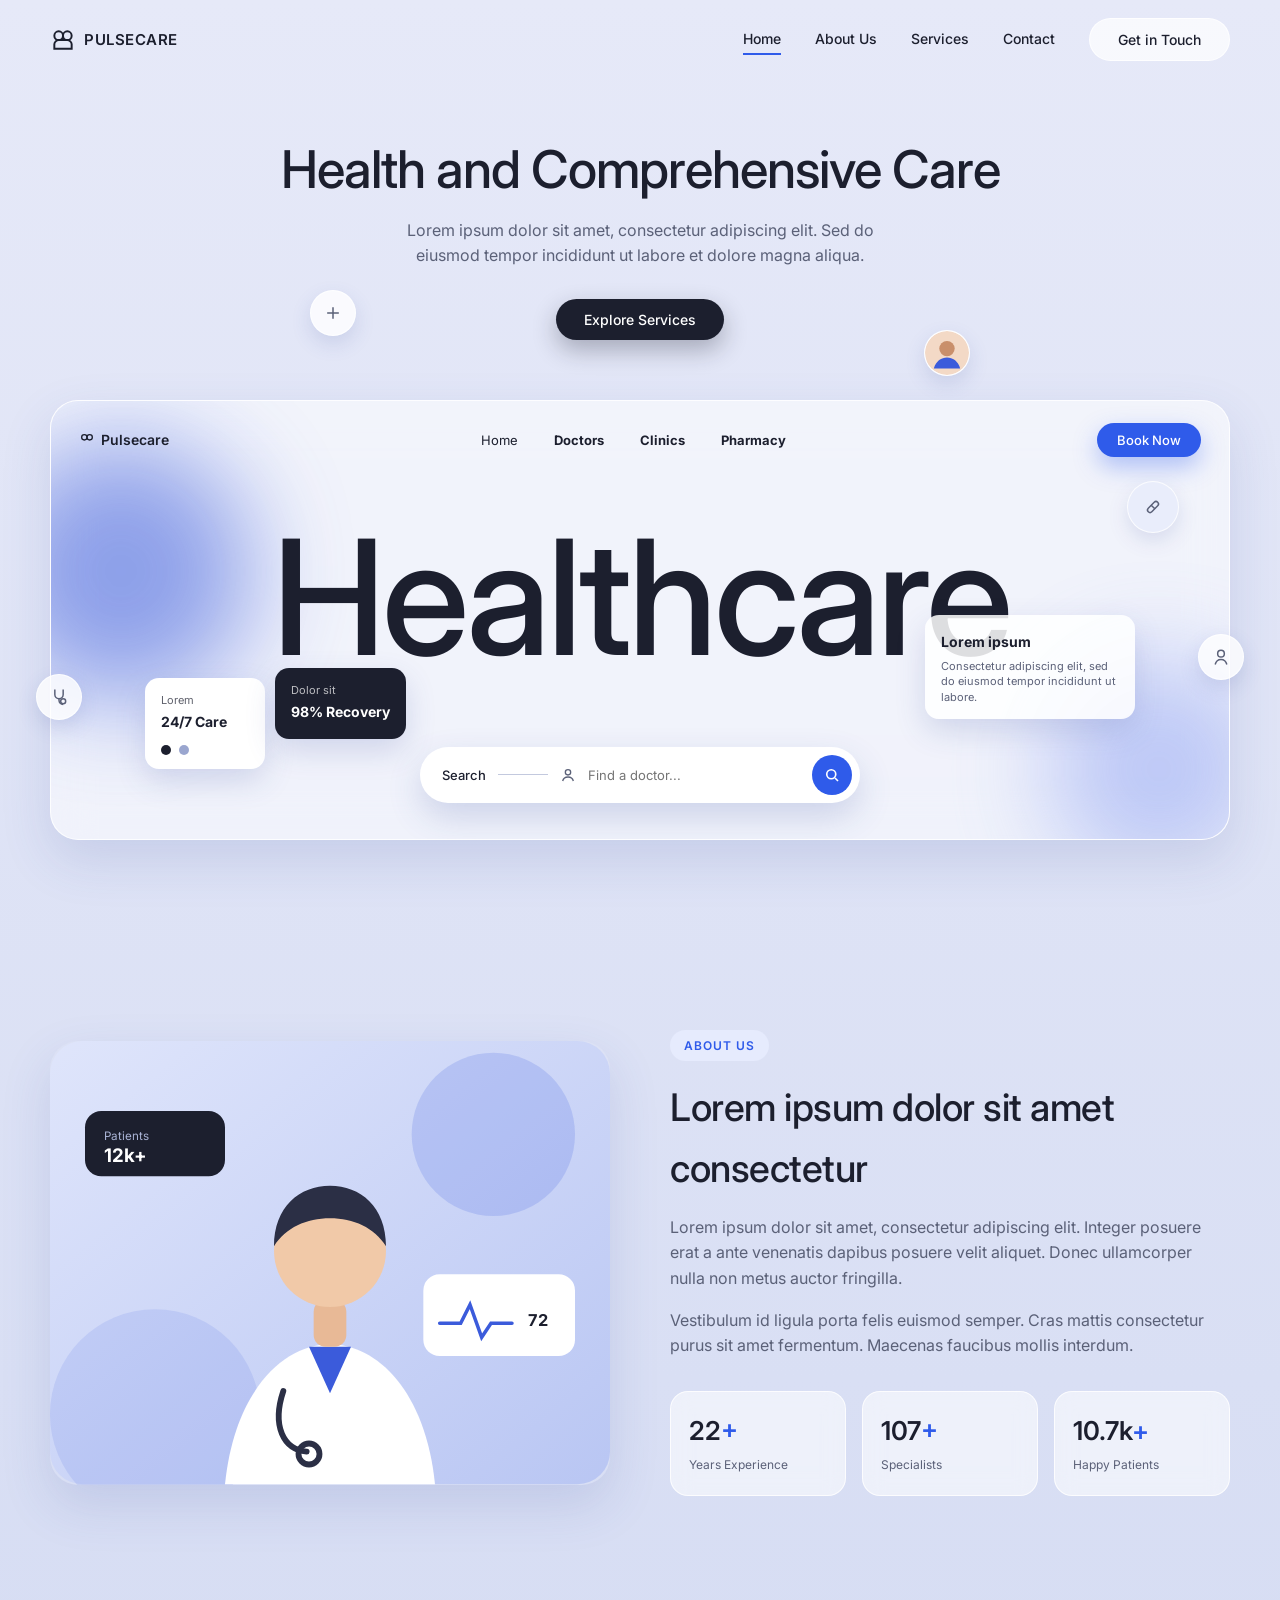
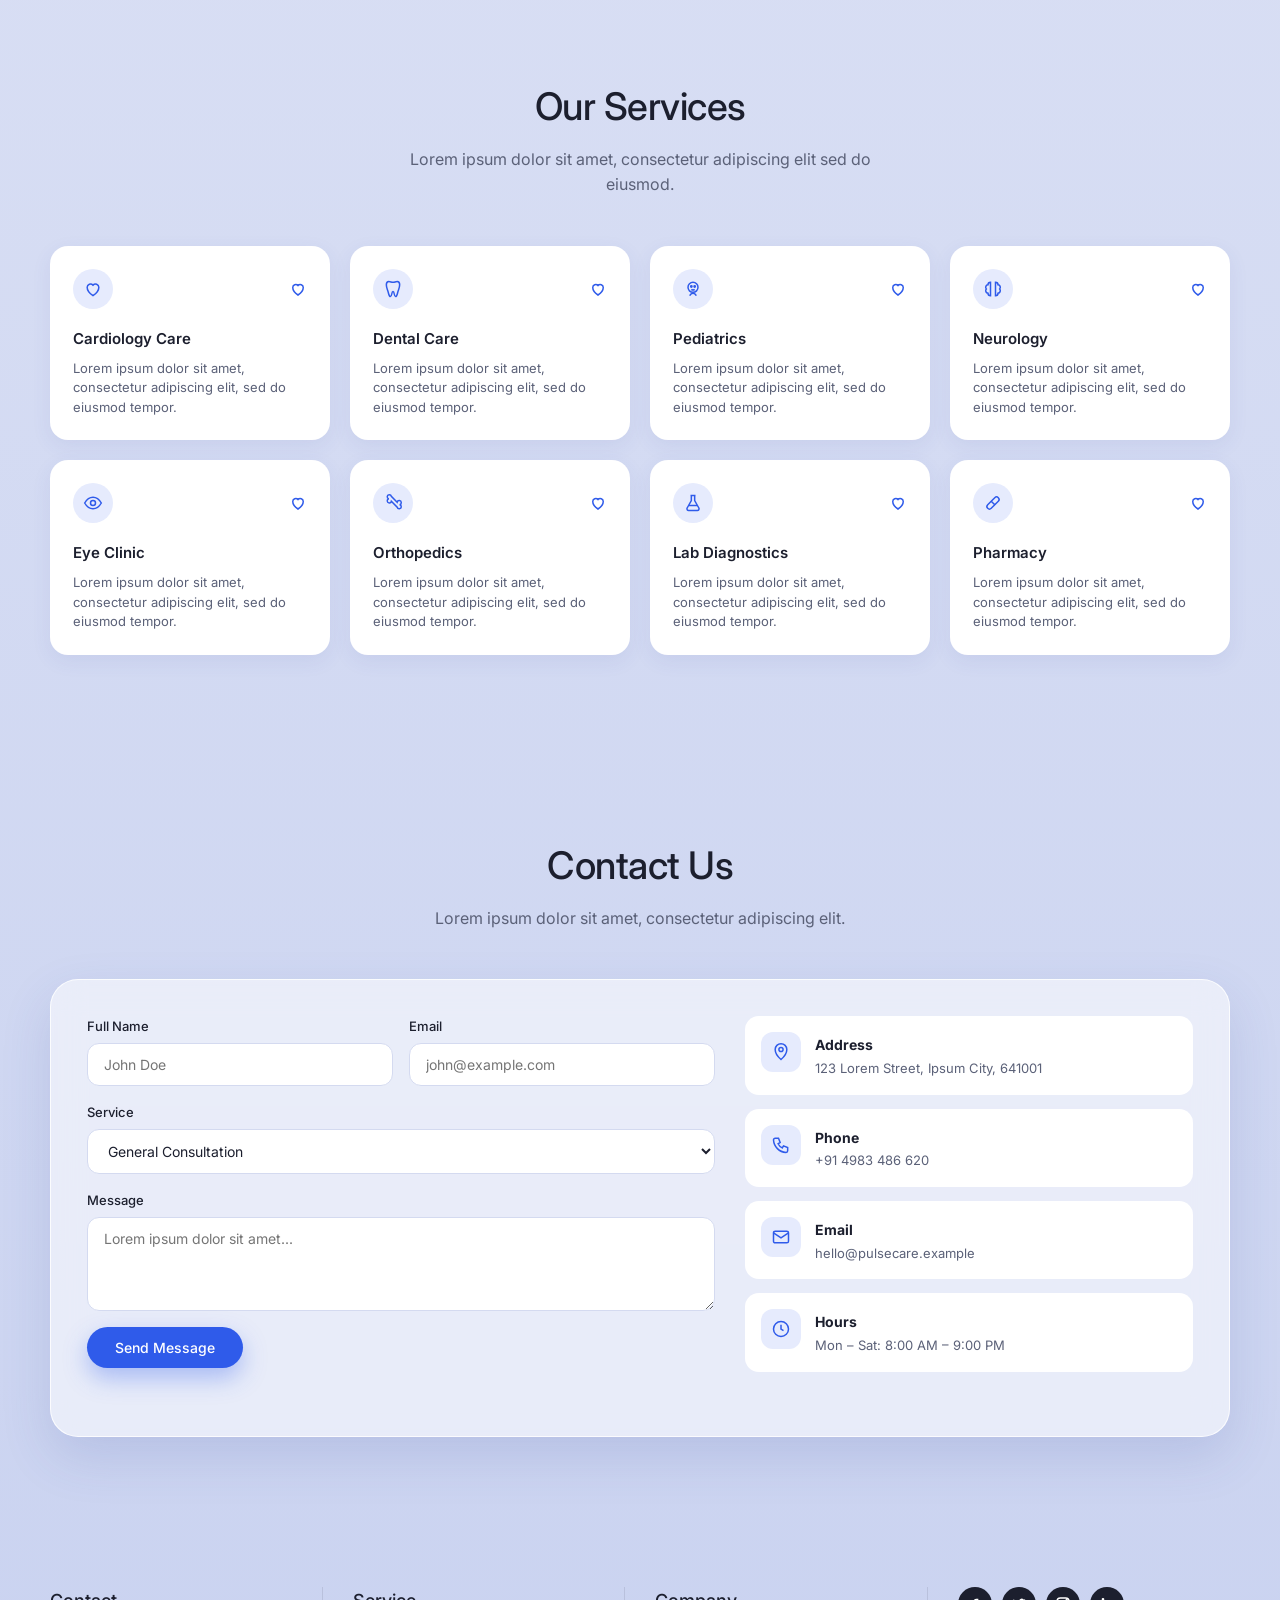
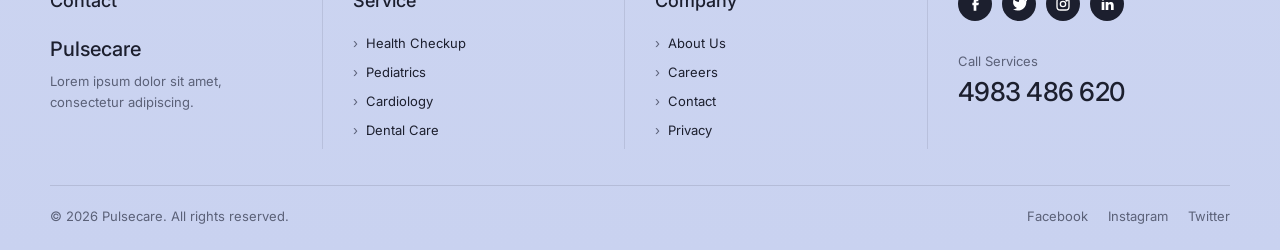
<file: LiquidGlass/index.html>
<!DOCTYPE html>
<html lang="en">
<head>
  <meta charset="UTF-8" />
  <meta name="viewport" content="width=device-width, initial-scale=1.0" />
  <title>Pulsecare — Healthcare</title>
  <link rel="preconnect" href="https://fonts.googleapis.com" />
  <link href="https://fonts.googleapis.com/css2?family=Inter:wght@300;400;500;600;700&display=swap" rel="stylesheet" />
  <link rel="stylesheet" href="style.css" />
</head>
<body>

  <!-- ================= NAVBAR ================= -->
  <header class="navbar" id="navbar">
    <div class="container nav-inner">
      <a href="#home" class="logo">
        <svg width="26" height="26" viewBox="0 0 24 24" fill="none" stroke="currentColor" stroke-width="1.8">
          <circle cx="8" cy="8" r="4"/><circle cx="16" cy="8" r="4"/><path d="M4 16c0-2 2-4 4-4h8c2 0 4 2 4 4v4H4z"/>
        </svg>
        <span>PULSECARE</span>
      </a>

      <nav class="nav-links" id="navLinks">
        <a href="#home" class="active">Home</a>
        <a href="#about">About Us</a>
        <a href="#services">Services</a>
        <a href="#contact">Contact</a>
        <a href="#contact" class="btn btn-light nav-cta">Get in Touch</a>
      </nav>

      <button class="hamburger" id="hamburger" aria-label="Toggle menu">
        <span></span><span></span><span></span>
      </button>
    </div>
  </header>

  <!-- ================= HERO ================= -->
  <section class="hero" id="home">
    <div class="container">
      <div class="hero-intro reveal">
        <h1>Health and Comprehensive Care</h1>
        <p>Lorem ipsum dolor sit amet, consectetur adipiscing elit. Sed do eiusmod tempor incididunt ut labore et dolore magna aliqua.</p>
        <a href="#services" class="btn btn-dark">Explore Services</a>
      </div>

      <!-- floating icons around hero -->
      <div class="float-icon fi-1">
        <svg viewBox="0 0 24 24" fill="none" stroke="currentColor" stroke-width="1.8"><path d="M12 5v14M5 12h14"/></svg>
      </div>
      <div class="float-icon fi-2 avatar">
        <svg viewBox="0 0 40 40"><circle cx="20" cy="20" r="20" fill="#f3d9c6"/><circle cx="20" cy="16" r="7" fill="#c98f6b"/><path d="M8 34c2-7 7-10 12-10s10 3 12 10" fill="#3b5bdb"/></svg>
      </div>

      <!-- Glass hero card -->
      <div class="hero-card reveal">
        <div class="blob blob-1"></div>
        <div class="blob blob-2"></div>

        <div class="card-nav">
          <span class="card-logo">
            <svg width="16" height="16" viewBox="0 0 24 24" fill="none" stroke="currentColor" stroke-width="2"><circle cx="8" cy="8" r="4"/><circle cx="16" cy="8" r="4"/></svg>
            Pulsecare
          </span>
          <div class="card-links">
            <span>Home</span><span><b>Doctors</b></span><span><b>Clinics</b></span><span><b>Pharmacy</b></span>
          </div>
          <a href="#contact" class="btn btn-blue btn-sm">Book Now</a>
        </div>

        <h2 class="hero-title">Healthcare</h2>

        <div class="mini-card mini-light">
          <small>Lorem</small>
          <strong>24/7 Care</strong>
          <div class="dots"><i class="dot dark"></i><i class="dot"></i></div>
        </div>
        <div class="mini-card mini-dark">
          <small>Dolor sit</small>
          <strong>98% Recovery</strong>
        </div>
        <div class="mini-card mini-text">
          <strong>Lorem ipsum</strong>
          <p>Consectetur adipiscing elit, sed do eiusmod tempor incididunt ut labore.</p>
        </div>

        <form class="search-bar" id="searchForm">
          <span class="search-label">Search</span>
          <span class="line"></span>
          <svg class="search-ico" viewBox="0 0 24 24" fill="none" stroke="currentColor" stroke-width="2"><circle cx="12" cy="8" r="4"/><path d="M4 21c1-4 4-6 8-6s7 2 8 6"/></svg>
          <input type="text" placeholder="Find a doctor..." id="searchInput" />
          <button type="submit" class="search-btn" aria-label="Search">
            <svg viewBox="0 0 24 24" fill="none" stroke="#fff" stroke-width="2.2"><circle cx="11" cy="11" r="6"/><path d="m20 20-4-4"/></svg>
          </button>
        </form>

        <div class="float-icon fi-3">
          <svg viewBox="0 0 24 24" fill="none" stroke="currentColor" stroke-width="1.8"><rect x="4" y="9" width="16" height="6" rx="3" transform="rotate(-45 12 12)"/><path d="m9.5 9.5 5 5"/></svg>
        </div>
      </div>

      <div class="float-icon fi-4">
        <svg viewBox="0 0 24 24" fill="none" stroke="currentColor" stroke-width="1.8"><path d="M7 3v6a5 5 0 0 0 10 0V3"/><circle cx="17" cy="17" r="3"/><path d="M12 14v2a5 5 0 0 0 5 5"/></svg>
      </div>
      <div class="float-icon fi-5">
        <svg viewBox="0 0 24 24" fill="none" stroke="currentColor" stroke-width="1.8"><circle cx="12" cy="8" r="4"/><path d="M5 21c1-4 4-6 7-6s6 2 7 6"/></svg>
      </div>
    </div>
  </section>

  <!-- ================= ABOUT ================= -->
  <section class="about" id="about">
    <div class="container about-grid">
      <div class="about-media reveal">
        <svg viewBox="0 0 480 380" class="about-svg" aria-label="Illustration of a doctor">
          <defs>
            <linearGradient id="g1" x1="0" y1="0" x2="1" y2="1">
              <stop offset="0" stop-color="#dfe5fb"/><stop offset="1" stop-color="#b9c6f3"/>
            </linearGradient>
          </defs>
          <rect width="480" height="380" rx="28" fill="url(#g1)"/>
          <circle cx="380" cy="80" r="70" fill="#3b5bdb" opacity=".18"/>
          <circle cx="90" cy="320" r="90" fill="#3b5bdb" opacity=".12"/>
          <!-- doctor -->
          <path d="M150 380c8-80 50-120 90-120s82 40 90 120z" fill="#fff"/>
          <path d="M222 262l18 40 18-40" fill="#3b5bdb"/>
          <rect x="226" y="222" width="28" height="40" rx="10" fill="#e8b996"/>
          <circle cx="240" cy="180" r="48" fill="#f1c9a8"/>
          <path d="M192 176c0-34 22-52 48-52s48 18 48 52c-10-16-28-24-48-24s-38 8-48 24z" fill="#2b2f45"/>
          <path d="M200 300c-10 30 0 50 20 52" fill="none" stroke="#2b2f45" stroke-width="5" stroke-linecap="round"/>
          <circle cx="222" cy="354" r="9" fill="none" stroke="#2b2f45" stroke-width="5"/>
          <!-- cards -->
          <g transform="translate(320 200)">
            <rect width="130" height="70" rx="14" fill="#fff"/>
            <path d="M14 42h18l8-16 10 28 8-12h18" fill="none" stroke="#3b5bdb" stroke-width="3" stroke-linecap="round"/>
            <text x="90" y="44" font-family="Inter" font-size="14" font-weight="700" fill="#1c1f2e">72</text>
          </g>
          <g transform="translate(30 60)">
            <rect width="120" height="56" rx="14" fill="#1c1f2e"/>
            <text x="16" y="25" font-family="Inter" font-size="10" fill="#aab4d6">Patients</text>
            <text x="16" y="44" font-family="Inter" font-size="16" font-weight="700" fill="#fff">12k+</text>
          </g>
        </svg>
      </div>

      <div class="about-content reveal">
        <span class="eyebrow">About Us</span>
        <h2 class="section-title left">Lorem ipsum dolor sit amet consectetur</h2>
        <p>Lorem ipsum dolor sit amet, consectetur adipiscing elit. Integer posuere erat a ante venenatis dapibus posuere velit aliquet. Donec ullamcorper nulla non metus auctor fringilla.</p>
        <p>Vestibulum id ligula porta felis euismod semper. Cras mattis consectetur purus sit amet fermentum. Maecenas faucibus mollis interdum.</p>

        <div class="stats">
          <div class="stat"><strong class="counter" data-target="25">0</strong><span>Years Experience</span></div>
          <div class="stat"><strong class="counter" data-target="120">0</strong><span>Specialists</span></div>
          <div class="stat"><strong class="counter" data-target="12000">0</strong><span>Happy Patients</span></div>
        </div>
      </div>
    </div>
  </section>

  <!-- ================= SERVICES ================= -->
  <section class="services" id="services">
    <div class="container">
      <h2 class="section-title reveal">Our Services</h2>
      <p class="section-sub reveal">Lorem ipsum dolor sit amet, consectetur adipiscing elit sed do eiusmod.</p>
      <div class="services-grid" id="servicesGrid"><!-- injected by JS --></div>
    </div>
  </section>

  <!-- ================= CONTACT ================= -->
  <section class="contact" id="contact">
    <div class="container">
      <h2 class="section-title reveal">Contact Us</h2>
      <p class="section-sub reveal">Lorem ipsum dolor sit amet, consectetur adipiscing elit.</p>

      <div class="contact-wrap reveal">
        <form class="contact-form" id="contactForm" novalidate>
          <div class="row">
            <div class="field">
              <label for="name">Full Name</label>
              <input id="name" type="text" placeholder="John Doe" required />
            </div>
            <div class="field">
              <label for="email">Email</label>
              <input id="email" type="email" placeholder="john@example.com" required />
            </div>
          </div>
          <div class="field">
            <label for="subject">Service</label>
            <select id="subject">
              <option>General Consultation</option>
              <option>Cardiology</option>
              <option>Dental Care</option>
              <option>Pediatrics</option>
            </select>
          </div>
          <div class="field">
            <label for="message">Message</label>
            <textarea id="message" rows="4" placeholder="Lorem ipsum dolor sit amet..." required></textarea>
          </div>
          <button type="submit" class="btn btn-blue">Send Message</button>
          <p class="form-msg" id="formMsg"></p>
        </form>

        <div class="contact-info">
          <div class="info-item">
            <span class="info-ico"><svg viewBox="0 0 24 24" fill="none" stroke="currentColor" stroke-width="1.8"><path d="M12 21s-7-6-7-12a7 7 0 0 1 14 0c0 6-7 12-7 12z"/><circle cx="12" cy="9" r="2.5"/></svg></span>
            <div><strong>Address</strong><p>123 Lorem Street, Ipsum City, 641001</p></div>
          </div>
          <div class="info-item">
            <span class="info-ico"><svg viewBox="0 0 24 24" fill="none" stroke="currentColor" stroke-width="1.8"><path d="M5 4h4l2 5-2.5 1.5a11 11 0 0 0 5 5L15 13l5 2v4a2 2 0 0 1-2 2A16 16 0 0 1 3 6a2 2 0 0 1 2-2"/></svg></span>
            <div><strong>Phone</strong><p>+91 4983 486 620</p></div>
          </div>
          <div class="info-item">
            <span class="info-ico"><svg viewBox="0 0 24 24" fill="none" stroke="currentColor" stroke-width="1.8"><rect x="3" y="5" width="18" height="14" rx="2"/><path d="m3 7 9 6 9-6"/></svg></span>
            <div><strong>Email</strong><p>hello@pulsecare.example</p></div>
          </div>
          <div class="info-item">
            <span class="info-ico"><svg viewBox="0 0 24 24" fill="none" stroke="currentColor" stroke-width="1.8"><circle cx="12" cy="12" r="9"/><path d="M12 7v5l3 2"/></svg></span>
            <div><strong>Hours</strong><p>Mon – Sat: 8:00 AM – 9:00 PM</p></div>
          </div>
        </div>
      </div>
    </div>
  </section>

  <!-- ================= FOOTER ================= -->
  <footer class="footer">
    <div class="container footer-grid">
      <div class="f-col">
        <h4>Contact</h4>
        <p class="f-brand">Pulsecare</p>
        <p class="muted">Lorem ipsum dolor sit amet,<br/>consectetur adipiscing.</p>
      </div>
      <div class="f-col">
        <h4>Service</h4>
        <ul>
          <li><a href="#services">Health Checkup</a></li>
          <li><a href="#services">Pediatrics</a></li>
          <li><a href="#services">Cardiology</a></li>
          <li><a href="#services">Dental Care</a></li>
        </ul>
      </div>
      <div class="f-col">
        <h4>Company</h4>
        <ul>
          <li><a href="#about">About Us</a></li>
          <li><a href="#about">Careers</a></li>
          <li><a href="#contact">Contact</a></li>
          <li><a href="#home">Privacy</a></li>
        </ul>
      </div>
      <div class="f-col">
        <div class="socials">
          <a href="#" aria-label="Facebook"><svg viewBox="0 0 24 24" fill="currentColor"><path d="M14 8h3V4h-3a4 4 0 0 0-4 4v2H8v4h2v8h4v-8h3l1-4h-4V8z"/></svg></a>
          <a href="#" aria-label="Twitter"><svg viewBox="0 0 24 24" fill="currentColor"><path d="M22 6c-.7.3-1.5.6-2.3.7.8-.5 1.5-1.3 1.8-2.3-.8.5-1.7.8-2.6 1A4 4 0 0 0 12 9a11 11 0 0 1-8-4s-4 9 5 13c-2 1.4-4 2-6 2 9 5 20 0 20-11.5V8c.8-.6 1.5-1.3 2-2z"/></svg></a>
          <a href="#" aria-label="Instagram"><svg viewBox="0 0 24 24" fill="none" stroke="currentColor" stroke-width="2"><rect x="3" y="3" width="18" height="18" rx="5"/><circle cx="12" cy="12" r="4"/><circle cx="17.5" cy="6.5" r="1" fill="currentColor"/></svg></a>
          <a href="#" aria-label="LinkedIn"><svg viewBox="0 0 24 24" fill="currentColor"><path d="M4 9h4v12H4zM6 3a2 2 0 1 1 0 4 2 2 0 0 1 0-4zM10 9h4v2c.6-1 2-2 4-2 3 0 4 2 4 5v7h-4v-6c0-1.5-.5-2.5-2-2.5S14 13.5 14 15v6h-4z"/></svg></a>
        </div>
        <p class="muted">Call Services</p>
        <p class="f-phone">4983 486 620</p>
      </div>
    </div>
    <div class="container footer-bottom">
      <p>© <span id="year"></span> Pulsecare. All rights reserved.</p>
      <div class="fb-links"><a href="#">Facebook</a><a href="#">Instagram</a><a href="#">Twitter</a></div>
    </div>
  </footer>

  <button class="to-top" id="toTop" aria-label="Back to top">
    <svg viewBox="0 0 24 24" fill="none" stroke="currentColor" stroke-width="2.2"><path d="m6 15 6-6 6 6"/></svg>
  </button>

  <script src="script.js"></script>
</body>
</html>
</file>
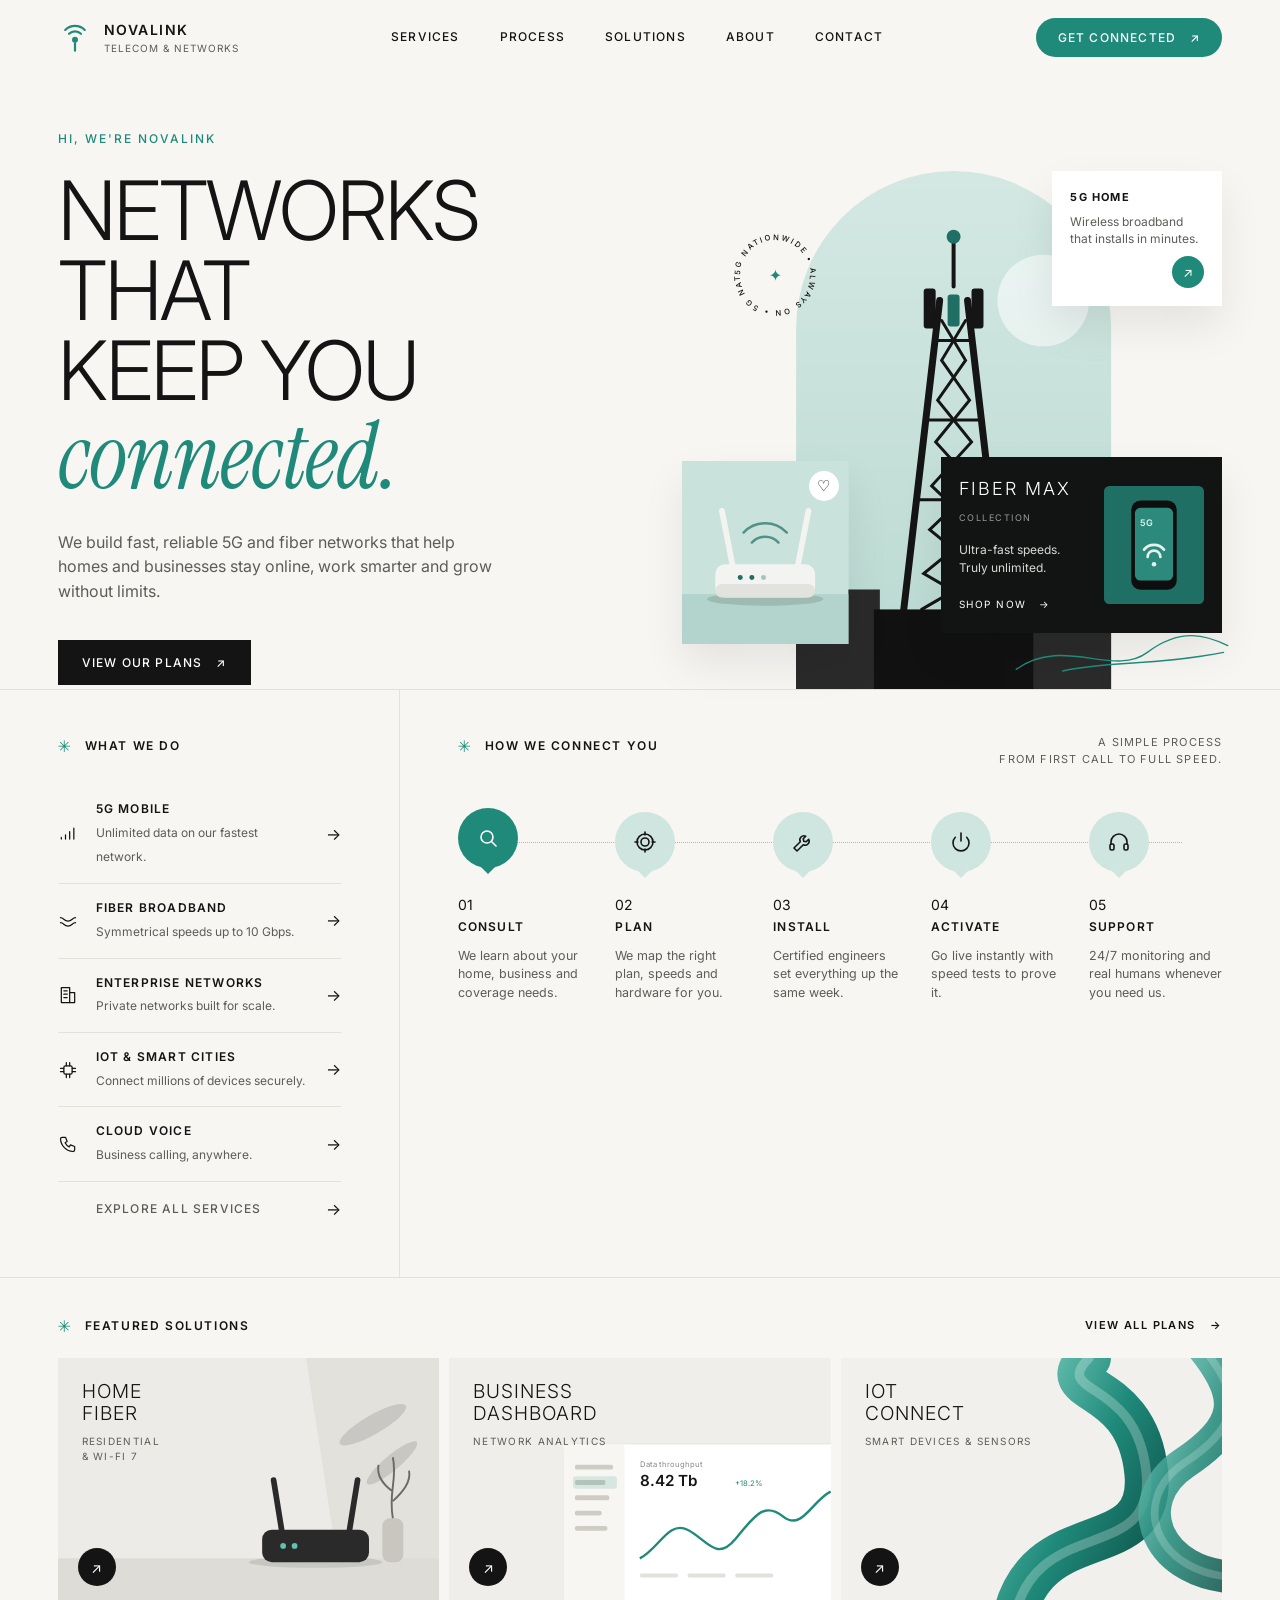
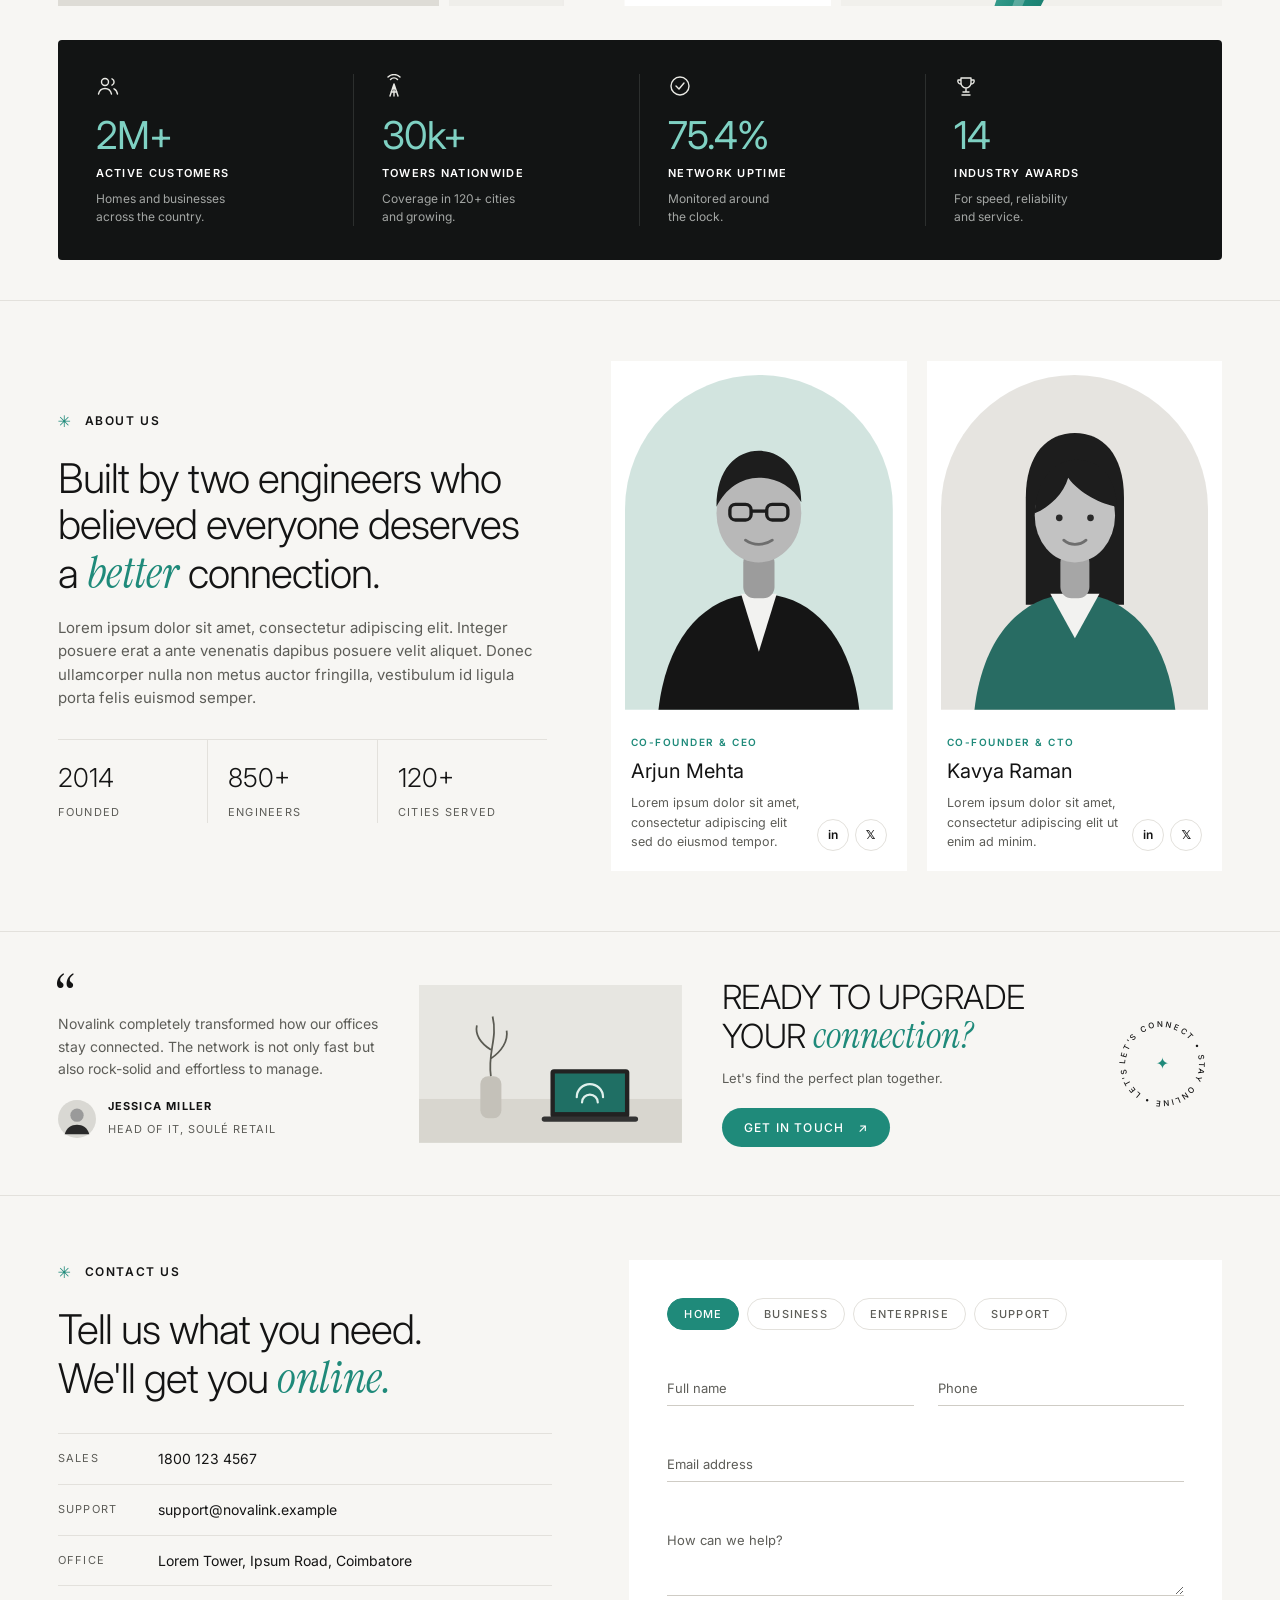
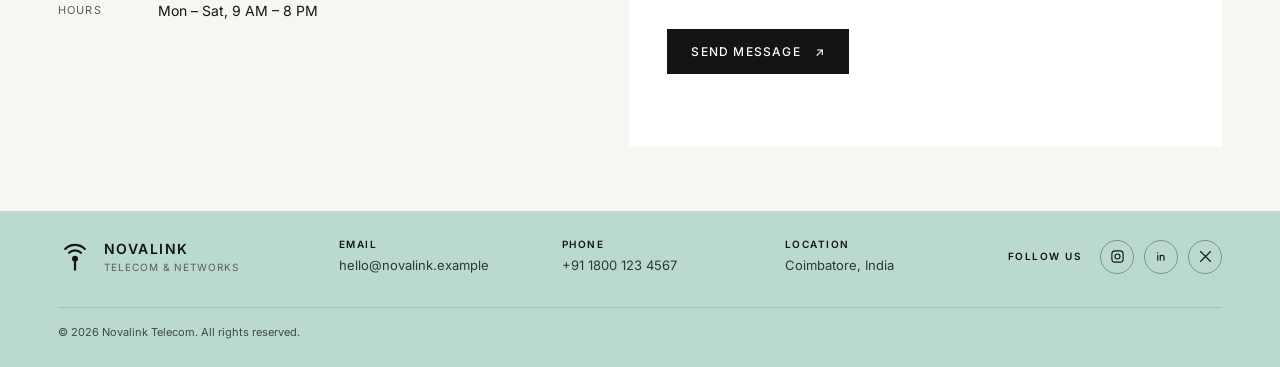
<file: Minimal/index.html>
<!DOCTYPE html>
<html lang="en">
<head>
  <meta charset="UTF-8" />
  <meta name="viewport" content="width=device-width, initial-scale=1.0" />
  <title>Novalink — Networks that keep you connected</title>
  <link rel="preconnect" href="https://fonts.googleapis.com" />
  <link href="https://fonts.googleapis.com/css2?family=Inter:wght@300;400;500;600&family=Instrument+Serif:ital@1&display=swap" rel="stylesheet" />
  <link rel="stylesheet" href="style.css" />
</head>
<body>

  <!-- ================= NAVBAR ================= -->
  <header class="navbar" id="navbar">
    <a href="#home" class="logo">
      <svg viewBox="0 0 40 40" class="logo-mark" aria-hidden="true">
        <circle cx="20" cy="22" r="3.5" fill="currentColor"/>
        <path d="M13 15a10 10 0 0 1 14 0M8.5 10.5a16.5 16.5 0 0 1 23 0" fill="none" stroke="currentColor" stroke-width="2.6" stroke-linecap="round"/>
        <path d="M20 26v9" stroke="currentColor" stroke-width="2.6" stroke-linecap="round"/>
      </svg>
      <span><b>NOVALINK</b><small>Telecom &amp; Networks</small></span>
    </a>

    <nav class="nav-links" id="navLinks">
      <a href="#services">Services</a>
      <a href="#process">Process</a>
      <a href="#solutions">Solutions</a>
      <a href="#about">About</a>
      <a href="#contact">Contact</a>
      <a href="#contact" class="btn btn-accent nav-cta-mobile">Get connected <span class="arr">↗</span></a>
    </nav>

    <a href="#contact" class="btn btn-accent nav-cta">Get connected <span class="arr">↗</span></a>

    <button class="hamburger" id="hamburger" aria-label="Toggle menu"><span></span><span></span></button>
  </header>

  <main>
    <!-- ================= HERO ================= -->
    <section class="hero" id="home">
      <div class="hero-text">
        <p class="eyebrow reveal">Hi, we're Novalink</p>
        <h1 class="reveal">Networks that<br/>keep you<br/><em>connected.</em></h1>
        <p class="lead reveal">We build fast, reliable 5G and fiber networks that help homes and businesses stay online, work smarter and grow without limits.</p>
        <a href="#solutions" class="btn btn-dark reveal">View our plans <span class="arr">↗</span></a>
      </div>

      <div class="hero-visual reveal">
        <!-- rotating badge -->
        <div class="badge-rotate">
          <svg viewBox="0 0 120 120">
            <defs><path id="circ" d="M60,60 m-44,0 a44,44 0 1,1 88,0 a44,44 0 1,1 -88,0"/></defs>
            <text><textPath href="#circ">5G NATIONWIDE • ALWAYS ON • 5G NATIONWIDE • ALWAYS ON •</textPath></text>
          </svg>
          <span class="badge-star">✦</span>
        </div>

        <!-- arch with tower -->
        <div class="arch" data-depth="8">
          <svg viewBox="0 0 400 520" preserveAspectRatio="xMidYMax slice" aria-label="Cell tower over a city">
            <defs>
              <linearGradient id="skyG" x1="0" y1="0" x2="0" y2="1">
                <stop offset="0" stop-color="#d4e8e3"/><stop offset="1" stop-color="#b9d9d1"/>
              </linearGradient>
            </defs>
            <rect width="400" height="520" fill="url(#skyG)"/>
            <circle cx="290" cy="130" r="46" fill="#fff" opacity=".55"/>
            <!-- signal waves -->
            <g fill="none" stroke="#1f6f64" stroke-width="3" stroke-linecap="round">
              <path class="wave w1" d="M176 92 a34 34 0 0 0 0 48"/>
              <path class="wave w2" d="M160 76 a56 56 0 0 0 0 80"/>
              <path class="wave w3" d="M144 60 a78 78 0 0 0 0 112"/>
              <path class="wave w1" d="M224 92 a34 34 0 0 1 0 48"/>
              <path class="wave w2" d="M240 76 a56 56 0 0 1 0 80"/>
              <path class="wave w3" d="M256 60 a78 78 0 0 1 0 112"/>
            </g>
            <!-- tower -->
            <g stroke="#151515" stroke-linecap="round" fill="none">
              <line x1="200" y1="70" x2="200" y2="116" stroke-width="4"/>
              <line x1="186" y1="130" x2="150" y2="440" stroke-width="7"/>
              <line x1="214" y1="130" x2="250" y2="440" stroke-width="7"/>
              <polyline points="188,150 212,190 184,230 218,272 178,316 224,360 170,404 232,440" stroke-width="3"/>
              <polyline points="212,150 188,190 216,230 182,272 222,316 176,360 230,404 168,440" stroke-width="3"/>
              <line x1="182" y1="170" x2="218" y2="170" stroke-width="3"/>
              <line x1="174" y1="250" x2="226" y2="250" stroke-width="3"/>
              <line x1="166" y1="330" x2="234" y2="330" stroke-width="3"/>
            </g>
            <rect x="170" y="118" width="12" height="40" rx="3" fill="#151515"/>
            <rect x="218" y="118" width="12" height="40" rx="3" fill="#151515"/>
            <rect x="194" y="124" width="12" height="32" rx="3" fill="#1f6f64"/>
            <circle cx="200" cy="66" r="7" fill="#1f6f64" class="beacon"/>
            <!-- skyline -->
            <g fill="#2a2a2a">
              <rect x="0" y="400" width="44" height="120"/>
              <rect x="40" y="370" width="38" height="150"/>
              <rect x="76" y="420" width="50" height="100"/>
              <rect x="270" y="380" width="46" height="140"/>
              <rect x="312" y="410" width="40" height="110"/>
              <rect x="350" y="360" width="50" height="160"/>
            </g>
            <g fill="#111"><rect x="120" y="440" width="160" height="80"/></g>
            <g fill="#b9d9d1" opacity=".75">
              <rect x="50" y="384" width="6" height="8"/><rect x="62" y="384" width="6" height="8"/><rect x="50" y="404" width="6" height="8"/>
              <rect x="360" y="376" width="6" height="8"/><rect x="374" y="376" width="6" height="8"/><rect x="360" y="396" width="6" height="8"/><rect x="374" y="416" width="6" height="8"/>
              <rect x="280" y="396" width="6" height="8"/><rect x="292" y="416" width="6" height="8"/>
            </g>
          </svg>
        </div>

        <!-- floating: small white card -->
        <a href="#services" class="float-card fc-white" data-depth="18">
          <b>5G HOME</b>
          <span>Wireless broadband that installs in minutes.</span>
          <i class="round-arrow">↗</i>
        </a>

        <!-- floating: tinted image card -->
        <div class="float-card fc-image" data-depth="24">
          <button class="heart" aria-label="Save">♡</button>
          <svg viewBox="0 0 200 220" aria-label="Wi-Fi router">
            <rect width="200" height="220" fill="#c9e2dc"/>
            <rect x="0" y="160" width="200" height="60" fill="#b3d4cc"/>
            <ellipse cx="100" cy="166" rx="70" ry="8" fill="#000" opacity=".12"/>
            <line x1="62" y1="132" x2="48" y2="60" stroke="#f3f3f1" stroke-width="7" stroke-linecap="round"/>
            <line x1="138" y1="132" x2="152" y2="60" stroke="#f3f3f1" stroke-width="7" stroke-linecap="round"/>
            <rect x="40" y="124" width="120" height="40" rx="12" fill="#f3f3f1"/>
            <rect x="40" y="148" width="120" height="16" rx="8" fill="#e2e2df"/>
            <circle cx="70" cy="140" r="3" fill="#1f6f64"/><circle cx="84" cy="140" r="3" fill="#1f6f64"/><circle cx="98" cy="140" r="3" fill="#9fc9bf"/>
            <g fill="none" stroke="#1f6f64" stroke-width="3" stroke-linecap="round" opacity=".7">
              <path d="M84 98a22 22 0 0 1 32 0"/><path d="M74 86a36 36 0 0 1 52 0"/>
            </g>
          </svg>
        </div>

        <!-- floating: dark product card -->
        <div class="float-card fc-dark" data-depth="14">
          <div>
            <h4>FIBER MAX</h4>
            <small>Collection</small>
            <p>Ultra-fast speeds.<br/>Truly unlimited.</p>
            <a href="#solutions">Shop now <span>→</span></a>
          </div>
          <svg viewBox="0 0 110 130" aria-label="Smartphone">
            <rect width="110" height="130" rx="6" fill="#1f6f64"/>
            <rect x="30" y="16" width="50" height="98" rx="10" fill="#0e0e0e"/>
            <rect x="34" y="24" width="42" height="80" rx="6" fill="#2b8a7c"/>
            <path d="M44 70a14 14 0 0 1 22 0M48 78a7 7 0 0 1 14 0" fill="none" stroke="#e4f2ef" stroke-width="3" stroke-linecap="round"/>
            <circle cx="55" cy="86" r="2.5" fill="#e4f2ef"/>
            <text x="40" y="44" fill="#e4f2ef" font-size="10" font-family="Inter" font-weight="600">5G</text>
          </svg>
        </div>

        <!-- swoosh -->
        <svg class="swoosh" viewBox="0 0 260 60" aria-hidden="true">
          <path d="M5 50 C60 10 120 60 160 30 S230 10 255 22 M60 52 C110 40 170 46 250 30" fill="none" stroke="#1f8a7a" stroke-width="1.6" stroke-linecap="round"/>
        </svg>
      </div>
    </section>

    <!-- ================= SERVICES + PROCESS ================= -->
    <section class="split">
      <div class="services" id="services">
        <h2 class="label"><span class="star">✳</span> What we do</h2>
        <ul class="service-list">
          <li class="reveal"><a href="#contact">
            <svg viewBox="0 0 24 24"><path d="M4 18v-2M9 18v-5M14 18V9M19 18V5"/></svg>
            <div><b>5G Mobile</b><span>Unlimited data on our fastest network.</span></div><i>→</i></a></li>
          <li class="reveal"><a href="#contact">
            <svg viewBox="0 0 24 24"><path d="M3 8c4 0 4 4 9 4s5-4 9-4M3 14c4 0 4 4 9 4s5-4 9-4"/></svg>
            <div><b>Fiber Broadband</b><span>Symmetrical speeds up to 10 Gbps.</span></div><i>→</i></a></li>
          <li class="reveal"><a href="#contact">
            <svg viewBox="0 0 24 24"><rect x="4" y="3" width="10" height="18"/><path d="M14 9h6v12H14M7 7h4M7 11h4M7 15h4"/></svg>
            <div><b>Enterprise Networks</b><span>Private networks built for scale.</span></div><i>→</i></a></li>
          <li class="reveal"><a href="#contact">
            <svg viewBox="0 0 24 24"><rect x="7" y="7" width="10" height="10" rx="2"/><path d="M10 3v4M14 3v4M10 17v4M14 17v4M3 10h4M3 14h4M17 10h4M17 14h4"/></svg>
            <div><b>IoT &amp; Smart Cities</b><span>Connect millions of devices securely.</span></div><i>→</i></a></li>
          <li class="reveal"><a href="#contact">
            <svg viewBox="0 0 24 24"><path d="M5 4h4l2 5-2.5 1.5a11 11 0 0 0 5 5L15 13l5 2v4a2 2 0 0 1-2 2A16 16 0 0 1 3 6a2 2 0 0 1 2-2"/></svg>
            <div><b>Cloud Voice</b><span>Business calling, anywhere.</span></div><i>→</i></a></li>
          <li class="reveal muted-row"><a href="#solutions"><div><b class="thin">Explore all services</b></div><i>→</i></a></li>
        </ul>
      </div>

      <div class="process" id="process">
        <div class="process-head">
          <h2 class="label"><span class="star">✳</span> How we connect you</h2>
          <p class="right-note">A simple process<br/>from first call to full speed.</p>
        </div>
        <ol class="steps" id="steps">
          <li class="step reveal">
            <span class="bubble"><svg viewBox="0 0 24 24"><circle cx="11" cy="11" r="6"/><path d="m20 20-4.5-4.5"/></svg></span>
            <em>01</em><b>Consult</b><p>We learn about your home, business and coverage needs.</p>
          </li>
          <li class="step reveal">
            <span class="bubble"><svg viewBox="0 0 24 24"><circle cx="12" cy="12" r="8"/><circle cx="12" cy="12" r="4"/><path d="M12 2v3M12 19v3M2 12h3M19 12h3"/></svg></span>
            <em>02</em><b>Plan</b><p>We map the right plan, speeds and hardware for you.</p>
          </li>
          <li class="step reveal">
            <span class="bubble"><svg viewBox="0 0 24 24"><path d="M14.7 6.3a4 4 0 0 0-5.4 5.4L3 18l3 3 6.3-6.3a4 4 0 0 0 5.4-5.4l-2.5 2.5-2.4-.6-.6-2.4z"/></svg></span>
            <em>03</em><b>Install</b><p>Certified engineers set everything up the same week.</p>
          </li>
          <li class="step reveal">
            <span class="bubble"><svg viewBox="0 0 24 24"><path d="M12 3v8"/><path d="M6.3 7.3a8 8 0 1 0 11.4 0"/></svg></span>
            <em>04</em><b>Activate</b><p>Go live instantly with speed tests to prove it.</p>
          </li>
          <li class="step reveal">
            <span class="bubble"><svg viewBox="0 0 24 24"><path d="M4 14v-2a8 8 0 0 1 16 0v2"/><rect x="3" y="14" width="4" height="6" rx="1.5"/><rect x="17" y="14" width="4" height="6" rx="1.5"/></svg></span>
            <em>05</em><b>Support</b><p>24/7 monitoring and real humans whenever you need us.</p>
          </li>
        </ol>
      </div>
    </section>

    <!-- ================= SOLUTIONS ================= -->
    <section class="solutions" id="solutions">
      <div class="row-head">
        <h2 class="label"><span class="star">✳</span> Featured solutions</h2>
        <a href="#contact" class="link-arrow">View all plans <span>→</span></a>
      </div>
      <div class="sol-grid">
        <article class="sol-card reveal">
          <div class="sol-text"><h3>HOME<br/>FIBER</h3><span>Residential<br/>&amp; Wi-Fi 7</span></div>
          <svg viewBox="0 0 400 260" preserveAspectRatio="xMidYMid slice" aria-hidden="true">
            <rect width="400" height="260" fill="#ecebe7"/>
            <path d="M260 0 L400 0 L400 260 L300 260 Z" fill="#e2e1dc"/>
            <g opacity=".18" fill="#555"><ellipse cx="330" cy="70" rx="40" ry="10" transform="rotate(-30 330 70)"/><ellipse cx="350" cy="110" rx="34" ry="8" transform="rotate(-40 350 110)"/></g>
            <rect x="0" y="210" width="400" height="50" fill="#dedcd6"/>
            <ellipse cx="270" cy="214" rx="70" ry="6" fill="#000" opacity=".1"/>
            <line x1="236" y1="190" x2="226" y2="128" stroke="#2a2a2a" stroke-width="6" stroke-linecap="round"/>
            <line x1="304" y1="190" x2="314" y2="128" stroke="#2a2a2a" stroke-width="6" stroke-linecap="round"/>
            <rect x="214" y="180" width="112" height="34" rx="10" fill="#2a2a2a"/>
            <circle cx="236" cy="197" r="3" fill="#5fc2b2"/><circle cx="248" cy="197" r="3" fill="#5fc2b2"/>
            <rect x="340" y="168" width="22" height="46" rx="8" fill="#c9c6bf"/>
            <path d="M351 168 C346 140 356 128 351 104 M351 150 C362 140 370 130 368 118 M351 140 C340 132 334 122 336 112" stroke="#6b6b62" stroke-width="2" fill="none"/>
          </svg>
          <a href="#contact" class="corner-btn" aria-label="Open Home Fiber">↗</a>
        </article>

        <article class="sol-card reveal">
          <div class="sol-text"><h3>BUSINESS<br/>DASHBOARD</h3><span>Network analytics</span></div>
          <svg viewBox="0 0 400 260" preserveAspectRatio="xMidYMid slice" aria-hidden="true">
            <rect width="400" height="260" fill="#efeeea"/>
            <rect x="120" y="90" width="300" height="200" rx="10" fill="#fff" stroke="#e3e1db"/>
            <rect x="120" y="90" width="64" height="200" fill="#f7f6f3"/>
            <g fill="#cfccc4"><rect x="132" y="112" width="40" height="5" rx="2"/><rect x="132" y="128" width="32" height="5" rx="2"/><rect x="132" y="144" width="36" height="5" rx="2"/><rect x="132" y="160" width="28" height="5" rx="2"/><rect x="132" y="176" width="34" height="5" rx="2"/></g>
            <rect x="130" y="124" width="46" height="13" rx="3" fill="#1f8a7a" opacity=".15"/>
            <text x="200" y="114" font-family="Inter" font-size="8" fill="#888">Data throughput</text>
            <text x="200" y="134" font-family="Inter" font-size="16" font-weight="600" fill="#151515">8.42 Tb</text>
            <text x="300" y="134" font-family="Inter" font-size="8" fill="#1f8a7a">+18.2%</text>
            <path class="draw" d="M200 210 C220 200 230 170 250 180 S280 214 300 190 S330 150 350 166 S380 150 400 140" fill="none" stroke="#1f8a7a" stroke-width="2.5"/>
            <g fill="#e3e1db"><rect x="200" y="226" width="40" height="4" rx="2"/><rect x="250" y="226" width="40" height="4" rx="2"/><rect x="300" y="226" width="40" height="4" rx="2"/></g>
          </svg>
          <a href="#contact" class="corner-btn" aria-label="Open Business Dashboard">↗</a>
        </article>

        <article class="sol-card reveal">
          <div class="sol-text"><h3>IOT<br/>CONNECT</h3><span>Smart devices &amp; sensors</span></div>
          <svg viewBox="0 0 400 260" preserveAspectRatio="xMidYMid slice" aria-hidden="true">
            <defs>
              <linearGradient id="ribbonG" x1="0" y1="0" x2="1" y2="1">
                <stop offset="0" stop-color="#7fd1c3"/><stop offset=".5" stop-color="#1f8a7a"/><stop offset="1" stop-color="#0b4a42"/>
              </linearGradient>
            </defs>
            <rect width="400" height="260" fill="#f1f0ec"/>
            <g fill="none" stroke-linecap="round" class="ribbon">
              <path d="M180 280 C200 160 330 220 320 120 S220 40 260 0" stroke="url(#ribbonG)" stroke-width="46"/>
              <path d="M180 280 C200 160 330 220 320 120 S220 40 260 0" stroke="#fff" stroke-opacity=".25" stroke-width="10"/>
              <path d="M420 230 C330 230 300 150 360 110 S420 40 380 -10" stroke="url(#ribbonG)" stroke-width="34" opacity=".85"/>
              <path d="M420 230 C330 230 300 150 360 110 S420 40 380 -10" stroke="#fff" stroke-opacity=".2" stroke-width="8"/>
            </g>
          </svg>
          <a href="#contact" class="corner-btn" aria-label="Open IoT Connect">↗</a>
        </article>
      </div>
    </section>

    <!-- ================= STATS ================= -->
    <section class="stats-wrap">
      <div class="stats reveal">
        <div class="stat">
          <svg viewBox="0 0 24 24"><circle cx="9" cy="8" r="3.5"/><path d="M2.5 20c.8-3.5 3.4-5.5 6.5-5.5s5.7 2 6.5 5.5M16 4.8a3.5 3.5 0 0 1 0 6.4M18 14.8c1.8.8 3 2.6 3.5 5.2"/></svg>
          <strong class="counter" data-target="2" data-suffix="M+">0</strong>
          <b>Active customers</b><p>Homes and businesses<br/>across the country.</p>
        </div>
        <div class="stat">
          <svg viewBox="0 0 24 24"><path d="M12 10v12M8 22l4-12 4 12M9 18h6"/><path d="M8.5 5.5a5 5 0 0 1 7 0M6 3a8.5 8.5 0 0 1 12 0"/></svg>
          <strong class="counter" data-target="40" data-suffix="k+">0</strong>
          <b>Towers nationwide</b><p>Coverage in 120+ cities<br/>and growing.</p>
        </div>
        <div class="stat">
          <svg viewBox="0 0 24 24"><circle cx="12" cy="12" r="9"/><path d="M8 12l3 3 5-6"/></svg>
          <strong class="counter" data-target="99.9" data-decimals="1" data-suffix="%">0</strong>
          <b>Network uptime</b><p>Monitored around<br/>the clock.</p>
        </div>
        <div class="stat">
          <svg viewBox="0 0 24 24"><path d="M7 4h10v5a5 5 0 0 1-10 0zM7 6H4a3 3 0 0 0 3 4M17 6h3a3 3 0 0 1-3 4M12 14v4M8 21h8M9 18h6"/></svg>
          <strong class="counter" data-target="18">0</strong>
          <b>Industry awards</b><p>For speed, reliability<br/>and service.</p>
        </div>
      </div>
    </section>

    <!-- ================= ABOUT ================= -->
    <section class="about" id="about">
      <div class="about-intro reveal">
        <h2 class="label"><span class="star">✳</span> About us</h2>
        <h3 class="about-title">Built by two engineers who believed everyone deserves a <em>better</em> connection.</h3>
        <p>Lorem ipsum dolor sit amet, consectetur adipiscing elit. Integer posuere erat a ante venenatis dapibus posuere velit aliquet. Donec ullamcorper nulla non metus auctor fringilla, vestibulum id ligula porta felis euismod semper.</p>
        <div class="about-facts">
          <div><b>2014</b><span>Founded</span></div>
          <div><b>850+</b><span>Engineers</span></div>
          <div><b>120+</b><span>Cities served</span></div>
        </div>
      </div>

      <div class="founders">
        <article class="founder reveal">
          <div class="founder-arch">
            <svg viewBox="0 0 240 300" preserveAspectRatio="xMidYMax slice" aria-label="Portrait of Arjun Mehta">
              <rect width="240" height="300" fill="#cfe5df"/>
              <path d="M30 300c8-70 46-104 90-104s82 34 90 104z" fill="#151515"/>
              <path d="M104 196l16 52 16-52z" fill="#f2f2f0"/>
              <rect x="106" y="158" width="28" height="42" rx="10" fill="#9c9c9c"/>
              <ellipse cx="120" cy="124" rx="38" ry="44" fill="#b8b8b8"/>
              <path d="M82 118c0-34 18-50 38-50s38 16 38 46c-8-14-22-22-38-22s-30 10-38 26z" fill="#1d1d1d"/>
              <g fill="none" stroke="#1d1d1d" stroke-width="3"><rect x="94" y="116" width="19" height="14" rx="5"/><rect x="127" y="116" width="19" height="14" rx="5"/><line x1="113" y1="122" x2="127" y2="122"/></g>
              <path d="M108 148c7 5 17 5 24 0" fill="none" stroke="#6e6e6e" stroke-width="2.5" stroke-linecap="round"/>
            </svg>
          </div>
          <div class="founder-info">
            <div>
              <span class="role">Co-founder &amp; CEO</span>
              <h4>Arjun Mehta</h4>
              <p>Lorem ipsum dolor sit amet, consectetur adipiscing elit sed do eiusmod tempor.</p>
            </div>
            <div class="socials">
              <a href="#" aria-label="LinkedIn">in</a><a href="#" aria-label="X">𝕏</a>
            </div>
          </div>
        </article>

        <article class="founder reveal">
          <div class="founder-arch">
            <svg viewBox="0 0 240 300" preserveAspectRatio="xMidYMax slice" aria-label="Portrait of Kavya Raman">
              <rect width="240" height="300" fill="#e6e4df"/>
              <path d="M76 110c0-40 20-58 44-58s44 18 44 58v96H76z" fill="#1d1d1d"/>
              <path d="M30 300c8-70 46-104 90-104s82 34 90 104z" fill="#1f6f64"/>
              <path d="M98 196l22 40 22-40z" fill="#f2f2f0"/>
              <rect x="107" y="158" width="26" height="42" rx="10" fill="#a6a6a6"/>
              <ellipse cx="120" cy="126" rx="36" ry="42" fill="#c2c2c2"/>
              <path d="M84 124c2-32 18-48 38-48s34 14 36 42c-14-2-34-12-44-26-4 14-16 26-30 32z" fill="#1d1d1d"/>
              <circle cx="106" cy="128" r="3" fill="#2a2a2a"/><circle cx="134" cy="128" r="3" fill="#2a2a2a"/>
              <path d="M110 148c6 5 14 5 20 0" fill="none" stroke="#6e6e6e" stroke-width="2.5" stroke-linecap="round"/>
            </svg>
          </div>
          <div class="founder-info">
            <div>
              <span class="role">Co-founder &amp; CTO</span>
              <h4>Kavya Raman</h4>
              <p>Lorem ipsum dolor sit amet, consectetur adipiscing elit ut enim ad minim.</p>
            </div>
            <div class="socials">
              <a href="#" aria-label="LinkedIn">in</a><a href="#" aria-label="X">𝕏</a>
            </div>
          </div>
        </article>
      </div>
    </section>

    <!-- ================= TESTIMONIAL + CTA ================= -->
    <section class="cta-row">
      <div class="quote reveal">
        <span class="qmark">“</span>
        <p>Novalink completely transformed how our offices stay connected. The network is not only fast but also rock-solid and effortless to manage.</p>
        <div class="person">
          <svg viewBox="0 0 40 40"><circle cx="20" cy="20" r="20" fill="#d9d8d3"/><circle cx="20" cy="16" r="7" fill="#9a9a9a"/><path d="M7 36c2-7 7-10 13-10s11 3 13 10" fill="#2a2a2a"/></svg>
          <div><b>Jessica Miller</b><span>Head of IT, Soulé Retail</span></div>
        </div>
      </div>

      <div class="cta-image reveal">
        <svg viewBox="0 0 300 180" preserveAspectRatio="xMidYMid slice" aria-hidden="true">
          <rect width="300" height="180" fill="#e7e6e1"/>
          <rect x="0" y="130" width="300" height="50" fill="#d8d6cf"/>
          <rect x="150" y="96" width="90" height="56" rx="4" fill="#222"/>
          <rect x="155" y="101" width="80" height="44" fill="#1f6f64"/>
          <path d="M180 128a14 14 0 0 1 30 0M186 134a7 7 0 0 1 18 0" fill="none" stroke="#dff0ec" stroke-width="2.5" stroke-linecap="round"/>
          <rect x="140" y="150" width="110" height="6" rx="3" fill="#333"/>
          <rect x="70" y="104" width="24" height="48" rx="9" fill="#c4c1b9"/>
          <path d="M82 104 C78 76 90 62 84 36 M82 84 C94 76 102 64 100 52 M82 74 C70 66 64 56 66 46" stroke="#5a5a52" stroke-width="2" fill="none"/>
        </svg>
      </div>

      <div class="cta-text reveal">
        <h3>Ready to upgrade<br/>your <em>connection?</em></h3>
        <p>Let's find the perfect plan together.</p>
        <a href="#contact" class="btn btn-accent">Get in touch <span class="arr">↗</span></a>
      </div>

      <div class="badge-rotate small">
        <svg viewBox="0 0 120 120">
          <defs><path id="circ2" d="M60,60 m-44,0 a44,44 0 1,1 88,0 a44,44 0 1,1 -88,0"/></defs>
          <text><textPath href="#circ2">LET'S CONNECT • STAY ONLINE • LET'S CONNECT • STAY ONLINE •</textPath></text>
        </svg>
        <span class="badge-star">✦</span>
      </div>
    </section>

    <!-- ================= CONTACT ================= -->
    <section class="contact" id="contact">
      <div class="contact-left reveal">
        <h2 class="label"><span class="star">✳</span> Contact us</h2>
        <h3 class="contact-title">Tell us what you need.<br/>We'll get you <em>online.</em></h3>
        <ul class="contact-list">
          <li><span>Sales</span><a href="tel:18001234567">1800 123 4567</a></li>
          <li><span>Support</span><a href="mailto:support@novalink.example">support@novalink.example</a></li>
          <li><span>Office</span>Lorem Tower, Ipsum Road, Coimbatore</li>
          <li><span>Hours</span>Mon – Sat, 9 AM – 8 PM</li>
        </ul>
      </div>

      <form class="contact-form reveal" id="contactForm" novalidate>
        <div class="chips" id="chips">
          <button type="button" class="active">Home</button>
          <button type="button">Business</button>
          <button type="button">Enterprise</button>
          <button type="button">Support</button>
        </div>
        <div class="row">
          <div class="field"><input id="name" placeholder=" " /><label for="name">Full name</label></div>
          <div class="field"><input id="phone" placeholder=" " /><label for="phone">Phone</label></div>
        </div>
        <div class="field"><input id="email" type="email" placeholder=" " /><label for="email">Email address</label></div>
        <div class="field"><textarea id="message" rows="3" placeholder=" "></textarea><label for="message">How can we help?</label></div>
        <button class="btn btn-dark" type="submit">Send message <span class="arr">↗</span></button>
        <p class="form-msg" id="formMsg" role="status"></p>
      </form>
    </section>
  </main>

  <!-- ================= FOOTER ================= -->
  <footer class="footer">
    <a href="#home" class="logo">
      <svg viewBox="0 0 40 40" class="logo-mark" aria-hidden="true">
        <circle cx="20" cy="22" r="3.5" fill="currentColor"/>
        <path d="M13 15a10 10 0 0 1 14 0M8.5 10.5a16.5 16.5 0 0 1 23 0" fill="none" stroke="currentColor" stroke-width="2.6" stroke-linecap="round"/>
        <path d="M20 26v9" stroke="currentColor" stroke-width="2.6" stroke-linecap="round"/>
      </svg>
      <span><b>NOVALINK</b><small>Telecom &amp; Networks</small></span>
    </a>
    <div class="f-item"><b>Email</b><span>hello@novalink.example</span></div>
    <div class="f-item"><b>Phone</b><span>+91 1800 123 4567</span></div>
    <div class="f-item"><b>Location</b><span>Coimbatore, India</span></div>
    <div class="f-follow">
      <b>Follow us</b>
      <a href="#" aria-label="Instagram"><svg viewBox="0 0 24 24"><rect x="3" y="3" width="18" height="18" rx="5"/><circle cx="12" cy="12" r="4"/></svg></a>
      <a href="#" aria-label="LinkedIn"><svg viewBox="0 0 24 24"><path d="M6 10v8M6 6v.5M10 18v-8M10 13c0-2 1.5-3 3-3s3 1 3 3v5"/></svg></a>
      <a href="#" aria-label="X"><svg viewBox="0 0 24 24"><path d="M4 4l16 16M20 4L4 20"/></svg></a>
    </div>
    <p class="copy">© <span id="year"></span> Novalink Telecom. All rights reserved.</p>
  </footer>

  <script src="script.js"></script>
</body>
</html>
</file>
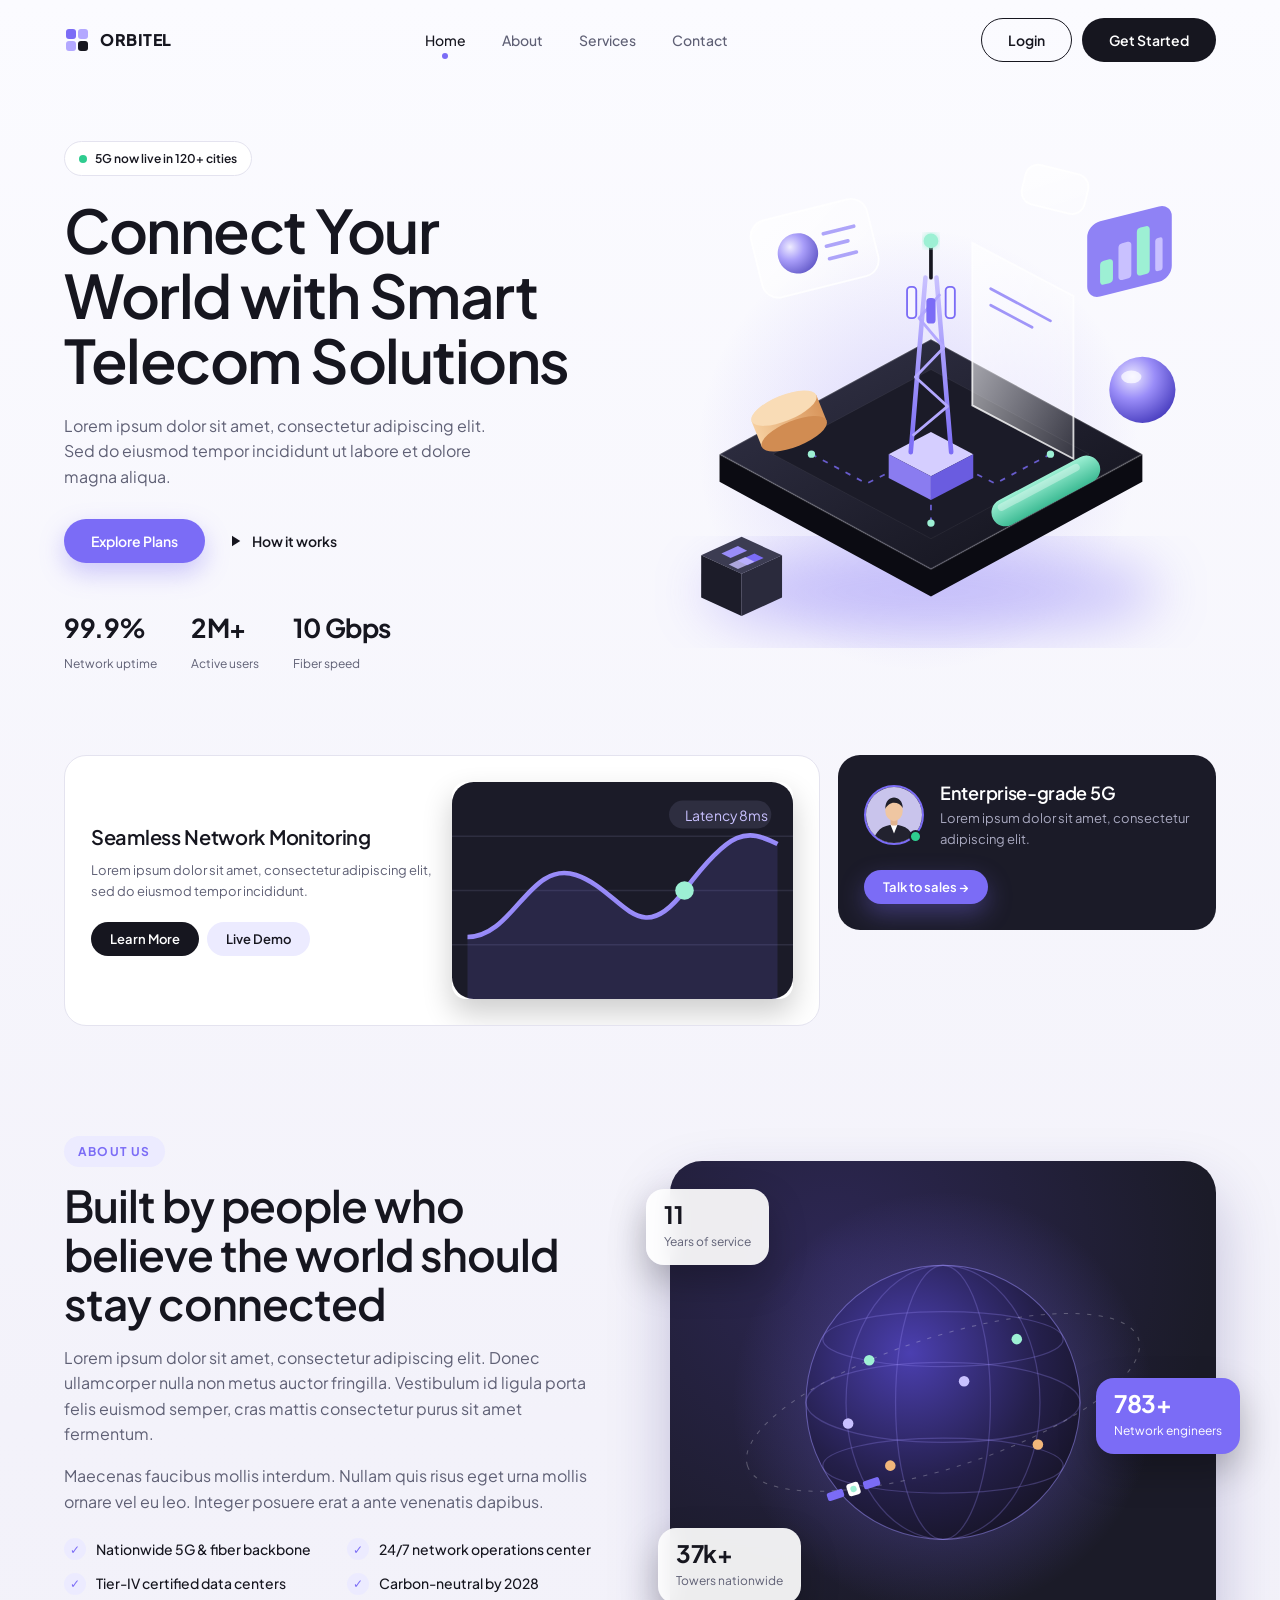
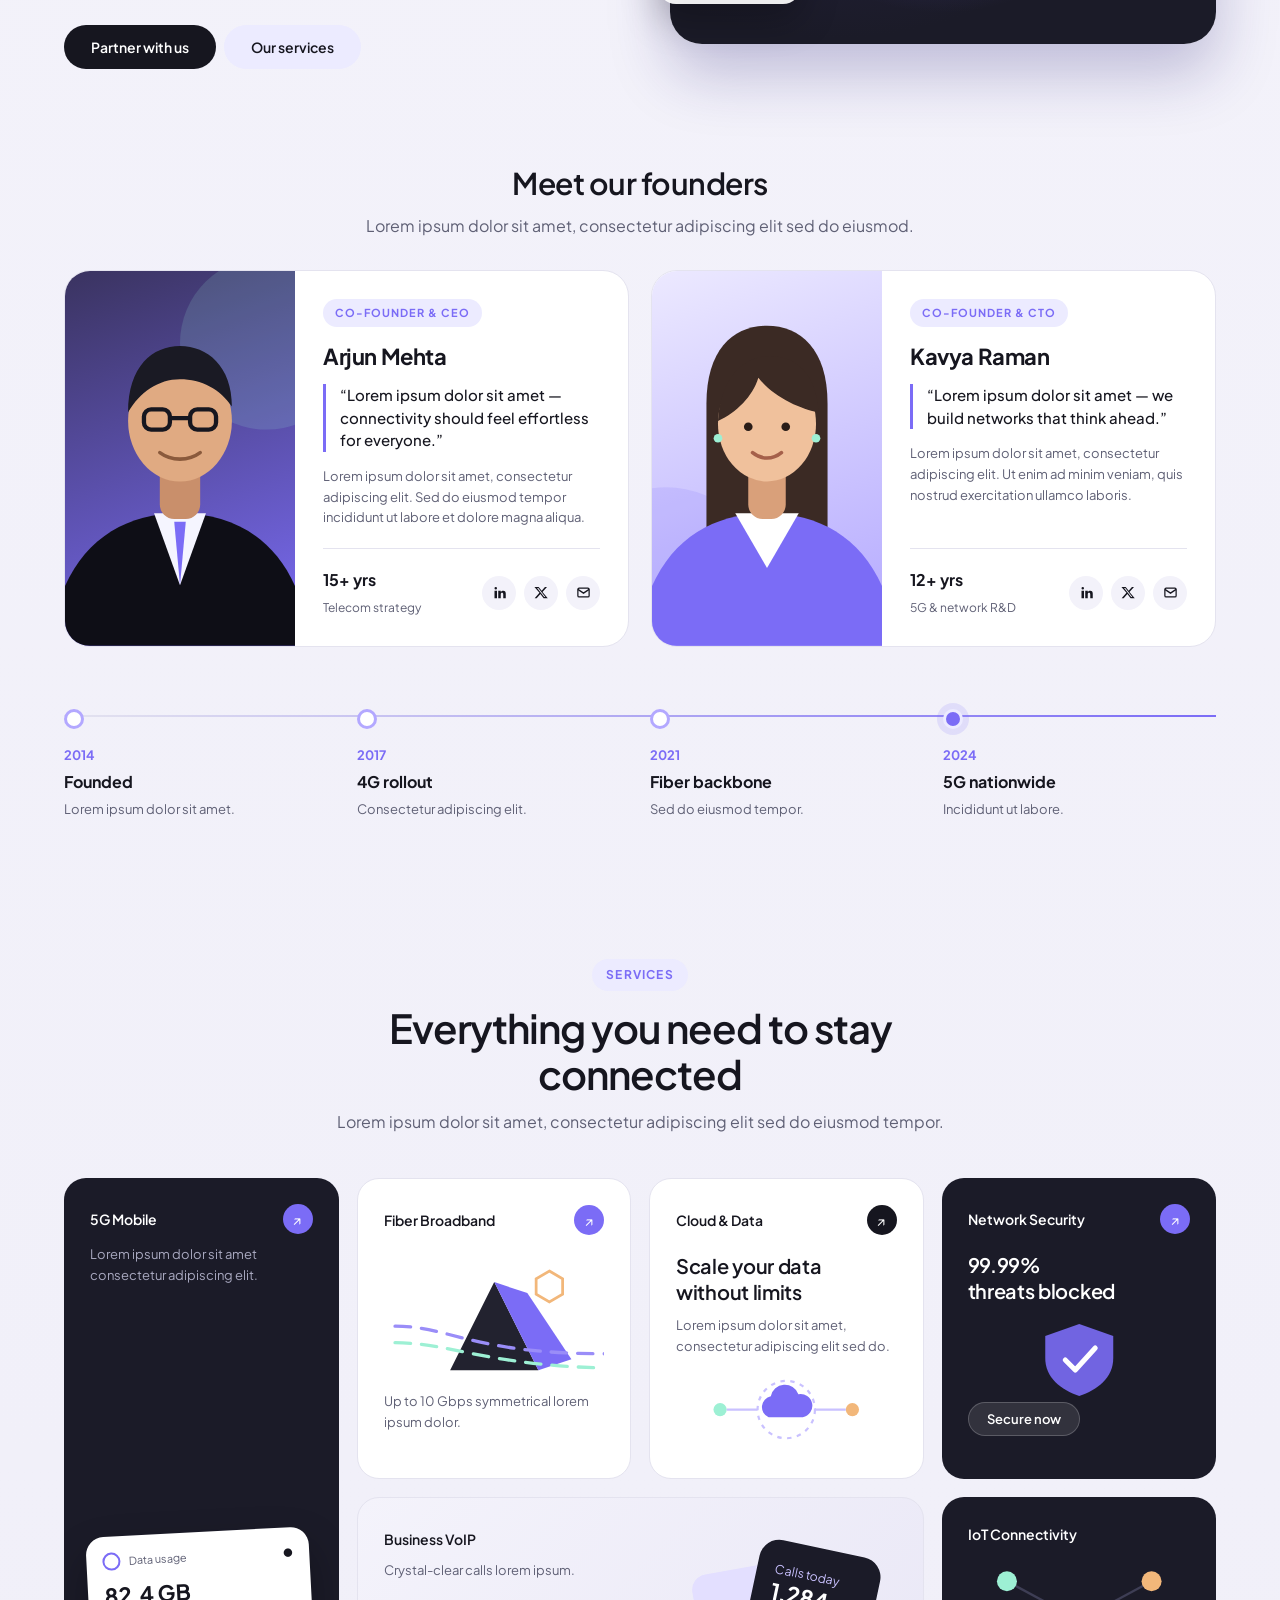
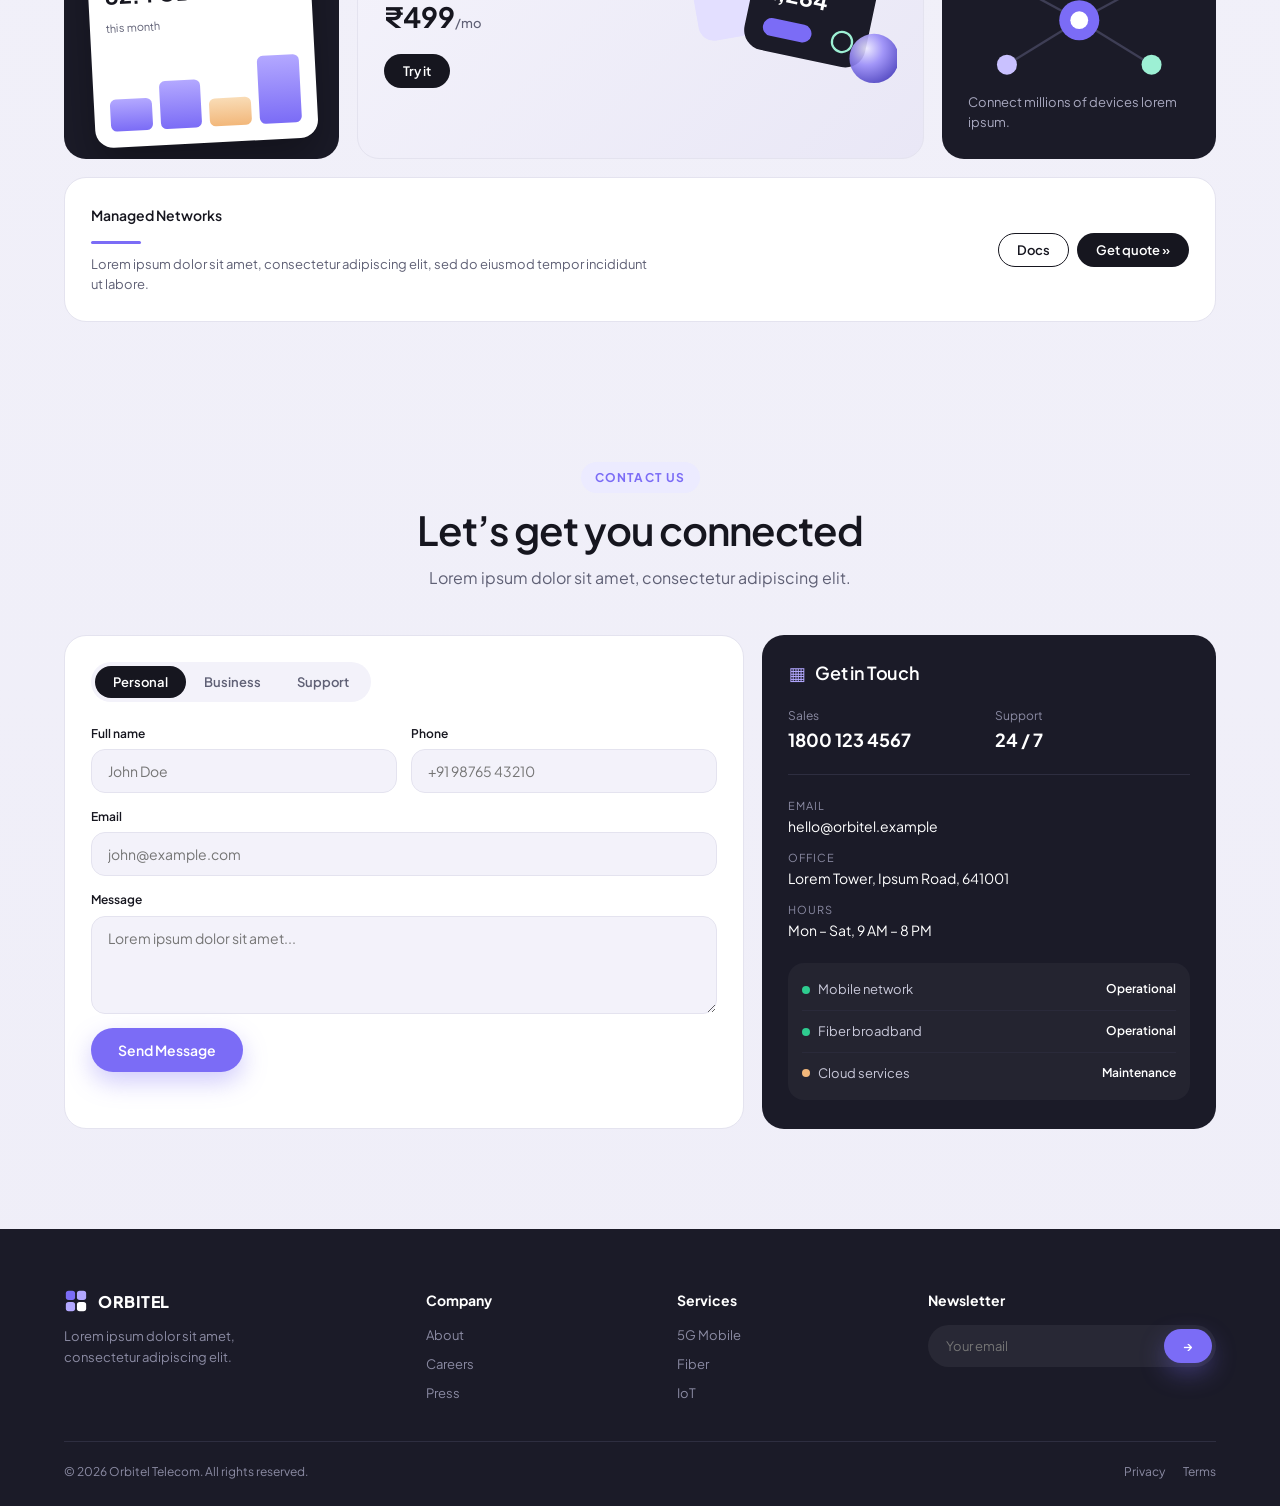
<file: Modern/index.html>
<!DOCTYPE html>
<html lang="en">
<head>
  <meta charset="UTF-8" />
  <meta name="viewport" content="width=device-width, initial-scale=1.0" />
  <title>Orbitel — Smart Telecom Solutions</title>
  <link rel="preconnect" href="https://fonts.googleapis.com" />
  <link href="https://fonts.googleapis.com/css2?family=Plus+Jakarta+Sans:wght@400;500;600;700;800&display=swap" rel="stylesheet" />
  <link rel="stylesheet" href="style.css" />
</head>
<body>

  <div class="page">

    <!-- ================= NAVBAR ================= -->
    <header class="navbar" id="navbar">
      <a href="#home" class="logo">
        <svg width="26" height="26" viewBox="0 0 26 26">
          <rect x="2" y="2" width="10" height="10" rx="3" fill="#7b6cf6"/>
          <rect x="14" y="2" width="10" height="10" rx="3" fill="#b3a8ff"/>
          <rect x="2" y="14" width="10" height="10" rx="3" fill="#b3a8ff"/>
          <rect x="14" y="14" width="10" height="10" rx="3" fill="#16161f"/>
        </svg>
        <span>ORBITEL</span>
      </a>

      <nav class="nav-links" id="navLinks">
        <a href="#home" class="active">Home</a>
        <a href="#about">About</a>
        <a href="#services">Services</a>
        <a href="#contact">Contact</a>
        <div class="nav-actions-mobile">
          <a href="#contact" class="btn btn-outline">Login</a>
          <a href="#contact" class="btn btn-dark">Get Started</a>
        </div>
      </nav>

      <div class="nav-actions">
        <a href="#contact" class="btn btn-outline">Login</a>
        <a href="#contact" class="btn btn-dark">Get Started</a>
      </div>

      <button class="hamburger" id="hamburger" aria-label="Toggle menu">
        <span></span><span></span><span></span>
      </button>
    </header>

    <!-- ================= HERO ================= -->
    <section class="hero" id="home">
      <div class="hero-text reveal">
        <span class="pill-tag"><i class="live-dot"></i> 5G now live in 120+ cities</span>
        <h1>Connect Your World with Smart Telecom Solutions</h1>
        <p>Lorem ipsum dolor sit amet, consectetur adipiscing elit. Sed do eiusmod tempor incididunt ut labore et dolore magna aliqua.</p>
        <div class="hero-cta">
          <a href="#services" class="btn btn-purple">Explore Plans</a>
          <a href="#about" class="btn btn-ghost">
            <svg viewBox="0 0 24 24" width="18" fill="currentColor"><path d="M8 5v14l11-7z"/></svg> How it works
          </a>
        </div>
        <div class="hero-stats">
          <div><strong class="counter" data-target="99.9" data-decimals="1" data-suffix="%">0</strong><span>Network uptime</span></div>
          <div><strong class="counter" data-target="2" data-suffix="M+">0</strong><span>Active users</span></div>
          <div><strong class="counter" data-target="10" data-suffix=" Gbps">0</strong><span>Fiber speed</span></div>
        </div>
      </div>

      <!-- 3D isometric telecom illustration (pure SVG) -->
      <div class="hero-art reveal" id="heroArt">
        <svg viewBox="0 0 620 540" xmlns="http://www.w3.org/2000/svg" aria-label="Isometric 5G tower illustration">
          <defs>
            <linearGradient id="platTop" x1="0" y1="0" x2="1" y2="1">
              <stop offset="0" stop-color="#34344a"/><stop offset="1" stop-color="#101018"/>
            </linearGradient>
            <linearGradient id="purpleG" x1="0" y1="0" x2="0" y2="1">
              <stop offset="0" stop-color="#c9c1ff"/><stop offset="1" stop-color="#7b6cf6"/>
            </linearGradient>
            <linearGradient id="glassG" x1="0" y1="0" x2="1" y2="1">
              <stop offset="0" stop-color="#ffffff" stop-opacity=".75"/><stop offset="1" stop-color="#ffffff" stop-opacity=".12"/>
            </linearGradient>
            <linearGradient id="peachG" x1="0" y1="0" x2="1" y2="0">
              <stop offset="0" stop-color="#f6cf9f"/><stop offset="1" stop-color="#d9965c"/>
            </linearGradient>
            <linearGradient id="mintG" x1="0" y1="0" x2="0" y2="1">
              <stop offset="0" stop-color="#9df0d4"/><stop offset="1" stop-color="#3dbb94"/>
            </linearGradient>
            <radialGradient id="sphereG" cx=".35" cy=".3" r=".75">
              <stop offset="0" stop-color="#ece9ff"/><stop offset=".45" stop-color="#9a8df8"/><stop offset="1" stop-color="#4a3fc0"/>
            </radialGradient>
            <filter id="blur30"><feGaussianBlur stdDeviation="30"/></filter>
            <filter id="glow"><feGaussianBlur stdDeviation="4" result="b"/><feMerge><feMergeNode in="b"/><feMergeNode in="SourceGraphic"/></feMerge></filter>
          </defs>

          <!-- ground glow -->
          <ellipse cx="310" cy="470" rx="250" ry="50" fill="#7b6cf6" opacity=".35" filter="url(#blur30)"/>

          <!-- platform -->
          <g data-depth="6">
            <polygon points="80,320 310,445 540,320 540,350 310,475 80,350" fill="#0b0b12"/>
            <polygon points="310,195 540,320 310,445 80,320" fill="url(#platTop)"/>
            <polygon points="310,195 540,320 310,445 80,320" fill="none" stroke="#ffffff" stroke-opacity=".18" stroke-width="2"/>
            <polygon points="310,228 482,320 310,412 138,320" fill="#1b1b28" stroke="#fff" stroke-opacity=".06"/>
            <!-- circuit lines on platform -->
            <g stroke="#7b6cf6" stroke-width="2" fill="none" opacity=".8" class="circuit">
              <path d="M180 320 L240 352 L280 332"/>
              <path d="M440 320 L380 352 L340 332"/>
              <path d="M310 395 L310 365"/>
            </g>
            <circle cx="180" cy="320" r="4" fill="#9df0d4"/>
            <circle cx="440" cy="320" r="4" fill="#9df0d4"/>
            <circle cx="310" cy="395" r="4" fill="#9df0d4"/>
          </g>

          <!-- mint capsule lying on platform -->
          <g data-depth="10">
            <rect x="370" y="345" width="130" height="30" rx="15" fill="url(#mintG)" transform="rotate(-28 435 360)"/>
            <rect x="380" y="349" width="100" height="8" rx="4" fill="#fff" opacity=".35" transform="rotate(-28 435 360)"/>
          </g>

          <!-- glass panel behind tower -->
          <g data-depth="14">
            <polygon points="355,90 465,148 465,325 355,267" fill="url(#glassG)" stroke="#fff" stroke-opacity=".8" stroke-width="2"/>
            <g stroke="#7b6cf6" stroke-width="3" stroke-linecap="round" opacity=".7">
              <line x1="375" y1="140" x2="440" y2="175"/>
              <line x1="375" y1="158" x2="420" y2="182"/>
            </g>
          </g>

          <!-- tower -->
          <g data-depth="18">
            <!-- base block -->
            <polygon points="310,296 356,320 310,344 264,320" fill="#d5ceff"/>
            <polygon points="264,320 310,344 310,370 264,346" fill="#8a7cf0"/>
            <polygon points="310,344 356,320 356,346 310,370" fill="#6a5ce0"/>
            <!-- lattice -->
            <g stroke="url(#purpleG)" stroke-width="5" stroke-linecap="round" fill="none">
              <line x1="288" y1="318" x2="304" y2="128"/>
              <line x1="332" y1="318" x2="316" y2="128"/>
            </g>
            <polyline points="290,300 328,268 293,236 324,204 297,172 320,146" fill="none" stroke="#b3a8ff" stroke-width="3" stroke-linejoin="round"/>
            <!-- antenna panels -->
            <rect x="284" y="138" width="10" height="34" rx="4" fill="#f6f5ff" stroke="#7b6cf6" stroke-width="2"/>
            <rect x="326" y="138" width="10" height="34" rx="4" fill="#f6f5ff" stroke="#7b6cf6" stroke-width="2"/>
            <rect x="305" y="150" width="10" height="28" rx="4" fill="#7b6cf6"/>
            <line x1="310" y1="128" x2="310" y2="92" stroke="#16161f" stroke-width="4" stroke-linecap="round"/>
            <circle cx="310" cy="88" r="8" fill="#9df0d4" filter="url(#glow)" class="beacon"/>
            <!-- signal waves -->
            <g fill="none" stroke="#7b6cf6" stroke-width="4" stroke-linecap="round">
              <path class="wave w1" d="M290 70 A28 28 0 0 0 290 106"/>
              <path class="wave w2" d="M274 56 A48 48 0 0 0 274 120"/>
              <path class="wave w3" d="M258 42 A68 68 0 0 0 258 134"/>
              <path class="wave w1" d="M330 70 A28 28 0 0 1 330 106"/>
              <path class="wave w2" d="M346 56 A48 48 0 0 1 346 120"/>
              <path class="wave w3" d="M362 42 A68 68 0 0 1 362 134"/>
            </g>
          </g>

          <!-- floating glass card w/ satellite (top-left) -->
          <g data-depth="26"><g class="float f1">
            <g transform="translate(110 70) rotate(-14)">
              <rect width="130" height="86" rx="18" fill="url(#glassG)" stroke="#fff" stroke-opacity=".9" stroke-width="2"/>
              <circle cx="46" cy="44" r="22" fill="url(#sphereG)" opacity=".85"/>
              <path d="M78 30 h34 M78 44 h24 M78 58 h30" stroke="#7b6cf6" stroke-width="4" stroke-linecap="round" opacity=".6"/>
            </g>
          </g></g>

          <!-- peach cylinder -->
          <g data-depth="30"><g class="float f2">
            <g transform="translate(150 270) rotate(-22)">
              <rect x="-38" y="0" width="76" height="30" fill="url(#peachG)"/>
              <ellipse cx="0" cy="30" rx="38" ry="14" fill="#d18c52"/>
              <ellipse cx="0" cy="0" rx="38" ry="14" fill="#f9dcb6"/>
            </g>
          </g></g>

          <!-- chart card (top-right) -->
          <g data-depth="22"><g class="float f3">
            <g transform="translate(480 70) skewY(-14)">
              <rect width="92" height="82" rx="14" fill="#8f82f5"/>
              <rect x="14" y="44" width="14" height="26" rx="4" fill="#9df0d4"/>
              <rect x="34" y="30" width="14" height="40" rx="4" fill="#c9c1ff"/>
              <rect x="54" y="18" width="14" height="52" rx="4" fill="#9df0d4"/>
              <rect x="74" y="34" width="8" height="36" rx="3" fill="#c9c1ff"/>
            </g>
          </g></g>

          <!-- small glass tile -->
          <g data-depth="34"><g class="float f4">
            <rect x="410" y="10" width="70" height="44" rx="14" fill="url(#glassG)" stroke="#fff" stroke-width="2" transform="rotate(14 445 32)"/>
          </g></g>

          <!-- sphere -->
          <g data-depth="28"><g class="float f2">
            <circle cx="540" cy="250" r="36" fill="url(#sphereG)"/>
            <ellipse cx="528" cy="236" rx="11" ry="7" fill="#fff" opacity=".7"/>
          </g></g>

          <!-- dark cube with purple blocks (bottom-left) -->
          <g data-depth="36"><g class="float f3">
            <g transform="translate(60 410)">
              <polygon points="0,20 44,0 88,20 44,40" fill="#3c3c52"/>
              <polygon points="0,20 44,40 44,86 0,66" fill="#1c1c29"/>
              <polygon points="44,40 88,20 88,66 44,86" fill="#2a2a3c"/>
              <polygon points="22,18 40,10 50,15 32,23" fill="#9a8df8"/>
              <polygon points="40,26 58,18 68,23 50,31" fill="#7b6cf6"/>
              <polygon points="30,30 48,22 58,27 40,35" fill="#c9c1ff" opacity=".8"/>
            </g>
          </g></g>
        </svg>
      </div>
    </section>

    <!-- ================= HIGHLIGHT STRIP ================= -->
    <section class="strip">
      <div class="bento-2">
        <article class="card light reveal">
          <div class="card-split">
            <div>
              <h3>Seamless Network Monitoring</h3>
              <p>Lorem ipsum dolor sit amet, consectetur adipiscing elit, sed do eiusmod tempor incididunt.</p>
              <div class="btn-row">
                <a href="#services" class="btn btn-dark btn-sm">Learn More</a>
                <a href="#contact" class="btn btn-soft btn-sm">Live Demo</a>
              </div>
            </div>
            <div class="screen">
              <svg viewBox="0 0 220 140">
                <rect width="220" height="140" rx="14" fill="#1b1b28"/>
                <g stroke="#2e2e40"><line x1="0" y1="35" x2="220" y2="35"/><line x1="0" y1="70" x2="220" y2="70"/><line x1="0" y1="105" x2="220" y2="105"/></g>
                <path class="draw" d="M10 100 C40 100 50 50 80 60 S120 110 150 70 S190 30 210 40" fill="none" stroke="#9a8df8" stroke-width="3"/>
                <path d="M10 100 C40 100 50 50 80 60 S120 110 150 70 S190 30 210 40 V140 H10Z" fill="#7b6cf6" opacity=".15"/>
                <circle cx="150" cy="70" r="6" fill="#9df0d4"/>
                <rect x="140" y="12" width="66" height="18" rx="9" fill="#2e2e40"/>
                <text x="150" y="25" fill="#c9c1ff" font-size="9" font-family="Plus Jakarta Sans">Latency 8ms</text>
              </svg>
            </div>
          </div>
        </article>

        <article class="card dark compact reveal">
          <div class="compact-row">
            <div class="avatar-sm">
              <svg viewBox="0 0 64 64">
                <rect width="64" height="64" fill="#c9c4ec"/>
                <path d="M8 64c2-14 11-21 24-21s22 7 24 21z" fill="#22222f"/>
                <path d="M28 43l4 10 4-10z" fill="#fff"/>
                <rect x="28" y="34" width="8" height="10" rx="3" fill="#e2b48f"/>
                <ellipse cx="32" cy="27" rx="10" ry="12" fill="#efc6a2"/>
                <path d="M22 25c0-9 5-13 10-13s10 4 10 12c-2-4-6-6-10-6s-8 3-10 7z" fill="#1f1f2a"/>
              </svg>
              <i class="online"></i>
            </div>
            <div>
              <h3>Enterprise-grade 5G</h3>
              <p>Lorem ipsum dolor sit amet, consectetur adipiscing elit.</p>
            </div>
          </div>
          <a href="#contact" class="btn btn-purple btn-sm">Talk to sales →</a>
        </article>
      </div>
    </section>

    <!-- ================= ABOUT ================= -->
    <section class="about" id="about">

      <!-- Story + globe visual -->
      <div class="about-top">
        <div class="about-text reveal">
          <span class="eyebrow">About Us</span>
          <h2>Built by people who believe the world should stay connected</h2>
          <p>Lorem ipsum dolor sit amet, consectetur adipiscing elit. Donec ullamcorper nulla non metus auctor fringilla. Vestibulum id ligula porta felis euismod semper, cras mattis consectetur purus sit amet fermentum.</p>
          <p>Maecenas faucibus mollis interdum. Nullam quis risus eget urna mollis ornare vel eu leo. Integer posuere erat a ante venenatis dapibus.</p>
          <ul class="ticks">
            <li>Nationwide 5G &amp; fiber backbone</li>
            <li>24/7 network operations center</li>
            <li>Tier-IV certified data centers</li>
            <li>Carbon-neutral by 2028</li>
          </ul>
          <div class="btn-row">
            <a href="#contact" class="btn btn-dark">Partner with us</a>
            <a href="#services" class="btn btn-soft">Our services</a>
          </div>
        </div>

        <div class="about-visual reveal">
          <svg viewBox="0 0 480 420" aria-label="Globe with satellite network">
            <defs>
              <radialGradient id="globeG" cx=".38" cy=".32" r=".8">
                <stop offset="0" stop-color="#4b3fb0"/><stop offset=".6" stop-color="#241f4a"/><stop offset="1" stop-color="#14121f"/>
              </radialGradient>
              <radialGradient id="haloG" cx=".5" cy=".5" r=".5">
                <stop offset="0" stop-color="#7b6cf6" stop-opacity=".45"/><stop offset="1" stop-color="#7b6cf6" stop-opacity="0"/>
              </radialGradient>
            </defs>
            <circle cx="240" cy="210" r="200" fill="url(#haloG)"/>
            <circle cx="240" cy="210" r="130" fill="url(#globeG)" stroke="#9a8df8" stroke-opacity=".5"/>
            <g fill="none" stroke="#9a8df8" stroke-opacity=".28" stroke-width="1.2">
              <ellipse cx="240" cy="210" rx="45" ry="130"/>
              <ellipse cx="240" cy="210" rx="92" ry="130"/>
              <ellipse cx="240" cy="210" rx="130" ry="38"/>
              <ellipse cx="240" cy="150" rx="114" ry="26"/>
              <ellipse cx="240" cy="270" rx="114" ry="26"/>
            </g>
            <!-- connection arcs -->
            <g fill="none" stroke-width="2.5" stroke-linecap="round">
              <path class="arc" d="M170 170 Q 230 70 310 150" stroke="#9df0d4"/>
              <path class="arc a2" d="M190 270 Q 260 200 330 250" stroke="#f2b77a"/>
              <path class="arc a3" d="M150 230 Q 200 150 260 190" stroke="#c9c1ff"/>
            </g>
            <g class="nodes">
              <circle cx="170" cy="170" r="5" fill="#9df0d4"/><circle cx="310" cy="150" r="5" fill="#9df0d4"/>
              <circle cx="190" cy="270" r="5" fill="#f2b77a"/><circle cx="330" cy="250" r="5" fill="#f2b77a"/>
              <circle cx="150" cy="230" r="5" fill="#c9c1ff"/><circle cx="260" cy="190" r="5" fill="#c9c1ff"/>
            </g>
            <!-- orbit + satellite -->
            <g transform="rotate(-18 240 210)">
              <path id="orbit" d="M45,210 a195,62 0 1,0 390,0 a195,62 0 1,0 -390,0" fill="none" stroke="#fff" stroke-opacity=".25" stroke-dasharray="4 7"/>
              <g>
                <rect x="-6" y="-6" width="12" height="12" rx="3" fill="#fff"/>
                <rect x="-26" y="-4" width="16" height="8" rx="2" fill="#7b6cf6"/>
                <rect x="10" y="-4" width="16" height="8" rx="2" fill="#7b6cf6"/>
                <circle r="3" fill="#9df0d4"/>
                <animateMotion dur="14s" repeatCount="indefinite"><mpath href="#orbit"/></animateMotion>
              </g>
            </g>
          </svg>

          <div class="stat-chip sc-1"><strong class="counter" data-target="12">0</strong><span>Years of service</span></div>
          <div class="stat-chip sc-2"><strong class="counter" data-target="40" data-suffix="k+">0</strong><span>Towers nationwide</span></div>
          <div class="stat-chip sc-3"><strong class="counter" data-target="850" data-suffix="+">0</strong><span>Network engineers</span></div>
        </div>
      </div>

      <!-- Founders -->
      <div class="founders-head reveal">
        <h3>Meet our founders</h3>
        <p>Lorem ipsum dolor sit amet, consectetur adipiscing elit sed do eiusmod.</p>
      </div>

      <div class="founders">
        <article class="founder-card reveal">
          <div class="fc-photo fc-dark">
            <svg viewBox="0 0 220 260" preserveAspectRatio="xMidYMax slice">
              <circle cx="170" cy="50" r="60" fill="#9df0d4" opacity=".15"/>
              <path d="M20 260c6-62 42-92 90-92s84 30 90 92z" fill="#0e0e16"/>
              <path d="M92 168l18 50 18-50z" fill="#f5f5ff"/>
              <path d="M106 174l4 44 4-44z" fill="#7b6cf6"/>
              <rect x="96" y="132" width="28" height="40" rx="10" fill="#c98f6b"/>
              <ellipse cx="110" cy="104" rx="36" ry="42" fill="#e0aa82"/>
              <path d="M74 98c0-32 17-46 36-46s36 14 36 42c-8-12-21-19-36-19s-28 9-36 23z" fill="#1a1a24"/>
              <path d="M96 126c8 6 20 6 28 0" fill="none" stroke="#8a5a3c" stroke-width="2.5" stroke-linecap="round"/>
              <g fill="none" stroke="#16161f" stroke-width="3"><rect x="85" y="96" width="18" height="14" rx="5"/><rect x="117" y="96" width="18" height="14" rx="5"/><line x1="103" y1="102" x2="117" y2="102"/></g>
            </svg>
          </div>
          <div class="fc-body">
            <span class="role">Co-founder &amp; CEO</span>
            <h4>Arjun Mehta</h4>
            <blockquote>“Lorem ipsum dolor sit amet — connectivity should feel effortless for everyone.”</blockquote>
            <p>Lorem ipsum dolor sit amet, consectetur adipiscing elit. Sed do eiusmod tempor incididunt ut labore et dolore magna aliqua.</p>
            <div class="fc-foot">
              <div class="fc-meta"><b>15+ yrs</b><span>Telecom strategy</span></div>
              <div class="fc-social">
                <a href="#" aria-label="LinkedIn"><svg viewBox="0 0 24 24" fill="currentColor"><path d="M4 9h4v12H4zM6 3a2 2 0 1 1 0 4 2 2 0 0 1 0-4zM10 9h4v2c.6-1 2-2 4-2 3 0 4 2 4 5v7h-4v-6c0-1.5-.5-2.5-2-2.5S14 13.5 14 15v6h-4z"/></svg></a>
                <a href="#" aria-label="X"><svg viewBox="0 0 24 24" fill="currentColor"><path d="M17.5 3h3.3l-7.2 8.2L22 21h-6.6l-5.2-6.8L4.3 21H1l7.7-8.8L.7 3h6.8l4.7 6.2zm-1.2 16h1.8L6.8 4.9H4.9z"/></svg></a>
                <a href="#" aria-label="Email"><svg viewBox="0 0 24 24" fill="none" stroke="currentColor" stroke-width="2"><rect x="3" y="5" width="18" height="14" rx="2"/><path d="m3 7 9 6 9-6"/></svg></a>
              </div>
            </div>
          </div>
        </article>

        <article class="founder-card reveal">
          <div class="fc-photo fc-light">
            <svg viewBox="0 0 220 260" preserveAspectRatio="xMidYMax slice">
              <circle cx="40" cy="220" r="70" fill="#7b6cf6" opacity=".15"/>
              <path d="M68 92c0-38 19-54 42-54s42 16 42 54v86H68z" fill="#3b2a24"/>
              <path d="M20 260c6-62 42-92 90-92s84 30 90 92z" fill="#7b6cf6"/>
              <path d="M88 168l22 38 22-38z" fill="#fff"/>
              <rect x="97" y="132" width="26" height="40" rx="10" fill="#d9a07a"/>
              <ellipse cx="110" cy="106" rx="34" ry="40" fill="#f0c19c"/>
              <path d="M76 104c2-30 17-45 36-45s32 13 34 39c-13-2-32-11-42-24-4 13-15 24-28 30z" fill="#3b2a24"/>
              <circle cx="97" cy="108" r="3" fill="#2a1d18"/><circle cx="123" cy="108" r="3" fill="#2a1d18"/>
              <path d="M100 126c6 5 14 5 20 0" fill="none" stroke="#a5604a" stroke-width="2.5" stroke-linecap="round"/>
              <circle cx="76" cy="116" r="3" fill="#9df0d4"/><circle cx="144" cy="116" r="3" fill="#9df0d4"/>
            </svg>
          </div>
          <div class="fc-body">
            <span class="role">Co-founder &amp; CTO</span>
            <h4>Kavya Raman</h4>
            <blockquote>“Lorem ipsum dolor sit amet — we build networks that think ahead.”</blockquote>
            <p>Lorem ipsum dolor sit amet, consectetur adipiscing elit. Ut enim ad minim veniam, quis nostrud exercitation ullamco laboris.</p>
            <div class="fc-foot">
              <div class="fc-meta"><b>12+ yrs</b><span>5G &amp; network R&amp;D</span></div>
              <div class="fc-social">
                <a href="#" aria-label="LinkedIn"><svg viewBox="0 0 24 24" fill="currentColor"><path d="M4 9h4v12H4zM6 3a2 2 0 1 1 0 4 2 2 0 0 1 0-4zM10 9h4v2c.6-1 2-2 4-2 3 0 4 2 4 5v7h-4v-6c0-1.5-.5-2.5-2-2.5S14 13.5 14 15v6h-4z"/></svg></a>
                <a href="#" aria-label="X"><svg viewBox="0 0 24 24" fill="currentColor"><path d="M17.5 3h3.3l-7.2 8.2L22 21h-6.6l-5.2-6.8L4.3 21H1l7.7-8.8L.7 3h6.8l4.7 6.2zm-1.2 16h1.8L6.8 4.9H4.9z"/></svg></a>
                <a href="#" aria-label="Email"><svg viewBox="0 0 24 24" fill="none" stroke="currentColor" stroke-width="2"><rect x="3" y="5" width="18" height="14" rx="2"/><path d="m3 7 9 6 9-6"/></svg></a>
              </div>
            </div>
          </div>
        </article>
      </div>

      <!-- Milestones -->
      <div class="timeline reveal">
        <div class="tl-item"><span class="tl-year">2014</span><b>Founded</b><p>Lorem ipsum dolor sit amet.</p></div>
        <div class="tl-item"><span class="tl-year">2017</span><b>4G rollout</b><p>Consectetur adipiscing elit.</p></div>
        <div class="tl-item"><span class="tl-year">2021</span><b>Fiber backbone</b><p>Sed do eiusmod tempor.</p></div>
        <div class="tl-item active"><span class="tl-year">2024</span><b>5G nationwide</b><p>Incididunt ut labore.</p></div>
      </div>
    </section>

    <!-- ================= SERVICES (BENTO) ================= -->
    <section class="services" id="services">
      <div class="section-head reveal">
        <span class="eyebrow">Services</span>
        <h2>Everything you need to stay connected</h2>
        <p>Lorem ipsum dolor sit amet, consectetur adipiscing elit sed do eiusmod tempor.</p>
      </div>

      <div class="bento">
        <!-- 5G -->
        <article class="card dark b-tall reveal">
          <div class="card-top"><h4>5G Mobile</h4><span class="ic-btn purple">↗</span></div>
          <p>Lorem ipsum dolor sit amet consectetur adipiscing elit.</p>
          <div class="float-panel">
            <div class="fp-head"><span class="fp-dot"></span> Data usage <b>●</b></div>
            <strong>82.4 GB</strong><small>this month</small>
            <div class="bars"><i style="--h:40%"></i><i style="--h:60%"></i><i class="peach" style="--h:35%"></i><i style="--h:85%"></i></div>
          </div>
        </article>

        <!-- Fiber -->
        <article class="card light reveal">
          <div class="card-top"><h4>Fiber Broadband</h4><span class="ic-btn purple">↗</span></div>
          <svg class="b-visual" viewBox="0 0 200 120">
            <polygon points="60,110 100,30 140,110" fill="#22222f"/>
            <polygon points="100,30 140,110 170,100 130,40" fill="#7b6cf6"/>
            <g fill="none" stroke-width="3" stroke-linecap="round">
              <path class="flow" d="M10 70 C60 70 80 95 200 95" stroke="#9a8df8"/>
              <path class="flow f-2" d="M10 85 C60 85 90 105 200 108" stroke="#9df0d4"/>
            </g>
            <polygon points="150,20 162,27 162,41 150,48 138,41 138,27" fill="none" stroke="#f2b77a" stroke-width="2.5"/>
          </svg>
          <p>Up to 10 Gbps symmetrical lorem ipsum dolor.</p>
        </article>

        <!-- Cloud -->
        <article class="card light reveal">
          <div class="card-top"><h4>Cloud &amp; Data</h4><span class="ic-btn dark">↗</span></div>
          <h3 class="big">Scale your data without limits</h3>
          <p>Lorem ipsum dolor sit amet, consectetur adipiscing elit sed do.</p>
          <svg class="b-visual sm" viewBox="0 0 200 70">
            <circle cx="100" cy="35" r="26" fill="none" stroke="#c9c1ff" stroke-width="2" stroke-dasharray="4 5" class="spin"/>
            <path d="M84 42a10 10 0 0 1 2-19 13 13 0 0 1 25-2 9 9 0 0 1 4 21z" fill="#7b6cf6"/>
            <circle cx="40" cy="35" r="6" fill="#9df0d4"/><circle cx="160" cy="35" r="6" fill="#f2b77a"/>
            <path d="M46 35h28M126 35h28" stroke="#c9c1ff" stroke-width="2"/>
          </svg>
        </article>

        <!-- Security -->
        <article class="card dark reveal">
          <div class="card-top"><h4>Network Security</h4><span class="ic-btn purple">↗</span></div>
          <h3 class="big">99.99%<br/>threats blocked</h3>
          <svg class="b-visual sm" viewBox="0 0 200 80">
            <path d="M100 6l34 12v22c0 20-16 32-34 38-18-6-34-18-34-38V18z" fill="#7b6cf6" opacity=".9"/>
            <path d="M86 42l10 10 20-22" fill="none" stroke="#fff" stroke-width="5" stroke-linecap="round" stroke-linejoin="round"/>
          </svg>
          <a href="#contact" class="btn btn-glass btn-sm">Secure now</a>
        </article>

        <!-- VoIP -->
        <article class="card soft b-wide reveal">
          <div class="card-split">
            <div>
              <h4>Business VoIP</h4>
              <p>Crystal-clear calls lorem ipsum.</p>
              <strong class="price">₹499<small>/mo</small></strong>
              <a href="#contact" class="btn btn-dark btn-sm">Try it</a>
            </div>
            <div class="voip-art">
              <svg viewBox="0 0 220 150">
                <rect x="40" y="40" width="80" height="60" rx="14" fill="#e3dfff" transform="rotate(-10 80 70)"/>
                <g transform="rotate(12 140 70)">
                  <rect x="90" y="20" width="110" height="100" rx="18" fill="#1b1b28"/>
                  <text x="106" y="50" fill="#c9c1ff" font-size="11" font-family="Plus Jakarta Sans">Calls today</text>
                  <text x="106" y="74" fill="#fff" font-size="20" font-weight="700" font-family="Plus Jakarta Sans">1,284</text>
                  <rect x="106" y="90" width="44" height="16" rx="8" fill="#7b6cf6"/>
                  <circle cx="178" cy="98" r="9" fill="none" stroke="#9df0d4" stroke-width="2"/>
                </g>
                <circle cx="200" cy="120" r="22" fill="url(#sphereG)" opacity=".9"/>
              </svg>
            </div>
          </div>
        </article>

        <!-- IoT -->
        <article class="card dark reveal">
          <div class="card-top"><h4>IoT Connectivity</h4></div>
          <svg class="b-visual" viewBox="0 0 200 110">
            <g stroke="#3e3e55" stroke-width="2">
              <line x1="100" y1="55" x2="35" y2="20"/><line x1="100" y1="55" x2="165" y2="20"/>
              <line x1="100" y1="55" x2="35" y2="95"/><line x1="100" y1="55" x2="165" y2="95"/>
            </g>
            <circle cx="100" cy="55" r="18" fill="#7b6cf6" class="pulse"/>
            <circle cx="100" cy="55" r="8" fill="#fff"/>
            <circle cx="35" cy="20" r="9" fill="#9df0d4"/><circle cx="165" cy="20" r="9" fill="#f2b77a"/>
            <circle cx="35" cy="95" r="9" fill="#c9c1ff"/><circle cx="165" cy="95" r="9" fill="#9df0d4"/>
          </svg>
          <p>Connect millions of devices lorem ipsum.</p>
        </article>

        <!-- Managed -->
        <article class="card light b-full reveal">
          <div class="banner">
            <div>
              <h4>Managed Networks</h4>
              <span class="line-accent purple"></span>
              <p>Lorem ipsum dolor sit amet, consectetur adipiscing elit, sed do eiusmod tempor incididunt ut labore.</p>
            </div>
            <div class="btn-row">
              <a href="#contact" class="btn btn-outline btn-sm">Docs</a>
              <a href="#contact" class="btn btn-dark btn-sm">Get quote »</a>
            </div>
          </div>
        </article>
      </div>
    </section>

    <!-- ================= CONTACT ================= -->
    <section class="contact" id="contact">
      <div class="section-head reveal">
        <span class="eyebrow">Contact Us</span>
        <h2>Let’s get you connected</h2>
        <p>Lorem ipsum dolor sit amet, consectetur adipiscing elit.</p>
      </div>

      <div class="contact-grid">
        <form class="card light contact-form reveal" id="contactForm" novalidate>
          <div class="seg" id="seg">
            <button type="button" class="active" data-type="Personal">Personal</button>
            <button type="button" data-type="Business">Business</button>
            <button type="button" data-type="Support">Support</button>
          </div>
          <div class="row">
            <div class="field"><label for="name">Full name</label><input id="name" placeholder="John Doe" /></div>
            <div class="field"><label for="phone">Phone</label><input id="phone" placeholder="+91 98765 43210" /></div>
          </div>
          <div class="field"><label for="email">Email</label><input id="email" type="email" placeholder="john@example.com" /></div>
          <div class="field"><label for="message">Message</label><textarea id="message" rows="4" placeholder="Lorem ipsum dolor sit amet..."></textarea></div>
          <button class="btn btn-purple" type="submit">Send Message</button>
          <p class="form-msg" id="formMsg"></p>
        </form>

        <aside class="card dark contact-info reveal">
          <h3><span class="sq-ico">▦</span> Get in Touch</h3>
          <div class="info-grid">
            <div><small>Sales</small><strong>1800 123 4567</strong></div>
            <div><small>Support</small><strong>24 / 7</strong></div>
          </div>
          <ul class="info-list">
            <li><span>Email</span>hello@orbitel.example</li>
            <li><span>Office</span>Lorem Tower, Ipsum Road, 641001</li>
            <li><span>Hours</span>Mon – Sat, 9 AM – 8 PM</li>
          </ul>
          <div class="status">
            <div class="status-row"><span><i class="ok"></i> Mobile network</span><b>Operational</b></div>
            <div class="status-row"><span><i class="ok"></i> Fiber broadband</span><b>Operational</b></div>
            <div class="status-row"><span><i class="warn"></i> Cloud services</span><b>Maintenance</b></div>
          </div>
        </aside>
      </div>
    </section>

    <!-- ================= FOOTER ================= -->
    <footer class="footer">
      <div class="footer-top">
        <div>
          <a href="#home" class="logo light-logo">
            <svg width="24" height="24" viewBox="0 0 26 26"><rect x="2" y="2" width="10" height="10" rx="3" fill="#7b6cf6"/><rect x="14" y="2" width="10" height="10" rx="3" fill="#b3a8ff"/><rect x="2" y="14" width="10" height="10" rx="3" fill="#b3a8ff"/><rect x="14" y="14" width="10" height="10" rx="3" fill="#fff"/></svg>
            <span>ORBITEL</span>
          </a>
          <p>Lorem ipsum dolor sit amet, consectetur adipiscing elit.</p>
        </div>
        <div><h5>Company</h5><a href="#about">About</a><a href="#about">Careers</a><a href="#contact">Press</a></div>
        <div><h5>Services</h5><a href="#services">5G Mobile</a><a href="#services">Fiber</a><a href="#services">IoT</a></div>
        <div>
          <h5>Newsletter</h5>
          <form class="newsletter" id="newsletter">
            <input type="email" placeholder="Your email" required />
            <button class="btn btn-purple btn-sm" type="submit">→</button>
          </form>
        </div>
      </div>
      <div class="footer-bottom">
        <p>© <span id="year"></span> Orbitel Telecom. All rights reserved.</p>
        <div><a href="#">Privacy</a><a href="#">Terms</a></div>
      </div>
    </footer>
  </div>

  <script src="script.js"></script>
</body>
</html>
</file>
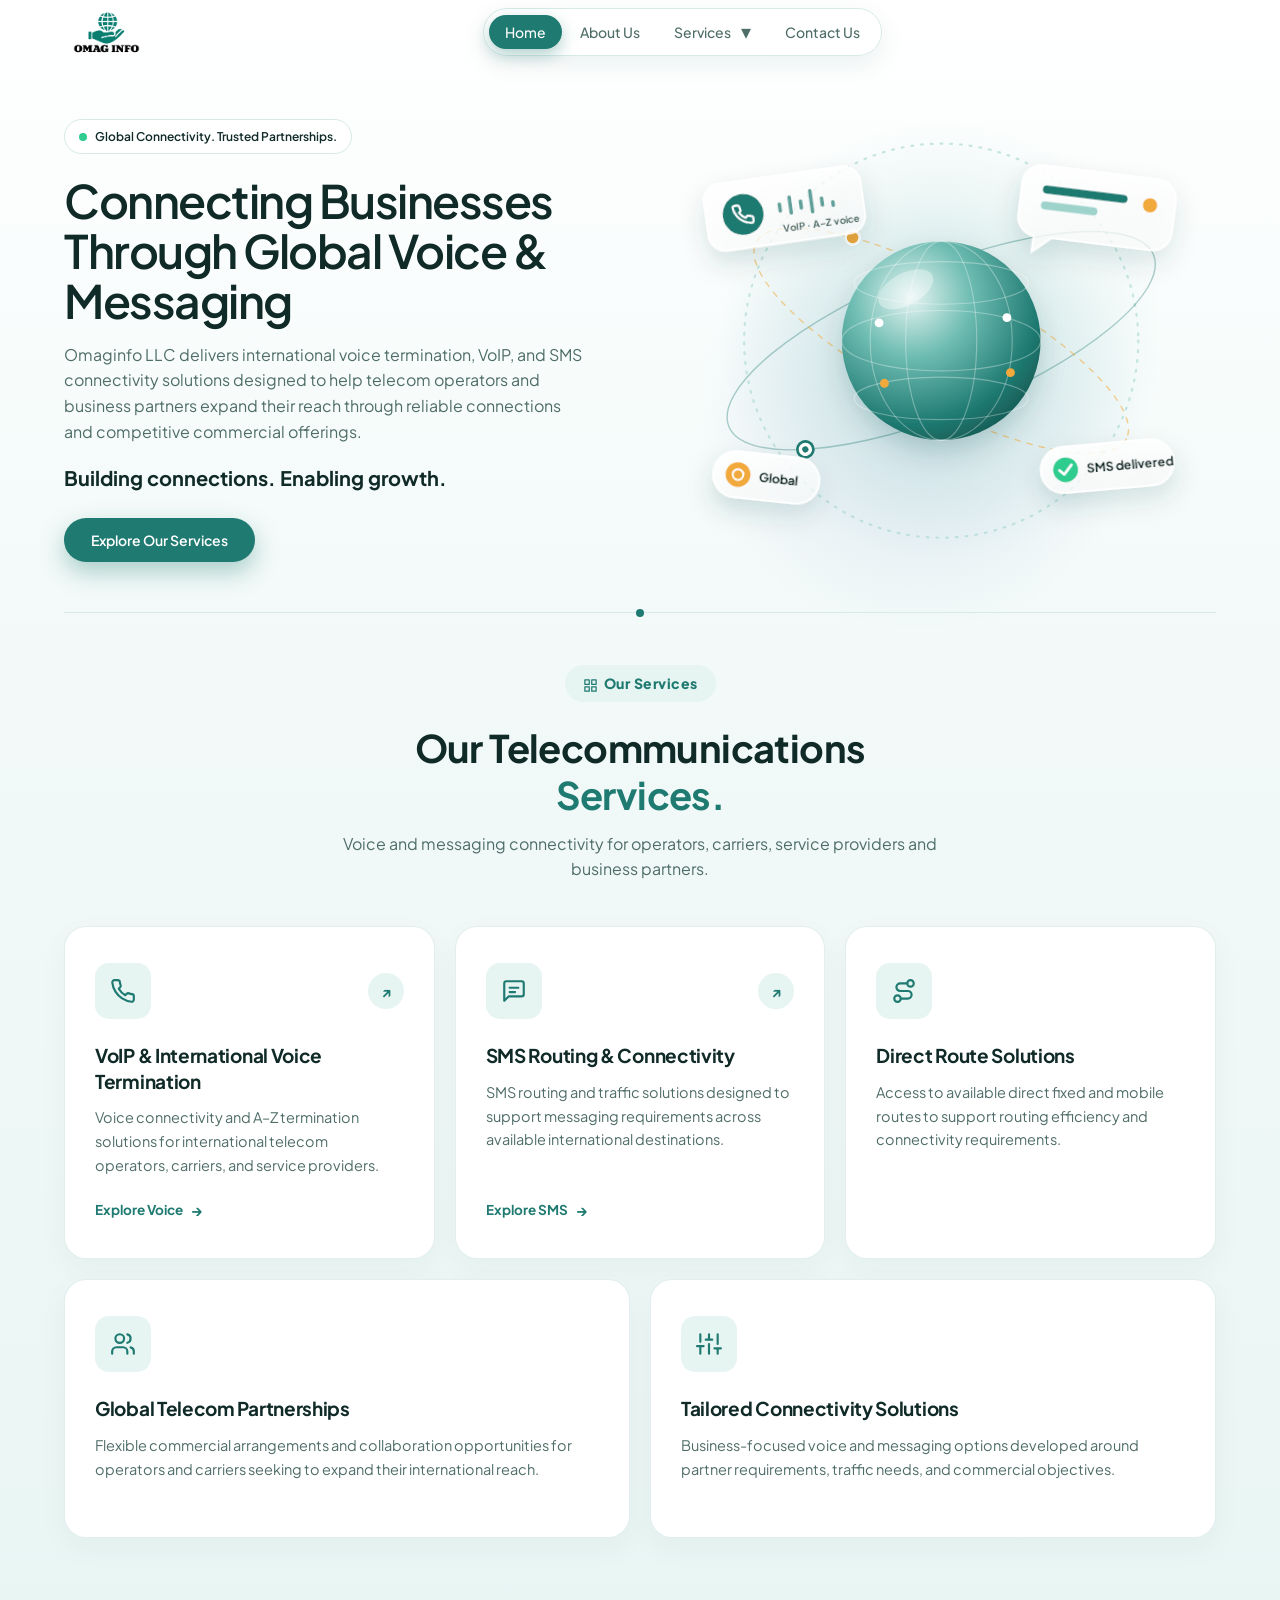
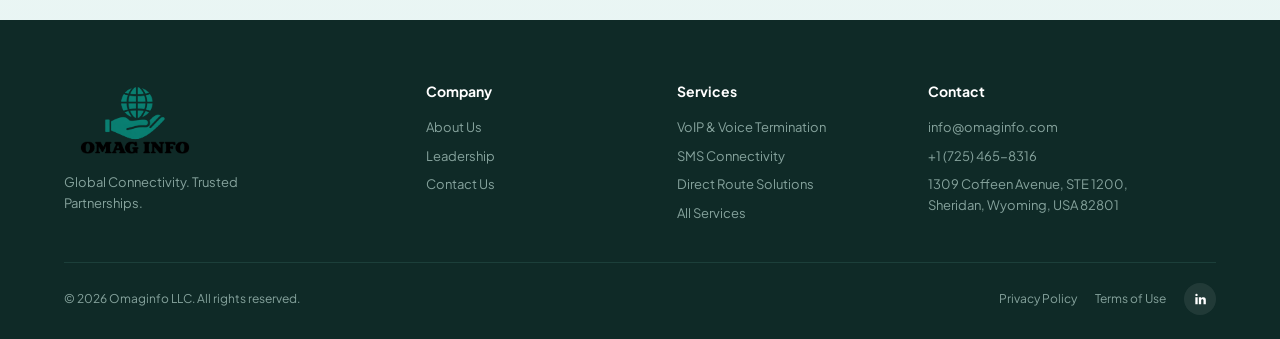
<file: Omag_Info_31-10-2026/index.html>
<!DOCTYPE html>
<html lang="en">

<head>
  <meta charset="UTF-8" />
  <meta name="viewport" content="width=device-width, initial-scale=1.0" />
  <title>Omaginfo LLC | Global Voice &amp; Messaging Connectivity</title>
  <link rel="icon" type="image/png" href="assets/images/Omag_Logo.png" />
  <link rel="shortcut icon" type="image/png" href="assets/images/favicon.png" />
  <link rel="apple-touch-icon" href="assets/images/Omag_Logo.png" />
  <meta name="description"
    content="Omaginfo LLC delivers international voice termination, VoIP and SMS connectivity solutions for telecom operators, carriers and business partners." />
  <meta property="og:title" content="Omaginfo LLC | Global Voice &amp; Messaging Connectivity" />
  <meta property="og:description"
    content="International voice termination, VoIP and A2P SMS connectivity for operators, carriers and business partners." />
  <meta property="og:type" content="website" />
  <meta property="og:image" content="assets/images/Omag_Logo.png" />
  <link rel="preconnect" href="https://fonts.googleapis.com" />
  <link rel="preconnect" href="https://fonts.gstatic.com" crossorigin />
  <link href="https://fonts.googleapis.com/css2?family=Plus+Jakarta+Sans:wght@400;500;600;700;800&display=swap"
    rel="stylesheet" />
  <link rel="stylesheet" href="assets/css/style.css" />
</head>

<body>
  <div id="scrollBar" aria-hidden="true"></div>
  <div class="page">
    <header class="navbar" id="navbar">
      <a href="index.html" class="logo" aria-label="Omaginfo LLC home">
        <img src="assets/images/Omag_Logo.png" alt="Omaginfo LLC" class="logo-img" />
      </a>
      <nav class="nav-links" id="navLinks" aria-label="Main">
        <a href="index.html" class="active">Home</a>
        <a href="about.html">About Us</a>
        <div class="nav-dd">
          <div class="dd-row"><a href="services.html">Services</a><button class="dd-toggle" type="button"
              aria-expanded="false" aria-label="Show services menu">▾</button></div>
          <div class="dd-menu">
            <a href="services.html#VoIP"><span class="ico-c "><svg viewBox="0 0 24 24" fill="none" stroke="currentColor"
                  stroke-width="2" stroke-linecap="round" stroke-linejoin="round" aria-hidden="true">
                  <path
                    d="M22 16.92v3a2 2 0 0 1-2.18 2 19.79 19.79 0 0 1-8.63-3.07 19.5 19.5 0 0 1-6-6 19.79 19.79 0 0 1-3.07-8.67A2 2 0 0 1 4.11 2h3a2 2 0 0 1 2 1.72c.13.96.36 1.9.7 2.81a2 2 0 0 1-.45 2.11L8.09 9.91a16 16 0 0 0 6 6l1.27-1.27a2 2 0 0 1 2.11-.45c.91.34 1.85.57 2.81.7A2 2 0 0 1 22 16.92z" />
                </svg></span>VoIP &amp; International Voice Termination</a>
            <a href="services.html#sms"><span class="ico-c "><svg viewBox="0 0 24 24" fill="none" stroke="currentColor"
                  stroke-width="2" stroke-linecap="round" stroke-linejoin="round" aria-hidden="true">
                  <path d="M21 15a2 2 0 0 1-2 2H7l-4 4V5a2 2 0 0 1 2-2h14a2 2 0 0 1 2 2z" />
                  <path d="M8 9h8M8 13h5" />
                </svg></span>SMS Connectivity</a>
            <a href="services.html" class="all">All services →</a>
          </div>
        </div>
        <a href="contact.html">Contact Us</a>
        <div class="nav-actions-mobile">
          <a href="contact.html?type=partnership" class="btn btn-dark">Partner with Us</a>
        </div>
      </nav>
      <button class="hamburger" id="hamburger" aria-label="Toggle menu" aria-expanded="false" aria-controls="navLinks">
        <span></span><span></span><span></span>
      </button>
    </header>

    <div class="page-sec" data-nav="home">
      <section class="hero" id="home">
        <div class="hero-text reveal">
          <span class="pill-tag"><i class="live-dot"></i> Global Connectivity. Trusted Partnerships.</span>
          <h1>Connecting Businesses Through Global Voice &amp; Messaging</h1>
          <p class="hero-lead">Omaginfo LLC delivers international voice termination, VoIP, and SMS connectivity
            solutions designed to help telecom operators and business partners expand their reach through reliable
            connections and competitive commercial offerings.</p>
          <p class="tagline">Building connections. Enabling growth.</p>
          <div class="hero-cta">
            <a href="#services" class="btn btn-purple">Explore Our Services</a>
          </div>
        </div>
        <div class="hero-art reveal" id="heroArt">
          <svg viewBox="0 0 620 540" xmlns="http://www.w3.org/2000/svg" role="img"
            aria-label="Globe with orbiting voice and messaging connections">
            <defs>
              <radialGradient id="hvBlob" cx=".5" cy=".5" r=".5">
                <stop offset="0" stop-color="#9ED3CC" stop-opacity=".45" />
                <stop offset="1" stop-color="#9ED3CC" stop-opacity="0" />
              </radialGradient>
              <radialGradient id="hvSphere" cx=".35" cy=".28" r=".85">
                <stop offset="0" stop-color="#E6F4F2" />
                <stop offset=".35" stop-color="#6FBDB3" />
                <stop offset=".75" stop-color="#1F7A71" />
                <stop offset="1" stop-color="#134E48" />
              </radialGradient>
              <linearGradient id="hvGlass" x1="0" y1="0" x2="1" y2="1">
                <stop offset="0" stop-color="#fff" stop-opacity=".95" />
                <stop offset="1" stop-color="#fff" stop-opacity=".6" />
              </linearGradient>
              <filter id="hvShadowS" x="-30%" y="-30%" width="160%" height="170%">
                <feDropShadow dx="0" dy="14" stdDeviation="14" flood-color="#134E48" flood-opacity=".18" />
              </filter>
              <filter id="hvShadow" filterUnits="userSpaceOnUse" x="-80" y="-80" width="360" height="280">
                <feDropShadow dx="0" dy="14" stdDeviation="14" flood-color="#134E48" flood-opacity=".18" />
              </filter>
            </defs>
            <circle cx="310" cy="270" r="250" fill="url(#hvBlob)" />
            <g data-depth="6" fill="none" stroke-linecap="round">
              <circle cx="310" cy="270" r="222" stroke="#9ED3CC" stroke-opacity=".55" stroke-dasharray="2 9"
                stroke-width="2.5" />
              <g transform="translate(310 270) rotate(-22)">
                <ellipse rx="258" ry="82" stroke="#1F7A71" stroke-opacity=".35" stroke-width="1.6" />
              </g>
              <g transform="translate(310 270) rotate(28)">
                <ellipse rx="236" ry="70" stroke="#F2A93B" stroke-opacity=".55" stroke-width="1.6"
                  stroke-dasharray="6 8" />
              </g>
            </g>
            <g data-depth="12">
              <circle cx="310" cy="270" r="112" fill="url(#hvSphere)" filter="url(#hvShadowS)" />
              <g fill="none" stroke="#fff" stroke-opacity=".32" stroke-width="1.3">
                <ellipse cx="310" cy="270" rx="40" ry="112" />
                <ellipse cx="310" cy="270" rx="80" ry="112" />
                <ellipse cx="310" cy="270" rx="112" ry="34" />
                <ellipse cx="310" cy="205" rx="98" ry="24" />
                <ellipse cx="310" cy="335" rx="98" ry="24" />
              </g>
              <ellipse cx="270" cy="212" rx="34" ry="18" fill="#fff" opacity=".35" transform="rotate(-28 270 212)" />
              <g fill="none" stroke-width="3" stroke-linecap="round">
                <path class="arc" d="M240 250 Q 310 160 384 244" stroke="#fff" />
                <path class="arc a2" d="M246 318 Q 316 258 388 306" stroke="#F2A93B" />
              </g>
              <g fill="#fff">
                <circle cx="240" cy="250" r="5" />
                <circle cx="384" cy="244" r="5" />
              </g>
              <g fill="#F2A93B">
                <circle cx="246" cy="318" r="5" />
                <circle cx="388" cy="306" r="5" />
              </g>
            </g>
            <g transform="translate(310 270) rotate(-22)">
              <path id="hvOrbA" d="M-258,0 a258,82 0 1,0 516,0 a258,82 0 1,0 -516,0" fill="none" />
              <g>
                <circle r="9" fill="#fff" stroke="#1F7A71" stroke-width="3" />
                <circle r="3.5" fill="#1F7A71" />
                <animateMotion dur="16s" repeatCount="indefinite">
                  <mpath href="#hvOrbA" />
                </animateMotion>
              </g>
            </g>
            <g transform="translate(310 270) rotate(28)">
              <path id="hvOrbB" d="M-236,0 a236,70 0 1,1 472,0 a236,70 0 1,1 -472,0" fill="none" />
              <g>
                <circle r="8" fill="#F2A93B" stroke="#fff" stroke-width="3" />
                <animateMotion dur="12s" repeatCount="indefinite">
                  <mpath href="#hvOrbB" />
                </animateMotion>
              </g>
            </g>
            <g data-depth="26">
              <g class="float f1">
                <g transform="translate(40 96) rotate(-8)" filter="url(#hvShadow)">
                  <rect width="178" height="76" rx="20" fill="url(#hvGlass)" stroke="#fff" stroke-width="2" />
                  <circle cx="42" cy="38" r="23" fill="#1F7A71" />
                  <g transform="translate(29 25) scale(1.08)" fill="none" stroke="#fff" stroke-width="2.2"
                    stroke-linecap="round" stroke-linejoin="round">
                    <path
                      d="M22 16.92v3a2 2 0 0 1-2.18 2 19.79 19.79 0 0 1-8.63-3.07 19.5 19.5 0 0 1-6-6 19.79 19.79 0 0 1-3.07-8.67A2 2 0 0 1 4.11 2h3a2 2 0 0 1 2 1.72c.13.96.36 1.9.7 2.81a2 2 0 0 1-.45 2.11L8.09 9.91a16 16 0 0 0 6 6l1.27-1.27a2 2 0 0 1 2.11-.45c.91.34 1.85.57 2.81.7A2 2 0 0 1 22 16.92z" />
                  </g>
                  <g stroke="#1F7A71" stroke-width="4" stroke-linecap="round" opacity=".7">
                    <path d="M84 40v-8M96 44V26M108 40v-8M120 46V22M132 40v-8M144 42v-4" />
                  </g>
                  <text x="84" y="64" font-size="11" font-family="Plus Jakarta Sans,Inter,sans-serif" font-weight="700"
                    fill="#4F6D68">VoIP · A–Z voice</text>
                </g>
              </g>
            </g>
            <g data-depth="30">
              <g class="float f3">
                <g transform="translate(404 70) rotate(7)" filter="url(#hvShadow)">
                  <path
                    d="M0 22a22 22 0 0 1 22-22h130a22 22 0 0 1 22 22v36a22 22 0 0 1-22 22H40l-20 18V80A22 22 0 0 1 0 58z"
                    fill="url(#hvGlass)" stroke="#fff" stroke-width="2" />
                  <rect x="24" y="22" width="96" height="9" rx="4.5" fill="#1F7A71" />
                  <rect x="24" y="40" width="64" height="9" rx="4.5" fill="#9ED3CC" />
                  <circle cx="146" cy="30" r="8" fill="#F2A93B" />
                </g>
              </g>
            </g>
            <g data-depth="22">
              <g class="float f2">
                <g transform="translate(420 392) rotate(-5)" filter="url(#hvShadow)">
                  <rect width="150" height="52" rx="26" fill="url(#hvGlass)" stroke="#fff" stroke-width="2" />
                  <circle cx="28" cy="26" r="14" fill="#2ecc8f" />
                  <path d="M21 26l5 5 9-10" fill="none" stroke="#fff" stroke-width="3" stroke-linecap="round"
                    stroke-linejoin="round" />
                  <text x="52" y="31" font-size="14" font-family="Plus Jakarta Sans,Inter,sans-serif" font-weight="700"
                    fill="#0F2A27">SMS delivered</text>
                </g>
              </g>
            </g>
            <g data-depth="18">
              <g class="float f4">
                <g transform="translate(56 392) rotate(6)" filter="url(#hvShadow)">
                  <rect width="120" height="52" rx="26" fill="url(#hvGlass)" stroke="#fff" stroke-width="2" />
                  <circle cx="28" cy="26" r="14" fill="#F2A93B" />
                  <circle cx="28" cy="26" r="6" fill="none" stroke="#fff" stroke-width="2.2" />
                  <text x="52" y="31" font-size="14" font-family="Plus Jakarta Sans,Inter,sans-serif" font-weight="700"
                    fill="#0F2A27">Global</text>
                </g>
              </g>
            </g>
          </svg>
        </div>
      </section>
    </div>

    <div class="page-sec" data-nav="services">
      <section class="services" id="services">
        <div class="section-head reveal">
          <span class="eyebrow">
            <svg viewBox="0 0 24 24" width="15" height="15" fill="none" stroke="currentColor" stroke-width="2" stroke-linecap="round" stroke-linejoin="round" aria-hidden="true" style="display:inline-block; vertical-align:middle; margin-right:6px;">
              <rect x="3" y="3" width="7" height="7"></rect>
              <rect x="14" y="3" width="7" height="7"></rect>
              <rect x="14" y="14" width="7" height="7"></rect>
              <rect x="3" y="14" width="7" height="7"></rect>
            </svg>Our Services
          </span>
          <h2 style="font-size: clamp(26px, 3.2vw, 38px); font-weight: 700; letter-spacing: -0.6px; line-height: 1.25; margin-top: 8px;">Our Telecommunications <span style="color: var(--purple);">Services.</span></h2>
          <p>Voice and messaging connectivity for operators, carriers, service providers and business partners.</p>
        </div>

        <div class="services-grid-5">
          <!-- Service 1: VoIP & International Voice Termination -->
          <a href="services.html#VoIP" class="choose-box right-swipe reveal">
            <div class="choose-content">
              <div class="choose-top">
                <div class="choose-icon">
                  <svg viewBox="0 0 24 24" fill="none" stroke="currentColor" stroke-width="2" stroke-linecap="round" stroke-linejoin="round" aria-hidden="true">
                    <path d="M22 16.92v3a2 2 0 0 1-2.18 2 19.79 19.79 0 0 1-8.63-3.07 19.5 19.5 0 0 1-6-6 19.79 19.79 0 0 1-3.07-8.67A2 2 0 0 1 4.11 2h3a2 2 0 0 1 2 1.72c.13.96.36 1.9.7 2.81a2 2 0 0 1-.45 2.11L8.09 9.91a16 16 0 0 0 6 6l1.27-1.27a2 2 0 0 1 2.11-.45c.91.34 1.85.57 2.81.7A2 2 0 0 1 22 16.92z" />
                  </svg>
                </div>
                <span class="choose-arrow" aria-hidden="true">↗</span>
              </div>
              <h4 class="title">VoIP &amp; International Voice Termination</h4>
              <p class="desc">Voice connectivity and A–Z termination solutions for international telecom operators, carriers, and service providers.</p>
              <div class="choose-btn">
                <span>Explore Voice</span>
                <span class="btn-icon-arr">→</span>
              </div>
            </div>
          </a>

          <!-- Service 2: SMS Routing & Connectivity -->
          <a href="services.html#sms" class="choose-box right-swipe reveal">
            <div class="choose-content">
              <div class="choose-top">
                <div class="choose-icon">
                  <svg viewBox="0 0 24 24" fill="none" stroke="currentColor" stroke-width="2" stroke-linecap="round" stroke-linejoin="round" aria-hidden="true">
                    <path d="M21 15a2 2 0 0 1-2 2H7l-4 4V5a2 2 0 0 1 2-2h14a2 2 0 0 1 2 2z" />
                    <path d="M8 9h8M8 13h5" />
                  </svg>
                </div>
                <span class="choose-arrow" aria-hidden="true">↗</span>
              </div>
              <h4 class="title">SMS Routing &amp; Connectivity</h4>
              <p class="desc">SMS routing and traffic solutions designed to support messaging requirements across available international destinations.</p>
              <div class="choose-btn">
                <span>Explore SMS</span>
                <span class="btn-icon-arr">→</span>
              </div>
            </div>
          </a>

          <!-- Service 3: Direct Route Solutions -->
          <div class="choose-box right-swipe reveal">
            <div class="choose-content">
              <div class="choose-top">
                <div class="choose-icon">
                  <svg viewBox="0 0 24 24" fill="none" stroke="currentColor" stroke-width="2" stroke-linecap="round" stroke-linejoin="round" aria-hidden="true">
                    <circle cx="6" cy="19" r="3" />
                    <circle cx="18" cy="5" r="3" />
                    <path d="M9 19h6.5a3.5 3.5 0 0 0 0-7h-7a3.5 3.5 0 0 1 0-7H15" />
                  </svg>
                </div>
              </div>
              <h4 class="title">Direct Route Solutions</h4>
              <p class="desc">Access to available direct fixed and mobile routes to support routing efficiency and connectivity requirements.</p>
            </div>
          </div>

          <!-- Service 4: Global Telecom Partnerships -->
          <div class="choose-box right-swipe reveal">
            <div class="choose-content">
              <div class="choose-top">
                <div class="choose-icon">
                  <svg viewBox="0 0 24 24" fill="none" stroke="currentColor" stroke-width="2" stroke-linecap="round" stroke-linejoin="round" aria-hidden="true">
                    <path d="M16 21v-2a4 4 0 0 0-4-4H6a4 4 0 0 0-4 4v2" />
                    <circle cx="9" cy="7" r="4" />
                    <path d="M22 21v-2a4 4 0 0 0-3-3.87M16 3.13a4 4 0 0 1 0 7.75" />
                  </svg>
                </div>
              </div>
              <h4 class="title">Global Telecom Partnerships</h4>
              <p class="desc">Flexible commercial arrangements and collaboration opportunities for operators and carriers seeking to expand their international reach.</p>
            </div>
          </div>

          <!-- Service 5: Tailored Connectivity Solutions -->
          <div class="choose-box right-swipe reveal">
            <div class="choose-content">
              <div class="choose-top">
                <div class="choose-icon">
                  <svg viewBox="0 0 24 24" fill="none" stroke="currentColor" stroke-width="2" stroke-linecap="round" stroke-linejoin="round" aria-hidden="true">
                    <path d="M4 21v-7M4 10V3M12 21v-9M12 8V3M20 21v-5M20 12V3M1 14h6M9 8h6M17 16h6" />
                  </svg>
                </div>
              </div>
              <h4 class="title">Tailored Connectivity Solutions</h4>
              <p class="desc">Business-focused voice and messaging options developed around partner requirements, traffic needs, and commercial objectives.</p>
            </div>
          </div>
        </div>

      </section>
    </div>

    <footer class="footer">
      <div class="footer-top">
        <div>
          <a href="index.html" class="logo light-logo" aria-label="Omaginfo LLC home">
            <img src="assets/images/Omag_Logo.png" alt="Omaginfo LLC" class="logo-img" />
          </a>
          <p>Global Connectivity. Trusted Partnerships.</p>
        </div>
        <div>
          <h5>Company</h5><a href="about.html">About Us</a><a href="about.html#leadership">Leadership</a><a href="contact.html">Contact
            Us</a>
        </div>
        <div>
          <h5>Services</h5><a href="services.html#VoIP">VoIP &amp; Voice Termination</a><a href="services.html#sms">SMS Connectivity</a><a
            href="services.html">Direct Route Solutions</a><a href="services.html">All Services</a>
        </div>
        <div class="f-contact">
          <h5>Contact</h5>
          <a href="mailto:info@omaginfo.com">info@omaginfo.com</a>
          <a href="tel:+17254658316">+1 (725) 465-8316</a>
          <span>1309 Coffeen Avenue, STE 1200,<br />Sheridan, Wyoming, USA 82801</span>
        </div>
      </div>
      <div class="footer-bottom">
        <p>© <span id="year">2026</span> Omaginfo LLC. All rights reserved.</p>
        <div class="fb-links"><a href="#">Privacy Policy</a><a href="#">Terms of Use</a><a class="fb-social"
            href="https://www.linkedin.com/company/omaginfo-llc" target="_blank" rel="noopener"
            aria-label="Omaginfo LLC on LinkedIn"><svg viewBox="0 0 24 24" fill="currentColor" aria-hidden="true">
              <path
                d="M4 9h4v12H4zM6 3a2 2 0 1 1 0 4 2 2 0 0 1 0-4zM10 9h4v2c.6-1 2-2 4-2 3 0 4 2 4 5v7h-4v-6c0-1.5-.5-2.5-2-2.5S14 13.5 14 15v6h-4z" />
            </svg></a></div>
      </div>
    </footer>
  </div>
  <script src="assets/js/script.js"></script>
</body>

</html>
</file>
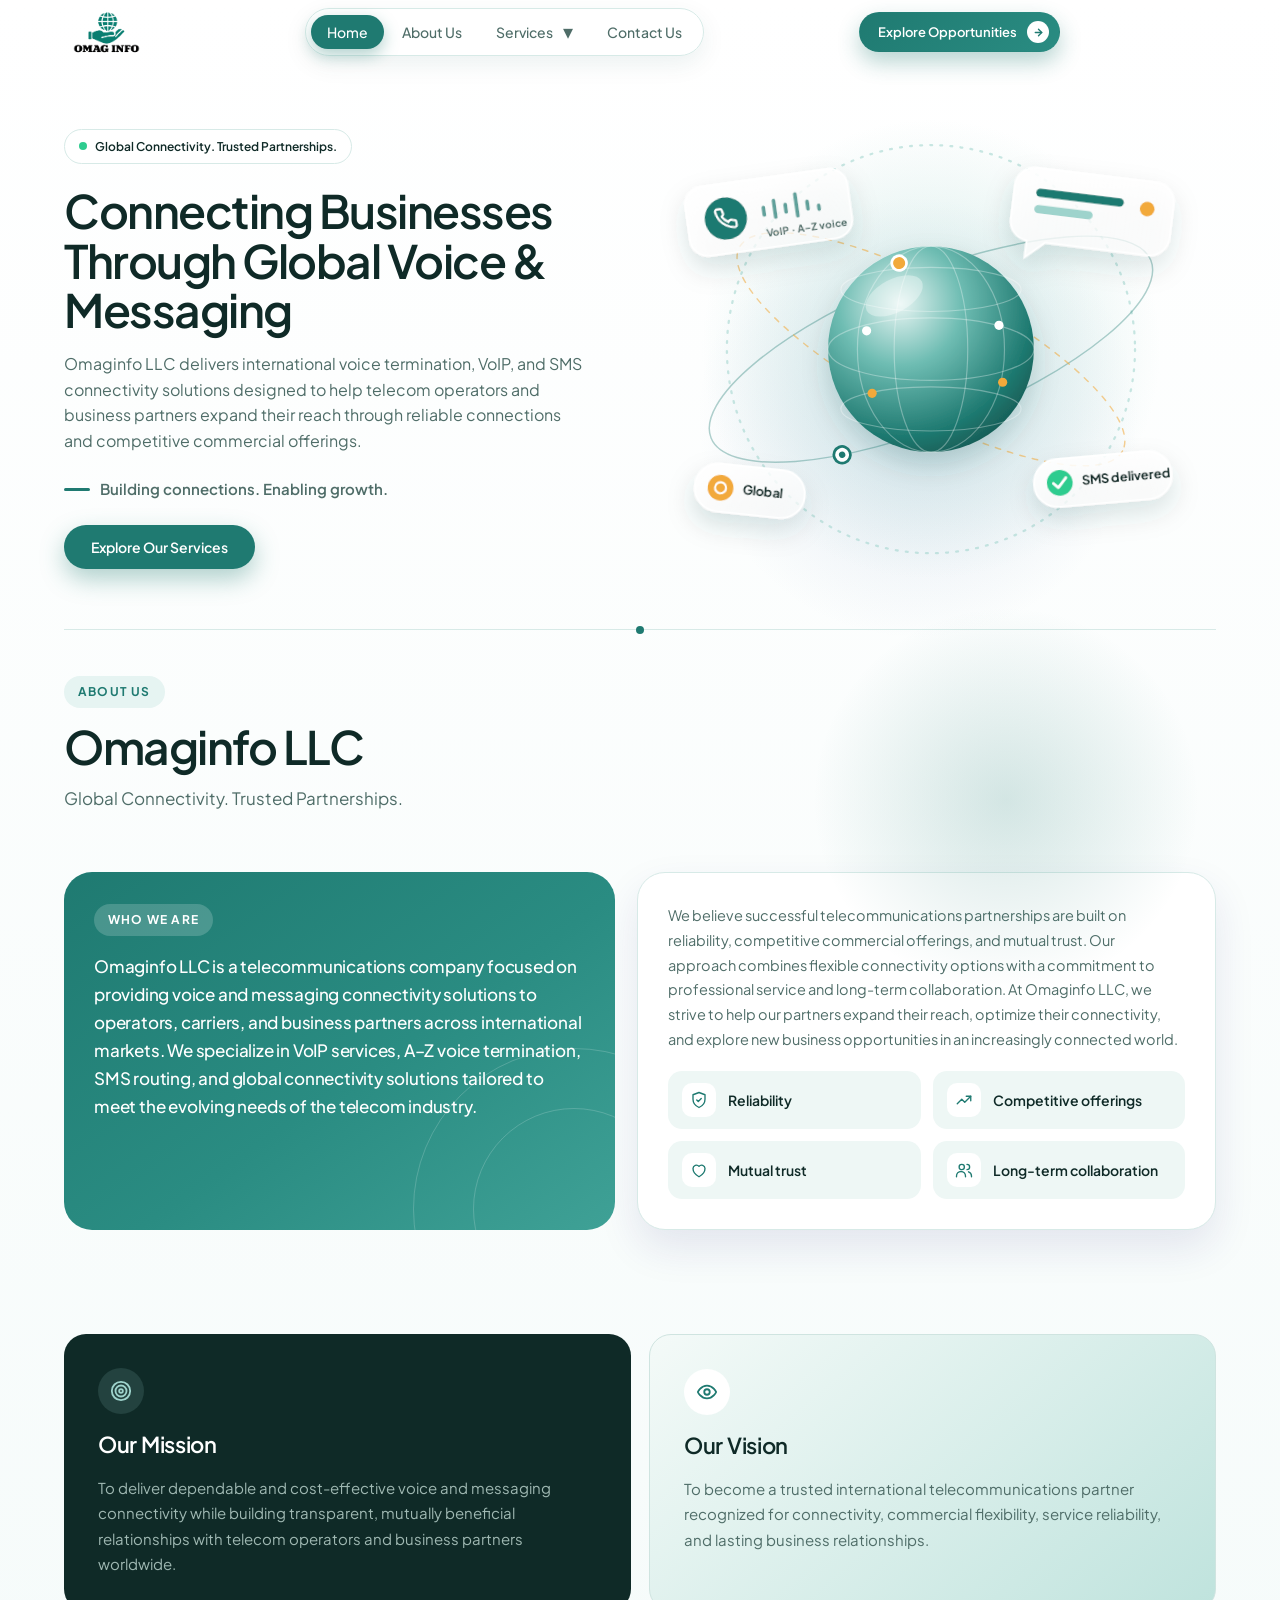
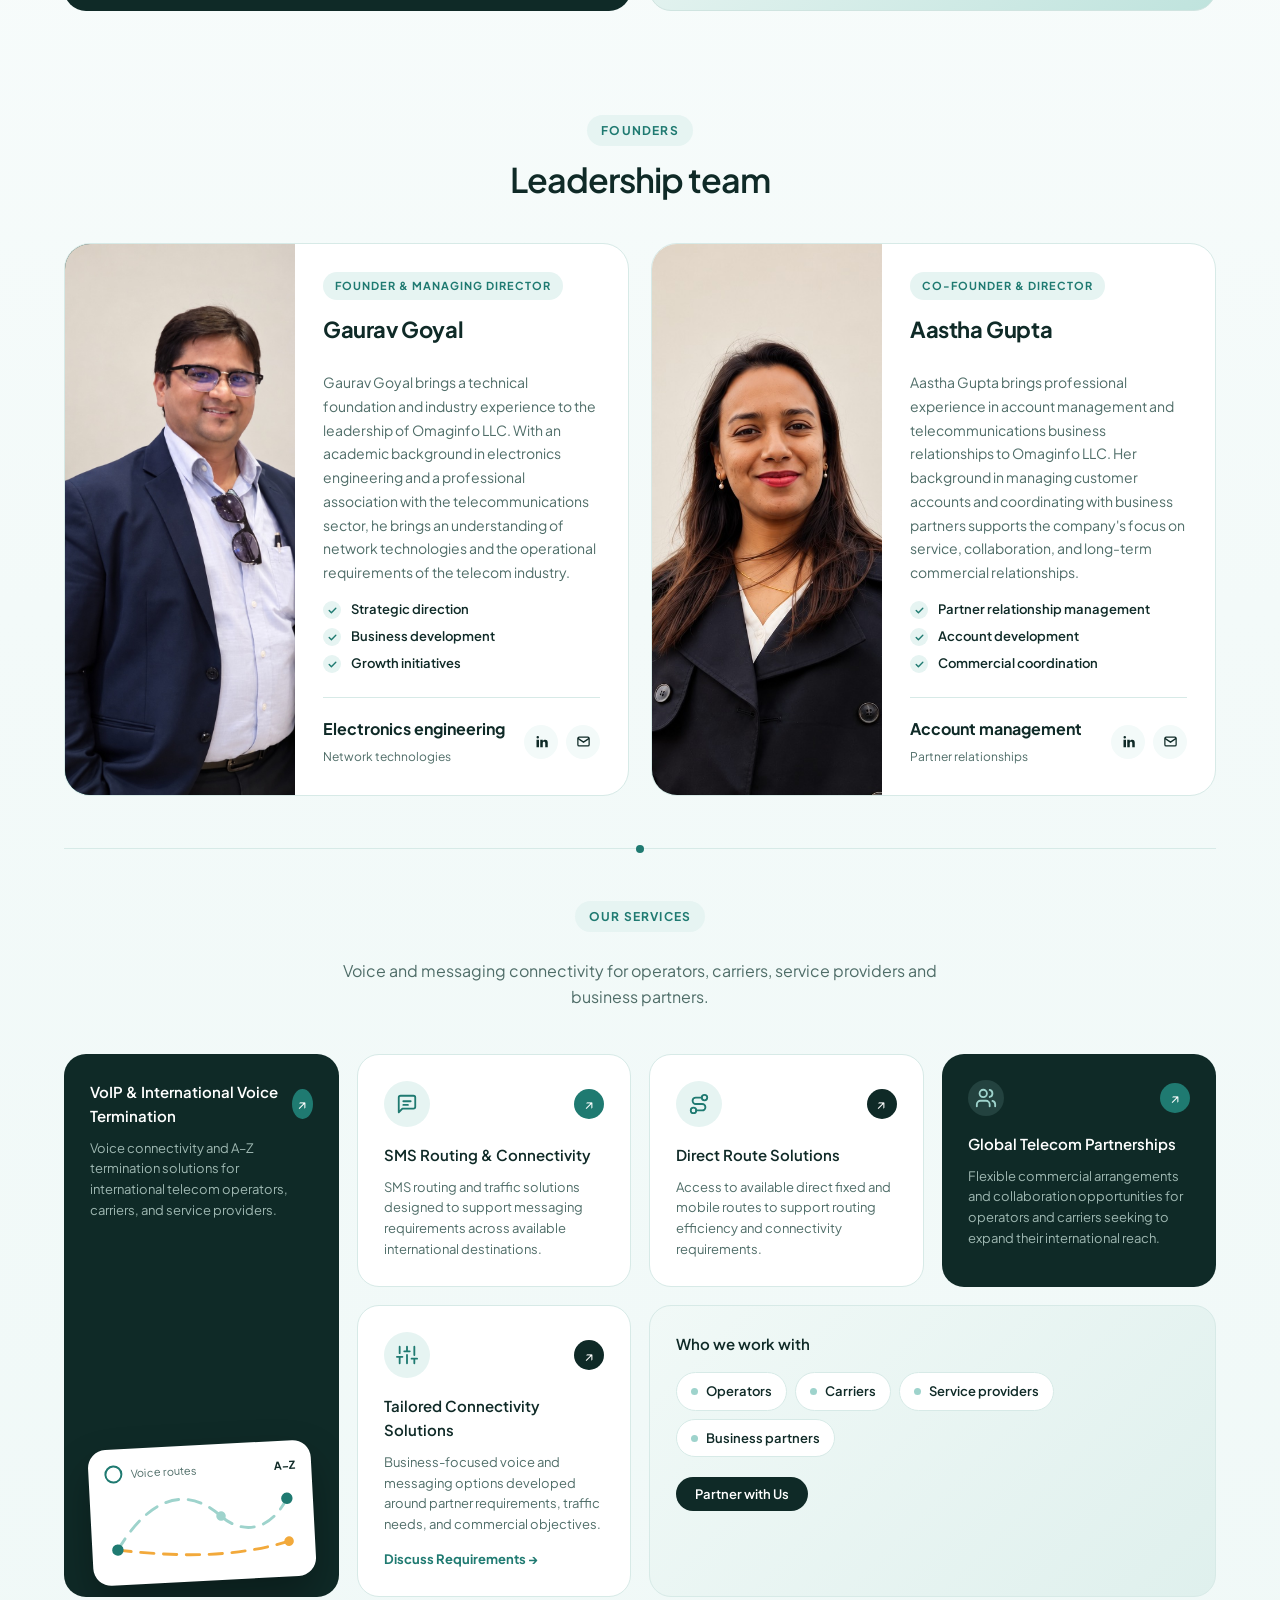
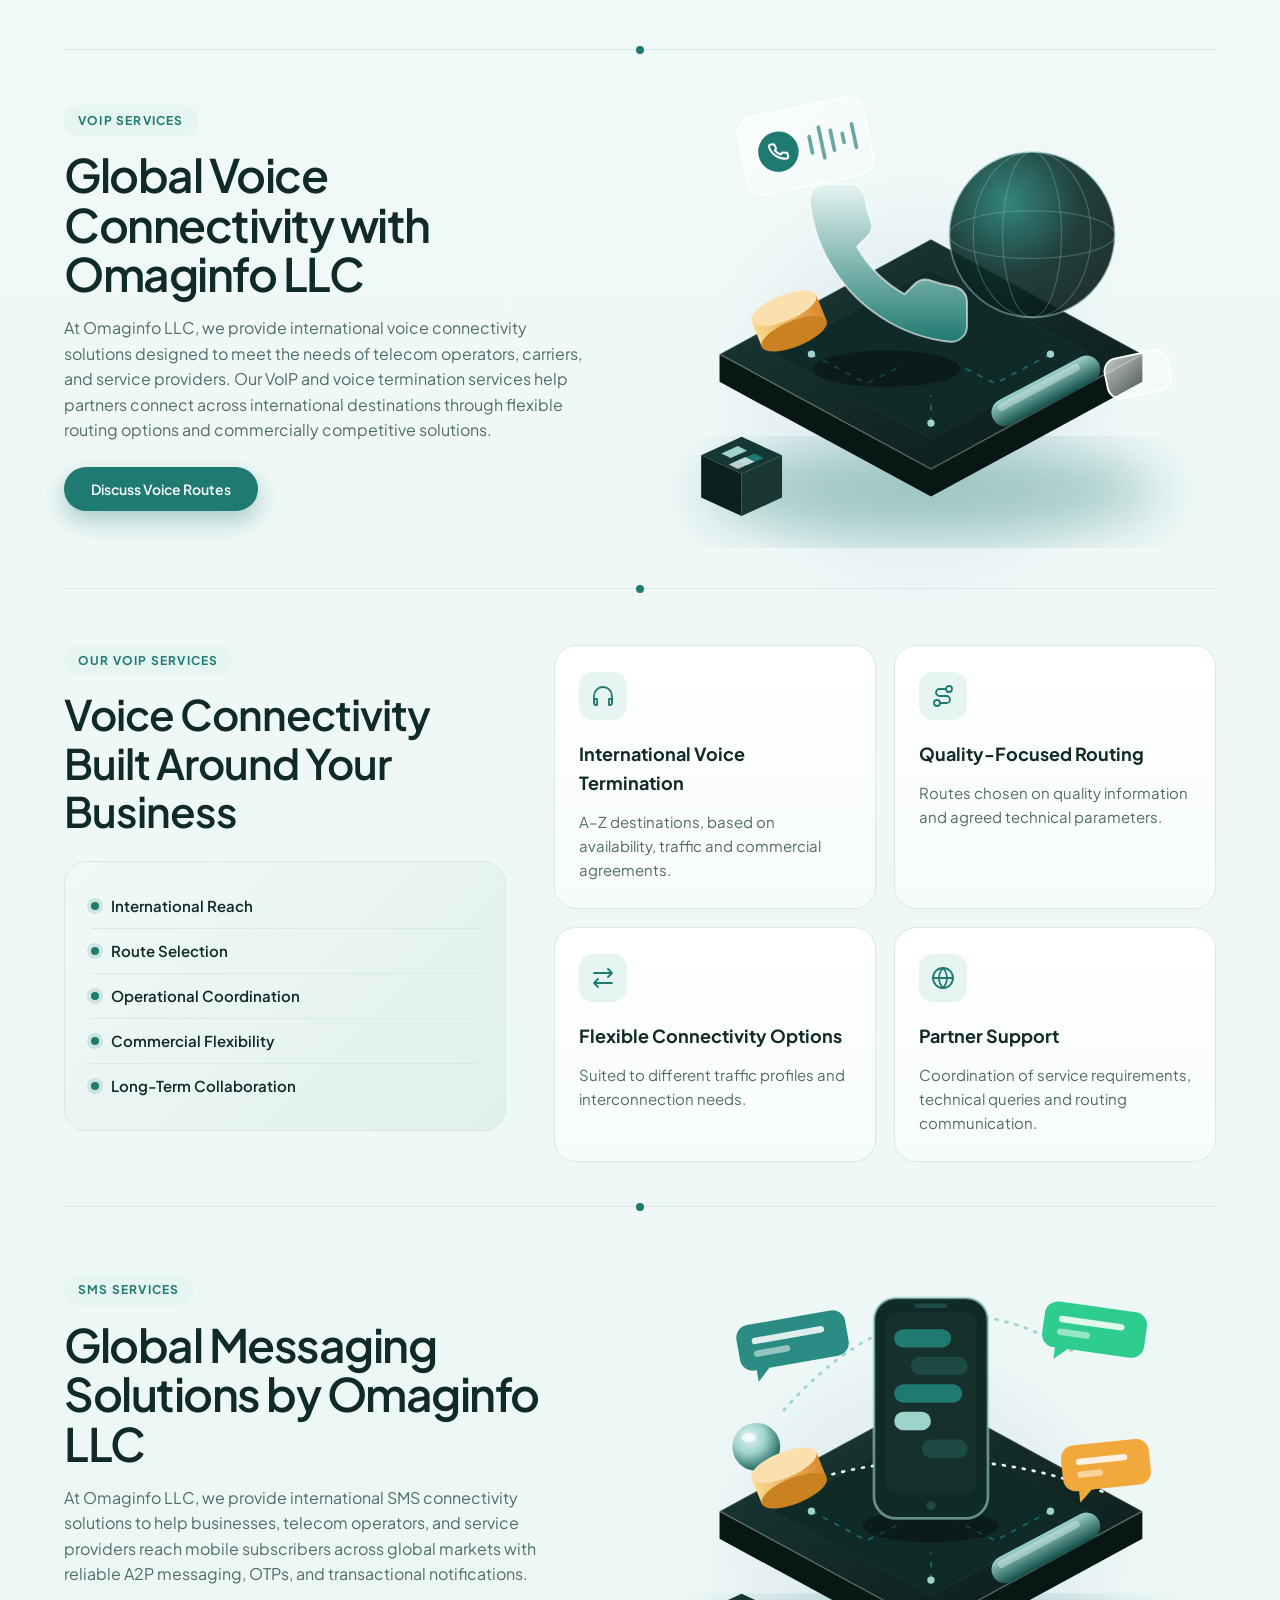
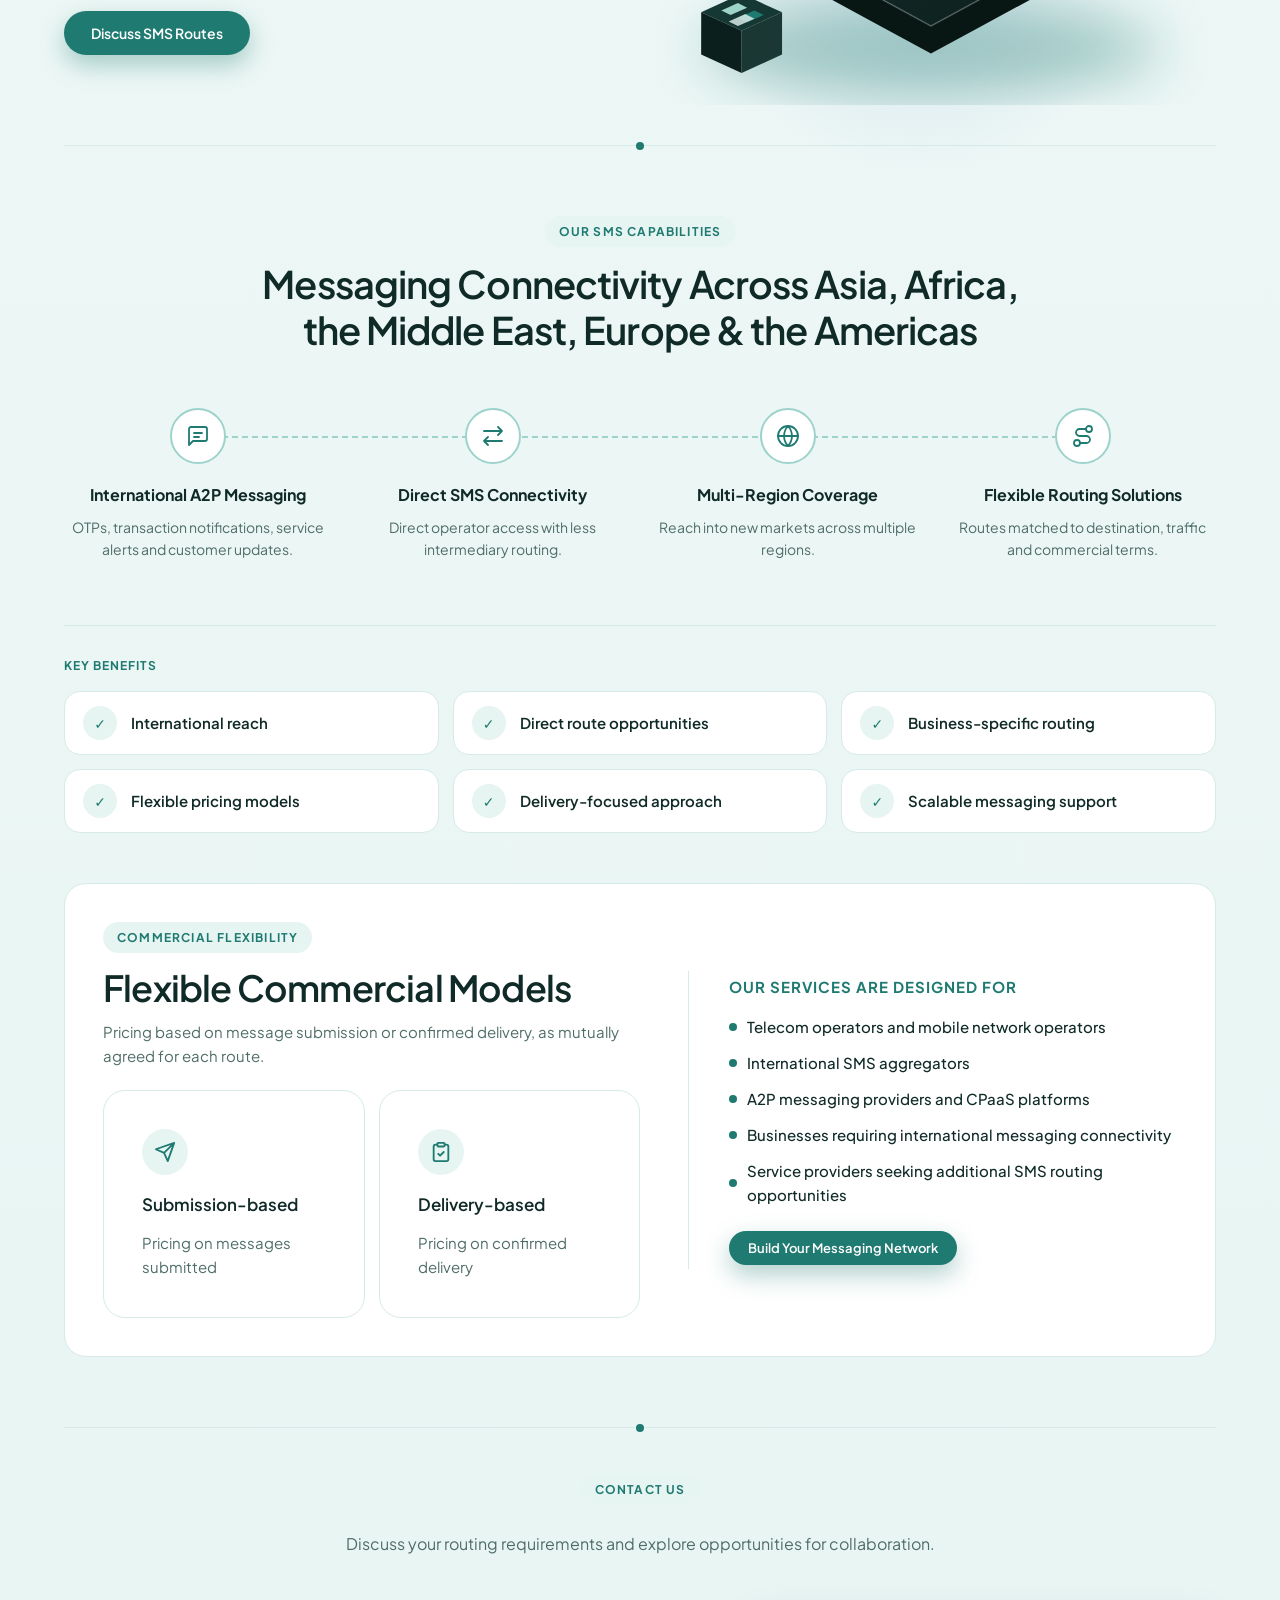
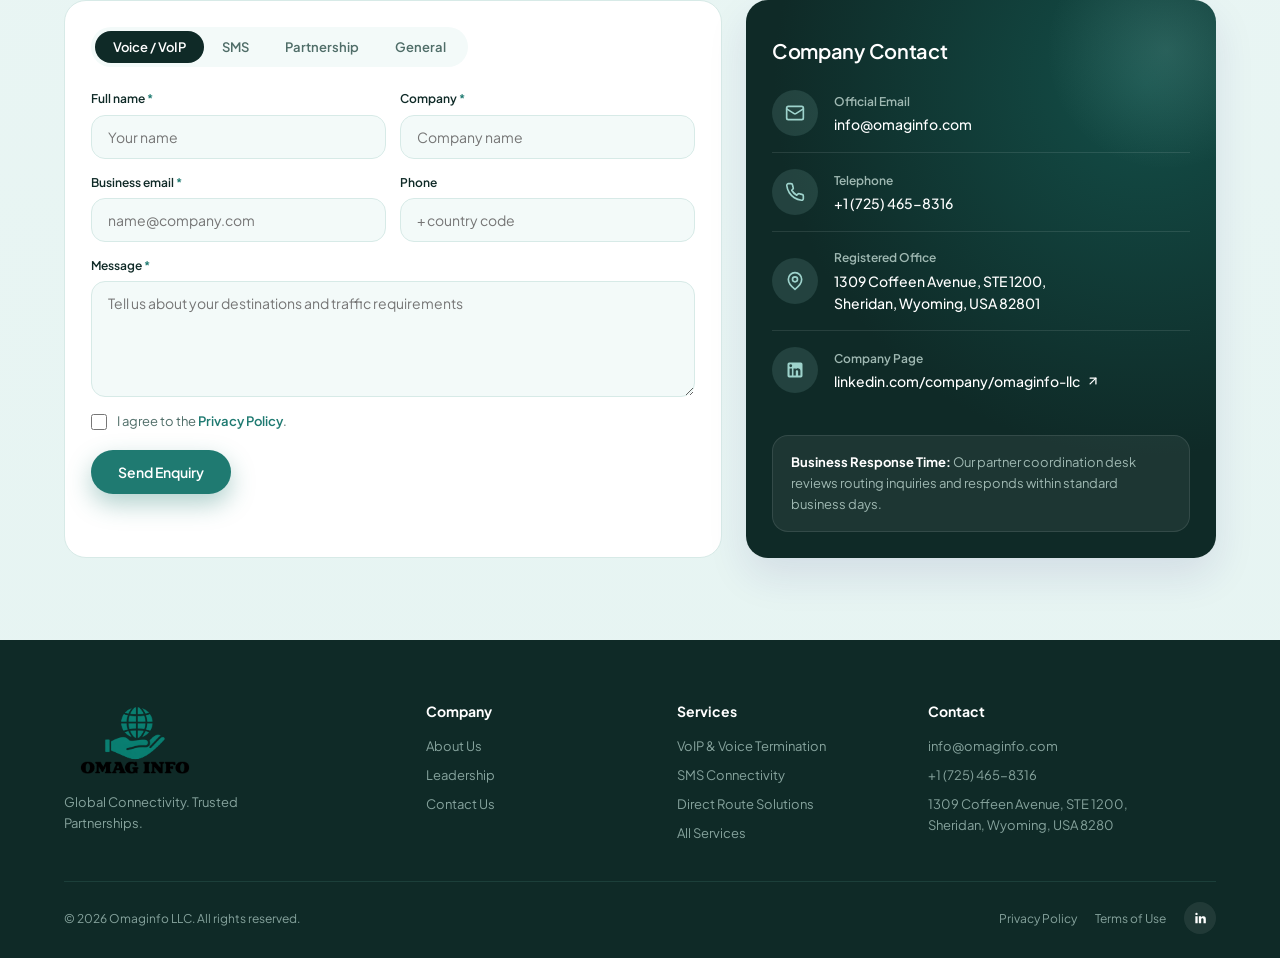
<file: final_draft/Project1_Model1 - Copy/index.html>
<!DOCTYPE html>
<html lang="en">

<head>
  <meta charset="UTF-8" />
  <meta name="viewport" content="width=device-width, initial-scale=1.0" />
  <title>Omaginfo LLC | Global Voice &amp; Messaging Connectivity</title>
  <link rel="icon" type="image/png" href="assets/images/Omag_Logo.png" />
  <link rel="shortcut icon" type="image/png" href="assets/images/favicon.png" />
  <link rel="apple-touch-icon" href="assets/images/Omag_Logo.png" />
  <meta name="description"
    content="Omaginfo LLC delivers international voice termination, VoIP and SMS connectivity solutions for telecom operators, carriers and business partners." />
  <meta property="og:title" content="Omaginfo LLC | Global Voice &amp; Messaging Connectivity" />
  <meta property="og:description"
    content="International voice termination, VoIP and A2P SMS connectivity for operators, carriers and business partners." />
  <meta property="og:type" content="website" />
  <meta property="og:image" content="assets/images/Omag_Logo.png" />
  <link rel="preconnect" href="https://fonts.googleapis.com" />
  <link rel="preconnect" href="https://fonts.gstatic.com" crossorigin />
  <link href="https://fonts.googleapis.com/css2?family=Plus+Jakarta+Sans:wght@400;500;600;700;800&display=swap"
    rel="stylesheet" />
  <link rel="stylesheet" href="assets/css/style.css" />
</head>

<body>
  <div id="scrollBar" aria-hidden="true"></div>
  <div class="page">
    <header class="navbar" id="navbar">
      <a href="#home" class="logo" aria-label="Omaginfo LLC home">
        <img src="assets/images/Omag_Logo.png" alt="Omaginfo LLC" class="logo-img" />
      </a>
      <nav class="nav-links" id="navLinks" aria-label="Main">
        <a href="#home">Home</a>
        <a href="#about">About Us</a>
        <div class="nav-dd">
          <div class="dd-row"><a href="#services">Services</a><button class="dd-toggle" type="button"
              aria-expanded="false" aria-label="Show services menu">▾</button></div>
          <div class="dd-menu">
            <a href="#voip"><span class="ico-c "><svg viewBox="0 0 24 24" fill="none" stroke="currentColor"
                  stroke-width="2" stroke-linecap="round" stroke-linejoin="round" aria-hidden="true">
                  <path
                    d="M22 16.92v3a2 2 0 0 1-2.18 2 19.79 19.79 0 0 1-8.63-3.07 19.5 19.5 0 0 1-6-6 19.79 19.79 0 0 1-3.07-8.67A2 2 0 0 1 4.11 2h3a2 2 0 0 1 2 1.72c.13.96.36 1.9.7 2.81a2 2 0 0 1-.45 2.11L8.09 9.91a16 16 0 0 0 6 6l1.27-1.27a2 2 0 0 1 2.11-.45c.91.34 1.85.57 2.81.7A2 2 0 0 1 22 16.92z" />
                </svg></span>VoIP &amp; Voice Termination</a>
            <a href="#sms"><span class="ico-c "><svg viewBox="0 0 24 24" fill="none" stroke="currentColor"
                  stroke-width="2" stroke-linecap="round" stroke-linejoin="round" aria-hidden="true">
                  <path d="M21 15a2 2 0 0 1-2 2H7l-4 4V5a2 2 0 0 1 2-2h14a2 2 0 0 1 2 2z" />
                  <path d="M8 9h8M8 13h5" />
                </svg></span>SMS Connectivity</a>
            <a href="#services" class="all">All services →</a>
          </div>
        </div>
        <a href="#contact">Contact Us</a>
        <div class="nav-actions-mobile">
          <a href="#contact" data-enquiry="partnership" class="btn btn-dark">Partner with Us</a>
        </div>
      </nav>
      <div class="nav-actions">
        <a href="#contact" data-enquiry="partnership" class="btn btn-dark">Explore Opportunities</a>
      </div>
      <button class="hamburger" id="hamburger" aria-label="Toggle menu" aria-expanded="false" aria-controls="navLinks">
        <span></span><span></span><span></span>
      </button>
    </header>
    <div class="page-sec" data-nav="home">
      <section class="hero" id="home">
        <div class="hero-text reveal">
          <span class="pill-tag"><i class="live-dot"></i> Global Connectivity. Trusted Partnerships.</span>
          <h1>Connecting Businesses Through Global Voice &amp; Messaging</h1>
          <p class="hero-lead">Omaginfo LLC delivers international voice termination, VoIP, and SMS connectivity
            solutions designed to help telecom operators and business partners expand their reach through reliable
            connections and competitive commercial offerings.</p>
          <p class="hero-tagline">Building connections. Enabling growth.</p>
          <div class="hero-cta">
            <a href="#services" class="btn btn-purple">Explore Our Services</a>
          </div>
        </div>
        <div class="hero-art reveal" id="heroArt">
          <svg viewBox="0 0 620 540" xmlns="http://www.w3.org/2000/svg" role="img"
            aria-label="Globe with orbiting voice and messaging connections">
            <defs>
              <radialGradient id="hvBlob" cx=".5" cy=".5" r=".5">
                <stop offset="0" stop-color="#9ED3CC" stop-opacity=".45" />
                <stop offset="1" stop-color="#9ED3CC" stop-opacity="0" />
              </radialGradient>
              <radialGradient id="hvSphere" cx=".35" cy=".28" r=".85">
                <stop offset="0" stop-color="#E6F4F2" />
                <stop offset=".35" stop-color="#6FBDB3" />
                <stop offset=".75" stop-color="#1F7A71" />
                <stop offset="1" stop-color="#134E48" />
              </radialGradient>
              <linearGradient id="hvGlass" x1="0" y1="0" x2="1" y2="1">
                <stop offset="0" stop-color="#fff" stop-opacity=".95" />
                <stop offset="1" stop-color="#fff" stop-opacity=".6" />
              </linearGradient>
              <filter id="hvShadowS" x="-30%" y="-30%" width="160%" height="170%">
                <feDropShadow dx="0" dy="14" stdDeviation="14" flood-color="#134E48" flood-opacity=".18" />
              </filter>
              <filter id="hvShadow" filterUnits="userSpaceOnUse" x="-80" y="-80" width="360" height="280">
                <feDropShadow dx="0" dy="14" stdDeviation="14" flood-color="#134E48" flood-opacity=".18" />
              </filter>
            </defs>
            <circle cx="310" cy="270" r="250" fill="url(#hvBlob)" />
            <g data-depth="6" fill="none" stroke-linecap="round">
              <circle cx="310" cy="270" r="222" stroke="#9ED3CC" stroke-opacity=".55" stroke-dasharray="2 9"
                stroke-width="2.5" />
              <g transform="translate(310 270) rotate(-22)">
                <ellipse rx="258" ry="82" stroke="#1F7A71" stroke-opacity=".35" stroke-width="1.6" />
              </g>
              <g transform="translate(310 270) rotate(28)">
                <ellipse rx="236" ry="70" stroke="#F2A93B" stroke-opacity=".55" stroke-width="1.6"
                  stroke-dasharray="6 8" />
              </g>
            </g>
            <g data-depth="12">
              <circle cx="310" cy="270" r="112" fill="url(#hvSphere)" filter="url(#hvShadowS)" />
              <g fill="none" stroke="#fff" stroke-opacity=".32" stroke-width="1.3">
                <ellipse cx="310" cy="270" rx="40" ry="112" />
                <ellipse cx="310" cy="270" rx="80" ry="112" />
                <ellipse cx="310" cy="270" rx="112" ry="34" />
                <ellipse cx="310" cy="205" rx="98" ry="24" />
                <ellipse cx="310" cy="335" rx="98" ry="24" />
              </g>
              <ellipse cx="270" cy="212" rx="34" ry="18" fill="#fff" opacity=".35" transform="rotate(-28 270 212)" />
              <g fill="none" stroke-width="3" stroke-linecap="round">
                <path class="arc" d="M240 250 Q 310 160 384 244" stroke="#fff" />
                <path class="arc a2" d="M246 318 Q 316 258 388 306" stroke="#F2A93B" />
              </g>
              <g fill="#fff">
                <circle cx="240" cy="250" r="5" />
                <circle cx="384" cy="244" r="5" />
              </g>
              <g fill="#F2A93B">
                <circle cx="246" cy="318" r="5" />
                <circle cx="388" cy="306" r="5" />
              </g>
            </g>
            <g transform="translate(310 270) rotate(-22)">
              <path id="hvOrbA" d="M-258,0 a258,82 0 1,0 516,0 a258,82 0 1,0 -516,0" fill="none" />
              <g>
                <circle r="9" fill="#fff" stroke="#1F7A71" stroke-width="3" />
                <circle r="3.5" fill="#1F7A71" />
                <animateMotion dur="16s" repeatCount="indefinite">
                  <mpath href="#hvOrbA" />
                </animateMotion>
              </g>
            </g>
            <g transform="translate(310 270) rotate(28)">
              <path id="hvOrbB" d="M-236,0 a236,70 0 1,1 472,0 a236,70 0 1,1 -472,0" fill="none" />
              <g>
                <circle r="8" fill="#F2A93B" stroke="#fff" stroke-width="3" />
                <animateMotion dur="12s" repeatCount="indefinite">
                  <mpath href="#hvOrbB" />
                </animateMotion>
              </g>
            </g>
            <g data-depth="26">
              <g class="float f1">
                <g transform="translate(40 96) rotate(-8)" filter="url(#hvShadow)">
                  <rect width="178" height="76" rx="20" fill="url(#hvGlass)" stroke="#fff" stroke-width="2" />
                  <circle cx="42" cy="38" r="23" fill="#1F7A71" />
                  <g transform="translate(29 25) scale(1.08)" fill="none" stroke="#fff" stroke-width="2.2"
                    stroke-linecap="round" stroke-linejoin="round">
                    <path
                      d="M22 16.92v3a2 2 0 0 1-2.18 2 19.79 19.79 0 0 1-8.63-3.07 19.5 19.5 0 0 1-6-6 19.79 19.79 0 0 1-3.07-8.67A2 2 0 0 1 4.11 2h3a2 2 0 0 1 2 1.72c.13.96.36 1.9.7 2.81a2 2 0 0 1-.45 2.11L8.09 9.91a16 16 0 0 0 6 6l1.27-1.27a2 2 0 0 1 2.11-.45c.91.34 1.85.57 2.81.7A2 2 0 0 1 22 16.92z" />
                  </g>
                  <g stroke="#1F7A71" stroke-width="4" stroke-linecap="round" opacity=".7">
                    <path d="M84 40v-8M96 44V26M108 40v-8M120 46V22M132 40v-8M144 42v-4" />
                  </g>
                  <text x="84" y="64" font-size="11" font-family="Plus Jakarta Sans,Inter,sans-serif" font-weight="700"
                    fill="#4F6D68">VoIP · A–Z voice</text>
                </g>
              </g>
            </g>
            <g data-depth="30">
              <g class="float f3">
                <g transform="translate(404 70) rotate(7)" filter="url(#hvShadow)">
                  <path
                    d="M0 22a22 22 0 0 1 22-22h130a22 22 0 0 1 22 22v36a22 22 0 0 1-22 22H40l-20 18V80A22 22 0 0 1 0 58z"
                    fill="url(#hvGlass)" stroke="#fff" stroke-width="2" />
                  <rect x="24" y="22" width="96" height="9" rx="4.5" fill="#1F7A71" />
                  <rect x="24" y="40" width="64" height="9" rx="4.5" fill="#9ED3CC" />
                  <circle cx="146" cy="30" r="8" fill="#F2A93B" />
                </g>
              </g>
            </g>
            <g data-depth="22">
              <g class="float f2">
                <g transform="translate(420 392) rotate(-5)" filter="url(#hvShadow)">
                  <rect width="150" height="52" rx="26" fill="url(#hvGlass)" stroke="#fff" stroke-width="2" />
                  <circle cx="28" cy="26" r="14" fill="#2ecc8f" />
                  <path d="M21 26l5 5 9-10" fill="none" stroke="#fff" stroke-width="3" stroke-linecap="round"
                    stroke-linejoin="round" />
                  <text x="52" y="31" font-size="14" font-family="Plus Jakarta Sans,Inter,sans-serif" font-weight="700"
                    fill="#0F2A27">SMS delivered</text>
                </g>
              </g>
            </g>
            <g data-depth="18">
              <g class="float f4">
                <g transform="translate(56 392) rotate(6)" filter="url(#hvShadow)">
                  <rect width="120" height="52" rx="26" fill="url(#hvGlass)" stroke="#fff" stroke-width="2" />
                  <circle cx="28" cy="26" r="14" fill="#F2A93B" />
                  <circle cx="28" cy="26" r="6" fill="none" stroke="#fff" stroke-width="2.2" />
                  <text x="52" y="31" font-size="14" font-family="Plus Jakarta Sans,Inter,sans-serif" font-weight="700"
                    fill="#0F2A27">Global</text>
                </g>
              </g>
            </g>
          </svg>
        </div>
      </section>


    </div>
    <div class="page-sec" id="about" data-nav="about">
      <section class="page-head reveal">
        <span class="eyebrow">About Us</span>
        <h2 class="h1">Omaginfo LLC</h2>
        <p class="tagline">Global Connectivity. Trusted Partnerships.</p>
      </section>

      <section class="about about--tight">
        <div class="ab-grid">
          <div class="ab-feature reveal from-left">
            <span class="ab-kicker">Who we are</span>
            <p class="ab-lead">Omaginfo LLC is a telecommunications company focused on providing voice and messaging
              connectivity solutions to operators, carriers, and business partners across international markets. We
              specialize in VoIP services, A–Z voice termination, SMS routing, and global connectivity solutions
              tailored to meet the evolving needs of the telecom industry.</p>
          </div>
          <div class="ab-panel reveal from-right">
            <p>We believe successful telecommunications partnerships are built on reliability, competitive commercial
              offerings, and mutual trust. Our approach combines flexible connectivity options with a commitment to
              professional service and long-term collaboration. At Omaginfo LLC, we strive to help our partners expand
              their reach, optimize their connectivity, and explore new business opportunities in an increasingly
              connected world.</p>
            <ul class="ab-vals">
              <li><span class="ab-ico"><svg viewBox="0 0 24 24" fill="none" stroke="currentColor" stroke-width="1.8"
                    stroke-linecap="round" stroke-linejoin="round" aria-hidden="true">
                    <path d="M12 2l8 3v6c0 5-3.5 9-8 11-4.5-2-8-6-8-11V5z" />
                    <path d="M9 12l2 2 4-4" />
                  </svg></span>Reliability</li>
              <li><span class="ab-ico"><svg viewBox="0 0 24 24" fill="none" stroke="currentColor" stroke-width="1.8"
                    stroke-linecap="round" stroke-linejoin="round" aria-hidden="true">
                    <path d="M3 17l6-6 4 4 8-8" />
                    <path d="M15 7h6v6" />
                  </svg></span>Competitive offerings</li>
              <li><span class="ab-ico"><svg viewBox="0 0 24 24" fill="none" stroke="currentColor" stroke-width="1.8"
                    stroke-linecap="round" stroke-linejoin="round" aria-hidden="true">
                    <path d="M12 21s-8-4.5-8-11a4.5 4.5 0 0 1 8-2.8A4.5 4.5 0 0 1 20 10c0 6.5-8 11-8 11z" />
                  </svg></span>Mutual trust</li>
              <li><span class="ab-ico"><svg viewBox="0 0 24 24" fill="none" stroke="currentColor" stroke-width="1.8"
                    stroke-linecap="round" stroke-linejoin="round" aria-hidden="true">
                    <circle cx="9" cy="8" r="3.5" />
                    <path d="M2 21v-1a6 6 0 0 1 12 0v1" />
                    <path d="M16 4.5a3.5 3.5 0 0 1 0 7M22 21v-1a6 6 0 0 0-4-5.6" />
                  </svg></span>Long-term collaboration</li>
            </ul>
          </div>
        </div>
      </section>

      <section id="story">
        <div class="story mv-two">
          <div class="mv">
            <article class="card dark lg reveal">
              <span class="ico-c mint"><svg viewBox="0 0 24 24" fill="none" stroke="currentColor" stroke-width="2"
                  stroke-linecap="round" stroke-linejoin="round" aria-hidden="true">
                  <circle cx="12" cy="12" r="10" />
                  <circle cx="12" cy="12" r="6" />
                  <circle cx="12" cy="12" r="2" />
                </svg></span>
              <h3>Our Mission</h3>
              <p>To deliver dependable and cost-effective voice and messaging connectivity while building transparent,
                mutually beneficial relationships with telecom operators and business partners worldwide.</p>
            </article>
            <article class="card purple lg reveal">
              <span class="ico-c white"><svg viewBox="0 0 24 24" fill="none" stroke="currentColor" stroke-width="2"
                  stroke-linecap="round" stroke-linejoin="round" aria-hidden="true">
                  <path d="M2 12s3-7 10-7 10 7 10 7-3 7-10 7-10-7-10-7z" />
                  <circle cx="12" cy="12" r="3" />
                </svg></span>
              <h3>Our Vision</h3>
              <p>To become a trusted international telecommunications partner recognized for connectivity, commercial
                flexibility, service reliability, and lasting business relationships.</p>
            </article>
          </div>
        </div>
      </section>

      <section id="leadership">
        <div class="section-head reveal">
          <span class="eyebrow">Founders</span>
          <h2>Leadership team</h2>
        </div>
        <div class="founders">
          <article class="founder-card reveal">
            <div class="fc-photo fc-dark">
              <img src="assets/images/gaurav-goyal.jpg" alt="Gaurav Goyal - Founder &amp; Managing Director"
                loading="lazy" />
            </div>
            <div class="fc-body">
              <span class="role">Founder &amp; Managing Director</span>
              <h4>Gaurav Goyal</h4>
              <p>Gaurav Goyal brings a technical foundation and industry experience to the leadership of Omaginfo LLC.
                With an academic background in electronics engineering and a professional association with the
                telecommunications sector, he brings an understanding of network technologies and the operational
                requirements of the telecom industry.</p>
              <ul class="founder-checklist">
                <li><span class="chk-icon"><svg viewBox="0 0 20 20" fill="none" stroke="currentColor" stroke-width="2.5"
                      stroke-linecap="round" stroke-linejoin="round" aria-hidden="true">
                      <path d="M4 10l4 4 8-8" />
                    </svg></span>Strategic direction</li>
                <li><span class="chk-icon"><svg viewBox="0 0 20 20" fill="none" stroke="currentColor" stroke-width="2.5"
                      stroke-linecap="round" stroke-linejoin="round" aria-hidden="true">
                      <path d="M4 10l4 4 8-8" />
                    </svg></span>Business development</li>
                <li><span class="chk-icon"><svg viewBox="0 0 20 20" fill="none" stroke="currentColor" stroke-width="2.5"
                      stroke-linecap="round" stroke-linejoin="round" aria-hidden="true">
                      <path d="M4 10l4 4 8-8" />
                    </svg></span>Growth initiatives</li>
              </ul>
              <div class="fc-foot">
                <div class="fc-meta"><b>Electronics engineering</b><span>Network technologies</span></div>
                <div class="fc-social">
                  <a href="https://www.linkedin.com/company/omaginfo-llc" target="_blank" rel="noopener"
                    aria-label="Omaginfo LLC on LinkedIn"><svg viewBox="0 0 24 24" fill="currentColor"
                      aria-hidden="true">
                      <path
                        d="M4 9h4v12H4zM6 3a2 2 0 1 1 0 4 2 2 0 0 1 0-4zM10 9h4v2c.6-1 2-2 4-2 3 0 4 2 4 5v7h-4v-6c0-1.5-.5-2.5-2-2.5S14 13.5 14 15v6h-4z" />
                    </svg></a>
                  <a href="mailto:info@omaginfo.com" aria-label="Email Omaginfo LLC"><svg viewBox="0 0 24 24"
                      fill="none" stroke="currentColor" stroke-width="2" aria-hidden="true">
                      <rect x="3" y="5" width="18" height="14" rx="2" />
                      <path d="m3 7 9 6 9-6" />
                    </svg></a>
                </div>
              </div>
            </div>
          </article>
          <article class="founder-card reveal">
            <div class="fc-photo fc-light">
              <img src="assets/images/aastha-gupta.jpg" alt="Aastha Gupta - Co-founder &amp; Director" loading="lazy" />
            </div>
            <div class="fc-body">
              <span class="role">Co-founder &amp; Director</span>
              <h4>Aastha Gupta</h4>
              <p>Aastha Gupta brings professional experience in account management and telecommunications business
                relationships to Omaginfo LLC. Her background in managing customer accounts and coordinating with
                business partners supports the company's focus on service, collaboration, and long-term commercial
                relationships.</p>
              <ul class="founder-checklist">
                <li><span class="chk-icon"><svg viewBox="0 0 20 20" fill="none" stroke="currentColor" stroke-width="2.5"
                      stroke-linecap="round" stroke-linejoin="round" aria-hidden="true">
                      <path d="M4 10l4 4 8-8" />
                    </svg></span>Partner relationship management</li>
                <li><span class="chk-icon"><svg viewBox="0 0 20 20" fill="none" stroke="currentColor" stroke-width="2.5"
                      stroke-linecap="round" stroke-linejoin="round" aria-hidden="true">
                      <path d="M4 10l4 4 8-8" />
                    </svg></span>Account development</li>
                <li><span class="chk-icon"><svg viewBox="0 0 20 20" fill="none" stroke="currentColor" stroke-width="2.5"
                      stroke-linecap="round" stroke-linejoin="round" aria-hidden="true">
                      <path d="M4 10l4 4 8-8" />
                    </svg></span>Commercial coordination</li>
              </ul>
              <div class="fc-foot">
                <div class="fc-meta"><b>Account management</b><span>Partner relationships</span></div>
                <div class="fc-social">
                  <a href="https://www.linkedin.com/company/omaginfo-llc" target="_blank" rel="noopener"
                    aria-label="Omaginfo LLC on LinkedIn"><svg viewBox="0 0 24 24" fill="currentColor"
                      aria-hidden="true">
                      <path
                        d="M4 9h4v12H4zM6 3a2 2 0 1 1 0 4 2 2 0 0 1 0-4zM10 9h4v2c.6-1 2-2 4-2 3 0 4 2 4 5v7h-4v-6c0-1.5-.5-2.5-2-2.5S14 13.5 14 15v6h-4z" />
                    </svg></a>
                  <a href="mailto:info@omaginfo.com" aria-label="Email Omaginfo LLC"><svg viewBox="0 0 24 24"
                      fill="none" stroke="currentColor" stroke-width="2" aria-hidden="true">
                      <rect x="3" y="5" width="18" height="14" rx="2" />
                      <path d="m3 7 9 6 9-6" />
                    </svg></a>
                </div>
              </div>
            </div>
          </article>
        </div>
      </section>
    </div>
    <div class="page-sec" data-nav="services">
      <section class="services" id="services">
        <div class="section-head reveal">
          <span class="eyebrow">Our Services</span>
          <p>Voice and messaging connectivity for operators, carriers, service providers and business partners.</p>
        </div>
        <div class="bento">
          <a href="#voip" class="card dark b-tall reveal">
            <div class="card-top">
              <h4>VoIP &amp; International Voice Termination</h4><span class="ic-btn purple">↗</span>
            </div>
            <p>Voice connectivity and A–Z termination solutions for international telecom operators, carriers, and
              service providers.</p>
            <div class="float-panel route-panel">
              <div class="fp-head"><span class="fp-dot"></span> Voice routes <b>A–Z</b></div>
              <svg viewBox="0 0 200 90" aria-hidden="true">
                <g fill="none" stroke-width="3" stroke-linecap="round">
                  <path class="flow" d="M10 70 C50 10 90 10 120 40" stroke="#9ED3CC" />
                  <path class="flow f-2" d="M120 40 C140 60 170 60 190 25" stroke="#9ED3CC" />
                  <path class="flow" d="M10 70 C70 80 130 85 190 70" stroke="#F2A93B" />
                </g>
                <circle cx="10" cy="70" r="6" fill="#1F7A71" />
                <circle cx="120" cy="40" r="5" fill="#9ED3CC" />
                <circle cx="190" cy="25" r="6" fill="#1F7A71" />
                <circle cx="190" cy="70" r="5" fill="#F2A93B" />
              </svg>
            </div>
          </a>
          <a href="#sms" class="card light reveal">
            <div class="card-top"><span class="ico-c "><svg viewBox="0 0 24 24" fill="none" stroke="currentColor"
                  stroke-width="2" stroke-linecap="round" stroke-linejoin="round" aria-hidden="true">
                  <path d="M21 15a2 2 0 0 1-2 2H7l-4 4V5a2 2 0 0 1 2-2h14a2 2 0 0 1 2 2z" />
                  <path d="M8 9h8M8 13h5" />
                </svg></span><span class="ic-btn purple">↗</span></div>
            <h4 class="h4-spaced">SMS Routing &amp; Connectivity</h4>
            <p>SMS routing and traffic solutions designed to support messaging requirements across available
              international destinations.</p>
          </a>
          <a href="#services" class="card light reveal">
            <div class="card-top"><span class="ico-c "><svg viewBox="0 0 24 24" fill="none" stroke="currentColor"
                  stroke-width="2" stroke-linecap="round" stroke-linejoin="round" aria-hidden="true">
                  <circle cx="6" cy="19" r="3" />
                  <circle cx="18" cy="5" r="3" />
                  <path d="M9 19h6.5a3.5 3.5 0 0 0 0-7h-7a3.5 3.5 0 0 1 0-7H15" />
                </svg></span><span class="ic-btn dark">↗</span></div>
            <h4 class="h4-spaced">Direct Route Solutions</h4>
            <p>Access to available direct fixed and mobile routes to support routing efficiency and connectivity
              requirements.</p>
          </a>
          <a href="#contact" data-enquiry="partnership" class="card dark reveal">
            <div class="card-top"><span class="ico-c "><svg viewBox="0 0 24 24" fill="none" stroke="currentColor"
                  stroke-width="2" stroke-linecap="round" stroke-linejoin="round" aria-hidden="true">
                  <path d="M16 21v-2a4 4 0 0 0-4-4H6a4 4 0 0 0-4 4v2" />
                  <circle cx="9" cy="7" r="4" />
                  <path d="M22 21v-2a4 4 0 0 0-3-3.87M16 3.13a4 4 0 0 1 0 7.75" />
                </svg></span><span class="ic-btn purple">↗</span></div>
            <h4 class="h4-spaced">Global Telecom Partnerships</h4>
            <p>Flexible commercial arrangements and collaboration opportunities for operators and carriers seeking to
              expand their international reach.</p>
          </a>
          <a href="#contact" data-enquiry="general" class="card light reveal">
            <div class="card-top"><span class="ico-c "><svg viewBox="0 0 24 24" fill="none" stroke="currentColor"
                  stroke-width="2" stroke-linecap="round" stroke-linejoin="round" aria-hidden="true">
                  <path d="M4 21v-7M4 10V3M12 21v-9M12 8V3M20 21v-5M20 12V3M1 14h6M9 8h6M17 16h6" />
                </svg></span><span class="ic-btn dark">↗</span></div>
            <h4 class="h4-spaced">Tailored Connectivity Solutions</h4>
            <p>Business-focused voice and messaging options developed around partner requirements, traffic needs, and
              commercial objectives.</p>
            <span class="more">Discuss Requirements →</span>
          </a>
          <article class="card soft b-wide reveal">
            <div class="card-top">
              <h4>Who we work with</h4>
            </div>
            <div class="who-list">
              <span class="chip"><i></i>Operators</span><span class="chip"><i></i>Carriers</span>
              <span class="chip"><i></i>Service providers</span><span class="chip"><i></i>Business partners</span>
            </div>
            <div class="btn-row"><a href="#contact" data-enquiry="partnership" class="btn btn-dark btn-sm">Partner with
                Us</a></div>
          </article>
        </div>
      </section>
    </div>
    <div class="page-sec" id="voip" data-nav="services">
      <section class="hero sub">
        <div class="hero-text reveal">
          <span class="eyebrow">VoIP Services</span>
          <h2 class="h1">Global Voice Connectivity with Omaginfo LLC</h2>
          <p class="hero-lead">At Omaginfo LLC, we provide international voice connectivity solutions designed to meet
            the needs of telecom operators, carriers, and service providers. Our VoIP and voice termination services
            help partners connect across international destinations through flexible routing options and commercially
            competitive solutions.</p>
          <div class="hero-cta">
            <a href="#contact" data-enquiry="voice" class="btn btn-purple">Discuss Voice Routes</a>
          </div>
        </div>
        <div class="hero-art reveal">
          <svg viewBox="0 0 620 540" xmlns="http://www.w3.org/2000/svg" role="img"
            aria-label="Phone handset with voice waves travelling along global routes">
            <defs>
              <linearGradient id="platTop" x1="0" y1="0" x2="1" y2="1">
                <stop offset="0" stop-color="#1C3B37" />
                <stop offset="1" stop-color="#0A1A18" />
              </linearGradient>
              <linearGradient id="purpleG" x1="0" y1="0" x2="0" y2="1">
                <stop offset="0" stop-color="#E6F4F2" />
                <stop offset="1" stop-color="#1F7A71" />
              </linearGradient>
              <linearGradient id="glassG" x1="0" y1="0" x2="1" y2="1">
                <stop offset="0" stop-color="#ffffff" stop-opacity=".75" />
                <stop offset="1" stop-color="#ffffff" stop-opacity=".12" />
              </linearGradient>
              <linearGradient id="peachG" x1="0" y1="0" x2="1" y2="0">
                <stop offset="0" stop-color="#F8D98C" />
                <stop offset="1" stop-color="#D98A2E" />
              </linearGradient>
              <linearGradient id="mintG" x1="0" y1="0" x2="0" y2="1">
                <stop offset="0" stop-color="#9ED3CC" />
                <stop offset="1" stop-color="#134E48" />
              </linearGradient>
              <radialGradient id="sphereG" cx=".35" cy=".3" r=".75">
                <stop offset="0" stop-color="#E6F4F2" />
                <stop offset=".45" stop-color="#9ED3CC" />
                <stop offset="1" stop-color="#115C53" />
              </radialGradient>
              <radialGradient id="heroGlobe" cx=".36" cy=".3" r=".8">
                <stop offset="0" stop-color="#1F7A71" />
                <stop offset=".55" stop-color="#0C2B27" />
                <stop offset="1" stop-color="#0A1A18" />
              </radialGradient>
              <filter id="blur30">
                <feGaussianBlur stdDeviation="30" />
              </filter>
              <filter id="glow">
                <feGaussianBlur stdDeviation="4" result="b" />
                <feMerge>
                  <feMergeNode in="b" />
                  <feMergeNode in="SourceGraphic" />
                </feMerge>
              </filter>
            </defs>
            <ellipse cx="310" cy="470" rx="250" ry="50" fill="#1F7A71" opacity=".35" filter="url(#blur30)" />
            <g data-depth="6">
              <polygon points="80,320 310,445 540,320 540,350 310,475 80,350" fill="#081714" />
              <polygon points="310,195 540,320 310,445 80,320" fill="url(#platTop)" />
              <polygon points="310,195 540,320 310,445 80,320" fill="none" stroke="#ffffff" stroke-opacity=".18"
                stroke-width="2" />
              <polygon points="310,228 482,320 310,412 138,320" fill="#0F2A27" stroke="#fff" stroke-opacity=".06" />
              <g stroke="#1F7A71" stroke-width="2" fill="none" opacity=".8" class="circuit">
                <path d="M180 320 L240 352 L280 332" />
                <path d="M440 320 L380 352 L340 332" />
                <path d="M310 395 L310 365" />
              </g>
              <circle cx="180" cy="320" r="4" fill="#9ED3CC" />
              <circle cx="440" cy="320" r="4" fill="#9ED3CC" />
              <circle cx="310" cy="395" r="4" fill="#9ED3CC" />
            </g>
            <g data-depth="12">
              <circle cx="420" cy="190" r="90" fill="url(#heroGlobe)" opacity=".9" stroke="#9ED3CC" stroke-opacity=".5"
                stroke-width="2" />
              <g fill="none" stroke="#9ED3CC" stroke-opacity=".3" stroke-width="1.2">
                <ellipse cx="420" cy="190" rx="32" ry="90" />
                <ellipse cx="420" cy="190" rx="64" ry="90" />
                <ellipse cx="420" cy="190" rx="90" ry="26" />
              </g>
              <path class="arc" d="M360 160 Q 420 90 482 170" fill="none" stroke="#9ED3CC" stroke-width="3"
                stroke-linecap="round" />
              <path class="arc a2" d="M370 236 Q 430 180 486 222" fill="none" stroke="#F2A93B" stroke-width="3"
                stroke-linecap="round" />
            </g>
            <g data-depth="20">
              <ellipse cx="262" cy="336" rx="80" ry="20" fill="#000" opacity=".35" />
              <g transform="translate(160 118) scale(8.6)" fill="url(#purpleG)" stroke="#fff" stroke-opacity=".6"
                stroke-width=".25" stroke-linejoin="round">
                <path
                  d="M22 16.92v3a2 2 0 0 1-2.18 2 19.79 19.79 0 0 1-8.63-3.07 19.5 19.5 0 0 1-6-6 19.79 19.79 0 0 1-3.07-8.67A2 2 0 0 1 4.11 2h3a2 2 0 0 1 2 1.72c.13.96.36 1.9.7 2.81a2 2 0 0 1-.45 2.11L8.09 9.91a16 16 0 0 0 6 6l1.27-1.27a2 2 0 0 1 2.11-.45c.91.34 1.85.57 2.81.7A2 2 0 0 1 22 16.92z" />
              </g>
              <g fill="none" stroke="#1F7A71" stroke-width="5" stroke-linecap="round">
                <path class="wave w1" d="M330 120 A34 34 0 0 1 364 154" />
                <path class="wave w2" d="M330 92 A62 62 0 0 1 392 154" />
                <path class="wave w3" d="M330 64 A90 90 0 0 1 420 154" />
              </g>
            </g>
            <g data-depth="26">
              <g class="float f1">
                <g transform="translate(96 66) rotate(-12)">
                  <rect width="140" height="86" rx="18" fill="url(#glassG)" stroke="#fff" stroke-opacity=".9"
                    stroke-width="2" />
                  <circle cx="40" cy="43" r="22" fill="#1F7A71" />
                  <g transform="translate(29 32) scale(.92)" fill="none" stroke="#fff" stroke-width="2.4"
                    stroke-linecap="round" stroke-linejoin="round">
                    <path
                      d="M22 16.92v3a2 2 0 0 1-2.18 2 19.79 19.79 0 0 1-8.63-3.07 19.5 19.5 0 0 1-6-6 19.79 19.79 0 0 1-3.07-8.67A2 2 0 0 1 4.11 2h3a2 2 0 0 1 2 1.72c.13.96.36 1.9.7 2.81a2 2 0 0 1-.45 2.11L8.09 9.91a16 16 0 0 0 6 6l1.27-1.27a2 2 0 0 1 2.11-.45c.91.34 1.85.57 2.81.7A2 2 0 0 1 22 16.92z" />
                  </g>
                  <g stroke="#1F7A71" stroke-width="4" stroke-linecap="round" opacity=".65">
                    <path d="M76 34v18M88 26v34M100 32v22M112 38v10M124 30v26" />
                  </g>
                </g>
              </g>
            </g>
            <g data-depth="34">
              <g class="float f4">
                <rect x="500" y="320" width="70" height="44" rx="14" fill="url(#glassG)" stroke="#fff" stroke-width="2"
                  transform="rotate(-12 535 342)" />
              </g>
            </g>
            <g data-depth="30">
              <g class="float f2">
                <g transform="translate(150 270) rotate(-22)">
                  <rect x="-38" y="0" width="76" height="30" fill="url(#peachG)" />
                  <ellipse cx="0" cy="30" rx="38" ry="14" fill="#C9821F" />
                  <ellipse cx="0" cy="0" rx="38" ry="14" fill="#FBE0AE" />
                </g>
              </g>
            </g>
            <g data-depth="36">
              <g class="float f3">
                <g transform="translate(60 410)">
                  <polygon points="0,20 44,0 88,20 44,40" fill="#163834" />
                  <polygon points="0,20 44,40 44,86 0,66" fill="#0B1F1C" />
                  <polygon points="44,40 88,20 88,66 44,86" fill="#1A3733" />
                  <polygon points="22,18 40,10 50,15 32,23" fill="#9ED3CC" />
                  <polygon points="40,26 58,18 68,23 50,31" fill="#1F7A71" />
                  <polygon points="30,30 48,22 58,27 40,35" fill="#E6F4F2" opacity=".8" />
                </g>
              </g>
            </g>
            <g data-depth="10">
              <rect x="370" y="345" width="130" height="30" rx="15" fill="url(#mintG)"
                transform="rotate(-28 435 360)" />
              <rect x="380" y="349" width="100" height="8" rx="4" fill="#fff" opacity=".35"
                transform="rotate(-28 435 360)" />
            </g>
          </svg>
        </div>
      </section>

    </div>
    <div class="page-sec" id="voip-services" data-nav="services">
      <section class="mini">
        <div class="reveal">
          <span class="eyebrow">Our VoIP Services</span>
          <h2>Voice Connectivity Built Around Your Business</h2>
        </div>
        <div class="svc-grid">
          <article class="svc-card reveal"><svg class="ico" viewBox="0 0 24 24" fill="none" stroke="currentColor"
              stroke-width="1.8" stroke-linecap="round" stroke-linejoin="round" aria-hidden="true">
              <path d="M3 18v-6a9 9 0 0 1 18 0v6" />
              <path d="M21 19a2 2 0 0 1-2 2h-1v-6h3zM3 19a2 2 0 0 0 2 2h1v-6H3z" />
            </svg>
            <h4>International Voice Termination</h4>
            <p>A–Z destinations, based on availability, traffic and commercial agreements.</p>
          </article>
          <article class="svc-card reveal"><svg class="ico" viewBox="0 0 24 24" fill="none" stroke="currentColor"
              stroke-width="1.8" stroke-linecap="round" stroke-linejoin="round" aria-hidden="true">
              <circle cx="6" cy="19" r="3" />
              <circle cx="18" cy="5" r="3" />
              <path d="M9 19h6.5a3.5 3.5 0 0 0 0-7h-7a3.5 3.5 0 0 1 0-7H15" />
            </svg>
            <h4>Quality-Focused Routing</h4>
            <p>Routes chosen on quality information and agreed technical parameters.</p>
          </article>
          <article class="svc-card reveal"><svg class="ico" viewBox="0 0 24 24" fill="none" stroke="currentColor"
              stroke-width="1.8" stroke-linecap="round" stroke-linejoin="round" aria-hidden="true">
              <path d="M17 3l4 4-4 4M3 7h18M7 21l-4-4 4-4M21 17H3" />
            </svg>
            <h4>Flexible Connectivity Options</h4>
            <p>Suited to different traffic profiles and interconnection needs.</p>
          </article>
          <article class="svc-card reveal"><svg class="ico" viewBox="0 0 24 24" fill="none" stroke="currentColor"
              stroke-width="1.8" stroke-linecap="round" stroke-linejoin="round" aria-hidden="true">
              <circle cx="12" cy="12" r="10" />
              <path
                d="M2 12h20M12 2a15.3 15.3 0 0 1 4 10 15.3 15.3 0 0 1-4 10 15.3 15.3 0 0 1-4-10 15.3 15.3 0 0 1 4-10z" />
            </svg>
            <h4>Partner Support</h4>
            <p>Coordination of service requirements, technical queries and routing communication.</p>
          </article>
        </div>
        <div class="steps reveal">
          <div><small>01</small>International Reach</div>
          <div><small>02</small>Route Selection</div>
          <div><small>03</small>Operational Coordination</div>
          <div><small>04</small>Commercial Flexibility</div>
          <div><small>05</small>Long-Term Collaboration</div>
        </div>
      </section>
    </div>
    <div class="page-sec" id="sms" data-nav="services">
      <section class="hero sub">
        <div class="hero-text reveal">
          <span class="eyebrow">SMS Services</span>
          <h2 class="h1">Global Messaging Solutions by Omaginfo LLC</h2>
          <p class="hero-lead">At Omaginfo LLC, we provide international SMS connectivity solutions to help businesses,
            telecom operators, and service providers reach mobile subscribers across global markets with reliable A2P
            messaging, OTPs, and transactional notifications.</p>
          <div class="hero-cta">
            <a href="#contact" data-enquiry="sms" class="btn btn-purple">Discuss SMS Routes</a>
          </div>
        </div>
        <div class="hero-art reveal">
          <svg viewBox="0 0 620 540" xmlns="http://www.w3.org/2000/svg" role="img"
            aria-label="Phone with message bubbles travelling between regions">
            <defs>
              <linearGradient id="platTop" x1="0" y1="0" x2="1" y2="1">
                <stop offset="0" stop-color="#1C3B37" />
                <stop offset="1" stop-color="#0A1A18" />
              </linearGradient>
              <linearGradient id="purpleG" x1="0" y1="0" x2="0" y2="1">
                <stop offset="0" stop-color="#E6F4F2" />
                <stop offset="1" stop-color="#1F7A71" />
              </linearGradient>
              <linearGradient id="glassG" x1="0" y1="0" x2="1" y2="1">
                <stop offset="0" stop-color="#ffffff" stop-opacity=".75" />
                <stop offset="1" stop-color="#ffffff" stop-opacity=".12" />
              </linearGradient>
              <linearGradient id="peachG" x1="0" y1="0" x2="1" y2="0">
                <stop offset="0" stop-color="#F8D98C" />
                <stop offset="1" stop-color="#D98A2E" />
              </linearGradient>
              <linearGradient id="mintG" x1="0" y1="0" x2="0" y2="1">
                <stop offset="0" stop-color="#9ED3CC" />
                <stop offset="1" stop-color="#134E48" />
              </linearGradient>
              <radialGradient id="sphereG" cx=".35" cy=".3" r=".75">
                <stop offset="0" stop-color="#E6F4F2" />
                <stop offset=".45" stop-color="#9ED3CC" />
                <stop offset="1" stop-color="#115C53" />
              </radialGradient>
              <radialGradient id="heroGlobe" cx=".36" cy=".3" r=".8">
                <stop offset="0" stop-color="#1F7A71" />
                <stop offset=".55" stop-color="#0C2B27" />
                <stop offset="1" stop-color="#0A1A18" />
              </radialGradient>
              <filter id="blur30">
                <feGaussianBlur stdDeviation="30" />
              </filter>
              <filter id="glow">
                <feGaussianBlur stdDeviation="4" result="b" />
                <feMerge>
                  <feMergeNode in="b" />
                  <feMergeNode in="SourceGraphic" />
                </feMerge>
              </filter>
            </defs>
            <ellipse cx="310" cy="470" rx="250" ry="50" fill="#1F7A71" opacity=".35" filter="url(#blur30)" />
            <g data-depth="6">
              <polygon points="80,320 310,445 540,320 540,350 310,475 80,350" fill="#081714" />
              <polygon points="310,195 540,320 310,445 80,320" fill="url(#platTop)" />
              <polygon points="310,195 540,320 310,445 80,320" fill="none" stroke="#ffffff" stroke-opacity=".18"
                stroke-width="2" />
              <polygon points="310,228 482,320 310,412 138,320" fill="#0F2A27" stroke="#fff" stroke-opacity=".06" />
              <g stroke="#1F7A71" stroke-width="2" fill="none" opacity=".8" class="circuit">
                <path d="M180 320 L240 352 L280 332" />
                <path d="M440 320 L380 352 L340 332" />
                <path d="M310 395 L310 365" />
              </g>
              <circle cx="180" cy="320" r="4" fill="#9ED3CC" />
              <circle cx="440" cy="320" r="4" fill="#9ED3CC" />
              <circle cx="310" cy="395" r="4" fill="#9ED3CC" />
            </g>
            <g data-depth="10" fill="none" stroke-width="3" stroke-linecap="round" stroke-dasharray="2 9">
              <path d="M150 210 Q 300 40 470 150" stroke="#9ED3CC" />
              <path d="M140 300 Q 320 230 500 300" stroke="#E6F4F2" />
            </g>
            <g data-depth="18">
              <ellipse cx="310" cy="336" rx="74" ry="18" fill="#000" opacity=".35" />
              <rect x="248" y="88" width="124" height="240" rx="24" fill="#0F2A27" stroke="#9ED3CC" stroke-opacity=".6"
                stroke-width="3" />
              <rect x="260" y="104" width="100" height="196" rx="14" fill="#16302C" />
              <rect x="292" y="94" width="36" height="5" rx="2.5" fill="#1D4A44" />
              <rect x="270" y="122" width="62" height="20" rx="10" fill="#1F7A71" />
              <rect x="288" y="152" width="62" height="20" rx="10" fill="#1D4A44" />
              <rect x="270" y="182" width="74" height="20" rx="10" fill="#1F7A71" />
              <rect x="270" y="212" width="40" height="20" rx="10" fill="#9ED3CC" />
              <rect x="300" y="242" width="50" height="20" rx="10" fill="#1D4A44" />
              <circle cx="310" cy="314" r="5" fill="#1D4A44" />
            </g>
            <g data-depth="26">
              <g class="float f1">
                <g transform="translate(96 120) rotate(-10)">
                  <path
                    d="M0 14a14 14 0 0 1 14-14h92a14 14 0 0 1 14 14v22a14 14 0 0 1-14 14H30l-14 13v-13A14 14 0 0 1 0 36z"
                    fill="#2A8C82" />
                  <rect x="16" y="15" width="80" height="7" rx="3.5" fill="#fff" opacity=".85" />
                  <rect x="16" y="29" width="40" height="7" rx="3.5" fill="#fff" opacity=".5" />
                </g>
              </g>
            </g>
            <g data-depth="24">
              <g class="float f3">
                <g transform="translate(436 90) rotate(8)">
                  <path
                    d="M0 14a14 14 0 0 1 14-14h84a14 14 0 0 1 14 14v22a14 14 0 0 1-14 14H30l-14 13v-13A14 14 0 0 1 0 36z"
                    fill="#2ecc8f" />
                  <rect x="16" y="15" width="72" height="7" rx="3.5" fill="#fff" opacity=".85" />
                  <rect x="16" y="29" width="36" height="7" rx="3.5" fill="#fff" opacity=".5" />
                </g>
              </g>
            </g>
            <g data-depth="30">
              <g class="float f2">
                <g transform="translate(450 250) rotate(-6)">
                  <path
                    d="M0 14a14 14 0 0 1 14-14h68a14 14 0 0 1 14 14v22a14 14 0 0 1-14 14H30l-14 13v-13A14 14 0 0 1 0 36z"
                    fill="#F2A93B" />
                  <rect x="16" y="15" width="56" height="7" rx="3.5" fill="#fff" opacity=".85" />
                  <rect x="16" y="29" width="28" height="7" rx="3.5" fill="#fff" opacity=".5" />
                </g>
              </g>
            </g>
            <g data-depth="28">
              <g class="float f2">
                <circle cx="120" cy="250" r="26" fill="url(#sphereG)" />
                <ellipse cx="112" cy="240" rx="8" ry="5" fill="#fff" opacity=".7" />
              </g>
            </g>
            <g data-depth="30">
              <g class="float f2">
                <g transform="translate(150 270) rotate(-22)">
                  <rect x="-38" y="0" width="76" height="30" fill="url(#peachG)" />
                  <ellipse cx="0" cy="30" rx="38" ry="14" fill="#C9821F" />
                  <ellipse cx="0" cy="0" rx="38" ry="14" fill="#FBE0AE" />
                </g>
              </g>
            </g>
            <g data-depth="36">
              <g class="float f3">
                <g transform="translate(60 410)">
                  <polygon points="0,20 44,0 88,20 44,40" fill="#163834" />
                  <polygon points="0,20 44,40 44,86 0,66" fill="#0B1F1C" />
                  <polygon points="44,40 88,20 88,66 44,86" fill="#1A3733" />
                  <polygon points="22,18 40,10 50,15 32,23" fill="#9ED3CC" />
                  <polygon points="40,26 58,18 68,23 50,31" fill="#1F7A71" />
                  <polygon points="30,30 48,22 58,27 40,35" fill="#E6F4F2" opacity=".8" />
                </g>
              </g>
            </g>
            <g data-depth="10">
              <rect x="370" y="345" width="130" height="30" rx="15" fill="url(#mintG)"
                transform="rotate(-28 435 360)" />
              <rect x="380" y="349" width="100" height="8" rx="4" fill="#fff" opacity=".35"
                transform="rotate(-28 435 360)" />
            </g>
          </svg>
        </div>
      </section>

    </div>
    <div class="page-sec" id="sms-capabilities" data-nav="services">
      <section class="mini">
        <div class="flow-head reveal">
          <span class="eyebrow">Our SMS Capabilities</span>
          <h2>Messaging Connectivity Across Asia, Africa, the Middle East, Europe &amp; the Americas</h2>
        </div>
        <div class="flow">
          <div class="step reveal"><span class="node"><svg viewBox="0 0 24 24" fill="none" stroke="currentColor"
                stroke-width="1.8" stroke-linecap="round" stroke-linejoin="round" aria-hidden="true">
                <path d="M21 15a2 2 0 0 1-2 2H7l-4 4V5a2 2 0 0 1 2-2h14a2 2 0 0 1 2 2z" />
                <path d="M8 9h8M8 13h5" />
              </svg></span>
            <h4>International A2P Messaging</h4>
            <p>OTPs, transaction notifications, service alerts and customer updates.</p>
          </div>
          <div class="step reveal"><span class="node"><svg viewBox="0 0 24 24" fill="none" stroke="currentColor"
                stroke-width="1.8" stroke-linecap="round" stroke-linejoin="round" aria-hidden="true">
                <path d="M17 3l4 4-4 4M3 7h18M7 21l-4-4 4-4M21 17H3" />
              </svg></span>
            <h4>Direct SMS Connectivity</h4>
            <p>Direct operator access with less intermediary routing.</p>
          </div>
          <div class="step reveal"><span class="node"><svg viewBox="0 0 24 24" fill="none" stroke="currentColor"
                stroke-width="1.8" stroke-linecap="round" stroke-linejoin="round" aria-hidden="true">
                <circle cx="12" cy="12" r="10" />
                <path
                  d="M2 12h20M12 2a15.3 15.3 0 0 1 4 10 15.3 15.3 0 0 1-4 10 15.3 15.3 0 0 1-4-10 15.3 15.3 0 0 1 4-10z" />
              </svg></span>
            <h4>Multi-Region Coverage</h4>
            <p>Reach into new markets across multiple regions.</p>
          </div>
          <div class="step reveal"><span class="node"><svg viewBox="0 0 24 24" fill="none" stroke="currentColor"
                stroke-width="1.8" stroke-linecap="round" stroke-linejoin="round" aria-hidden="true">
                <circle cx="6" cy="19" r="3" />
                <circle cx="18" cy="5" r="3" />
                <path d="M9 19h6.5a3.5 3.5 0 0 0 0-7h-7a3.5 3.5 0 0 1 0-7H15" />
              </svg></span>
            <h4>Flexible Routing Solutions</h4>
            <p>Routes matched to destination, traffic and commercial terms.</p>
          </div>
        </div>
        <div class="benefit-panel reveal">
          <p class="sub-label">Key benefits</p>
          <ul class="benefits">
            <li><i>✓</i>International reach</li>
            <li><i>✓</i>Direct route opportunities</li>
            <li><i>✓</i>Business-specific routing</li>
            <li><i>✓</i>Flexible pricing models</li>
            <li><i>✓</i>Delivery-focused approach</li>
            <li><i>✓</i>Scalable messaging support</li>
          </ul>
        </div>
      </section>
      <section class="cta-band cta-band--tight" id="sms-models">
        <div class="card soft model-band reveal">
          <div>
            <span class="eyebrow">Commercial Flexibility</span>
            <h2>Flexible Commercial Models</h2>
            <p>Pricing based on message submission or confirmed delivery, as mutually agreed for each route.</p>
            <div class="models">
              <article class="card purple model"><span class="ico-c white"><svg viewBox="0 0 24 24" fill="none"
                    stroke="currentColor" stroke-width="2" stroke-linecap="round" stroke-linejoin="round"
                    aria-hidden="true">
                    <path d="M22 2 11 13M22 2l-7 20-4-9-9-4z" />
                  </svg></span>
                <h4>Submission-based</h4>
                <p>Pricing on messages submitted</p>
              </article>
              <article class="card purple model"><span class="ico-c white"><svg viewBox="0 0 24 24" fill="none"
                    stroke="currentColor" stroke-width="2" stroke-linecap="round" stroke-linejoin="round"
                    aria-hidden="true">
                    <rect x="8" y="2" width="8" height="4" rx="1" />
                    <path d="M16 4h2a2 2 0 0 1 2 2v14a2 2 0 0 1-2 2H6a2 2 0 0 1-2-2V6a2 2 0 0 1 2-2h2M9 14l2 2 4-4" />
                  </svg></span>
                <h4>Delivery-based</h4>
                <p>Pricing on confirmed delivery</p>
              </article>
            </div>
          </div>
          <div class="for-box">
            <p class="sub-label">Our services are designed for</p>
            <ul>
              <li>Telecom operators and mobile network operators</li>
              <li>International SMS aggregators</li>
              <li>A2P messaging providers and CPaaS platforms</li>
              <li>Businesses requiring international messaging connectivity</li>
              <li>Service providers seeking additional SMS routing opportunities</li>
            </ul>
            <div class="btn-row btn-row--spaced"><a href="#contact" data-enquiry="sms"
                class="btn btn-purple btn-sm">Build Your Messaging Network</a></div>
          </div>
        </div>
      </section>
    </div>
    <div class="page-sec" data-nav="contact">
      <section class="contact contact--tight" id="contact">
        <div class="section-head reveal">
          <span class="eyebrow">Contact Us</span>
          <p>Discuss your routing requirements and explore opportunities for collaboration.</p>
        </div>

        <div class="contact-grid">
          <form class="card light contact-form reveal" id="contactForm" novalidate data-endpoint="">
            <div class="seg" id="seg" role="group" aria-label="Enquiry type">
              <button type="button" data-type="voice">Voice / VoIP</button>
              <button type="button" data-type="sms">SMS</button>
              <button type="button" data-type="partnership">Partnership</button>
              <button type="button" data-type="general">General</button>
            </div>
            <div class="row-3">
              <div class="field"><label for="name">Full name <span class="req">*</span></label><input id="name"
                  name="fullname" autocomplete="name" placeholder="Your name" /><span class="hint">Please enter your
                  name.</span></div>
              <div class="field"><label for="company">Company <span class="req">*</span></label><input id="company"
                  name="company" autocomplete="organization" placeholder="Company name" /><span class="hint">Please
                  enter your company.</span></div>
            </div>
            <div class="row-3">
              <div class="field"><label for="email">Business email <span class="req">*</span></label><input id="email"
                  name="email" type="email" autocomplete="email" placeholder="name@company.com" /><span
                  class="hint">Please enter a valid email.</span></div>
              <div class="field"><label for="phone">Phone</label><input id="phone" name="phone" type="tel"
                  autocomplete="tel" placeholder="+ country code" /><span class="hint">Digits, spaces, + and -
                  only.</span></div>
            </div>
            <div class="field"><label for="message">Message <span class="req">*</span></label><textarea id="message"
                name="message" rows="5"
                placeholder="Tell us about your destinations and traffic requirements"></textarea><span
                class="hint">Please add a short message.</span></div>
            <div class="hp" aria-hidden="true"><label>Leave this empty <input type="text" name="website" tabindex="-1"
                  autocomplete="off" /></label></div>
            <label class="consent"><input type="checkbox" id="consent" /> <span>I agree to the <a href="#">Privacy
                  Policy</a>.</span></label>
            <button class="btn btn-purple" type="submit">Send Enquiry</button>
            <p class="form-msg" id="formMsg" role="status" aria-live="polite"></p>
          </form>

          <aside class="contact-sidebar contact-info reveal">
            <!-- Dark Info Card -->
            <div class="contact-card-dark">
              <div class="contact-glow" aria-hidden="true"></div>

              <div class="contact-card-inner">
                <div class="contact-card-header">
                  <h3>Company Contact</h3>
                </div>

                <!-- Confirmed Details List -->
                <div class="contact-details-list">
                  <!-- Email -->
                  <div class="contact-item">
                    <div class="contact-icon-box">
                      <svg viewBox="0 0 24 24" fill="none" stroke="currentColor" stroke-width="2" stroke-linecap="round"
                        stroke-linejoin="round" aria-hidden="true">
                        <rect width="20" height="16" x="2" y="4" rx="2" />
                        <path d="m22 7-8.97 5.7a1.94 1.94 0 0 1-2.06 0L2 7" />
                      </svg>
                    </div>
                    <div class="contact-item-info">
                      <div class="contact-item-label">Official Email</div>
                      <a href="mailto:info@omaginfo.com" class="contact-item-link">info@omaginfo.com</a>
                    </div>
                  </div>

                  <!-- Phone -->
                  <div class="contact-item">
                    <div class="contact-icon-box">
                      <svg viewBox="0 0 24 24" fill="none" stroke="currentColor" stroke-width="2" stroke-linecap="round"
                        stroke-linejoin="round" aria-hidden="true">
                        <path
                          d="M22 16.92v3a2 2 0 0 1-2.18 2 19.79 19.79 0 0 1-8.63-3.07 19.5 19.5 0 0 1-6-6 19.79 19.79 0 0 1-3.07-8.67A2 2 0 0 1 4.11 2h3a2 2 0 0 1 2 1.72c.13.96.36 1.9.7 2.81a2 2 0 0 1-.45 2.11L8.09 9.91a16 16 0 0 0 6 6l1.27-1.27a2 2 0 0 1 2.11-.45c.91.34 1.85.57 2.81.7A2 2 0 0 1 22 16.92z" />
                      </svg>
                    </div>
                    <div class="contact-item-info">
                      <div class="contact-item-label">Telephone</div>
                      <a href="tel:+17254658316" class="contact-item-link font-mono">+1 (725) 465-8316</a>
                    </div>
                  </div>

                  <!-- Address -->
                  <div class="contact-item">
                    <div class="contact-icon-box gold">
                      <svg viewBox="0 0 24 24" fill="none" stroke="currentColor" stroke-width="2" stroke-linecap="round"
                        stroke-linejoin="round" aria-hidden="true">
                        <path d="M20 10c0 6-8 12-8 12s-8-6-8-12a8 8 0 0 1 16 0z" />
                        <circle cx="12" cy="10" r="3" />
                      </svg>
                    </div>
                    <div class="contact-item-info">
                      <div class="contact-item-label">Registered Office</div>
                      <div class="contact-item-text">1309 Coffeen Avenue, STE 1200,<br />Sheridan, Wyoming, USA 82801
                      </div>
                    </div>
                  </div>

                  <!-- LinkedIn -->
                  <div class="contact-item">
                    <div class="contact-icon-box">
                      <svg viewBox="0 0 24 24" fill="currentColor" aria-hidden="true">
                        <path
                          d="M19 3a2 2 0 0 1 2 2v14a2 2 0 0 1-2 2H5a2 2 0 0 1-2-2V5a2 2 0 0 1 2-2h14m-.5 15.5v-5.3a3.26 3.26 0 0 0-3.26-3.26c-.85 0-1.84.52-2.28 1.3v-1.11h-2.79v8.37h2.79v-4.93c0-.77.62-1.4 1.39-1.4a1.4 1.4 0 0 1 1.4 1.4v4.93h2.75M6.88 8.56a1.68 1.68 0 0 0 1.68-1.68c0-.93-.75-1.69-1.68-1.69a1.69 1.69 0 0 0-1.69 1.69c0 .93.76 1.68 1.69 1.68m1.39 9.94v-8.37H5.5v8.37h2.77z" />
                      </svg>
                    </div>
                    <div class="contact-item-info">
                      <div class="contact-item-label">Company Page</div>
                      <a href="https://www.linkedin.com/company/omaginfo-llc" target="_blank" rel="noopener noreferrer"
                        class="contact-linkedin-link">
                        <span>linkedin.com/company/omaginfo-llc</span>
                        <svg class="contact-ext-ico" viewBox="0 0 24 24" fill="none" stroke="currentColor"
                          stroke-width="2.2" stroke-linecap="round" stroke-linejoin="round" aria-hidden="true">
                          <path d="M7 17L17 7" />
                          <path d="M7 7h10v10" />
                        </svg>
                      </a>
                    </div>
                  </div>
                </div>

                <!-- Partnership Coordination Notice -->
                <div class="contact-notice">
                  <p>
                    <strong>Business Response Time:</strong> Our partner coordination desk reviews routing inquiries and
                    responds within standard business days.
                  </p>
                </div>
              </div>
            </div>
          </aside>
        </div>
      </section>
    </div>
    <footer class="footer">
      <div class="footer-top">
        <div>
          <a href="#home" class="logo light-logo" aria-label="Omaginfo LLC home">
            <img src="assets/images/Omag_Logo.png" alt="Omaginfo LLC" class="logo-img" />
          </a>
          <p>Global Connectivity. Trusted Partnerships.</p>
        </div>
        <div>
          <h5>Company</h5><a href="#about">About Us</a><a href="#leadership">Leadership</a><a href="#contact">Contact
            Us</a>
        </div>
        <div>
          <h5>Services</h5><a href="#voip">VoIP &amp; Voice Termination</a><a href="#sms">SMS Connectivity</a><a
            href="#services">Direct Route Solutions</a><a href="#services">All Services</a>
        </div>
        <div class="f-contact">
          <h5>Contact</h5>
          <a href="mailto:info@omaginfo.com">info@omaginfo.com</a>
          <a href="tel:+17254658316">+1 (725) 465-8316</a>
          <span>1309 Coffeen Avenue, STE 1200,<br />Sheridan, Wyoming, USA 8280</span>
        </div>
      </div>
      <div class="footer-bottom">
        <p>© <span id="year">2026</span> Omaginfo LLC. All rights reserved.</p>
        <div class="fb-links"><a href="#">Privacy Policy</a><a href="#">Terms of Use</a><a class="fb-social"
            href="https://www.linkedin.com/company/omaginfo-llc" target="_blank" rel="noopener"
            aria-label="Omaginfo LLC on LinkedIn"><svg viewBox="0 0 24 24" fill="currentColor" aria-hidden="true">
              <path
                d="M4 9h4v12H4zM6 3a2 2 0 1 1 0 4 2 2 0 0 1 0-4zM10 9h4v2c.6-1 2-2 4-2 3 0 4 2 4 5v7h-4v-6c0-1.5-.5-2.5-2-2.5S14 13.5 14 15v6h-4z" />
            </svg></a></div>
      </div>
    </footer>
  </div>
  <script src="assets/js/script.js"></script>
</body>

</html>
</file>
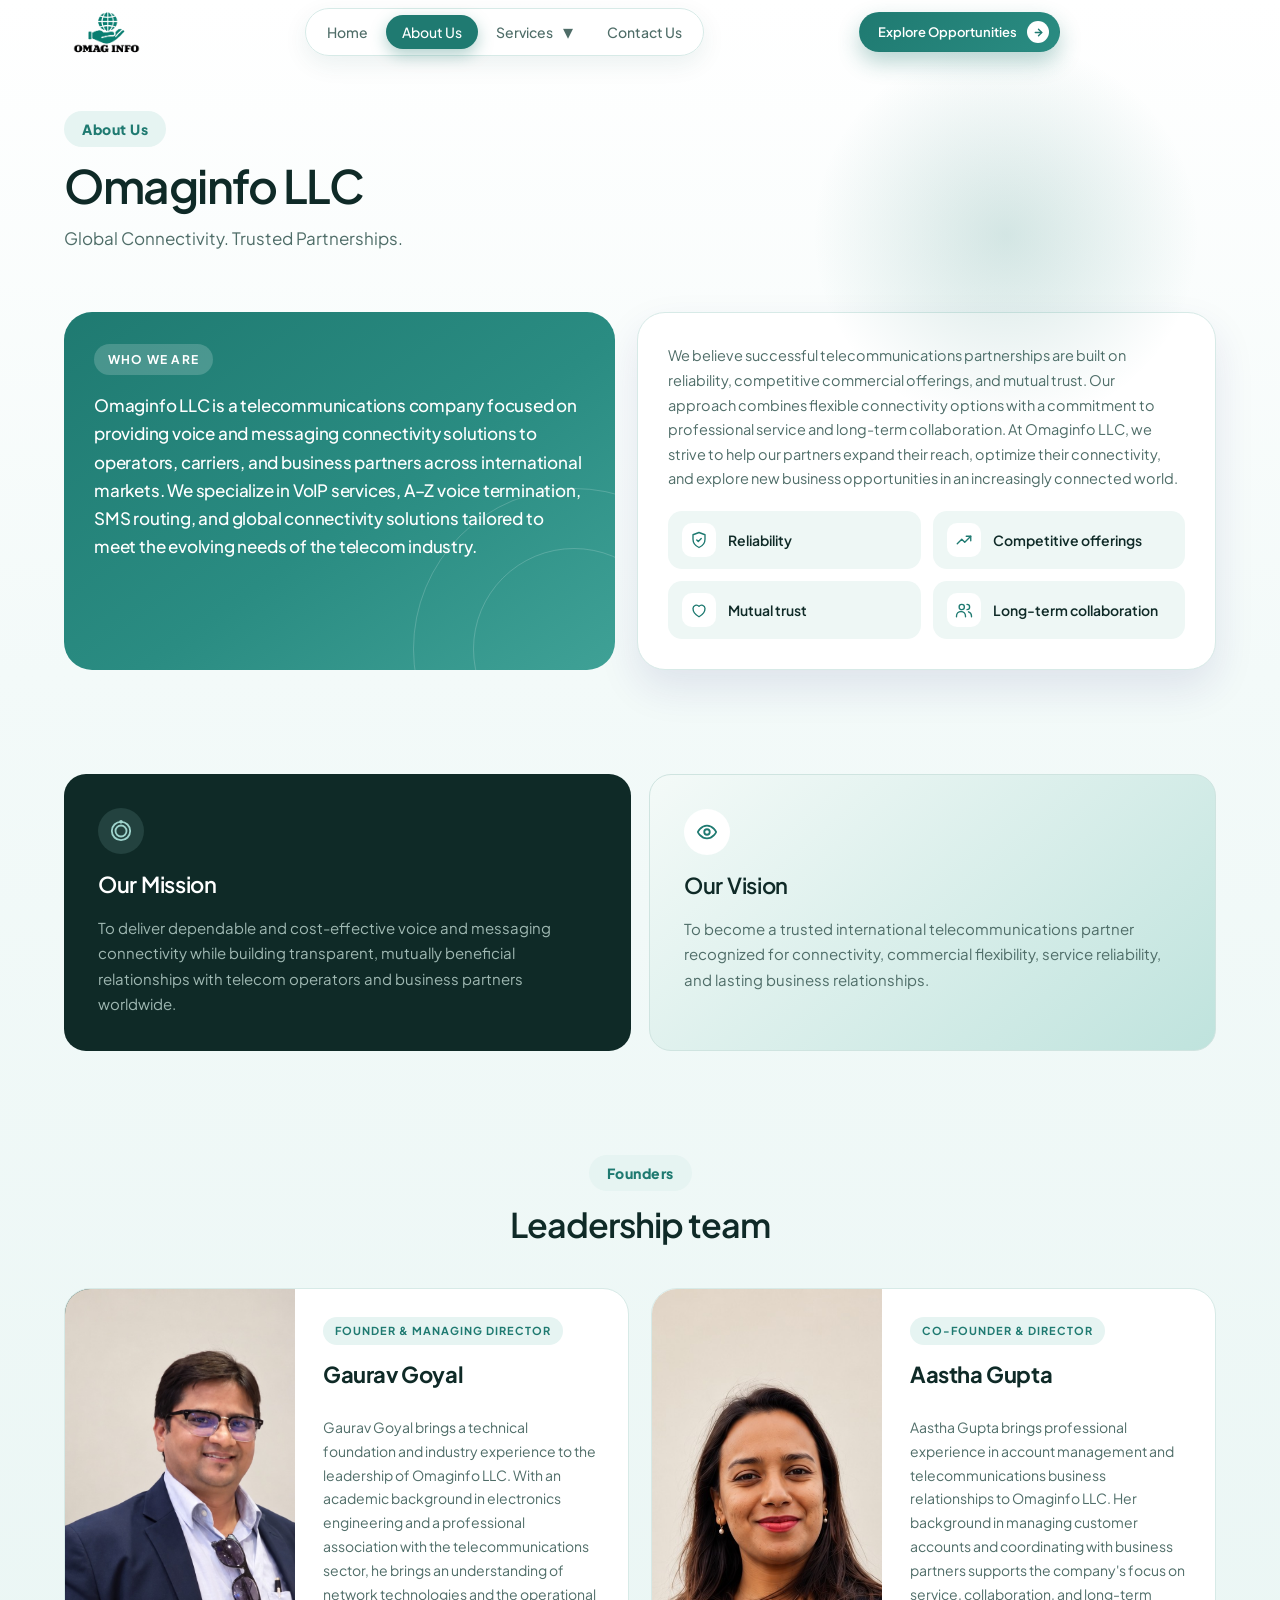
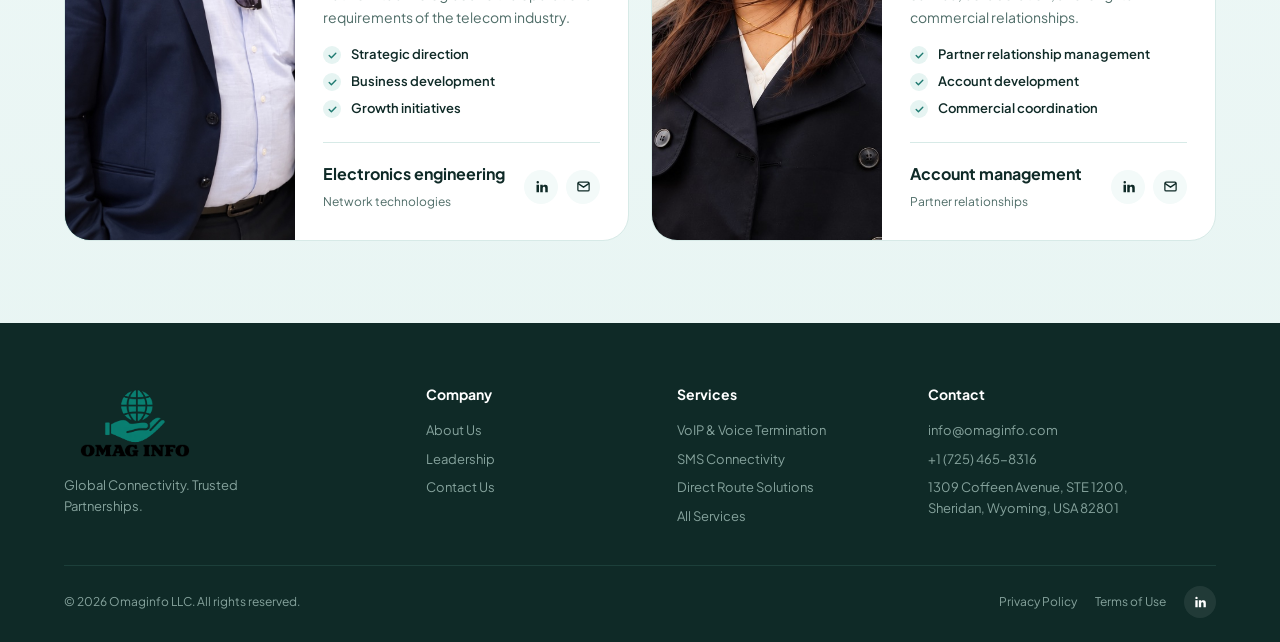
<file: Omag_Info_31-10-2026/about.html>
<!DOCTYPE html>
<html lang="en">

<head>
  <meta charset="UTF-8" />
  <meta name="viewport" content="width=device-width, initial-scale=1.0" />
  <title>About Us | Omaginfo LLC</title>
  <link rel="icon" type="image/png" href="assets/images/Omag_Logo.png" />
  <link rel="shortcut icon" type="image/png" href="assets/images/favicon.png" />
  <link rel="apple-touch-icon" href="assets/images/Omag_Logo.png" />
  <meta name="description"
    content="Learn about Omaginfo LLC, our leadership team, company mission, vision, and core telecommunications values." />
  <meta property="og:title" content="About Us | Omaginfo LLC" />
  <meta property="og:description"
    content="Learn about Omaginfo LLC, our leadership team, company mission, vision, and core telecommunications values." />
  <meta property="og:type" content="website" />
  <meta property="og:image" content="assets/images/Omag_Logo.png" />
  <link rel="preconnect" href="https://fonts.googleapis.com" />
  <link rel="preconnect" href="https://fonts.gstatic.com" crossorigin />
  <link href="https://fonts.googleapis.com/css2?family=Plus+Jakarta+Sans:wght@400;500;600;700;800&display=swap"
    rel="stylesheet" />
  <link rel="stylesheet" href="assets/css/style.css" />
</head>

<body>
  <div id="scrollBar" aria-hidden="true"></div>
  <div class="page">
    <header class="navbar" id="navbar">
      <a href="index.html" class="logo" aria-label="Omaginfo LLC home">
        <img src="assets/images/Omag_Logo.png" alt="Omaginfo LLC" class="logo-img" />
      </a>
      <nav class="nav-links" id="navLinks" aria-label="Main">
        <a href="index.html">Home</a>
        <a href="about.html" class="active">About Us</a>
        <div class="nav-dd">
          <div class="dd-row"><a href="services.html">Services</a><button class="dd-toggle" type="button"
              aria-expanded="false" aria-label="Show services menu">▾</button></div>
          <div class="dd-menu">
            <a href="services.html#VoIP"><span class="ico-c "><svg viewBox="0 0 24 24" fill="none" stroke="currentColor"
                  stroke-width="2" stroke-linecap="round" stroke-linejoin="round" aria-hidden="true">
                  <path
                    d="M22 16.92v3a2 2 0 0 1-2.18 2 19.79 19.79 0 0 1-8.63-3.07 19.5 19.5 0 0 1-6-6 19.79 19.79 0 0 1-3.07-8.67A2 2 0 0 1 4.11 2h3a2 2 0 0 1 2 1.72c.13.96.36 1.9.7 2.81a2 2 0 0 1-.45 2.11L8.09 9.91a16 16 0 0 0 6 6l1.27-1.27a2 2 0 0 1 2.11-.45c.91.34 1.85.57 2.81.7A2 2 0 0 1 22 16.92z" />
                </svg></span>VoIP &amp; International Voice Termination</a>
            <a href="services.html#sms"><span class="ico-c "><svg viewBox="0 0 24 24" fill="none" stroke="currentColor"
                  stroke-width="2" stroke-linecap="round" stroke-linejoin="round" aria-hidden="true">
                  <path d="M21 15a2 2 0 0 1-2 2H7l-4 4V5a2 2 0 0 1 2-2h14a2 2 0 0 1 2 2z" />
                  <path d="M8 9h8M8 13h5" />
                </svg></span>SMS Connectivity</a>
            <a href="services.html" class="all">All services →</a>
          </div>
        </div>
        <a href="contact.html">Contact Us</a>
        <div class="nav-actions-mobile">
          <a href="contact.html?type=partnership" class="btn btn-dark">Partner with Us</a>
        </div>
      </nav>
      <div class="nav-actions">
        <a href="contact.html?type=partnership" class="btn btn-dark">Explore Opportunities</a>
      </div>
      <button class="hamburger" id="hamburger" aria-label="Toggle menu" aria-expanded="false" aria-controls="navLinks">
        <span></span><span></span><span></span>
      </button>
    </header>

    <div class="page-sec" id="about" data-nav="about">
      <section class="page-head reveal">
        <span class="eyebrow">About Us</span>
        <h1 class="h1">Omaginfo LLC</h1>
        <p class="tagline">Global Connectivity. Trusted Partnerships.</p>
      </section>

      <section class="about about--tight">
        <div class="ab-grid">
          <div class="ab-feature reveal from-left">
            <span class="ab-kicker">Who we are</span>
            <p class="ab-lead">Omaginfo LLC is a telecommunications company focused on providing voice and messaging
              connectivity solutions to operators, carriers, and business partners across international markets. We
              specialize in VoIP services, A–Z voice termination, SMS routing, and global connectivity solutions
              tailored to meet the evolving needs of the telecom industry.</p>
          </div>
          <div class="ab-panel reveal from-right">
            <p>We believe successful telecommunications partnerships are built on reliability, competitive commercial
              offerings, and mutual trust. Our approach combines flexible connectivity options with a commitment to
              professional service and long-term collaboration. At Omaginfo LLC, we strive to help our partners expand
              their reach, optimize their connectivity, and explore new business opportunities in an increasingly
              connected world.</p>
            <ul class="ab-vals">
              <li><span class="ab-ico"><svg viewBox="0 0 24 24" fill="none" stroke="currentColor" stroke-width="1.8"
                    stroke-linecap="round" stroke-linejoin="round" aria-hidden="true">
                    <path d="M12 2l8 3v6c0 5-3.5 9-8 11-4.5-2-8-6-8-11V5z" />
                    <path d="M9 12l2 2 4-4" />
                  </svg></span>Reliability</li>
              <li><span class="ab-ico"><svg viewBox="0 0 24 24" fill="none" stroke="currentColor" stroke-width="1.8"
                    stroke-linecap="round" stroke-linejoin="round" aria-hidden="true">
                    <path d="M3 17l6-6 4 4 8-8" />
                    <path d="M15 7h6v6" />
                  </svg></span>Competitive offerings</li>
              <li><span class="ab-ico"><svg viewBox="0 0 24 24" fill="none" stroke="currentColor" stroke-width="1.8"
                    stroke-linecap="round" stroke-linejoin="round" aria-hidden="true">
                    <path d="M12 21s-8-4.5-8-11a4.5 4.5 0 0 1 8-2.8A4.5 4.5 0 0 1 20 10c0 6.5-8 11-8 11z" />
                  </svg></span>Mutual trust</li>
              <li><span class="ab-ico"><svg viewBox="0 0 24 24" fill="none" stroke="currentColor" stroke-width="1.8"
                    stroke-linecap="round" stroke-linejoin="round" aria-hidden="true">
                    <circle cx="9" cy="8" r="3.5" />
                    <path d="M2 21v-1a6 6 0 0 1 12 0v1" />
                    <path d="M16 4.5a3.5 3.5 0 0 1 0 7M22 21v-1a6 6 0 0 0-4-5.6" />
                  </svg></span>Long-term collaboration</li>
            </ul>
          </div>
        </div>
      </section>

      <section id="story">
        <div class="story mv-two">
          <div class="mv">
            <article class="card dark lg reveal">
              <span class="ico-c mint"><svg viewBox="0 0 24 24" fill="none" stroke="currentColor" stroke-width="2"
                  stroke-linecap="round" stroke-linejoin="round" aria-hidden="true">
                  <circle cx="12" cy="12" r="10" />
                  <circle cx="12" cy="12" r="6" />
                  <circle cx="12" cy="2" r="1" />
                </svg></span>
              <h3>Our Mission</h3>
              <p>To deliver dependable and cost-effective voice and messaging connectivity while building transparent,
                mutually beneficial relationships with telecom operators and business partners worldwide.</p>
            </article>
            <article class="card purple lg reveal">
              <span class="ico-c white"><svg viewBox="0 0 24 24" fill="none" stroke="currentColor" stroke-width="2"
                  stroke-linecap="round" stroke-linejoin="round" aria-hidden="true">
                  <path d="M2 12s3-7 10-7 10 7 10 7-3 7-10 7-10-7-10-7z" />
                  <circle cx="12" cy="12" r="3" />
                </svg></span>
              <h3>Our Vision</h3>
              <p>To become a trusted international telecommunications partner recognized for connectivity, commercial
                flexibility, service reliability, and lasting business relationships.</p>
            </article>
          </div>
        </div>
      </section>

      <section id="leadership">
        <div class="section-head reveal">
          <span class="eyebrow">Founders</span>
          <h2>Leadership team</h2>
        </div>
        <div class="founders">
          <article class="founder-card reveal">
            <div class="fc-photo fc-dark">
              <img src="assets/images/gaurav-goyal.jpg" alt="Gaurav Goyal - Founder &amp; Managing Director"
                loading="lazy" />
            </div>
            <div class="fc-body">
              <span class="role">Founder &amp; Managing Director</span>
              <h4>Gaurav Goyal</h4>
              <p>Gaurav Goyal brings a technical foundation and industry experience to the leadership of Omaginfo LLC.
                With an academic background in electronics engineering and a professional association with the
                telecommunications sector, he brings an understanding of network technologies and the operational
                requirements of the telecom industry.</p>
              <ul class="founder-checklist">
                <li><span class="chk-icon"><svg viewBox="0 0 20 20" fill="none" stroke="currentColor" stroke-width="2.5"
                      stroke-linecap="round" stroke-linejoin="round" aria-hidden="true">
                      <path d="M4 10l4 4 8-8" />
                    </svg></span>Strategic direction</li>
                <li><span class="chk-icon"><svg viewBox="0 0 20 20" fill="none" stroke="currentColor" stroke-width="2.5"
                      stroke-linecap="round" stroke-linejoin="round" aria-hidden="true">
                      <path d="M4 10l4 4 8-8" />
                    </svg></span>Business development</li>
                <li><span class="chk-icon"><svg viewBox="0 0 20 20" fill="none" stroke="currentColor" stroke-width="2.5"
                      stroke-linecap="round" stroke-linejoin="round" aria-hidden="true">
                      <path d="M4 10l4 4 8-8" />
                    </svg></span>Growth initiatives</li>
              </ul>
              <div class="fc-foot">
                <div class="fc-meta"><b>Electronics engineering</b><span>Network technologies</span></div>
                <div class="fc-social">
                  <a href="https://www.linkedin.com/company/omaginfo-llc" target="_blank" rel="noopener"
                    aria-label="Omaginfo LLC on LinkedIn"><svg viewBox="0 0 24 24" fill="currentColor"
                      aria-hidden="true">
                      <path
                        d="M4 9h4v12H4zM6 3a2 2 0 1 1 0 4 2 2 0 0 1 0-4zM10 9h4v2c.6-1 2-2 4-2 3 0 4 2 4 5v7h-4v-6c0-1.5-.5-2.5-2-2.5S14 13.5 14 15v6h-4z" />
                    </svg></a>
                  <a href="mailto:info@omaginfo.com" aria-label="Email Omaginfo LLC"><svg viewBox="0 0 24 24"
                      fill="none" stroke="currentColor" stroke-width="2" aria-hidden="true">
                      <rect x="3" y="5" width="18" height="14" rx="2" />
                      <path d="m3 7 9 6 9-6" />
                    </svg></a>
                </div>
              </div>
            </div>
          </article>
          <article class="founder-card reveal">
            <div class="fc-photo fc-light">
              <img src="assets/images/aastha-gupta.jpg" alt="Aastha Gupta - Co-founder &amp; Director" loading="lazy" />
            </div>
            <div class="fc-body">
              <span class="role">Co-founder &amp; Director</span>
              <h4>Aastha Gupta</h4>
              <p>Aastha Gupta brings professional experience in account management and telecommunications business
                relationships to Omaginfo LLC. Her background in managing customer accounts and coordinating with
                business partners supports the company's focus on service, collaboration, and long-term commercial
                relationships.</p>
              <ul class="founder-checklist">
                <li><span class="chk-icon"><svg viewBox="0 0 20 20" fill="none" stroke="currentColor" stroke-width="2.5"
                      stroke-linecap="round" stroke-linejoin="round" aria-hidden="true">
                      <path d="M4 10l4 4 8-8" />
                    </svg></span>Partner relationship management</li>
                <li><span class="chk-icon"><svg viewBox="0 0 20 20" fill="none" stroke="currentColor" stroke-width="2.5"
                      stroke-linecap="round" stroke-linejoin="round" aria-hidden="true">
                      <path d="M4 10l4 4 8-8" />
                    </svg></span>Account development</li>
                <li><span class="chk-icon"><svg viewBox="0 0 20 20" fill="none" stroke="currentColor" stroke-width="2.5"
                      stroke-linecap="round" stroke-linejoin="round" aria-hidden="true">
                      <path d="M4 10l4 4 8-8" />
                    </svg></span>Commercial coordination</li>
              </ul>
              <div class="fc-foot">
                <div class="fc-meta"><b>Account management</b><span>Partner relationships</span></div>
                <div class="fc-social">
                  <a href="https://www.linkedin.com/company/omaginfo-llc" target="_blank" rel="noopener"
                    aria-label="Omaginfo LLC on LinkedIn"><svg viewBox="0 0 24 24" fill="currentColor"
                      aria-hidden="true">
                      <path
                        d="M4 9h4v12H4zM6 3a2 2 0 1 1 0 4 2 2 0 0 1 0-4zM10 9h4v2c.6-1 2-2 4-2 3 0 4 2 4 5v7h-4v-6c0-1.5-.5-2.5-2-2.5S14 13.5 14 15v6h-4z" />
                    </svg></a>
                  <a href="mailto:info@omaginfo.com" aria-label="Email Omaginfo LLC"><svg viewBox="0 0 24 24"
                      fill="none" stroke="currentColor" stroke-width="2" aria-hidden="true">
                      <rect x="3" y="5" width="18" height="14" rx="2" />
                      <path d="m3 7 9 6 9-6" />
                    </svg></a>
                </div>
              </div>
            </div>
          </article>
        </div>
      </section>
    </div>

    <footer class="footer">
      <div class="footer-top">
        <div>
          <a href="index.html" class="logo light-logo" aria-label="Omaginfo LLC home">
            <img src="assets/images/Omag_Logo.png" alt="Omaginfo LLC" class="logo-img" />
          </a>
          <p>Global Connectivity. Trusted Partnerships.</p>
        </div>
        <div>
          <h5>Company</h5><a href="about.html">About Us</a><a href="about.html#leadership">Leadership</a><a href="contact.html">Contact
            Us</a>
        </div>
        <div>
          <h5>Services</h5><a href="services.html#VoIP">VoIP &amp; Voice Termination</a><a href="services.html#sms">SMS Connectivity</a><a
            href="index.html#services">Direct Route Solutions</a><a href="services.html">All Services</a>
        </div>
        <div class="f-contact">
          <h5>Contact</h5>
          <a href="mailto:info@omaginfo.com">info@omaginfo.com</a>
          <a href="tel:+17254658316">+1 (725) 465-8316</a>
          <span>1309 Coffeen Avenue, STE 1200,<br />Sheridan, Wyoming, USA 82801</span>
        </div>
      </div>
      <div class="footer-bottom">
        <p>© <span id="year">2026</span> Omaginfo LLC. All rights reserved.</p>
        <div class="fb-links"><a href="#">Privacy Policy</a><a href="#">Terms of Use</a><a class="fb-social"
            href="https://www.linkedin.com/company/omaginfo-llc" target="_blank" rel="noopener"
            aria-label="Omaginfo LLC on LinkedIn"><svg viewBox="0 0 24 24" fill="currentColor" aria-hidden="true">
              <path
                d="M4 9h4v12H4zM6 3a2 2 0 1 1 0 4 2 2 0 0 1 0-4zM10 9h4v2c.6-1 2-2 4-2 3 0 4 2 4 5v7h-4v-6c0-1.5-.5-2.5-2-2.5S14 13.5 14 15v6h-4z" />
            </svg></a></div>
      </div>
    </footer>
  </div>
  <script src="assets/js/script.js"></script>
</body>

</html>
</file>
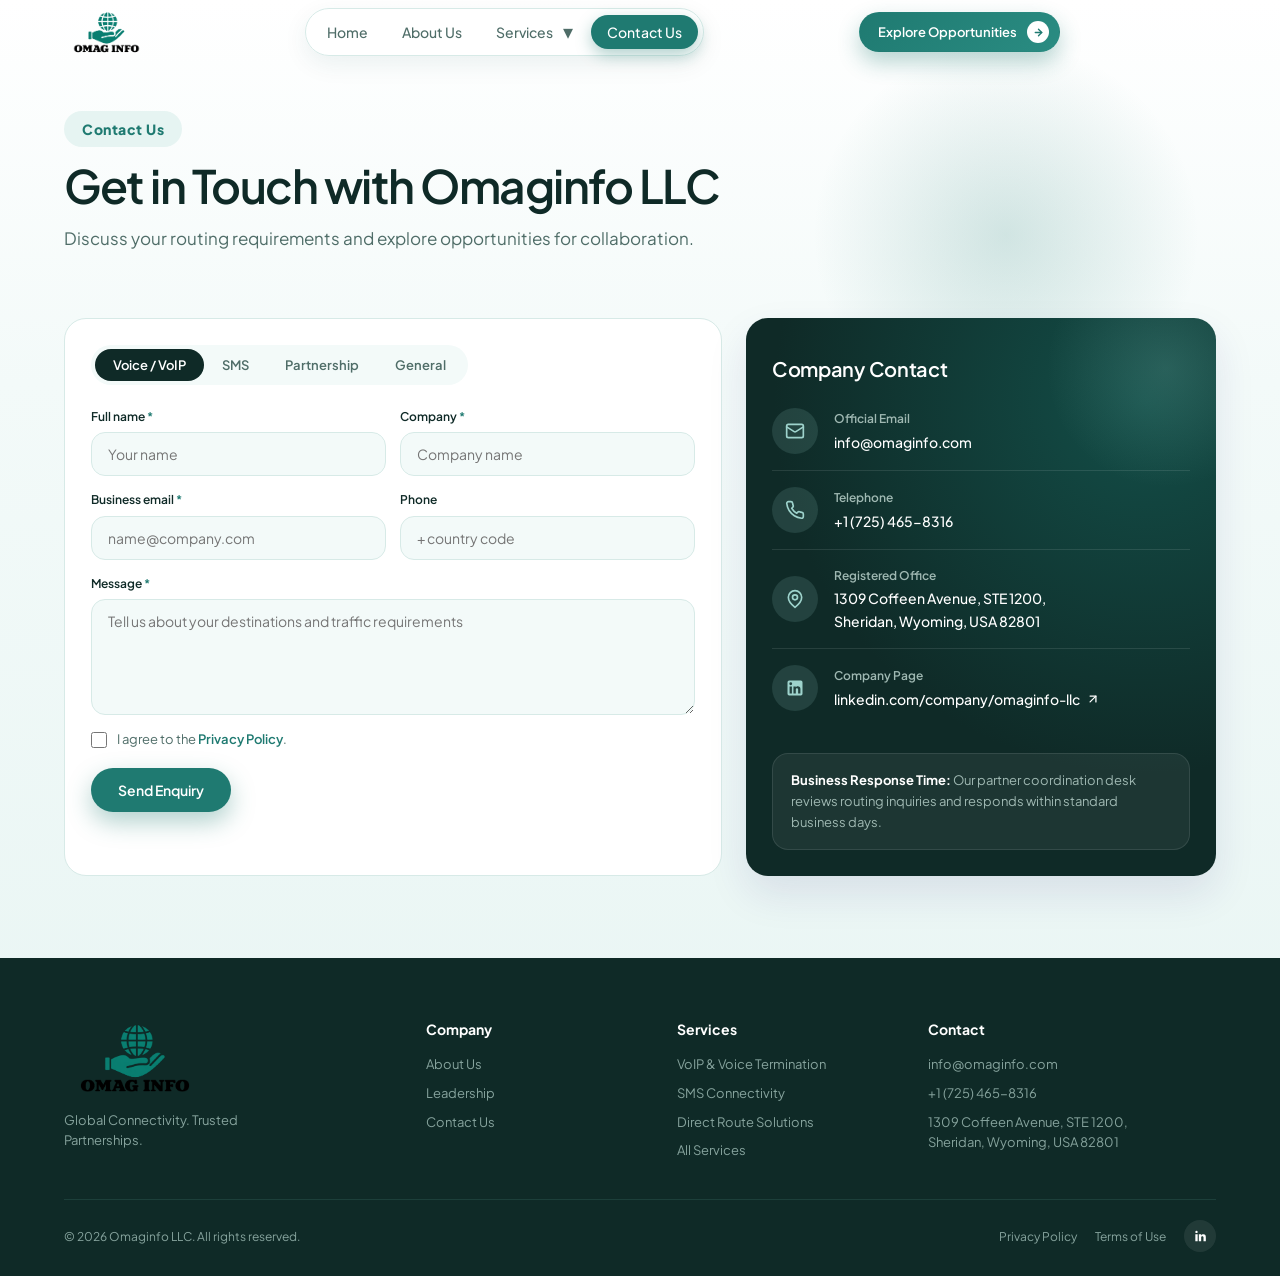
<file: Omag_Info_31-10-2026/contact.html>
<!DOCTYPE html>
<html lang="en">

<head>
  <meta charset="UTF-8" />
  <meta name="viewport" content="width=device-width, initial-scale=1.0" />
  <title>Contact Us | Omaginfo LLC</title>
  <link rel="icon" type="image/png" href="assets/images/Omag_Logo.png" />
  <link rel="shortcut icon" type="image/png" href="assets/images/favicon.png" />
  <link rel="apple-touch-icon" href="assets/images/Omag_Logo.png" />
  <meta name="description"
    content="Contact Omaginfo LLC to discuss international voice termination, VoIP routes, SMS messaging connectivity, and carrier partnerships." />
  <meta property="og:title" content="Contact Us | Omaginfo LLC" />
  <meta property="og:description"
    content="Discuss your routing requirements and explore opportunities for collaboration with Omaginfo LLC." />
  <meta property="og:type" content="website" />
  <meta property="og:image" content="assets/images/Omag_Logo.png" />
  <link rel="preconnect" href="https://fonts.googleapis.com" />
  <link rel="preconnect" href="https://fonts.gstatic.com" crossorigin />
  <link href="https://fonts.googleapis.com/css2?family=Plus+Jakarta+Sans:wght@400;500;600;700;800&display=swap"
    rel="stylesheet" />
  <link rel="stylesheet" href="assets/css/style.css" />
</head>

<body>
  <div id="scrollBar" aria-hidden="true"></div>
  <div class="page">
    <header class="navbar" id="navbar">
      <a href="index.html" class="logo" aria-label="Omaginfo LLC home">
        <img src="assets/images/Omag_Logo.png" alt="Omaginfo LLC" class="logo-img" />
      </a>
      <nav class="nav-links" id="navLinks" aria-label="Main">
        <a href="index.html">Home</a>
        <a href="about.html">About Us</a>
        <div class="nav-dd">
          <div class="dd-row"><a href="services.html">Services</a><button class="dd-toggle" type="button"
              aria-expanded="false" aria-label="Show services menu">▾</button></div>
          <div class="dd-menu">
            <a href="services.html#VoIP"><span class="ico-c "><svg viewBox="0 0 24 24" fill="none" stroke="currentColor"
                  stroke-width="2" stroke-linecap="round" stroke-linejoin="round" aria-hidden="true">
                  <path
                    d="M22 16.92v3a2 2 0 0 1-2.18 2 19.79 19.79 0 0 1-8.63-3.07 19.5 19.5 0 0 1-6-6 19.79 19.79 0 0 1-3.07-8.67A2 2 0 0 1 4.11 2h3a2 2 0 0 1 2 1.72c.13.96.36 1.9.7 2.81a2 2 0 0 1-.45 2.11L8.09 9.91a16 16 0 0 0 6 6l1.27-1.27a2 2 0 0 1 2.11-.45c.91.34 1.85.57 2.81.7A2 2 0 0 1 22 16.92z" />
                </svg></span>VoIP &amp; International Voice Termination</a>
            <a href="services.html#sms"><span class="ico-c "><svg viewBox="0 0 24 24" fill="none" stroke="currentColor"
                  stroke-width="2" stroke-linecap="round" stroke-linejoin="round" aria-hidden="true">
                  <path d="M21 15a2 2 0 0 1-2 2H7l-4 4V5a2 2 0 0 1 2-2h14a2 2 0 0 1 2 2z" />
                  <path d="M8 9h8M8 13h5" />
                </svg></span>SMS Connectivity</a>
            <a href="services.html" class="all">All services →</a>
          </div>
        </div>
        <a href="contact.html" class="active">Contact Us</a>
        <div class="nav-actions-mobile">
          <a href="contact.html?type=partnership" class="btn btn-dark">Partner with Us</a>
        </div>
      </nav>
      <div class="nav-actions">
        <a href="contact.html?type=partnership" class="btn btn-dark">Explore Opportunities</a>
      </div>
      <button class="hamburger" id="hamburger" aria-label="Toggle menu" aria-expanded="false" aria-controls="navLinks">
        <span></span><span></span><span></span>
      </button>
    </header>

    <div class="page-sec" id="contact" data-nav="contact">
      <section class="page-head reveal">
        <span class="eyebrow">Contact Us</span>
        <h1 class="h1">Get in Touch with Omaginfo LLC</h1>
        <p class="tagline">Discuss your routing requirements and explore opportunities for collaboration.</p>
      </section>

      <section class="contact contact--tight">
        <div class="contact-grid">
          <form class="card light contact-form reveal" id="contactForm" novalidate data-endpoint="https://api.web3forms.com/submit">
            <input type="hidden" name="access_key" value="195e00aa-bdf6-48c3-9d17-6aa4e7d594dc">
            <div class="seg" id="seg" role="group" aria-label="Enquiry type">
              <button type="button" data-type="voice">Voice / VoIP</button>
              <button type="button" data-type="sms">SMS</button>
              <button type="button" data-type="partnership">Partnership</button>
              <button type="button" data-type="general">General</button>
            </div>
            <div class="row-3">
              <div class="field"><label for="name">Full name <span class="req">*</span></label><input id="name"
                  name="fullname" autocomplete="name" placeholder="Your name" /><span class="hint">Please enter your
                  name.</span></div>
              <div class="field"><label for="company">Company <span class="req">*</span></label><input id="company"
                  name="company" autocomplete="organization" placeholder="Company name" /><span class="hint">Please
                  enter your company.</span></div>
            </div>
            <div class="row-3">
              <div class="field"><label for="email">Business email <span class="req">*</span></label><input id="email"
                  name="email" type="email" autocomplete="email" placeholder="name@company.com" /><span
                  class="hint">Please enter a valid email.</span></div>
              <div class="field"><label for="phone">Phone</label><input id="phone" name="phone" type="tel"
                  autocomplete="tel" placeholder="+ country code" /><span class="hint">Digits, spaces, + and -
                  only.</span></div>
            </div>
            <div class="field"><label for="message">Message <span class="req">*</span></label><textarea id="message"
                name="message" rows="5"
                placeholder="Tell us about your destinations and traffic requirements"></textarea><span
                class="hint">Please add a short message.</span></div>
            <div class="hp" aria-hidden="true"><label>Leave this empty <input type="text" name="website" tabindex="-1"
                  autocomplete="off" /></label></div>
            <label class="consent"><input type="checkbox" id="consent" /> <span>I agree to the <a href="#">Privacy
                  Policy</a>.</span></label>
            <button class="btn btn-purple" type="submit">Send Enquiry</button>
            <p class="form-msg" id="formMsg" role="status" aria-live="polite"></p>
          </form>

          <aside class="contact-sidebar contact-info reveal">
            <!-- Dark Info Card -->
            <div class="contact-card-dark">
              <div class="contact-glow" aria-hidden="true"></div>

              <div class="contact-card-inner">
                <div class="contact-card-header">
                  <h3>Company Contact</h3>
                </div>

                <!-- Confirmed Details List -->
                <div class="contact-details-list">
                  <!-- Email -->
                  <div class="contact-item">
                    <div class="contact-icon-box">
                      <svg viewBox="0 0 24 24" fill="none" stroke="currentColor" stroke-width="2" stroke-linecap="round"
                        stroke-linejoin="round" aria-hidden="true">
                        <rect width="20" height="16" x="2" y="4" rx="2" />
                        <path d="m22 7-8.97 5.7a1.94 1.94 0 0 1-2.06 0L2 7" />
                      </svg>
                    </div>
                    <div class="contact-item-info">
                      <div class="contact-item-label">Official Email</div>
                      <a href="mailto:info@omaginfo.com" class="contact-item-link">info@omaginfo.com</a>
                    </div>
                  </div>

                  <!-- Phone -->
                  <div class="contact-item">
                    <div class="contact-icon-box">
                      <svg viewBox="0 0 24 24" fill="none" stroke="currentColor" stroke-width="2" stroke-linecap="round"
                        stroke-linejoin="round" aria-hidden="true">
                        <path
                          d="M22 16.92v3a2 2 0 0 1-2.18 2 19.79 19.79 0 0 1-8.63-3.07 19.5 19.5 0 0 1-6-6 19.79 19.79 0 0 1-3.07-8.67A2 2 0 0 1 4.11 2h3a2 2 0 0 1 2 1.72c.13.96.36 1.9.7 2.81a2 2 0 0 1-.45 2.11L8.09 9.91a16 16 0 0 0 6 6l1.27-1.27a2 2 0 0 1 2.11-.45c.91.34 1.85.57 2.81.7A2 2 0 0 1 22 16.92z" />
                      </svg>
                    </div>
                    <div class="contact-item-info">
                      <div class="contact-item-label">Telephone</div>
                      <a href="tel:+17254658316" class="contact-item-link font-mono">+1 (725) 465-8316</a>
                    </div>
                  </div>

                  <!-- Address -->
                  <div class="contact-item">
                    <div class="contact-icon-box gold">
                      <svg viewBox="0 0 24 24" fill="none" stroke="currentColor" stroke-width="2" stroke-linecap="round"
                        stroke-linejoin="round" aria-hidden="true">
                        <path d="M20 10c0 6-8 12-8 12s-8-6-8-12a8 8 0 0 1 16 0z" />
                        <circle cx="12" cy="10" r="3" />
                      </svg>
                    </div>
                    <div class="contact-item-info">
                      <div class="contact-item-label">Registered Office</div>
                      <div class="contact-item-text">1309 Coffeen Avenue, STE 1200,<br />Sheridan, Wyoming, USA 82801
                      </div>
                    </div>
                  </div>

                  <!-- LinkedIn -->
                  <div class="contact-item">
                    <div class="contact-icon-box">
                      <svg viewBox="0 0 24 24" fill="currentColor" aria-hidden="true">
                        <path
                          d="M19 3a2 2 0 0 1 2 2v14a2 2 0 0 1-2 2H5a2 2 0 0 1-2-2V5a2 2 0 0 1 2-2h14m-.5 15.5v-5.3a3.26 3.26 0 0 0-3.26-3.26c-.85 0-1.84.52-2.28 1.3v-1.11h-2.79v8.37h2.79v-4.93c0-.77.62-1.4 1.39-1.4a1.4 1.4 0 0 1 1.4 1.4v4.93h2.75M6.88 8.56a1.68 1.68 0 0 0 1.68-1.68c0-.93-.75-1.69-1.68-1.69a1.69 1.69 0 0 0-1.69 1.69c0 .93.76 1.68 1.69 1.68m1.39 9.94v-8.37H5.5v8.37h2.77z" />
                      </svg>
                    </div>
                    <div class="contact-item-info">
                      <div class="contact-item-label">Company Page</div>
                      <a href="https://www.linkedin.com/company/omaginfo-llc" target="_blank" rel="noopener noreferrer"
                        class="contact-linkedin-link">
                        <span>linkedin.com/company/omaginfo-llc</span>
                        <svg class="contact-ext-ico" viewBox="0 0 24 24" fill="none" stroke="currentColor"
                          stroke-width="2.2" stroke-linecap="round" stroke-linejoin="round" aria-hidden="true">
                          <path d="M7 17L17 7" />
                          <path d="M7 7h10v10" />
                        </svg>
                      </a>
                    </div>
                  </div>
                </div>

                <!-- Partnership Coordination Notice -->
                <div class="contact-notice">
                  <p>
                    <strong>Business Response Time:</strong> Our partner coordination desk reviews routing inquiries and
                    responds within standard business days.
                  </p>
                </div>
              </div>
            </div>
          </aside>
        </div>
      </section>
    </div>

    <footer class="footer">
      <div class="footer-top">
        <div>
          <a href="index.html" class="logo light-logo" aria-label="Omaginfo LLC home">
            <img src="assets/images/Omag_Logo.png" alt="Omaginfo LLC" class="logo-img" />
          </a>
          <p>Global Connectivity. Trusted Partnerships.</p>
        </div>
        <div>
          <h5>Company</h5><a href="about.html">About Us</a><a href="about.html#leadership">Leadership</a><a href="contact.html">Contact
            Us</a>
        </div>
        <div>
          <h5>Services</h5><a href="services.html#VoIP">VoIP &amp; Voice Termination</a><a href="services.html#sms">SMS Connectivity</a><a
            href="index.html#services">Direct Route Solutions</a><a href="services.html">All Services</a>
        </div>
        <div class="f-contact">
          <h5>Contact</h5>
          <a href="mailto:info@omaginfo.com">info@omaginfo.com</a>
          <a href="tel:+17254658316">+1 (725) 465-8316</a>
          <span>1309 Coffeen Avenue, STE 1200,<br />Sheridan, Wyoming, USA 82801</span>
        </div>
      </div>
      <div class="footer-bottom">
        <p>© <span id="year">2026</span> Omaginfo LLC. All rights reserved.</p>
        <div class="fb-links"><a href="#">Privacy Policy</a><a href="#">Terms of Use</a><a class="fb-social"
            href="https://www.linkedin.com/company/omaginfo-llc" target="_blank" rel="noopener"
            aria-label="Omaginfo LLC on LinkedIn"><svg viewBox="0 0 24 24" fill="currentColor" aria-hidden="true">
              <path
                d="M4 9h4v12H4zM6 3a2 2 0 1 1 0 4 2 2 0 0 1 0-4zM10 9h4v2c.6-1 2-2 4-2 3 0 4 2 4 5v7h-4v-6c0-1.5-.5-2.5-2-2.5S14 13.5 14 15v6h-4z" />
            </svg></a></div>
      </div>
    </footer>
  </div>
  <script src="assets/js/script.js"></script>
</body>

</html>
</file>
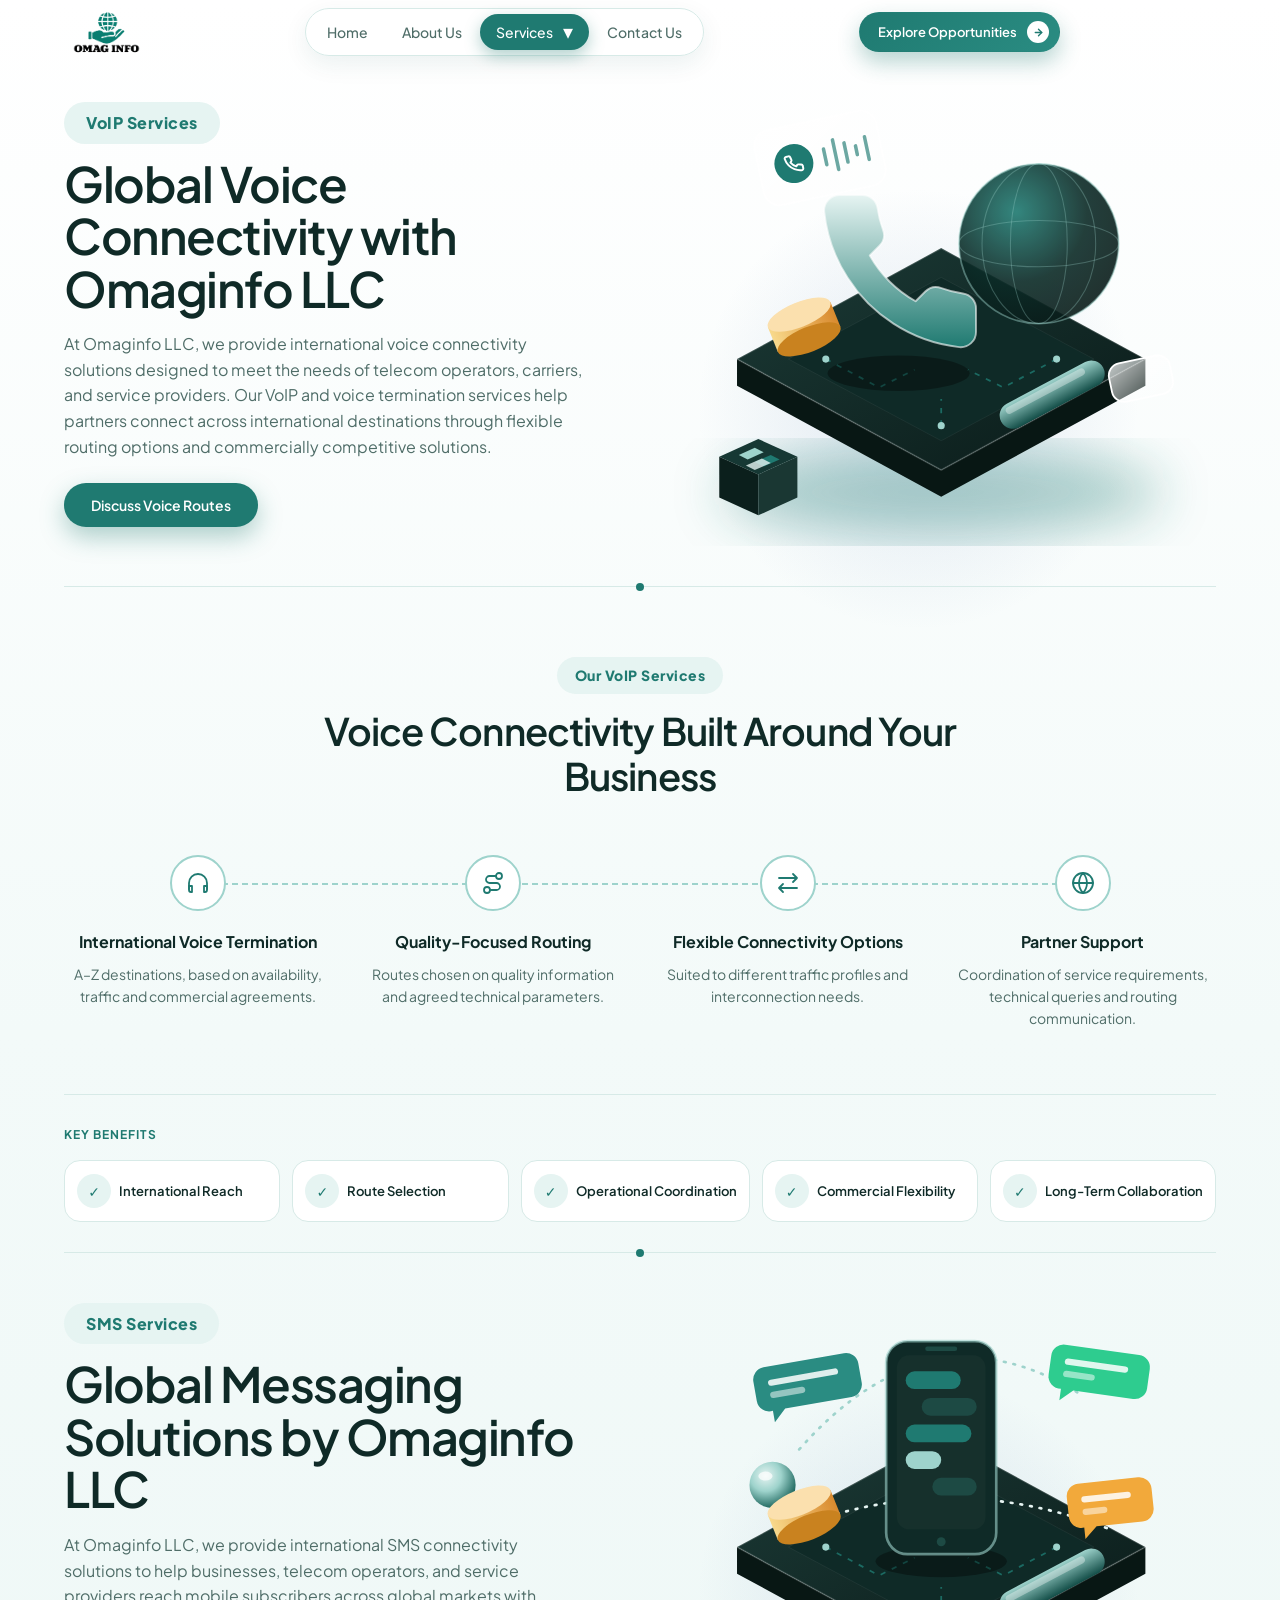
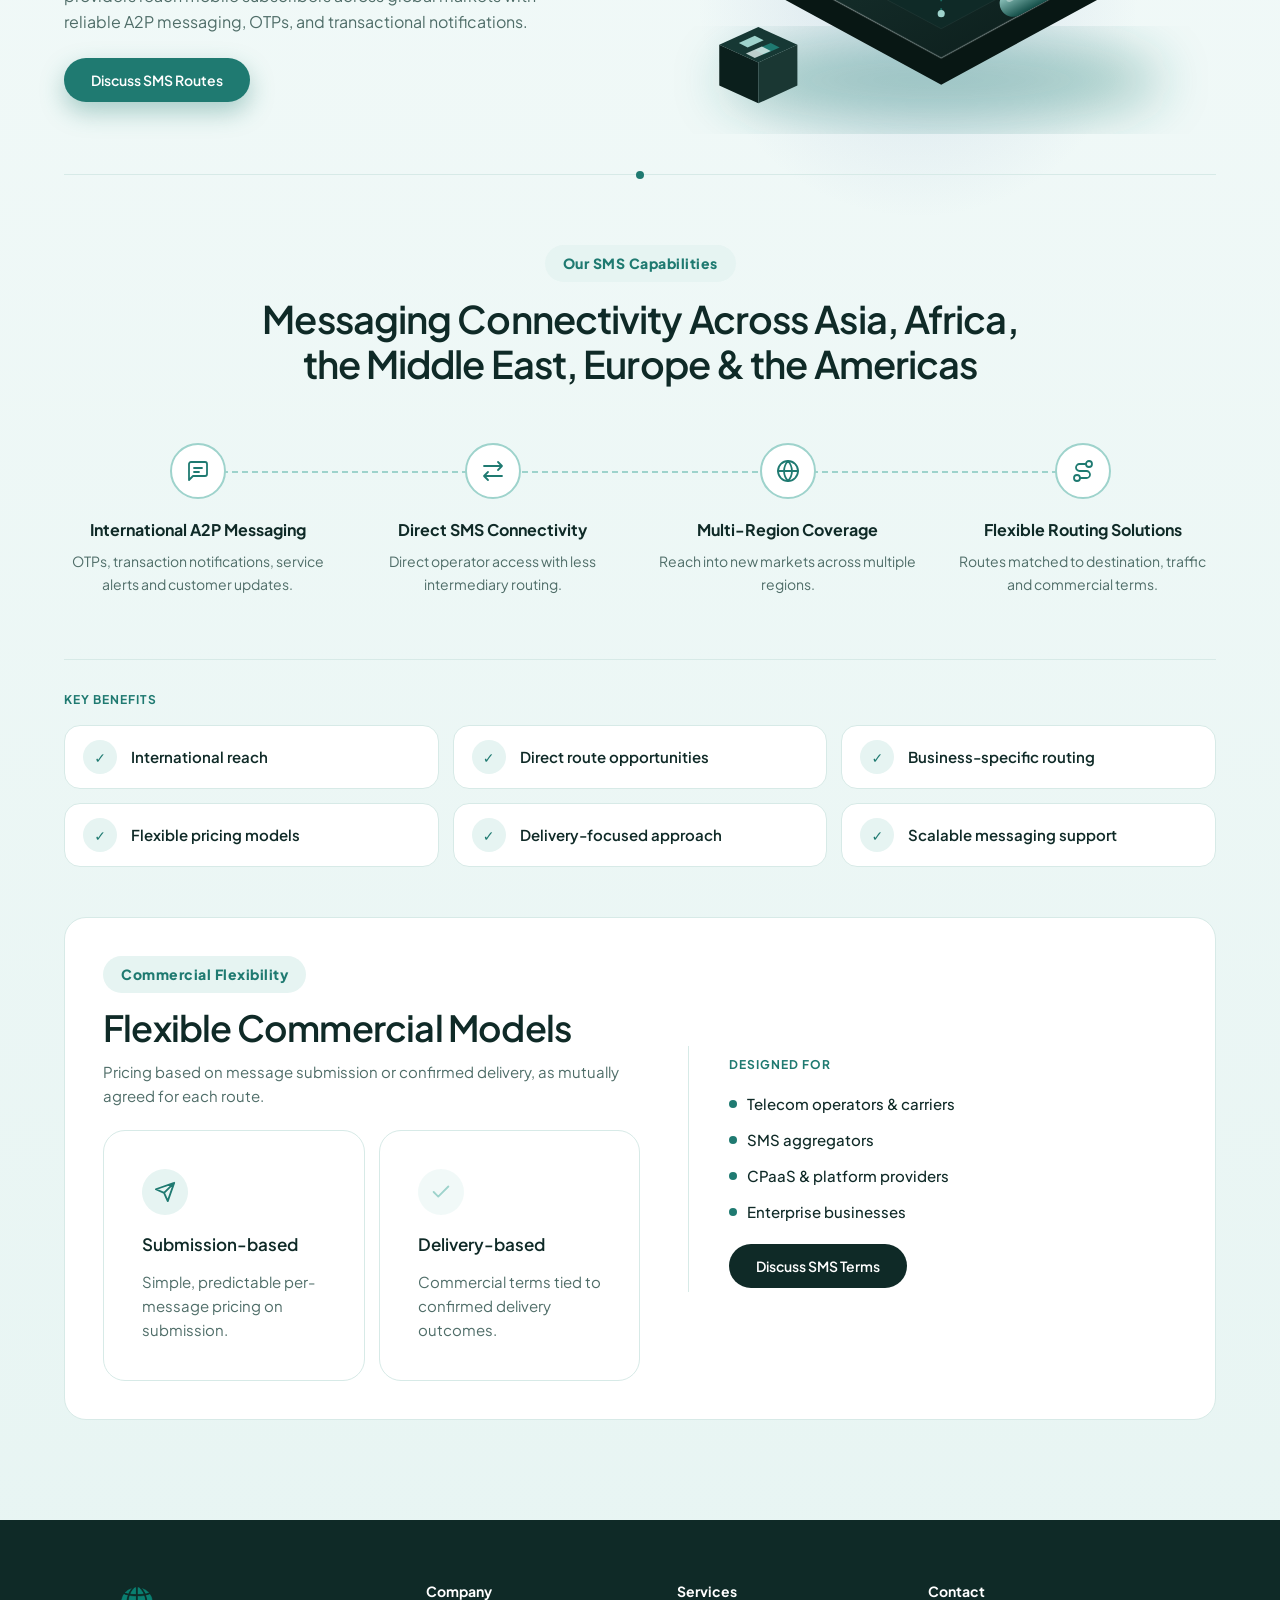
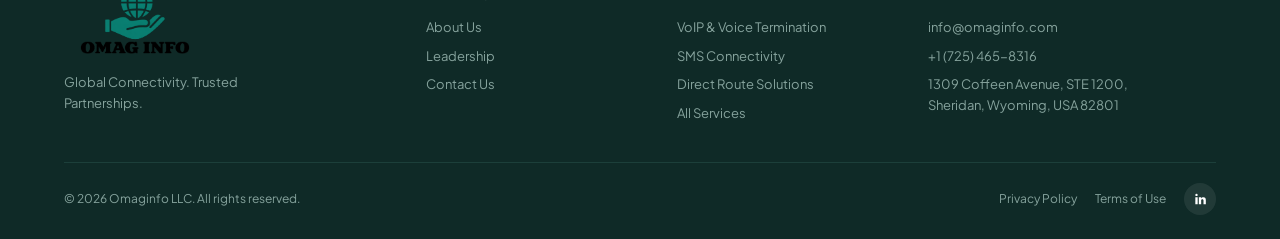
<file: Omag_Info_31-10-2026/services.html>
<!DOCTYPE html>
<html lang="en">

<head>
  <meta charset="UTF-8" />
  <meta name="viewport" content="width=device-width, initial-scale=1.0" />
  <title>Services | Omaginfo LLC</title>
  <link rel="icon" type="image/png" href="assets/images/Omag_Logo.png" />
  <link rel="shortcut icon" type="image/png" href="assets/images/favicon.png" />
  <link rel="apple-touch-icon" href="assets/images/Omag_Logo.png" />
  <meta name="description"
    content="International voice termination, VoIP and A2P SMS connectivity solutions for telecom operators, carriers and business partners." />
  <meta property="og:title" content="Services | Omaginfo LLC" />
  <meta property="og:description"
    content="International voice termination, VoIP and A2P SMS connectivity solutions for telecom operators, carriers and business partners." />
  <meta property="og:type" content="website" />
  <meta property="og:image" content="assets/images/Omag_Logo.png" />
  <link rel="preconnect" href="https://fonts.googleapis.com" />
  <link rel="preconnect" href="https://fonts.gstatic.com" crossorigin />
  <link href="https://fonts.googleapis.com/css2?family=Plus+Jakarta+Sans:wght@400;500;600;700;800&display=swap"
    rel="stylesheet" />
  <link rel="stylesheet" href="assets/css/style.css" />
</head>

<body>
  <div id="scrollBar" aria-hidden="true"></div>
  <div class="page">
    <header class="navbar" id="navbar">
      <a href="index.html" class="logo" aria-label="Omaginfo LLC home">
        <img src="assets/images/Omag_Logo.png" alt="Omaginfo LLC" class="logo-img" />
      </a>
      <nav class="nav-links" id="navLinks" aria-label="Main">
        <a href="index.html">Home</a>
        <a href="about.html">About Us</a>
        <div class="nav-dd">
          <div class="dd-row"><a href="services.html" class="active">Services</a><button class="dd-toggle" type="button"
              aria-expanded="false" aria-label="Show services menu">▾</button></div>
          <div class="dd-menu">
            <a href="services.html#VoIP"><span class="ico-c "><svg viewBox="0 0 24 24" fill="none" stroke="currentColor"
                  stroke-width="2" stroke-linecap="round" stroke-linejoin="round" aria-hidden="true">
                  <path
                    d="M22 16.92v3a2 2 0 0 1-2.18 2 19.79 19.79 0 0 1-8.63-3.07 19.5 19.5 0 0 1-6-6 19.79 19.79 0 0 1-3.07-8.67A2 2 0 0 1 4.11 2h3a2 2 0 0 1 2 1.72c.13.96.36 1.9.7 2.81a2 2 0 0 1-.45 2.11L8.09 9.91a16 16 0 0 0 6 6l1.27-1.27a2 2 0 0 1 2.11-.45c.91.34 1.85.57 2.81.7A2 2 0 0 1 22 16.92z" />
                </svg></span>VoIP &amp; International Voice Termination</a>
            <a href="services.html#sms"><span class="ico-c "><svg viewBox="0 0 24 24" fill="none" stroke="currentColor"
                  stroke-width="2" stroke-linecap="round" stroke-linejoin="round" aria-hidden="true">
                  <path d="M21 15a2 2 0 0 1-2 2H7l-4 4V5a2 2 0 0 1 2-2h14a2 2 0 0 1 2 2z" />
                  <path d="M8 9h8M8 13h5" />
                </svg></span>SMS Connectivity</a>
            <a href="services.html" class="all">All services →</a>
          </div>
        </div>
        <a href="contact.html">Contact Us</a>
        <div class="nav-actions-mobile">
          <a href="contact.html?type=partnership" class="btn btn-dark">Partner with Us</a>
        </div>
      </nav>
      <div class="nav-actions">
        <a href="contact.html?type=partnership" class="btn btn-dark">Explore Opportunities</a>
      </div>
      <button class="hamburger" id="hamburger" aria-label="Toggle menu" aria-expanded="false" aria-controls="navLinks">
        <span></span><span></span><span></span>
      </button>
    </header>

    <!-- ================= VOIP SECTION (FIRST) ================= -->
    <div class="page-sec" id="VoIP" data-nav="services">
      <section class="hero sub">
        <div class="hero-text reveal">
          <span class="eyebrow">VoIP Services</span>
          <h1 class="h1">Global Voice Connectivity with Omaginfo LLC</h1>
          <p class="hero-lead">At Omaginfo LLC, we provide international voice connectivity solutions designed to meet
            the needs of telecom operators, carriers, and service providers. Our VoIP and voice termination services
            help partners connect across international destinations through flexible routing options and commercially
            competitive solutions.</p>
          <div class="hero-cta">
            <a href="contact.html?type=voice" class="btn btn-purple">Discuss Voice Routes</a>
          </div>
        </div>
        <div class="hero-art reveal">
          <svg viewBox="0 0 620 540" xmlns="http://www.w3.org/2000/svg" role="img"
            aria-label="Phone handset with voice waves travelling along global routes">
            <defs>
              <linearGradient id="platTop" x1="0" y1="0" x2="1" y2="1">
                <stop offset="0" stop-color="#1C3B37" />
                <stop offset="1" stop-color="#0A1A18" />
              </linearGradient>
              <linearGradient id="purpleG" x1="0" y1="0" x2="0" y2="1">
                <stop offset="0" stop-color="#E6F4F2" />
                <stop offset="1" stop-color="#1F7A71" />
              </linearGradient>
              <linearGradient id="glassG" x1="0" y1="0" x2="1" y2="1">
                <stop offset="0" stop-color="#ffffff" stop-opacity=".75" />
                <stop offset="1" stop-color="#ffffff" stop-opacity=".12" />
              </linearGradient>
              <linearGradient id="peachG" x1="0" y1="0" x2="1" y2="0">
                <stop offset="0" stop-color="#F8D98C" />
                <stop offset="1" stop-color="#D98A2E" />
              </linearGradient>
              <linearGradient id="mintG" x1="0" y1="0" x2="0" y2="1">
                <stop offset="0" stop-color="#9ED3CC" />
                <stop offset="1" stop-color="#134E48" />
              </linearGradient>
              <radialGradient id="sphereG" cx=".35" cy=".3" r=".75">
                <stop offset="0" stop-color="#E6F4F2" />
                <stop offset=".45" stop-color="#9ED3CC" />
                <stop offset="1" stop-color="#115C53" />
              </radialGradient>
              <radialGradient id="heroGlobe" cx=".36" cy=".3" r=".8">
                <stop offset="0" stop-color="#1F7A71" />
                <stop offset=".55" stop-color="#0C2B27" />
                <stop offset="1" stop-color="#0A1A18" />
              </radialGradient>
              <filter id="blur30">
                <feGaussianBlur stdDeviation="30" />
              </filter>
              <filter id="glow">
                <feGaussianBlur stdDeviation="4" result="b" />
                <feMerge>
                  <feMergeNode in="b" />
                  <feMergeNode in="SourceGraphic" />
                </feMerge>
              </filter>
            </defs>
            <ellipse cx="310" cy="470" rx="250" ry="50" fill="#1F7A71" opacity=".35" filter="url(#blur30)" />
            <g data-depth="6">
              <polygon points="80,320 310,445 540,320 540,350 310,475 80,350" fill="#081714" />
              <polygon points="310,195 540,320 310,445 80,320" fill="url(#platTop)" />
              <polygon points="310,195 540,320 310,445 80,320" fill="none" stroke="#ffffff" stroke-opacity=".18"
                stroke-width="2" />
              <polygon points="310,228 482,320 310,412 138,320" fill="#0F2A27" stroke="#fff" stroke-opacity=".06" />
              <g stroke="#1F7A71" stroke-width="2" fill="none" opacity=".8" class="circuit">
                <path d="M180 320 L240 352 L280 332" />
                <path d="M440 320 L380 352 L340 332" />
                <path d="M310 395 L310 365" />
              </g>
              <circle cx="180" cy="320" r="4" fill="#9ED3CC" />
              <circle cx="440" cy="320" r="4" fill="#9ED3CC" />
              <circle cx="310" cy="395" r="4" fill="#9ED3CC" />
            </g>
            <g data-depth="12">
              <circle cx="420" cy="190" r="90" fill="url(#heroGlobe)" opacity=".9" stroke="#9ED3CC" stroke-opacity=".5"
                stroke-width="2" />
              <g fill="none" stroke="#9ED3CC" stroke-opacity=".3" stroke-width="1.2">
                <ellipse cx="420" cy="190" rx="32" ry="90" />
                <ellipse cx="420" cy="190" rx="64" ry="90" />
                <ellipse cx="420" cy="190" rx="90" ry="26" />
              </g>
              <path class="arc" d="M360 160 Q 420 90 482 170" fill="none" stroke="#9ED3CC" stroke-width="3"
                stroke-linecap="round" />
              <path class="arc a2" d="M370 236 Q 430 180 486 222" fill="none" stroke="#F2A93B" stroke-width="3"
                stroke-linecap="round" />
            </g>
            <g data-depth="20">
              <ellipse cx="262" cy="336" rx="80" ry="20" fill="#000" opacity=".35" />
              <g transform="translate(160 118) scale(8.6)" fill="url(#purpleG)" stroke="#fff" stroke-opacity=".6"
                stroke-width=".25" stroke-linejoin="round">
                <path
                  d="M22 16.92v3a2 2 0 0 1-2.18 2 19.79 19.79 0 0 1-8.63-3.07 19.5 19.5 0 0 1-6-6 19.79 19.79 0 0 1-3.07-8.67A2 2 0 0 1 4.11 2h3a2 2 0 0 1 2 1.72c.13.96.36 1.9.7 2.81a2 2 0 0 1-.45 2.11L8.09 9.91a16 16 0 0 0 6 6l1.27-1.27a2 2 0 0 1 2.11-.45c.91.34 1.85.57 2.81.7A2 2 0 0 1 22 16.92z" />
              </g>
              <g fill="none" stroke="#1F7A71" stroke-width="5" stroke-linecap="round">
                <path class="wave w1" d="M330 120 A34 34 0 0 1 364 154" />
                <path class="wave w2" d="M330 92 A62 62 0 0 1 392 154" />
                <path class="wave w3" d="M330 64 A90 90 0 0 1 420 154" />
              </g>
            </g>
            <g data-depth="26">
              <g class="float f1">
                <g transform="translate(96 66) rotate(-12)">
                  <rect width="140" height="86" rx="18" fill="url(#glassG)" stroke="#fff" stroke-opacity=".9"
                    stroke-width="2" />
                  <circle cx="40" cy="43" r="22" fill="#1F7A71" />
                  <g transform="translate(29 32) scale(.92)" fill="none" stroke="#fff" stroke-width="2.4"
                    stroke-linecap="round" stroke-linejoin="round">
                    <path
                      d="M22 16.92v3a2 2 0 0 1-2.18 2 19.79 19.79 0 0 1-8.63-3.07 19.5 19.5 0 0 1-6-6 19.79 19.79 0 0 1-3.07-8.67A2 2 0 0 1 4.11 2h3a2 2 0 0 1 2 1.72c.13.96.36 1.9.7 2.81a2 2 0 0 1-.45 2.11L8.09 9.91a16 16 0 0 0 6 6l1.27-1.27a2 2 0 0 1 2.11-.45c.91.34 1.85.57 2.81.7A2 2 0 0 1 22 16.92z" />
                  </g>
                  <g stroke="#1F7A71" stroke-width="4" stroke-linecap="round" opacity=".65">
                    <path d="M76 34v18M88 26v34M100 32v22M112 38v10M124 30v26" />
                  </g>
                </g>
              </g>
            </g>
            <g data-depth="34">
              <g class="float f4">
                <rect x="500" y="320" width="70" height="44" rx="14" fill="url(#glassG)" stroke="#fff" stroke-width="2"
                  transform="rotate(-12 535 342)" />
              </g>
            </g>
            <g data-depth="30">
              <g class="float f2">
                <g transform="translate(150 270) rotate(-22)">
                  <rect x="-38" y="0" width="76" height="30" fill="url(#peachG)" />
                  <ellipse cx="0" cy="30" rx="38" ry="14" fill="#C9821F" />
                  <ellipse cx="0" cy="0" rx="38" ry="14" fill="#FBE0AE" />
                </g>
              </g>
            </g>
            <g data-depth="36">
              <g class="float f3">
                <g transform="translate(60 410)">
                  <polygon points="0,20 44,0 88,20 44,40" fill="#163834" />
                  <polygon points="0,20 44,40 44,86 0,66" fill="#0B1F1C" />
                  <polygon points="44,40 88,20 88,66 44,86" fill="#1A3733" />
                  <polygon points="22,18 40,10 50,15 32,23" fill="#9ED3CC" />
                  <polygon points="40,26 58,18 68,23 50,31" fill="#1F7A71" />
                  <polygon points="30,30 48,22 58,27 40,35" fill="#E6F4F2" opacity=".8" />
                </g>
              </g>
            </g>
            <g data-depth="10">
              <rect x="370" y="345" width="130" height="30" rx="15" fill="url(#mintG)"
                transform="rotate(-28 435 360)" />
              <rect x="380" y="349" width="100" height="8" rx="4" fill="#fff" opacity=".35"
                transform="rotate(-28 435 360)" />
            </g>
          </svg>
        </div>
      </section>
    </div>

    <!-- VoIP Capabilities Flow Track -->
    <div class="page-sec" id="VoIP-services" data-nav="services">
      <section class="mini">
        <div class="flow-head reveal">
          <span class="eyebrow">Our VoIP Services</span>
          <h2>Voice Connectivity Built Around Your Business</h2>
        </div>
        <div class="flow">
          <div class="step reveal">
            <span class="node">
              <svg viewBox="0 0 24 24" fill="none" stroke="currentColor" stroke-width="1.8" stroke-linecap="round" stroke-linejoin="round" aria-hidden="true">
                <path d="M3 18v-6a9 9 0 0 1 18 0v6" />
                <path d="M21 19a2 2 0 0 1-2 2h-1v-6h3zM3 19a2 2 0 0 0 2 2h1v-6H3z" />
              </svg>
            </span>
            <h4>International Voice Termination</h4>
            <p>A–Z destinations, based on availability, traffic and commercial agreements.</p>
          </div>
          <div class="step reveal">
            <span class="node">
              <svg viewBox="0 0 24 24" fill="none" stroke="currentColor" stroke-width="1.8" stroke-linecap="round" stroke-linejoin="round" aria-hidden="true">
                <circle cx="6" cy="19" r="3" />
                <circle cx="18" cy="5" r="3" />
                <path d="M9 19h6.5a3.5 3.5 0 0 0 0-7h-7a3.5 3.5 0 0 1 0-7H15" />
              </svg>
            </span>
            <h4>Quality-Focused Routing</h4>
            <p>Routes chosen on quality information and agreed technical parameters.</p>
          </div>
          <div class="step reveal">
            <span class="node">
              <svg viewBox="0 0 24 24" fill="none" stroke="currentColor" stroke-width="1.8" stroke-linecap="round" stroke-linejoin="round" aria-hidden="true">
                <path d="M17 3l4 4-4 4M3 7h18M7 21l-4-4 4-4M21 17H3" />
              </svg>
            </span>
            <h4>Flexible Connectivity Options</h4>
            <p>Suited to different traffic profiles and interconnection needs.</p>
          </div>
          <div class="step reveal">
            <span class="node">
              <svg viewBox="0 0 24 24" fill="none" stroke="currentColor" stroke-width="1.8" stroke-linecap="round" stroke-linejoin="round" aria-hidden="true">
                <circle cx="12" cy="12" r="10" />
                <path d="M2 12h20M12 2a15.3 15.3 0 0 1 4 10 15.3 15.3 0 0 1-4 10 15.3 15.3 0 0 1-4-10 15.3 15.3 0 0 1 4-10z" />
              </svg>
            </span>
            <h4>Partner Support</h4>
            <p>Coordination of service requirements, technical queries and routing communication.</p>
          </div>
        </div>
        <div class="benefit-panel reveal">
          <p class="sub-label">Key benefits</p>
          <ul class="benefits five-items">
            <li><i>✓</i>International Reach</li>
            <li><i>✓</i>Route Selection</li>
            <li><i>✓</i>Operational Coordination</li>
            <li><i>✓</i>Commercial Flexibility</li>
            <li><i>✓</i>Long-Term Collaboration</li>
          </ul>
        </div>
      </section>
    </div>

    <!-- ================= SMS SECTION (AFTER VOIP) ================= -->
    <div class="page-sec" id="sms" data-nav="services">
      <section class="hero sub">
        <div class="hero-text reveal">
          <span class="eyebrow">SMS Services</span>
          <h1 class="h1">Global Messaging Solutions by Omaginfo LLC</h1>
          <p class="hero-lead">At Omaginfo LLC, we provide international SMS connectivity solutions to help businesses,
            telecom operators, and service providers reach mobile subscribers across global markets with reliable A2P
            messaging, OTPs, and transactional notifications.</p>
          <div class="hero-cta">
            <a href="contact.html?type=sms" class="btn btn-purple">Discuss SMS Routes</a>
          </div>
        </div>
        <div class="hero-art reveal">
          <svg viewBox="0 0 620 540" xmlns="http://www.w3.org/2000/svg" role="img"
            aria-label="Phone with message bubbles travelling between regions">
            <defs>
              <linearGradient id="platTop" x1="0" y1="0" x2="1" y2="1">
                <stop offset="0" stop-color="#1C3B37" />
                <stop offset="1" stop-color="#0A1A18" />
              </linearGradient>
              <linearGradient id="purpleG" x1="0" y1="0" x2="0" y2="1">
                <stop offset="0" stop-color="#E6F4F2" />
                <stop offset="1" stop-color="#1F7A71" />
              </linearGradient>
              <linearGradient id="glassG" x1="0" y1="0" x2="1" y2="1">
                <stop offset="0" stop-color="#ffffff" stop-opacity=".75" />
                <stop offset="1" stop-color="#ffffff" stop-opacity=".12" />
              </linearGradient>
              <linearGradient id="peachG" x1="0" y1="0" x2="1" y2="0">
                <stop offset="0" stop-color="#F8D98C" />
                <stop offset="1" stop-color="#D98A2E" />
              </linearGradient>
              <linearGradient id="mintG" x1="0" y1="0" x2="0" y2="1">
                <stop offset="0" stop-color="#9ED3CC" />
                <stop offset="1" stop-color="#134E48" />
              </linearGradient>
              <radialGradient id="sphereG" cx=".35" cy=".3" r=".75">
                <stop offset="0" stop-color="#E6F4F2" />
                <stop offset=".45" stop-color="#9ED3CC" />
                <stop offset="1" stop-color="#115C53" />
              </radialGradient>
              <radialGradient id="heroGlobe" cx=".36" cy=".3" r=".8">
                <stop offset="0" stop-color="#1F7A71" />
                <stop offset=".55" stop-color="#0C2B27" />
                <stop offset="1" stop-color="#0A1A18" />
              </radialGradient>
              <filter id="blur30">
                <feGaussianBlur stdDeviation="30" />
              </filter>
              <filter id="glow">
                <feGaussianBlur stdDeviation="4" result="b" />
                <feMerge>
                  <feMergeNode in="b" />
                  <feMergeNode in="SourceGraphic" />
                </feMerge>
              </filter>
            </defs>
            <ellipse cx="310" cy="470" rx="250" ry="50" fill="#1F7A71" opacity=".35" filter="url(#blur30)" />
            <g data-depth="6">
              <polygon points="80,320 310,445 540,320 540,350 310,475 80,350" fill="#081714" />
              <polygon points="310,195 540,320 310,445 80,320" fill="url(#platTop)" />
              <polygon points="310,195 540,320 310,445 80,320" fill="none" stroke="#ffffff" stroke-opacity=".18"
                stroke-width="2" />
              <polygon points="310,228 482,320 310,412 138,320" fill="#0F2A27" stroke="#fff" stroke-opacity=".06" />
              <g stroke="#1F7A71" stroke-width="2" fill="none" opacity=".8" class="circuit">
                <path d="M180 320 L240 352 L280 332" />
                <path d="M440 320 L380 352 L340 332" />
                <path d="M310 395 L310 365" />
              </g>
              <circle cx="180" cy="320" r="4" fill="#9ED3CC" />
              <circle cx="440" cy="320" r="4" fill="#9ED3CC" />
              <circle cx="310" cy="395" r="4" fill="#9ED3CC" />
            </g>
            <g data-depth="10" fill="none" stroke-width="3" stroke-linecap="round" stroke-dasharray="2 9">
              <path d="M150 210 Q 300 40 470 150" stroke="#9ED3CC" />
              <path d="M140 300 Q 320 230 500 300" stroke="#E6F4F2" />
            </g>
            <g data-depth="18">
              <ellipse cx="310" cy="336" rx="74" ry="18" fill="#000" opacity=".35" />
              <rect x="248" y="88" width="124" height="240" rx="24" fill="#0F2A27" stroke="#9ED3CC" stroke-opacity=".6"
                stroke-width="3" />
              <rect x="260" y="104" width="100" height="196" rx="14" fill="#16302C" />
              <rect x="292" y="94" width="36" height="5" rx="2.5" fill="#1D4A44" />
              <rect x="270" y="122" width="62" height="20" rx="10" fill="#1F7A71" />
              <rect x="288" y="152" width="62" height="20" rx="10" fill="#1D4A44" />
              <rect x="270" y="182" width="74" height="20" rx="10" fill="#1F7A71" />
              <rect x="270" y="212" width="40" height="20" rx="10" fill="#9ED3CC" />
              <rect x="300" y="242" width="50" height="20" rx="10" fill="#1D4A44" />
              <circle cx="310" cy="314" r="5" fill="#1D4A44" />
            </g>
            <g data-depth="26">
              <g class="float f1">
                <g transform="translate(96 120) rotate(-10)">
                  <path
                    d="M0 14a14 14 0 0 1 14-14h92a14 14 0 0 1 14 14v22a14 14 0 0 1-14 14H30l-14 13v-13A14 14 0 0 1 0 36z"
                    fill="#2A8C82" />
                  <rect x="16" y="15" width="80" height="7" rx="3.5" fill="#fff" opacity=".85" />
                  <rect x="16" y="29" width="40" height="7" rx="3.5" fill="#fff" opacity=".5" />
                </g>
              </g>
            </g>
            <g data-depth="24">
              <g class="float f3">
                <g transform="translate(436 90) rotate(8)">
                  <path
                    d="M0 14a14 14 0 0 1 14-14h84a14 14 0 0 1 14 14v22a14 14 0 0 1-14 14H30l-14 13v-13A14 14 0 0 1 0 36z"
                    fill="#2ecc8f" />
                  <rect x="16" y="15" width="72" height="7" rx="3.5" fill="#fff" opacity=".85" />
                  <rect x="16" y="29" width="36" height="7" rx="3.5" fill="#fff" opacity=".5" />
                </g>
              </g>
            </g>
            <g data-depth="30">
              <g class="float f2">
                <g transform="translate(450 250) rotate(-6)">
                  <path
                    d="M0 14a14 14 0 0 1 14-14h68a14 14 0 0 1 14 14v22a14 14 0 0 1-14 14H30l-14 13v-13A14 14 0 0 1 0 36z"
                    fill="#F2A93B" />
                  <rect x="16" y="15" width="56" height="7" rx="3.5" fill="#fff" opacity=".85" />
                  <rect x="16" y="29" width="28" height="7" rx="3.5" fill="#fff" opacity=".5" />
                </g>
              </g>
            </g>
            <g data-depth="28">
              <g class="float f2">
                <circle cx="120" cy="250" r="26" fill="url(#sphereG)" />
                <ellipse cx="112" cy="240" rx="8" ry="5" fill="#fff" opacity=".7" />
              </g>
            </g>
            <g data-depth="30">
              <g class="float f2">
                <g transform="translate(150 270) rotate(-22)">
                  <rect x="-38" y="0" width="76" height="30" fill="url(#peachG)" />
                  <ellipse cx="0" cy="30" rx="38" ry="14" fill="#C9821F" />
                  <ellipse cx="0" cy="0" rx="38" ry="14" fill="#FBE0AE" />
                </g>
              </g>
            </g>
            <g data-depth="36">
              <g class="float f3">
                <g transform="translate(60 410)">
                  <polygon points="0,20 44,0 88,20 44,40" fill="#163834" />
                  <polygon points="0,20 44,40 44,86 0,66" fill="#0B1F1C" />
                  <polygon points="44,40 88,20 88,66 44,86" fill="#1A3733" />
                  <polygon points="22,18 40,10 50,15 32,23" fill="#9ED3CC" />
                  <polygon points="40,26 58,18 68,23 50,31" fill="#1F7A71" />
                  <polygon points="30,30 48,22 58,27 40,35" fill="#E6F4F2" opacity=".8" />
                </g>
              </g>
            </g>
            <g data-depth="10">
              <rect x="370" y="345" width="130" height="30" rx="15" fill="url(#mintG)"
                transform="rotate(-28 435 360)" />
              <rect x="380" y="349" width="100" height="8" rx="4" fill="#fff" opacity=".35"
                transform="rotate(-28 435 360)" />
            </g>
          </svg>
        </div>
      </section>
    </div>

    <!-- SMS Capabilities Flow Track -->
    <div class="page-sec" id="sms-capabilities" data-nav="services">
      <section class="mini">
        <div class="flow-head reveal">
          <span class="eyebrow">Our SMS Capabilities</span>
          <h2>Messaging Connectivity Across Asia, Africa, the Middle East, Europe &amp; the Americas</h2>
        </div>
        <div class="flow">
          <div class="step reveal"><span class="node"><svg viewBox="0 0 24 24" fill="none" stroke="currentColor"
                stroke-width="1.8" stroke-linecap="round" stroke-linejoin="round" aria-hidden="true">
                <path d="M21 15a2 2 0 0 1-2 2H7l-4 4V5a2 2 0 0 1 2-2h14a2 2 0 0 1 2 2z" />
                <path d="M8 9h8M8 13h5" />
              </svg></span>
            <h4>International A2P Messaging</h4>
            <p>OTPs, transaction notifications, service alerts and customer updates.</p>
          </div>
          <div class="step reveal"><span class="node"><svg viewBox="0 0 24 24" fill="none" stroke="currentColor"
                stroke-width="1.8" stroke-linecap="round" stroke-linejoin="round" aria-hidden="true">
                <path d="M17 3l4 4-4 4M3 7h18M7 21l-4-4 4-4M21 17H3" />
              </svg></span>
            <h4>Direct SMS Connectivity</h4>
            <p>Direct operator access with less intermediary routing.</p>
          </div>
          <div class="step reveal"><span class="node"><svg viewBox="0 0 24 24" fill="none" stroke="currentColor"
                stroke-width="1.8" stroke-linecap="round" stroke-linejoin="round" aria-hidden="true">
                <circle cx="12" cy="12" r="10" />
                <path
                  d="M2 12h20M12 2a15.3 15.3 0 0 1 4 10 15.3 15.3 0 0 1-4 10 15.3 15.3 0 0 1-4-10 15.3 15.3 0 0 1 4-10z" />
              </svg></span>
            <h4>Multi-Region Coverage</h4>
            <p>Reach into new markets across multiple regions.</p>
          </div>
          <div class="step reveal"><span class="node"><svg viewBox="0 0 24 24" fill="none" stroke="currentColor"
                stroke-width="1.8" stroke-linecap="round" stroke-linejoin="round" aria-hidden="true">
                <circle cx="6" cy="19" r="3" />
                <circle cx="18" cy="5" r="3" />
                <path d="M9 19h6.5a3.5 3.5 0 0 0 0-7h-7a3.5 3.5 0 0 1 0-7H15" />
              </svg></span>
            <h4>Flexible Routing Solutions</h4>
            <p>Routes matched to destination, traffic and commercial terms.</p>
          </div>
        </div>
        <div class="benefit-panel reveal">
          <p class="sub-label">Key benefits</p>
          <ul class="benefits">
            <li><i>✓</i>International reach</li>
            <li><i>✓</i>Direct route opportunities</li>
            <li><i>✓</i>Business-specific routing</li>
            <li><i>✓</i>Flexible pricing models</li>
            <li><i>✓</i>Delivery-focused approach</li>
            <li><i>✓</i>Scalable messaging support</li>
          </ul>
        </div>
      </section>

      <!-- Commercial Models -->
      <section class="cta-band cta-band--tight" id="sms-models">
        <div class="card soft model-band reveal">
          <div>
            <span class="eyebrow">Commercial Flexibility</span>
            <h2>Flexible Commercial Models</h2>
            <p>Pricing based on message submission or confirmed delivery, as mutually agreed for each route.</p>
            <div class="models">
              <article class="card purple model"><span class="ico-c white"><svg viewBox="0 0 24 24" fill="none"
                    stroke="currentColor" stroke-width="2" stroke-linecap="round" stroke-linejoin="round"
                    aria-hidden="true">
                    <path d="M22 2 11 13M22 2l-7 20-4-9-9-4z" />
                  </svg></span>
                <h4>Submission-based</h4>
                <p>Simple, predictable per-message pricing on submission.</p>
              </article>
              <article class="card mint model"><span class="ico-c mint"><svg viewBox="0 0 24 24" fill="none"
                    stroke="currentColor" stroke-width="2" stroke-linecap="round" stroke-linejoin="round"
                    aria-hidden="true">
                    <path d="M20 6 9 17l-5-5" />
                  </svg></span>
                <h4>Delivery-based</h4>
                <p>Commercial terms tied to confirmed delivery outcomes.</p>
              </article>
            </div>
          </div>
          <div class="for-box">
            <span class="sub-label">Designed for</span>
            <ul>
              <li>Telecom operators &amp; carriers</li>
              <li>SMS aggregators</li>
              <li>CPaaS &amp; platform providers</li>
              <li>Enterprise businesses</li>
            </ul>
            <div class="btn-row"><a href="contact.html?type=sms" class="btn btn-dark">Discuss SMS Terms</a></div>
          </div>
        </div>
      </section>
    </div>

    <footer class="footer">
      <div class="footer-top">
        <div>
          <a href="index.html" class="logo light-logo" aria-label="Omaginfo LLC home">
            <img src="assets/images/Omag_Logo.png" alt="Omaginfo LLC" class="logo-img" />
          </a>
          <p>Global Connectivity. Trusted Partnerships.</p>
        </div>
        <div>
          <h5>Company</h5><a href="about.html">About Us</a><a href="about.html#leadership">Leadership</a><a href="contact.html">Contact
            Us</a>
        </div>
        <div>
          <h5>Services</h5><a href="services.html#VoIP">VoIP &amp; Voice Termination</a><a href="services.html#sms">SMS Connectivity</a><a
            href="index.html#services">Direct Route Solutions</a><a href="services.html">All Services</a>
        </div>
        <div class="f-contact">
          <h5>Contact</h5>
          <a href="mailto:info@omaginfo.com">info@omaginfo.com</a>
          <a href="tel:+17254658316">+1 (725) 465-8316</a>
          <span>1309 Coffeen Avenue, STE 1200,<br />Sheridan, Wyoming, USA 82801</span>
        </div>
      </div>
      <div class="footer-bottom">
        <p>© <span id="year">2026</span> Omaginfo LLC. All rights reserved.</p>
        <div class="fb-links"><a href="#">Privacy Policy</a><a href="#">Terms of Use</a><a class="fb-social"
            href="https://www.linkedin.com/company/omaginfo-llc" target="_blank" rel="noopener"
            aria-label="Omaginfo LLC on LinkedIn"><svg viewBox="0 0 24 24" fill="currentColor" aria-hidden="true">
              <path
                d="M4 9h4v12H4zM6 3a2 2 0 1 1 0 4 2 2 0 0 1 0-4zM10 9h4v2c.6-1 2-2 4-2 3 0 4 2 4 5v7h-4v-6c0-1.5-.5-2.5-2-2.5S14 13.5 14 15v6h-4z" />
            </svg></a></div>
      </div>
    </footer>
  </div>
  <script src="assets/js/script.js"></script>
</body>

</html>
</file>
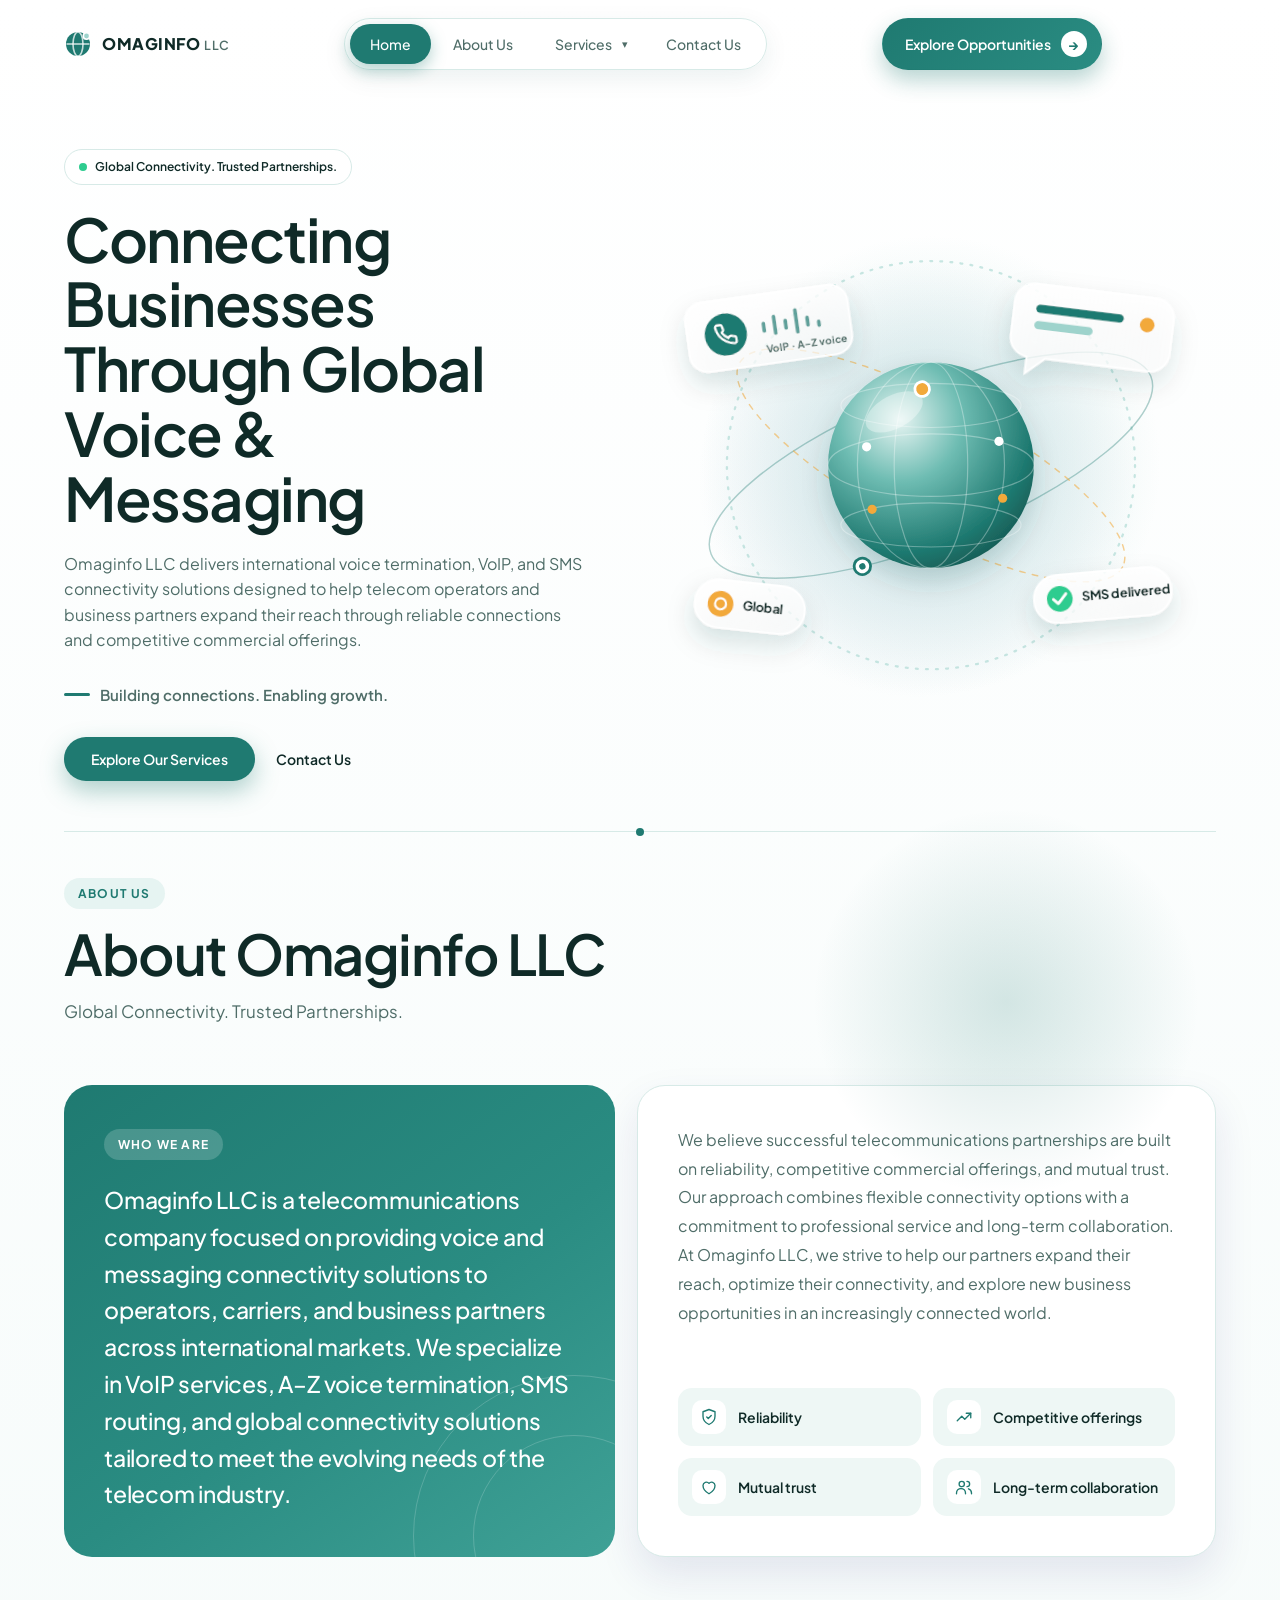
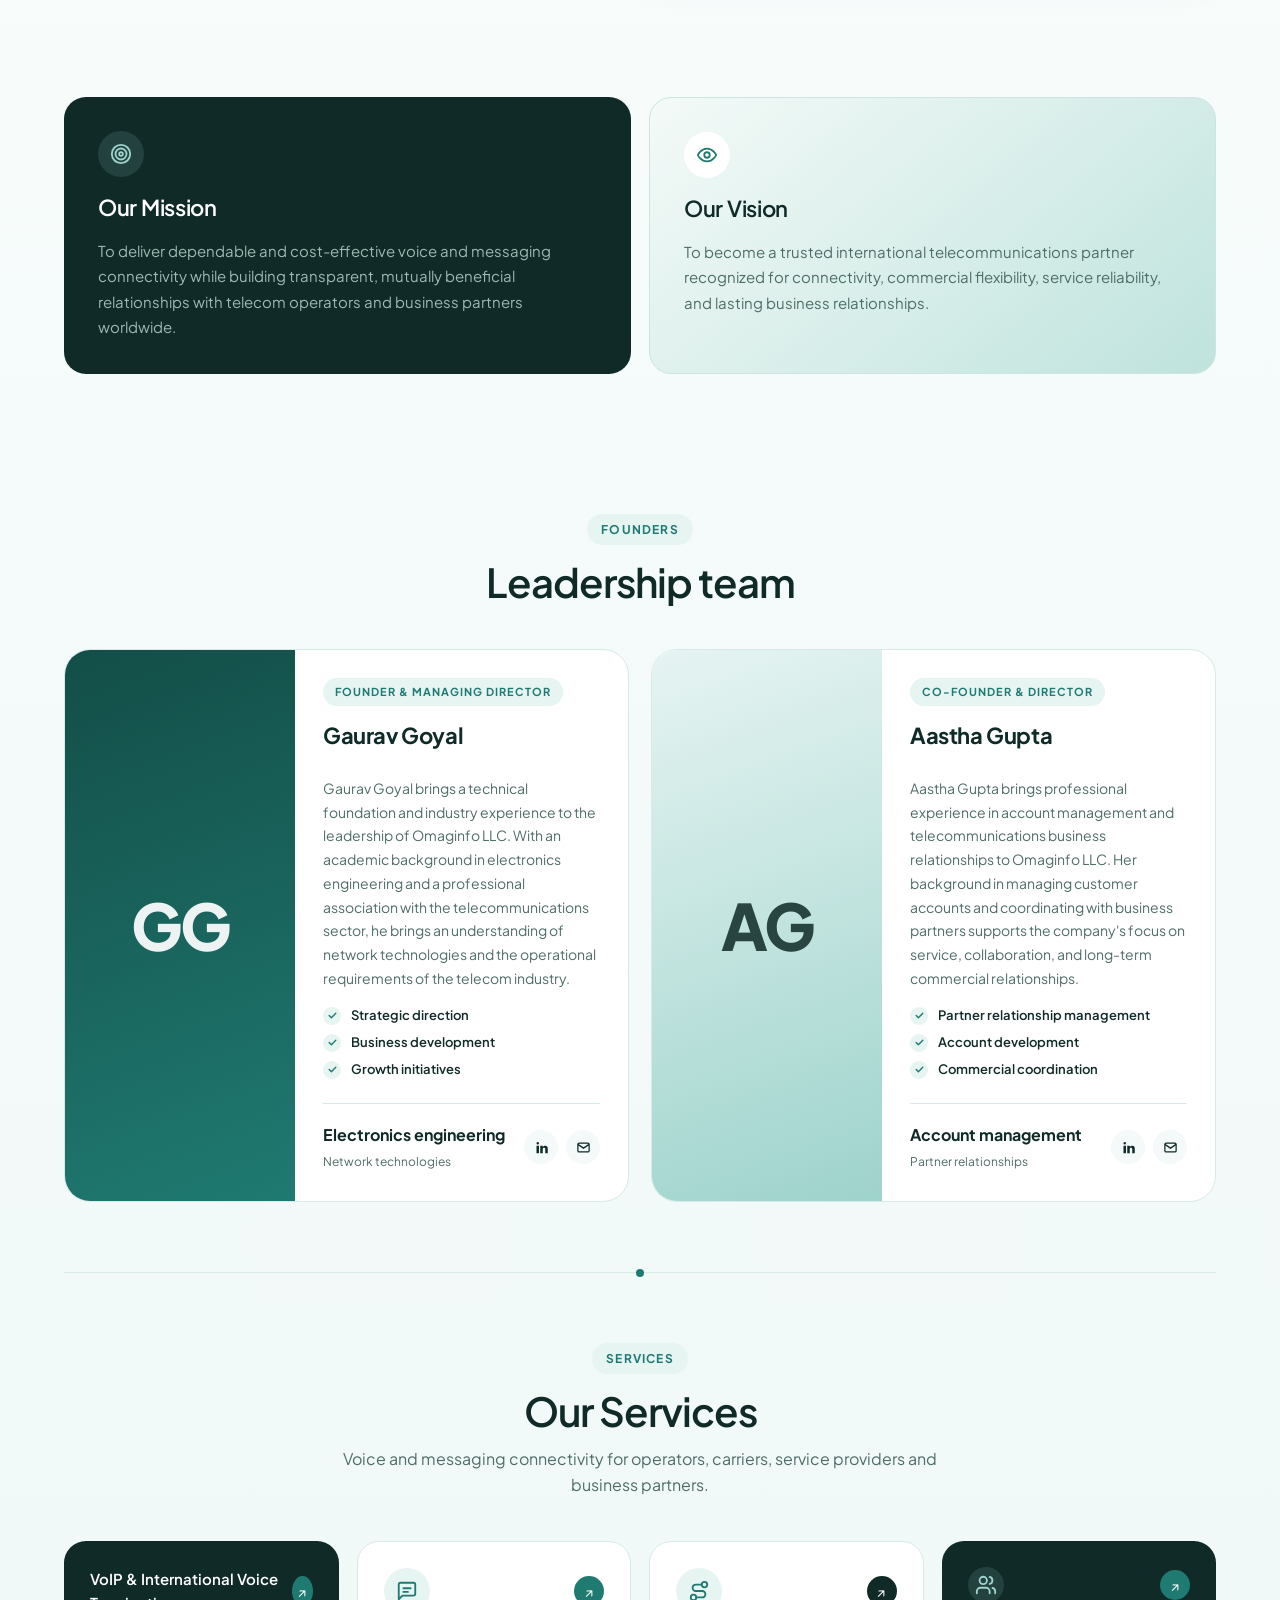
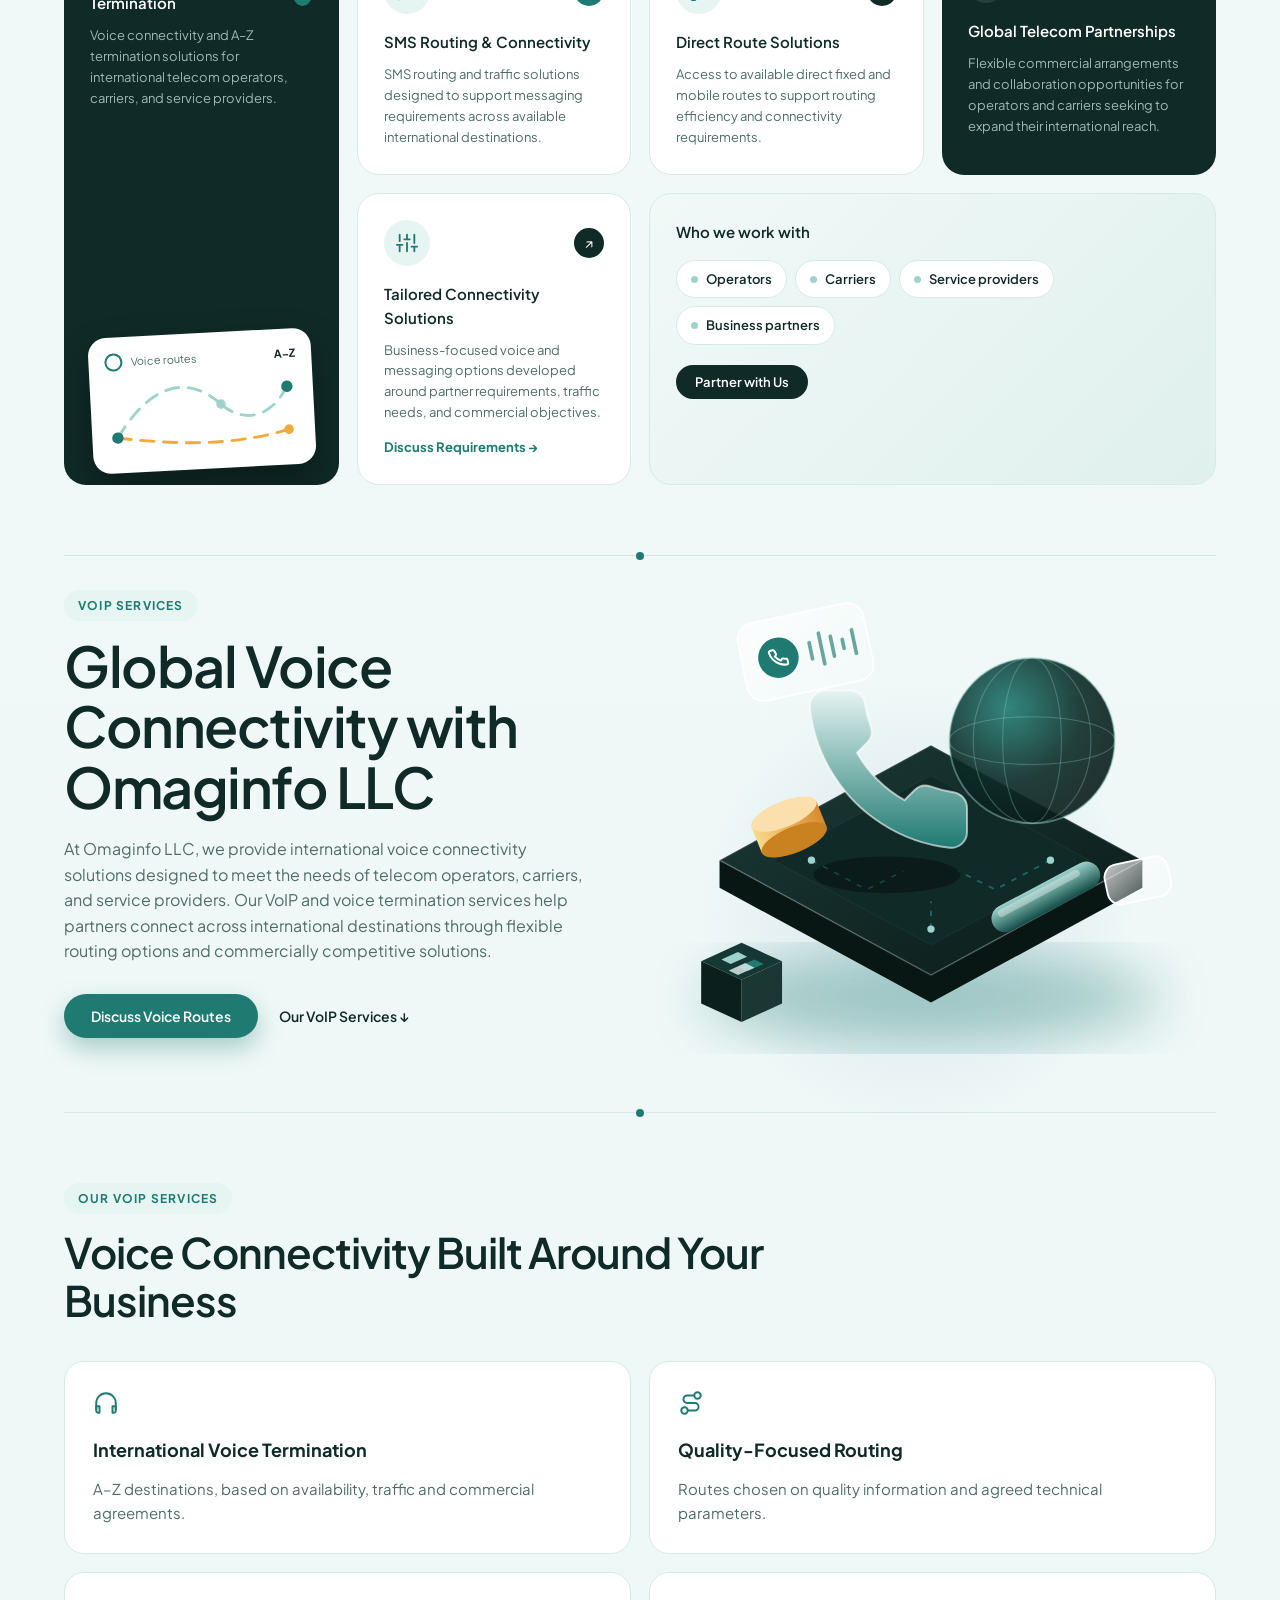
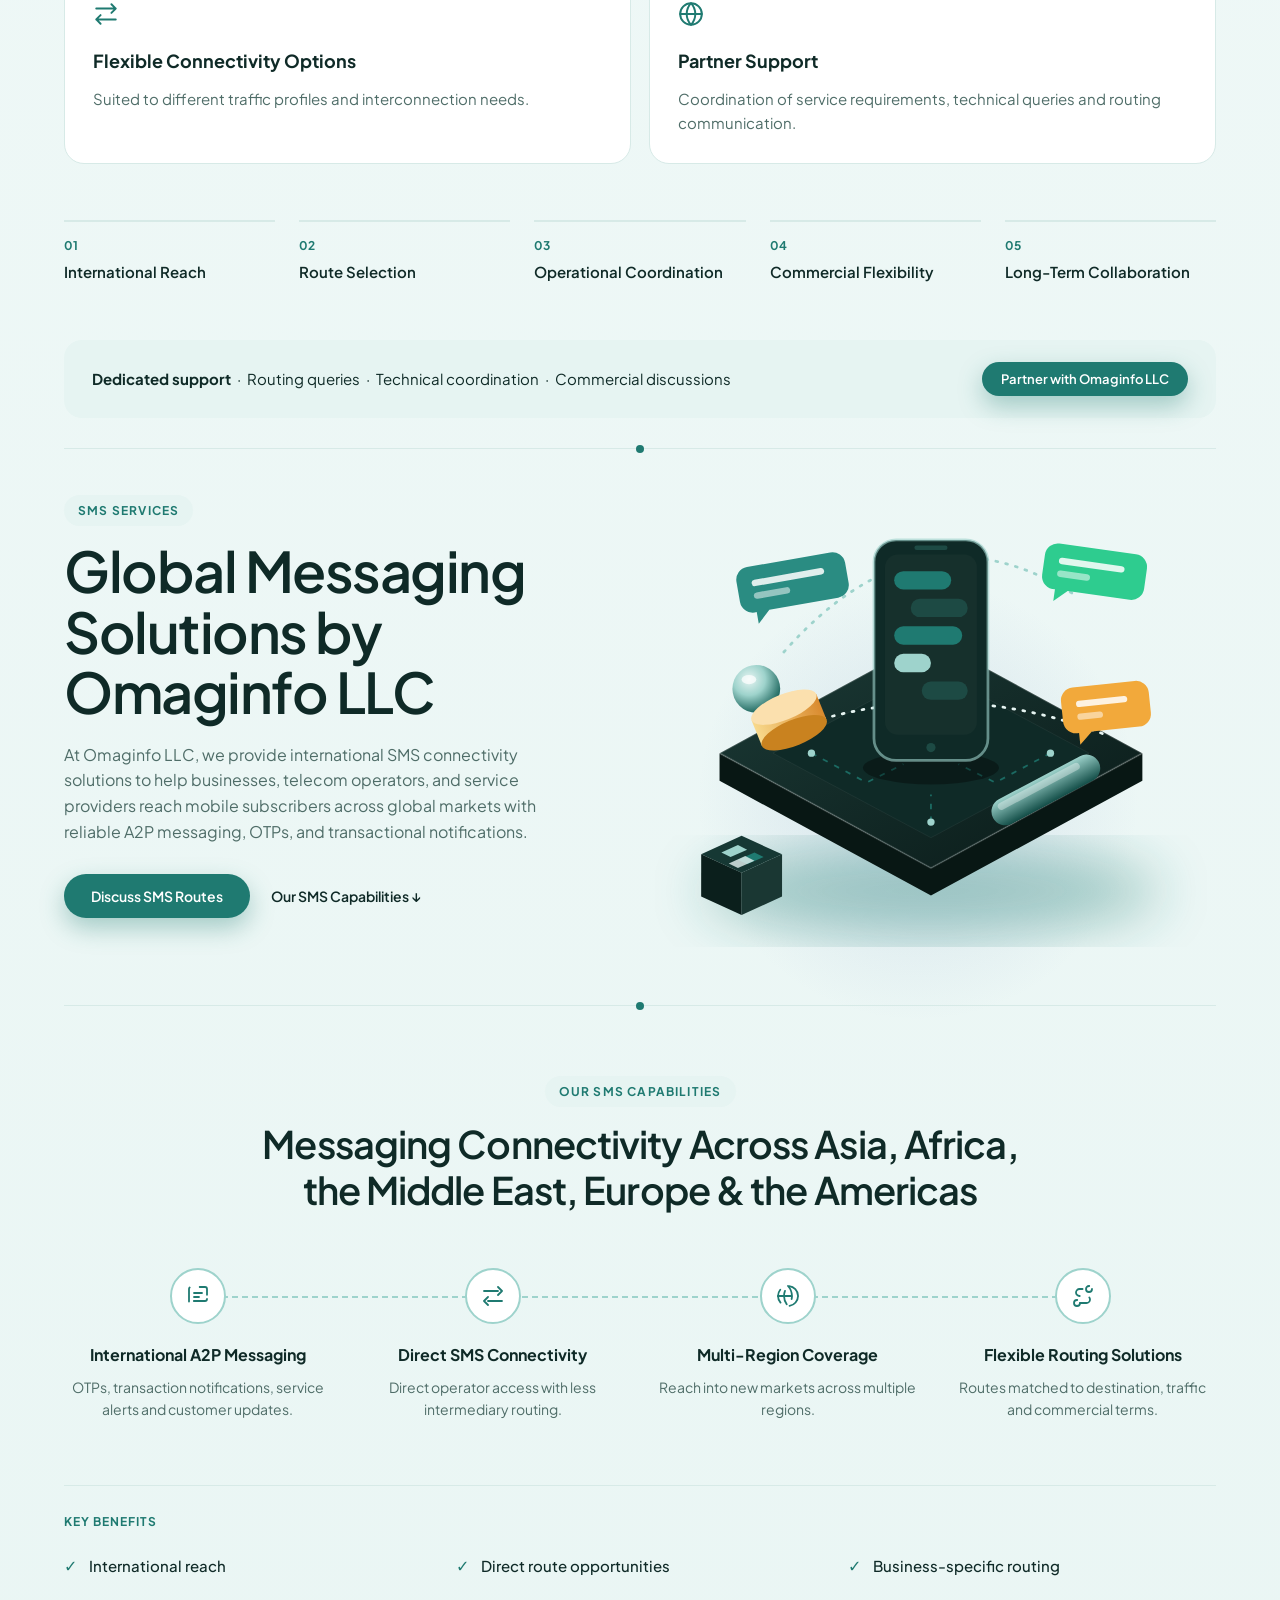
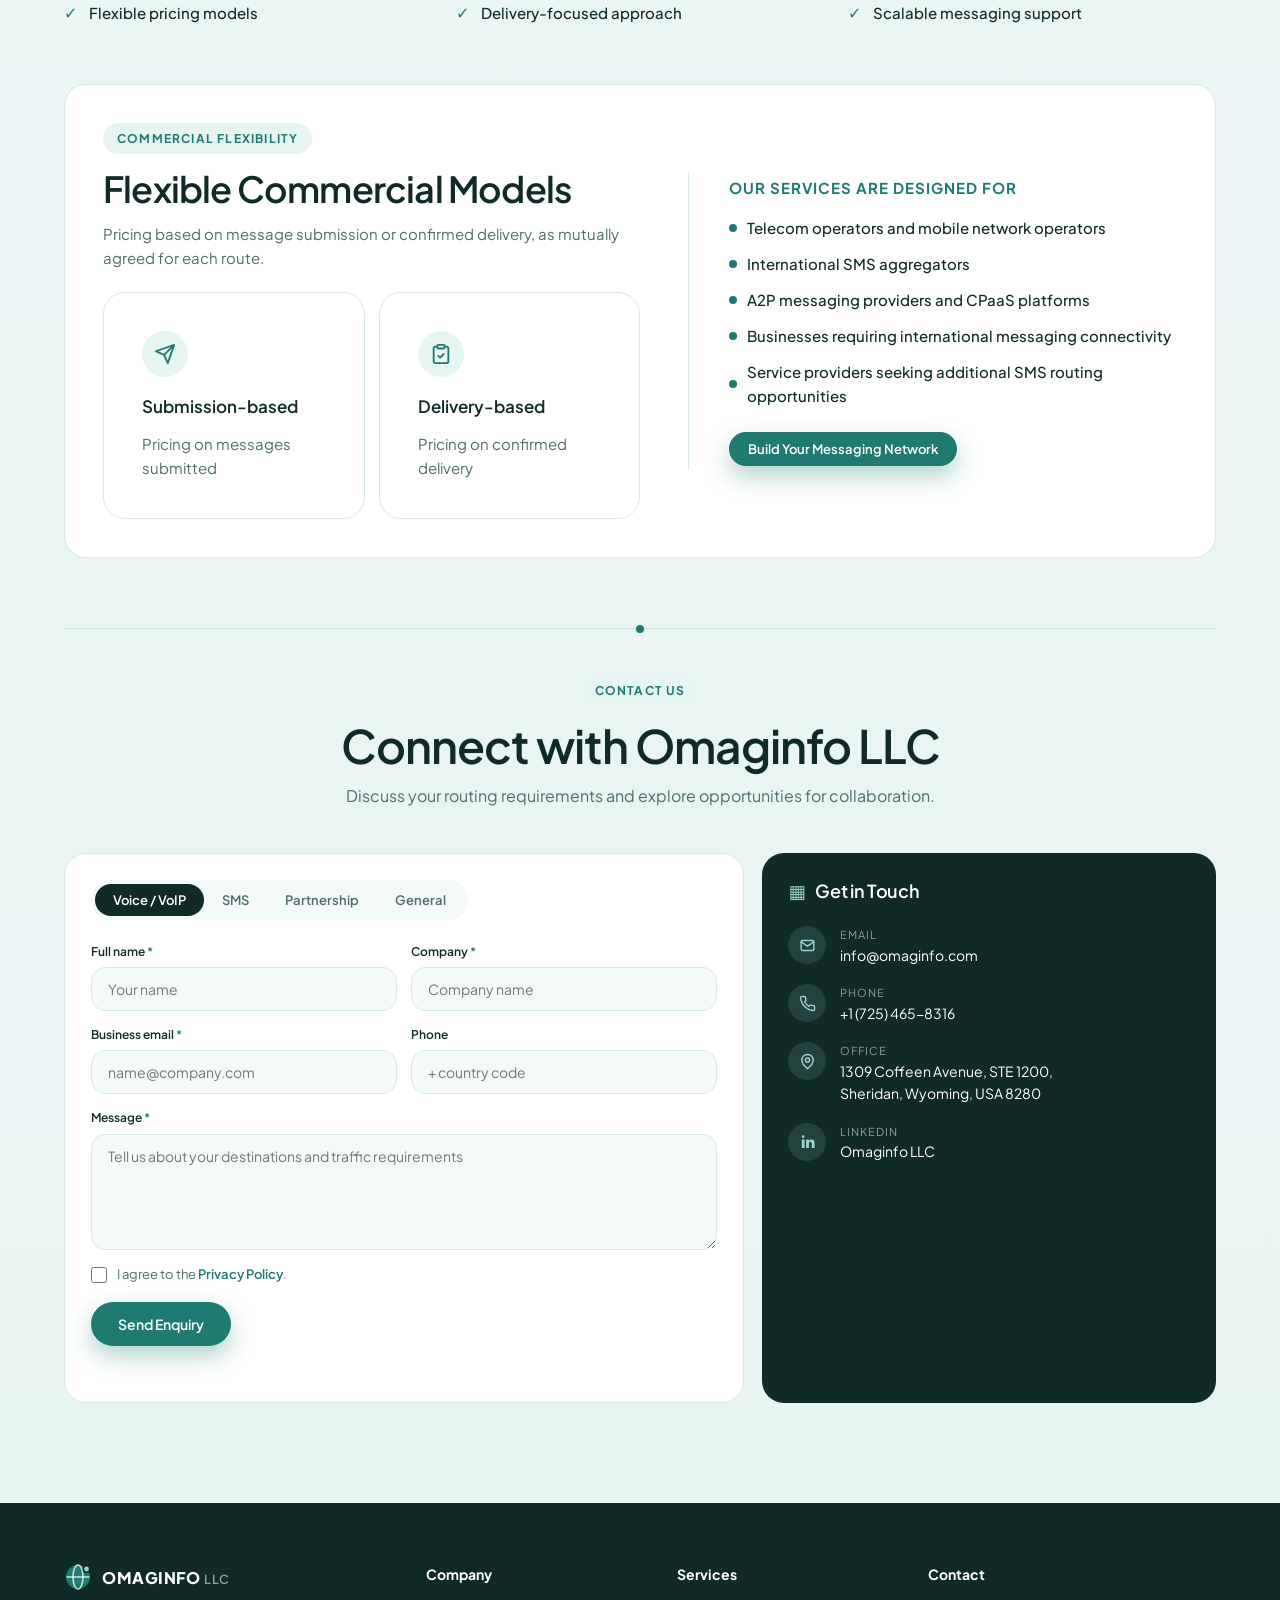
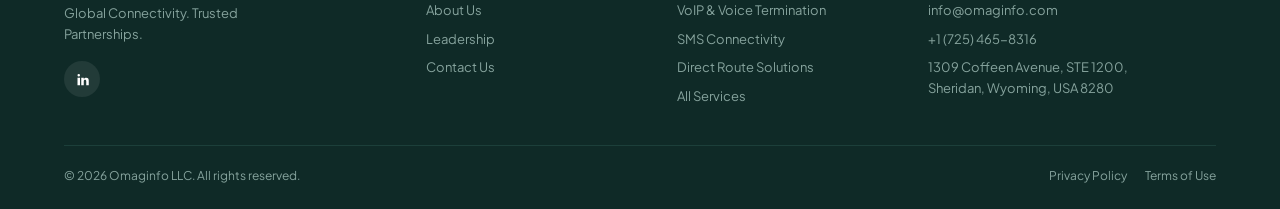
<file: Project1_Model1 - Copy/omaginfo-website.html>
<!DOCTYPE html>
<html lang="en">
<head>
  <meta charset="UTF-8" />
  <meta name="viewport" content="width=device-width, initial-scale=1.0" />
  <title>Omaginfo LLC | Global Voice &amp; Messaging Connectivity</title>
  <meta name="description" content="Omaginfo LLC delivers international voice termination, VoIP and SMS connectivity solutions for telecom operators, carriers and business partners." />
  <meta property="og:title" content="Omaginfo LLC | Global Voice &amp; Messaging Connectivity" />
  <meta property="og:description" content="International voice termination, VoIP and A2P SMS connectivity for operators, carriers and business partners." />
  <meta property="og:type" content="website" />
  <link rel="preconnect" href="https://fonts.googleapis.com" />
  <link rel="preconnect" href="https://fonts.gstatic.com" crossorigin />
  <link href="https://fonts.googleapis.com/css2?family=Plus+Jakarta+Sans:wght@400;500;600;700;800&display=swap" rel="stylesheet" />
  <script type="application/ld+json">

  </script>
  <style>
/* ================= TOKENS ================= */
:root {
  --frame: #0F2A27;
  --page: #F3FAF9;
  --ink: #0F2A27;
  --ink-2: #4F6D68;
  --dark-card: #0F2A27;
  --purple: #1F7A71;
  --purple-2: #9ED3CC;
  --purple-soft: #E6F4F2;
  --mint: #9ED3CC;
  --peach: #F2A93B;
  --line: #D7EAE7;
  --radius: 22px;
  --shadow: 0 18px 40px rgba(40, 30, 120, .10);
  --gutter: clamp(16px, 5vw, 96px);
}

* { margin: 0; padding: 0; box-sizing: border-box; }
html { scroll-behavior: smooth; }
body {
  font-family: "Plus Jakarta Sans", system-ui, sans-serif;
  background: var(--page);
  color: var(--ink);
  line-height: 1.6;
  min-height: 100vh;
  overflow-x: hidden;
}
a { color: inherit; text-decoration: none; }
svg { display: block; }

/* ================= PAGE ================= */
.page {
  position: relative; width: 100%;
  background: linear-gradient(180deg, #FFFFFF 0%, var(--page) 30%, #E6F4F2 100%);
  padding: 0 var(--gutter);
  overflow-x: clip;
}
section { padding: 70px 0; }

/* ================= BUTTONS ================= */
.btn {
  display: inline-flex; align-items: center; justify-content: center; gap: 8px;
  padding: 12px 26px; border-radius: 999px; border: 1.5px solid transparent;
  font: 600 14px "Plus Jakarta Sans", sans-serif; cursor: pointer; white-space: nowrap;
  transition: transform .25s, box-shadow .25s, background .25s, color .25s;
}
.btn:hover { transform: translateY(-2px); }
.btn-sm { padding: 8px 18px; font-size: 13px; }
.btn-dark { background: var(--ink); color: #fff; }
.btn-dark:hover { box-shadow: 0 10px 24px rgba(22,22,31,.3); }
.btn-purple { background: var(--purple); color: #fff; box-shadow: 0 10px 24px rgba(31,122,113,.35); }
.btn-outline { border-color: var(--ink); color: var(--ink); background: transparent; }
.btn-outline:hover { background: var(--ink); color: #fff; }
.btn-soft { background: var(--purple-soft); color: var(--ink); }
.btn-ghost { color: var(--ink); padding-left: 10px; }
.btn-glass { background: rgba(255,255,255,.1); color: #fff; border-color: rgba(255,255,255,.2); }

/* ================= NAVBAR ================= */
.navbar {
  position: sticky; top: 0; z-index: 50;
  display: flex; align-items: center; justify-content: space-between; gap: 20px;
  margin: 0 calc(var(--gutter) * -1); padding: 18px var(--gutter);
  border-bottom: 1px solid transparent;
  transition: background .3s, box-shadow .3s;
}
/* frosted background lives on a pseudo-element: backdrop-filter on the navbar itself
   would trap the fixed mobile menu inside the navbar's height */
.navbar::before {
  content: ""; position: absolute; inset: 0; z-index: -1; pointer-events: none;
  background: transparent; transition: background .3s;
}
.navbar.scrolled {
  border-bottom-color: var(--line);
  box-shadow: 0 8px 24px rgba(19,78,72,.06);
}
.navbar.scrolled::before {
  background: rgba(255,255,255,.78);
  backdrop-filter: blur(16px); -webkit-backdrop-filter: blur(16px);
}
.logo { display: flex; align-items: center; gap: 10px; font-weight: 800; letter-spacing: .5px; }
.nav-links { display: flex; align-items: center; gap: 36px; }
.nav-links > a { font-size: 14px; font-weight: 500; color: var(--ink-2); position: relative; transition: color .2s; }
.nav-links > a:hover, .nav-links > a.active { color: var(--ink); }
.nav-links > a.active::after {
  content: ""; position: absolute; left: 50%; bottom: -8px; width: 6px; height: 6px;
  border-radius: 50%; background: var(--purple); transform: translateX(-50%);
}
.nav-actions { display: flex; gap: 10px; }
.nav-actions-mobile { display: none; }
.hamburger { display: none; flex-direction: column; gap: 5px; background: none; border: none; cursor: pointer; z-index: 60; }
.hamburger span { width: 24px; height: 2px; background: var(--ink); border-radius: 2px; transition: .3s; }
.hamburger.open span:nth-child(1) { transform: translateY(7px) rotate(45deg); }
.hamburger.open span:nth-child(2) { opacity: 0; }
.hamburger.open span:nth-child(3) { transform: translateY(-7px) rotate(-45deg); }

/* ================= HERO ================= */
.hero {
  display: grid; grid-template-columns: 1fr 1.1fr; align-items: center; gap: clamp(30px, 5vw, 90px);
  padding: 60px 0 50px; position: relative;
}
.hero::before {
  content: ""; position: absolute; right: 5%; top: 20%; width: 480px; height: 480px;
  background: radial-gradient(circle, rgba(120,150,195,.22), transparent 65%); z-index: 0;
}
.hero > * { position: relative; z-index: 1; }
.pill-tag {
  display: inline-flex; align-items: center; gap: 8px; font-size: 12px; font-weight: 600;
  background: #fff; border: 1px solid var(--line); padding: 7px 14px; border-radius: 999px; margin-bottom: 22px;
}
.live-dot { width: 8px; height: 8px; border-radius: 50%; background: #2ecc8f; box-shadow: 0 0 0 0 rgba(46,204,143,.6); animation: ping 1.8s infinite; }
@keyframes ping { 70% { box-shadow: 0 0 0 8px rgba(46,204,143,0); } 100% { box-shadow: 0 0 0 0 rgba(46,204,143,0); } }
.hero h1 { font-size: clamp(36px, 5vw, 60px); line-height: 1.08; font-weight: 600; letter-spacing: -1.5px; }
.hero-text > p { color: var(--ink-2); max-width: 440px; margin: 20px 0 30px; }
.hero-cta { display: flex; gap: 10px; flex-wrap: wrap; }
.hero-stats { display: flex; gap: 34px; margin-top: 44px; flex-wrap: wrap; }
.hero-stats strong { display: block; font-size: 26px; font-weight: 700; letter-spacing: -.5px; }
.hero-stats span { font-size: 12px; color: var(--ink-2); }
.hero-art svg { width: 100%; max-width: 760px; margin-left: auto; height: auto; overflow: visible; }
.hero-art [data-depth] { transition: transform .4s ease-out; }

/* SVG animations */
.float { animation: floatY 6s ease-in-out infinite; transform-box: fill-box; }
.f2 { animation-duration: 7s; animation-delay: -2s; }
.f3 { animation-duration: 8s; animation-delay: -4s; }
.f4 { animation-duration: 5s; animation-delay: -1s; }
@keyframes floatY { 50% { transform: translateY(-14px); } }
.wave { opacity: 0; animation: wave 2.4s ease-out infinite; }
.w2 { animation-delay: .4s; } .w3 { animation-delay: .8s; }
@keyframes wave { 0% { opacity: 0; } 30% { opacity: 1; } 100% { opacity: 0; } }
.beacon { animation: blink 1.6s ease-in-out infinite; }
@keyframes blink { 50% { opacity: .35; } }
.circuit path { stroke-dasharray: 6 8; animation: dash 1.5s linear infinite; }
@keyframes dash { to { stroke-dashoffset: -28; } }
.flow { stroke-dasharray: 14 10; animation: dash 1.2s linear infinite; }
.f-2 { animation-duration: 1.8s; }
.spin { transform-origin: 100px 35px; animation: spin 12s linear infinite; }
@keyframes spin { to { transform: rotate(360deg); } }
.pulse { transform-origin: 100px 55px; animation: pulse 2s ease-in-out infinite; }
@keyframes pulse { 50% { transform: scale(1.25); opacity: .7; } }
.draw { stroke-dasharray: 400; stroke-dashoffset: 400; }
.visible .draw { animation: drawLine 2s ease forwards; }
@keyframes drawLine { to { stroke-dashoffset: 0; } }

/* ================= CARDS (shared) ================= */
.card {
  border-radius: var(--radius); padding: 26px; position: relative; overflow: hidden;
  transition: transform .35s, box-shadow .35s;
}
.card:hover { transform: translateY(-5px); box-shadow: var(--shadow); }
.card.light { background: #fff; border: 1px solid var(--line); }
.card.soft { background: linear-gradient(135deg, #F1F9F7, #DFF0ED); border: 1px solid var(--line); }
.card.dark { background: var(--dark-card); color: #fff; }
.card.dark p { color: #9FB8B2; }
.card h3 { font-size: 20px; font-weight: 600; line-height: 1.3; letter-spacing: -.3px; }
.card h4 { font-size: 14px; font-weight: 600; }
.card p { font-size: 13px; color: var(--ink-2); margin-top: 10px; }
.card-split { display: grid; grid-template-columns: 1fr 1fr; gap: 20px; align-items: center; }
.btn-row { display: flex; gap: 8px; margin-top: 20px; flex-wrap: wrap; }
.line-accent { display: block; width: 50px; height: 3px; border-radius: 3px; background: var(--purple); margin-bottom: 16px; }
.line-accent.purple { margin: 14px 0 0; }

/* strip */
.strip { padding: 30px 0 40px; }
.bento-2 { display: grid; grid-template-columns: 2fr 1fr; gap: 18px; align-items: start; }
.screen { max-width: 360px; justify-self: end; width: 100%; }
.screen svg { width: 100%; border-radius: 14px; box-shadow: 0 14px 30px rgba(0,0,0,.2); }
.compact { display: flex; flex-direction: column; justify-content: space-between; gap: 20px; }
.compact-row { display: flex; gap: 16px; align-items: center; }
.compact h3 { font-size: 18px; }
.compact p { margin-top: 4px; }
.compact .btn { align-self: flex-start; }
.avatar-sm { position: relative; flex: 0 0 60px; height: 60px; }
.avatar-sm svg { width: 60px; height: 60px; border-radius: 50%; border: 2px solid var(--purple); }
.online { position: absolute; right: 2px; bottom: 2px; width: 13px; height: 13px; border-radius: 50%; background: #2ecc8f; border: 2px solid var(--dark-card); }

/* section head */
.section-head { text-align: center; max-width: 620px; margin: 0 auto 44px; }
.eyebrow {
  display: inline-block; font-size: 12px; font-weight: 700; letter-spacing: 1.2px; text-transform: uppercase;
  color: var(--purple); background: var(--purple-soft); padding: 6px 14px; border-radius: 999px; margin-bottom: 14px;
}
.section-head h2 { font-size: clamp(26px, 3.5vw, 40px); font-weight: 600; letter-spacing: -1px; line-height: 1.15; }
.section-head p { color: var(--ink-2); margin-top: 12px; }

/* ================= ABOUT ================= */
.about-top { display: grid; grid-template-columns: 1fr 1fr; gap: 60px; align-items: center; }
.about-text h2 { font-size: clamp(28px, 3.5vw, 44px); font-weight: 600; letter-spacing: -1px; line-height: 1.12; }
.about-text > p { color: var(--ink-2); margin-top: 16px; max-width: 560px; }
.ticks { list-style: none; margin-top: 24px; display: grid; grid-template-columns: 1fr 1fr; gap: 12px 20px; }
.ticks li { font-size: 14px; font-weight: 500; display: flex; gap: 10px; align-items: center; }
.ticks li::before {
  content: "✓"; width: 22px; height: 22px; flex: 0 0 22px; border-radius: 50%;
  background: var(--purple-soft); color: var(--purple); font-size: 12px; display: grid; place-items: center;
}
.about-text .btn-row { margin-top: 30px; }

.about-visual {
  position: relative; border-radius: 32px; padding: 20px;
  background: radial-gradient(circle at 30% 20%, #134E48, var(--dark-card) 70%);
  box-shadow: 0 30px 60px rgba(19,78,72,.25);
}
.about-visual svg { width: 100%; height: auto; }
.arc { stroke-dasharray: 220; stroke-dashoffset: 220; animation: arcDraw 3.5s ease-in-out infinite; }
.a2 { animation-delay: 1.1s; } .a3 { animation-delay: 2.2s; }
@keyframes arcDraw { 0% { stroke-dashoffset: 220; } 50% { stroke-dashoffset: 0; } 100% { stroke-dashoffset: -220; } }
.stat-chip {
  position: absolute; background: rgba(255,255,255,.92); backdrop-filter: blur(10px);
  border-radius: 18px; padding: 12px 18px; box-shadow: 0 16px 36px rgba(0,0,0,.25);
  animation: chipFloat 6s ease-in-out infinite;
}
.stat-chip strong { display: block; font-size: 24px; font-weight: 700; letter-spacing: -.5px; line-height: 1.1; }
.stat-chip span { font-size: 12px; color: var(--ink-2); }
.sc-1 { top: 28px; left: -24px; }
.sc-2 { bottom: 40px; left: -12px; animation-delay: -2s; }
.sc-3 { top: 45%; right: -24px; animation-delay: -4s; background: var(--purple); }
.sc-3 strong, .sc-3 span { color: #fff; }
@keyframes chipFloat { 50% { transform: translateY(-10px); } }

.founders-head { text-align: center; margin: 90px auto 32px; }
.founders-head h3 { font-size: clamp(22px, 2.6vw, 30px); font-weight: 600; letter-spacing: -.5px; }
.founders-head p { color: var(--ink-2); margin-top: 6px; }

.founders { display: grid; grid-template-columns: 1fr 1fr; gap: 22px; }
.founder-card {
  display: grid; grid-template-columns: 230px 1fr; background: #fff; border: 1px solid var(--line);
  border-radius: 26px; overflow: hidden; transition: transform .35s, box-shadow .35s;
}
.founder-card:hover { box-shadow: var(--shadow); }
.fc-photo { position: relative; min-height: 300px; overflow: hidden; }
.fc-photo svg { position: absolute; inset: 0; width: 100%; height: 100%; transition: transform .6s; }
.founder-card:hover .fc-photo svg { transform: scale(1.06); }
.fc-dark { background: linear-gradient(160deg, #134E48, #1F7A71); }
.fc-light { background: linear-gradient(160deg, #E6F4F2, #9ED3CC); }
.fc-body { padding: 28px; display: flex; flex-direction: column; }
.role {
  align-self: flex-start; font-size: 11px; font-weight: 700; letter-spacing: 1px; text-transform: uppercase;
  color: var(--purple); background: var(--purple-soft); padding: 5px 12px; border-radius: 999px;
}
.fc-body h4 { font-size: 22px; font-weight: 700; letter-spacing: -.4px; margin: 12px 0 10px; }
.fc-body blockquote {
  font-size: 15px; font-weight: 500; line-height: 1.5; color: var(--ink);
  border-left: 3px solid var(--purple); padding-left: 14px;
}
.fc-body p { font-size: 13px; color: var(--ink-2); margin-top: 14px; }
.founder-checklist { list-style: none; margin: 16px 0 4px; display: flex; flex-direction: column; gap: 9px; flex: 1; }
.founder-checklist li { font-size: 13px; font-weight: 600; color: var(--ink); display: flex; align-items: center; gap: 10px; line-height: 1.35; }
.founder-checklist .chk-icon { width: 18px; height: 18px; flex: 0 0 18px; border-radius: 50%; background: var(--purple-soft); color: var(--purple); display: grid; place-items: center; }
.founder-checklist .chk-icon svg { width: 11px; height: 11px; }
.fc-foot { display: flex; justify-content: space-between; align-items: center; gap: 12px; margin-top: 20px; padding-top: 18px; border-top: 1px solid var(--line); }
.fc-meta b { display: block; font-size: 16px; }
.fc-meta span { font-size: 12px; color: var(--ink-2); }
.fc-social { display: flex; gap: 8px; }
.fc-social a {
  width: 34px; height: 34px; border-radius: 50%; display: grid; place-items: center;
  background: var(--page); color: var(--ink); transition: background .2s, color .2s;
}
.fc-social a:hover { background: var(--ink); color: #fff; }
.fc-social svg { width: 15px; }

.timeline {
  position: relative; display: grid; grid-template-columns: repeat(4, 1fr); gap: 20px;
  margin-top: 60px; padding-top: 34px;
}
.timeline::before { content: ""; position: absolute; left: 0; right: 0; top: 8px; height: 2px; background: linear-gradient(90deg, var(--line), var(--purple)); }
.tl-item { position: relative; }
.tl-item::before {
  content: ""; position: absolute; top: -32px; left: 0; width: 14px; height: 14px; border-radius: 50%;
  background: #fff; border: 3px solid var(--purple-2);
}
.tl-item.active::before { background: var(--purple); border-color: var(--purple-soft); box-shadow: 0 0 0 6px rgba(31,122,113,.15); }
.tl-year { font-size: 13px; font-weight: 700; color: var(--purple); }
.tl-item b { display: block; font-size: 16px; margin: 2px 0 4px; }
.tl-item p { font-size: 13px; color: var(--ink-2); }

/* ================= SERVICES BENTO ================= */
.bento { display: grid; grid-template-columns: repeat(4, 1fr); gap: 18px; }
.b-tall { grid-row: span 2; display: flex; flex-direction: column; }
.b-wide { grid-column: span 2; }
.b-full { grid-column: 1 / -1; }
.banner { display: flex; align-items: center; justify-content: space-between; gap: 24px; flex-wrap: wrap; }
.banner > div:first-child { max-width: 560px; }
.banner .btn-row { margin-top: 0; }
.card-top { display: flex; justify-content: space-between; align-items: center; }
.ic-btn { width: 30px; height: 30px; border-radius: 50%; display: grid; place-items: center; font-size: 14px; color: #fff; }
.ic-btn.purple { background: var(--purple); }
.ic-btn.dark { background: var(--ink); }
.big { margin-top: 18px; }
.b-visual { width: 100%; margin: 14px 0 4px; }
.b-visual.sm { max-height: 80px; }
.float-panel {
  margin-top: auto; background: #fff; color: var(--ink); border-radius: 18px; padding: 16px;
  box-shadow: 0 20px 40px rgba(0,0,0,.3); transform: rotate(-3deg) translateY(10px);
  transition: transform .4s;
}
.b-tall:hover .float-panel { transform: rotate(0) translateY(0); }
.fp-head { display: flex; align-items: center; gap: 8px; font-size: 11px; color: var(--ink-2); }
.fp-head b { margin-left: auto; color: var(--ink); }
.fp-dot { width: 18px; height: 18px; border-radius: 50%; border: 2px solid var(--purple); }
.float-panel strong { display: block; font-size: 22px; margin-top: 8px; }
.float-panel small { font-size: 11px; color: var(--ink-2); }
.bars { display: flex; align-items: flex-end; gap: 8px; height: 80px; margin-top: 12px; }
.bars i { flex: 1; height: 0; background: linear-gradient(#9ED3CC, #1F7A71); border-radius: 6px; transition: height 1.2s cubic-bezier(.2,.8,.2,1); }
.bars i.peach { background: linear-gradient(#FBE0AE, var(--peach)); }
.visible .bars i { height: var(--h); }
.price { display: block; font-size: 28px; font-weight: 700; margin: 14px 0; }
.price small { font-size: 13px; color: var(--ink-2); font-weight: 500; }
.voip-art svg { width: 100%; }

/* ================= CONTACT ================= */
.contact-grid { display: grid; grid-template-columns: 1.5fr 1fr; gap: 18px; }
.contact-form:hover, .contact-info:hover { transform: none; }
.seg { display: inline-flex; background: var(--page); padding: 4px; border-radius: 999px; margin-bottom: 22px; }
.seg button {
  border: none; background: none; padding: 8px 18px; border-radius: 999px; cursor: pointer;
  font: 600 13px "Plus Jakarta Sans"; color: var(--ink-2); transition: .25s;
}
.seg button.active { background: var(--ink); color: #fff; }
.row { display: grid; grid-template-columns: 1fr 1fr; gap: 14px; }
.field { display: flex; flex-direction: column; margin-bottom: 14px; }
.field label { font-size: 12px; font-weight: 600; margin-bottom: 6px; }
.field input, .field textarea {
  font: 14px "Plus Jakarta Sans"; padding: 12px 16px; border-radius: 14px;
  border: 1.5px solid var(--line); background: var(--page); outline: none; resize: vertical;
  transition: border .2s, background .2s;
}
.field input:focus, .field textarea:focus { border-color: var(--purple); background: #fff; }
.field.error input, .field.error textarea { border-color: #e5484d; }
.form-msg { font-size: 13px; margin-top: 12px; min-height: 20px; }
.form-msg.ok { color: #1f9d6b; } .form-msg.err { color: #e5484d; }

.contact-info h3 { display: flex; align-items: center; gap: 10px; font-size: 18px; }
.sq-ico { color: var(--purple-2); }
.info-grid { display: grid; grid-template-columns: 1fr 1fr; gap: 12px; margin: 22px 0; padding-bottom: 20px; border-bottom: 1px solid #1C3F3A; }
.info-grid small { font-size: 12px; color: #86A39D; display: block; }
.info-grid strong { font-size: 18px; }
.info-list { list-style: none; display: grid; gap: 12px; font-size: 14px; }
.info-list span { display: block; font-size: 11px; color: #86A39D; text-transform: uppercase; letter-spacing: 1px; }
.status { margin-top: 22px; background: rgba(255,255,255,.04); border-radius: 16px; padding: 6px 14px; }
.status-row { display: flex; justify-content: space-between; font-size: 13px; padding: 10px 0; border-bottom: 1px solid #1A3733; }
.status-row:last-child { border: none; }
.status-row span { display: flex; align-items: center; gap: 8px; color: #BFD6D1; }
.status-row i { width: 8px; height: 8px; border-radius: 50%; }
.status-row i.ok { background: #2ecc8f; } .status-row i.warn { background: var(--peach); }
.status-row b { font-weight: 600; font-size: 12px; }

/* ================= FOOTER ================= */
.footer {
  background: var(--dark-card); color: #BFD6D1; margin: 30px calc(var(--gutter) * -1) 0; padding: 60px var(--gutter) 24px;
}
.footer-top { display: grid; grid-template-columns: 1.5fr 1fr 1fr 1.3fr; gap: 30px; padding-bottom: 30px; border-bottom: 1px solid #1C3F3A; }
.light-logo { color: #fff; }
.footer-top p { font-size: 13px; margin-top: 12px; max-width: 240px; color: #86A39D; }
.footer-top h5 { color: #fff; font-size: 14px; margin-bottom: 14px; }
.footer-top a:not(.logo) { display: block; font-size: 13px; margin-bottom: 8px; color: #86A39D; transition: color .2s; }
.footer-top a:not(.logo):hover { color: #fff; }
.newsletter { display: flex; background: rgba(255,255,255,.06); border-radius: 999px; padding: 4px; }
.newsletter input { flex: 1; min-width: 0; background: none; border: none; outline: none; color: #fff; padding: 0 14px; font: 13px "Plus Jakarta Sans"; }
.footer-bottom { display: flex; justify-content: space-between; flex-wrap: wrap; gap: 10px; padding-top: 20px; font-size: 12px; color: #86A39D; }
.footer-bottom a { margin-left: 18px; }

/* ================= REVEAL ================= */
.reveal { opacity: 0; transform: translateY(28px); transition: opacity .8s ease, transform .8s ease; }
.reveal.visible { opacity: 1; transform: none; }
.card.reveal.visible:hover, .founder-card.reveal.visible:hover { transform: translateY(-5px); }

/* ================= RESPONSIVE ================= */
@media (max-width: 1080px) {
  .founders { grid-template-columns: 1fr; }
  .bento { grid-template-columns: repeat(2, 1fr); }
  .b-tall { grid-row: span 1; }
}
@media (max-width: 900px) {
  .navbar { padding: 14px var(--gutter); }
  .hamburger { display: flex; }
  .nav-actions { display: none; }
  .nav-links {
    position: fixed; inset: 0 0 0 auto; width: min(300px, 86vw); height: 100vh; height: 100dvh; z-index: 55;
    flex-direction: column; align-items: flex-start; flex-wrap: nowrap;
    justify-content: flex-start; gap: 22px; padding: 96px 32px 40px; background: #fff; overflow-y: auto;
    box-shadow: -20px 0 50px rgba(0,0,0,.2); transform: translateX(110%); transition: transform .35s ease;
  }
  .nav-links.open { transform: none; }
  .nav-links > a { font-size: 18px; }
  .nav-links > a.active::after { left: -14px; top: 50%; bottom: auto; transform: translateY(-50%); }
  .nav-actions-mobile { display: flex; gap: 10px; margin-top: 10px; }
  .hero { grid-template-columns: 1fr; text-align: center; padding-top: 30px; }
  .hero-text > p { margin-inline: auto; }
  .hero-cta, .hero-stats { justify-content: center; }
  .bento-2, .contact-grid, .about-top { grid-template-columns: 1fr; }
  .screen { justify-self: stretch; max-width: none; }
  .hero-art svg { margin: 0 auto; }
  .about-visual { margin: 0 24px; }
  .timeline { grid-template-columns: 1fr 1fr; row-gap: 40px; }
  .footer-top { grid-template-columns: 1fr 1fr; }
}
@media (max-width: 600px) {
  section { padding: 50px 0; }
  .card-split { grid-template-columns: 1fr; }
  .bento { grid-template-columns: 1fr; }
  .b-wide { grid-column: span 1; }
  .ticks { grid-template-columns: 1fr; }
  .about-visual { margin: 0 10px; }
  .stat-chip { padding: 8px 12px; }
  .stat-chip strong { font-size: 18px; }
  .sc-1 { left: -10px; } .sc-2 { left: -6px; } .sc-3 { right: -10px; }
  .founder-card { grid-template-columns: 1fr; }
  .fc-photo { min-height: 0; height: 260px; }
  .fc-photo svg { position: static; width: auto; height: 100%; margin: 0 auto; }
  .timeline { grid-template-columns: 1fr; padding-top: 0; padding-left: 34px; }
  .timeline::before { left: 8px; right: auto; top: 0; bottom: 0; width: 2px; height: auto; background: linear-gradient(180deg, var(--line), var(--purple)); }
  .tl-item::before { top: 4px; left: -32px; }
  .row { grid-template-columns: 1fr; }
  .hero-stats { gap: 22px; }
  .footer-top { grid-template-columns: 1fr; }
  .seg button { padding: 8px 12px; }
}
@media (prefers-reduced-motion: reduce) {
  *, *::before, *::after { animation: none !important; transition: none !important; }
  .reveal { opacity: 1; transform: none; }
}

/* =====================================================================
   OMAGINFO LLC ADDITIONS (multi-page site)
   ===================================================================== */
.logo .logo-word { font-weight: 800; letter-spacing: .5px; }
.logo .logo-word small { font-weight: 600; color: var(--ink-2); margin-left: 4px; font-size: .78em; }
.light-logo .logo-word small { color: #86A39D; }

/* nav dropdown */
.nav-dd { position: relative; display: flex; align-items: center; gap: 4px; }
.nav-dd .dd-row > a { font-size: 14px; font-weight: 500; color: var(--ink-2); position: relative; transition: color .2s; }
.nav-dd .dd-row > a:hover, .nav-dd .dd-row > a.active { color: var(--ink); }
.nav-dd .dd-row > a.active::after {
  content: ""; position: absolute; left: 50%; bottom: -8px; width: 6px; height: 6px;
  border-radius: 50%; background: var(--purple); transform: translateX(-50%);
}
.dd-toggle { background: none; border: none; cursor: pointer; color: var(--ink-2); font-size: 11px; padding: 4px; line-height: 1; transition: transform .25s; }
.dd-menu {
  position: absolute; top: calc(100% + 14px); left: 50%; transform: translate(-50%, 6px);
  min-width: 250px; background: #fff; border: 1px solid var(--line); border-radius: 18px; padding: 8px;
  box-shadow: 0 20px 44px rgba(19,78,72,.14); opacity: 0; visibility: hidden; transition: .22s;
}
.dd-menu::before { content: ""; position: absolute; inset: -16px 0 auto; height: 16px; }
.dd-menu a { display: flex; align-items: center; gap: 10px; padding: 10px 12px; border-radius: 12px; font-size: 14px; font-weight: 500; color: var(--ink); }
.dd-menu a:hover, .dd-menu a.active { background: var(--purple-soft); }
.dd-menu a.all { color: var(--purple); border-top: 1px solid var(--line); border-radius: 0 0 12px 12px; margin-top: 4px; }
.dd-menu .ico-c { width: 30px; height: 30px; flex: 0 0 30px; }
.dd-menu .ico-c svg { width: 15px; }
.nav-dd:hover .dd-menu, .nav-dd:focus-within .dd-menu, .nav-dd.open .dd-menu { opacity: 1; visibility: visible; transform: translate(-50%, 0); }

/* icons in soft circles */
.ico-c { width: 46px; height: 46px; border-radius: 50%; display: grid; place-items: center; background: var(--purple-soft); color: var(--purple); flex: 0 0 auto; }
.ico-c svg { width: 22px; height: auto; }
.card.dark .ico-c { background: rgba(158,211,204,.14); color: var(--purple-2); }
.ico-c.mint { background: rgba(158,211,204,.15); color: var(--mint); }
.ico-c.white { background: rgba(255,255,255,.18); color: #fff; }

/* clickable cards */
a.card { display: block; color: inherit; }
a.card.dark { color: #fff; }
.card:focus-visible, .btn:focus-visible, a:focus-visible, button:focus-visible { outline: 3px solid var(--purple); outline-offset: 3px; }

/* hero tagline line */
.hero-tagline { font-weight: 600; color: var(--ink); margin: -12px 0 28px; font-size: 15px; display: flex; align-items: center; gap: 10px; }
.hero-tagline::before { content: ""; width: 26px; height: 3px; border-radius: 3px; background: var(--purple); }
.hero-text > p.hero-lead { max-width: 520px; }

/* page header band (inner pages) */
.page-head { padding: 46px 0 20px; position: relative; }
.page-head::before {
  content: ""; position: absolute; right: 0; top: -40px; width: 420px; height: 420px;
  background: radial-gradient(circle, rgba(31,122,113,.18), transparent 65%); pointer-events: none;
}
.crumbs { font-size: 13px; color: var(--ink-2); margin-bottom: 18px; display: flex; gap: 8px; flex-wrap: wrap; }
.crumbs a { color: var(--purple); font-weight: 600; }
.crumbs span[aria-hidden] { opacity: .5; }
.page-head h1 { font-size: clamp(34px, 4.6vw, 56px); line-height: 1.08; font-weight: 600; letter-spacing: -1.5px; max-width: 820px; }
.page-head .tagline { margin-top: 14px; color: var(--ink-2); font-size: 17px; }
.hero.sub { padding-top: 10px; }

/* about values chips (words, not numbers) */
.stat-chip.word strong { font-size: 16px; letter-spacing: -.2px; }
.stat-chip.word span { display: block; }

/* intro two-column text card */
.intro-card { display: grid; grid-template-columns: 1fr 1fr; gap: 34px; }
.intro-card p { font-size: 15px; margin-top: 0; }

/* generic grids */
.grid-2 { display: grid; grid-template-columns: repeat(2, 1fr); gap: 18px; }
.grid-3 { display: grid; grid-template-columns: repeat(3, 1fr); gap: 18px; }
.grid-4 { display: grid; grid-template-columns: repeat(4, 1fr); gap: 18px; }
.grid-5 { display: grid; grid-template-columns: repeat(5, 1fr); gap: 18px; }
.svc-card { display: flex; flex-direction: column; gap: 4px; }
.svc-card h3 { margin-top: 18px; }
.svc-card .more { margin-top: auto; padding-top: 18px; font-size: 13px; font-weight: 700; color: var(--purple); }
.card.dark .svc-card .more, .card.dark .more { color: var(--purple-2); }
.card.lg { padding: 34px; }
.card.lg h3 { font-size: 24px; }
.card.lg p { font-size: 15px; }
.card.purple { background: linear-gradient(140deg, #2A8C82, var(--purple)); color: #fff; }
.card.purple p { color: rgba(255,255,255,.85); }
.card p.body { font-size: 15px; line-height: 1.7; }
.card.dark .card-top .ico-c { width: 36px; height: 36px; }

/* home bento tweaks */
.bento .card h4 { font-size: 15px; }
.bento .card-top h4 { padding-right: 10px; }
.who-list { display: flex; flex-wrap: wrap; gap: 8px; margin-top: 16px; }
.chip { display: inline-flex; align-items: center; gap: 8px; font-size: 13px; font-weight: 600; padding: 8px 14px; border-radius: 999px; background: #fff; border: 1px solid var(--line); color: var(--ink); }
.card.dark .chip, .band-dark .chip { background: rgba(255,255,255,.07); border-color: rgba(255,255,255,.14); color: #fff; }
.chip i { width: 7px; height: 7px; border-radius: 50%; background: var(--mint); }
.route-panel { margin-top: auto; }
.route-panel svg { width: 100%; }

/* CTA band */
.cta-band { padding: 40px 0 70px; }
.cta-band .card { padding: 38px; }
.cta-band h2 { font-size: clamp(22px, 2.8vw, 32px); font-weight: 600; letter-spacing: -.6px; line-height: 1.2; }
.cta-band p { font-size: 15px; max-width: 640px; }
.cta-band .banner > div:first-child { max-width: 680px; }
.cta-band .card.dark { background: radial-gradient(circle at 85% 20%, #134E48, var(--dark-card) 60%); }
.cta-band .card.dark .line-accent { background: var(--mint); }
.cta-band .deco { position: absolute; right: -30px; bottom: -60px; width: 240px; opacity: .08; pointer-events: none; }
.cta-band .card.dark .deco { opacity: .14; }

/* story */
.story { display: grid; grid-template-columns: 1.2fr 1fr; gap: 50px; align-items: start; }
.story h2, .split-head h2 { font-size: clamp(26px, 3.2vw, 38px); font-weight: 600; letter-spacing: -1px; line-height: 1.15; }
.story p, .split-head p { color: var(--ink-2); margin-top: 16px; }
.mv { display: grid; gap: 18px; }
.mv .card h3 { margin-top: 16px; font-size: 22px; }
.mv .card p { font-size: 15px; line-height: 1.7; }

/* founders: initials when photo pending */
.fc-photo .initials {
  position: absolute; inset: 0; display: grid; place-items: center;
  font-size: 64px; font-weight: 800; letter-spacing: -2px; color: rgba(255,255,255,.92);
}
.fc-light .initials { color: var(--ink); opacity: .85; }
.fc-photo .photo-note { position: absolute; left: 14px; bottom: 14px; font-size: 11px; font-weight: 600; padding: 4px 10px; border-radius: 999px; background: rgba(255,255,255,.85); color: var(--ink); }
.fc-body p { font-size: 14px; line-height: 1.7; }

/* numbered rows */
.split { display: grid; grid-template-columns: 1fr 1.15fr; gap: 50px; align-items: start; }
.num-list { list-style: none; display: grid; gap: 12px; }
.num-list li { display: grid; grid-template-columns: 52px 1fr; gap: 16px; align-items: start; background: #fff; border: 1px solid var(--line); border-radius: 18px; padding: 18px 20px; transition: transform .3s, box-shadow .3s; }
.num-list li:hover { transform: translateX(4px); box-shadow: var(--shadow); }
.num-list .n { font-size: 15px; font-weight: 800; color: var(--purple); background: var(--purple-soft); border-radius: 12px; height: 40px; display: grid; place-items: center; }
.num-list b { display: block; font-size: 15px; }
.num-list span { font-size: 14px; color: var(--ink-2); }
.split-head .lead-label { margin-top: 22px; font-weight: 600; color: var(--ink); }

/* dark full-width band */
.band-dark {
  background: radial-gradient(circle at 15% 10%, #134E48, var(--dark-card) 60%); color: #fff;
  border-radius: 32px; padding: clamp(28px, 4vw, 54px); position: relative; overflow: hidden;
}
.band-dark h2 { font-size: clamp(24px, 3vw, 36px); font-weight: 600; letter-spacing: -.8px; line-height: 1.15; }
.band-dark p { color: #AFC9C4; line-height: 1.75; }
.band-split { display: grid; grid-template-columns: 1fr 1.3fr; gap: 40px; align-items: center; }
.band-dark .eyebrow { background: rgba(158,211,204,.14); color: var(--purple-2); }
.regions { display: flex; flex-wrap: wrap; gap: 10px; margin-top: 24px; }
.band-dark .worldmap { position: absolute; right: -40px; top: -20px; width: 520px; opacity: .14; pointer-events: none; }
.band-dark > * { position: relative; }

/* benefit tick cards */
.tick-card { display: flex; gap: 14px; align-items: flex-start; }
.tick-card .ico-c { width: 38px; height: 38px; }
.tick-card .ico-c svg { width: 18px; }
.tick-card h4 { font-size: 16px !important; }
.tick-card p { margin-top: 6px !important; font-size: 14px !important; }

/* commercial model options */
.models { display: grid; grid-template-columns: 1fr 1fr; gap: 14px; }
.model { text-align: left; }
.model h4 { margin-top: 16px; font-size: 17px !important; }
.usecases { display: flex; flex-wrap: wrap; justify-content: center; gap: 10px; margin-top: 26px; align-items: center; }
.usecases .lbl { font-size: 13px; font-weight: 700; color: var(--ink-2); margin-right: 4px; }

/* audience cards */
.aud-card { text-align: left; }
.aud-card p { color: var(--ink) !important; font-weight: 600; font-size: 14px !important; margin-top: 16px !important; line-height: 1.45; }

/* contact */
.contact-form .row-3 { display: grid; grid-template-columns: 1fr 1fr; gap: 14px; }
.field label .req { color: var(--purple); }
.field .hint { font-size: 12px; color: #e5484d; margin-top: 4px; display: none; }
.field.error .hint { display: block; }
.consent { display: flex; gap: 10px; align-items: flex-start; font-size: 13px; color: var(--ink-2); margin: 4px 0 18px; }
.consent input { margin-top: 3px; width: 16px; height: 16px; accent-color: var(--purple); }
.consent a { color: var(--purple); font-weight: 600; }
.consent.error { color: #e5484d; }
.hp { position: absolute; left: -9999px; width: 1px; height: 1px; overflow: hidden; }
.seg { flex-wrap: wrap; }
.contact-info .info-list { gap: 18px; }
.info-list li { display: flex; gap: 14px; align-items: flex-start; }
.info-list li .ico-c { width: 38px; height: 38px; }
.info-list li .ico-c svg { width: 17px; }
.info-list a { color: #fff; word-break: break-word; }
.info-list a:hover { color: var(--purple-2); }

/* footer additions */
.footer-top .f-contact a, .footer-top .f-contact span { display: block; font-size: 13px; margin-bottom: 8px; color: #86A39D; }
.f-social { display: flex; gap: 8px; margin-top: 16px; }
.f-social a { width: 36px !important; height: 36px; border-radius: 50%; display: grid !important; place-items: center; background: rgba(255,255,255,.08); color: #fff !important; margin: 0 !important; transition: background .2s, color .2s; }
.f-social a:hover { background: #fff; color: var(--ink) !important; }
.f-social svg { width: 15px; }

/* responsive additions */
@media (max-width: 1080px) {
  .grid-5 { grid-template-columns: repeat(3, 1fr); }
  .grid-4 { grid-template-columns: repeat(2, 1fr); }
}
@media (max-width: 900px) {
  .nav-dd { flex-direction: column; align-items: flex-start; width: 100%; }
  .nav-dd .dd-row > a { font-size: 18px; }
  .nav-dd .dd-row > a.active::after { left: -14px; top: 50%; bottom: auto; transform: translateY(-50%); }
  .dd-row { display: flex; align-items: center; gap: 10px; }
  .dd-toggle { font-size: 18px; padding: 4px 8px; }
  .nav-dd.open .dd-toggle { transform: rotate(180deg); }
  .dd-menu { position: static; transform: none; opacity: 1; visibility: visible; display: none; box-shadow: none; border: none; padding: 6px 0 0; min-width: 0; background: transparent; }
  .nav-dd:hover .dd-menu, .nav-dd:focus-within .dd-menu { transform: none; }
  .nav-dd.open .dd-menu { display: block; transform: none; }
  .dd-menu::before { display: none; }
  .dd-menu a { padding: 8px 6px; font-size: 15px; }
  .story, .split, .band-split, .intro-card, .grid-3 { grid-template-columns: 1fr; }
  .grid-2 { grid-template-columns: 1fr; }
  .page-head { text-align: center; }
  .crumbs { justify-content: center; }
  .page-head h1 { margin-inline: auto; }
  .hero-tagline { justify-content: center; }
  .hero-text > p.hero-lead { margin-inline: auto; }
}
@media (min-width: 901px) { .dd-row { display: contents; } }
@media (max-width: 600px) {
  .grid-4, .grid-5 { grid-template-columns: 1fr; }
  .contact-form .row-3 { grid-template-columns: 1fr; }
  .contact-form .btn-purple { width: 100%; }
  .cta-band .card { padding: 26px; }
  .card.lg { padding: 26px; }
  .stat-chip.word strong { font-size: 13px; }
  .stat-chip.word span { font-size: 11px; }
}
.info-list li .ico-c { display: grid; font-size: inherit; text-transform: none; letter-spacing: 0; }
.info-list li > div > span { display: block; }

.card .more { display: block; margin-top: auto; padding-top: 14px; font-size: 13px; font-weight: 700; color: var(--purple); }
.bento a.card { display: flex; flex-direction: column; }
.bento a.card.b-tall { display: flex; }

/* mobile menu: dim the page behind the open panel and stop it scrolling */
@media (max-width: 900px) {
  .nav-scrim { position: fixed; inset: 0; z-index: 54; background: rgba(17,17,24,.45); opacity: 0; visibility: hidden; transition: .3s; }
  .nav-scrim.open { opacity: 1; visibility: visible; }
  .hamburger { position: relative; z-index: 60; }
  .nav-links .dd-menu a { font-size: 15px; }
}
body.menu-open { overflow: hidden; }

/* ===== single-page additions ===== */
[id] { scroll-margin-top: 84px; }
.h1 { font-size: clamp(34px, 4.6vw, 56px); line-height: 1.08; font-weight: 600; letter-spacing: -1.5px; }
.hero .h1 { font-size: clamp(34px, 4.6vw, 56px); }
.page-head .h1 { max-width: 820px; }
.page-sec { position: relative; }
.page-sec + .page-sec { border-top: 1px solid var(--line); }
.page-sec + .page-sec::before {
  content: ""; position: absolute; top: -4px; left: 50%; width: 8px; height: 8px; margin-left: -4px;
  border-radius: 50%; background: var(--purple);
}
@media (max-width: 900px) { .page-sec .page-head { text-align: center; } }


/* about: mission & vision side by side */
.story.mv-two { grid-template-columns: 1fr; }
.story.mv-two .mv { grid-template-columns: 1fr 1fr; }
@media (max-width: 900px) { .story.mv-two .mv { grid-template-columns: 1fr; } }
/* service detail pages - minimal */
.sub-label { font-size: 12px; font-weight: 700; letter-spacing: 1px; text-transform: uppercase; color: var(--purple); }
.mini { padding: 70px 0 30px; }
.mini h2 { font-size: clamp(28px, 3.4vw, 42px); font-weight: 600; letter-spacing: -1px; line-height: 1.15; max-width: 760px; }
.svc-grid { display: grid; grid-template-columns: 1fr 1fr; gap: 18px; margin-top: 36px; }
.svc-card { background: #fff; border: 1px solid var(--line); border-radius: 20px; padding: 28px; }
.svc-card .ico { color: var(--purple); width: 26px; height: 26px; }
.svc-card h4 { margin-top: 16px; font-size: 18px; }
.svc-card p { margin-top: 8px; font-size: 15px; color: var(--ink-2); }
.steps { display: grid; grid-template-columns: repeat(5, 1fr); gap: 24px; margin-top: 56px; }
.steps div { border-top: 2px solid var(--line); padding-top: 14px; font-weight: 600; font-size: 15px; }
.steps small { display: block; color: var(--purple); font-weight: 700; font-size: 12px; margin-bottom: 4px; }
.support-line { display: flex; flex-wrap: wrap; gap: 14px 28px; align-items: center; justify-content: space-between; margin-top: 56px; padding: 22px 28px; border-radius: 18px; background: var(--purple-soft); }
.support-line span { font-size: 15px; color: var(--ink); }
.rows { display: grid; grid-template-columns: 1fr 1.5fr; gap: 60px; align-items: start; }
.rows ul { list-style: none; }
.rows li { display: grid; grid-template-columns: 1fr 1.3fr; gap: 24px; padding: 22px 0; border-top: 1px solid var(--line); }
.rows li:last-child { border-bottom: 1px solid var(--line); }
.rows li b { font-size: 17px; }
.rows li span { color: var(--ink-2); font-size: 15px; }
.plain-ticks { display: grid; grid-template-columns: repeat(3, 1fr); gap: 14px 24px; margin-top: 44px; list-style: none; }
.plain-ticks li { font-size: 15px; font-weight: 500; display: flex; gap: 10px; align-items: center; }
.plain-ticks li::before { content: ""; width: 8px; height: 8px; border-radius: 50%; background: var(--purple); flex: none; }
@media (max-width: 900px) {
  .svc-grid, .rows { grid-template-columns: 1fr; gap: 24px; }
  .steps { grid-template-columns: 1fr 1fr; }
  .rows li { grid-template-columns: 1fr; gap: 6px; }
  .plain-ticks { grid-template-columns: 1fr 1fr; }
}
@media (max-width: 560px) { .plain-ticks, .steps { grid-template-columns: 1fr; } }
.model-band { display: grid; grid-template-columns: 1.1fr 1fr; gap: 40px; align-items: center; padding: 40px; }
.model-band h2 { font-size: clamp(24px, 3vw, 36px); font-weight: 600; letter-spacing: -.8px; line-height: 1.15; color: #fff; }
.model-band p { color: rgba(255,255,255,.75); margin-top: 12px; }
.model-band .models { margin-top: 22px; }
.model-band .for-box { background: rgba(255,255,255,.06); border: 1px solid rgba(255,255,255,.14); border-radius: 20px; padding: 26px; }
.model-band .for-box .sub-label { margin-top: 0; color: var(--mint); }
.model-band .for-box ul { list-style: none; display: grid; gap: 12px; margin-top: 16px; }
.model-band .for-box li { display: flex; gap: 10px; align-items: center; color: #fff; font-size: 15px; font-weight: 500; }
.model-band .for-box li::before { content: ""; flex: none; width: 8px; height: 8px; border-radius: 50%; background: var(--mint); }
@media (max-width: 900px) { .model-band { grid-template-columns: 1fr; padding: 26px; } }

.about-visual { background: linear-gradient(145deg, #F4FAF8, #DCEFEB); border: 1px solid var(--line); box-shadow: 0 24px 50px rgba(31,122,113,.12); }
.about-visual .links { animation: dashMove 1.6s linear infinite; }
.about-visual .pulse { transform-origin: 240px 190px; animation: pulseRing 2.4s ease-out infinite; }
@keyframes pulseRing { from { transform: scale(.8); opacity: 1; } to { transform: scale(1.6); opacity: 0; } }
.about-visual .np { animation: chipFloat 6s ease-in-out infinite; }
.about-visual .np:nth-of-type(2n) { animation-delay: -3s; }
@keyframes dashMove { to { stroke-dashoffset: -24; } }
/* vision card: soft mint so it contrasts with the dark mission card */
.mv .card.purple { background: linear-gradient(140deg, #F4FAF8, #BFE3DD); color: var(--ink); border: 1px solid #CFE4E0; }
.mv .card.purple p { color: var(--ink-2); }
.mv .card.purple .ico-c { background: #fff; color: var(--purple); }
.fc-dark { background: linear-gradient(160deg, #134E48, #1F7A71); }
/* commercial models banner - light */
.model-band { background: linear-gradient(135deg, #F4FAF8, #DCEFEB) !important; border: 1px solid var(--line); }
.model-band h2 { color: var(--ink); }
.model-band p { color: var(--ink-2); }
.model-band .models .card { background: #fff; border: 1px solid var(--line); color: var(--ink); }
.model-band .models .card p { color: var(--ink-2); }
.model-band .for-box { background: #fff; border-color: var(--line); }
.model-band .for-box .sub-label { color: var(--purple); }
.model-band .for-box li { color: var(--ink); }
.model-band .for-box li::before { background: var(--purple); }
/* SMS capabilities - flow layout */
.flow-head { text-align: center; max-width: 760px; margin: 0 auto; }
.flow-head h2 { font-size: clamp(26px, 3.2vw, 38px); font-weight: 600; letter-spacing: -.9px; line-height: 1.2; }
.flow { display: grid; grid-template-columns: repeat(4, 1fr); gap: 28px; margin-top: 56px; position: relative; }
.flow::before { content: ""; position: absolute; left: 12%; right: 12%; top: 28px; border-top: 2px dashed var(--purple-2); }
.flow .step { text-align: center; position: relative; }
.flow .node { width: 56px; height: 56px; border-radius: 50%; background: #fff; border: 2px solid var(--purple-2); color: var(--purple); display: grid; place-items: center; margin: 0 auto; position: relative; transition: transform .3s, background .3s, color .3s; }
.flow .step:hover .node { transform: scale(1.1); background: var(--purple); color: #fff; }
.flow .node svg { width: 24px; height: 24px; }
.flow h4 { font-size: 16px; margin-top: 18px; }
.flow p { font-size: 14px; color: var(--ink-2); margin-top: 8px; }
.benefit-panel { margin-top: 64px; padding: 34px; border-radius: 26px; background: linear-gradient(135deg, #F4FAF8, #E3F2EF); border: 1px solid var(--line); }
.benefit-panel .benefits { display: grid; grid-template-columns: repeat(3, 1fr); gap: 16px; margin-top: 20px; list-style: none; }
.benefit-panel li { display: flex; align-items: center; gap: 12px; background: #fff; border-radius: 14px; padding: 14px 16px; font-size: 15px; font-weight: 500; }
.benefit-panel li i { flex: none; width: 24px; height: 24px; border-radius: 50%; background: var(--purple-soft); color: var(--purple); display: grid; place-items: center; font-style: normal; font-size: 13px; font-weight: 700; }
@media (max-width: 900px) {
  .flow { grid-template-columns: 1fr 1fr; row-gap: 36px; } .flow::before { display: none; }
  .benefit-panel .benefits { grid-template-columns: 1fr 1fr; }
}
@media (max-width: 560px) { .flow, .benefit-panel .benefits { grid-template-columns: 1fr; } }
/* scroll transitions */
.reveal { transform: translateY(44px) scale(.98); filter: blur(4px); transition: opacity .9s cubic-bezier(.2,.7,.2,1), transform .9s cubic-bezier(.2,.7,.2,1), filter .9s ease; }
.reveal.from-left { transform: translateX(-56px); }
.reveal.from-right { transform: translateX(56px); }
.reveal.visible, .reveal.from-left.visible, .reveal.from-right.visible { filter: none; transform: none; opacity: 1; }
.page-sec > section, .page-sec > .page-head { transition: opacity .6s; }
#scrollBar { position: fixed; top: 0; left: 0; height: 3px; width: 100%; transform-origin: 0 50%; transform: scaleX(0); background: linear-gradient(90deg, var(--purple), #F2A93B); z-index: 200; pointer-events: none; }
@media (prefers-reduced-motion: reduce) { .reveal { filter: none; transform: none; } .about-visual .links, .about-visual .np, .about-visual .pulse { animation: none; } }
/* about - text-led layout */
.about-cols { display: grid; grid-template-columns: 1.15fr 1fr; gap: 56px; align-items: start; padding-top: 10px; }
.about-lead { font-size: clamp(19px, 2vw, 24px); line-height: 1.55; font-weight: 500; color: var(--ink); letter-spacing: -.3px; border-left: 3px solid var(--purple); padding-left: 24px; }
.about-body { color: var(--ink-2); font-size: 16px; line-height: 1.8; }
.val-row { display: grid; grid-template-columns: repeat(4, 1fr); gap: 16px; margin-top: 44px; }
.val-tile { display: flex; align-items: center; gap: 14px; background: #fff; border: 1px solid var(--line); border-radius: 18px; padding: 18px 20px; transition: transform .3s, box-shadow .3s; }
.val-tile:hover { transform: translateY(-4px); box-shadow: var(--shadow); }
.val-ico { flex: none; width: 42px; height: 42px; border-radius: 12px; background: var(--purple-soft); color: var(--purple); display: grid; place-items: center; }
.val-ico svg { width: 22px; height: 22px; }
.val-tile b { font-size: 15px; font-weight: 600; line-height: 1.3; }
@media (max-width: 900px) { .about-cols { grid-template-columns: 1fr; gap: 24px; } .val-row { grid-template-columns: 1fr 1fr; } }
@media (max-width: 560px) { .val-row { grid-template-columns: 1fr; } }
/* about - feature card + panel */
.ab-grid { display: grid; grid-template-columns: 1fr 1.05fr; gap: 22px; align-items: stretch; padding-top: 10px; }
.ab-feature { position: relative; overflow: hidden; border-radius: 28px; padding: 44px 40px; color: #fff; background: linear-gradient(145deg, #1F7A71, #2A8C82 55%, #3FA196); }
.ab-feature::before, .ab-feature::after { content: ""; position: absolute; border-radius: 50%; border: 1.5px solid rgba(255,255,255,.18); pointer-events: none; }
.ab-feature::before { width: 320px; height: 320px; right: -120px; bottom: -140px; }
.ab-feature::after { width: 200px; height: 200px; right: -60px; bottom: -80px; }
.ab-kicker { display: inline-block; font-size: 12px; font-weight: 700; letter-spacing: 1.2px; text-transform: uppercase; background: rgba(255,255,255,.18); padding: 6px 14px; border-radius: 999px; }
.ab-lead { position: relative; margin-top: 22px; font-size: clamp(18px, 1.9vw, 23px); line-height: 1.6; font-weight: 500; letter-spacing: -.2px; }
.ab-panel { background: #fff; border: 1px solid var(--line); border-radius: 28px; padding: 40px; box-shadow: var(--shadow); display: flex; flex-direction: column; justify-content: space-between; gap: 28px; }
.ab-panel p { color: var(--ink-2); font-size: 16px; line-height: 1.8; }
.ab-vals { list-style: none; display: grid; grid-template-columns: 1fr 1fr; gap: 12px; }
.ab-vals li { display: flex; align-items: center; gap: 12px; background: #EEF7F5; border-radius: 14px; padding: 12px 14px; font-size: 14px; font-weight: 600; }
.ab-ico { flex: none; width: 34px; height: 34px; border-radius: 10px; background: #fff; color: var(--purple); display: grid; place-items: center; }
.ab-ico svg { width: 18px; height: 18px; }
@media (max-width: 900px) { .ab-grid { grid-template-columns: 1fr; } .ab-feature, .ab-panel { padding: 30px 26px; } }
@media (max-width: 560px) { .ab-vals { grid-template-columns: 1fr; } }
/* key benefits + commercial models backgrounds */
.benefit-panel { background: #fff; border: 1px solid var(--line); border-top: 4px solid var(--purple); box-shadow: var(--shadow); }
.benefit-panel li { background: #EEF7F5; }
.benefit-panel li i { background: var(--purple); color: #fff; }
.model-band { background: linear-gradient(135deg, #1F7A71, #2A8C82 60%, #3FA196) !important; border: 0; box-shadow: 0 24px 50px rgba(31,122,113,.25); }
.model-band .eyebrow { background: rgba(255,255,255,.18); color: #fff; }
.model-band h2 { color: #fff; }
.model-band > div > p { color: rgba(255,255,255,.88); }
.model-band .models .card { background: rgba(255,255,255,.14); border: 1px solid rgba(255,255,255,.3); color: #fff; backdrop-filter: blur(6px); }
.model-band .models .card h4 { color: #fff; }
.model-band .models .card p { color: rgba(255,255,255,.85); }
.model-band .models .ico-c.white { background: #fff; color: var(--purple); }
.model-band .for-box { box-shadow: 0 16px 36px rgba(0,0,0,.12); }
/* top bar navigation */
@media (min-width: 901px) {
  .nav-links { gap: 2px; padding: 5px; background: rgba(255,255,255,.9); border: 1px solid var(--line); border-radius: 999px; box-shadow: 0 8px 24px rgba(19,78,72,.08); }
  .nav-links > a, .nav-dd .dd-row { padding: 9px 20px; border-radius: 999px; transition: background .25s, color .25s, box-shadow .25s; }
  .nav-dd .dd-row { display: flex; align-items: center; gap: 2px; padding-right: 12px; }
  .nav-dd .dd-row > a { padding: 0 4px 0 0; }
  .nav-links > a:hover, .nav-dd .dd-row:hover { background: var(--purple-soft); }
  .nav-links > a:hover, .nav-dd .dd-row:hover > a, .nav-dd .dd-row:hover .dd-toggle { color: var(--purple); }
  .nav-links > a.active, .nav-dd .dd-row:has(> a.active) { background: var(--purple); box-shadow: 0 6px 16px rgba(31,122,113,.35); }
  .nav-links > a.active, .nav-dd .dd-row > a.active, .nav-dd .dd-row:has(> a.active) .dd-toggle { color: #fff; }
  .nav-links > a.active::after, .nav-dd .dd-row > a.active::after { display: none; }
}
.nav-actions .btn-dark { display: inline-flex; align-items: center; gap: 10px; padding: 12px 14px 12px 22px; background: linear-gradient(135deg, #1F7A71, #2A8C82); box-shadow: 0 10px 22px rgba(31,122,113,.32); transition: transform .25s, box-shadow .25s; }
.nav-actions .btn-dark::after { content: "→"; display: grid; place-items: center; width: 26px; height: 26px; border-radius: 50%; background: #fff; color: var(--purple); font-size: 14px; font-weight: 700; transition: transform .25s; }
.nav-actions .btn-dark:hover { transform: translateY(-2px); box-shadow: 0 14px 28px rgba(31,122,113,.4); }
.nav-actions .btn-dark:hover::after { transform: translateX(3px); }
/* simplified key benefits + commercial models */
.benefit-panel { background: none; border: 0; border-top: 1px solid var(--line); border-radius: 0; box-shadow: none; padding: 26px 0 0; }
.benefit-panel .benefits { gap: 6px 24px; margin-top: 14px; }
.benefit-panel li { background: none; border-radius: 0; padding: 8px 0; font-size: 15px; }
.benefit-panel li i { width: auto; height: auto; background: none; color: var(--purple); font-size: 16px; }
.model-band { background: #fff !important; border: 1px solid var(--line); box-shadow: none; padding: 36px; gap: 48px; }
.model-band .eyebrow { background: var(--purple-soft); color: var(--purple); }
.model-band h2 { color: var(--ink); }
.model-band > div > p { color: var(--ink-2); }
.model-band .models .card { background: none; border: 1px solid var(--line); backdrop-filter: none; color: var(--ink); box-shadow: none; }
.model-band .models .card h4 { color: var(--ink); }
.model-band .models .card p { color: var(--ink-2); }
.model-band .models .ico-c.white { background: var(--purple-soft); color: var(--purple); }
.model-band .for-box { background: none; border: 0; border-left: 1px solid var(--line); border-radius: 0; box-shadow: none; padding: 4px 0 4px 40px; }
@media (max-width: 900px) { .model-band .for-box { border-left: 0; border-top: 1px solid var(--line); padding: 24px 0 0; } }
  </style>
</head>
<body>
  <div id="scrollBar" aria-hidden="true"></div>
  <div class="page">

    <header class="navbar" id="navbar">
      <a href="#home" class="logo" aria-label="Omaginfo LLC home"><svg width="28" height="28" viewBox="0 0 28 28" aria-hidden="true">
  <circle cx="14" cy="14" r="12" fill="#1F7A71"/>
  <ellipse cx="14" cy="14" rx="5" ry="12" fill="none" stroke="#fff" stroke-opacity=".75" stroke-width="1.6"/>
  <path d="M2.5 14h23" stroke="#fff" stroke-opacity=".75" stroke-width="1.6"/>
  <circle cx="22.5" cy="6" r="3.2" fill="#9ED3CC" stroke="#FFFFFF" stroke-width="1.6"/>
</svg><span class="logo-word">OMAGINFO<small>LLC</small></span></a>
      <nav class="nav-links" id="navLinks" aria-label="Main">
        <a href="#home">Home</a>
        <a href="#about">About Us</a>
        <div class="nav-dd">
          <div class="dd-row"><a href="#services">Services</a><button class="dd-toggle" type="button" aria-expanded="false" aria-label="Show services menu">▾</button></div>
          <div class="dd-menu">
            <a href="#voip"><span class="ico-c "><svg viewBox="0 0 24 24" fill="none" stroke="currentColor" stroke-width="2" stroke-linecap="round" stroke-linejoin="round" aria-hidden="true"><path d="M22 16.92v3a2 2 0 0 1-2.18 2 19.79 19.79 0 0 1-8.63-3.07 19.5 19.5 0 0 1-6-6 19.79 19.79 0 0 1-3.07-8.67A2 2 0 0 1 4.11 2h3a2 2 0 0 1 2 1.72c.13.96.36 1.9.7 2.81a2 2 0 0 1-.45 2.11L8.09 9.91a16 16 0 0 0 6 6l1.27-1.27a2 2 0 0 1 2.11-.45c.91.34 1.85.57 2.81.7A2 2 0 0 1 22 16.92z"/></svg></span>VoIP &amp; Voice Termination</a>
            <a href="#sms"><span class="ico-c "><svg viewBox="0 0 24 24" fill="none" stroke="currentColor" stroke-width="2" stroke-linecap="round" stroke-linejoin="round" aria-hidden="true"><path d="M21 15a2 2 0 0 1-2 2H7l-4 4V5a2 2 0 0 1 2-2h14a2 2 0 0 1 2 2z"/><path d="M8 9h8M8 13h5"/></svg></span>SMS Connectivity</a>
            <a href="#services" class="all">All services →</a>
          </div>
        </div>
        <a href="#contact">Contact Us</a>
        <div class="nav-actions-mobile">
          <a href="#contact" data-enquiry="partnership" class="btn btn-dark">Partner with Us</a>
        </div>
      </nav>
      <div class="nav-actions">
        <a href="#contact" data-enquiry="partnership" class="btn btn-dark">Explore Opportunities</a>
      </div>
      <button class="hamburger" id="hamburger" aria-label="Toggle menu" aria-expanded="false" aria-controls="navLinks">
        <span></span><span></span><span></span>
      </button>
    </header>
    <div class="page-sec" data-nav="home">
    <section class="hero" id="home">
      <div class="hero-text reveal">
        <span class="pill-tag"><i class="live-dot"></i> Global Connectivity. Trusted Partnerships.</span>
        <h1>Connecting Businesses Through Global Voice &amp; Messaging</h1>
        <p class="hero-lead">Omaginfo LLC delivers international voice termination, VoIP, and SMS connectivity solutions designed to help telecom operators and business partners expand their reach through reliable connections and competitive commercial offerings.</p>
        <p class="hero-tagline">Building connections. Enabling growth.</p>
        <div class="hero-cta">
          <a href="#services" class="btn btn-purple">Explore Our Services</a>
          <a href="#contact" data-enquiry="partnership" class="btn btn-ghost">Contact Us</a>
        </div>
      </div>
      <div class="hero-art reveal" id="heroArt">
        <svg viewBox="0 0 620 540" xmlns="http://www.w3.org/2000/svg" role="img" aria-label="Globe with orbiting voice and messaging connections">
          <defs>
            <radialGradient id="hvBlob" cx=".5" cy=".5" r=".5"><stop offset="0" stop-color="#9ED3CC" stop-opacity=".45"/><stop offset="1" stop-color="#9ED3CC" stop-opacity="0"/></radialGradient>
            <radialGradient id="hvSphere" cx=".35" cy=".28" r=".85"><stop offset="0" stop-color="#E6F4F2"/><stop offset=".35" stop-color="#6FBDB3"/><stop offset=".75" stop-color="#1F7A71"/><stop offset="1" stop-color="#134E48"/></radialGradient>
            <linearGradient id="hvGlass" x1="0" y1="0" x2="1" y2="1"><stop offset="0" stop-color="#fff" stop-opacity=".95"/><stop offset="1" stop-color="#fff" stop-opacity=".6"/></linearGradient>
            <filter id="hvShadowS" x="-30%" y="-30%" width="160%" height="170%"><feDropShadow dx="0" dy="14" stdDeviation="14" flood-color="#134E48" flood-opacity=".18"/></filter>
            <filter id="hvShadow" filterUnits="userSpaceOnUse" x="-80" y="-80" width="360" height="280"><feDropShadow dx="0" dy="14" stdDeviation="14" flood-color="#134E48" flood-opacity=".18"/></filter>
          </defs>
          <circle cx="310" cy="270" r="250" fill="url(#hvBlob)"/>
          <g data-depth="6" fill="none" stroke-linecap="round">
            <circle cx="310" cy="270" r="222" stroke="#9ED3CC" stroke-opacity=".55" stroke-dasharray="2 9" stroke-width="2.5"/>
            <g transform="translate(310 270) rotate(-22)"><ellipse rx="258" ry="82" stroke="#1F7A71" stroke-opacity=".35" stroke-width="1.6"/></g>
            <g transform="translate(310 270) rotate(28)"><ellipse rx="236" ry="70" stroke="#F2A93B" stroke-opacity=".55" stroke-width="1.6" stroke-dasharray="6 8"/></g>
          </g>
          <g data-depth="12">
            <circle cx="310" cy="270" r="112" fill="url(#hvSphere)" filter="url(#hvShadowS)"/>
            <g fill="none" stroke="#fff" stroke-opacity=".32" stroke-width="1.3">
              <ellipse cx="310" cy="270" rx="40" ry="112"/><ellipse cx="310" cy="270" rx="80" ry="112"/>
              <ellipse cx="310" cy="270" rx="112" ry="34"/><ellipse cx="310" cy="205" rx="98" ry="24"/><ellipse cx="310" cy="335" rx="98" ry="24"/>
            </g>
            <ellipse cx="270" cy="212" rx="34" ry="18" fill="#fff" opacity=".35" transform="rotate(-28 270 212)"/>
            <g fill="none" stroke-width="3" stroke-linecap="round">
              <path class="arc" d="M240 250 Q 310 160 384 244" stroke="#fff"/>
              <path class="arc a2" d="M246 318 Q 316 258 388 306" stroke="#F2A93B"/>
            </g>
            <g fill="#fff"><circle cx="240" cy="250" r="5"/><circle cx="384" cy="244" r="5"/></g>
            <g fill="#F2A93B"><circle cx="246" cy="318" r="5"/><circle cx="388" cy="306" r="5"/></g>
          </g>
          <g transform="translate(310 270) rotate(-22)"><path id="hvOrbA" d="M-258,0 a258,82 0 1,0 516,0 a258,82 0 1,0 -516,0" fill="none"/>
            <g><circle r="9" fill="#fff" stroke="#1F7A71" stroke-width="3"/><circle r="3.5" fill="#1F7A71"/>
              <animateMotion dur="16s" repeatCount="indefinite"><mpath href="#hvOrbA"/></animateMotion></g></g>
          <g transform="translate(310 270) rotate(28)"><path id="hvOrbB" d="M-236,0 a236,70 0 1,1 472,0 a236,70 0 1,1 -472,0" fill="none"/>
            <g><circle r="8" fill="#F2A93B" stroke="#fff" stroke-width="3"/>
              <animateMotion dur="12s" repeatCount="indefinite"><mpath href="#hvOrbB"/></animateMotion></g></g>
          <g data-depth="26"><g class="float f1">
            <g transform="translate(40 96) rotate(-8)" filter="url(#hvShadow)">
              <rect width="178" height="76" rx="20" fill="url(#hvGlass)" stroke="#fff" stroke-width="2"/>
              <circle cx="42" cy="38" r="23" fill="#1F7A71"/>
              <g transform="translate(29 25) scale(1.08)" fill="none" stroke="#fff" stroke-width="2.2" stroke-linecap="round" stroke-linejoin="round"><path d="M22 16.92v3a2 2 0 0 1-2.18 2 19.79 19.79 0 0 1-8.63-3.07 19.5 19.5 0 0 1-6-6 19.79 19.79 0 0 1-3.07-8.67A2 2 0 0 1 4.11 2h3a2 2 0 0 1 2 1.72c.13.96.36 1.9.7 2.81a2 2 0 0 1-.45 2.11L8.09 9.91a16 16 0 0 0 6 6l1.27-1.27a2 2 0 0 1 2.11-.45c.91.34 1.85.57 2.81.7A2 2 0 0 1 22 16.92z"/></g>
              <g stroke="#1F7A71" stroke-width="4" stroke-linecap="round" opacity=".7"><path d="M84 40v-8M96 44V26M108 40v-8M120 46V22M132 40v-8M144 42v-4"/></g>
              <text x="84" y="64" font-size="11" font-family="Plus Jakarta Sans,Inter,sans-serif" font-weight="700" fill="#4F6D68">VoIP · A–Z voice</text>
            </g></g></g>
          <g data-depth="30"><g class="float f3">
            <g transform="translate(404 70) rotate(7)" filter="url(#hvShadow)">
              <path d="M0 22a22 22 0 0 1 22-22h130a22 22 0 0 1 22 22v36a22 22 0 0 1-22 22H40l-20 18V80A22 22 0 0 1 0 58z" fill="url(#hvGlass)" stroke="#fff" stroke-width="2"/>
              <rect x="24" y="22" width="96" height="9" rx="4.5" fill="#1F7A71"/><rect x="24" y="40" width="64" height="9" rx="4.5" fill="#9ED3CC"/>
              <circle cx="146" cy="30" r="8" fill="#F2A93B"/>
            </g></g></g>
          <g data-depth="22"><g class="float f2">
            <g transform="translate(420 392) rotate(-5)" filter="url(#hvShadow)">
              <rect width="150" height="52" rx="26" fill="url(#hvGlass)" stroke="#fff" stroke-width="2"/>
              <circle cx="28" cy="26" r="14" fill="#2ecc8f"/><path d="M21 26l5 5 9-10" fill="none" stroke="#fff" stroke-width="3" stroke-linecap="round" stroke-linejoin="round"/>
              <text x="52" y="31" font-size="14" font-family="Plus Jakarta Sans,Inter,sans-serif" font-weight="700" fill="#0F2A27">SMS delivered</text>
            </g></g></g>
          <g data-depth="18"><g class="float f4">
            <g transform="translate(56 392) rotate(6)" filter="url(#hvShadow)">
              <rect width="120" height="52" rx="26" fill="url(#hvGlass)" stroke="#fff" stroke-width="2"/>
              <circle cx="28" cy="26" r="14" fill="#F2A93B"/><circle cx="28" cy="26" r="6" fill="none" stroke="#fff" stroke-width="2.2"/>
              <text x="52" y="31" font-size="14" font-family="Plus Jakarta Sans,Inter,sans-serif" font-weight="700" fill="#0F2A27">Global</text>
            </g></g></g>
        </svg>
      </div>
    </section>


    </div>
    <div class="page-sec" id="about" data-nav="about">
    <section class="page-head reveal">
      <span class="eyebrow">About Us</span>
      <h2 class="h1">About Omaginfo LLC</h2>
      <p class="tagline">Global Connectivity. Trusted Partnerships.</p>
    </section>

    <section class="about" style="padding-top:30px">
      <div class="ab-grid">
        <div class="ab-feature reveal from-left">
          <span class="ab-kicker">Who we are</span>
          <p class="ab-lead">Omaginfo LLC is a telecommunications company focused on providing voice and messaging connectivity solutions to operators, carriers, and business partners across international markets. We specialize in VoIP services, A–Z voice termination, SMS routing, and global connectivity solutions tailored to meet the evolving needs of the telecom industry.</p>
        </div>
        <div class="ab-panel reveal from-right">
          <p>We believe successful telecommunications partnerships are built on reliability, competitive commercial offerings, and mutual trust. Our approach combines flexible connectivity options with a commitment to professional service and long-term collaboration. At Omaginfo LLC, we strive to help our partners expand their reach, optimize their connectivity, and explore new business opportunities in an increasingly connected world.</p>
          <ul class="ab-vals"><li><span class="ab-ico"><svg viewBox="0 0 24 24" fill="none" stroke="currentColor" stroke-width="1.8" stroke-linecap="round" stroke-linejoin="round" aria-hidden="true"><path d="M12 2l8 3v6c0 5-3.5 9-8 11-4.5-2-8-6-8-11V5z"/><path d="M9 12l2 2 4-4"/></svg></span>Reliability</li><li><span class="ab-ico"><svg viewBox="0 0 24 24" fill="none" stroke="currentColor" stroke-width="1.8" stroke-linecap="round" stroke-linejoin="round" aria-hidden="true"><path d="M3 17l6-6 4 4 8-8"/><path d="M15 7h6v6"/></svg></span>Competitive offerings</li><li><span class="ab-ico"><svg viewBox="0 0 24 24" fill="none" stroke="currentColor" stroke-width="1.8" stroke-linecap="round" stroke-linejoin="round" aria-hidden="true"><path d="M12 21s-8-4.5-8-11a4.5 4.5 0 0 1 8-2.8A4.5 4.5 0 0 1 20 10c0 6.5-8 11-8 11z"/></svg></span>Mutual trust</li><li><span class="ab-ico"><svg viewBox="0 0 24 24" fill="none" stroke="currentColor" stroke-width="1.8" stroke-linecap="round" stroke-linejoin="round" aria-hidden="true"><circle cx="9" cy="8" r="3.5"/><path d="M2 21v-1a6 6 0 0 1 12 0v1"/><path d="M16 4.5a3.5 3.5 0 0 1 0 7M22 21v-1a6 6 0 0 0-4-5.6"/></svg></span>Long-term collaboration</li></ul>
        </div>
      </div>
    </section>

    <section id="story">
      <div class="story mv-two">
        <div class="mv">
          <article class="card dark lg reveal">
            <span class="ico-c mint"><svg viewBox="0 0 24 24" fill="none" stroke="currentColor" stroke-width="2" stroke-linecap="round" stroke-linejoin="round" aria-hidden="true"><circle cx="12" cy="12" r="10"/><circle cx="12" cy="12" r="6"/><circle cx="12" cy="12" r="2"/></svg></span>
            <h3>Our Mission</h3>
            <p>To deliver dependable and cost-effective voice and messaging connectivity while building transparent, mutually beneficial relationships with telecom operators and business partners worldwide.</p>
          </article>
          <article class="card purple lg reveal">
            <span class="ico-c white"><svg viewBox="0 0 24 24" fill="none" stroke="currentColor" stroke-width="2" stroke-linecap="round" stroke-linejoin="round" aria-hidden="true"><path d="M2 12s3-7 10-7 10 7 10 7-3 7-10 7-10-7-10-7z"/><circle cx="12" cy="12" r="3"/></svg></span>
            <h3>Our Vision</h3>
            <p>To become a trusted international telecommunications partner recognized for connectivity, commercial flexibility, service reliability, and lasting business relationships.</p>
          </article>
        </div>
      </div>
    </section>

    <section id="leadership">
      <div class="section-head reveal">
        <span class="eyebrow">Founders</span>
        <h2>Leadership team</h2>
      </div>
      <div class="founders">
        <article class="founder-card reveal">
          <div class="fc-photo fc-dark"><span class="initials" aria-hidden="true">GG</span></div>
          <div class="fc-body">
            <span class="role">Founder &amp; Managing Director</span>
            <h4>Gaurav Goyal</h4>
            <p>Gaurav Goyal brings a technical foundation and industry experience to the leadership of Omaginfo LLC. With an academic background in electronics engineering and a professional association with the telecommunications sector, he brings an understanding of network technologies and the operational requirements of the telecom industry.</p>
            <ul class="founder-checklist">
              <li><span class="chk-icon"><svg viewBox="0 0 20 20" fill="none" stroke="currentColor" stroke-width="2.5" stroke-linecap="round" stroke-linejoin="round" aria-hidden="true"><path d="M4 10l4 4 8-8"/></svg></span>Strategic direction</li>
              <li><span class="chk-icon"><svg viewBox="0 0 20 20" fill="none" stroke="currentColor" stroke-width="2.5" stroke-linecap="round" stroke-linejoin="round" aria-hidden="true"><path d="M4 10l4 4 8-8"/></svg></span>Business development</li>
              <li><span class="chk-icon"><svg viewBox="0 0 20 20" fill="none" stroke="currentColor" stroke-width="2.5" stroke-linecap="round" stroke-linejoin="round" aria-hidden="true"><path d="M4 10l4 4 8-8"/></svg></span>Growth initiatives</li>
            </ul>
            <div class="fc-foot">
              <div class="fc-meta"><b>Electronics engineering</b><span>Network technologies</span></div>
              <div class="fc-social">
                <a href="https://www.linkedin.com/company/omaginfo-llc" target="_blank" rel="noopener" aria-label="Omaginfo LLC on LinkedIn"><svg viewBox="0 0 24 24" fill="currentColor" aria-hidden="true"><path d="M4 9h4v12H4zM6 3a2 2 0 1 1 0 4 2 2 0 0 1 0-4zM10 9h4v2c.6-1 2-2 4-2 3 0 4 2 4 5v7h-4v-6c0-1.5-.5-2.5-2-2.5S14 13.5 14 15v6h-4z"/></svg></a>
                <a href="mailto:info@omaginfo.com" aria-label="Email Omaginfo LLC"><svg viewBox="0 0 24 24" fill="none" stroke="currentColor" stroke-width="2" aria-hidden="true"><rect x="3" y="5" width="18" height="14" rx="2"/><path d="m3 7 9 6 9-6"/></svg></a>
              </div>
            </div>
          </div>
        </article>
        <article class="founder-card reveal">
          <div class="fc-photo fc-light"><span class="initials" aria-hidden="true">AG</span></div>
          <div class="fc-body">
            <span class="role">Co-founder &amp; Director</span>
            <h4>Aastha Gupta</h4>
            <p>Aastha Gupta brings professional experience in account management and telecommunications business relationships to Omaginfo LLC. Her background in managing customer accounts and coordinating with business partners supports the company's focus on service, collaboration, and long-term commercial relationships.</p>
            <ul class="founder-checklist">
              <li><span class="chk-icon"><svg viewBox="0 0 20 20" fill="none" stroke="currentColor" stroke-width="2.5" stroke-linecap="round" stroke-linejoin="round" aria-hidden="true"><path d="M4 10l4 4 8-8"/></svg></span>Partner relationship management</li>
              <li><span class="chk-icon"><svg viewBox="0 0 20 20" fill="none" stroke="currentColor" stroke-width="2.5" stroke-linecap="round" stroke-linejoin="round" aria-hidden="true"><path d="M4 10l4 4 8-8"/></svg></span>Account development</li>
              <li><span class="chk-icon"><svg viewBox="0 0 20 20" fill="none" stroke="currentColor" stroke-width="2.5" stroke-linecap="round" stroke-linejoin="round" aria-hidden="true"><path d="M4 10l4 4 8-8"/></svg></span>Commercial coordination</li>
            </ul>
            <div class="fc-foot">
              <div class="fc-meta"><b>Account management</b><span>Partner relationships</span></div>
              <div class="fc-social">
                <a href="https://www.linkedin.com/company/omaginfo-llc" target="_blank" rel="noopener" aria-label="Omaginfo LLC on LinkedIn"><svg viewBox="0 0 24 24" fill="currentColor" aria-hidden="true"><path d="M4 9h4v12H4zM6 3a2 2 0 1 1 0 4 2 2 0 0 1 0-4zM10 9h4v2c.6-1 2-2 4-2 3 0 4 2 4 5v7h-4v-6c0-1.5-.5-2.5-2-2.5S14 13.5 14 15v6h-4z"/></svg></a>
                <a href="mailto:info@omaginfo.com" aria-label="Email Omaginfo LLC"><svg viewBox="0 0 24 24" fill="none" stroke="currentColor" stroke-width="2" aria-hidden="true"><rect x="3" y="5" width="18" height="14" rx="2"/><path d="m3 7 9 6 9-6"/></svg></a>
              </div>
            </div>
          </div>
        </article>
      </div>
    </section>
</div>
    <div class="page-sec" data-nav="services"><section class="services" id="services">
      <div class="section-head reveal">
        <span class="eyebrow">Services</span>
        <h2>Our Services</h2>
        <p>Voice and messaging connectivity for operators, carriers, service providers and business partners.</p>
      </div>
      <div class="bento">
        <a href="#voip" class="card dark b-tall reveal">
          <div class="card-top"><h4>VoIP &amp; International Voice Termination</h4><span class="ic-btn purple">↗</span></div>
          <p>Voice connectivity and A–Z termination solutions for international telecom operators, carriers, and service providers.</p>
          <div class="float-panel route-panel">
            <div class="fp-head"><span class="fp-dot"></span> Voice routes <b>A–Z</b></div>
            <svg viewBox="0 0 200 90" aria-hidden="true">
              <g fill="none" stroke-width="3" stroke-linecap="round">
                <path class="flow" d="M10 70 C50 10 90 10 120 40" stroke="#9ED3CC"/>
                <path class="flow f-2" d="M120 40 C140 60 170 60 190 25" stroke="#9ED3CC"/>
                <path class="flow" d="M10 70 C70 80 130 85 190 70" stroke="#F2A93B"/>
              </g>
              <circle cx="10" cy="70" r="6" fill="#1F7A71"/><circle cx="120" cy="40" r="5" fill="#9ED3CC"/>
              <circle cx="190" cy="25" r="6" fill="#1F7A71"/><circle cx="190" cy="70" r="5" fill="#F2A93B"/>
            </svg>
          </div>
        </a>
        <a href="#sms" class="card light reveal">
          <div class="card-top"><span class="ico-c "><svg viewBox="0 0 24 24" fill="none" stroke="currentColor" stroke-width="2" stroke-linecap="round" stroke-linejoin="round" aria-hidden="true"><path d="M21 15a2 2 0 0 1-2 2H7l-4 4V5a2 2 0 0 1 2-2h14a2 2 0 0 1 2 2z"/><path d="M8 9h8M8 13h5"/></svg></span><span class="ic-btn purple">↗</span></div>
          <h4 style="margin-top:16px">SMS Routing &amp; Connectivity</h4>
          <p>SMS routing and traffic solutions designed to support messaging requirements across available international destinations.</p>
        </a>
        <a href="#services" class="card light reveal">
          <div class="card-top"><span class="ico-c "><svg viewBox="0 0 24 24" fill="none" stroke="currentColor" stroke-width="2" stroke-linecap="round" stroke-linejoin="round" aria-hidden="true"><circle cx="6" cy="19" r="3"/><circle cx="18" cy="5" r="3"/><path d="M9 19h6.5a3.5 3.5 0 0 0 0-7h-7a3.5 3.5 0 0 1 0-7H15"/></svg></span><span class="ic-btn dark">↗</span></div>
          <h4 style="margin-top:16px">Direct Route Solutions</h4>
          <p>Access to available direct fixed and mobile routes to support routing efficiency and connectivity requirements.</p>
        </a>
        <a href="#contact" data-enquiry="partnership" class="card dark reveal">
          <div class="card-top"><span class="ico-c "><svg viewBox="0 0 24 24" fill="none" stroke="currentColor" stroke-width="2" stroke-linecap="round" stroke-linejoin="round" aria-hidden="true"><path d="M16 21v-2a4 4 0 0 0-4-4H6a4 4 0 0 0-4 4v2"/><circle cx="9" cy="7" r="4"/><path d="M22 21v-2a4 4 0 0 0-3-3.87M16 3.13a4 4 0 0 1 0 7.75"/></svg></span><span class="ic-btn purple">↗</span></div>
          <h4 style="margin-top:16px">Global Telecom Partnerships</h4>
          <p>Flexible commercial arrangements and collaboration opportunities for operators and carriers seeking to expand their international reach.</p>
        </a>
        <a href="#contact" data-enquiry="general" class="card light reveal">
          <div class="card-top"><span class="ico-c "><svg viewBox="0 0 24 24" fill="none" stroke="currentColor" stroke-width="2" stroke-linecap="round" stroke-linejoin="round" aria-hidden="true"><path d="M4 21v-7M4 10V3M12 21v-9M12 8V3M20 21v-5M20 12V3M1 14h6M9 8h6M17 16h6"/></svg></span><span class="ic-btn dark">↗</span></div>
          <h4 style="margin-top:16px">Tailored Connectivity Solutions</h4>
          <p>Business-focused voice and messaging options developed around partner requirements, traffic needs, and commercial objectives.</p>
          <span class="more">Discuss Requirements →</span>
        </a>
        <article class="card soft b-wide reveal">
          <div class="card-top"><h4>Who we work with</h4></div>
          <div class="who-list">
            <span class="chip"><i></i>Operators</span><span class="chip"><i></i>Carriers</span>
            <span class="chip"><i></i>Service providers</span><span class="chip"><i></i>Business partners</span>
          </div>
          <div class="btn-row"><a href="#contact" data-enquiry="partnership" class="btn btn-dark btn-sm">Partner with Us</a></div>
        </article>
      </div>
    </section></div>
    <div class="page-sec" id="voip" data-nav="services">
    <section class="hero sub">
      <div class="hero-text reveal">
        <span class="eyebrow">VoIP Services</span>
        <h2 class="h1">Global Voice Connectivity with Omaginfo LLC</h2>
        <p class="hero-lead">At Omaginfo LLC, we provide international voice connectivity solutions designed to meet the needs of telecom operators, carriers, and service providers. Our VoIP and voice termination services help partners connect across international destinations through flexible routing options and commercially competitive solutions.</p>
        <div class="hero-cta">
          <a href="#contact" data-enquiry="voice" class="btn btn-purple">Discuss Voice Routes</a>
          <a href="#voip-services" class="btn btn-ghost">Our VoIP Services ↓</a>
        </div>
      </div>
      <div class="hero-art reveal">
        <svg viewBox="0 0 620 540" xmlns="http://www.w3.org/2000/svg" role="img" aria-label="Phone handset with voice waves travelling along global routes">
          <defs>
            <linearGradient id="platTop" x1="0" y1="0" x2="1" y2="1"><stop offset="0" stop-color="#1C3B37"/><stop offset="1" stop-color="#0A1A18"/></linearGradient>
            <linearGradient id="purpleG" x1="0" y1="0" x2="0" y2="1"><stop offset="0" stop-color="#E6F4F2"/><stop offset="1" stop-color="#1F7A71"/></linearGradient>
            <linearGradient id="glassG" x1="0" y1="0" x2="1" y2="1"><stop offset="0" stop-color="#ffffff" stop-opacity=".75"/><stop offset="1" stop-color="#ffffff" stop-opacity=".12"/></linearGradient>
            <linearGradient id="peachG" x1="0" y1="0" x2="1" y2="0"><stop offset="0" stop-color="#F8D98C"/><stop offset="1" stop-color="#D98A2E"/></linearGradient>
            <linearGradient id="mintG" x1="0" y1="0" x2="0" y2="1"><stop offset="0" stop-color="#9ED3CC"/><stop offset="1" stop-color="#134E48"/></linearGradient>
            <radialGradient id="sphereG" cx=".35" cy=".3" r=".75"><stop offset="0" stop-color="#E6F4F2"/><stop offset=".45" stop-color="#9ED3CC"/><stop offset="1" stop-color="#115C53"/></radialGradient>
            <radialGradient id="heroGlobe" cx=".36" cy=".3" r=".8"><stop offset="0" stop-color="#1F7A71"/><stop offset=".55" stop-color="#0C2B27"/><stop offset="1" stop-color="#0A1A18"/></radialGradient>
            <filter id="blur30"><feGaussianBlur stdDeviation="30"/></filter>
            <filter id="glow"><feGaussianBlur stdDeviation="4" result="b"/><feMerge><feMergeNode in="b"/><feMergeNode in="SourceGraphic"/></feMerge></filter>
          </defs>
          <ellipse cx="310" cy="470" rx="250" ry="50" fill="#1F7A71" opacity=".35" filter="url(#blur30)"/>
          <g data-depth="6">
            <polygon points="80,320 310,445 540,320 540,350 310,475 80,350" fill="#081714"/>
            <polygon points="310,195 540,320 310,445 80,320" fill="url(#platTop)"/>
            <polygon points="310,195 540,320 310,445 80,320" fill="none" stroke="#ffffff" stroke-opacity=".18" stroke-width="2"/>
            <polygon points="310,228 482,320 310,412 138,320" fill="#0F2A27" stroke="#fff" stroke-opacity=".06"/>
            <g stroke="#1F7A71" stroke-width="2" fill="none" opacity=".8" class="circuit">
              <path d="M180 320 L240 352 L280 332"/><path d="M440 320 L380 352 L340 332"/><path d="M310 395 L310 365"/>
            </g>
            <circle cx="180" cy="320" r="4" fill="#9ED3CC"/><circle cx="440" cy="320" r="4" fill="#9ED3CC"/><circle cx="310" cy="395" r="4" fill="#9ED3CC"/>
          </g>
          <g data-depth="12">
            <circle cx="420" cy="190" r="90" fill="url(#heroGlobe)" opacity=".9" stroke="#9ED3CC" stroke-opacity=".5" stroke-width="2"/>
            <g fill="none" stroke="#9ED3CC" stroke-opacity=".3" stroke-width="1.2">
              <ellipse cx="420" cy="190" rx="32" ry="90"/><ellipse cx="420" cy="190" rx="64" ry="90"/><ellipse cx="420" cy="190" rx="90" ry="26"/>
            </g>
            <path class="arc" d="M360 160 Q 420 90 482 170" fill="none" stroke="#9ED3CC" stroke-width="3" stroke-linecap="round"/>
            <path class="arc a2" d="M370 236 Q 430 180 486 222" fill="none" stroke="#F2A93B" stroke-width="3" stroke-linecap="round"/>
          </g>
          <g data-depth="20">
            <ellipse cx="262" cy="336" rx="80" ry="20" fill="#000" opacity=".35"/>
            <g transform="translate(160 118) scale(8.6)" fill="url(#purpleG)" stroke="#fff" stroke-opacity=".6" stroke-width=".25" stroke-linejoin="round"><path d="M22 16.92v3a2 2 0 0 1-2.18 2 19.79 19.79 0 0 1-8.63-3.07 19.5 19.5 0 0 1-6-6 19.79 19.79 0 0 1-3.07-8.67A2 2 0 0 1 4.11 2h3a2 2 0 0 1 2 1.72c.13.96.36 1.9.7 2.81a2 2 0 0 1-.45 2.11L8.09 9.91a16 16 0 0 0 6 6l1.27-1.27a2 2 0 0 1 2.11-.45c.91.34 1.85.57 2.81.7A2 2 0 0 1 22 16.92z"/></g>
            <g fill="none" stroke="#1F7A71" stroke-width="5" stroke-linecap="round">
              <path class="wave w1" d="M330 120 A34 34 0 0 1 364 154"/>
              <path class="wave w2" d="M330 92 A62 62 0 0 1 392 154"/>
              <path class="wave w3" d="M330 64 A90 90 0 0 1 420 154"/>
            </g>
          </g>
          <g data-depth="26"><g class="float f1">
            <g transform="translate(96 66) rotate(-12)">
              <rect width="140" height="86" rx="18" fill="url(#glassG)" stroke="#fff" stroke-opacity=".9" stroke-width="2"/>
              <circle cx="40" cy="43" r="22" fill="#1F7A71"/>
              <g transform="translate(29 32) scale(.92)" fill="none" stroke="#fff" stroke-width="2.4" stroke-linecap="round" stroke-linejoin="round"><path d="M22 16.92v3a2 2 0 0 1-2.18 2 19.79 19.79 0 0 1-8.63-3.07 19.5 19.5 0 0 1-6-6 19.79 19.79 0 0 1-3.07-8.67A2 2 0 0 1 4.11 2h3a2 2 0 0 1 2 1.72c.13.96.36 1.9.7 2.81a2 2 0 0 1-.45 2.11L8.09 9.91a16 16 0 0 0 6 6l1.27-1.27a2 2 0 0 1 2.11-.45c.91.34 1.85.57 2.81.7A2 2 0 0 1 22 16.92z"/></g>
              <g stroke="#1F7A71" stroke-width="4" stroke-linecap="round" opacity=".65">
                <path d="M76 34v18M88 26v34M100 32v22M112 38v10M124 30v26"/>
              </g>
            </g>
          </g></g>
          <g data-depth="34"><g class="float f4">
            <rect x="500" y="320" width="70" height="44" rx="14" fill="url(#glassG)" stroke="#fff" stroke-width="2" transform="rotate(-12 535 342)"/>
          </g></g>
          <g data-depth="30"><g class="float f2">
            <g transform="translate(150 270) rotate(-22)">
              <rect x="-38" y="0" width="76" height="30" fill="url(#peachG)"/>
              <ellipse cx="0" cy="30" rx="38" ry="14" fill="#C9821F"/><ellipse cx="0" cy="0" rx="38" ry="14" fill="#FBE0AE"/>
            </g>
          </g></g>
          <g data-depth="36"><g class="float f3">
            <g transform="translate(60 410)">
              <polygon points="0,20 44,0 88,20 44,40" fill="#163834"/><polygon points="0,20 44,40 44,86 0,66" fill="#0B1F1C"/>
              <polygon points="44,40 88,20 88,66 44,86" fill="#1A3733"/>
              <polygon points="22,18 40,10 50,15 32,23" fill="#9ED3CC"/><polygon points="40,26 58,18 68,23 50,31" fill="#1F7A71"/>
              <polygon points="30,30 48,22 58,27 40,35" fill="#E6F4F2" opacity=".8"/>
            </g>
          </g></g>
          <g data-depth="10">
            <rect x="370" y="345" width="130" height="30" rx="15" fill="url(#mintG)" transform="rotate(-28 435 360)"/>
            <rect x="380" y="349" width="100" height="8" rx="4" fill="#fff" opacity=".35" transform="rotate(-28 435 360)"/>
          </g>
        </svg>
      </div>
    </section>

  </div>
    <div class="page-sec" id="voip-services" data-nav="services">
    <section class="mini">
      <div class="reveal">
        <span class="eyebrow">Our VoIP Services</span>
        <h2>Voice Connectivity Built Around Your Business</h2>
      </div>
      <div class="svc-grid"><article class="svc-card reveal"><svg class="ico" viewBox="0 0 24 24" fill="none" stroke="currentColor" stroke-width="1.8" stroke-linecap="round" stroke-linejoin="round" aria-hidden="true"><path d="M3 18v-6a9 9 0 0 1 18 0v6"/><path d="M21 19a2 2 0 0 1-2 2h-1v-6h3zM3 19a2 2 0 0 0 2 2h1v-6H3z"/></svg><h4>International Voice Termination</h4><p>A–Z destinations, based on availability, traffic and commercial agreements.</p></article><article class="svc-card reveal"><svg class="ico" viewBox="0 0 24 24" fill="none" stroke="currentColor" stroke-width="1.8" stroke-linecap="round" stroke-linejoin="round" aria-hidden="true"><circle cx="6" cy="19" r="3"/><circle cx="18" cy="5" r="3"/><path d="M9 19h6.5a3.5 3.5 0 0 0 0-7h-7a3.5 3.5 0 0 1 0-7H15"/></svg><h4>Quality-Focused Routing</h4><p>Routes chosen on quality information and agreed technical parameters.</p></article><article class="svc-card reveal"><svg class="ico" viewBox="0 0 24 24" fill="none" stroke="currentColor" stroke-width="1.8" stroke-linecap="round" stroke-linejoin="round" aria-hidden="true"><path d="M17 3l4 4-4 4M3 7h18M7 21l-4-4 4-4M21 17H3"/></svg><h4>Flexible Connectivity Options</h4><p>Suited to different traffic profiles and interconnection needs.</p></article><article class="svc-card reveal"><svg class="ico" viewBox="0 0 24 24" fill="none" stroke="currentColor" stroke-width="1.8" stroke-linecap="round" stroke-linejoin="round" aria-hidden="true"><circle cx="12" cy="12" r="10"/><path d="M2 12h20M12 2a15.3 15.3 0 0 1 4 10 15.3 15.3 0 0 1-4 10 15.3 15.3 0 0 1-4-10 15.3 15.3 0 0 1 4-10z"/></svg><h4>Partner Support</h4><p>Coordination of service requirements, technical queries and routing communication.</p></article></div>
      <div class="steps reveal"><div><small>01</small>International Reach</div><div><small>02</small>Route Selection</div><div><small>03</small>Operational Coordination</div><div><small>04</small>Commercial Flexibility</div><div><small>05</small>Long-Term Collaboration</div></div>
      <div class="support-line reveal">
        <span><b>Dedicated support</b> &nbsp;·&nbsp; Routing queries &nbsp;·&nbsp; Technical coordination &nbsp;·&nbsp; Commercial discussions</span>
        <a href="#contact" data-enquiry="voice" class="btn btn-purple btn-sm">Partner with Omaginfo LLC</a>
      </div>
    </section>
  </div>
    <div class="page-sec" id="sms" data-nav="services">
    <section class="hero sub">
      <div class="hero-text reveal">
        <span class="eyebrow">SMS Services</span>
        <h2 class="h1">Global Messaging Solutions by Omaginfo LLC</h2>
        <p class="hero-lead">At Omaginfo LLC, we provide international SMS connectivity solutions to help businesses, telecom operators, and service providers reach mobile subscribers across global markets with reliable A2P messaging, OTPs, and transactional notifications.</p>
        <div class="hero-cta">
          <a href="#contact" data-enquiry="sms" class="btn btn-purple">Discuss SMS Routes</a>
          <a href="#sms-capabilities" class="btn btn-ghost">Our SMS Capabilities ↓</a>
        </div>
      </div>
      <div class="hero-art reveal">
        <svg viewBox="0 0 620 540" xmlns="http://www.w3.org/2000/svg" role="img" aria-label="Phone with message bubbles travelling between regions">
          <defs>
            <linearGradient id="platTop" x1="0" y1="0" x2="1" y2="1"><stop offset="0" stop-color="#1C3B37"/><stop offset="1" stop-color="#0A1A18"/></linearGradient>
            <linearGradient id="purpleG" x1="0" y1="0" x2="0" y2="1"><stop offset="0" stop-color="#E6F4F2"/><stop offset="1" stop-color="#1F7A71"/></linearGradient>
            <linearGradient id="glassG" x1="0" y1="0" x2="1" y2="1"><stop offset="0" stop-color="#ffffff" stop-opacity=".75"/><stop offset="1" stop-color="#ffffff" stop-opacity=".12"/></linearGradient>
            <linearGradient id="peachG" x1="0" y1="0" x2="1" y2="0"><stop offset="0" stop-color="#F8D98C"/><stop offset="1" stop-color="#D98A2E"/></linearGradient>
            <linearGradient id="mintG" x1="0" y1="0" x2="0" y2="1"><stop offset="0" stop-color="#9ED3CC"/><stop offset="1" stop-color="#134E48"/></linearGradient>
            <radialGradient id="sphereG" cx=".35" cy=".3" r=".75"><stop offset="0" stop-color="#E6F4F2"/><stop offset=".45" stop-color="#9ED3CC"/><stop offset="1" stop-color="#115C53"/></radialGradient>
            <radialGradient id="heroGlobe" cx=".36" cy=".3" r=".8"><stop offset="0" stop-color="#1F7A71"/><stop offset=".55" stop-color="#0C2B27"/><stop offset="1" stop-color="#0A1A18"/></radialGradient>
            <filter id="blur30"><feGaussianBlur stdDeviation="30"/></filter>
            <filter id="glow"><feGaussianBlur stdDeviation="4" result="b"/><feMerge><feMergeNode in="b"/><feMergeNode in="SourceGraphic"/></feMerge></filter>
          </defs>
          <ellipse cx="310" cy="470" rx="250" ry="50" fill="#1F7A71" opacity=".35" filter="url(#blur30)"/>
          <g data-depth="6">
            <polygon points="80,320 310,445 540,320 540,350 310,475 80,350" fill="#081714"/>
            <polygon points="310,195 540,320 310,445 80,320" fill="url(#platTop)"/>
            <polygon points="310,195 540,320 310,445 80,320" fill="none" stroke="#ffffff" stroke-opacity=".18" stroke-width="2"/>
            <polygon points="310,228 482,320 310,412 138,320" fill="#0F2A27" stroke="#fff" stroke-opacity=".06"/>
            <g stroke="#1F7A71" stroke-width="2" fill="none" opacity=".8" class="circuit">
              <path d="M180 320 L240 352 L280 332"/><path d="M440 320 L380 352 L340 332"/><path d="M310 395 L310 365"/>
            </g>
            <circle cx="180" cy="320" r="4" fill="#9ED3CC"/><circle cx="440" cy="320" r="4" fill="#9ED3CC"/><circle cx="310" cy="395" r="4" fill="#9ED3CC"/>
          </g>
          <g data-depth="10" fill="none" stroke-width="3" stroke-linecap="round" stroke-dasharray="2 9">
            <path d="M150 210 Q 300 40 470 150" stroke="#9ED3CC"/>
            <path d="M140 300 Q 320 230 500 300" stroke="#E6F4F2"/>
          </g>
          <g data-depth="18">
            <ellipse cx="310" cy="336" rx="74" ry="18" fill="#000" opacity=".35"/>
            <rect x="248" y="88" width="124" height="240" rx="24" fill="#0F2A27" stroke="#9ED3CC" stroke-opacity=".6" stroke-width="3"/>
            <rect x="260" y="104" width="100" height="196" rx="14" fill="#16302C"/>
            <rect x="292" y="94" width="36" height="5" rx="2.5" fill="#1D4A44"/>
            <rect x="270" y="122" width="62" height="20" rx="10" fill="#1F7A71"/>
            <rect x="288" y="152" width="62" height="20" rx="10" fill="#1D4A44"/>
            <rect x="270" y="182" width="74" height="20" rx="10" fill="#1F7A71"/>
            <rect x="270" y="212" width="40" height="20" rx="10" fill="#9ED3CC"/>
            <rect x="300" y="242" width="50" height="20" rx="10" fill="#1D4A44"/>
            <circle cx="310" cy="314" r="5" fill="#1D4A44"/>
          </g>
          <g data-depth="26"><g class="float f1">
            <g transform="translate(96 120) rotate(-10)">
              <path d="M0 14a14 14 0 0 1 14-14h92a14 14 0 0 1 14 14v22a14 14 0 0 1-14 14H30l-14 13v-13A14 14 0 0 1 0 36z" fill="#2A8C82"/>
              <rect x="16" y="15" width="80" height="7" rx="3.5" fill="#fff" opacity=".85"/>
              <rect x="16" y="29" width="40" height="7" rx="3.5" fill="#fff" opacity=".5"/>
            </g></g></g>
          <g data-depth="24"><g class="float f3">
            <g transform="translate(436 90) rotate(8)">
              <path d="M0 14a14 14 0 0 1 14-14h84a14 14 0 0 1 14 14v22a14 14 0 0 1-14 14H30l-14 13v-13A14 14 0 0 1 0 36z" fill="#2ecc8f"/>
              <rect x="16" y="15" width="72" height="7" rx="3.5" fill="#fff" opacity=".85"/>
              <rect x="16" y="29" width="36" height="7" rx="3.5" fill="#fff" opacity=".5"/>
            </g></g></g>
          <g data-depth="30"><g class="float f2">
            <g transform="translate(450 250) rotate(-6)">
              <path d="M0 14a14 14 0 0 1 14-14h68a14 14 0 0 1 14 14v22a14 14 0 0 1-14 14H30l-14 13v-13A14 14 0 0 1 0 36z" fill="#F2A93B"/>
              <rect x="16" y="15" width="56" height="7" rx="3.5" fill="#fff" opacity=".85"/>
              <rect x="16" y="29" width="28" height="7" rx="3.5" fill="#fff" opacity=".5"/>
            </g></g></g>
          <g data-depth="28"><g class="float f2">
            <circle cx="120" cy="250" r="26" fill="url(#sphereG)"/><ellipse cx="112" cy="240" rx="8" ry="5" fill="#fff" opacity=".7"/>
          </g></g>
          <g data-depth="30"><g class="float f2">
            <g transform="translate(150 270) rotate(-22)">
              <rect x="-38" y="0" width="76" height="30" fill="url(#peachG)"/>
              <ellipse cx="0" cy="30" rx="38" ry="14" fill="#C9821F"/><ellipse cx="0" cy="0" rx="38" ry="14" fill="#FBE0AE"/>
            </g>
          </g></g>
          <g data-depth="36"><g class="float f3">
            <g transform="translate(60 410)">
              <polygon points="0,20 44,0 88,20 44,40" fill="#163834"/><polygon points="0,20 44,40 44,86 0,66" fill="#0B1F1C"/>
              <polygon points="44,40 88,20 88,66 44,86" fill="#1A3733"/>
              <polygon points="22,18 40,10 50,15 32,23" fill="#9ED3CC"/><polygon points="40,26 58,18 68,23 50,31" fill="#1F7A71"/>
              <polygon points="30,30 48,22 58,27 40,35" fill="#E6F4F2" opacity=".8"/>
            </g>
          </g></g>
          <g data-depth="10">
            <rect x="370" y="345" width="130" height="30" rx="15" fill="url(#mintG)" transform="rotate(-28 435 360)"/>
            <rect x="380" y="349" width="100" height="8" rx="4" fill="#fff" opacity=".35" transform="rotate(-28 435 360)"/>
          </g>
        </svg>
      </div>
    </section>

  </div>
    <div class="page-sec" id="sms-capabilities" data-nav="services">
    <section class="mini">
      <div class="flow-head reveal">
        <span class="eyebrow">Our SMS Capabilities</span>
        <h2>Messaging Connectivity Across Asia, Africa, the Middle East, Europe &amp; the Americas</h2>
      </div>
      <div class="flow"><div class="step reveal"><span class="node"><svg viewBox="0 0 24 24" fill="none" stroke="currentColor" stroke-width="1.8" stroke-linecap="round" stroke-linejoin="round" aria-hidden="true"><path d="M21 15a2 2 0 0 1-2 2H7l-4 4V5a2 2 0 0 1 2-2h14a2 2 0 0 1 2 2z"/><path d="M8 9h8M8 13h5"/></svg></span><h4>International A2P Messaging</h4><p>OTPs, transaction notifications, service alerts and customer updates.</p></div><div class="step reveal"><span class="node"><svg viewBox="0 0 24 24" fill="none" stroke="currentColor" stroke-width="1.8" stroke-linecap="round" stroke-linejoin="round" aria-hidden="true"><path d="M17 3l4 4-4 4M3 7h18M7 21l-4-4 4-4M21 17H3"/></svg></span><h4>Direct SMS Connectivity</h4><p>Direct operator access with less intermediary routing.</p></div><div class="step reveal"><span class="node"><svg viewBox="0 0 24 24" fill="none" stroke="currentColor" stroke-width="1.8" stroke-linecap="round" stroke-linejoin="round" aria-hidden="true"><circle cx="12" cy="12" r="10"/><path d="M2 12h20M12 2a15.3 15.3 0 0 1 4 10 15.3 15.3 0 0 1-4 10 15.3 15.3 0 0 1-4-10 15.3 15.3 0 0 1 4-10z"/></svg></span><h4>Multi-Region Coverage</h4><p>Reach into new markets across multiple regions.</p></div><div class="step reveal"><span class="node"><svg viewBox="0 0 24 24" fill="none" stroke="currentColor" stroke-width="1.8" stroke-linecap="round" stroke-linejoin="round" aria-hidden="true"><circle cx="6" cy="19" r="3"/><circle cx="18" cy="5" r="3"/><path d="M9 19h6.5a3.5 3.5 0 0 0 0-7h-7a3.5 3.5 0 0 1 0-7H15"/></svg></span><h4>Flexible Routing Solutions</h4><p>Routes matched to destination, traffic and commercial terms.</p></div></div>
      <div class="benefit-panel reveal">
        <p class="sub-label">Key benefits</p>
        <ul class="benefits"><li><i>✓</i>International reach</li><li><i>✓</i>Direct route opportunities</li><li><i>✓</i>Business-specific routing</li><li><i>✓</i>Flexible pricing models</li><li><i>✓</i>Delivery-focused approach</li><li><i>✓</i>Scalable messaging support</li></ul>
      </div>
    </section>
    <section class="cta-band" id="sms-models" style="padding-top:20px">
      <div class="card soft model-band reveal">
        <div>
          <span class="eyebrow">Commercial Flexibility</span>
          <h2>Flexible Commercial Models</h2>
          <p>Pricing based on message submission or confirmed delivery, as mutually agreed for each route.</p>
          <div class="models">
            <article class="card purple model"><span class="ico-c white"><svg viewBox="0 0 24 24" fill="none" stroke="currentColor" stroke-width="2" stroke-linecap="round" stroke-linejoin="round" aria-hidden="true"><path d="M22 2 11 13M22 2l-7 20-4-9-9-4z"/></svg></span><h4>Submission-based</h4><p>Pricing on messages submitted</p></article>
            <article class="card purple model"><span class="ico-c white"><svg viewBox="0 0 24 24" fill="none" stroke="currentColor" stroke-width="2" stroke-linecap="round" stroke-linejoin="round" aria-hidden="true"><rect x="8" y="2" width="8" height="4" rx="1"/><path d="M16 4h2a2 2 0 0 1 2 2v14a2 2 0 0 1-2 2H6a2 2 0 0 1-2-2V6a2 2 0 0 1 2-2h2M9 14l2 2 4-4"/></svg></span><h4>Delivery-based</h4><p>Pricing on confirmed delivery</p></article>
          </div>
        </div>
        <div class="for-box">
          <p class="sub-label">Our services are designed for</p>
          <ul>
            <li>Telecom operators and mobile network operators</li>
            <li>International SMS aggregators</li>
            <li>A2P messaging providers and CPaaS platforms</li>
            <li>Businesses requiring international messaging connectivity</li>
            <li>Service providers seeking additional SMS routing opportunities</li>
          </ul>
          <div class="btn-row" style="margin-top:24px"><a href="#contact" data-enquiry="sms" class="btn btn-purple btn-sm">Build Your Messaging Network</a></div>
        </div>
      </div>
    </section>
  </div>
    <div class="page-sec" data-nav="contact">
    <section class="contact" id="contact" style="padding-top:46px">
      <div class="section-head reveal">
        <span class="eyebrow">Contact Us</span>
        <h2 class="h1" class="h2like" style="font-size:clamp(30px,4vw,46px);font-weight:600;letter-spacing:-1px;line-height:1.12">Connect with Omaginfo LLC</h2>
        <p>Discuss your routing requirements and explore opportunities for collaboration.</p>
      </div>

      <div class="contact-grid">
        <form class="card light contact-form reveal" id="contactForm" novalidate data-endpoint="">
          <div class="seg" id="seg" role="group" aria-label="Enquiry type">
            <button type="button" data-type="voice">Voice / VoIP</button>
            <button type="button" data-type="sms">SMS</button>
            <button type="button" data-type="partnership">Partnership</button>
            <button type="button" data-type="general">General</button>
          </div>
          <div class="row-3">
            <div class="field"><label for="name">Full name <span class="req">*</span></label><input id="name" name="fullname" autocomplete="name" placeholder="Your name" /><span class="hint">Please enter your name.</span></div>
            <div class="field"><label for="company">Company <span class="req">*</span></label><input id="company" name="company" autocomplete="organization" placeholder="Company name" /><span class="hint">Please enter your company.</span></div>
          </div>
          <div class="row-3">
            <div class="field"><label for="email">Business email <span class="req">*</span></label><input id="email" name="email" type="email" autocomplete="email" placeholder="name@company.com" /><span class="hint">Please enter a valid email.</span></div>
            <div class="field"><label for="phone">Phone</label><input id="phone" name="phone" type="tel" autocomplete="tel" placeholder="+ country code" /><span class="hint">Digits, spaces, + and - only.</span></div>
          </div>
          <div class="field"><label for="message">Message <span class="req">*</span></label><textarea id="message" name="message" rows="5" placeholder="Tell us about your destinations and traffic requirements"></textarea><span class="hint">Please add a short message.</span></div>
          <div class="hp" aria-hidden="true"><label>Leave this empty <input type="text" name="website" tabindex="-1" autocomplete="off" /></label></div>
          <label class="consent"><input type="checkbox" id="consent" /> <span>I agree to the <a href="#">Privacy Policy</a>.</span></label>
          <button class="btn btn-purple" type="submit">Send Enquiry</button>
          <p class="form-msg" id="formMsg" role="status" aria-live="polite"></p>
        </form>

        <aside class="card dark contact-info reveal">
          <h3><span class="sq-ico">▦</span> Get in Touch</h3>
          <ul class="info-list" style="margin-top:24px">
            <li><span class="ico-c "><svg viewBox="0 0 24 24" fill="none" stroke="currentColor" stroke-width="2" stroke-linecap="round" stroke-linejoin="round" aria-hidden="true"><rect x="3" y="5" width="18" height="14" rx="2"/><path d="m3 7 9 6 9-6"/></svg></span><div><span>Email</span><a href="mailto:info@omaginfo.com">info@omaginfo.com</a></div></li>
            <li><span class="ico-c "><svg viewBox="0 0 24 24" fill="none" stroke="currentColor" stroke-width="2" stroke-linecap="round" stroke-linejoin="round" aria-hidden="true"><path d="M22 16.92v3a2 2 0 0 1-2.18 2 19.79 19.79 0 0 1-8.63-3.07 19.5 19.5 0 0 1-6-6 19.79 19.79 0 0 1-3.07-8.67A2 2 0 0 1 4.11 2h3a2 2 0 0 1 2 1.72c.13.96.36 1.9.7 2.81a2 2 0 0 1-.45 2.11L8.09 9.91a16 16 0 0 0 6 6l1.27-1.27a2 2 0 0 1 2.11-.45c.91.34 1.85.57 2.81.7A2 2 0 0 1 22 16.92z"/></svg></span><div><span>Phone</span><a href="tel:+17254658316">+1 (725) 465-8316</a></div></li>
            <li><span class="ico-c "><svg viewBox="0 0 24 24" fill="none" stroke="currentColor" stroke-width="2" stroke-linecap="round" stroke-linejoin="round" aria-hidden="true"><path d="M20 10c0 6-8 12-8 12s-8-6-8-12a8 8 0 0 1 16 0z"/><circle cx="12" cy="10" r="3"/></svg></span><div><span>Office</span>1309 Coffeen Avenue, STE 1200,<br/>Sheridan, Wyoming, USA 8280</div></li>
            <li><span class="ico-c" style="color:var(--purple-2)"><svg viewBox="0 0 24 24" fill="currentColor" aria-hidden="true"><path d="M4 9h4v12H4zM6 3a2 2 0 1 1 0 4 2 2 0 0 1 0-4zM10 9h4v2c.6-1 2-2 4-2 3 0 4 2 4 5v7h-4v-6c0-1.5-.5-2.5-2-2.5S14 13.5 14 15v6h-4z"/></svg></span><div><span>LinkedIn</span><a href="https://www.linkedin.com/company/omaginfo-llc" target="_blank" rel="noopener">Omaginfo LLC</a></div></li>
          </ul>
        </aside>
      </div>
    </section></div>
    <footer class="footer">
      <div class="footer-top">
        <div>
          <a href="#home" class="logo light-logo" aria-label="Omaginfo LLC home"><svg width="28" height="28" viewBox="0 0 28 28" aria-hidden="true">
  <circle cx="14" cy="14" r="12" fill="#1F7A71"/>
  <ellipse cx="14" cy="14" rx="5" ry="12" fill="none" stroke="#fff" stroke-opacity=".75" stroke-width="1.6"/>
  <path d="M2.5 14h23" stroke="#fff" stroke-opacity=".75" stroke-width="1.6"/>
  <circle cx="22.5" cy="6" r="3.2" fill="#9ED3CC" stroke="#0F2A27" stroke-width="1.6"/>
</svg><span class="logo-word">OMAGINFO<small>LLC</small></span></a>
          <p>Global Connectivity. Trusted Partnerships.</p>
          <div class="f-social"><a href="https://www.linkedin.com/company/omaginfo-llc" target="_blank" rel="noopener" aria-label="Omaginfo LLC on LinkedIn"><svg viewBox="0 0 24 24" fill="currentColor" aria-hidden="true"><path d="M4 9h4v12H4zM6 3a2 2 0 1 1 0 4 2 2 0 0 1 0-4zM10 9h4v2c.6-1 2-2 4-2 3 0 4 2 4 5v7h-4v-6c0-1.5-.5-2.5-2-2.5S14 13.5 14 15v6h-4z"/></svg></a></div>
        </div>
        <div><h5>Company</h5><a href="#about">About Us</a><a href="#leadership">Leadership</a><a href="#contact">Contact Us</a></div>
        <div><h5>Services</h5><a href="#voip">VoIP &amp; Voice Termination</a><a href="#sms">SMS Connectivity</a><a href="#services">Direct Route Solutions</a><a href="#services">All Services</a></div>
        <div class="f-contact">
          <h5>Contact</h5>
          <a href="mailto:info@omaginfo.com">info@omaginfo.com</a>
          <a href="tel:+17254658316">+1 (725) 465-8316</a>
          <span>1309 Coffeen Avenue, STE 1200,<br/>Sheridan, Wyoming, USA 8280</span>
        </div>
      </div>
      <div class="footer-bottom">
        <p>© <span id="year">2026</span> Omaginfo LLC. All rights reserved.</p>
        <div><a href="#">Privacy Policy</a><a href="#">Terms of Use</a></div>
      </div>
    </footer>
  </div>
  <script>
// ================= NAVBAR =================
const navbar = document.getElementById("navbar");
const hamburger = document.getElementById("hamburger");
const navLinks = document.getElementById("navLinks");

if (hamburger && navLinks) {
  const scrim = document.createElement("div");
  scrim.className = "nav-scrim";
  navbar.appendChild(scrim);
  const setMenu = (open) => {
    hamburger.classList.toggle("open", open);
    navLinks.classList.toggle("open", open);
    scrim.classList.toggle("open", open);
    document.body.classList.toggle("menu-open", open);
    hamburger.setAttribute("aria-expanded", open);
  };
  hamburger.addEventListener("click", () => setMenu(!navLinks.classList.contains("open")));
  scrim.addEventListener("click", () => setMenu(false));
  navLinks.querySelectorAll("a").forEach((a) => a.addEventListener("click", () => setMenu(false)));
  document.addEventListener("keydown", (e) => { if (e.key === "Escape") setMenu(false); });
  window.matchMedia("(min-width: 901px)").addEventListener("change", (e) => e.matches && setMenu(false));
}

// Services dropdown: hover/focus on desktop (CSS), tap to expand on mobile
document.querySelectorAll(".nav-dd").forEach((dd) => {
  const toggle = dd.querySelector(".dd-toggle");
  if (!toggle) return;
  toggle.addEventListener("click", (e) => {
    e.preventDefault();
    const open = !dd.classList.contains("open");
    dd.classList.toggle("open", open);
    toggle.setAttribute("aria-expanded", open);
  });
  dd.addEventListener("keydown", (e) => {
    if (e.key === "Escape") {
      dd.classList.remove("open");
      toggle.setAttribute("aria-expanded", "false");
      toggle.focus();
    }
  });
});

// sticky style on scroll
const spySections = [...document.querySelectorAll("[data-nav]")];
const spyLinks = [...document.querySelectorAll('.nav-links > a, .dd-row > a')];
const onScroll = () => {
  const y = window.scrollY;
  if (navbar) navbar.classList.toggle("scrolled", y > 20);
  let current = "home";
  spySections.forEach((s) => { if (y >= s.offsetTop - 160) current = s.dataset.nav; });
  if (window.innerHeight + y >= document.body.scrollHeight - 4) current = spySections.at(-1).dataset.nav;
  spyLinks.forEach((a) => a.classList.toggle("active", a.getAttribute("href") === "#" + current));
};
window.addEventListener("scroll", onScroll, { passive: true });
onScroll();

// ================= REVEAL =================
const io = new IntersectionObserver(
  (entries) => {
    entries.forEach((entry) => {
      if (!entry.isIntersecting) return;
      entry.target.classList.add("visible");
      io.unobserve(entry.target);
    });
  },
  { threshold: 0.12 }
);
document.querySelectorAll(".reveal").forEach((el) => {
  const sibs = [...el.parentElement.children].filter((c) => c.classList.contains("reveal"));
  el.style.transitionDelay = `${Math.min(sibs.indexOf(el), 5) * 110}ms`;
  el.addEventListener("transitionend", () => { el.style.transitionDelay = ""; }, { once: true });
  io.observe(el);
});

// scroll progress bar
const scrollBar = document.getElementById("scrollBar");
const updateBar = () => {
  const max = document.documentElement.scrollHeight - innerHeight;
  if (scrollBar) scrollBar.style.transform = `scaleX(${max > 0 ? scrollY / max : 0})`;
};
window.addEventListener("scroll", updateBar, { passive: true });
updateBar();

// ================= HERO PARALLAX =================
const finePointer = window.matchMedia("(pointer: fine)").matches;
const reduceMotion = window.matchMedia("(prefers-reduced-motion: reduce)").matches;

if (finePointer && !reduceMotion) {
  document.querySelectorAll(".hero-art").forEach((heroArt) => {
    const layers = heroArt.querySelectorAll("[data-depth]");
    const hero = heroArt.closest(".hero");
    hero.addEventListener("mousemove", (e) => {
      const r = heroArt.getBoundingClientRect();
      const x = (e.clientX - r.left - r.width / 2) / r.width;
      const y = (e.clientY - r.top - r.height / 2) / r.height;
      layers.forEach((layer) => {
        const d = parseFloat(layer.dataset.depth);
        layer.style.transform = `translate(${x * d}px, ${y * d}px)`;
      });
    });
    hero.addEventListener("mouseleave", () => layers.forEach((l) => (l.style.transform = "")));
  });
}

// ================= CONTACT FORM =================
const form = document.getElementById("contactForm");
if (form) {
  const seg = document.getElementById("seg");
  const msg = document.getElementById("formMsg");
  const labels = { voice: "Voice / VoIP", sms: "SMS", partnership: "Partnership", general: "General" };
  let enquiryType = "voice";

  const setType = (type) => {
    if (!labels[type]) return;
    enquiryType = type;
    seg.querySelectorAll("button").forEach((b) => {
      const on = b.dataset.type === type;
      b.classList.toggle("active", on);
      b.setAttribute("aria-pressed", on);
    });
  };

  // pre-select from ?type=voice|sms|partnership|general
  const params = new URLSearchParams(window.location.search);
  setType((params.get("type") || "voice").toLowerCase());

  document.addEventListener("click", (e) => {
    const link = e.target.closest("a[data-enquiry]");
    if (link) setType(link.dataset.enquiry);
  });

  seg.addEventListener("click", (e) => {
    const btn = e.target.closest("button");
    if (btn) setType(btn.dataset.type);
  });

  const rules = {
    name: (v) => v.trim().length >= 2,
    company: (v) => v.trim().length >= 2,
    email: (v) => /^[^\s@]+@[^\s@]+\.[^\s@]+$/.test(v.trim()),
    phone: (v) => v.trim() === "" || /^[+\d\s()-]{6,}$/.test(v.trim()),
    message: (v) => v.trim().length >= 5,
  };

  form.addEventListener("submit", async (e) => {
    e.preventDefault();
    if (form.querySelector(".hp input").value) return; // honeypot: silently drop bots

    let valid = true;
    Object.entries(rules).forEach(([id, test]) => {
      const input = document.getElementById(id);
      const ok = test(input.value);
      input.closest(".field").classList.toggle("error", !ok);
      input.setAttribute("aria-invalid", !ok);
      if (!ok) valid = false;
    });
    const consent = document.getElementById("consent");
    consent.closest(".consent").classList.toggle("error", !consent.checked);
    if (!consent.checked) valid = false;

    if (!valid) {
      msg.className = "form-msg err";
      msg.textContent = "Please check the highlighted fields.";
      form.querySelector(".error input, .error textarea")?.focus();
      return;
    }

    const val = (id) => document.getElementById(id).value.trim();
    const data = {
      type: labels[enquiryType],
      name: val("name"),
      company: val("company"),
      email: val("email"),
      phone: val("phone"),
      message: val("message"),
    };
    const subject = `[${data.type}] Website enquiry from ${data.company}`;

    // If a form handler URL is set on the form (data-endpoint), post to it.
    // Otherwise fall back to opening the visitor's email app, addressed to info@omaginfo.com.
    const endpoint = form.dataset.endpoint;
    try {
      if (endpoint) {
        const res = await fetch(endpoint, {
          method: "POST",
          headers: { "Content-Type": "application/json", Accept: "application/json" },
          body: JSON.stringify({ subject, ...data }),
        });
        if (!res.ok) throw new Error(res.status);
        msg.className = "form-msg ok";
        msg.textContent = "Thank you. Your enquiry has been sent — our team will be in touch.";
      } else {
        const body = [
          `Enquiry type: ${data.type}`,
          `Name: ${data.name}`,
          `Company: ${data.company}`,
          `Email: ${data.email}`,
          data.phone ? `Phone: ${data.phone}` : "",
          "",
          data.message,
        ].filter((l, i) => l !== "" || i === 5).join("\n");
        window.location.href = `mailto:info@omaginfo.com?subject=${encodeURIComponent(subject)}&body=${encodeURIComponent(body)}`;
        msg.className = "form-msg ok";
        msg.textContent = "Thank you. Your email app should open with the enquiry ready to send to info@omaginfo.com.";
      }
      form.reset();
      setType(enquiryType);
    } catch (err) {
      msg.className = "form-msg err";
      msg.textContent = "Sorry, something went wrong. Please email us at info@omaginfo.com.";
    }
  });
}

// ================= FOOTER YEAR =================
const yearEl = document.getElementById("year");
if (yearEl) yearEl.textContent = new Date().getFullYear();

  
</script>
</body>
</html>
</file>
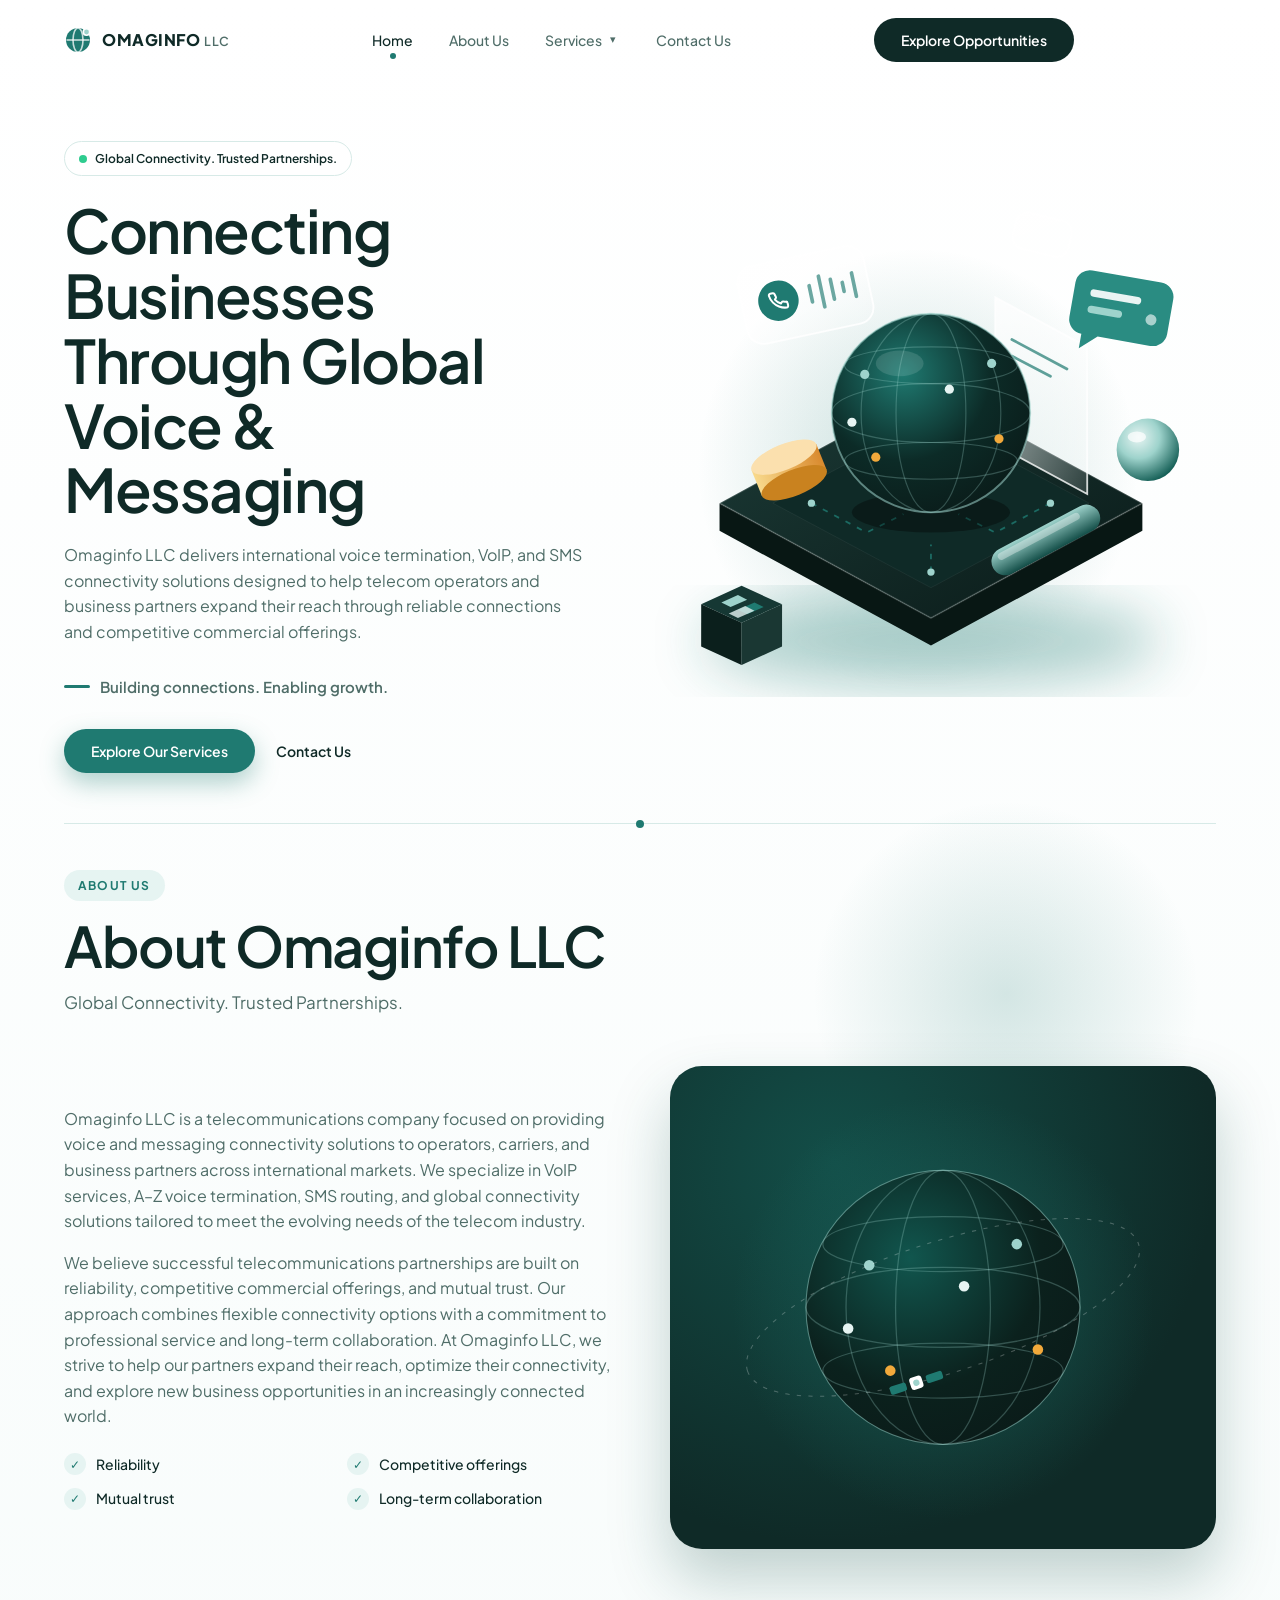
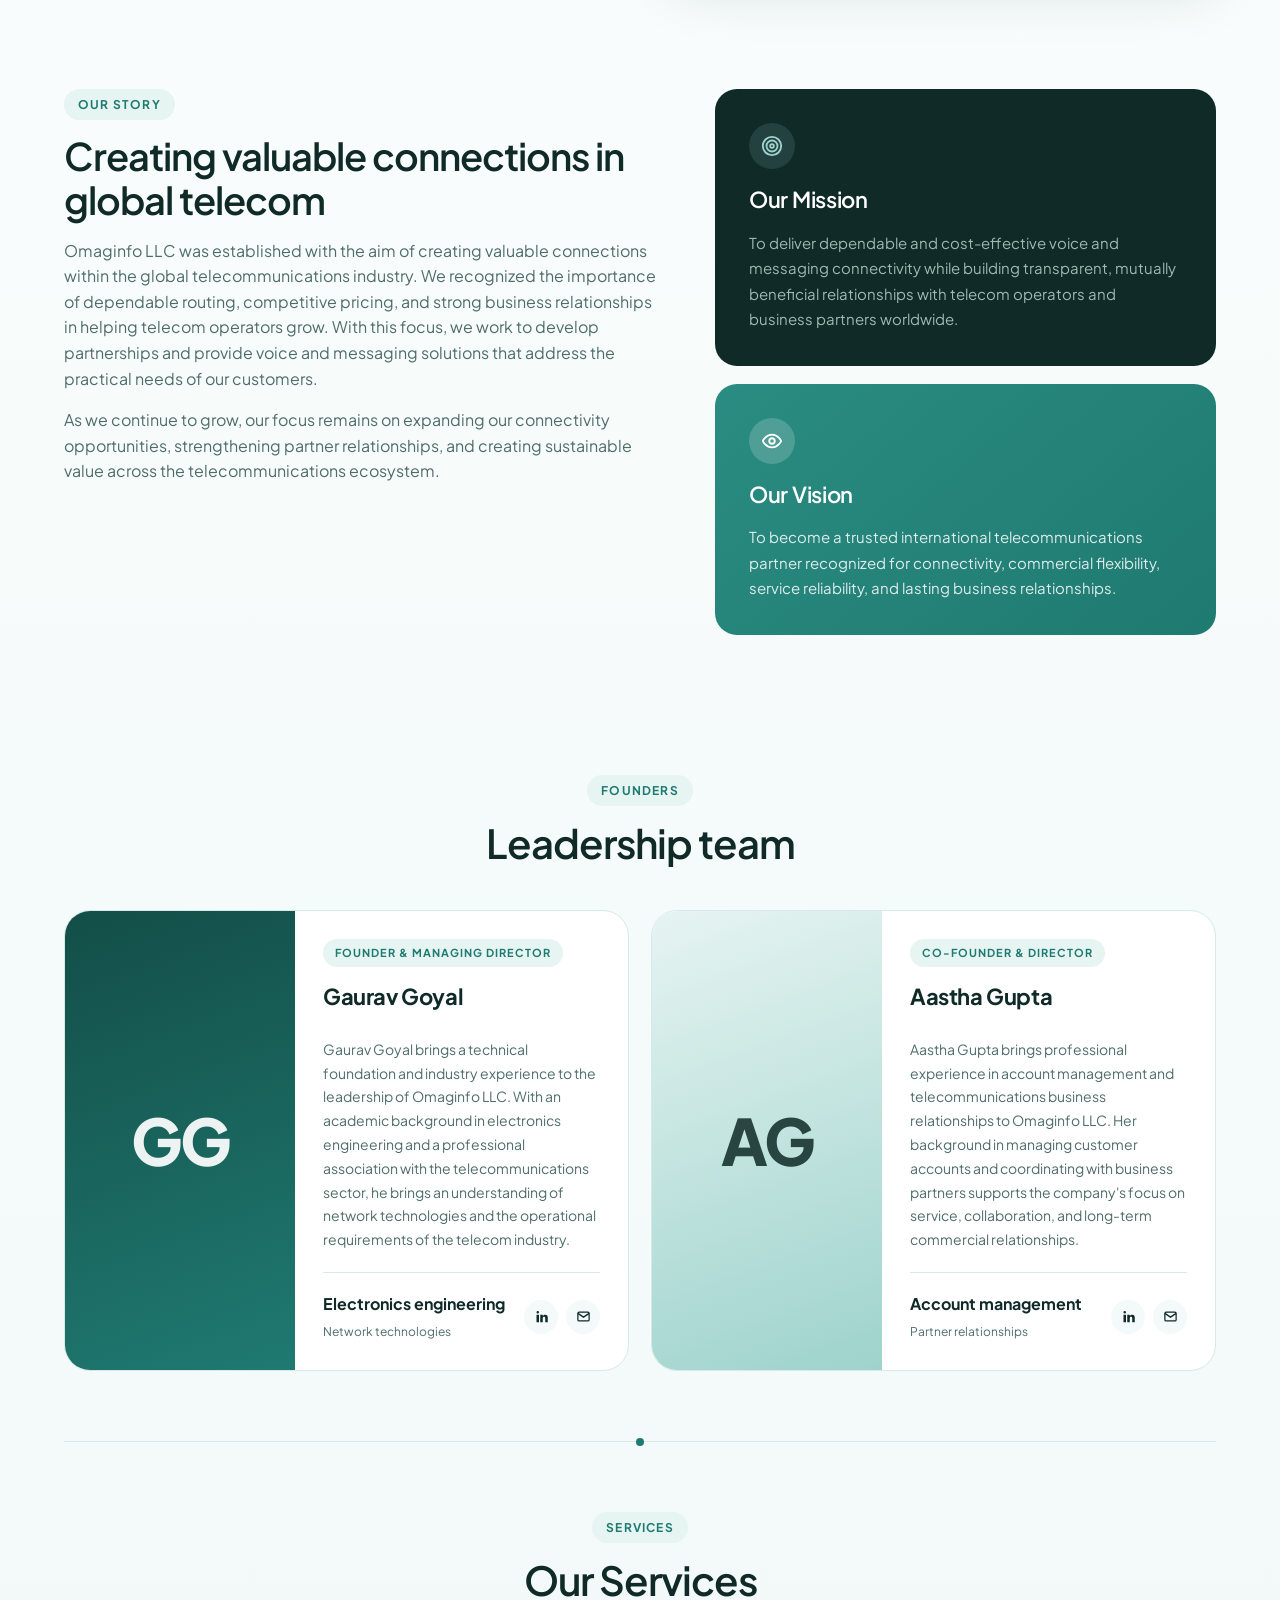
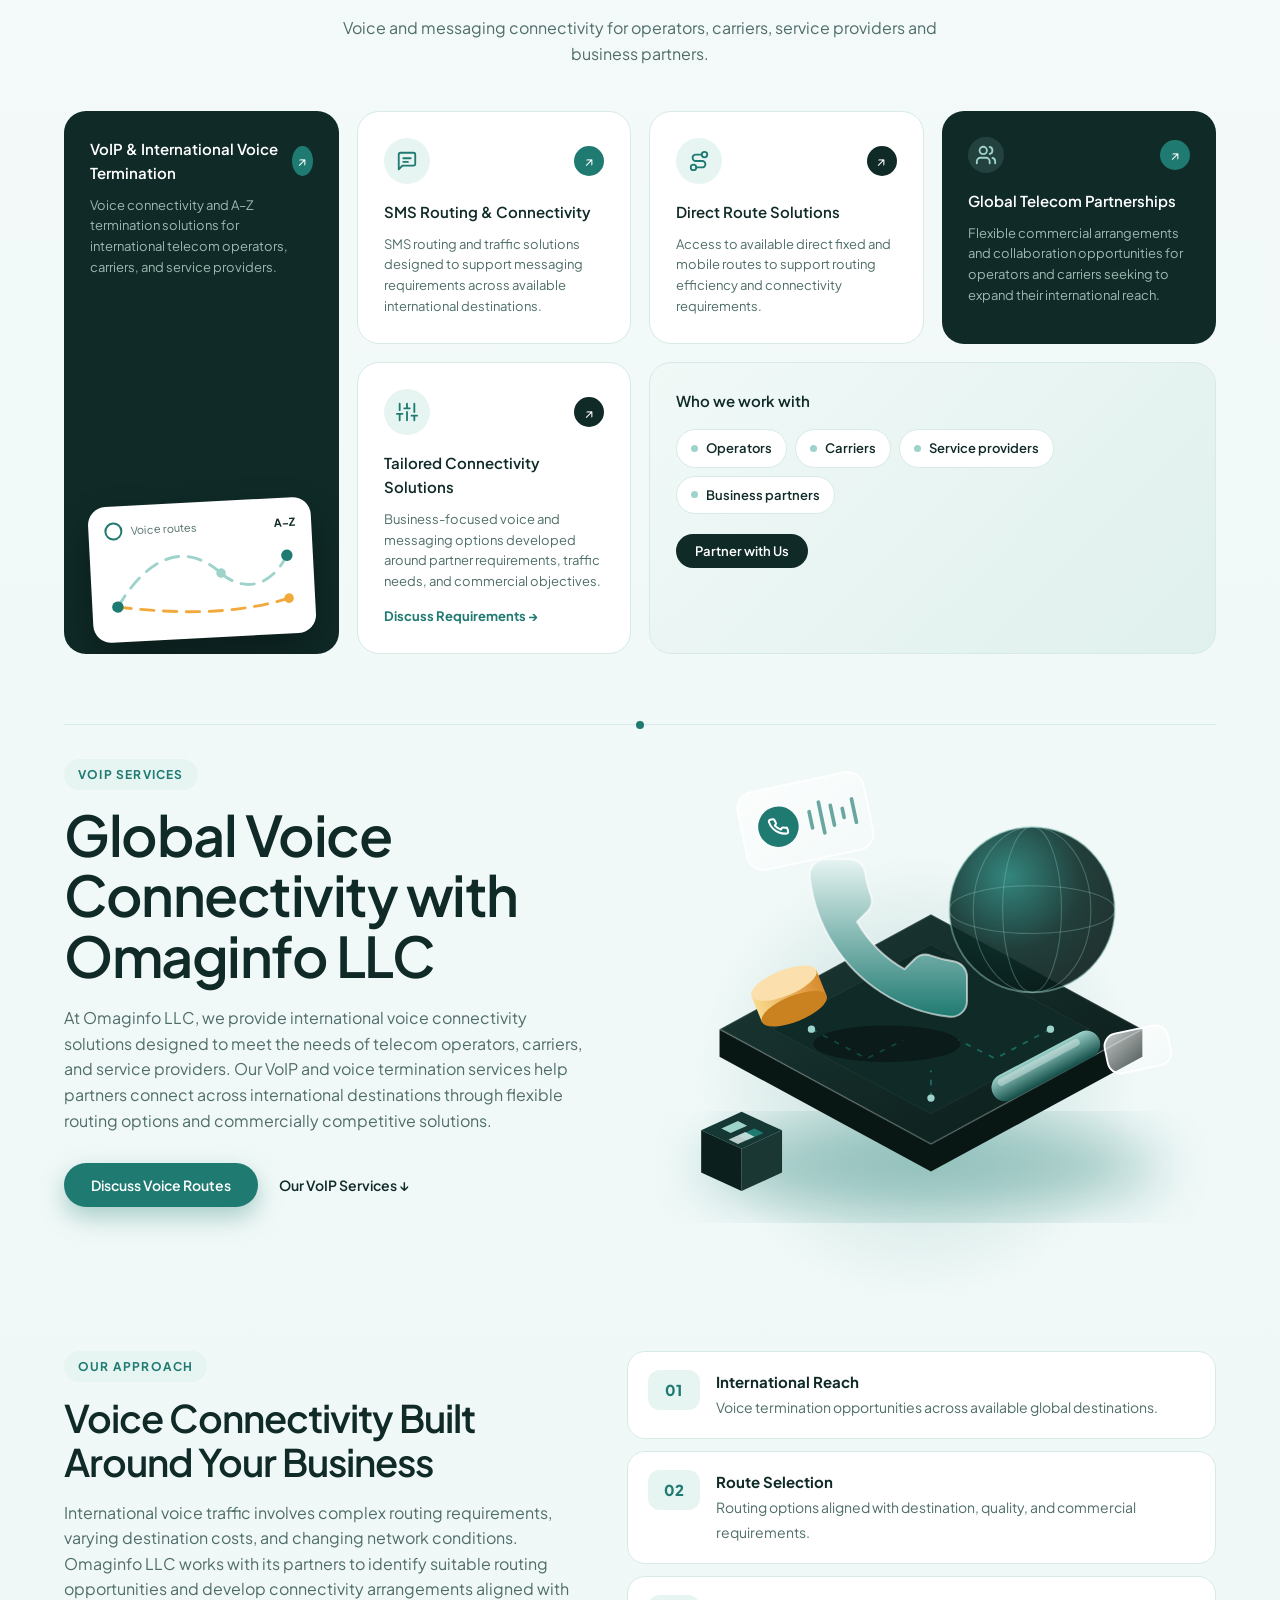
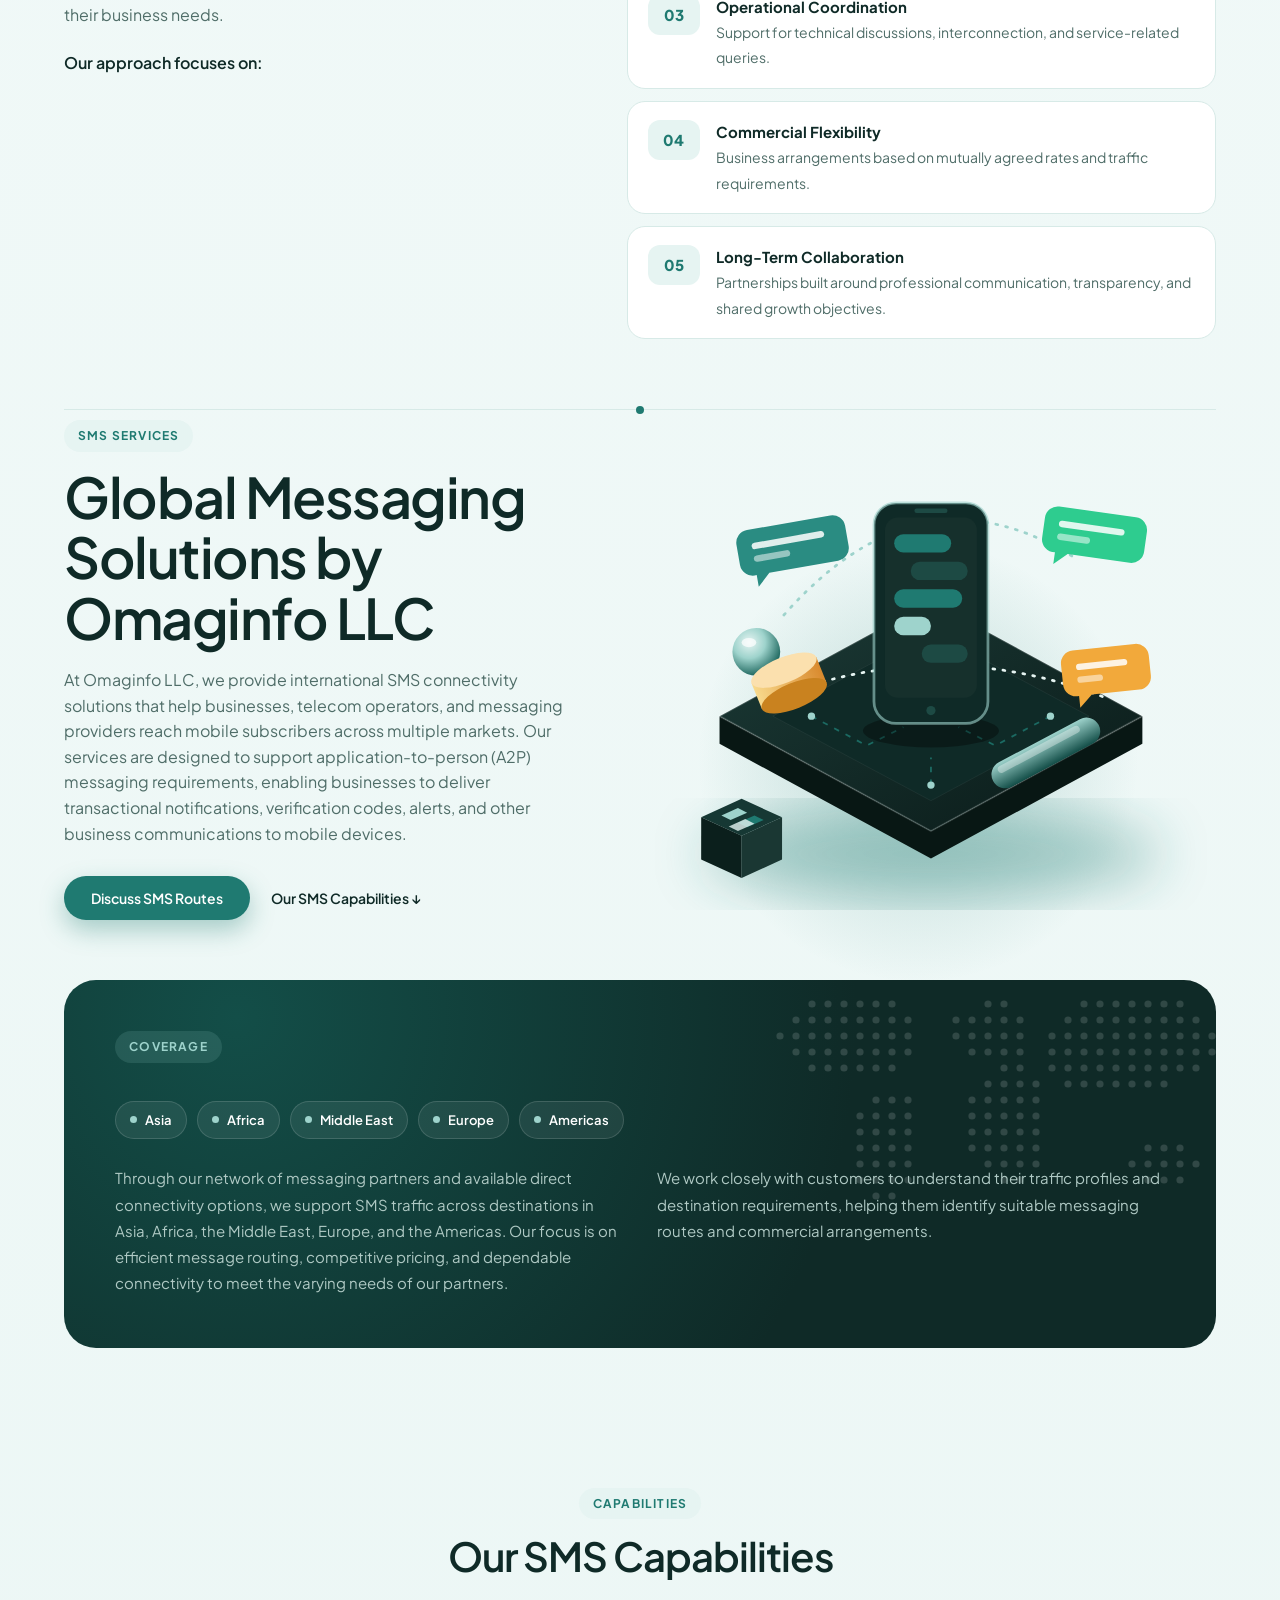
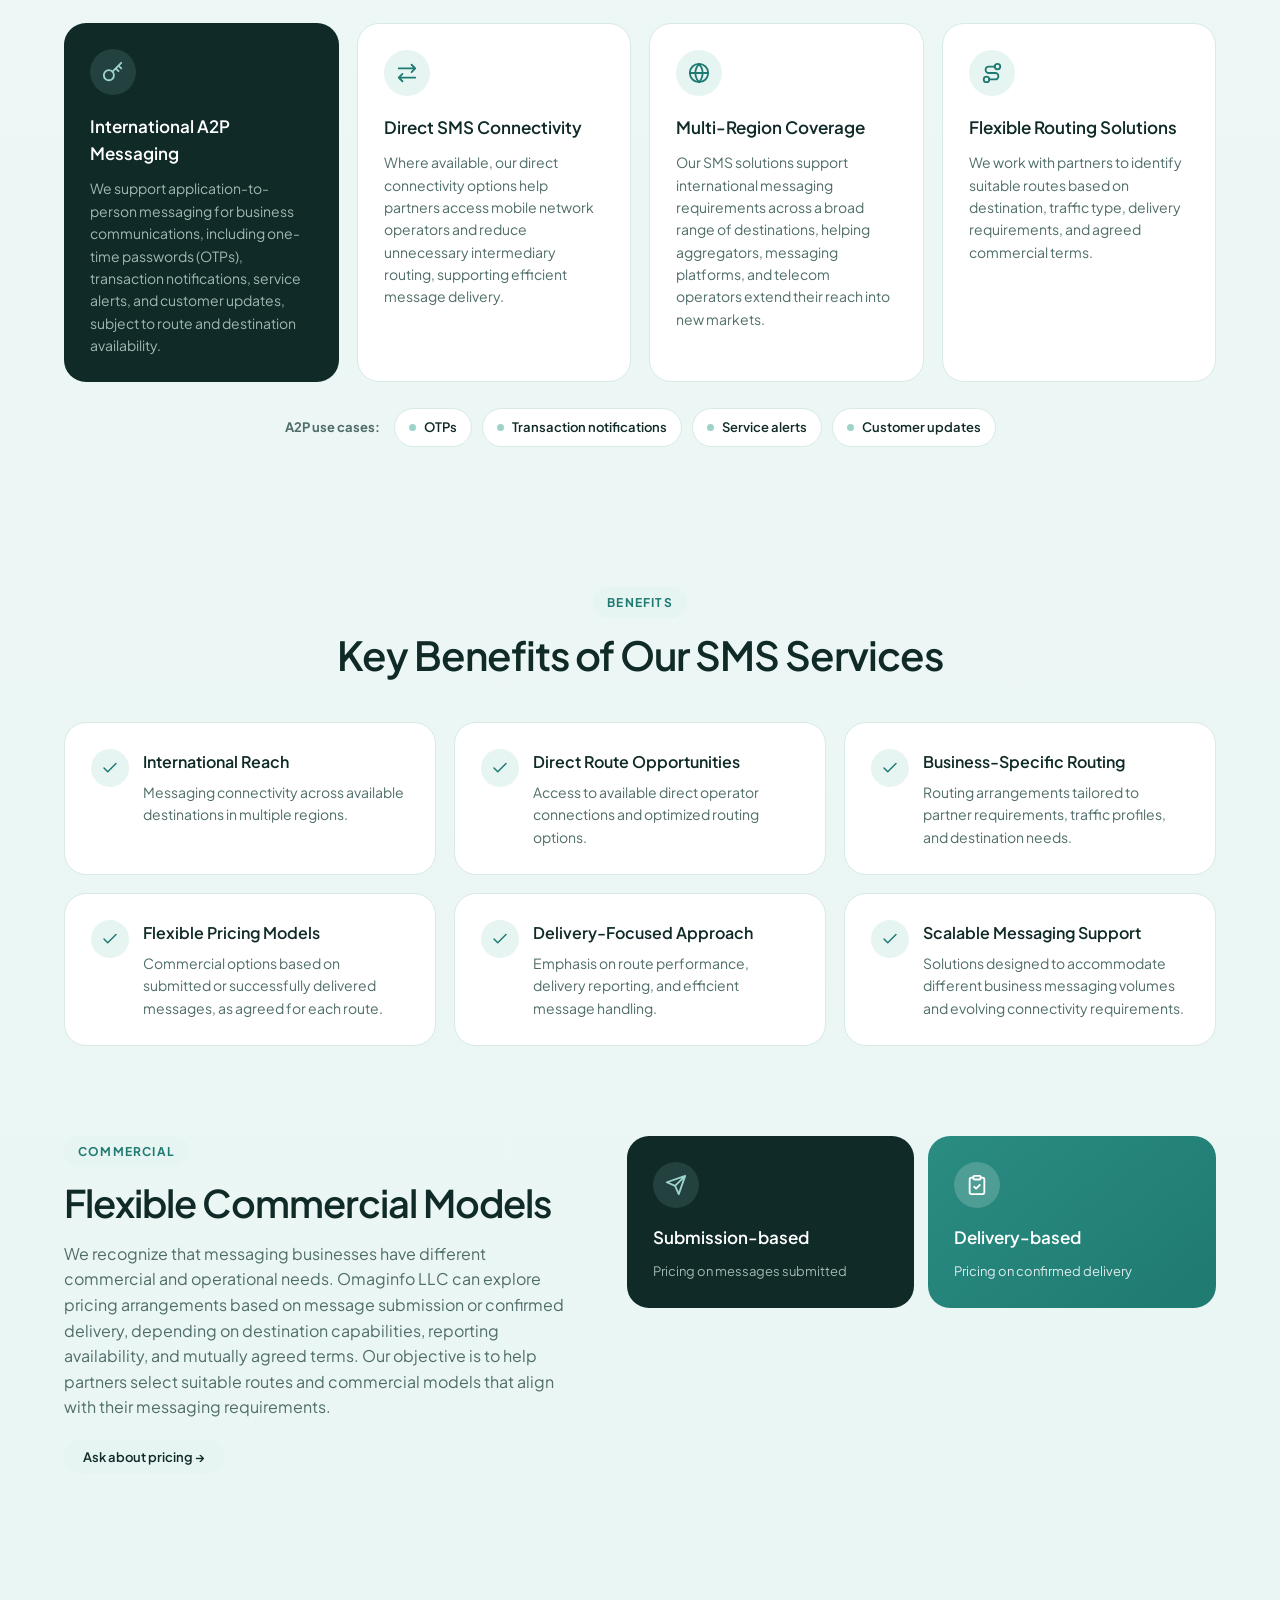
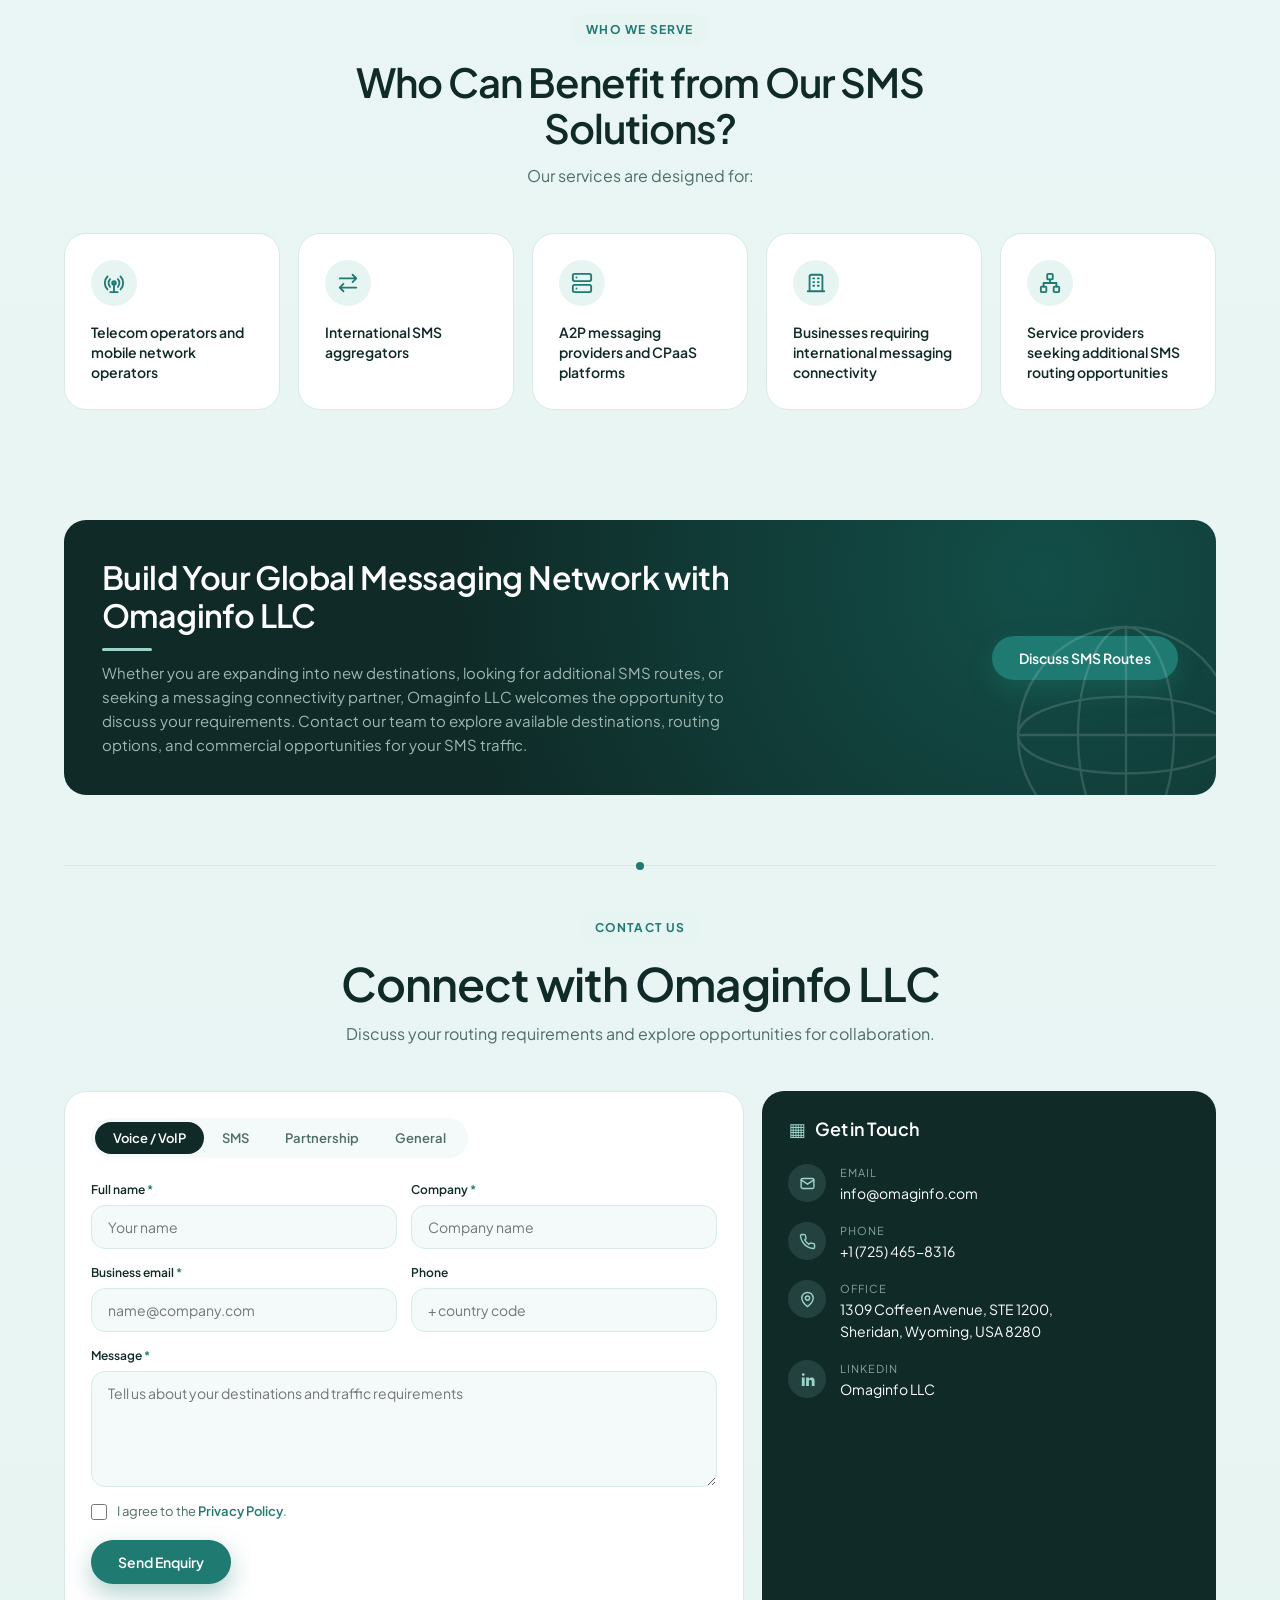
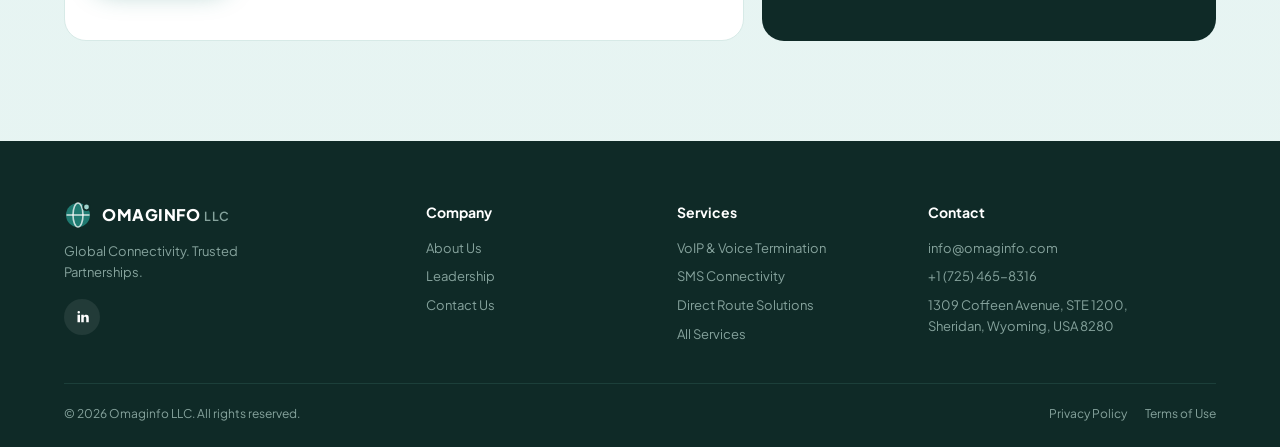
<file: Project1_Model1/omaginfo-website.html>
<!DOCTYPE html>
<html lang="en">
<head>
  <meta charset="UTF-8" />
  <meta name="viewport" content="width=device-width, initial-scale=1.0" />
  <title>Omaginfo LLC | Global Voice &amp; Messaging Connectivity</title>
  <meta name="description" content="Omaginfo LLC delivers international voice termination, VoIP and SMS connectivity solutions for telecom operators, carriers and business partners." />
  <meta property="og:title" content="Omaginfo LLC | Global Voice &amp; Messaging Connectivity" />
  <meta property="og:description" content="International voice termination, VoIP and A2P SMS connectivity for operators, carriers and business partners." />
  <meta property="og:type" content="website" />
  <link rel="preconnect" href="https://fonts.googleapis.com" />
  <link rel="preconnect" href="https://fonts.gstatic.com" crossorigin />
  <link href="https://fonts.googleapis.com/css2?family=Plus+Jakarta+Sans:wght@400;500;600;700;800&display=swap" rel="stylesheet" />
  <script type="application/ld+json">

  </script>
  <style>
/* ================= TOKENS ================= */
:root {
  --frame: #0F2A27;
  --page: #F3FAF9;
  --ink: #0F2A27;
  --ink-2: #4F6D68;
  --dark-card: #0F2A27;
  --purple: #1F7A71;
  --purple-2: #9ED3CC;
  --purple-soft: #E6F4F2;
  --mint: #9ED3CC;
  --peach: #F2A93B;
  --line: #D7EAE7;
  --radius: 22px;
  --shadow: 0 18px 40px rgba(40, 30, 120, .10);
  --gutter: clamp(16px, 5vw, 96px);
}

* { margin: 0; padding: 0; box-sizing: border-box; }
html { scroll-behavior: smooth; }
body {
  font-family: "Plus Jakarta Sans", system-ui, sans-serif;
  background: var(--page);
  color: var(--ink);
  line-height: 1.6;
  min-height: 100vh;
  overflow-x: hidden;
}
a { color: inherit; text-decoration: none; }
svg { display: block; }

/* ================= PAGE ================= */
.page {
  position: relative; width: 100%;
  background: linear-gradient(180deg, #FFFFFF 0%, var(--page) 30%, #E6F4F2 100%);
  padding: 0 var(--gutter);
  overflow-x: clip;
}
section { padding: 70px 0; }

/* ================= BUTTONS ================= */
.btn {
  display: inline-flex; align-items: center; justify-content: center; gap: 8px;
  padding: 12px 26px; border-radius: 999px; border: 1.5px solid transparent;
  font: 600 14px "Plus Jakarta Sans", sans-serif; cursor: pointer; white-space: nowrap;
  transition: transform .25s, box-shadow .25s, background .25s, color .25s;
}
.btn:hover { transform: translateY(-2px); }
.btn-sm { padding: 8px 18px; font-size: 13px; }
.btn-dark { background: var(--ink); color: #fff; }
.btn-dark:hover { box-shadow: 0 10px 24px rgba(22,22,31,.3); }
.btn-purple { background: var(--purple); color: #fff; box-shadow: 0 10px 24px rgba(31,122,113,.35); }
.btn-outline { border-color: var(--ink); color: var(--ink); background: transparent; }
.btn-outline:hover { background: var(--ink); color: #fff; }
.btn-soft { background: var(--purple-soft); color: var(--ink); }
.btn-ghost { color: var(--ink); padding-left: 10px; }
.btn-glass { background: rgba(255,255,255,.1); color: #fff; border-color: rgba(255,255,255,.2); }

/* ================= NAVBAR ================= */
.navbar {
  position: sticky; top: 0; z-index: 50;
  display: flex; align-items: center; justify-content: space-between; gap: 20px;
  margin: 0 calc(var(--gutter) * -1); padding: 18px var(--gutter);
  border-bottom: 1px solid transparent;
  transition: background .3s, box-shadow .3s;
}
/* frosted background lives on a pseudo-element: backdrop-filter on the navbar itself
   would trap the fixed mobile menu inside the navbar's height */
.navbar::before {
  content: ""; position: absolute; inset: 0; z-index: -1; pointer-events: none;
  background: transparent; transition: background .3s;
}
.navbar.scrolled {
  border-bottom-color: var(--line);
  box-shadow: 0 8px 24px rgba(19,78,72,.06);
}
.navbar.scrolled::before {
  background: rgba(255,255,255,.78);
  backdrop-filter: blur(16px); -webkit-backdrop-filter: blur(16px);
}
.logo { display: flex; align-items: center; gap: 10px; font-weight: 800; letter-spacing: .5px; }
.nav-links { display: flex; align-items: center; gap: 36px; }
.nav-links > a { font-size: 14px; font-weight: 500; color: var(--ink-2); position: relative; transition: color .2s; }
.nav-links > a:hover, .nav-links > a.active { color: var(--ink); }
.nav-links > a.active::after {
  content: ""; position: absolute; left: 50%; bottom: -8px; width: 6px; height: 6px;
  border-radius: 50%; background: var(--purple); transform: translateX(-50%);
}
.nav-actions { display: flex; gap: 10px; }
.nav-actions-mobile { display: none; }
.hamburger { display: none; flex-direction: column; gap: 5px; background: none; border: none; cursor: pointer; z-index: 60; }
.hamburger span { width: 24px; height: 2px; background: var(--ink); border-radius: 2px; transition: .3s; }
.hamburger.open span:nth-child(1) { transform: translateY(7px) rotate(45deg); }
.hamburger.open span:nth-child(2) { opacity: 0; }
.hamburger.open span:nth-child(3) { transform: translateY(-7px) rotate(-45deg); }

/* ================= HERO ================= */
.hero {
  display: grid; grid-template-columns: 1fr 1.1fr; align-items: center; gap: clamp(30px, 5vw, 90px);
  padding: 60px 0 50px; position: relative;
}
.hero::before {
  content: ""; position: absolute; right: 5%; top: 20%; width: 480px; height: 480px;
  background: radial-gradient(circle, rgba(31,122,113,.25), transparent 65%); z-index: 0;
}
.hero > * { position: relative; z-index: 1; }
.pill-tag {
  display: inline-flex; align-items: center; gap: 8px; font-size: 12px; font-weight: 600;
  background: #fff; border: 1px solid var(--line); padding: 7px 14px; border-radius: 999px; margin-bottom: 22px;
}
.live-dot { width: 8px; height: 8px; border-radius: 50%; background: #2ecc8f; box-shadow: 0 0 0 0 rgba(46,204,143,.6); animation: ping 1.8s infinite; }
@keyframes ping { 70% { box-shadow: 0 0 0 8px rgba(46,204,143,0); } 100% { box-shadow: 0 0 0 0 rgba(46,204,143,0); } }
.hero h1 { font-size: clamp(36px, 5vw, 60px); line-height: 1.08; font-weight: 600; letter-spacing: -1.5px; }
.hero-text > p { color: var(--ink-2); max-width: 440px; margin: 20px 0 30px; }
.hero-cta { display: flex; gap: 10px; flex-wrap: wrap; }
.hero-stats { display: flex; gap: 34px; margin-top: 44px; flex-wrap: wrap; }
.hero-stats strong { display: block; font-size: 26px; font-weight: 700; letter-spacing: -.5px; }
.hero-stats span { font-size: 12px; color: var(--ink-2); }
.hero-art svg { width: 100%; max-width: 760px; margin-left: auto; height: auto; overflow: visible; }
.hero-art [data-depth] { transition: transform .4s ease-out; }

/* SVG animations */
.float { animation: floatY 6s ease-in-out infinite; transform-box: fill-box; }
.f2 { animation-duration: 7s; animation-delay: -2s; }
.f3 { animation-duration: 8s; animation-delay: -4s; }
.f4 { animation-duration: 5s; animation-delay: -1s; }
@keyframes floatY { 50% { transform: translateY(-14px); } }
.wave { opacity: 0; animation: wave 2.4s ease-out infinite; }
.w2 { animation-delay: .4s; } .w3 { animation-delay: .8s; }
@keyframes wave { 0% { opacity: 0; } 30% { opacity: 1; } 100% { opacity: 0; } }
.beacon { animation: blink 1.6s ease-in-out infinite; }
@keyframes blink { 50% { opacity: .35; } }
.circuit path { stroke-dasharray: 6 8; animation: dash 1.5s linear infinite; }
@keyframes dash { to { stroke-dashoffset: -28; } }
.flow { stroke-dasharray: 14 10; animation: dash 1.2s linear infinite; }
.f-2 { animation-duration: 1.8s; }
.spin { transform-origin: 100px 35px; animation: spin 12s linear infinite; }
@keyframes spin { to { transform: rotate(360deg); } }
.pulse { transform-origin: 100px 55px; animation: pulse 2s ease-in-out infinite; }
@keyframes pulse { 50% { transform: scale(1.25); opacity: .7; } }
.draw { stroke-dasharray: 400; stroke-dashoffset: 400; }
.visible .draw { animation: drawLine 2s ease forwards; }
@keyframes drawLine { to { stroke-dashoffset: 0; } }

/* ================= CARDS (shared) ================= */
.card {
  border-radius: var(--radius); padding: 26px; position: relative; overflow: hidden;
  transition: transform .35s, box-shadow .35s;
}
.card:hover { transform: translateY(-5px); box-shadow: var(--shadow); }
.card.light { background: #fff; border: 1px solid var(--line); }
.card.soft { background: linear-gradient(135deg, #F1F9F7, #DFF0ED); border: 1px solid var(--line); }
.card.dark { background: var(--dark-card); color: #fff; }
.card.dark p { color: #9FB8B2; }
.card h3 { font-size: 20px; font-weight: 600; line-height: 1.3; letter-spacing: -.3px; }
.card h4 { font-size: 14px; font-weight: 600; }
.card p { font-size: 13px; color: var(--ink-2); margin-top: 10px; }
.card-split { display: grid; grid-template-columns: 1fr 1fr; gap: 20px; align-items: center; }
.btn-row { display: flex; gap: 8px; margin-top: 20px; flex-wrap: wrap; }
.line-accent { display: block; width: 50px; height: 3px; border-radius: 3px; background: var(--purple); margin-bottom: 16px; }
.line-accent.purple { margin: 14px 0 0; }

/* strip */
.strip { padding: 30px 0 40px; }
.bento-2 { display: grid; grid-template-columns: 2fr 1fr; gap: 18px; align-items: start; }
.screen { max-width: 360px; justify-self: end; width: 100%; }
.screen svg { width: 100%; border-radius: 14px; box-shadow: 0 14px 30px rgba(0,0,0,.2); }
.compact { display: flex; flex-direction: column; justify-content: space-between; gap: 20px; }
.compact-row { display: flex; gap: 16px; align-items: center; }
.compact h3 { font-size: 18px; }
.compact p { margin-top: 4px; }
.compact .btn { align-self: flex-start; }
.avatar-sm { position: relative; flex: 0 0 60px; height: 60px; }
.avatar-sm svg { width: 60px; height: 60px; border-radius: 50%; border: 2px solid var(--purple); }
.online { position: absolute; right: 2px; bottom: 2px; width: 13px; height: 13px; border-radius: 50%; background: #2ecc8f; border: 2px solid var(--dark-card); }

/* section head */
.section-head { text-align: center; max-width: 620px; margin: 0 auto 44px; }
.eyebrow {
  display: inline-block; font-size: 12px; font-weight: 700; letter-spacing: 1.2px; text-transform: uppercase;
  color: var(--purple); background: var(--purple-soft); padding: 6px 14px; border-radius: 999px; margin-bottom: 14px;
}
.section-head h2 { font-size: clamp(26px, 3.5vw, 40px); font-weight: 600; letter-spacing: -1px; line-height: 1.15; }
.section-head p { color: var(--ink-2); margin-top: 12px; }

/* ================= ABOUT ================= */
.about-top { display: grid; grid-template-columns: 1fr 1fr; gap: 60px; align-items: center; }
.about-text h2 { font-size: clamp(28px, 3.5vw, 44px); font-weight: 600; letter-spacing: -1px; line-height: 1.12; }
.about-text > p { color: var(--ink-2); margin-top: 16px; max-width: 560px; }
.ticks { list-style: none; margin-top: 24px; display: grid; grid-template-columns: 1fr 1fr; gap: 12px 20px; }
.ticks li { font-size: 14px; font-weight: 500; display: flex; gap: 10px; align-items: center; }
.ticks li::before {
  content: "✓"; width: 22px; height: 22px; flex: 0 0 22px; border-radius: 50%;
  background: var(--purple-soft); color: var(--purple); font-size: 12px; display: grid; place-items: center;
}
.about-text .btn-row { margin-top: 30px; }

.about-visual {
  position: relative; border-radius: 32px; padding: 20px;
  background: radial-gradient(circle at 30% 20%, #134E48, var(--dark-card) 70%);
  box-shadow: 0 30px 60px rgba(19,78,72,.25);
}
.about-visual svg { width: 100%; height: auto; }
.arc { stroke-dasharray: 220; stroke-dashoffset: 220; animation: arcDraw 3.5s ease-in-out infinite; }
.a2 { animation-delay: 1.1s; } .a3 { animation-delay: 2.2s; }
@keyframes arcDraw { 0% { stroke-dashoffset: 220; } 50% { stroke-dashoffset: 0; } 100% { stroke-dashoffset: -220; } }
.stat-chip {
  position: absolute; background: rgba(255,255,255,.92); backdrop-filter: blur(10px);
  border-radius: 18px; padding: 12px 18px; box-shadow: 0 16px 36px rgba(0,0,0,.25);
  animation: chipFloat 6s ease-in-out infinite;
}
.stat-chip strong { display: block; font-size: 24px; font-weight: 700; letter-spacing: -.5px; line-height: 1.1; }
.stat-chip span { font-size: 12px; color: var(--ink-2); }
.sc-1 { top: 28px; left: -24px; }
.sc-2 { bottom: 40px; left: -12px; animation-delay: -2s; }
.sc-3 { top: 45%; right: -24px; animation-delay: -4s; background: var(--purple); }
.sc-3 strong, .sc-3 span { color: #fff; }
@keyframes chipFloat { 50% { transform: translateY(-10px); } }

.founders-head { text-align: center; margin: 90px auto 32px; }
.founders-head h3 { font-size: clamp(22px, 2.6vw, 30px); font-weight: 600; letter-spacing: -.5px; }
.founders-head p { color: var(--ink-2); margin-top: 6px; }

.founders { display: grid; grid-template-columns: 1fr 1fr; gap: 22px; }
.founder-card {
  display: grid; grid-template-columns: 230px 1fr; background: #fff; border: 1px solid var(--line);
  border-radius: 26px; overflow: hidden; transition: transform .35s, box-shadow .35s;
}
.founder-card:hover { box-shadow: var(--shadow); }
.fc-photo { position: relative; min-height: 300px; overflow: hidden; }
.fc-photo svg { position: absolute; inset: 0; width: 100%; height: 100%; transition: transform .6s; }
.founder-card:hover .fc-photo svg { transform: scale(1.06); }
.fc-dark { background: linear-gradient(160deg, #134E48, #1F7A71); }
.fc-light { background: linear-gradient(160deg, #E6F4F2, #9ED3CC); }
.fc-body { padding: 28px; display: flex; flex-direction: column; }
.role {
  align-self: flex-start; font-size: 11px; font-weight: 700; letter-spacing: 1px; text-transform: uppercase;
  color: var(--purple); background: var(--purple-soft); padding: 5px 12px; border-radius: 999px;
}
.fc-body h4 { font-size: 22px; font-weight: 700; letter-spacing: -.4px; margin: 12px 0 10px; }
.fc-body blockquote {
  font-size: 15px; font-weight: 500; line-height: 1.5; color: var(--ink);
  border-left: 3px solid var(--purple); padding-left: 14px;
}
.fc-body p { font-size: 13px; color: var(--ink-2); margin-top: 14px; flex: 1; }
.fc-foot { display: flex; justify-content: space-between; align-items: center; gap: 12px; margin-top: 20px; padding-top: 18px; border-top: 1px solid var(--line); }
.fc-meta b { display: block; font-size: 16px; }
.fc-meta span { font-size: 12px; color: var(--ink-2); }
.fc-social { display: flex; gap: 8px; }
.fc-social a {
  width: 34px; height: 34px; border-radius: 50%; display: grid; place-items: center;
  background: var(--page); color: var(--ink); transition: background .2s, color .2s;
}
.fc-social a:hover { background: var(--ink); color: #fff; }
.fc-social svg { width: 15px; }

.timeline {
  position: relative; display: grid; grid-template-columns: repeat(4, 1fr); gap: 20px;
  margin-top: 60px; padding-top: 34px;
}
.timeline::before { content: ""; position: absolute; left: 0; right: 0; top: 8px; height: 2px; background: linear-gradient(90deg, var(--line), var(--purple)); }
.tl-item { position: relative; }
.tl-item::before {
  content: ""; position: absolute; top: -32px; left: 0; width: 14px; height: 14px; border-radius: 50%;
  background: #fff; border: 3px solid var(--purple-2);
}
.tl-item.active::before { background: var(--purple); border-color: var(--purple-soft); box-shadow: 0 0 0 6px rgba(31,122,113,.15); }
.tl-year { font-size: 13px; font-weight: 700; color: var(--purple); }
.tl-item b { display: block; font-size: 16px; margin: 2px 0 4px; }
.tl-item p { font-size: 13px; color: var(--ink-2); }

/* ================= SERVICES BENTO ================= */
.bento { display: grid; grid-template-columns: repeat(4, 1fr); gap: 18px; }
.b-tall { grid-row: span 2; display: flex; flex-direction: column; }
.b-wide { grid-column: span 2; }
.b-full { grid-column: 1 / -1; }
.banner { display: flex; align-items: center; justify-content: space-between; gap: 24px; flex-wrap: wrap; }
.banner > div:first-child { max-width: 560px; }
.banner .btn-row { margin-top: 0; }
.card-top { display: flex; justify-content: space-between; align-items: center; }
.ic-btn { width: 30px; height: 30px; border-radius: 50%; display: grid; place-items: center; font-size: 14px; color: #fff; }
.ic-btn.purple { background: var(--purple); }
.ic-btn.dark { background: var(--ink); }
.big { margin-top: 18px; }
.b-visual { width: 100%; margin: 14px 0 4px; }
.b-visual.sm { max-height: 80px; }
.float-panel {
  margin-top: auto; background: #fff; color: var(--ink); border-radius: 18px; padding: 16px;
  box-shadow: 0 20px 40px rgba(0,0,0,.3); transform: rotate(-3deg) translateY(10px);
  transition: transform .4s;
}
.b-tall:hover .float-panel { transform: rotate(0) translateY(0); }
.fp-head { display: flex; align-items: center; gap: 8px; font-size: 11px; color: var(--ink-2); }
.fp-head b { margin-left: auto; color: var(--ink); }
.fp-dot { width: 18px; height: 18px; border-radius: 50%; border: 2px solid var(--purple); }
.float-panel strong { display: block; font-size: 22px; margin-top: 8px; }
.float-panel small { font-size: 11px; color: var(--ink-2); }
.bars { display: flex; align-items: flex-end; gap: 8px; height: 80px; margin-top: 12px; }
.bars i { flex: 1; height: 0; background: linear-gradient(#9ED3CC, #1F7A71); border-radius: 6px; transition: height 1.2s cubic-bezier(.2,.8,.2,1); }
.bars i.peach { background: linear-gradient(#FBE0AE, var(--peach)); }
.visible .bars i { height: var(--h); }
.price { display: block; font-size: 28px; font-weight: 700; margin: 14px 0; }
.price small { font-size: 13px; color: var(--ink-2); font-weight: 500; }
.voip-art svg { width: 100%; }

/* ================= CONTACT ================= */
.contact-grid { display: grid; grid-template-columns: 1.5fr 1fr; gap: 18px; }
.contact-form:hover, .contact-info:hover { transform: none; }
.seg { display: inline-flex; background: var(--page); padding: 4px; border-radius: 999px; margin-bottom: 22px; }
.seg button {
  border: none; background: none; padding: 8px 18px; border-radius: 999px; cursor: pointer;
  font: 600 13px "Plus Jakarta Sans"; color: var(--ink-2); transition: .25s;
}
.seg button.active { background: var(--ink); color: #fff; }
.row { display: grid; grid-template-columns: 1fr 1fr; gap: 14px; }
.field { display: flex; flex-direction: column; margin-bottom: 14px; }
.field label { font-size: 12px; font-weight: 600; margin-bottom: 6px; }
.field input, .field textarea {
  font: 14px "Plus Jakarta Sans"; padding: 12px 16px; border-radius: 14px;
  border: 1.5px solid var(--line); background: var(--page); outline: none; resize: vertical;
  transition: border .2s, background .2s;
}
.field input:focus, .field textarea:focus { border-color: var(--purple); background: #fff; }
.field.error input, .field.error textarea { border-color: #e5484d; }
.form-msg { font-size: 13px; margin-top: 12px; min-height: 20px; }
.form-msg.ok { color: #1f9d6b; } .form-msg.err { color: #e5484d; }

.contact-info h3 { display: flex; align-items: center; gap: 10px; font-size: 18px; }
.sq-ico { color: var(--purple-2); }
.info-grid { display: grid; grid-template-columns: 1fr 1fr; gap: 12px; margin: 22px 0; padding-bottom: 20px; border-bottom: 1px solid #1C3F3A; }
.info-grid small { font-size: 12px; color: #86A39D; display: block; }
.info-grid strong { font-size: 18px; }
.info-list { list-style: none; display: grid; gap: 12px; font-size: 14px; }
.info-list span { display: block; font-size: 11px; color: #86A39D; text-transform: uppercase; letter-spacing: 1px; }
.status { margin-top: 22px; background: rgba(255,255,255,.04); border-radius: 16px; padding: 6px 14px; }
.status-row { display: flex; justify-content: space-between; font-size: 13px; padding: 10px 0; border-bottom: 1px solid #1A3733; }
.status-row:last-child { border: none; }
.status-row span { display: flex; align-items: center; gap: 8px; color: #BFD6D1; }
.status-row i { width: 8px; height: 8px; border-radius: 50%; }
.status-row i.ok { background: #2ecc8f; } .status-row i.warn { background: var(--peach); }
.status-row b { font-weight: 600; font-size: 12px; }

/* ================= FOOTER ================= */
.footer {
  background: var(--dark-card); color: #BFD6D1; margin: 30px calc(var(--gutter) * -1) 0; padding: 60px var(--gutter) 24px;
}
.footer-top { display: grid; grid-template-columns: 1.5fr 1fr 1fr 1.3fr; gap: 30px; padding-bottom: 30px; border-bottom: 1px solid #1C3F3A; }
.light-logo { color: #fff; }
.footer-top p { font-size: 13px; margin-top: 12px; max-width: 240px; color: #86A39D; }
.footer-top h5 { color: #fff; font-size: 14px; margin-bottom: 14px; }
.footer-top a:not(.logo) { display: block; font-size: 13px; margin-bottom: 8px; color: #86A39D; transition: color .2s; }
.footer-top a:not(.logo):hover { color: #fff; }
.newsletter { display: flex; background: rgba(255,255,255,.06); border-radius: 999px; padding: 4px; }
.newsletter input { flex: 1; min-width: 0; background: none; border: none; outline: none; color: #fff; padding: 0 14px; font: 13px "Plus Jakarta Sans"; }
.footer-bottom { display: flex; justify-content: space-between; flex-wrap: wrap; gap: 10px; padding-top: 20px; font-size: 12px; color: #86A39D; }
.footer-bottom a { margin-left: 18px; }

/* ================= REVEAL ================= */
.reveal { opacity: 0; transform: translateY(28px); transition: opacity .8s ease, transform .8s ease; }
.reveal.visible { opacity: 1; transform: none; }
.card.reveal.visible:hover, .founder-card.reveal.visible:hover { transform: translateY(-5px); }

/* ================= RESPONSIVE ================= */
@media (max-width: 1080px) {
  .founders { grid-template-columns: 1fr; }
  .bento { grid-template-columns: repeat(2, 1fr); }
  .b-tall { grid-row: span 1; }
}
@media (max-width: 900px) {
  .navbar { padding: 14px var(--gutter); }
  .hamburger { display: flex; }
  .nav-actions { display: none; }
  .nav-links {
    position: fixed; inset: 0 0 0 auto; width: min(300px, 86vw); height: 100vh; height: 100dvh; z-index: 55;
    flex-direction: column; align-items: flex-start; flex-wrap: nowrap;
    justify-content: flex-start; gap: 22px; padding: 96px 32px 40px; background: #fff; overflow-y: auto;
    box-shadow: -20px 0 50px rgba(0,0,0,.2); transform: translateX(110%); transition: transform .35s ease;
  }
  .nav-links.open { transform: none; }
  .nav-links > a { font-size: 18px; }
  .nav-links > a.active::after { left: -14px; top: 50%; bottom: auto; transform: translateY(-50%); }
  .nav-actions-mobile { display: flex; gap: 10px; margin-top: 10px; }
  .hero { grid-template-columns: 1fr; text-align: center; padding-top: 30px; }
  .hero-text > p { margin-inline: auto; }
  .hero-cta, .hero-stats { justify-content: center; }
  .bento-2, .contact-grid, .about-top { grid-template-columns: 1fr; }
  .screen { justify-self: stretch; max-width: none; }
  .hero-art svg { margin: 0 auto; }
  .about-visual { margin: 0 24px; }
  .timeline { grid-template-columns: 1fr 1fr; row-gap: 40px; }
  .footer-top { grid-template-columns: 1fr 1fr; }
}
@media (max-width: 600px) {
  section { padding: 50px 0; }
  .card-split { grid-template-columns: 1fr; }
  .bento { grid-template-columns: 1fr; }
  .b-wide { grid-column: span 1; }
  .ticks { grid-template-columns: 1fr; }
  .about-visual { margin: 0 10px; }
  .stat-chip { padding: 8px 12px; }
  .stat-chip strong { font-size: 18px; }
  .sc-1 { left: -10px; } .sc-2 { left: -6px; } .sc-3 { right: -10px; }
  .founder-card { grid-template-columns: 1fr; }
  .fc-photo { min-height: 0; height: 260px; }
  .fc-photo svg { position: static; width: auto; height: 100%; margin: 0 auto; }
  .timeline { grid-template-columns: 1fr; padding-top: 0; padding-left: 34px; }
  .timeline::before { left: 8px; right: auto; top: 0; bottom: 0; width: 2px; height: auto; background: linear-gradient(180deg, var(--line), var(--purple)); }
  .tl-item::before { top: 4px; left: -32px; }
  .row { grid-template-columns: 1fr; }
  .hero-stats { gap: 22px; }
  .footer-top { grid-template-columns: 1fr; }
  .seg button { padding: 8px 12px; }
}
@media (prefers-reduced-motion: reduce) {
  *, *::before, *::after { animation: none !important; transition: none !important; }
  .reveal { opacity: 1; transform: none; }
}

/* =====================================================================
   OMAGINFO LLC ADDITIONS (multi-page site)
   ===================================================================== */
.logo .logo-word { font-weight: 800; letter-spacing: .5px; }
.logo .logo-word small { font-weight: 600; color: var(--ink-2); margin-left: 4px; font-size: .78em; }
.light-logo .logo-word small { color: #86A39D; }

/* nav dropdown */
.nav-dd { position: relative; display: flex; align-items: center; gap: 4px; }
.nav-dd .dd-row > a { font-size: 14px; font-weight: 500; color: var(--ink-2); position: relative; transition: color .2s; }
.nav-dd .dd-row > a:hover, .nav-dd .dd-row > a.active { color: var(--ink); }
.nav-dd .dd-row > a.active::after {
  content: ""; position: absolute; left: 50%; bottom: -8px; width: 6px; height: 6px;
  border-radius: 50%; background: var(--purple); transform: translateX(-50%);
}
.dd-toggle { background: none; border: none; cursor: pointer; color: var(--ink-2); font-size: 11px; padding: 4px; line-height: 1; transition: transform .25s; }
.dd-menu {
  position: absolute; top: calc(100% + 14px); left: 50%; transform: translate(-50%, 6px);
  min-width: 250px; background: #fff; border: 1px solid var(--line); border-radius: 18px; padding: 8px;
  box-shadow: 0 20px 44px rgba(19,78,72,.14); opacity: 0; visibility: hidden; transition: .22s;
}
.dd-menu::before { content: ""; position: absolute; inset: -16px 0 auto; height: 16px; }
.dd-menu a { display: flex; align-items: center; gap: 10px; padding: 10px 12px; border-radius: 12px; font-size: 14px; font-weight: 500; color: var(--ink); }
.dd-menu a:hover, .dd-menu a.active { background: var(--purple-soft); }
.dd-menu a.all { color: var(--purple); border-top: 1px solid var(--line); border-radius: 0 0 12px 12px; margin-top: 4px; }
.dd-menu .ico-c { width: 30px; height: 30px; flex: 0 0 30px; }
.dd-menu .ico-c svg { width: 15px; }
.nav-dd:hover .dd-menu, .nav-dd:focus-within .dd-menu, .nav-dd.open .dd-menu { opacity: 1; visibility: visible; transform: translate(-50%, 0); }

/* icons in soft circles */
.ico-c { width: 46px; height: 46px; border-radius: 50%; display: grid; place-items: center; background: var(--purple-soft); color: var(--purple); flex: 0 0 auto; }
.ico-c svg { width: 22px; height: auto; }
.card.dark .ico-c { background: rgba(158,211,204,.14); color: var(--purple-2); }
.ico-c.mint { background: rgba(158,211,204,.15); color: var(--mint); }
.ico-c.white { background: rgba(255,255,255,.18); color: #fff; }

/* clickable cards */
a.card { display: block; color: inherit; }
a.card.dark { color: #fff; }
.card:focus-visible, .btn:focus-visible, a:focus-visible, button:focus-visible { outline: 3px solid var(--purple); outline-offset: 3px; }

/* hero tagline line */
.hero-tagline { font-weight: 600; color: var(--ink); margin: -12px 0 28px; font-size: 15px; display: flex; align-items: center; gap: 10px; }
.hero-tagline::before { content: ""; width: 26px; height: 3px; border-radius: 3px; background: var(--purple); }
.hero-text > p.hero-lead { max-width: 520px; }

/* page header band (inner pages) */
.page-head { padding: 46px 0 20px; position: relative; }
.page-head::before {
  content: ""; position: absolute; right: 0; top: -40px; width: 420px; height: 420px;
  background: radial-gradient(circle, rgba(31,122,113,.18), transparent 65%); pointer-events: none;
}
.crumbs { font-size: 13px; color: var(--ink-2); margin-bottom: 18px; display: flex; gap: 8px; flex-wrap: wrap; }
.crumbs a { color: var(--purple); font-weight: 600; }
.crumbs span[aria-hidden] { opacity: .5; }
.page-head h1 { font-size: clamp(34px, 4.6vw, 56px); line-height: 1.08; font-weight: 600; letter-spacing: -1.5px; max-width: 820px; }
.page-head .tagline { margin-top: 14px; color: var(--ink-2); font-size: 17px; }
.hero.sub { padding-top: 10px; }

/* about values chips (words, not numbers) */
.stat-chip.word strong { font-size: 16px; letter-spacing: -.2px; }
.stat-chip.word span { display: block; }

/* intro two-column text card */
.intro-card { display: grid; grid-template-columns: 1fr 1fr; gap: 34px; }
.intro-card p { font-size: 15px; margin-top: 0; }

/* generic grids */
.grid-2 { display: grid; grid-template-columns: repeat(2, 1fr); gap: 18px; }
.grid-3 { display: grid; grid-template-columns: repeat(3, 1fr); gap: 18px; }
.grid-4 { display: grid; grid-template-columns: repeat(4, 1fr); gap: 18px; }
.grid-5 { display: grid; grid-template-columns: repeat(5, 1fr); gap: 18px; }
.svc-card { display: flex; flex-direction: column; gap: 4px; }
.svc-card h3 { margin-top: 18px; }
.svc-card .more { margin-top: auto; padding-top: 18px; font-size: 13px; font-weight: 700; color: var(--purple); }
.card.dark .svc-card .more, .card.dark .more { color: var(--purple-2); }
.card.lg { padding: 34px; }
.card.lg h3 { font-size: 24px; }
.card.lg p { font-size: 15px; }
.card.purple { background: linear-gradient(140deg, #2A8C82, var(--purple)); color: #fff; }
.card.purple p { color: rgba(255,255,255,.85); }
.card p.body { font-size: 15px; line-height: 1.7; }
.card.dark .card-top .ico-c { width: 36px; height: 36px; }

/* home bento tweaks */
.bento .card h4 { font-size: 15px; }
.bento .card-top h4 { padding-right: 10px; }
.who-list { display: flex; flex-wrap: wrap; gap: 8px; margin-top: 16px; }
.chip { display: inline-flex; align-items: center; gap: 8px; font-size: 13px; font-weight: 600; padding: 8px 14px; border-radius: 999px; background: #fff; border: 1px solid var(--line); color: var(--ink); }
.card.dark .chip, .band-dark .chip { background: rgba(255,255,255,.07); border-color: rgba(255,255,255,.14); color: #fff; }
.chip i { width: 7px; height: 7px; border-radius: 50%; background: var(--mint); }
.route-panel { margin-top: auto; }
.route-panel svg { width: 100%; }

/* CTA band */
.cta-band { padding: 40px 0 70px; }
.cta-band .card { padding: 38px; }
.cta-band h2 { font-size: clamp(22px, 2.8vw, 32px); font-weight: 600; letter-spacing: -.6px; line-height: 1.2; }
.cta-band p { font-size: 15px; max-width: 640px; }
.cta-band .banner > div:first-child { max-width: 680px; }
.cta-band .card.dark { background: radial-gradient(circle at 85% 20%, #134E48, var(--dark-card) 60%); }
.cta-band .card.dark .line-accent { background: var(--mint); }
.cta-band .deco { position: absolute; right: -30px; bottom: -60px; width: 240px; opacity: .08; pointer-events: none; }
.cta-band .card.dark .deco { opacity: .14; }

/* story */
.story { display: grid; grid-template-columns: 1.2fr 1fr; gap: 50px; align-items: start; }
.story h2, .split-head h2 { font-size: clamp(26px, 3.2vw, 38px); font-weight: 600; letter-spacing: -1px; line-height: 1.15; }
.story p, .split-head p { color: var(--ink-2); margin-top: 16px; }
.mv { display: grid; gap: 18px; }
.mv .card h3 { margin-top: 16px; font-size: 22px; }
.mv .card p { font-size: 15px; line-height: 1.7; }

/* founders: initials when photo pending */
.fc-photo .initials {
  position: absolute; inset: 0; display: grid; place-items: center;
  font-size: 64px; font-weight: 800; letter-spacing: -2px; color: rgba(255,255,255,.92);
}
.fc-light .initials { color: var(--ink); opacity: .85; }
.fc-photo .photo-note { position: absolute; left: 14px; bottom: 14px; font-size: 11px; font-weight: 600; padding: 4px 10px; border-radius: 999px; background: rgba(255,255,255,.85); color: var(--ink); }
.fc-body p { font-size: 14px; line-height: 1.7; }

/* numbered rows */
.split { display: grid; grid-template-columns: 1fr 1.15fr; gap: 50px; align-items: start; }
.num-list { list-style: none; display: grid; gap: 12px; }
.num-list li { display: grid; grid-template-columns: 52px 1fr; gap: 16px; align-items: start; background: #fff; border: 1px solid var(--line); border-radius: 18px; padding: 18px 20px; transition: transform .3s, box-shadow .3s; }
.num-list li:hover { transform: translateX(4px); box-shadow: var(--shadow); }
.num-list .n { font-size: 15px; font-weight: 800; color: var(--purple); background: var(--purple-soft); border-radius: 12px; height: 40px; display: grid; place-items: center; }
.num-list b { display: block; font-size: 15px; }
.num-list span { font-size: 14px; color: var(--ink-2); }
.split-head .lead-label { margin-top: 22px; font-weight: 600; color: var(--ink); }

/* dark full-width band */
.band-dark {
  background: radial-gradient(circle at 15% 10%, #134E48, var(--dark-card) 60%); color: #fff;
  border-radius: 32px; padding: clamp(28px, 4vw, 54px); position: relative; overflow: hidden;
}
.band-dark h2 { font-size: clamp(24px, 3vw, 36px); font-weight: 600; letter-spacing: -.8px; line-height: 1.15; }
.band-dark p { color: #AFC9C4; line-height: 1.75; }
.band-split { display: grid; grid-template-columns: 1fr 1.3fr; gap: 40px; align-items: center; }
.band-dark .eyebrow { background: rgba(158,211,204,.14); color: var(--purple-2); }
.regions { display: flex; flex-wrap: wrap; gap: 10px; margin-top: 24px; }
.band-dark .worldmap { position: absolute; right: -40px; top: -20px; width: 520px; opacity: .14; pointer-events: none; }
.band-dark > * { position: relative; }

/* benefit tick cards */
.tick-card { display: flex; gap: 14px; align-items: flex-start; }
.tick-card .ico-c { width: 38px; height: 38px; }
.tick-card .ico-c svg { width: 18px; }
.tick-card h4 { font-size: 16px !important; }
.tick-card p { margin-top: 6px !important; font-size: 14px !important; }

/* commercial model options */
.models { display: grid; grid-template-columns: 1fr 1fr; gap: 14px; }
.model { text-align: left; }
.model h4 { margin-top: 16px; font-size: 17px !important; }
.usecases { display: flex; flex-wrap: wrap; justify-content: center; gap: 10px; margin-top: 26px; align-items: center; }
.usecases .lbl { font-size: 13px; font-weight: 700; color: var(--ink-2); margin-right: 4px; }

/* audience cards */
.aud-card { text-align: left; }
.aud-card p { color: var(--ink) !important; font-weight: 600; font-size: 14px !important; margin-top: 16px !important; line-height: 1.45; }

/* contact */
.contact-form .row-3 { display: grid; grid-template-columns: 1fr 1fr; gap: 14px; }
.field label .req { color: var(--purple); }
.field .hint { font-size: 12px; color: #e5484d; margin-top: 4px; display: none; }
.field.error .hint { display: block; }
.consent { display: flex; gap: 10px; align-items: flex-start; font-size: 13px; color: var(--ink-2); margin: 4px 0 18px; }
.consent input { margin-top: 3px; width: 16px; height: 16px; accent-color: var(--purple); }
.consent a { color: var(--purple); font-weight: 600; }
.consent.error { color: #e5484d; }
.hp { position: absolute; left: -9999px; width: 1px; height: 1px; overflow: hidden; }
.seg { flex-wrap: wrap; }
.contact-info .info-list { gap: 18px; }
.info-list li { display: flex; gap: 14px; align-items: flex-start; }
.info-list li .ico-c { width: 38px; height: 38px; }
.info-list li .ico-c svg { width: 17px; }
.info-list a { color: #fff; word-break: break-word; }
.info-list a:hover { color: var(--purple-2); }

/* footer additions */
.footer-top .f-contact a, .footer-top .f-contact span { display: block; font-size: 13px; margin-bottom: 8px; color: #86A39D; }
.f-social { display: flex; gap: 8px; margin-top: 16px; }
.f-social a { width: 36px !important; height: 36px; border-radius: 50%; display: grid !important; place-items: center; background: rgba(255,255,255,.08); color: #fff !important; margin: 0 !important; transition: background .2s, color .2s; }
.f-social a:hover { background: #fff; color: var(--ink) !important; }
.f-social svg { width: 15px; }

/* responsive additions */
@media (max-width: 1080px) {
  .grid-5 { grid-template-columns: repeat(3, 1fr); }
  .grid-4 { grid-template-columns: repeat(2, 1fr); }
}
@media (max-width: 900px) {
  .nav-dd { flex-direction: column; align-items: flex-start; width: 100%; }
  .nav-dd .dd-row > a { font-size: 18px; }
  .nav-dd .dd-row > a.active::after { left: -14px; top: 50%; bottom: auto; transform: translateY(-50%); }
  .dd-row { display: flex; align-items: center; gap: 10px; }
  .dd-toggle { font-size: 18px; padding: 4px 8px; }
  .nav-dd.open .dd-toggle { transform: rotate(180deg); }
  .dd-menu { position: static; transform: none; opacity: 1; visibility: visible; display: none; box-shadow: none; border: none; padding: 6px 0 0; min-width: 0; background: transparent; }
  .nav-dd:hover .dd-menu, .nav-dd:focus-within .dd-menu { transform: none; }
  .nav-dd.open .dd-menu { display: block; transform: none; }
  .dd-menu::before { display: none; }
  .dd-menu a { padding: 8px 6px; font-size: 15px; }
  .story, .split, .band-split, .intro-card, .grid-3 { grid-template-columns: 1fr; }
  .grid-2 { grid-template-columns: 1fr; }
  .page-head { text-align: center; }
  .crumbs { justify-content: center; }
  .page-head h1 { margin-inline: auto; }
  .hero-tagline { justify-content: center; }
  .hero-text > p.hero-lead { margin-inline: auto; }
}
@media (min-width: 901px) { .dd-row { display: contents; } }
@media (max-width: 600px) {
  .grid-4, .grid-5 { grid-template-columns: 1fr; }
  .contact-form .row-3 { grid-template-columns: 1fr; }
  .contact-form .btn-purple { width: 100%; }
  .cta-band .card { padding: 26px; }
  .card.lg { padding: 26px; }
  .stat-chip.word strong { font-size: 13px; }
  .stat-chip.word span { font-size: 11px; }
}
.info-list li .ico-c { display: grid; font-size: inherit; text-transform: none; letter-spacing: 0; }
.info-list li > div > span { display: block; }

.card .more { display: block; margin-top: auto; padding-top: 14px; font-size: 13px; font-weight: 700; color: var(--purple); }
.bento a.card { display: flex; flex-direction: column; }
.bento a.card.b-tall { display: flex; }

/* mobile menu: dim the page behind the open panel and stop it scrolling */
@media (max-width: 900px) {
  .nav-scrim { position: fixed; inset: 0; z-index: 54; background: rgba(17,17,24,.45); opacity: 0; visibility: hidden; transition: .3s; }
  .nav-scrim.open { opacity: 1; visibility: visible; }
  .hamburger { position: relative; z-index: 60; }
  .nav-links .dd-menu a { font-size: 15px; }
}
body.menu-open { overflow: hidden; }

/* ===== single-page additions ===== */
[id] { scroll-margin-top: 84px; }
.h1 { font-size: clamp(34px, 4.6vw, 56px); line-height: 1.08; font-weight: 600; letter-spacing: -1.5px; }
.hero .h1 { font-size: clamp(34px, 4.6vw, 56px); }
.page-head .h1 { max-width: 820px; }
.page-sec { position: relative; }
.page-sec + .page-sec { border-top: 1px solid var(--line); }
.page-sec + .page-sec::before {
  content: ""; position: absolute; top: -4px; left: 50%; width: 8px; height: 8px; margin-left: -4px;
  border-radius: 50%; background: var(--purple);
}
@media (max-width: 900px) { .page-sec .page-head { text-align: center; } }

  </style>
</head>
<body>
  <div class="page">

    <header class="navbar" id="navbar">
      <a href="#home" class="logo" aria-label="Omaginfo LLC home"><svg width="28" height="28" viewBox="0 0 28 28" aria-hidden="true">
  <circle cx="14" cy="14" r="12" fill="#1F7A71"/>
  <ellipse cx="14" cy="14" rx="5" ry="12" fill="none" stroke="#fff" stroke-opacity=".75" stroke-width="1.6"/>
  <path d="M2.5 14h23" stroke="#fff" stroke-opacity=".75" stroke-width="1.6"/>
  <circle cx="22.5" cy="6" r="3.2" fill="#9ED3CC" stroke="#FFFFFF" stroke-width="1.6"/>
</svg><span class="logo-word">OMAGINFO<small>LLC</small></span></a>
      <nav class="nav-links" id="navLinks" aria-label="Main">
        <a href="#home">Home</a>
        <a href="#about">About Us</a>
        <div class="nav-dd">
          <div class="dd-row"><a href="#services">Services</a><button class="dd-toggle" type="button" aria-expanded="false" aria-label="Show services menu">▾</button></div>
          <div class="dd-menu">
            <a href="#voip"><span class="ico-c "><svg viewBox="0 0 24 24" fill="none" stroke="currentColor" stroke-width="2" stroke-linecap="round" stroke-linejoin="round" aria-hidden="true"><path d="M22 16.92v3a2 2 0 0 1-2.18 2 19.79 19.79 0 0 1-8.63-3.07 19.5 19.5 0 0 1-6-6 19.79 19.79 0 0 1-3.07-8.67A2 2 0 0 1 4.11 2h3a2 2 0 0 1 2 1.72c.13.96.36 1.9.7 2.81a2 2 0 0 1-.45 2.11L8.09 9.91a16 16 0 0 0 6 6l1.27-1.27a2 2 0 0 1 2.11-.45c.91.34 1.85.57 2.81.7A2 2 0 0 1 22 16.92z"/></svg></span>VoIP &amp; Voice Termination</a>
            <a href="#sms"><span class="ico-c "><svg viewBox="0 0 24 24" fill="none" stroke="currentColor" stroke-width="2" stroke-linecap="round" stroke-linejoin="round" aria-hidden="true"><path d="M21 15a2 2 0 0 1-2 2H7l-4 4V5a2 2 0 0 1 2-2h14a2 2 0 0 1 2 2z"/><path d="M8 9h8M8 13h5"/></svg></span>SMS Connectivity</a>
            <a href="#services" class="all">All services →</a>
          </div>
        </div>
        <a href="#contact">Contact Us</a>
        <div class="nav-actions-mobile">
          <a href="#contact" data-enquiry="partnership" class="btn btn-dark">Partner with Us</a>
        </div>
      </nav>
      <div class="nav-actions">
        <a href="#contact" data-enquiry="partnership" class="btn btn-dark">Explore Opportunities</a>
      </div>
      <button class="hamburger" id="hamburger" aria-label="Toggle menu" aria-expanded="false" aria-controls="navLinks">
        <span></span><span></span><span></span>
      </button>
    </header>
    <div class="page-sec" data-nav="home">
    <section class="hero" id="home">
      <div class="hero-text reveal">
        <span class="pill-tag"><i class="live-dot"></i> Global Connectivity. Trusted Partnerships.</span>
        <h1>Connecting Businesses Through Global Voice &amp; Messaging</h1>
        <p class="hero-lead">Omaginfo LLC delivers international voice termination, VoIP, and SMS connectivity solutions designed to help telecom operators and business partners expand their reach through reliable connections and competitive commercial offerings.</p>
        <p class="hero-tagline">Building connections. Enabling growth.</p>
        <div class="hero-cta">
          <a href="#services" class="btn btn-purple">Explore Our Services</a>
          <a href="#contact" data-enquiry="partnership" class="btn btn-ghost">Contact Us</a>
        </div>
      </div>
      <div class="hero-art reveal" id="heroArt">
        <svg viewBox="0 0 620 540" xmlns="http://www.w3.org/2000/svg" role="img" aria-label="Globe with international voice and SMS routes">
          <defs>
            <linearGradient id="platTop" x1="0" y1="0" x2="1" y2="1"><stop offset="0" stop-color="#1C3B37"/><stop offset="1" stop-color="#0A1A18"/></linearGradient>
            <linearGradient id="purpleG" x1="0" y1="0" x2="0" y2="1"><stop offset="0" stop-color="#E6F4F2"/><stop offset="1" stop-color="#1F7A71"/></linearGradient>
            <linearGradient id="glassG" x1="0" y1="0" x2="1" y2="1"><stop offset="0" stop-color="#ffffff" stop-opacity=".75"/><stop offset="1" stop-color="#ffffff" stop-opacity=".12"/></linearGradient>
            <linearGradient id="peachG" x1="0" y1="0" x2="1" y2="0"><stop offset="0" stop-color="#F8D98C"/><stop offset="1" stop-color="#D98A2E"/></linearGradient>
            <linearGradient id="mintG" x1="0" y1="0" x2="0" y2="1"><stop offset="0" stop-color="#9ED3CC"/><stop offset="1" stop-color="#134E48"/></linearGradient>
            <radialGradient id="sphereG" cx=".35" cy=".3" r=".75"><stop offset="0" stop-color="#E6F4F2"/><stop offset=".45" stop-color="#9ED3CC"/><stop offset="1" stop-color="#115C53"/></radialGradient>
            <radialGradient id="heroGlobe" cx=".36" cy=".3" r=".8"><stop offset="0" stop-color="#1F7A71"/><stop offset=".55" stop-color="#0C2B27"/><stop offset="1" stop-color="#0A1A18"/></radialGradient>
            <filter id="blur30"><feGaussianBlur stdDeviation="30"/></filter>
            <filter id="glow"><feGaussianBlur stdDeviation="4" result="b"/><feMerge><feMergeNode in="b"/><feMergeNode in="SourceGraphic"/></feMerge></filter>
          </defs>
          <ellipse cx="310" cy="470" rx="250" ry="50" fill="#1F7A71" opacity=".35" filter="url(#blur30)"/>
          <g data-depth="6">
            <polygon points="80,320 310,445 540,320 540,350 310,475 80,350" fill="#081714"/>
            <polygon points="310,195 540,320 310,445 80,320" fill="url(#platTop)"/>
            <polygon points="310,195 540,320 310,445 80,320" fill="none" stroke="#ffffff" stroke-opacity=".18" stroke-width="2"/>
            <polygon points="310,228 482,320 310,412 138,320" fill="#0F2A27" stroke="#fff" stroke-opacity=".06"/>
            <g stroke="#1F7A71" stroke-width="2" fill="none" opacity=".8" class="circuit">
              <path d="M180 320 L240 352 L280 332"/><path d="M440 320 L380 352 L340 332"/><path d="M310 395 L310 365"/>
            </g>
            <circle cx="180" cy="320" r="4" fill="#9ED3CC"/><circle cx="440" cy="320" r="4" fill="#9ED3CC"/><circle cx="310" cy="395" r="4" fill="#9ED3CC"/>
          </g>
          <g data-depth="14">
            <polygon points="380,96 480,150 480,310 380,256" fill="url(#glassG)" stroke="#fff" stroke-opacity=".8" stroke-width="2"/>
            <g stroke="#1F7A71" stroke-width="3" stroke-linecap="round" opacity=".7"><line x1="398" y1="142" x2="458" y2="174"/><line x1="398" y1="160" x2="440" y2="182"/></g>
          </g>
          <g data-depth="18">
            <ellipse cx="310" cy="330" rx="86" ry="22" fill="#000" opacity=".35"/>
            <circle cx="310" cy="222" r="108" fill="url(#heroGlobe)" stroke="#9ED3CC" stroke-opacity=".55" stroke-width="2"/>
            <g fill="none" stroke="#9ED3CC" stroke-opacity=".28" stroke-width="1.3">
              <ellipse cx="310" cy="222" rx="38" ry="108"/><ellipse cx="310" cy="222" rx="76" ry="108"/>
              <ellipse cx="310" cy="222" rx="108" ry="32"/><ellipse cx="310" cy="170" rx="94" ry="20"/><ellipse cx="310" cy="274" rx="94" ry="20"/>
            </g>
            <g fill="none" stroke-width="3" stroke-linecap="round">
              <path class="arc" d="M238 180 Q 300 80 376 168" stroke="#9ED3CC"/>
              <path class="arc a2" d="M250 270 Q 320 200 384 250" stroke="#F2A93B"/>
              <path class="arc a3" d="M224 232 Q 270 150 330 196" stroke="#E6F4F2"/>
            </g>
            <circle cx="238" cy="180" r="5" fill="#9ED3CC"/><circle cx="376" cy="168" r="5" fill="#9ED3CC"/>
            <circle cx="250" cy="270" r="5" fill="#F2A93B"/><circle cx="384" cy="250" r="5" fill="#F2A93B"/>
            <circle cx="224" cy="232" r="5" fill="#E6F4F2"/><circle cx="330" cy="196" r="5" fill="#E6F4F2"/>
            <ellipse cx="276" cy="168" rx="26" ry="14" fill="#fff" opacity=".12"/>
          </g>
          <g data-depth="26"><g class="float f1">
            <g transform="translate(96 66) rotate(-12)">
              <rect width="140" height="86" rx="18" fill="url(#glassG)" stroke="#fff" stroke-opacity=".9" stroke-width="2"/>
              <circle cx="40" cy="43" r="22" fill="#1F7A71"/>
              <g transform="translate(29 32) scale(.92)" fill="none" stroke="#fff" stroke-width="2.4" stroke-linecap="round" stroke-linejoin="round"><path d="M22 16.92v3a2 2 0 0 1-2.18 2 19.79 19.79 0 0 1-8.63-3.07 19.5 19.5 0 0 1-6-6 19.79 19.79 0 0 1-3.07-8.67A2 2 0 0 1 4.11 2h3a2 2 0 0 1 2 1.72c.13.96.36 1.9.7 2.81a2 2 0 0 1-.45 2.11L8.09 9.91a16 16 0 0 0 6 6l1.27-1.27a2 2 0 0 1 2.11-.45c.91.34 1.85.57 2.81.7A2 2 0 0 1 22 16.92z"/></g>
              <g stroke="#1F7A71" stroke-width="4" stroke-linecap="round" opacity=".65">
                <path d="M76 34v18M88 26v34M100 32v22M112 38v10M124 30v26"/>
              </g>
            </g>
          </g></g>
          <g data-depth="22"><g class="float f3">
            <g transform="translate(470 64) rotate(10)">
              <path d="M0 16a16 16 0 0 1 16-16h76a16 16 0 0 1 16 16v38a16 16 0 0 1-16 16H34l-18 16v-16A16 16 0 0 1 0 54z" fill="#2A8C82"/>
              <rect x="18" y="20" width="56" height="8" rx="4" fill="#fff" opacity=".9"/>
              <rect x="18" y="38" width="38" height="8" rx="4" fill="#9ED3CC"/>
              <circle cx="88" cy="42" r="6" fill="#fff" opacity=".6"/>
            </g>
          </g></g>
          <g data-depth="34"><g class="float f4">
            <rect x="400" y="8" width="62" height="40" rx="13" fill="url(#glassG)" stroke="#fff" stroke-width="2" transform="rotate(14 431 28)"/>
          </g></g>
          <g data-depth="28"><g class="float f2">
            <circle cx="546" cy="262" r="34" fill="url(#sphereG)"/><ellipse cx="534" cy="248" rx="10" ry="6" fill="#fff" opacity=".7"/>
          </g></g>
          <g data-depth="30"><g class="float f2">
            <g transform="translate(150 270) rotate(-22)">
              <rect x="-38" y="0" width="76" height="30" fill="url(#peachG)"/>
              <ellipse cx="0" cy="30" rx="38" ry="14" fill="#C9821F"/><ellipse cx="0" cy="0" rx="38" ry="14" fill="#FBE0AE"/>
            </g>
          </g></g>
          <g data-depth="36"><g class="float f3">
            <g transform="translate(60 410)">
              <polygon points="0,20 44,0 88,20 44,40" fill="#163834"/><polygon points="0,20 44,40 44,86 0,66" fill="#0B1F1C"/>
              <polygon points="44,40 88,20 88,66 44,86" fill="#1A3733"/>
              <polygon points="22,18 40,10 50,15 32,23" fill="#9ED3CC"/><polygon points="40,26 58,18 68,23 50,31" fill="#1F7A71"/>
              <polygon points="30,30 48,22 58,27 40,35" fill="#E6F4F2" opacity=".8"/>
            </g>
          </g></g>
          <g data-depth="10">
            <rect x="370" y="345" width="130" height="30" rx="15" fill="url(#mintG)" transform="rotate(-28 435 360)"/>
            <rect x="380" y="349" width="100" height="8" rx="4" fill="#fff" opacity=".35" transform="rotate(-28 435 360)"/>
          </g>
        </svg>
      </div>
    </section>


    </div>
    <div class="page-sec" id="about" data-nav="about">
    <section class="page-head reveal">
      <span class="eyebrow">About Us</span>
      <h2 class="h1">About Omaginfo LLC</h2>
      <p class="tagline">Global Connectivity. Trusted Partnerships.</p>
    </section>

    <section class="about" style="padding-top:30px">
      <div class="about-top">
        <div class="about-text reveal">
          <p style="margin-top:0">Omaginfo LLC is a telecommunications company focused on providing voice and messaging connectivity solutions to operators, carriers, and business partners across international markets. We specialize in VoIP services, A–Z voice termination, SMS routing, and global connectivity solutions tailored to meet the evolving needs of the telecom industry.</p>
          <p>We believe successful telecommunications partnerships are built on reliability, competitive commercial offerings, and mutual trust. Our approach combines flexible connectivity options with a commitment to professional service and long-term collaboration. At Omaginfo LLC, we strive to help our partners expand their reach, optimize their connectivity, and explore new business opportunities in an increasingly connected world.</p>
          <ul class="ticks">
            <li>Reliability</li><li>Competitive offerings</li><li>Mutual trust</li><li>Long-term collaboration</li>
          </ul>
        </div>
        <div class="about-visual reveal"><svg viewBox="0 0 480 420" role="img" aria-label="Globe with satellite network">
            <defs>
              <radialGradient id="globeG" cx=".38" cy=".32" r=".8"><stop offset="0" stop-color="#11564E"/><stop offset=".6" stop-color="#0B211D"/><stop offset="1" stop-color="#0A1A18"/></radialGradient>
              <radialGradient id="haloG" cx=".5" cy=".5" r=".5"><stop offset="0" stop-color="#1F7A71" stop-opacity=".45"/><stop offset="1" stop-color="#1F7A71" stop-opacity="0"/></radialGradient>
            </defs>
            <circle cx="240" cy="210" r="200" fill="url(#haloG)"/>
            <circle cx="240" cy="210" r="130" fill="url(#globeG)" stroke="#9ED3CC" stroke-opacity=".5"/>
            <g fill="none" stroke="#9ED3CC" stroke-opacity=".28" stroke-width="1.2">
              <ellipse cx="240" cy="210" rx="45" ry="130"/><ellipse cx="240" cy="210" rx="92" ry="130"/><ellipse cx="240" cy="210" rx="130" ry="38"/>
              <ellipse cx="240" cy="150" rx="114" ry="26"/><ellipse cx="240" cy="270" rx="114" ry="26"/>
            </g>
            <g fill="none" stroke-width="2.5" stroke-linecap="round">
              <path class="arc" d="M170 170 Q 230 70 310 150" stroke="#9ED3CC"/>
              <path class="arc a2" d="M190 270 Q 260 200 330 250" stroke="#F2A93B"/>
              <path class="arc a3" d="M150 230 Q 200 150 260 190" stroke="#E6F4F2"/>
            </g>
            <g>
              <circle cx="170" cy="170" r="5" fill="#9ED3CC"/><circle cx="310" cy="150" r="5" fill="#9ED3CC"/>
              <circle cx="190" cy="270" r="5" fill="#F2A93B"/><circle cx="330" cy="250" r="5" fill="#F2A93B"/>
              <circle cx="150" cy="230" r="5" fill="#E6F4F2"/><circle cx="260" cy="190" r="5" fill="#E6F4F2"/>
            </g>
            <g transform="rotate(-18 240 210)">
              <path id="orbit" d="M45,210 a195,62 0 1,0 390,0 a195,62 0 1,0 -390,0" fill="none" stroke="#fff" stroke-opacity=".25" stroke-dasharray="4 7"/>
              <g>
                <rect x="-6" y="-6" width="12" height="12" rx="3" fill="#fff"/>
                <rect x="-26" y="-4" width="16" height="8" rx="2" fill="#1F7A71"/><rect x="10" y="-4" width="16" height="8" rx="2" fill="#1F7A71"/>
                <circle r="3" fill="#9ED3CC"/>
                <animateMotion dur="14s" repeatCount="indefinite"><mpath href="#orbit"/></animateMotion>
              </g>
            </g>
          </svg></div>
      </div>
    </section>

    <section id="story">
      <div class="story">
        <div class="reveal">
          <span class="eyebrow">Our Story</span>
          <h2>Creating valuable connections in global telecom</h2>
          <p>Omaginfo LLC was established with the aim of creating valuable connections within the global telecommunications industry. We recognized the importance of dependable routing, competitive pricing, and strong business relationships in helping telecom operators grow. With this focus, we work to develop partnerships and provide voice and messaging solutions that address the practical needs of our customers.</p>
          <p>As we continue to grow, our focus remains on expanding our connectivity opportunities, strengthening partner relationships, and creating sustainable value across the telecommunications ecosystem.</p>
        </div>
        <div class="mv">
          <article class="card dark lg reveal">
            <span class="ico-c mint"><svg viewBox="0 0 24 24" fill="none" stroke="currentColor" stroke-width="2" stroke-linecap="round" stroke-linejoin="round" aria-hidden="true"><circle cx="12" cy="12" r="10"/><circle cx="12" cy="12" r="6"/><circle cx="12" cy="12" r="2"/></svg></span>
            <h3>Our Mission</h3>
            <p>To deliver dependable and cost-effective voice and messaging connectivity while building transparent, mutually beneficial relationships with telecom operators and business partners worldwide.</p>
          </article>
          <article class="card purple lg reveal">
            <span class="ico-c white"><svg viewBox="0 0 24 24" fill="none" stroke="currentColor" stroke-width="2" stroke-linecap="round" stroke-linejoin="round" aria-hidden="true"><path d="M2 12s3-7 10-7 10 7 10 7-3 7-10 7-10-7-10-7z"/><circle cx="12" cy="12" r="3"/></svg></span>
            <h3>Our Vision</h3>
            <p>To become a trusted international telecommunications partner recognized for connectivity, commercial flexibility, service reliability, and lasting business relationships.</p>
          </article>
        </div>
      </div>
    </section>

    <section id="leadership">
      <div class="section-head reveal">
        <span class="eyebrow">Founders</span>
        <h2>Leadership team</h2>
      </div>
      <div class="founders">
        <article class="founder-card reveal">
          <div class="fc-photo fc-dark"><span class="initials" aria-hidden="true">GG</span></div>
          <div class="fc-body">
            <span class="role">Founder &amp; Managing Director</span>
            <h4>Gaurav Goyal</h4>
            <p>Gaurav Goyal brings a technical foundation and industry experience to the leadership of Omaginfo LLC. With an academic background in electronics engineering and a professional association with the telecommunications sector, he brings an understanding of network technologies and the operational requirements of the telecom industry.</p>
            <div class="fc-foot">
              <div class="fc-meta"><b>Electronics engineering</b><span>Network technologies</span></div>
              <div class="fc-social">
                <a href="https://www.linkedin.com/company/omaginfo-llc" target="_blank" rel="noopener" aria-label="Omaginfo LLC on LinkedIn"><svg viewBox="0 0 24 24" fill="currentColor" aria-hidden="true"><path d="M4 9h4v12H4zM6 3a2 2 0 1 1 0 4 2 2 0 0 1 0-4zM10 9h4v2c.6-1 2-2 4-2 3 0 4 2 4 5v7h-4v-6c0-1.5-.5-2.5-2-2.5S14 13.5 14 15v6h-4z"/></svg></a>
                <a href="mailto:info@omaginfo.com" aria-label="Email Omaginfo LLC"><svg viewBox="0 0 24 24" fill="none" stroke="currentColor" stroke-width="2" aria-hidden="true"><rect x="3" y="5" width="18" height="14" rx="2"/><path d="m3 7 9 6 9-6"/></svg></a>
              </div>
            </div>
          </div>
        </article>
        <article class="founder-card reveal">
          <div class="fc-photo fc-light"><span class="initials" aria-hidden="true">AG</span></div>
          <div class="fc-body">
            <span class="role">Co-founder &amp; Director</span>
            <h4>Aastha Gupta</h4>
            <p>Aastha Gupta brings professional experience in account management and telecommunications business relationships to Omaginfo LLC. Her background in managing customer accounts and coordinating with business partners supports the company's focus on service, collaboration, and long-term commercial relationships.</p>
            <div class="fc-foot">
              <div class="fc-meta"><b>Account management</b><span>Partner relationships</span></div>
              <div class="fc-social">
                <a href="https://www.linkedin.com/company/omaginfo-llc" target="_blank" rel="noopener" aria-label="Omaginfo LLC on LinkedIn"><svg viewBox="0 0 24 24" fill="currentColor" aria-hidden="true"><path d="M4 9h4v12H4zM6 3a2 2 0 1 1 0 4 2 2 0 0 1 0-4zM10 9h4v2c.6-1 2-2 4-2 3 0 4 2 4 5v7h-4v-6c0-1.5-.5-2.5-2-2.5S14 13.5 14 15v6h-4z"/></svg></a>
                <a href="mailto:info@omaginfo.com" aria-label="Email Omaginfo LLC"><svg viewBox="0 0 24 24" fill="none" stroke="currentColor" stroke-width="2" aria-hidden="true"><rect x="3" y="5" width="18" height="14" rx="2"/><path d="m3 7 9 6 9-6"/></svg></a>
              </div>
            </div>
          </div>
        </article>
      </div>
    </section>
</div>
    <div class="page-sec" data-nav="services"><section class="services" id="services">
      <div class="section-head reveal">
        <span class="eyebrow">Services</span>
        <h2>Our Services</h2>
        <p>Voice and messaging connectivity for operators, carriers, service providers and business partners.</p>
      </div>
      <div class="bento">
        <a href="#voip" class="card dark b-tall reveal">
          <div class="card-top"><h4>VoIP &amp; International Voice Termination</h4><span class="ic-btn purple">↗</span></div>
          <p>Voice connectivity and A–Z termination solutions for international telecom operators, carriers, and service providers.</p>
          <div class="float-panel route-panel">
            <div class="fp-head"><span class="fp-dot"></span> Voice routes <b>A–Z</b></div>
            <svg viewBox="0 0 200 90" aria-hidden="true">
              <g fill="none" stroke-width="3" stroke-linecap="round">
                <path class="flow" d="M10 70 C50 10 90 10 120 40" stroke="#9ED3CC"/>
                <path class="flow f-2" d="M120 40 C140 60 170 60 190 25" stroke="#9ED3CC"/>
                <path class="flow" d="M10 70 C70 80 130 85 190 70" stroke="#F2A93B"/>
              </g>
              <circle cx="10" cy="70" r="6" fill="#1F7A71"/><circle cx="120" cy="40" r="5" fill="#9ED3CC"/>
              <circle cx="190" cy="25" r="6" fill="#1F7A71"/><circle cx="190" cy="70" r="5" fill="#F2A93B"/>
            </svg>
          </div>
        </a>
        <a href="#sms" class="card light reveal">
          <div class="card-top"><span class="ico-c "><svg viewBox="0 0 24 24" fill="none" stroke="currentColor" stroke-width="2" stroke-linecap="round" stroke-linejoin="round" aria-hidden="true"><path d="M21 15a2 2 0 0 1-2 2H7l-4 4V5a2 2 0 0 1 2-2h14a2 2 0 0 1 2 2z"/><path d="M8 9h8M8 13h5"/></svg></span><span class="ic-btn purple">↗</span></div>
          <h4 style="margin-top:16px">SMS Routing &amp; Connectivity</h4>
          <p>SMS routing and traffic solutions designed to support messaging requirements across available international destinations.</p>
        </a>
        <a href="#services" class="card light reveal">
          <div class="card-top"><span class="ico-c "><svg viewBox="0 0 24 24" fill="none" stroke="currentColor" stroke-width="2" stroke-linecap="round" stroke-linejoin="round" aria-hidden="true"><circle cx="6" cy="19" r="3"/><circle cx="18" cy="5" r="3"/><path d="M9 19h6.5a3.5 3.5 0 0 0 0-7h-7a3.5 3.5 0 0 1 0-7H15"/></svg></span><span class="ic-btn dark">↗</span></div>
          <h4 style="margin-top:16px">Direct Route Solutions</h4>
          <p>Access to available direct fixed and mobile routes to support routing efficiency and connectivity requirements.</p>
        </a>
        <a href="#contact" data-enquiry="partnership" class="card dark reveal">
          <div class="card-top"><span class="ico-c "><svg viewBox="0 0 24 24" fill="none" stroke="currentColor" stroke-width="2" stroke-linecap="round" stroke-linejoin="round" aria-hidden="true"><path d="M16 21v-2a4 4 0 0 0-4-4H6a4 4 0 0 0-4 4v2"/><circle cx="9" cy="7" r="4"/><path d="M22 21v-2a4 4 0 0 0-3-3.87M16 3.13a4 4 0 0 1 0 7.75"/></svg></span><span class="ic-btn purple">↗</span></div>
          <h4 style="margin-top:16px">Global Telecom Partnerships</h4>
          <p>Flexible commercial arrangements and collaboration opportunities for operators and carriers seeking to expand their international reach.</p>
        </a>
        <a href="#contact" data-enquiry="general" class="card light reveal">
          <div class="card-top"><span class="ico-c "><svg viewBox="0 0 24 24" fill="none" stroke="currentColor" stroke-width="2" stroke-linecap="round" stroke-linejoin="round" aria-hidden="true"><path d="M4 21v-7M4 10V3M12 21v-9M12 8V3M20 21v-5M20 12V3M1 14h6M9 8h6M17 16h6"/></svg></span><span class="ic-btn dark">↗</span></div>
          <h4 style="margin-top:16px">Tailored Connectivity Solutions</h4>
          <p>Business-focused voice and messaging options developed around partner requirements, traffic needs, and commercial objectives.</p>
          <span class="more">Discuss Requirements →</span>
        </a>
        <article class="card soft b-wide reveal">
          <div class="card-top"><h4>Who we work with</h4></div>
          <div class="who-list">
            <span class="chip"><i></i>Operators</span><span class="chip"><i></i>Carriers</span>
            <span class="chip"><i></i>Service providers</span><span class="chip"><i></i>Business partners</span>
          </div>
          <div class="btn-row"><a href="#contact" data-enquiry="partnership" class="btn btn-dark btn-sm">Partner with Us</a></div>
        </article>
      </div>
    </section></div>
    <div class="page-sec" id="voip" data-nav="services">
    <section class="hero sub">
      <div class="hero-text reveal">
        <span class="eyebrow">VoIP Services</span>
        <h2 class="h1">Global Voice Connectivity with Omaginfo LLC</h2>
        <p class="hero-lead">At Omaginfo LLC, we provide international voice connectivity solutions designed to meet the needs of telecom operators, carriers, and service providers. Our VoIP and voice termination services help partners connect across international destinations through flexible routing options and commercially competitive solutions.</p>
        <div class="hero-cta">
          <a href="#contact" data-enquiry="voice" class="btn btn-purple">Discuss Voice Routes</a>
          <a href="#voip-services" class="btn btn-ghost">Our VoIP Services ↓</a>
        </div>
      </div>
      <div class="hero-art reveal">
        <svg viewBox="0 0 620 540" xmlns="http://www.w3.org/2000/svg" role="img" aria-label="Phone handset with voice waves travelling along global routes">
          <defs>
            <linearGradient id="platTop" x1="0" y1="0" x2="1" y2="1"><stop offset="0" stop-color="#1C3B37"/><stop offset="1" stop-color="#0A1A18"/></linearGradient>
            <linearGradient id="purpleG" x1="0" y1="0" x2="0" y2="1"><stop offset="0" stop-color="#E6F4F2"/><stop offset="1" stop-color="#1F7A71"/></linearGradient>
            <linearGradient id="glassG" x1="0" y1="0" x2="1" y2="1"><stop offset="0" stop-color="#ffffff" stop-opacity=".75"/><stop offset="1" stop-color="#ffffff" stop-opacity=".12"/></linearGradient>
            <linearGradient id="peachG" x1="0" y1="0" x2="1" y2="0"><stop offset="0" stop-color="#F8D98C"/><stop offset="1" stop-color="#D98A2E"/></linearGradient>
            <linearGradient id="mintG" x1="0" y1="0" x2="0" y2="1"><stop offset="0" stop-color="#9ED3CC"/><stop offset="1" stop-color="#134E48"/></linearGradient>
            <radialGradient id="sphereG" cx=".35" cy=".3" r=".75"><stop offset="0" stop-color="#E6F4F2"/><stop offset=".45" stop-color="#9ED3CC"/><stop offset="1" stop-color="#115C53"/></radialGradient>
            <radialGradient id="heroGlobe" cx=".36" cy=".3" r=".8"><stop offset="0" stop-color="#1F7A71"/><stop offset=".55" stop-color="#0C2B27"/><stop offset="1" stop-color="#0A1A18"/></radialGradient>
            <filter id="blur30"><feGaussianBlur stdDeviation="30"/></filter>
            <filter id="glow"><feGaussianBlur stdDeviation="4" result="b"/><feMerge><feMergeNode in="b"/><feMergeNode in="SourceGraphic"/></feMerge></filter>
          </defs>
          <ellipse cx="310" cy="470" rx="250" ry="50" fill="#1F7A71" opacity=".35" filter="url(#blur30)"/>
          <g data-depth="6">
            <polygon points="80,320 310,445 540,320 540,350 310,475 80,350" fill="#081714"/>
            <polygon points="310,195 540,320 310,445 80,320" fill="url(#platTop)"/>
            <polygon points="310,195 540,320 310,445 80,320" fill="none" stroke="#ffffff" stroke-opacity=".18" stroke-width="2"/>
            <polygon points="310,228 482,320 310,412 138,320" fill="#0F2A27" stroke="#fff" stroke-opacity=".06"/>
            <g stroke="#1F7A71" stroke-width="2" fill="none" opacity=".8" class="circuit">
              <path d="M180 320 L240 352 L280 332"/><path d="M440 320 L380 352 L340 332"/><path d="M310 395 L310 365"/>
            </g>
            <circle cx="180" cy="320" r="4" fill="#9ED3CC"/><circle cx="440" cy="320" r="4" fill="#9ED3CC"/><circle cx="310" cy="395" r="4" fill="#9ED3CC"/>
          </g>
          <g data-depth="12">
            <circle cx="420" cy="190" r="90" fill="url(#heroGlobe)" opacity=".9" stroke="#9ED3CC" stroke-opacity=".5" stroke-width="2"/>
            <g fill="none" stroke="#9ED3CC" stroke-opacity=".3" stroke-width="1.2">
              <ellipse cx="420" cy="190" rx="32" ry="90"/><ellipse cx="420" cy="190" rx="64" ry="90"/><ellipse cx="420" cy="190" rx="90" ry="26"/>
            </g>
            <path class="arc" d="M360 160 Q 420 90 482 170" fill="none" stroke="#9ED3CC" stroke-width="3" stroke-linecap="round"/>
            <path class="arc a2" d="M370 236 Q 430 180 486 222" fill="none" stroke="#F2A93B" stroke-width="3" stroke-linecap="round"/>
          </g>
          <g data-depth="20">
            <ellipse cx="262" cy="336" rx="80" ry="20" fill="#000" opacity=".35"/>
            <g transform="translate(160 118) scale(8.6)" fill="url(#purpleG)" stroke="#fff" stroke-opacity=".6" stroke-width=".25" stroke-linejoin="round"><path d="M22 16.92v3a2 2 0 0 1-2.18 2 19.79 19.79 0 0 1-8.63-3.07 19.5 19.5 0 0 1-6-6 19.79 19.79 0 0 1-3.07-8.67A2 2 0 0 1 4.11 2h3a2 2 0 0 1 2 1.72c.13.96.36 1.9.7 2.81a2 2 0 0 1-.45 2.11L8.09 9.91a16 16 0 0 0 6 6l1.27-1.27a2 2 0 0 1 2.11-.45c.91.34 1.85.57 2.81.7A2 2 0 0 1 22 16.92z"/></g>
            <g fill="none" stroke="#1F7A71" stroke-width="5" stroke-linecap="round">
              <path class="wave w1" d="M330 120 A34 34 0 0 1 364 154"/>
              <path class="wave w2" d="M330 92 A62 62 0 0 1 392 154"/>
              <path class="wave w3" d="M330 64 A90 90 0 0 1 420 154"/>
            </g>
          </g>
          <g data-depth="26"><g class="float f1">
            <g transform="translate(96 66) rotate(-12)">
              <rect width="140" height="86" rx="18" fill="url(#glassG)" stroke="#fff" stroke-opacity=".9" stroke-width="2"/>
              <circle cx="40" cy="43" r="22" fill="#1F7A71"/>
              <g transform="translate(29 32) scale(.92)" fill="none" stroke="#fff" stroke-width="2.4" stroke-linecap="round" stroke-linejoin="round"><path d="M22 16.92v3a2 2 0 0 1-2.18 2 19.79 19.79 0 0 1-8.63-3.07 19.5 19.5 0 0 1-6-6 19.79 19.79 0 0 1-3.07-8.67A2 2 0 0 1 4.11 2h3a2 2 0 0 1 2 1.72c.13.96.36 1.9.7 2.81a2 2 0 0 1-.45 2.11L8.09 9.91a16 16 0 0 0 6 6l1.27-1.27a2 2 0 0 1 2.11-.45c.91.34 1.85.57 2.81.7A2 2 0 0 1 22 16.92z"/></g>
              <g stroke="#1F7A71" stroke-width="4" stroke-linecap="round" opacity=".65">
                <path d="M76 34v18M88 26v34M100 32v22M112 38v10M124 30v26"/>
              </g>
            </g>
          </g></g>
          <g data-depth="34"><g class="float f4">
            <rect x="500" y="320" width="70" height="44" rx="14" fill="url(#glassG)" stroke="#fff" stroke-width="2" transform="rotate(-12 535 342)"/>
          </g></g>
          <g data-depth="30"><g class="float f2">
            <g transform="translate(150 270) rotate(-22)">
              <rect x="-38" y="0" width="76" height="30" fill="url(#peachG)"/>
              <ellipse cx="0" cy="30" rx="38" ry="14" fill="#C9821F"/><ellipse cx="0" cy="0" rx="38" ry="14" fill="#FBE0AE"/>
            </g>
          </g></g>
          <g data-depth="36"><g class="float f3">
            <g transform="translate(60 410)">
              <polygon points="0,20 44,0 88,20 44,40" fill="#163834"/><polygon points="0,20 44,40 44,86 0,66" fill="#0B1F1C"/>
              <polygon points="44,40 88,20 88,66 44,86" fill="#1A3733"/>
              <polygon points="22,18 40,10 50,15 32,23" fill="#9ED3CC"/><polygon points="40,26 58,18 68,23 50,31" fill="#1F7A71"/>
              <polygon points="30,30 48,22 58,27 40,35" fill="#E6F4F2" opacity=".8"/>
            </g>
          </g></g>
          <g data-depth="10">
            <rect x="370" y="345" width="130" height="30" rx="15" fill="url(#mintG)" transform="rotate(-28 435 360)"/>
            <rect x="380" y="349" width="100" height="8" rx="4" fill="#fff" opacity=".35" transform="rotate(-28 435 360)"/>
          </g>
        </svg>
      </div>
    </section>

    <section>
      <div class="split">
        <div class="split-head reveal">
          <span class="eyebrow">Our Approach</span>
          <h2>Voice Connectivity Built Around Your Business</h2>
          <p>International voice traffic involves complex routing requirements, varying destination costs, and changing network conditions. Omaginfo LLC works with its partners to identify suitable routing opportunities and develop connectivity arrangements aligned with their business needs.</p>
          <p class="lead-label">Our approach focuses on:</p>
        </div>
        <ol class="num-list reveal"><li><span class="n">01</span><div><b>International Reach</b><span>Voice termination opportunities across available global destinations.</span></div></li><li><span class="n">02</span><div><b>Route Selection</b><span>Routing options aligned with destination, quality, and commercial requirements.</span></div></li><li><span class="n">03</span><div><b>Operational Coordination</b><span>Support for technical discussions, interconnection, and service-related queries.</span></div></li><li><span class="n">04</span><div><b>Commercial Flexibility</b><span>Business arrangements based on mutually agreed rates and traffic requirements.</span></div></li><li><span class="n">05</span><div><b>Long-Term Collaboration</b><span>Partnerships built around professional communication, transparency, and shared growth objectives.</span></div></li></ol>
      </div>
    </section>
  </div>
    <div class="page-sec" id="sms" data-nav="services">
    <section class="hero sub">
      <div class="hero-text reveal">
        <span class="eyebrow">SMS Services</span>
        <h2 class="h1">Global Messaging Solutions by Omaginfo LLC</h2>
        <p class="hero-lead">At Omaginfo LLC, we provide international SMS connectivity solutions that help businesses, telecom operators, and messaging providers reach mobile subscribers across multiple markets. Our services are designed to support application-to-person (A2P) messaging requirements, enabling businesses to deliver transactional notifications, verification codes, alerts, and other business communications to mobile devices.</p>
        <div class="hero-cta">
          <a href="#contact" data-enquiry="sms" class="btn btn-purple">Discuss SMS Routes</a>
          <a href="#sms-capabilities" class="btn btn-ghost">Our SMS Capabilities ↓</a>
        </div>
      </div>
      <div class="hero-art reveal">
        <svg viewBox="0 0 620 540" xmlns="http://www.w3.org/2000/svg" role="img" aria-label="Phone with message bubbles travelling between regions">
          <defs>
            <linearGradient id="platTop" x1="0" y1="0" x2="1" y2="1"><stop offset="0" stop-color="#1C3B37"/><stop offset="1" stop-color="#0A1A18"/></linearGradient>
            <linearGradient id="purpleG" x1="0" y1="0" x2="0" y2="1"><stop offset="0" stop-color="#E6F4F2"/><stop offset="1" stop-color="#1F7A71"/></linearGradient>
            <linearGradient id="glassG" x1="0" y1="0" x2="1" y2="1"><stop offset="0" stop-color="#ffffff" stop-opacity=".75"/><stop offset="1" stop-color="#ffffff" stop-opacity=".12"/></linearGradient>
            <linearGradient id="peachG" x1="0" y1="0" x2="1" y2="0"><stop offset="0" stop-color="#F8D98C"/><stop offset="1" stop-color="#D98A2E"/></linearGradient>
            <linearGradient id="mintG" x1="0" y1="0" x2="0" y2="1"><stop offset="0" stop-color="#9ED3CC"/><stop offset="1" stop-color="#134E48"/></linearGradient>
            <radialGradient id="sphereG" cx=".35" cy=".3" r=".75"><stop offset="0" stop-color="#E6F4F2"/><stop offset=".45" stop-color="#9ED3CC"/><stop offset="1" stop-color="#115C53"/></radialGradient>
            <radialGradient id="heroGlobe" cx=".36" cy=".3" r=".8"><stop offset="0" stop-color="#1F7A71"/><stop offset=".55" stop-color="#0C2B27"/><stop offset="1" stop-color="#0A1A18"/></radialGradient>
            <filter id="blur30"><feGaussianBlur stdDeviation="30"/></filter>
            <filter id="glow"><feGaussianBlur stdDeviation="4" result="b"/><feMerge><feMergeNode in="b"/><feMergeNode in="SourceGraphic"/></feMerge></filter>
          </defs>
          <ellipse cx="310" cy="470" rx="250" ry="50" fill="#1F7A71" opacity=".35" filter="url(#blur30)"/>
          <g data-depth="6">
            <polygon points="80,320 310,445 540,320 540,350 310,475 80,350" fill="#081714"/>
            <polygon points="310,195 540,320 310,445 80,320" fill="url(#platTop)"/>
            <polygon points="310,195 540,320 310,445 80,320" fill="none" stroke="#ffffff" stroke-opacity=".18" stroke-width="2"/>
            <polygon points="310,228 482,320 310,412 138,320" fill="#0F2A27" stroke="#fff" stroke-opacity=".06"/>
            <g stroke="#1F7A71" stroke-width="2" fill="none" opacity=".8" class="circuit">
              <path d="M180 320 L240 352 L280 332"/><path d="M440 320 L380 352 L340 332"/><path d="M310 395 L310 365"/>
            </g>
            <circle cx="180" cy="320" r="4" fill="#9ED3CC"/><circle cx="440" cy="320" r="4" fill="#9ED3CC"/><circle cx="310" cy="395" r="4" fill="#9ED3CC"/>
          </g>
          <g data-depth="10" fill="none" stroke-width="3" stroke-linecap="round" stroke-dasharray="2 9">
            <path d="M150 210 Q 300 40 470 150" stroke="#9ED3CC"/>
            <path d="M140 300 Q 320 230 500 300" stroke="#E6F4F2"/>
          </g>
          <g data-depth="18">
            <ellipse cx="310" cy="336" rx="74" ry="18" fill="#000" opacity=".35"/>
            <rect x="248" y="88" width="124" height="240" rx="24" fill="#0F2A27" stroke="#9ED3CC" stroke-opacity=".6" stroke-width="3"/>
            <rect x="260" y="104" width="100" height="196" rx="14" fill="#16302C"/>
            <rect x="292" y="94" width="36" height="5" rx="2.5" fill="#1D4A44"/>
            <rect x="270" y="122" width="62" height="20" rx="10" fill="#1F7A71"/>
            <rect x="288" y="152" width="62" height="20" rx="10" fill="#1D4A44"/>
            <rect x="270" y="182" width="74" height="20" rx="10" fill="#1F7A71"/>
            <rect x="270" y="212" width="40" height="20" rx="10" fill="#9ED3CC"/>
            <rect x="300" y="242" width="50" height="20" rx="10" fill="#1D4A44"/>
            <circle cx="310" cy="314" r="5" fill="#1D4A44"/>
          </g>
          <g data-depth="26"><g class="float f1">
            <g transform="translate(96 120) rotate(-10)">
              <path d="M0 14a14 14 0 0 1 14-14h92a14 14 0 0 1 14 14v22a14 14 0 0 1-14 14H30l-14 13v-13A14 14 0 0 1 0 36z" fill="#2A8C82"/>
              <rect x="16" y="15" width="80" height="7" rx="3.5" fill="#fff" opacity=".85"/>
              <rect x="16" y="29" width="40" height="7" rx="3.5" fill="#fff" opacity=".5"/>
            </g></g></g>
          <g data-depth="24"><g class="float f3">
            <g transform="translate(436 90) rotate(8)">
              <path d="M0 14a14 14 0 0 1 14-14h84a14 14 0 0 1 14 14v22a14 14 0 0 1-14 14H30l-14 13v-13A14 14 0 0 1 0 36z" fill="#2ecc8f"/>
              <rect x="16" y="15" width="72" height="7" rx="3.5" fill="#fff" opacity=".85"/>
              <rect x="16" y="29" width="36" height="7" rx="3.5" fill="#fff" opacity=".5"/>
            </g></g></g>
          <g data-depth="30"><g class="float f2">
            <g transform="translate(450 250) rotate(-6)">
              <path d="M0 14a14 14 0 0 1 14-14h68a14 14 0 0 1 14 14v22a14 14 0 0 1-14 14H30l-14 13v-13A14 14 0 0 1 0 36z" fill="#F2A93B"/>
              <rect x="16" y="15" width="56" height="7" rx="3.5" fill="#fff" opacity=".85"/>
              <rect x="16" y="29" width="28" height="7" rx="3.5" fill="#fff" opacity=".5"/>
            </g></g></g>
          <g data-depth="28"><g class="float f2">
            <circle cx="120" cy="250" r="26" fill="url(#sphereG)"/><ellipse cx="112" cy="240" rx="8" ry="5" fill="#fff" opacity=".7"/>
          </g></g>
          <g data-depth="30"><g class="float f2">
            <g transform="translate(150 270) rotate(-22)">
              <rect x="-38" y="0" width="76" height="30" fill="url(#peachG)"/>
              <ellipse cx="0" cy="30" rx="38" ry="14" fill="#C9821F"/><ellipse cx="0" cy="0" rx="38" ry="14" fill="#FBE0AE"/>
            </g>
          </g></g>
          <g data-depth="36"><g class="float f3">
            <g transform="translate(60 410)">
              <polygon points="0,20 44,0 88,20 44,40" fill="#163834"/><polygon points="0,20 44,40 44,86 0,66" fill="#0B1F1C"/>
              <polygon points="44,40 88,20 88,66 44,86" fill="#1A3733"/>
              <polygon points="22,18 40,10 50,15 32,23" fill="#9ED3CC"/><polygon points="40,26 58,18 68,23 50,31" fill="#1F7A71"/>
              <polygon points="30,30 48,22 58,27 40,35" fill="#E6F4F2" opacity=".8"/>
            </g>
          </g></g>
          <g data-depth="10">
            <rect x="370" y="345" width="130" height="30" rx="15" fill="url(#mintG)" transform="rotate(-28 435 360)"/>
            <rect x="380" y="349" width="100" height="8" rx="4" fill="#fff" opacity=".35" transform="rotate(-28 435 360)"/>
          </g>
        </svg>
      </div>
    </section>

    <section style="padding-top:10px">
      <div class="band-dark reveal">
        <svg class="worldmap" viewBox="0 0 260 130" aria-hidden="true"><g fill="#fff"><circle cx="38" cy="22" r="1.8"/><circle cx="46" cy="22" r="1.8"/><circle cx="54" cy="22" r="1.8"/><circle cx="62" cy="22" r="1.8"/><circle cx="70" cy="22" r="1.8"/><circle cx="78" cy="22" r="1.8"/><circle cx="126" cy="22" r="1.8"/><circle cx="134" cy="22" r="1.8"/><circle cx="174" cy="22" r="1.8"/><circle cx="182" cy="22" r="1.8"/><circle cx="190" cy="22" r="1.8"/><circle cx="198" cy="22" r="1.8"/><circle cx="206" cy="22" r="1.8"/><circle cx="214" cy="22" r="1.8"/><circle cx="222" cy="22" r="1.8"/><circle cx="30" cy="30" r="1.8"/><circle cx="38" cy="30" r="1.8"/><circle cx="46" cy="30" r="1.8"/><circle cx="54" cy="30" r="1.8"/><circle cx="62" cy="30" r="1.8"/><circle cx="70" cy="30" r="1.8"/><circle cx="78" cy="30" r="1.8"/><circle cx="86" cy="30" r="1.8"/><circle cx="110" cy="30" r="1.8"/><circle cx="118" cy="30" r="1.8"/><circle cx="126" cy="30" r="1.8"/><circle cx="134" cy="30" r="1.8"/><circle cx="142" cy="30" r="1.8"/><circle cx="166" cy="30" r="1.8"/><circle cx="174" cy="30" r="1.8"/><circle cx="182" cy="30" r="1.8"/><circle cx="190" cy="30" r="1.8"/><circle cx="198" cy="30" r="1.8"/><circle cx="206" cy="30" r="1.8"/><circle cx="214" cy="30" r="1.8"/><circle cx="222" cy="30" r="1.8"/><circle cx="230" cy="30" r="1.8"/><circle cx="22" cy="38" r="1.8"/><circle cx="30" cy="38" r="1.8"/><circle cx="38" cy="38" r="1.8"/><circle cx="46" cy="38" r="1.8"/><circle cx="54" cy="38" r="1.8"/><circle cx="62" cy="38" r="1.8"/><circle cx="70" cy="38" r="1.8"/><circle cx="78" cy="38" r="1.8"/><circle cx="86" cy="38" r="1.8"/><circle cx="110" cy="38" r="1.8"/><circle cx="118" cy="38" r="1.8"/><circle cx="126" cy="38" r="1.8"/><circle cx="134" cy="38" r="1.8"/><circle cx="142" cy="38" r="1.8"/><circle cx="158" cy="38" r="1.8"/><circle cx="166" cy="38" r="1.8"/><circle cx="174" cy="38" r="1.8"/><circle cx="182" cy="38" r="1.8"/><circle cx="190" cy="38" r="1.8"/><circle cx="198" cy="38" r="1.8"/><circle cx="206" cy="38" r="1.8"/><circle cx="214" cy="38" r="1.8"/><circle cx="222" cy="38" r="1.8"/><circle cx="230" cy="38" r="1.8"/><circle cx="238" cy="38" r="1.8"/><circle cx="30" cy="46" r="1.8"/><circle cx="38" cy="46" r="1.8"/><circle cx="46" cy="46" r="1.8"/><circle cx="54" cy="46" r="1.8"/><circle cx="62" cy="46" r="1.8"/><circle cx="70" cy="46" r="1.8"/><circle cx="78" cy="46" r="1.8"/><circle cx="86" cy="46" r="1.8"/><circle cx="118" cy="46" r="1.8"/><circle cx="126" cy="46" r="1.8"/><circle cx="134" cy="46" r="1.8"/><circle cx="142" cy="46" r="1.8"/><circle cx="158" cy="46" r="1.8"/><circle cx="166" cy="46" r="1.8"/><circle cx="174" cy="46" r="1.8"/><circle cx="182" cy="46" r="1.8"/><circle cx="190" cy="46" r="1.8"/><circle cx="198" cy="46" r="1.8"/><circle cx="206" cy="46" r="1.8"/><circle cx="214" cy="46" r="1.8"/><circle cx="222" cy="46" r="1.8"/><circle cx="230" cy="46" r="1.8"/><circle cx="238" cy="46" r="1.8"/><circle cx="38" cy="54" r="1.8"/><circle cx="46" cy="54" r="1.8"/><circle cx="54" cy="54" r="1.8"/><circle cx="62" cy="54" r="1.8"/><circle cx="70" cy="54" r="1.8"/><circle cx="78" cy="54" r="1.8"/><circle cx="134" cy="54" r="1.8"/><circle cx="142" cy="54" r="1.8"/><circle cx="158" cy="54" r="1.8"/><circle cx="166" cy="54" r="1.8"/><circle cx="174" cy="54" r="1.8"/><circle cx="182" cy="54" r="1.8"/><circle cx="190" cy="54" r="1.8"/><circle cx="198" cy="54" r="1.8"/><circle cx="206" cy="54" r="1.8"/><circle cx="214" cy="54" r="1.8"/><circle cx="222" cy="54" r="1.8"/><circle cx="230" cy="54" r="1.8"/><circle cx="126" cy="62" r="1.8"/><circle cx="134" cy="62" r="1.8"/><circle cx="142" cy="62" r="1.8"/><circle cx="150" cy="62" r="1.8"/><circle cx="166" cy="62" r="1.8"/><circle cx="174" cy="62" r="1.8"/><circle cx="182" cy="62" r="1.8"/><circle cx="190" cy="62" r="1.8"/><circle cx="198" cy="62" r="1.8"/><circle cx="206" cy="62" r="1.8"/><circle cx="214" cy="62" r="1.8"/><circle cx="70" cy="70" r="1.8"/><circle cx="78" cy="70" r="1.8"/><circle cx="86" cy="70" r="1.8"/><circle cx="118" cy="70" r="1.8"/><circle cx="126" cy="70" r="1.8"/><circle cx="134" cy="70" r="1.8"/><circle cx="142" cy="70" r="1.8"/><circle cx="150" cy="70" r="1.8"/><circle cx="62" cy="78" r="1.8"/><circle cx="70" cy="78" r="1.8"/><circle cx="78" cy="78" r="1.8"/><circle cx="86" cy="78" r="1.8"/><circle cx="118" cy="78" r="1.8"/><circle cx="126" cy="78" r="1.8"/><circle cx="134" cy="78" r="1.8"/><circle cx="142" cy="78" r="1.8"/><circle cx="150" cy="78" r="1.8"/><circle cx="62" cy="86" r="1.8"/><circle cx="70" cy="86" r="1.8"/><circle cx="78" cy="86" r="1.8"/><circle cx="86" cy="86" r="1.8"/><circle cx="118" cy="86" r="1.8"/><circle cx="126" cy="86" r="1.8"/><circle cx="134" cy="86" r="1.8"/><circle cx="142" cy="86" r="1.8"/><circle cx="150" cy="86" r="1.8"/><circle cx="62" cy="94" r="1.8"/><circle cx="70" cy="94" r="1.8"/><circle cx="78" cy="94" r="1.8"/><circle cx="86" cy="94" r="1.8"/><circle cx="118" cy="94" r="1.8"/><circle cx="126" cy="94" r="1.8"/><circle cx="134" cy="94" r="1.8"/><circle cx="142" cy="94" r="1.8"/><circle cx="150" cy="94" r="1.8"/><circle cx="206" cy="94" r="1.8"/><circle cx="214" cy="94" r="1.8"/><circle cx="222" cy="94" r="1.8"/><circle cx="62" cy="102" r="1.8"/><circle cx="70" cy="102" r="1.8"/><circle cx="78" cy="102" r="1.8"/><circle cx="86" cy="102" r="1.8"/><circle cx="126" cy="102" r="1.8"/><circle cx="134" cy="102" r="1.8"/><circle cx="142" cy="102" r="1.8"/><circle cx="150" cy="102" r="1.8"/><circle cx="198" cy="102" r="1.8"/><circle cx="206" cy="102" r="1.8"/><circle cx="214" cy="102" r="1.8"/><circle cx="222" cy="102" r="1.8"/><circle cx="230" cy="102" r="1.8"/><circle cx="62" cy="110" r="1.8"/><circle cx="70" cy="110" r="1.8"/><circle cx="78" cy="110" r="1.8"/><circle cx="86" cy="110" r="1.8"/><circle cx="134" cy="110" r="1.8"/><circle cx="142" cy="110" r="1.8"/><circle cx="206" cy="110" r="1.8"/><circle cx="214" cy="110" r="1.8"/><circle cx="222" cy="110" r="1.8"/><circle cx="70" cy="118" r="1.8"/><circle cx="78" cy="118" r="1.8"/></g></svg>
        <span class="eyebrow">Coverage</span>
        <div class="regions"><span class="chip"><i></i>Asia</span><span class="chip"><i></i>Africa</span><span class="chip"><i></i>Middle East</span><span class="chip"><i></i>Europe</span><span class="chip"><i></i>Americas</span></div>
        <div class="intro-card" style="margin-top:26px">
          <p>Through our network of messaging partners and available direct connectivity options, we support SMS traffic across destinations in Asia, Africa, the Middle East, Europe, and the Americas. Our focus is on efficient message routing, competitive pricing, and dependable connectivity to meet the varying needs of our partners.</p>
          <p>We work closely with customers to understand their traffic profiles and destination requirements, helping them identify suitable messaging routes and commercial arrangements.</p>
        </div>
      </div>
    </section>

    <section id="sms-capabilities">
      <div class="section-head reveal">
        <span class="eyebrow">Capabilities</span>
        <h2>Our SMS Capabilities</h2>
      </div>
      <div class="grid-4">
        <article class="card dark reveal">
          <span class="ico-c mint"><svg viewBox="0 0 24 24" fill="none" stroke="currentColor" stroke-width="2" stroke-linecap="round" stroke-linejoin="round" aria-hidden="true"><circle cx="7.5" cy="15.5" r="5.5"/><path d="M11.5 11.5 21 2M18 5l3 3M15 8l3 3"/></svg></span>
          <h4 style="margin-top:18px;font-size:17px">International A2P Messaging</h4>
          <p style="font-size:14px">We support application-to-person messaging for business communications, including one-time passwords (OTPs), transaction notifications, service alerts, and customer updates, subject to route and destination availability.</p>
        </article>
        <article class="card light reveal">
          <span class="ico-c "><svg viewBox="0 0 24 24" fill="none" stroke="currentColor" stroke-width="2" stroke-linecap="round" stroke-linejoin="round" aria-hidden="true"><path d="M17 3l4 4-4 4M3 7h18M7 21l-4-4 4-4M21 17H3"/></svg></span>
          <h4 style="margin-top:18px;font-size:17px">Direct SMS Connectivity</h4>
          <p style="font-size:14px">Where available, our direct connectivity options help partners access mobile network operators and reduce unnecessary intermediary routing, supporting efficient message delivery.</p>
        </article>
        <article class="card light reveal">
          <span class="ico-c "><svg viewBox="0 0 24 24" fill="none" stroke="currentColor" stroke-width="2" stroke-linecap="round" stroke-linejoin="round" aria-hidden="true"><circle cx="12" cy="12" r="10"/><path d="M2 12h20M12 2a15.3 15.3 0 0 1 4 10 15.3 15.3 0 0 1-4 10 15.3 15.3 0 0 1-4-10 15.3 15.3 0 0 1 4-10z"/></svg></span>
          <h4 style="margin-top:18px;font-size:17px">Multi-Region Coverage</h4>
          <p style="font-size:14px">Our SMS solutions support international messaging requirements across a broad range of destinations, helping aggregators, messaging platforms, and telecom operators extend their reach into new markets.</p>
        </article>
        <article class="card light reveal">
          <span class="ico-c "><svg viewBox="0 0 24 24" fill="none" stroke="currentColor" stroke-width="2" stroke-linecap="round" stroke-linejoin="round" aria-hidden="true"><circle cx="6" cy="19" r="3"/><circle cx="18" cy="5" r="3"/><path d="M9 19h6.5a3.5 3.5 0 0 0 0-7h-7a3.5 3.5 0 0 1 0-7H15"/></svg></span>
          <h4 style="margin-top:18px;font-size:17px">Flexible Routing Solutions</h4>
          <p style="font-size:14px">We work with partners to identify suitable routes based on destination, traffic type, delivery requirements, and agreed commercial terms.</p>
        </article>
      </div>
      <div class="usecases reveal">
        <span class="lbl">A2P use cases:</span>
        <span class="chip"><i></i>OTPs</span><span class="chip"><i></i>Transaction notifications</span>
        <span class="chip"><i></i>Service alerts</span><span class="chip"><i></i>Customer updates</span>
      </div>
    </section>

    <section>
      <div class="section-head reveal">
        <span class="eyebrow">Benefits</span>
        <h2>Key Benefits of Our SMS Services</h2>
      </div>
      <div class="grid-3">
        <article class="card light tick-card reveal">
          <span class="ico-c "><svg viewBox="0 0 24 24" fill="none" stroke="currentColor" stroke-width="2" stroke-linecap="round" stroke-linejoin="round" aria-hidden="true"><path d="M20 6 9 17l-5-5"/></svg></span>
          <div><h4>International Reach</h4><p>Messaging connectivity across available destinations in multiple regions.</p></div>
        </article>
        <article class="card light tick-card reveal">
          <span class="ico-c "><svg viewBox="0 0 24 24" fill="none" stroke="currentColor" stroke-width="2" stroke-linecap="round" stroke-linejoin="round" aria-hidden="true"><path d="M20 6 9 17l-5-5"/></svg></span>
          <div><h4>Direct Route Opportunities</h4><p>Access to available direct operator connections and optimized routing options.</p></div>
        </article>
        <article class="card light tick-card reveal">
          <span class="ico-c "><svg viewBox="0 0 24 24" fill="none" stroke="currentColor" stroke-width="2" stroke-linecap="round" stroke-linejoin="round" aria-hidden="true"><path d="M20 6 9 17l-5-5"/></svg></span>
          <div><h4>Business-Specific Routing</h4><p>Routing arrangements tailored to partner requirements, traffic profiles, and destination needs.</p></div>
        </article>
        <article class="card light tick-card reveal">
          <span class="ico-c "><svg viewBox="0 0 24 24" fill="none" stroke="currentColor" stroke-width="2" stroke-linecap="round" stroke-linejoin="round" aria-hidden="true"><path d="M20 6 9 17l-5-5"/></svg></span>
          <div><h4>Flexible Pricing Models</h4><p>Commercial options based on submitted or successfully delivered messages, as agreed for each route.</p></div>
        </article>
        <article class="card light tick-card reveal">
          <span class="ico-c "><svg viewBox="0 0 24 24" fill="none" stroke="currentColor" stroke-width="2" stroke-linecap="round" stroke-linejoin="round" aria-hidden="true"><path d="M20 6 9 17l-5-5"/></svg></span>
          <div><h4>Delivery-Focused Approach</h4><p>Emphasis on route performance, delivery reporting, and efficient message handling.</p></div>
        </article>
        <article class="card light tick-card reveal">
          <span class="ico-c "><svg viewBox="0 0 24 24" fill="none" stroke="currentColor" stroke-width="2" stroke-linecap="round" stroke-linejoin="round" aria-hidden="true"><path d="M20 6 9 17l-5-5"/></svg></span>
          <div><h4>Scalable Messaging Support</h4><p>Solutions designed to accommodate different business messaging volumes and evolving connectivity requirements.</p></div>
        </article>
      </div>
    </section>

    <section style="padding-top:20px">
      <div class="split">
        <div class="split-head reveal">
          <span class="eyebrow">Commercial</span>
          <h2>Flexible Commercial Models</h2>
          <p>We recognize that messaging businesses have different commercial and operational needs. Omaginfo LLC can explore pricing arrangements based on message submission or confirmed delivery, depending on destination capabilities, reporting availability, and mutually agreed terms. Our objective is to help partners select suitable routes and commercial models that align with their messaging requirements.</p>
          <div class="btn-row"><a href="#contact" data-enquiry="sms" class="btn btn-soft btn-sm">Ask about pricing →</a></div>
        </div>
        <div class="models reveal">
          <article class="card dark model"><span class="ico-c mint"><svg viewBox="0 0 24 24" fill="none" stroke="currentColor" stroke-width="2" stroke-linecap="round" stroke-linejoin="round" aria-hidden="true"><path d="M22 2 11 13M22 2l-7 20-4-9-9-4z"/></svg></span><h4>Submission-based</h4><p>Pricing on messages submitted</p></article>
          <article class="card purple model"><span class="ico-c white"><svg viewBox="0 0 24 24" fill="none" stroke="currentColor" stroke-width="2" stroke-linecap="round" stroke-linejoin="round" aria-hidden="true"><rect x="8" y="2" width="8" height="4" rx="1"/><path d="M16 4h2a2 2 0 0 1 2 2v14a2 2 0 0 1-2 2H6a2 2 0 0 1-2-2V6a2 2 0 0 1 2-2h2M9 14l2 2 4-4"/></svg></span><h4>Delivery-based</h4><p>Pricing on confirmed delivery</p></article>
        </div>
      </div>
    </section>

    <section>
      <div class="section-head reveal">
        <span class="eyebrow">Who we serve</span>
        <h2>Who Can Benefit from Our SMS Solutions?</h2>
        <p>Our services are designed for:</p>
      </div>
      <div class="grid-5">
        <article class="card light aud-card reveal"><span class="ico-c "><svg viewBox="0 0 24 24" fill="none" stroke="currentColor" stroke-width="2" stroke-linecap="round" stroke-linejoin="round" aria-hidden="true"><path d="M12 12v10M8 22h8M4.9 4.9a10 10 0 0 0 0 14.1M19.1 4.9a10 10 0 0 1 0 14.1M7.8 7.8a6 6 0 0 0 0 8.4M16.2 7.8a6 6 0 0 1 0 8.4"/><circle cx="12" cy="12" r="2"/></svg></span><p>Telecom operators and mobile network operators</p></article>
        <article class="card light aud-card reveal"><span class="ico-c "><svg viewBox="0 0 24 24" fill="none" stroke="currentColor" stroke-width="2" stroke-linecap="round" stroke-linejoin="round" aria-hidden="true"><path d="M17 3l4 4-4 4M3 7h18M7 21l-4-4 4-4M21 17H3"/></svg></span><p>International SMS aggregators</p></article>
        <article class="card light aud-card reveal"><span class="ico-c "><svg viewBox="0 0 24 24" fill="none" stroke="currentColor" stroke-width="2" stroke-linecap="round" stroke-linejoin="round" aria-hidden="true"><rect x="2" y="2" width="20" height="8" rx="2"/><rect x="2" y="14" width="20" height="8" rx="2"/><path d="M6 6h.01M6 18h.01"/></svg></span><p>A2P messaging providers and CPaaS platforms</p></article>
        <article class="card light aud-card reveal"><span class="ico-c "><svg viewBox="0 0 24 24" fill="none" stroke="currentColor" stroke-width="2" stroke-linecap="round" stroke-linejoin="round" aria-hidden="true"><path d="M3 21h18M5 21V5a2 2 0 0 1 2-2h10a2 2 0 0 1 2 2v16M9 7h1M14 7h1M9 11h1M14 11h1M9 15h1M14 15h1"/></svg></span><p>Businesses requiring international messaging connectivity</p></article>
        <article class="card light aud-card reveal"><span class="ico-c "><svg viewBox="0 0 24 24" fill="none" stroke="currentColor" stroke-width="2" stroke-linecap="round" stroke-linejoin="round" aria-hidden="true"><rect x="9" y="2" width="6" height="6" rx="1"/><rect x="2" y="16" width="6" height="6" rx="1"/><rect x="16" y="16" width="6" height="6" rx="1"/><path d="M5 16v-4h14v4M12 12V8"/></svg></span><p>Service providers seeking additional SMS routing opportunities</p></article>
      </div>
    </section>

    <section class="cta-band">
      <article class="card dark reveal">
        <svg class="deco" viewBox="0 0 200 200" fill="none" stroke="currentColor" stroke-width="2" aria-hidden="true">
  <circle cx="100" cy="100" r="90"/><ellipse cx="100" cy="100" rx="40" ry="90"/><ellipse cx="100" cy="100" rx="90" ry="32"/>
  <path d="M10 100h180M100 10v180"/></svg>
        <div class="banner">
          <div>
            <h2>Build Your Global Messaging Network with Omaginfo LLC</h2>
            <span class="line-accent purple"></span>
            <p>Whether you are expanding into new destinations, looking for additional SMS routes, or seeking a messaging connectivity partner, Omaginfo LLC welcomes the opportunity to discuss your requirements. Contact our team to explore available destinations, routing options, and commercial opportunities for your SMS traffic.</p>
          </div>
          <div class="btn-row"><a href="#contact" data-enquiry="sms" class="btn btn-purple">Discuss SMS Routes</a></div>
        </div>
      </article>
    </section></div>
    <div class="page-sec" data-nav="contact">
    <section class="contact" id="contact" style="padding-top:46px">
      <div class="section-head reveal">
        <span class="eyebrow">Contact Us</span>
        <h2 class="h1" class="h2like" style="font-size:clamp(30px,4vw,46px);font-weight:600;letter-spacing:-1px;line-height:1.12">Connect with Omaginfo LLC</h2>
        <p>Discuss your routing requirements and explore opportunities for collaboration.</p>
      </div>

      <div class="contact-grid">
        <form class="card light contact-form reveal" id="contactForm" novalidate data-endpoint="">
          <div class="seg" id="seg" role="group" aria-label="Enquiry type">
            <button type="button" data-type="voice">Voice / VoIP</button>
            <button type="button" data-type="sms">SMS</button>
            <button type="button" data-type="partnership">Partnership</button>
            <button type="button" data-type="general">General</button>
          </div>
          <div class="row-3">
            <div class="field"><label for="name">Full name <span class="req">*</span></label><input id="name" name="fullname" autocomplete="name" placeholder="Your name" /><span class="hint">Please enter your name.</span></div>
            <div class="field"><label for="company">Company <span class="req">*</span></label><input id="company" name="company" autocomplete="organization" placeholder="Company name" /><span class="hint">Please enter your company.</span></div>
          </div>
          <div class="row-3">
            <div class="field"><label for="email">Business email <span class="req">*</span></label><input id="email" name="email" type="email" autocomplete="email" placeholder="name@company.com" /><span class="hint">Please enter a valid email.</span></div>
            <div class="field"><label for="phone">Phone</label><input id="phone" name="phone" type="tel" autocomplete="tel" placeholder="+ country code" /><span class="hint">Digits, spaces, + and - only.</span></div>
          </div>
          <div class="field"><label for="message">Message <span class="req">*</span></label><textarea id="message" name="message" rows="5" placeholder="Tell us about your destinations and traffic requirements"></textarea><span class="hint">Please add a short message.</span></div>
          <div class="hp" aria-hidden="true"><label>Leave this empty <input type="text" name="website" tabindex="-1" autocomplete="off" /></label></div>
          <label class="consent"><input type="checkbox" id="consent" /> <span>I agree to the <a href="#">Privacy Policy</a>.</span></label>
          <button class="btn btn-purple" type="submit">Send Enquiry</button>
          <p class="form-msg" id="formMsg" role="status" aria-live="polite"></p>
        </form>

        <aside class="card dark contact-info reveal">
          <h3><span class="sq-ico">▦</span> Get in Touch</h3>
          <ul class="info-list" style="margin-top:24px">
            <li><span class="ico-c "><svg viewBox="0 0 24 24" fill="none" stroke="currentColor" stroke-width="2" stroke-linecap="round" stroke-linejoin="round" aria-hidden="true"><rect x="3" y="5" width="18" height="14" rx="2"/><path d="m3 7 9 6 9-6"/></svg></span><div><span>Email</span><a href="mailto:info@omaginfo.com">info@omaginfo.com</a></div></li>
            <li><span class="ico-c "><svg viewBox="0 0 24 24" fill="none" stroke="currentColor" stroke-width="2" stroke-linecap="round" stroke-linejoin="round" aria-hidden="true"><path d="M22 16.92v3a2 2 0 0 1-2.18 2 19.79 19.79 0 0 1-8.63-3.07 19.5 19.5 0 0 1-6-6 19.79 19.79 0 0 1-3.07-8.67A2 2 0 0 1 4.11 2h3a2 2 0 0 1 2 1.72c.13.96.36 1.9.7 2.81a2 2 0 0 1-.45 2.11L8.09 9.91a16 16 0 0 0 6 6l1.27-1.27a2 2 0 0 1 2.11-.45c.91.34 1.85.57 2.81.7A2 2 0 0 1 22 16.92z"/></svg></span><div><span>Phone</span><a href="tel:+17254658316">+1 (725) 465-8316</a></div></li>
            <li><span class="ico-c "><svg viewBox="0 0 24 24" fill="none" stroke="currentColor" stroke-width="2" stroke-linecap="round" stroke-linejoin="round" aria-hidden="true"><path d="M20 10c0 6-8 12-8 12s-8-6-8-12a8 8 0 0 1 16 0z"/><circle cx="12" cy="10" r="3"/></svg></span><div><span>Office</span>1309 Coffeen Avenue, STE 1200,<br/>Sheridan, Wyoming, USA 8280</div></li>
            <li><span class="ico-c" style="color:var(--purple-2)"><svg viewBox="0 0 24 24" fill="currentColor" aria-hidden="true"><path d="M4 9h4v12H4zM6 3a2 2 0 1 1 0 4 2 2 0 0 1 0-4zM10 9h4v2c.6-1 2-2 4-2 3 0 4 2 4 5v7h-4v-6c0-1.5-.5-2.5-2-2.5S14 13.5 14 15v6h-4z"/></svg></span><div><span>LinkedIn</span><a href="https://www.linkedin.com/company/omaginfo-llc" target="_blank" rel="noopener">Omaginfo LLC</a></div></li>
          </ul>
        </aside>
      </div>
    </section></div>
    <footer class="footer">
      <div class="footer-top">
        <div>
          <a href="#home" class="logo light-logo" aria-label="Omaginfo LLC home"><svg width="28" height="28" viewBox="0 0 28 28" aria-hidden="true">
  <circle cx="14" cy="14" r="12" fill="#1F7A71"/>
  <ellipse cx="14" cy="14" rx="5" ry="12" fill="none" stroke="#fff" stroke-opacity=".75" stroke-width="1.6"/>
  <path d="M2.5 14h23" stroke="#fff" stroke-opacity=".75" stroke-width="1.6"/>
  <circle cx="22.5" cy="6" r="3.2" fill="#9ED3CC" stroke="#0F2A27" stroke-width="1.6"/>
</svg><span class="logo-word">OMAGINFO<small>LLC</small></span></a>
          <p>Global Connectivity. Trusted Partnerships.</p>
          <div class="f-social"><a href="https://www.linkedin.com/company/omaginfo-llc" target="_blank" rel="noopener" aria-label="Omaginfo LLC on LinkedIn"><svg viewBox="0 0 24 24" fill="currentColor" aria-hidden="true"><path d="M4 9h4v12H4zM6 3a2 2 0 1 1 0 4 2 2 0 0 1 0-4zM10 9h4v2c.6-1 2-2 4-2 3 0 4 2 4 5v7h-4v-6c0-1.5-.5-2.5-2-2.5S14 13.5 14 15v6h-4z"/></svg></a></div>
        </div>
        <div><h5>Company</h5><a href="#about">About Us</a><a href="#leadership">Leadership</a><a href="#contact">Contact Us</a></div>
        <div><h5>Services</h5><a href="#voip">VoIP &amp; Voice Termination</a><a href="#sms">SMS Connectivity</a><a href="#services">Direct Route Solutions</a><a href="#services">All Services</a></div>
        <div class="f-contact">
          <h5>Contact</h5>
          <a href="mailto:info@omaginfo.com">info@omaginfo.com</a>
          <a href="tel:+17254658316">+1 (725) 465-8316</a>
          <span>1309 Coffeen Avenue, STE 1200,<br/>Sheridan, Wyoming, USA 8280</span>
        </div>
      </div>
      <div class="footer-bottom">
        <p>© <span id="year">2026</span> Omaginfo LLC. All rights reserved.</p>
        <div><a href="#">Privacy Policy</a><a href="#">Terms of Use</a></div>
      </div>
    </footer>
  </div>
  <script>
// ================= NAVBAR =================
const navbar = document.getElementById("navbar");
const hamburger = document.getElementById("hamburger");
const navLinks = document.getElementById("navLinks");

if (hamburger && navLinks) {
  const scrim = document.createElement("div");
  scrim.className = "nav-scrim";
  navbar.appendChild(scrim);
  const setMenu = (open) => {
    hamburger.classList.toggle("open", open);
    navLinks.classList.toggle("open", open);
    scrim.classList.toggle("open", open);
    document.body.classList.toggle("menu-open", open);
    hamburger.setAttribute("aria-expanded", open);
  };
  hamburger.addEventListener("click", () => setMenu(!navLinks.classList.contains("open")));
  scrim.addEventListener("click", () => setMenu(false));
  navLinks.querySelectorAll("a").forEach((a) => a.addEventListener("click", () => setMenu(false)));
  document.addEventListener("keydown", (e) => { if (e.key === "Escape") setMenu(false); });
  window.matchMedia("(min-width: 901px)").addEventListener("change", (e) => e.matches && setMenu(false));
}

// Services dropdown: hover/focus on desktop (CSS), tap to expand on mobile
document.querySelectorAll(".nav-dd").forEach((dd) => {
  const toggle = dd.querySelector(".dd-toggle");
  if (!toggle) return;
  toggle.addEventListener("click", (e) => {
    e.preventDefault();
    const open = !dd.classList.contains("open");
    dd.classList.toggle("open", open);
    toggle.setAttribute("aria-expanded", open);
  });
  dd.addEventListener("keydown", (e) => {
    if (e.key === "Escape") {
      dd.classList.remove("open");
      toggle.setAttribute("aria-expanded", "false");
      toggle.focus();
    }
  });
});

// sticky style on scroll
const spySections = [...document.querySelectorAll("[data-nav]")];
const spyLinks = [...document.querySelectorAll('.nav-links > a, .dd-row > a')];
const onScroll = () => {
  const y = window.scrollY;
  if (navbar) navbar.classList.toggle("scrolled", y > 20);
  let current = "home";
  spySections.forEach((s) => { if (y >= s.offsetTop - 160) current = s.dataset.nav; });
  if (window.innerHeight + y >= document.body.scrollHeight - 4) current = spySections.at(-1).dataset.nav;
  spyLinks.forEach((a) => a.classList.toggle("active", a.getAttribute("href") === "#" + current));
};
window.addEventListener("scroll", onScroll, { passive: true });
onScroll();

// ================= REVEAL =================
const io = new IntersectionObserver(
  (entries) => {
    entries.forEach((entry) => {
      if (!entry.isIntersecting) return;
      entry.target.classList.add("visible");
      io.unobserve(entry.target);
    });
  },
  { threshold: 0.12 }
);
document.querySelectorAll(".reveal").forEach((el, i) => {
  el.style.transitionDelay = `${(i % 4) * 70}ms`;
  io.observe(el);
});

// ================= HERO PARALLAX =================
const finePointer = window.matchMedia("(pointer: fine)").matches;
const reduceMotion = window.matchMedia("(prefers-reduced-motion: reduce)").matches;

if (finePointer && !reduceMotion) {
  document.querySelectorAll(".hero-art").forEach((heroArt) => {
    const layers = heroArt.querySelectorAll("[data-depth]");
    const hero = heroArt.closest(".hero");
    hero.addEventListener("mousemove", (e) => {
      const r = heroArt.getBoundingClientRect();
      const x = (e.clientX - r.left - r.width / 2) / r.width;
      const y = (e.clientY - r.top - r.height / 2) / r.height;
      layers.forEach((layer) => {
        const d = parseFloat(layer.dataset.depth);
        layer.style.transform = `translate(${x * d}px, ${y * d}px)`;
      });
    });
    hero.addEventListener("mouseleave", () => layers.forEach((l) => (l.style.transform = "")));
  });
}

// ================= CONTACT FORM =================
const form = document.getElementById("contactForm");
if (form) {
  const seg = document.getElementById("seg");
  const msg = document.getElementById("formMsg");
  const labels = { voice: "Voice / VoIP", sms: "SMS", partnership: "Partnership", general: "General" };
  let enquiryType = "voice";

  const setType = (type) => {
    if (!labels[type]) return;
    enquiryType = type;
    seg.querySelectorAll("button").forEach((b) => {
      const on = b.dataset.type === type;
      b.classList.toggle("active", on);
      b.setAttribute("aria-pressed", on);
    });
  };

  // pre-select from ?type=voice|sms|partnership|general
  const params = new URLSearchParams(window.location.search);
  setType((params.get("type") || "voice").toLowerCase());

  document.addEventListener("click", (e) => {
    const link = e.target.closest("a[data-enquiry]");
    if (link) setType(link.dataset.enquiry);
  });

  seg.addEventListener("click", (e) => {
    const btn = e.target.closest("button");
    if (btn) setType(btn.dataset.type);
  });

  const rules = {
    name: (v) => v.trim().length >= 2,
    company: (v) => v.trim().length >= 2,
    email: (v) => /^[^\s@]+@[^\s@]+\.[^\s@]+$/.test(v.trim()),
    phone: (v) => v.trim() === "" || /^[+\d\s()-]{6,}$/.test(v.trim()),
    message: (v) => v.trim().length >= 5,
  };

  form.addEventListener("submit", async (e) => {
    e.preventDefault();
    if (form.querySelector(".hp input").value) return; // honeypot: silently drop bots

    let valid = true;
    Object.entries(rules).forEach(([id, test]) => {
      const input = document.getElementById(id);
      const ok = test(input.value);
      input.closest(".field").classList.toggle("error", !ok);
      input.setAttribute("aria-invalid", !ok);
      if (!ok) valid = false;
    });
    const consent = document.getElementById("consent");
    consent.closest(".consent").classList.toggle("error", !consent.checked);
    if (!consent.checked) valid = false;

    if (!valid) {
      msg.className = "form-msg err";
      msg.textContent = "Please check the highlighted fields.";
      form.querySelector(".error input, .error textarea")?.focus();
      return;
    }

    const val = (id) => document.getElementById(id).value.trim();
    const data = {
      type: labels[enquiryType],
      name: val("name"),
      company: val("company"),
      email: val("email"),
      phone: val("phone"),
      message: val("message"),
    };
    const subject = `[${data.type}] Website enquiry from ${data.company}`;

    // If a form handler URL is set on the form (data-endpoint), post to it.
    // Otherwise fall back to opening the visitor's email app, addressed to info@omaginfo.com.
    const endpoint = form.dataset.endpoint;
    try {
      if (endpoint) {
        const res = await fetch(endpoint, {
          method: "POST",
          headers: { "Content-Type": "application/json", Accept: "application/json" },
          body: JSON.stringify({ subject, ...data }),
        });
        if (!res.ok) throw new Error(res.status);
        msg.className = "form-msg ok";
        msg.textContent = "Thank you. Your enquiry has been sent — our team will be in touch.";
      } else {
        const body = [
          `Enquiry type: ${data.type}`,
          `Name: ${data.name}`,
          `Company: ${data.company}`,
          `Email: ${data.email}`,
          data.phone ? `Phone: ${data.phone}` : "",
          "",
          data.message,
        ].filter((l, i) => l !== "" || i === 5).join("\n");
        window.location.href = `mailto:info@omaginfo.com?subject=${encodeURIComponent(subject)}&body=${encodeURIComponent(body)}`;
        msg.className = "form-msg ok";
        msg.textContent = "Thank you. Your email app should open with the enquiry ready to send to info@omaginfo.com.";
      }
      form.reset();
      setType(enquiryType);
    } catch (err) {
      msg.className = "form-msg err";
      msg.textContent = "Sorry, something went wrong. Please email us at info@omaginfo.com.";
    }
  });
}

// ================= FOOTER YEAR =================
const yearEl = document.getElementById("year");
if (yearEl) yearEl.textContent = new Date().getFullYear();

  </script>
</body>
</html>
</file>
<file: LiquidGlass/style.css>
/* ============ TOKENS ============ */
:root {
  --bg: #d9dff4;
  --bg-2: #c9d2f0;
  --ink: #1c1f2e;
  --ink-soft: #5b6178;
  --white: #ffffff;
  --glass: rgba(255, 255, 255, 0.55);
  --blue: #2f5bea;
  --blue-soft: #e6ebfd;
  --border: rgba(255, 255, 255, 0.8);
  --shadow: 0 20px 50px rgba(60, 80, 160, 0.15);
  --radius: 18px;
}

* { margin: 0; padding: 0; box-sizing: border-box; }
html { scroll-behavior: smooth; }
body {
  font-family: "Inter", system-ui, sans-serif;
  color: var(--ink);
  background: linear-gradient(180deg, #e6e9f8 0%, var(--bg) 40%, var(--bg-2) 100%);
  line-height: 1.6;
  overflow-x: hidden;
}
img, svg { display: block; }
a { color: inherit; text-decoration: none; }
.container { width: min(1180px, 100% - 32px); margin-inline: auto; position: relative; }

/* ============ BUTTONS ============ */
.btn {
  display: inline-flex; align-items: center; justify-content: center;
  padding: 12px 28px; border-radius: 999px; border: none;
  font: 500 14px "Inter", sans-serif; cursor: pointer;
  transition: transform .25s, box-shadow .25s, background .25s;
}
.btn:hover { transform: translateY(-2px); }
.btn-dark { background: var(--ink); color: #fff; box-shadow: 0 10px 25px rgba(28,31,46,.3); }
.btn-light { background: rgba(255,255,255,.7); border: 1px solid var(--border); }
.btn-blue { background: var(--blue); color: #fff; box-shadow: 0 10px 25px rgba(47,91,234,.35); }
.btn-sm { padding: 9px 20px; font-size: 13px; }

/* ============ NAVBAR ============ */
.navbar {
  position: fixed; inset: 0 0 auto 0; z-index: 100;
  padding: 18px 0; transition: background .3s, padding .3s, box-shadow .3s;
}
.navbar.scrolled {
  background: rgba(230, 234, 250, .75);
  backdrop-filter: blur(14px); -webkit-backdrop-filter: blur(14px);
  padding: 12px 0; box-shadow: 0 4px 24px rgba(60,80,160,.1);
}
.nav-inner { display: flex; align-items: center; justify-content: space-between; }
.logo { display: flex; align-items: center; gap: 8px; font-weight: 600; letter-spacing: .5px; font-size: 15px; }
.nav-links { display: flex; align-items: center; gap: 34px; }
.nav-links a { font-size: 14px; font-weight: 500; position: relative; }
.nav-links a:not(.btn)::after {
  content: ""; position: absolute; left: 0; bottom: -4px; height: 2px; width: 0;
  background: var(--blue); transition: width .3s;
}
.nav-links a:not(.btn):hover::after, .nav-links a.active::after { width: 100%; }
.hamburger { display: none; background: none; border: none; cursor: pointer; flex-direction: column; gap: 5px; }
.hamburger span { width: 24px; height: 2px; background: var(--ink); border-radius: 2px; transition: .3s; }
.hamburger.open span:nth-child(1) { transform: translateY(7px) rotate(45deg); }
.hamburger.open span:nth-child(2) { opacity: 0; }
.hamburger.open span:nth-child(3) { transform: translateY(-7px) rotate(-45deg); }

/* ============ HERO ============ */
.hero { padding: 140px 0 100px; }
.hero-intro { text-align: center; max-width: 720px; margin: 0 auto 60px; }
.hero-intro h1 { font-size: clamp(30px, 5vw, 52px); font-weight: 500; letter-spacing: -1px; line-height: 1.15; }
.hero-intro p { color: var(--ink-soft); margin: 18px auto 30px; max-width: 520px; }

.hero-card {
  position: relative; overflow: hidden;
  background: var(--glass); border: 1px solid var(--border);
  backdrop-filter: blur(20px); -webkit-backdrop-filter: blur(20px);
  border-radius: 28px; box-shadow: var(--shadow);
  padding: 22px 28px 120px; min-height: 440px;
}
.blob { position: absolute; border-radius: 50%; filter: blur(50px); z-index: 0; }
.blob-1 { width: 260px; height: 260px; background: #3b5bdb; opacity: .55; left: -60px; top: 40px; animation: drift 9s ease-in-out infinite; }
.blob-2 { width: 220px; height: 220px; background: #7d93f0; opacity: .45; right: -40px; bottom: -40px; animation: drift 11s ease-in-out infinite reverse; }
@keyframes drift { 50% { transform: translate(30px, -20px) scale(1.1); } }

.card-nav { position: relative; z-index: 2; display: flex; align-items: center; justify-content: space-between; }
.card-logo { display: flex; align-items: center; gap: 6px; font-weight: 600; font-size: 14px; }
.card-links { display: flex; gap: 36px; font-size: 13px; }

.hero-title {
  position: relative; z-index: 1;
  font-size: clamp(64px, 13vw, 160px); font-weight: 500; letter-spacing: -4px;
  text-align: center; line-height: 1; margin-top: 60px;
}

.mini-card {
  position: absolute; z-index: 3; border-radius: 14px; padding: 14px 16px;
  box-shadow: 0 12px 30px rgba(60,80,160,.18); animation: bob 5s ease-in-out infinite;
}
.mini-card small { display: block; font-size: 11px; opacity: .7; }
.mini-card strong { font-size: 14px; }
.mini-light { background: #fff; left: 8%; bottom: 70px; width: 120px; }
.mini-dark { background: var(--ink); color: #fff; left: calc(8% + 130px); bottom: 100px; animation-delay: 1s; }
.mini-text { background: rgba(255,255,255,.85); right: 8%; bottom: 120px; width: 210px; animation-delay: 2s; }
.mini-text p { font-size: 11px; color: var(--ink-soft); margin-top: 4px; line-height: 1.4; }
.dots { display: flex; gap: 8px; margin-top: 10px; }
.dot { width: 10px; height: 10px; border-radius: 50%; background: #9aa6cf; }
.dot.dark { background: var(--ink); }
@keyframes bob { 50% { transform: translateY(-8px); } }

.search-bar {
  position: absolute; z-index: 4; left: 50%; bottom: 36px; transform: translateX(-50%);
  width: min(440px, 90%); display: flex; align-items: center; gap: 12px;
  background: #fff; border-radius: 999px; padding: 8px 8px 8px 22px;
  box-shadow: 0 14px 34px rgba(60,80,160,.2);
}
.search-label { font-size: 13px; font-weight: 500; }
.search-bar .line { flex: 0 0 50px; height: 1px; background: #c3c9de; }
.search-ico { width: 16px; color: var(--ink-soft); }
.search-bar input { flex: 1; min-width: 0; border: none; outline: none; font: 13px "Inter"; color: var(--ink); background: none; }
.search-btn {
  width: 40px; height: 40px; border-radius: 50%; border: none; background: var(--blue);
  display: grid; place-items: center; cursor: pointer; transition: transform .2s;
}
.search-btn:hover { transform: scale(1.08); }
.search-btn svg { width: 18px; }

.float-icon {
  position: absolute; z-index: 5; width: 46px; height: 46px; border-radius: 50%;
  background: rgba(255,255,255,.8); border: 1px solid var(--border);
  display: grid; place-items: center; color: var(--ink-soft);
  box-shadow: 0 8px 20px rgba(60,80,160,.15); animation: bob 6s ease-in-out infinite;
}
.float-icon svg { width: 20px; }
.fi-1 { left: 22%; top: 150px; }
.fi-2 { right: 22%; top: 190px; overflow: hidden; padding: 0; animation-delay: 1.5s; }
.fi-2 svg { width: 100%; }
.fi-3 { right: 50px; top: 80px; width: 52px; height: 52px; background: #e9edfb; }
.fi-4 { left: -14px; bottom: 120px; animation-delay: 2s; }
.fi-5 { right: -14px; bottom: 160px; animation-delay: 3s; }

/* ============ SECTION COMMON ============ */
section { padding: 90px 0; }
.section-title { font-size: clamp(26px, 3.5vw, 38px); font-weight: 500; text-align: center; letter-spacing: -.5px; }
.section-title.left { text-align: left; }
.section-sub { text-align: center; color: var(--ink-soft); margin: 10px auto 48px; max-width: 520px; }
.eyebrow {
  display: inline-block; font-size: 12px; font-weight: 600; letter-spacing: 1px; text-transform: uppercase;
  color: var(--blue); background: var(--blue-soft); padding: 6px 14px; border-radius: 999px; margin-bottom: 16px;
}

/* ============ ABOUT ============ */
.about-grid { display: grid; grid-template-columns: 1fr 1fr; gap: 60px; align-items: center; }
.about-svg { width: 100%; height: auto; border-radius: 28px; box-shadow: var(--shadow); }
.about-content p { color: var(--ink-soft); margin-top: 16px; }
.stats { display: grid; grid-template-columns: repeat(3, 1fr); gap: 16px; margin-top: 32px; }
.stat {
  background: var(--glass); border: 1px solid var(--border); border-radius: var(--radius);
  padding: 18px; backdrop-filter: blur(10px);
}
.stat strong { display: block; font-size: 26px; font-weight: 600; }
.stat strong::after { content: "+"; color: var(--blue); }
.stat span { font-size: 12px; color: var(--ink-soft); }

/* ============ SERVICES ============ */
.services-grid { display: grid; grid-template-columns: repeat(4, 1fr); gap: 20px; }
.service-card {
  background: #fff; border-radius: var(--radius); padding: 22px;
  border: 1px solid var(--border); box-shadow: 0 6px 20px rgba(60,80,160,.08);
  transition: transform .3s, box-shadow .3s;
}
.service-card:hover { transform: translateY(-6px); box-shadow: var(--shadow); }
.sc-top { display: flex; justify-content: space-between; align-items: center; margin-bottom: 18px; }
.sc-icon {
  width: 40px; height: 40px; border-radius: 50%; background: var(--blue-soft); color: var(--blue);
  display: grid; place-items: center;
}
.sc-icon svg { width: 20px; }
.sc-fav { background: none; border: none; cursor: pointer; color: var(--blue); transition: transform .2s; }
.sc-fav svg { width: 18px; }
.sc-fav.liked svg { fill: var(--blue); }
.sc-fav:active { transform: scale(1.3); }
.service-card h3 { font-size: 15px; font-weight: 600; margin-bottom: 8px; }
.service-card p { font-size: 13px; color: var(--ink-soft); line-height: 1.5; }

/* ============ CONTACT ============ */
.contact-wrap {
  display: grid; grid-template-columns: 1.4fr 1fr; gap: 30px;
  background: var(--glass); border: 1px solid var(--border); border-radius: 28px;
  padding: 36px; backdrop-filter: blur(16px); box-shadow: var(--shadow);
}
.contact-form .row { display: grid; grid-template-columns: 1fr 1fr; gap: 16px; }
.field { display: flex; flex-direction: column; margin-bottom: 16px; }
.field label { font-size: 13px; font-weight: 500; margin-bottom: 6px; }
.field input, .field select, .field textarea {
  font: 14px "Inter"; padding: 12px 16px; border-radius: 12px;
  border: 1px solid #d4daf0; background: #fff; color: var(--ink); outline: none;
  transition: border .2s, box-shadow .2s; resize: vertical;
}
.field input:focus, .field select:focus, .field textarea:focus { border-color: var(--blue); box-shadow: 0 0 0 4px rgba(47,91,234,.12); }
.field.error input, .field.error textarea { border-color: #e5484d; }
.form-msg { font-size: 13px; margin-top: 12px; min-height: 20px; }
.form-msg.ok { color: #1f9d55; }
.form-msg.err { color: #e5484d; }

.contact-info { display: flex; flex-direction: column; gap: 14px; }
.info-item { display: flex; gap: 14px; align-items: flex-start; background: #fff; border-radius: 14px; padding: 16px; }
.info-ico { flex: 0 0 40px; height: 40px; border-radius: 12px; background: var(--blue-soft); color: var(--blue); display: grid; place-items: center; }
.info-ico svg { width: 20px; }
.info-item strong { font-size: 14px; }
.info-item p { font-size: 13px; color: var(--ink-soft); }

/* ============ FOOTER ============ */
.footer { padding: 60px 0 24px; }
.footer-grid { display: grid; grid-template-columns: repeat(4, 1fr); gap: 30px; padding-bottom: 36px; border-bottom: 1px solid rgba(28,31,46,.12); }
.f-col:not(:last-child) { border-right: 1px solid rgba(28,31,46,.1); }
.f-col h4 { font-size: 18px; font-weight: 500; margin-bottom: 18px; }
.f-brand { font-size: 20px; font-weight: 500; margin-bottom: 6px; }
.f-col ul { list-style: none; }
.f-col li { margin-bottom: 8px; font-size: 13px; }
.f-col li a::before { content: "›"; margin-right: 8px; color: var(--ink-soft); }
.f-col li a:hover { color: var(--blue); }
.muted { font-size: 13px; color: var(--ink-soft); }
.socials { display: flex; gap: 10px; margin-bottom: 30px; }
.socials a {
  width: 34px; height: 34px; border-radius: 50%; background: var(--ink); color: #fff;
  display: grid; place-items: center; transition: background .2s, transform .2s;
}
.socials a:hover { background: var(--blue); transform: translateY(-3px); }
.socials svg { width: 16px; }
.f-phone { font-size: 26px; font-weight: 500; letter-spacing: -.5px; }
.footer-bottom { display: flex; justify-content: space-between; align-items: center; padding-top: 20px; font-size: 13px; color: var(--ink-soft); flex-wrap: wrap; gap: 10px; }
.fb-links { display: flex; gap: 20px; }
.fb-links a:hover { color: var(--ink); }

.to-top {
  position: fixed; right: 22px; bottom: 22px; z-index: 90;
  width: 44px; height: 44px; border-radius: 50%; border: none; cursor: pointer;
  background: var(--ink); color: #fff; display: grid; place-items: center;
  opacity: 0; pointer-events: none; transform: translateY(10px); transition: .3s;
}
.to-top.show { opacity: 1; pointer-events: auto; transform: none; }
.to-top svg { width: 20px; }

/* ============ REVEAL ANIMATION ============ */
.reveal { opacity: 0; transform: translateY(30px); transition: opacity .8s ease, transform .8s ease; }
.reveal.visible { opacity: 1; transform: none; }

/* ============ RESPONSIVE ============ */
@media (max-width: 1024px) {
  .services-grid { grid-template-columns: repeat(2, 1fr); }
  .card-links { display: none; }
}
@media (max-width: 860px) {
  .hamburger { display: flex; }
  .nav-links {
    position: fixed; top: 0; right: 0; height: 100vh; width: 260px;
    flex-direction: column; align-items: flex-start; justify-content: center; gap: 26px; padding: 40px;
    background: rgba(240, 242, 252, .96); backdrop-filter: blur(16px);
    transform: translateX(100%); transition: transform .35s ease; box-shadow: -10px 0 40px rgba(60,80,160,.15);
  }
  .nav-links.open { transform: none; }
  .hamburger { z-index: 101; }
  .about-grid, .contact-wrap { grid-template-columns: 1fr; }
  .footer-grid { grid-template-columns: 1fr 1fr; }
  .f-col:not(:last-child) { border-right: none; }
  .fi-1, .fi-2, .fi-4, .fi-5 { display: none; }
}
@media (max-width: 600px) {
  .hero { padding-top: 110px; }
  .hero-card { padding: 18px 18px 110px; min-height: 380px; }
  .hero-title { letter-spacing: -2px; margin-top: 50px; }
  .mini-text, .mini-dark { display: none; }
  .mini-light { left: 18px; bottom: 100px; }
  .search-bar .line, .search-label { display: none; }
  .services-grid { grid-template-columns: 1fr; }
  .contact-form .row { grid-template-columns: 1fr; }
  .contact-wrap { padding: 22px; }
  .stats { grid-template-columns: 1fr 1fr 1fr; gap: 8px; }
  .stat { padding: 12px; }
  .stat strong { font-size: 18px; }
  .footer-grid { grid-template-columns: 1fr; }
  .fi-3 { display: none; }
}
</file>
<file: Minimal/style.css>
/* ================= TOKENS ================= */
:root {
  --bg: #f7f6f3;
  --surface: #ffffff;
  --ink: #141414;
  --ink-2: #5d5d58;
  --line: #e3e1dc;
  --accent: #1f8a7a;       /* deep teal */
  --accent-dark: #16695d;
  --accent-soft: #cfe5df;
  --accent-tint: #e7f2ef;
  --band: #b9d9d1;
  --dark: #121414;
  --gutter: clamp(16px, 4.5vw, 72px);
  --serif: "Instrument Serif", Georgia, serif;
}

* { margin: 0; padding: 0; box-sizing: border-box; }
html { scroll-behavior: smooth; }
body {
  font-family: "Inter", system-ui, sans-serif;
  background: var(--bg); color: var(--ink);
  line-height: 1.55; overflow-x: hidden;
  -webkit-font-smoothing: antialiased;
}
a { color: inherit; text-decoration: none; }
svg { display: block; }
em { font-family: var(--serif); font-style: italic; font-weight: 400; color: var(--accent); letter-spacing: 0; text-transform: none; }

/* ================= BUTTONS ================= */
.btn {
  display: inline-flex; align-items: center; gap: 14px;
  padding: 15px 24px; font: 500 12px "Inter", sans-serif; letter-spacing: 1.2px; text-transform: uppercase;
  border: none; cursor: pointer; transition: background .25s, transform .25s;
}
.btn .arr { transition: transform .25s; }
.btn:hover .arr { transform: translate(3px, -3px); }
.btn-dark { background: var(--ink); color: #fff; }
.btn-dark:hover { background: var(--accent-dark); }
.btn-accent { background: var(--accent); color: #fff; border-radius: 999px; padding: 12px 22px; }
.btn-accent:hover { background: var(--accent-dark); }

/* ================= NAVBAR ================= */
.navbar {
  position: sticky; top: 0; z-index: 50;
  display: flex; align-items: center; justify-content: space-between; gap: 24px;
  padding: 18px var(--gutter); background: rgba(247,246,243,.85);
  backdrop-filter: blur(12px); -webkit-backdrop-filter: blur(12px);
  border-bottom: 1px solid transparent; transition: border-color .3s;
}
.navbar.scrolled { border-bottom-color: var(--line); }
.logo { display: flex; align-items: center; gap: 12px; }
.logo-mark { width: 34px; height: 34px; color: var(--accent); }
.logo b { display: block; font-size: 14px; font-weight: 600; letter-spacing: 1.5px; }
.logo small { display: block; font-size: 10px; letter-spacing: 1px; color: var(--ink-2); text-transform: uppercase; }
.nav-links { display: flex; gap: 40px; }
.nav-links a { font-size: 12px; font-weight: 500; letter-spacing: 1.2px; text-transform: uppercase; position: relative; }
.nav-links a:not(.btn)::after {
  content: ""; position: absolute; left: 0; bottom: -6px; width: 0; height: 1px; background: var(--accent); transition: width .3s;
}
.nav-links a:not(.btn):hover::after, .nav-links a.active::after { width: 100%; }
.nav-links a.active { color: var(--accent); }
.nav-cta-mobile { display: none; }
.hamburger { display: none; background: none; border: none; cursor: pointer; width: 30px; height: 20px; position: relative; z-index: 60; }
.hamburger span { position: absolute; left: 0; width: 100%; height: 1.5px; background: var(--ink); transition: .3s; }
.hamburger span:first-child { top: 5px; } .hamburger span:last-child { bottom: 5px; }
.hamburger.open span:first-child { top: 9px; transform: rotate(45deg); }
.hamburger.open span:last-child { bottom: 9px; transform: rotate(-45deg); }

/* ================= HERO ================= */
.hero {
  display: grid; grid-template-columns: 1fr 1fr; gap: 40px; align-items: center;
  padding: 50px var(--gutter) 0; border-bottom: 1px solid var(--line);
}
.eyebrow { font-size: 12px; font-weight: 500; letter-spacing: 2px; text-transform: uppercase; color: var(--accent); margin-bottom: 22px; }
.hero h1 {
  font-size: clamp(44px, 6.4vw, 96px); font-weight: 300; line-height: .98; letter-spacing: -2px; text-transform: uppercase;
}
.hero h1 em { font-size: 1.12em; letter-spacing: -1px; }
.lead { font-size: 16px; color: var(--ink-2); max-width: 440px; margin: 28px 0 36px; }

.hero-visual { position: relative; height: clamp(460px, 44vw, 640px); }
.arch {
  position: absolute; left: 50%; bottom: 0; transform: translateX(-46%);
  width: 56%; height: 92%; border-radius: 999px 999px 0 0; overflow: hidden;
}
.arch svg { width: 100%; height: 100%; }
.hero-visual [data-depth] { transition: transform .5s ease-out; }

.float-card { position: absolute; box-shadow: 0 20px 40px rgba(0,0,0,.08); }
.fc-white {
  top: 8%; right: 0; width: 170px; background: #fff; padding: 18px; display: flex; flex-direction: column; gap: 8px;
}
.fc-white b { font-size: 11px; letter-spacing: 1.2px; }
.fc-white span { font-size: 12px; color: var(--ink-2); line-height: 1.4; }
.round-arrow {
  align-self: flex-end; width: 32px; height: 32px; border-radius: 50%; background: var(--accent); color: #fff;
  display: grid; place-items: center; font-style: normal; font-size: 13px; transition: transform .3s;
}
.fc-white:hover .round-arrow { transform: rotate(45deg); }
.fc-image { left: 4%; bottom: 8%; width: clamp(140px, 13vw, 190px); overflow: hidden; }
.fc-image svg { width: 100%; height: auto; }
.heart {
  position: absolute; top: 10px; right: 10px; width: 30px; height: 30px; border-radius: 50%; border: none;
  background: #fff; cursor: pointer; font-size: 15px; color: var(--ink); transition: .25s;
}
.heart.liked { background: var(--accent); color: #fff; }
.fc-dark {
  right: 0; bottom: 10%; width: clamp(250px, 22vw, 310px); background: var(--dark); color: #fff;
  display: grid; grid-template-columns: 1fr 100px; gap: 14px; padding: 18px; align-items: center;
}
.fc-dark h4 { font-size: 18px; font-weight: 300; letter-spacing: 2px; }
.fc-dark small { font-size: 9px; letter-spacing: 1.5px; text-transform: uppercase; color: #9a9a95; }
.fc-dark p { font-size: 12px; margin: 14px 0; line-height: 1.45; color: #d9d9d4; }
.fc-dark a { font-size: 10px; letter-spacing: 1.5px; text-transform: uppercase; }
.fc-dark a span { display: inline-block; margin-left: 8px; transition: transform .25s; }
.fc-dark a:hover span { transform: translateX(4px); }
.fc-dark svg { width: 100%; height: auto; }

.badge-rotate { position: absolute; left: 12%; top: 18%; width: 96px; height: 96px; z-index: 2; }
.badge-rotate svg { width: 100%; height: 100%; animation: spin 18s linear infinite; }
.badge-rotate text { font-size: 9.5px; letter-spacing: 2.6px; fill: var(--ink); font-family: "Inter"; font-weight: 500; }
.badge-star { position: absolute; inset: 0; display: grid; place-items: center; font-size: 16px; color: var(--accent); }
@keyframes spin { to { transform: rotate(360deg); } }

.swoosh { position: absolute; right: -10px; bottom: 2%; width: 220px; z-index: 0; }

/* svg animations */
.wave { opacity: 0; animation: wave 2.6s ease-out infinite; }
.w2 { animation-delay: .45s; } .w3 { animation-delay: .9s; }
@keyframes wave { 30% { opacity: 1; } 100% { opacity: 0; } }
.beacon { animation: blink 1.6s ease-in-out infinite; }
@keyframes blink { 50% { opacity: .3; } }
.draw { stroke-dasharray: 360; stroke-dashoffset: 360; }
.visible .draw { animation: drawLine 2.2s ease forwards .3s; }
@keyframes drawLine { to { stroke-dashoffset: 0; } }
.ribbon { transform-origin: 300px 130px; animation: sway 8s ease-in-out infinite; }
@keyframes sway { 50% { transform: rotate(-4deg) translateY(-6px); } }

/* ================= LABELS ================= */
.label { display: flex; align-items: center; gap: 12px; font-size: 12px; font-weight: 600; letter-spacing: 1.6px; text-transform: uppercase; }
.star { color: var(--accent); font-size: 16px; }

/* ================= SERVICES + PROCESS ================= */
.split { display: grid; grid-template-columns: minmax(300px, 1fr) 2.2fr; border-bottom: 1px solid var(--line); }
.services { padding: 44px var(--gutter) 40px; border-right: 1px solid var(--line); }
.service-list { list-style: none; margin-top: 26px; }
.service-list li { border-bottom: 1px solid var(--line); }
.service-list li:last-child { border: none; }
.service-list a { display: flex; align-items: center; gap: 18px; padding: 15px 0; transition: padding .3s; }
.service-list a:hover { padding-left: 6px; }
.service-list svg { width: 20px; height: 20px; flex: none; fill: none; stroke: var(--ink); stroke-width: 1.5; stroke-linecap: round; stroke-linejoin: round; }
.service-list div { flex: 1; }
.service-list b { display: block; font-size: 12px; font-weight: 600; letter-spacing: 1.2px; text-transform: uppercase; }
.service-list b.thin { font-weight: 500; color: var(--ink-2); padding-left: 38px; }
.service-list span { font-size: 12px; color: var(--ink-2); }
.service-list i { font-style: normal; font-size: 16px; transition: transform .3s, color .3s; }
.service-list a:hover i { transform: translateX(4px); color: var(--accent); }

.process { padding: 44px var(--gutter) 40px; }
.process-head { display: flex; justify-content: space-between; align-items: flex-start; gap: 20px; }
.right-note { font-size: 11px; letter-spacing: 1.2px; text-transform: uppercase; color: var(--ink-2); text-align: right; }
.steps { list-style: none; display: grid; grid-template-columns: repeat(5, 1fr); gap: 24px; margin-top: 44px; position: relative; }
.steps::before {
  content: ""; position: absolute; top: 30px; left: 40px; right: 40px;
  border-top: 1.5px dotted #b9b6ae; z-index: 0;
}
.step { position: relative; z-index: 1; cursor: default; }
.bubble {
  width: 60px; height: 60px; border-radius: 50%; background: var(--accent-soft);
  display: grid; place-items: center; position: relative; transition: background .35s, transform .35s;
}
.bubble::after {
  content: ""; position: absolute; bottom: -6px; left: 50%; transform: translateX(-50%);
  border: 7px solid transparent; border-top-color: var(--accent-soft); border-bottom: 0; transition: border-color .35s;
}
.bubble svg { width: 24px; height: 24px; fill: none; stroke: var(--ink); stroke-width: 1.6; stroke-linecap: round; stroke-linejoin: round; transition: stroke .35s; }
.step.active .bubble, .step:hover .bubble { background: var(--accent); transform: translateY(-4px); }
.step.active .bubble::after, .step:hover .bubble::after { border-top-color: var(--accent); }
.step.active .bubble svg, .step:hover .bubble svg { stroke: #fff; }
.step em { display: block; margin-top: 22px; font-family: "Inter"; font-style: normal; font-size: 14px; color: var(--ink); }
.step b { display: block; font-size: 12px; font-weight: 600; letter-spacing: 1.2px; text-transform: uppercase; margin: 2px 0 10px; }
.step p { font-size: 12.5px; color: var(--ink-2); line-height: 1.5; }

/* ================= SOLUTIONS ================= */
.solutions { padding: 36px var(--gutter) 24px; }
.row-head { display: flex; justify-content: space-between; align-items: center; margin-bottom: 20px; }
.link-arrow { font-size: 11px; font-weight: 600; letter-spacing: 1.4px; text-transform: uppercase; }
.link-arrow span { display: inline-block; margin-left: 10px; transition: transform .25s; }
.link-arrow:hover span { transform: translateX(5px); }
.sol-grid { display: grid; grid-template-columns: repeat(3, 1fr); gap: 10px; }
.sol-card { position: relative; aspect-ratio: 400 / 260; overflow: hidden; }
.sol-card > svg { position: absolute; inset: 0; width: 100%; height: 100%; transition: transform .7s ease; }
.sol-card:hover > svg { transform: scale(1.05); }
.sol-text { position: absolute; top: 22px; left: 24px; z-index: 1; }
.sol-text h3 { font-size: clamp(16px, 1.5vw, 22px); font-weight: 300; letter-spacing: 1px; line-height: 1.15; }
.sol-text span { display: block; margin-top: 10px; font-size: 10px; letter-spacing: 1.3px; text-transform: uppercase; color: var(--ink-2); line-height: 1.5; }
.corner-btn {
  position: absolute; left: 20px; bottom: 20px; z-index: 1; width: 38px; height: 38px; border-radius: 50%;
  background: var(--ink); color: #fff; display: grid; place-items: center; font-size: 14px; transition: background .25s, transform .3s;
}
.sol-card:hover .corner-btn { background: var(--accent); transform: rotate(45deg); }

/* ================= STATS ================= */
.stats-wrap { padding: 10px var(--gutter) 40px; }
.stats { background: var(--dark); color: #fff; display: grid; grid-template-columns: repeat(4, 1fr); padding: 34px 10px; border-radius: 4px; }
.stat { padding: 0 28px; border-right: 1px solid #2c2f2e; }
.stat:last-child { border: none; }
.stat svg { width: 24px; height: 24px; fill: none; stroke: #e9e9e4; stroke-width: 1.4; stroke-linecap: round; stroke-linejoin: round; margin-bottom: 18px; }
.stat strong { display: block; font-size: clamp(30px, 3vw, 42px); font-weight: 400; color: #7fd1c3; letter-spacing: -1px; line-height: 1; }
.stat b { display: block; font-size: 11px; font-weight: 600; letter-spacing: 1.3px; text-transform: uppercase; margin: 10px 0 8px; }
.stat p { font-size: 12px; color: #a3a6a4; line-height: 1.5; }

/* ================= ABOUT ================= */
.about {
  display: grid; grid-template-columns: 1fr 1.25fr; gap: clamp(30px, 5vw, 80px); align-items: center;
  padding: 60px var(--gutter); border-top: 1px solid var(--line); border-bottom: 1px solid var(--line);
}
.about-title { font-size: clamp(28px, 3.2vw, 44px); font-weight: 300; line-height: 1.12; letter-spacing: -1px; margin: 22px 0 18px; }
.about-title em { font-size: 1.1em; }
.about-intro > p { color: var(--ink-2); font-size: 15px; max-width: 520px; }
.about-facts { display: flex; gap: 0; margin-top: 30px; border-top: 1px solid var(--line); }
.about-facts div { flex: 1; padding: 18px 0 0; }
.about-facts div + div { padding-left: 20px; border-left: 1px solid var(--line); }
.about-facts b { display: block; font-size: 26px; font-weight: 300; }
.about-facts span { font-size: 11px; letter-spacing: 1.3px; text-transform: uppercase; color: var(--ink-2); }

.founders { display: grid; grid-template-columns: 1fr 1fr; gap: 20px; }
.founder { background: var(--surface); padding: 14px; transition: transform .4s, box-shadow .4s; }
.founder:hover { transform: translateY(-6px); box-shadow: 0 24px 50px rgba(0,0,0,.08); }
.founder-arch { border-radius: 999px 999px 0 0; overflow: hidden; aspect-ratio: 4 / 5; }
.founder-arch svg { width: 100%; height: 100%; filter: grayscale(.15); transition: transform .7s; }
.founder:hover .founder-arch svg { transform: scale(1.05); }
.founder-info { display: flex; justify-content: space-between; align-items: flex-end; gap: 12px; padding: 18px 6px 6px; }
.role { font-size: 10px; font-weight: 600; letter-spacing: 1.5px; text-transform: uppercase; color: var(--accent); }
.founder h4 { font-size: 20px; font-weight: 400; margin: 4px 0 6px; }
.founder p { font-size: 12.5px; color: var(--ink-2); }
.socials { display: flex; gap: 6px; flex: none; }
.socials a {
  width: 32px; height: 32px; border: 1px solid var(--line); border-radius: 50%;
  display: grid; place-items: center; font-size: 12px; font-weight: 600; transition: .25s;
}
.socials a:hover { background: var(--ink); color: #fff; border-color: var(--ink); }

/* ================= TESTIMONIAL + CTA ================= */
.cta-row {
  display: grid; grid-template-columns: 1.1fr 0.9fr 1.2fr 110px; gap: 40px; align-items: center;
  padding: 48px var(--gutter); position: relative;
}
.qmark { font-family: var(--serif); font-size: 64px; line-height: .5; color: var(--ink); display: block; height: 26px; }
.quote p { font-size: 14px; color: var(--ink-2); line-height: 1.6; }
.person { display: flex; align-items: center; gap: 12px; margin-top: 18px; }
.person svg { width: 38px; height: 38px; }
.person b { display: block; font-size: 11px; letter-spacing: 1.2px; text-transform: uppercase; }
.person span { font-size: 11px; color: var(--ink-2); text-transform: uppercase; letter-spacing: 1px; }
.cta-image { aspect-ratio: 5 / 3; overflow: hidden; }
.cta-image svg { width: 100%; height: 100%; }
.cta-text h3 { font-size: clamp(26px, 2.6vw, 38px); font-weight: 300; line-height: 1.08; text-transform: uppercase; letter-spacing: -.5px; }
.cta-text h3 em { text-transform: none; font-size: 1.1em; }
.cta-text p { font-size: 13px; color: var(--ink-2); margin: 12px 0 20px; }
.badge-rotate.small { position: relative; left: auto; top: auto; width: 100px; height: 100px; }

/* ================= CONTACT ================= */
.contact {
  display: grid; grid-template-columns: 1fr 1.2fr; gap: clamp(30px, 6vw, 100px);
  padding: 64px var(--gutter); border-top: 1px solid var(--line);
}
.contact-title { font-size: clamp(28px, 3.2vw, 44px); font-weight: 300; line-height: 1.12; letter-spacing: -1px; margin: 22px 0 30px; }
.contact-title em { font-size: 1.1em; }
.contact-list { list-style: none; }
.contact-list li { display: grid; grid-template-columns: 100px 1fr; padding: 14px 0; border-top: 1px solid var(--line); font-size: 14px; }
.contact-list span { font-size: 11px; letter-spacing: 1.3px; text-transform: uppercase; color: var(--ink-2); padding-top: 2px; }
.contact-list a:hover { color: var(--accent); }

.contact-form { background: var(--surface); padding: clamp(24px, 3vw, 44px); align-self: start; }
.chips { display: flex; flex-wrap: wrap; gap: 8px; margin-bottom: 26px; }
.chips button {
  border: 1px solid var(--line); background: none; padding: 8px 16px; border-radius: 999px; cursor: pointer;
  font: 500 11px "Inter"; letter-spacing: 1.2px; text-transform: uppercase; color: var(--ink-2); transition: .25s;
}
.chips button.active, .chips button:hover { background: var(--accent); border-color: var(--accent); color: #fff; }
.row { display: grid; grid-template-columns: 1fr 1fr; gap: 24px; }
.field { position: relative; margin-bottom: 26px; }
.field input, .field textarea {
  width: 100%; border: none; border-bottom: 1px solid #cfccc5; background: transparent; outline: none;
  font: 15px "Inter"; color: var(--ink); padding: 22px 0 8px; resize: vertical; transition: border-color .25s;
}
.field label {
  position: absolute; left: 0; top: 22px; font-size: 13px; color: var(--ink-2); pointer-events: none; transition: .25s;
}
.field input:focus, .field textarea:focus { border-color: var(--accent); }
.field input:focus + label, .field input:not(:placeholder-shown) + label,
.field textarea:focus + label, .field textarea:not(:placeholder-shown) + label {
  top: 0; font-size: 10px; letter-spacing: 1.3px; text-transform: uppercase; color: var(--accent);
}
.field.error input, .field.error textarea { border-color: #c4473a; }
.form-msg { font-size: 13px; margin-top: 14px; min-height: 20px; }
.form-msg.ok { color: var(--accent); } .form-msg.err { color: #c4473a; }

/* ================= FOOTER ================= */
.footer {
  display: grid; grid-template-columns: 1.3fr 1fr 1fr 1fr auto; gap: 30px; align-items: center;
  background: var(--band); padding: 26px var(--gutter);
}
.footer .logo-mark { color: var(--ink); }
.f-item b, .f-follow b { display: block; font-size: 10px; font-weight: 600; letter-spacing: 1.5px; text-transform: uppercase; }
.f-item span { font-size: 13px; color: #2c3a37; }
.f-follow { display: flex; align-items: center; gap: 10px; }
.f-follow b { margin-right: 8px; }
.f-follow a {
  width: 34px; height: 34px; border: 1px solid rgba(20,20,20,.35); border-radius: 50%;
  display: grid; place-items: center; transition: .25s;
}
.f-follow a:hover { background: var(--ink); color: var(--band); }
.f-follow svg { width: 15px; height: 15px; fill: none; stroke: currentColor; stroke-width: 1.8; stroke-linecap: round; }
.copy { grid-column: 1 / -1; font-size: 11px; color: #3c4a47; padding-top: 16px; border-top: 1px solid rgba(20,20,20,.12); }

/* ================= REVEAL ================= */
.reveal { opacity: 0; transform: translateY(24px); transition: opacity .9s ease, transform .9s ease; }
.reveal.visible { opacity: 1; transform: none; }

/* ================= RESPONSIVE ================= */
@media (max-width: 1100px) {
  .split { grid-template-columns: 1fr; }
  .services { border-right: none; border-bottom: 1px solid var(--line); }
  .cta-row { grid-template-columns: 1fr 1fr; }
  .badge-rotate.small { display: none; }
  .footer { grid-template-columns: 1fr 1fr 1fr; }
  .f-follow { grid-column: 1 / -1; }
}
@media (max-width: 900px) {
  .hamburger { display: block; }
  .nav-cta { display: none; }
  .nav-links {
    position: fixed; inset: 0; flex-direction: column; justify-content: center; align-items: flex-start;
    gap: 26px; padding: 0 var(--gutter); background: var(--bg);
    opacity: 0; pointer-events: none; transition: opacity .35s;
  }
  .nav-links.open { opacity: 1; pointer-events: auto; }
  .nav-links a { font-size: 22px; font-weight: 300; letter-spacing: 2px; }
  .nav-cta-mobile { display: inline-flex; font-size: 12px !important; margin-top: 10px; }
  .hero { grid-template-columns: 1fr; padding-top: 30px; }
  .hero-visual { height: 520px; }
  .steps { grid-template-columns: 1fr; gap: 0; margin-top: 30px; }
  .steps::before { top: 0; bottom: 0; left: 30px; right: auto; border-top: none; border-left: 1.5px dotted #b9b6ae; }
  .step { display: grid; grid-template-columns: 60px 1fr; column-gap: 20px; padding-bottom: 26px; }
  .step .bubble { grid-row: span 3; }
  .step em { margin-top: 0; }
  .sol-grid { grid-template-columns: 1fr; }
  .stats { grid-template-columns: 1fr 1fr; row-gap: 30px; }
  .stat:nth-child(2) { border-right: none; }
  .about, .contact { grid-template-columns: 1fr; }
}
@media (max-width: 600px) {
  .hero h1 { letter-spacing: -1px; }
  .hero-visual { height: 440px; }
  .arch { width: 70%; transform: translateX(-50%); }
  .fc-white { width: 140px; padding: 12px; top: 2%; }
  .fc-dark { width: 220px; grid-template-columns: 1fr 70px; padding: 12px; bottom: 4%; }
  .fc-dark h4 { font-size: 15px; }
  .fc-image { width: 110px; bottom: 26%; left: 0; }
  .badge-rotate { left: 0; top: 2%; width: 78px; height: 78px; }
  .swoosh { display: none; }
  .process-head { flex-direction: column; }
  .right-note { text-align: left; }
  .stats { grid-template-columns: 1fr; }
  .stat { border-right: none; border-bottom: 1px solid #2c2f2e; padding: 0 20px 24px; }
  .stat:last-child { border-bottom: none; padding-bottom: 0; }
  .founders { grid-template-columns: 1fr; }
  .cta-row { grid-template-columns: 1fr; }
  .row { grid-template-columns: 1fr; gap: 0; }
  .contact-list li { grid-template-columns: 1fr; gap: 4px; }
  .footer { grid-template-columns: 1fr; }
}
@media (prefers-reduced-motion: reduce) {
  *, *::before, *::after { animation: none !important; transition: none !important; }
  .reveal { opacity: 1; transform: none; }
}
</file>
<file: Modern/style.css>
/* ================= TOKENS ================= */
:root {
  --frame: #111118;
  --page: #f3f2fa;
  --ink: #16161f;
  --ink-2: #5f6075;
  --dark-card: #1b1b28;
  --purple: #7b6cf6;
  --purple-2: #b3a8ff;
  --purple-soft: #ecebff;
  --mint: #9df0d4;
  --peach: #f2b77a;
  --line: #e4e3ef;
  --radius: 22px;
  --shadow: 0 18px 40px rgba(40, 30, 120, .10);
  --gutter: clamp(16px, 5vw, 96px);
}

* { margin: 0; padding: 0; box-sizing: border-box; }
html { scroll-behavior: smooth; }
body {
  font-family: "Plus Jakarta Sans", system-ui, sans-serif;
  background: var(--page);
  color: var(--ink);
  line-height: 1.6;
  min-height: 100vh;
  overflow-x: hidden;
}
a { color: inherit; text-decoration: none; }
svg { display: block; }

/* ================= PAGE ================= */
.page {
  position: relative; width: 100%;
  background: linear-gradient(180deg, #fbfbff 0%, var(--page) 30%, #efeef8 100%);
  padding: 0 var(--gutter);
  overflow-x: clip;
}
section { padding: 70px 0; }

/* ================= BUTTONS ================= */
.btn {
  display: inline-flex; align-items: center; justify-content: center; gap: 8px;
  padding: 12px 26px; border-radius: 999px; border: 1.5px solid transparent;
  font: 600 14px "Plus Jakarta Sans", sans-serif; cursor: pointer; white-space: nowrap;
  transition: transform .25s, box-shadow .25s, background .25s, color .25s;
}
.btn:hover { transform: translateY(-2px); }
.btn-sm { padding: 8px 18px; font-size: 13px; }
.btn-dark { background: var(--ink); color: #fff; }
.btn-dark:hover { box-shadow: 0 10px 24px rgba(22,22,31,.3); }
.btn-purple { background: var(--purple); color: #fff; box-shadow: 0 10px 24px rgba(123,108,246,.35); }
.btn-outline { border-color: var(--ink); color: var(--ink); background: transparent; }
.btn-outline:hover { background: var(--ink); color: #fff; }
.btn-soft { background: var(--purple-soft); color: var(--ink); }
.btn-ghost { color: var(--ink); padding-left: 10px; }
.btn-glass { background: rgba(255,255,255,.1); color: #fff; border-color: rgba(255,255,255,.2); }

/* ================= NAVBAR ================= */
.navbar {
  position: sticky; top: 0; z-index: 50;
  display: flex; align-items: center; justify-content: space-between; gap: 20px;
  margin: 0 calc(var(--gutter) * -1); padding: 18px var(--gutter);
  border-bottom: 1px solid transparent;
  transition: background .3s, box-shadow .3s;
}
.navbar.scrolled {
  background: rgba(255,255,255,.75);
  backdrop-filter: blur(16px); -webkit-backdrop-filter: blur(16px);
  border-bottom-color: var(--line);
  box-shadow: 0 8px 24px rgba(40,30,120,.06);
}
.logo { display: flex; align-items: center; gap: 10px; font-weight: 800; letter-spacing: .5px; }
.nav-links { display: flex; align-items: center; gap: 36px; }
.nav-links > a { font-size: 14px; font-weight: 500; color: var(--ink-2); position: relative; transition: color .2s; }
.nav-links > a:hover, .nav-links > a.active { color: var(--ink); }
.nav-links > a.active::after {
  content: ""; position: absolute; left: 50%; bottom: -8px; width: 6px; height: 6px;
  border-radius: 50%; background: var(--purple); transform: translateX(-50%);
}
.nav-actions { display: flex; gap: 10px; }
.nav-actions-mobile { display: none; }
.hamburger { display: none; flex-direction: column; gap: 5px; background: none; border: none; cursor: pointer; z-index: 60; }
.hamburger span { width: 24px; height: 2px; background: var(--ink); border-radius: 2px; transition: .3s; }
.hamburger.open span:nth-child(1) { transform: translateY(7px) rotate(45deg); }
.hamburger.open span:nth-child(2) { opacity: 0; }
.hamburger.open span:nth-child(3) { transform: translateY(-7px) rotate(-45deg); }

/* ================= HERO ================= */
.hero {
  display: grid; grid-template-columns: 1fr 1.1fr; align-items: center; gap: clamp(30px, 5vw, 90px);
  padding: 60px 0 50px; position: relative;
}
.hero::before {
  content: ""; position: absolute; right: 5%; top: 20%; width: 480px; height: 480px;
  background: radial-gradient(circle, rgba(123,108,246,.25), transparent 65%); z-index: 0;
}
.hero > * { position: relative; z-index: 1; }
.pill-tag {
  display: inline-flex; align-items: center; gap: 8px; font-size: 12px; font-weight: 600;
  background: #fff; border: 1px solid var(--line); padding: 7px 14px; border-radius: 999px; margin-bottom: 22px;
}
.live-dot { width: 8px; height: 8px; border-radius: 50%; background: #2ecc8f; box-shadow: 0 0 0 0 rgba(46,204,143,.6); animation: ping 1.8s infinite; }
@keyframes ping { 70% { box-shadow: 0 0 0 8px rgba(46,204,143,0); } 100% { box-shadow: 0 0 0 0 rgba(46,204,143,0); } }
.hero h1 { font-size: clamp(36px, 5vw, 60px); line-height: 1.08; font-weight: 600; letter-spacing: -1.5px; }
.hero-text > p { color: var(--ink-2); max-width: 440px; margin: 20px 0 30px; }
.hero-cta { display: flex; gap: 10px; flex-wrap: wrap; }
.hero-stats { display: flex; gap: 34px; margin-top: 44px; flex-wrap: wrap; }
.hero-stats strong { display: block; font-size: 26px; font-weight: 700; letter-spacing: -.5px; }
.hero-stats span { font-size: 12px; color: var(--ink-2); }
.hero-art svg { width: 100%; max-width: 760px; margin-left: auto; height: auto; overflow: visible; }
.hero-art [data-depth] { transition: transform .4s ease-out; }

/* SVG animations */
.float { animation: floatY 6s ease-in-out infinite; transform-box: fill-box; }
.f2 { animation-duration: 7s; animation-delay: -2s; }
.f3 { animation-duration: 8s; animation-delay: -4s; }
.f4 { animation-duration: 5s; animation-delay: -1s; }
@keyframes floatY { 50% { transform: translateY(-14px); } }
.wave { opacity: 0; animation: wave 2.4s ease-out infinite; }
.w2 { animation-delay: .4s; } .w3 { animation-delay: .8s; }
@keyframes wave { 0% { opacity: 0; } 30% { opacity: 1; } 100% { opacity: 0; } }
.beacon { animation: blink 1.6s ease-in-out infinite; }
@keyframes blink { 50% { opacity: .35; } }
.circuit path { stroke-dasharray: 6 8; animation: dash 1.5s linear infinite; }
@keyframes dash { to { stroke-dashoffset: -28; } }
.flow { stroke-dasharray: 14 10; animation: dash 1.2s linear infinite; }
.f-2 { animation-duration: 1.8s; }
.spin { transform-origin: 100px 35px; animation: spin 12s linear infinite; }
@keyframes spin { to { transform: rotate(360deg); } }
.pulse { transform-origin: 100px 55px; animation: pulse 2s ease-in-out infinite; }
@keyframes pulse { 50% { transform: scale(1.25); opacity: .7; } }
.draw { stroke-dasharray: 400; stroke-dashoffset: 400; }
.visible .draw { animation: drawLine 2s ease forwards; }
@keyframes drawLine { to { stroke-dashoffset: 0; } }

/* ================= CARDS (shared) ================= */
.card {
  border-radius: var(--radius); padding: 26px; position: relative; overflow: hidden;
  transition: transform .35s, box-shadow .35s;
}
.card:hover { transform: translateY(-5px); box-shadow: var(--shadow); }
.card.light { background: #fff; border: 1px solid var(--line); }
.card.soft { background: linear-gradient(135deg, #f4f3fb, #e9e7f6); border: 1px solid var(--line); }
.card.dark { background: var(--dark-card); color: #fff; }
.card.dark p { color: #a9a9c0; }
.card h3 { font-size: 20px; font-weight: 600; line-height: 1.3; letter-spacing: -.3px; }
.card h4 { font-size: 14px; font-weight: 600; }
.card p { font-size: 13px; color: var(--ink-2); margin-top: 10px; }
.card-split { display: grid; grid-template-columns: 1fr 1fr; gap: 20px; align-items: center; }
.btn-row { display: flex; gap: 8px; margin-top: 20px; flex-wrap: wrap; }
.line-accent { display: block; width: 50px; height: 3px; border-radius: 3px; background: var(--purple); margin-bottom: 16px; }
.line-accent.purple { margin: 14px 0 0; }

/* strip */
.strip { padding: 30px 0 40px; }
.bento-2 { display: grid; grid-template-columns: 2fr 1fr; gap: 18px; align-items: start; }
.screen { max-width: 360px; justify-self: end; width: 100%; }
.screen svg { width: 100%; border-radius: 14px; box-shadow: 0 14px 30px rgba(0,0,0,.2); }
.compact { display: flex; flex-direction: column; justify-content: space-between; gap: 20px; }
.compact-row { display: flex; gap: 16px; align-items: center; }
.compact h3 { font-size: 18px; }
.compact p { margin-top: 4px; }
.compact .btn { align-self: flex-start; }
.avatar-sm { position: relative; flex: 0 0 60px; height: 60px; }
.avatar-sm svg { width: 60px; height: 60px; border-radius: 50%; border: 2px solid var(--purple); }
.online { position: absolute; right: 2px; bottom: 2px; width: 13px; height: 13px; border-radius: 50%; background: #2ecc8f; border: 2px solid var(--dark-card); }

/* section head */
.section-head { text-align: center; max-width: 620px; margin: 0 auto 44px; }
.eyebrow {
  display: inline-block; font-size: 12px; font-weight: 700; letter-spacing: 1.2px; text-transform: uppercase;
  color: var(--purple); background: var(--purple-soft); padding: 6px 14px; border-radius: 999px; margin-bottom: 14px;
}
.section-head h2 { font-size: clamp(26px, 3.5vw, 40px); font-weight: 600; letter-spacing: -1px; line-height: 1.15; }
.section-head p { color: var(--ink-2); margin-top: 12px; }

/* ================= ABOUT ================= */
.about-top { display: grid; grid-template-columns: 1fr 1fr; gap: 60px; align-items: center; }
.about-text h2 { font-size: clamp(28px, 3.5vw, 44px); font-weight: 600; letter-spacing: -1px; line-height: 1.12; }
.about-text > p { color: var(--ink-2); margin-top: 16px; max-width: 560px; }
.ticks { list-style: none; margin-top: 24px; display: grid; grid-template-columns: 1fr 1fr; gap: 12px 20px; }
.ticks li { font-size: 14px; font-weight: 500; display: flex; gap: 10px; align-items: center; }
.ticks li::before {
  content: "✓"; width: 22px; height: 22px; flex: 0 0 22px; border-radius: 50%;
  background: var(--purple-soft); color: var(--purple); font-size: 12px; display: grid; place-items: center;
}
.about-text .btn-row { margin-top: 30px; }

.about-visual {
  position: relative; border-radius: 32px; padding: 20px;
  background: radial-gradient(circle at 30% 20%, #2d2754, var(--dark-card) 70%);
  box-shadow: 0 30px 60px rgba(40,30,120,.25);
}
.about-visual svg { width: 100%; height: auto; }
.arc { stroke-dasharray: 220; stroke-dashoffset: 220; animation: arcDraw 3.5s ease-in-out infinite; }
.a2 { animation-delay: 1.1s; } .a3 { animation-delay: 2.2s; }
@keyframes arcDraw { 0% { stroke-dashoffset: 220; } 50% { stroke-dashoffset: 0; } 100% { stroke-dashoffset: -220; } }
.stat-chip {
  position: absolute; background: rgba(255,255,255,.92); backdrop-filter: blur(10px);
  border-radius: 18px; padding: 12px 18px; box-shadow: 0 16px 36px rgba(0,0,0,.25);
  animation: chipFloat 6s ease-in-out infinite;
}
.stat-chip strong { display: block; font-size: 24px; font-weight: 700; letter-spacing: -.5px; line-height: 1.1; }
.stat-chip span { font-size: 12px; color: var(--ink-2); }
.sc-1 { top: 28px; left: -24px; }
.sc-2 { bottom: 40px; left: -12px; animation-delay: -2s; }
.sc-3 { top: 45%; right: -24px; animation-delay: -4s; background: var(--purple); }
.sc-3 strong, .sc-3 span { color: #fff; }
@keyframes chipFloat { 50% { transform: translateY(-10px); } }

.founders-head { text-align: center; margin: 90px auto 32px; }
.founders-head h3 { font-size: clamp(22px, 2.6vw, 30px); font-weight: 600; letter-spacing: -.5px; }
.founders-head p { color: var(--ink-2); margin-top: 6px; }

.founders { display: grid; grid-template-columns: 1fr 1fr; gap: 22px; }
.founder-card {
  display: grid; grid-template-columns: 230px 1fr; background: #fff; border: 1px solid var(--line);
  border-radius: 26px; overflow: hidden; transition: transform .35s, box-shadow .35s;
}
.founder-card:hover { box-shadow: var(--shadow); }
.fc-photo { position: relative; min-height: 300px; overflow: hidden; }
.fc-photo svg { position: absolute; inset: 0; width: 100%; height: 100%; transition: transform .6s; }
.founder-card:hover .fc-photo svg { transform: scale(1.06); }
.fc-dark { background: linear-gradient(160deg, #3a3360, #7b6cf6); }
.fc-light { background: linear-gradient(160deg, #ece9ff, #b3a8ff); }
.fc-body { padding: 28px; display: flex; flex-direction: column; }
.role {
  align-self: flex-start; font-size: 11px; font-weight: 700; letter-spacing: 1px; text-transform: uppercase;
  color: var(--purple); background: var(--purple-soft); padding: 5px 12px; border-radius: 999px;
}
.fc-body h4 { font-size: 22px; font-weight: 700; letter-spacing: -.4px; margin: 12px 0 10px; }
.fc-body blockquote {
  font-size: 15px; font-weight: 500; line-height: 1.5; color: var(--ink);
  border-left: 3px solid var(--purple); padding-left: 14px;
}
.fc-body p { font-size: 13px; color: var(--ink-2); margin-top: 14px; flex: 1; }
.fc-foot { display: flex; justify-content: space-between; align-items: center; gap: 12px; margin-top: 20px; padding-top: 18px; border-top: 1px solid var(--line); }
.fc-meta b { display: block; font-size: 16px; }
.fc-meta span { font-size: 12px; color: var(--ink-2); }
.fc-social { display: flex; gap: 8px; }
.fc-social a {
  width: 34px; height: 34px; border-radius: 50%; display: grid; place-items: center;
  background: var(--page); color: var(--ink); transition: background .2s, color .2s;
}
.fc-social a:hover { background: var(--ink); color: #fff; }
.fc-social svg { width: 15px; }

.timeline {
  position: relative; display: grid; grid-template-columns: repeat(4, 1fr); gap: 20px;
  margin-top: 60px; padding-top: 34px;
}
.timeline::before { content: ""; position: absolute; left: 0; right: 0; top: 8px; height: 2px; background: linear-gradient(90deg, var(--line), var(--purple)); }
.tl-item { position: relative; }
.tl-item::before {
  content: ""; position: absolute; top: -32px; left: 0; width: 14px; height: 14px; border-radius: 50%;
  background: #fff; border: 3px solid var(--purple-2);
}
.tl-item.active::before { background: var(--purple); border-color: var(--purple-soft); box-shadow: 0 0 0 6px rgba(123,108,246,.15); }
.tl-year { font-size: 13px; font-weight: 700; color: var(--purple); }
.tl-item b { display: block; font-size: 16px; margin: 2px 0 4px; }
.tl-item p { font-size: 13px; color: var(--ink-2); }

/* ================= SERVICES BENTO ================= */
.bento { display: grid; grid-template-columns: repeat(4, 1fr); gap: 18px; }
.b-tall { grid-row: span 2; display: flex; flex-direction: column; }
.b-wide { grid-column: span 2; }
.b-full { grid-column: 1 / -1; }
.banner { display: flex; align-items: center; justify-content: space-between; gap: 24px; flex-wrap: wrap; }
.banner > div:first-child { max-width: 560px; }
.banner .btn-row { margin-top: 0; }
.card-top { display: flex; justify-content: space-between; align-items: center; }
.ic-btn { width: 30px; height: 30px; border-radius: 50%; display: grid; place-items: center; font-size: 14px; color: #fff; }
.ic-btn.purple { background: var(--purple); }
.ic-btn.dark { background: var(--ink); }
.big { margin-top: 18px; }
.b-visual { width: 100%; margin: 14px 0 4px; }
.b-visual.sm { max-height: 80px; }
.float-panel {
  margin-top: auto; background: #fff; color: var(--ink); border-radius: 18px; padding: 16px;
  box-shadow: 0 20px 40px rgba(0,0,0,.3); transform: rotate(-3deg) translateY(10px);
  transition: transform .4s;
}
.b-tall:hover .float-panel { transform: rotate(0) translateY(0); }
.fp-head { display: flex; align-items: center; gap: 8px; font-size: 11px; color: var(--ink-2); }
.fp-head b { margin-left: auto; color: var(--ink); }
.fp-dot { width: 18px; height: 18px; border-radius: 50%; border: 2px solid var(--purple); }
.float-panel strong { display: block; font-size: 22px; margin-top: 8px; }
.float-panel small { font-size: 11px; color: var(--ink-2); }
.bars { display: flex; align-items: flex-end; gap: 8px; height: 80px; margin-top: 12px; }
.bars i { flex: 1; height: 0; background: linear-gradient(#b3a8ff, #7b6cf6); border-radius: 6px; transition: height 1.2s cubic-bezier(.2,.8,.2,1); }
.bars i.peach { background: linear-gradient(#f9dcb6, var(--peach)); }
.visible .bars i { height: var(--h); }
.price { display: block; font-size: 28px; font-weight: 700; margin: 14px 0; }
.price small { font-size: 13px; color: var(--ink-2); font-weight: 500; }
.voip-art svg { width: 100%; }

/* ================= CONTACT ================= */
.contact-grid { display: grid; grid-template-columns: 1.5fr 1fr; gap: 18px; }
.contact-form:hover, .contact-info:hover { transform: none; }
.seg { display: inline-flex; background: var(--page); padding: 4px; border-radius: 999px; margin-bottom: 22px; }
.seg button {
  border: none; background: none; padding: 8px 18px; border-radius: 999px; cursor: pointer;
  font: 600 13px "Plus Jakarta Sans"; color: var(--ink-2); transition: .25s;
}
.seg button.active { background: var(--ink); color: #fff; }
.row { display: grid; grid-template-columns: 1fr 1fr; gap: 14px; }
.field { display: flex; flex-direction: column; margin-bottom: 14px; }
.field label { font-size: 12px; font-weight: 600; margin-bottom: 6px; }
.field input, .field textarea {
  font: 14px "Plus Jakarta Sans"; padding: 12px 16px; border-radius: 14px;
  border: 1.5px solid var(--line); background: var(--page); outline: none; resize: vertical;
  transition: border .2s, background .2s;
}
.field input:focus, .field textarea:focus { border-color: var(--purple); background: #fff; }
.field.error input, .field.error textarea { border-color: #e5484d; }
.form-msg { font-size: 13px; margin-top: 12px; min-height: 20px; }
.form-msg.ok { color: #1f9d6b; } .form-msg.err { color: #e5484d; }

.contact-info h3 { display: flex; align-items: center; gap: 10px; font-size: 18px; }
.sq-ico { color: var(--purple-2); }
.info-grid { display: grid; grid-template-columns: 1fr 1fr; gap: 12px; margin: 22px 0; padding-bottom: 20px; border-bottom: 1px solid #2e2e40; }
.info-grid small { font-size: 12px; color: #8b8ba3; display: block; }
.info-grid strong { font-size: 18px; }
.info-list { list-style: none; display: grid; gap: 12px; font-size: 14px; }
.info-list span { display: block; font-size: 11px; color: #8b8ba3; text-transform: uppercase; letter-spacing: 1px; }
.status { margin-top: 22px; background: rgba(255,255,255,.04); border-radius: 16px; padding: 6px 14px; }
.status-row { display: flex; justify-content: space-between; font-size: 13px; padding: 10px 0; border-bottom: 1px solid #2a2a3a; }
.status-row:last-child { border: none; }
.status-row span { display: flex; align-items: center; gap: 8px; color: #c9c9da; }
.status-row i { width: 8px; height: 8px; border-radius: 50%; }
.status-row i.ok { background: #2ecc8f; } .status-row i.warn { background: var(--peach); }
.status-row b { font-weight: 600; font-size: 12px; }

/* ================= FOOTER ================= */
.footer {
  background: var(--dark-card); color: #c9c9da; margin: 30px calc(var(--gutter) * -1) 0; padding: 60px var(--gutter) 24px;
}
.footer-top { display: grid; grid-template-columns: 1.5fr 1fr 1fr 1.3fr; gap: 30px; padding-bottom: 30px; border-bottom: 1px solid #2e2e40; }
.light-logo { color: #fff; }
.footer-top p { font-size: 13px; margin-top: 12px; max-width: 240px; color: #8b8ba3; }
.footer-top h5 { color: #fff; font-size: 14px; margin-bottom: 14px; }
.footer-top a:not(.logo) { display: block; font-size: 13px; margin-bottom: 8px; color: #8b8ba3; transition: color .2s; }
.footer-top a:not(.logo):hover { color: #fff; }
.newsletter { display: flex; background: rgba(255,255,255,.06); border-radius: 999px; padding: 4px; }
.newsletter input { flex: 1; min-width: 0; background: none; border: none; outline: none; color: #fff; padding: 0 14px; font: 13px "Plus Jakarta Sans"; }
.footer-bottom { display: flex; justify-content: space-between; flex-wrap: wrap; gap: 10px; padding-top: 20px; font-size: 12px; color: #8b8ba3; }
.footer-bottom a { margin-left: 18px; }

/* ================= REVEAL ================= */
.reveal { opacity: 0; transform: translateY(28px); transition: opacity .8s ease, transform .8s ease; }
.reveal.visible { opacity: 1; transform: none; }
.card.reveal.visible:hover, .founder-card.reveal.visible:hover { transform: translateY(-5px); }

/* ================= RESPONSIVE ================= */
@media (max-width: 1080px) {
  .founders { grid-template-columns: 1fr; }
  .bento { grid-template-columns: repeat(2, 1fr); }
  .b-tall { grid-row: span 1; }
}
@media (max-width: 900px) {
  .navbar { padding: 14px var(--gutter); }
  .hamburger { display: flex; }
  .nav-actions { display: none; }
  .nav-links {
    position: fixed; inset: 0 0 0 auto; width: 280px; flex-direction: column; align-items: flex-start;
    justify-content: center; gap: 24px; padding: 40px; background: #fff;
    box-shadow: -20px 0 50px rgba(0,0,0,.2); transform: translateX(110%); transition: transform .35s ease;
  }
  .nav-links.open { transform: none; }
  .nav-links > a { font-size: 18px; }
  .nav-links > a.active::after { left: -14px; top: 50%; bottom: auto; transform: translateY(-50%); }
  .nav-actions-mobile { display: flex; gap: 10px; margin-top: 10px; }
  .hero { grid-template-columns: 1fr; text-align: center; padding-top: 30px; }
  .hero-text > p { margin-inline: auto; }
  .hero-cta, .hero-stats { justify-content: center; }
  .bento-2, .contact-grid, .about-top { grid-template-columns: 1fr; }
  .screen { justify-self: stretch; max-width: none; }
  .hero-art svg { margin: 0 auto; }
  .about-visual { margin: 0 24px; }
  .timeline { grid-template-columns: 1fr 1fr; row-gap: 40px; }
  .footer-top { grid-template-columns: 1fr 1fr; }
}
@media (max-width: 600px) {
  section { padding: 50px 0; }
  .card-split { grid-template-columns: 1fr; }
  .bento { grid-template-columns: 1fr; }
  .b-wide { grid-column: span 1; }
  .ticks { grid-template-columns: 1fr; }
  .about-visual { margin: 0 10px; }
  .stat-chip { padding: 8px 12px; }
  .stat-chip strong { font-size: 18px; }
  .sc-1 { left: -10px; } .sc-2 { left: -6px; } .sc-3 { right: -10px; }
  .founder-card { grid-template-columns: 1fr; }
  .fc-photo { min-height: 0; height: 260px; }
  .fc-photo svg { position: static; width: auto; height: 100%; margin: 0 auto; }
  .timeline { grid-template-columns: 1fr; padding-top: 0; padding-left: 34px; }
  .timeline::before { left: 8px; right: auto; top: 0; bottom: 0; width: 2px; height: auto; background: linear-gradient(180deg, var(--line), var(--purple)); }
  .tl-item::before { top: 4px; left: -32px; }
  .row { grid-template-columns: 1fr; }
  .hero-stats { gap: 22px; }
  .footer-top { grid-template-columns: 1fr; }
  .seg button { padding: 8px 12px; }
}
@media (prefers-reduced-motion: reduce) {
  *, *::before, *::after { animation: none !important; transition: none !important; }
  .reveal { opacity: 1; transform: none; }
}
</file>
<file: Omag_Info_31-10-2026/assets/css/style.css>
/* ================= TOKENS ================= */
:root {
  --frame: #0F2A27;
  --page: #F3FAF9;
  --ink: #0F2A27;
  --ink-2: #4F6D68;
  --dark-card: #0F2A27;
  --purple: #1F7A71;
  --purple-2: #9ED3CC;
  --purple-soft: #E6F4F2;
  --mint: #9ED3CC;
  --peach: #F2A93B;
  --line: #D7EAE7;
  --radius: 22px;
  --shadow: 0 18px 40px rgba(40, 30, 120, .10);
  /* side padding grows on wide screens so content stays within --max-w and centred */
  --max-w: 1360px;
  --gutter: max(clamp(16px, 5vw, 96px), calc((100vw - var(--max-w)) / 2));
}

* { margin: 0; padding: 0; box-sizing: border-box; }
html { scroll-behavior: smooth; }
body {
  font-family: "Plus Jakarta Sans", system-ui, sans-serif;
  background: var(--page);
  color: var(--ink);
  line-height: 1.6;
  min-height: 100vh;
  overflow-x: hidden;
}
a { color: inherit; text-decoration: none; }
svg { display: block; }

/* ================= PAGE ================= */
.page {
  position: relative; width: 100%;
  background: linear-gradient(180deg, #FFFFFF 0%, var(--page) 30%, #E6F4F2 100%);
  padding: 0 var(--gutter);
  overflow-x: clip;
}
section { padding: 52px 0; }

/* ================= BUTTONS ================= */
.btn {
  display: inline-flex; align-items: center; justify-content: center; gap: 8px;
  padding: 12px 26px; border-radius: 999px; border: 1.5px solid transparent;
  font: 600 14px "Plus Jakarta Sans", sans-serif; cursor: pointer; white-space: nowrap;
  transition: transform .25s, box-shadow .25s, background .25s, color .25s;
}
.btn:hover { transform: translateY(-2px); }
.btn-sm { padding: 8px 18px; font-size: 13px; }
.btn-dark { background: var(--ink); color: #fff; }
.btn-dark:hover { box-shadow: 0 10px 24px rgba(22,22,31,.3); }
.btn-purple { background: var(--purple); color: #fff; box-shadow: 0 10px 24px rgba(31,122,113,.35); }
.btn-outline { border-color: var(--ink); color: var(--ink); background: transparent; }
.btn-outline:hover { background: var(--ink); color: #fff; }
.btn-soft { background: var(--purple-soft); color: var(--ink); }
.btn-ghost { color: var(--ink); padding-left: 10px; }
.btn-glass { background: rgba(255,255,255,.1); color: #fff; border-color: rgba(255,255,255,.2); }

/* ================= NAVBAR ================= */
.navbar {
  position: sticky; top: 0; z-index: 50;
  display: flex; align-items: center; justify-content: space-between; gap: 20px;
  margin: 0 calc(var(--gutter) * -1); padding: 8px var(--gutter);
  border-bottom: 1px solid transparent;
  transition: background .3s, box-shadow .3s;
}
/* frosted background lives on a pseudo-element: backdrop-filter on the navbar itself
   would trap the fixed mobile menu inside the navbar's height */
.navbar::before {
  content: ""; position: absolute; inset: 0; z-index: -1; pointer-events: none;
  background: transparent; transition: background .3s;
}
.navbar.scrolled {
  border-bottom-color: var(--line);
  box-shadow: 0 8px 24px rgba(19,78,72,.06);
}
.navbar.scrolled::before {
  background: rgba(255,255,255,.78);
  backdrop-filter: blur(16px); -webkit-backdrop-filter: blur(16px);
}
.logo { display: flex; align-items: center; gap: 10px; font-weight: 800; letter-spacing: .5px; }
.logo-img { height: 100px; width: auto; max-height: 100px; object-fit: contain; display: block; transition: transform .25s ease; }
.logo:hover .logo-img { transform: scale(1.02); }
@media (max-width: 640px) {
  .logo-img { height: 50px; }
}
.navbar .logo-img {
  height: 48px;
}
.footer .logo-img {
  height: 80px;
}
.nav-links { display: flex; align-items: center; gap: 36px; }
.nav-links > a { font-size: 14px; font-weight: 500; color: var(--ink-2); position: relative; transition: color .2s; }
.nav-links > a:hover, .nav-links > a.active { color: var(--ink); }
.nav-links > a.active::after {
  content: ""; position: absolute; left: 50%; bottom: -8px; width: 6px; height: 6px;
  border-radius: 50%; background: var(--purple); transform: translateX(-50%);
}
.nav-actions { display: flex; gap: 10px; }
.nav-actions-mobile { display: none; }
.hamburger { display: none; flex-direction: column; gap: 5px; background: none; border: none; cursor: pointer; z-index: 60; }
.hamburger span { width: 24px; height: 2px; background: var(--ink); border-radius: 2px; transition: .3s; }
.hamburger.open span:nth-child(1) { transform: translateY(7px) rotate(45deg); }
.hamburger.open span:nth-child(2) { opacity: 0; }
.hamburger.open span:nth-child(3) { transform: translateY(-7px) rotate(-45deg); }

/* ================= HERO ================= */
.hero {
  display: grid; grid-template-columns: 1fr 1.1fr; align-items: center; gap: clamp(30px, 5vw, 90px);
  padding: 36px 0 32px; position: relative;
}
.hero::before {
  content: ""; position: absolute; right: 5%; top: 20%; width: 480px; height: 480px;
  background: radial-gradient(circle, rgba(120,150,195,.22), transparent 65%); z-index: 0;
}
.hero > * { position: relative; z-index: 1; }
.pill-tag {
  display: inline-flex; align-items: center; gap: 8px; font-size: 12px; font-weight: 600;
  background: #fff; border: 1px solid var(--line); padding: 7px 14px; border-radius: 999px; margin-bottom: 22px;
}
.live-dot { width: 8px; height: 8px; border-radius: 50%; background: #2ecc8f; box-shadow: 0 0 0 0 rgba(46,204,143,.6); animation: ping 1.8s infinite; }
@keyframes ping { 70% { box-shadow: 0 0 0 8px rgba(46,204,143,0); } 100% { box-shadow: 0 0 0 0 rgba(46,204,143,0); } }
.hero h1 { font-size: clamp(30px, 3.8vw, 46px); line-height: 1.08; font-weight: 600; letter-spacing: -1.5px; }
.hero-text > p { color: var(--ink-2); max-width: 440px; margin: 16px 0 24px; }
.hero-cta { display: flex; gap: 10px; flex-wrap: wrap; }
.hero-stats { display: flex; gap: 30px; margin-top: 30px; flex-wrap: wrap; }
.hero-stats strong { display: block; font-size: 22px; font-weight: 700; letter-spacing: -.5px; }
.hero-stats span { font-size: 12px; color: var(--ink-2); }
.hero-art svg { width: 100%; max-width: 680px; margin-inline: auto; height: auto; overflow: visible; }
@media (min-width: 901px) {
  .hero { grid-template-columns: 1fr 1fr; gap: clamp(30px, 4vw, 70px); }
  .hero-text > p, .hero-text > p.hero-lead { max-width: 560px; }
  .hero h1, .hero .h1 { font-size: clamp(34px, 3.6vw, 54px); }
}
@media (min-width: 1500px) {
  .hero-art svg { max-width: 720px; }
  .hero-text > p, .hero-text > p.hero-lead { max-width: 600px; }
}
.hero-art [data-depth] { transition: transform .4s ease-out; }

/* SVG animations */
.float { animation: floatY 6s ease-in-out infinite; transform-box: fill-box; }
.f2 { animation-duration: 7s; animation-delay: -2s; }
.f3 { animation-duration: 8s; animation-delay: -4s; }
.f4 { animation-duration: 5s; animation-delay: -1s; }
@keyframes floatY { 50% { transform: translateY(-14px); } }
.wave { opacity: 0; animation: wave 2.4s ease-out infinite; }
.w2 { animation-delay: .4s; } .w3 { animation-delay: .8s; }
@keyframes wave { 0% { opacity: 0; } 30% { opacity: 1; } 100% { opacity: 0; } }
.beacon { animation: blink 1.6s ease-in-out infinite; }
@keyframes blink { 50% { opacity: .35; } }
.circuit path { stroke-dasharray: 6 8; animation: dash 1.5s linear infinite; }
@keyframes dash { to { stroke-dashoffset: -28; } }
path.flow { stroke-dasharray: 14 10; animation: dash 1.2s linear infinite; }
.f-2 { animation-duration: 1.8s; }
.spin { transform-origin: 100px 35px; animation: spin 12s linear infinite; }
@keyframes spin { to { transform: rotate(360deg); } }
.pulse { transform-origin: 100px 55px; animation: pulse 2s ease-in-out infinite; }
@keyframes pulse { 50% { transform: scale(1.25); opacity: .7; } }
.draw { stroke-dasharray: 400; stroke-dashoffset: 400; }
.visible .draw { animation: drawLine 2s ease forwards; }
@keyframes drawLine { to { stroke-dashoffset: 0; } }

/* ================= CARDS (shared) ================= */
.card {
  border-radius: var(--radius); padding: 26px; position: relative; overflow: hidden;
  transition: transform .35s, box-shadow .35s;
}
.card:hover { transform: translateY(-5px); box-shadow: var(--shadow); }
.card.light { background: #fff; border: 1px solid var(--line); }
.card.soft { background: linear-gradient(135deg, #F1F9F7, #DFF0ED); border: 1px solid var(--line); }
.card.dark { background: var(--dark-card); color: #fff; }
.card.dark p { color: #9FB8B2; }
.card h3 { font-size: 20px; font-weight: 600; line-height: 1.3; letter-spacing: -.3px; }
.card h4 { font-size: 14px; font-weight: 600; }
.card p { font-size: 13px; color: var(--ink-2); margin-top: 10px; }
.card-split { display: grid; grid-template-columns: 1fr 1fr; gap: 20px; align-items: center; }
.btn-row { display: flex; gap: 8px; margin-top: 20px; flex-wrap: wrap; }
.line-accent { display: block; width: 50px; height: 3px; border-radius: 3px; background: var(--purple); margin-bottom: 16px; }
.line-accent.purple { margin: 14px 0 0; }

/* strip */
.strip { padding: 30px 0 40px; }
.bento-2 { display: grid; grid-template-columns: 2fr 1fr; gap: 18px; align-items: start; }
.screen { max-width: 360px; justify-self: end; width: 100%; }
.screen svg { width: 100%; border-radius: 14px; box-shadow: 0 14px 30px rgba(0,0,0,.2); }
.compact { display: flex; flex-direction: column; justify-content: space-between; gap: 20px; }
.compact-row { display: flex; gap: 16px; align-items: center; }
.compact h3 { font-size: 18px; }
.compact p { margin-top: 4px; }
.compact .btn { align-self: flex-start; }
.avatar-sm { position: relative; flex: 0 0 60px; height: 60px; }
.avatar-sm svg { width: 60px; height: 60px; border-radius: 50%; border: 2px solid var(--purple); }
.online { position: absolute; right: 2px; bottom: 2px; width: 13px; height: 13px; border-radius: 50%; background: #2ecc8f; border: 2px solid var(--dark-card); }

/* section head */
.section-head { text-align: center; max-width: 620px; margin: 0 auto 44px; }
.eyebrow {
  display: inline-block; font-size: 14px; font-weight: 800; letter-spacing: 0.5px;
  color: var(--purple); background: var(--purple-soft); padding: 7px 18px; border-radius: 999px; margin-bottom: 14px;
}
.hero-text .eyebrow,
.hero.sub .eyebrow {
  font-size: 16px;
  font-weight: 800;
  padding: 8px 22px;
}
.section-head h2 { font-size: clamp(24px, 3vw, 34px); font-weight: 600; letter-spacing: -1px; line-height: 1.15; }
.section-head p { color: var(--ink-2); margin-top: 12px; }

/* ================= ABOUT ================= */
.about-top { display: grid; grid-template-columns: 1fr 1fr; gap: 60px; align-items: center; }
.about-text h2 { font-size: clamp(28px, 3.5vw, 44px); font-weight: 600; letter-spacing: -1px; line-height: 1.12; }
.about-text > p { color: var(--ink-2); margin-top: 16px; max-width: 560px; }
.ticks { list-style: none; margin-top: 24px; display: grid; grid-template-columns: 1fr 1fr; gap: 12px 20px; }
.ticks li { font-size: 14px; font-weight: 500; display: flex; gap: 10px; align-items: center; }
.ticks li::before {
  content: "✓"; width: 22px; height: 22px; flex: 0 0 22px; border-radius: 50%;
  background: var(--purple-soft); color: var(--purple); font-size: 12px; display: grid; place-items: center;
}
.about-text .btn-row { margin-top: 30px; }

.about-visual {
  position: relative; border-radius: 32px; padding: 20px;
  background: radial-gradient(circle at 30% 20%, #134E48, var(--dark-card) 70%);
  box-shadow: 0 30px 60px rgba(19,78,72,.25);
}
.about-visual svg { width: 100%; height: auto; }
.arc { stroke-dasharray: 220; stroke-dashoffset: 220; animation: arcDraw 3.5s ease-in-out infinite; }
.a2 { animation-delay: 1.1s; } .a3 { animation-delay: 2.2s; }
@keyframes arcDraw { 0% { stroke-dashoffset: 220; } 50% { stroke-dashoffset: 0; } 100% { stroke-dashoffset: -220; } }
.stat-chip {
  position: absolute; background: rgba(255,255,255,.92); backdrop-filter: blur(10px);
  border-radius: 18px; padding: 12px 18px; box-shadow: 0 16px 36px rgba(0,0,0,.25);
  animation: chipFloat 6s ease-in-out infinite;
}
.stat-chip strong { display: block; font-size: 24px; font-weight: 700; letter-spacing: -.5px; line-height: 1.1; }
.stat-chip span { font-size: 12px; color: var(--ink-2); }
.sc-1 { top: 28px; left: -24px; }
.sc-2 { bottom: 40px; left: -12px; animation-delay: -2s; }
.sc-3 { top: 45%; right: -24px; animation-delay: -4s; background: var(--purple); }
.sc-3 strong, .sc-3 span { color: #fff; }
@keyframes chipFloat { 50% { transform: translateY(-10px); } }

.founders-head { text-align: center; margin: 90px auto 32px; }
.founders-head h3 { font-size: clamp(22px, 2.6vw, 30px); font-weight: 600; letter-spacing: -.5px; }
.founders-head p { color: var(--ink-2); margin-top: 6px; }

.founders { display: grid; grid-template-columns: 1fr 1fr; gap: 22px; }
.founder-card {
  display: grid; grid-template-columns: 230px 1fr; background: #fff; border: 1px solid var(--line);
  border-radius: 26px; overflow: hidden; transition: transform .35s, box-shadow .35s;
}
.founder-card:hover { box-shadow: var(--shadow); }
.fc-photo { position: relative; min-height: 300px; overflow: hidden; }
.fc-photo img { position: absolute; inset: 0; width: 100%; height: 100%; object-fit: cover; object-position: center top; transition: transform .6s cubic-bezier(.2,.8,.2,1); }
.founder-card:hover .fc-photo img { transform: scale(1.05); }
.fc-photo svg { position: absolute; inset: 0; width: 100%; height: 100%; transition: transform .6s; }
.founder-card:hover .fc-photo svg { transform: scale(1.06); }
.fc-dark { background: linear-gradient(160deg, #134E48, #1F7A71); }
.fc-light { background: linear-gradient(160deg, #E6F4F2, #9ED3CC); }
.fc-body { padding: 28px; display: flex; flex-direction: column; }
.role {
  align-self: flex-start; font-size: 11px; font-weight: 700; letter-spacing: 1px; text-transform: uppercase;
  color: var(--purple); background: var(--purple-soft); padding: 5px 12px; border-radius: 999px;
}
.fc-body h4 { font-size: 22px; font-weight: 700; letter-spacing: -.4px; margin: 12px 0 10px; }
.fc-body blockquote {
  font-size: 15px; font-weight: 500; line-height: 1.5; color: var(--ink);
  border-left: 3px solid var(--purple); padding-left: 14px;
}
.fc-body p { font-size: 13px; color: var(--ink-2); margin-top: 14px; }
.founder-checklist { list-style: none; margin: 16px 0 4px; display: flex; flex-direction: column; gap: 9px; flex: 1; }
.founder-checklist li { font-size: 13px; font-weight: 600; color: var(--ink); display: flex; align-items: center; gap: 10px; line-height: 1.35; }
.founder-checklist .chk-icon { width: 18px; height: 18px; flex: 0 0 18px; border-radius: 50%; background: var(--purple-soft); color: var(--purple); display: grid; place-items: center; }
.founder-checklist .chk-icon svg { width: 11px; height: 11px; }
.fc-foot { display: flex; justify-content: space-between; align-items: center; gap: 12px; margin-top: 20px; padding-top: 18px; border-top: 1px solid var(--line); }
.fc-meta b { display: block; font-size: 16px; }
.fc-meta span { font-size: 12px; color: var(--ink-2); }
.fc-social { display: flex; gap: 8px; }
.fc-social a {
  width: 34px; height: 34px; border-radius: 50%; display: grid; place-items: center;
  background: var(--page); color: var(--ink); transition: background .2s, color .2s;
}
.fc-social a:hover { background: var(--ink); color: #fff; }
.fc-social svg { width: 15px; }

.timeline {
  position: relative; display: grid; grid-template-columns: repeat(4, 1fr); gap: 20px;
  margin-top: 60px; padding-top: 34px;
}
.timeline::before { content: ""; position: absolute; left: 0; right: 0; top: 8px; height: 2px; background: linear-gradient(90deg, var(--line), var(--purple)); }
.tl-item { position: relative; }
.tl-item::before {
  content: ""; position: absolute; top: -32px; left: 0; width: 14px; height: 14px; border-radius: 50%;
  background: #fff; border: 3px solid var(--purple-2);
}
.tl-item.active::before { background: var(--purple); border-color: var(--purple-soft); box-shadow: 0 0 0 6px rgba(31,122,113,.15); }
.tl-year { font-size: 13px; font-weight: 700; color: var(--purple); }
.tl-item b { display: block; font-size: 16px; margin: 2px 0 4px; }
.tl-item p { font-size: 13px; color: var(--ink-2); }

/* ================= SERVICES 5-BOX GRID ================= */
.services-grid-5 {
  display: grid;
  grid-template-columns: repeat(6, 1fr);
  gap: 20px;
}

/* Up 3 boxes */
.services-grid-5 > :nth-child(1),
.services-grid-5 > :nth-child(2),
.services-grid-5 > :nth-child(3) {
  grid-column: span 2;
}

/* Down 2 boxes */
.services-grid-5 > :nth-child(4),
.services-grid-5 > :nth-child(5) {
  grid-column: span 3;
}

/* ================= SERVICES CHOOSE-BOX DESIGN REFERENCE ================= */
.choose-box {
  background-color: #ffffff;
  border: 1px solid rgba(31, 122, 113, 0.12);
  border-radius: var(--radius);
  padding: 36px 30px;
  box-shadow: 0 10px 30px rgba(15, 42, 39, 0.04);
  display: flex;
  flex-direction: column;
  position: relative;
  overflow: hidden;
  text-decoration: none;
  color: inherit;
  height: 100%;
  min-height: 250px;
  cursor: pointer;
  transition: transform 0.35s cubic-bezier(0.2, 0.8, 0.2, 1), 
              background-color 0.35s ease, 
              border-color 0.35s ease, 
              box-shadow 0.35s ease;
}

.choose-box .choose-content {
  display: flex;
  flex-direction: column;
  height: 100%;
  position: relative;
  z-index: 2;
}

.choose-box .choose-top {
  display: flex;
  justify-content: space-between;
  align-items: center;
  margin-bottom: 24px;
}

.choose-box .choose-icon {
  width: 56px;
  height: 56px;
  border-radius: 14px;
  background: var(--purple-soft);
  color: var(--purple);
  display: flex;
  align-items: center;
  justify-content: center;
  flex-shrink: 0;
  transition: transform 0.35s cubic-bezier(0.34, 1.56, 0.64, 1), 
              background-color 0.3s ease, 
              color 0.3s ease;
}

.choose-box .choose-icon svg {
  width: 26px;
  height: 26px;
}

.choose-box .choose-arrow {
  width: 36px;
  height: 36px;
  border-radius: 50%;
  background: var(--purple-soft);
  color: var(--purple);
  display: grid;
  place-items: center;
  font-size: 15px;
  font-weight: 700;
  transition: transform 0.25s ease, background-color 0.25s ease, color 0.25s ease;
}

.choose-box .title {
  font-size: 19px;
  font-weight: 700;
  color: var(--ink);
  letter-spacing: -0.3px;
  line-height: 1.35;
  margin: 0 0 12px;
  transition: color 0.3s ease;
}

.choose-box .desc {
  font-size: 14.5px;
  line-height: 1.65;
  color: var(--ink-2);
  margin: 0 0 20px;
  transition: color 0.3s ease;
}

.choose-box .choose-btn {
  margin-top: auto;
  display: inline-flex;
  align-items: center;
  gap: 8px;
  font-size: 13.5px;
  font-weight: 700;
  color: var(--purple);
  transition: color 0.3s ease;
}

.choose-box .choose-btn .btn-icon-arr {
  font-size: 15px;
  transition: transform 0.25s ease;
}

/* Choose Box Signature Hover Effect */
.choose-box:hover,
.choose-box.reveal.visible:hover {
  background-color: var(--purple);
  border-color: var(--purple);
  transform: translateY(-6px) !important;
  box-shadow: 0 22px 48px rgba(31, 122, 113, 0.26);
}

.choose-box:hover .choose-icon {
  background: rgba(255, 255, 255, 0.2);
  color: #ffffff;
  transform: scale(1.1);
}

.choose-box:hover .choose-arrow {
  background: #ffffff;
  color: var(--purple);
  transform: translate(2px, -2px);
}

.choose-box:hover .title {
  color: #ffffff;
}

.choose-box:hover .desc {
  color: rgba(255, 255, 255, 0.92);
}

.choose-box:hover .choose-btn {
  color: #ffffff;
}

.choose-box:hover .choose-btn .btn-icon-arr {
  transform: translateX(4px);
}

/* ================= 3 PILLARS / FEATURE BOXES ================= */
.pillars-row {
  display: grid;
  grid-template-columns: repeat(3, 1fr);
  gap: 20px;
  margin-top: 36px;
}

.omag-feature-box {
  background: #ffffff;
  border-radius: 18px;
  padding: 34px 28px;
  border: 1px solid rgba(31, 122, 113, 0.12);
  transition: all 0.35s ease;
  height: 100%;
  display: flex;
  flex-direction: column;
  align-items: center;
  text-align: center;
  box-shadow: 0 10px 28px rgba(15, 42, 39, 0.03);
}

.omag-feature-box:hover,
.omag-feature-box.reveal.visible:hover {
  border-color: var(--purple);
  box-shadow: 0 16px 36px rgba(31, 122, 113, 0.15);
  transform: translateY(-5px) !important;
}

.omag-feature-box .icon-box {
  width: 56px;
  height: 56px;
  border-radius: 14px;
  background: var(--purple-soft);
  color: var(--purple);
  display: flex;
  align-items: center;
  justify-content: center;
  margin-bottom: 20px;
  flex-shrink: 0;
  transition: all 0.3s ease;
}

.omag-feature-box .icon-box svg {
  width: 26px;
  height: 26px;
}

.omag-feature-box:hover .icon-box {
  background: var(--purple);
  color: #ffffff;
  transform: scale(1.08);
}

.omag-feature-box h4 {
  font-size: 19px;
  font-weight: 700;
  color: var(--ink);
  margin-bottom: 12px;
}

.omag-feature-box p {
  color: var(--ink-2);
  font-size: 14.5px;
  line-height: 1.65;
  margin: 0;
}

/* Backwards compatibility for .svc-box.dark-glow if used elsewhere */
.svc-box.dark-glow {
  background: radial-gradient(circle at 82% 18%, rgba(31, 122, 113, 0.45) 0%, rgba(19, 78, 72, 0.16) 45%, transparent 72%),
              linear-gradient(150deg, #113630 0%, #0a231f 100%);
  border: 1px solid rgba(158, 211, 204, 0.18);
  border-radius: var(--radius);
  padding: 30px 28px;
  box-shadow: 0 16px 36px rgba(7, 23, 20, 0.32);
  display: flex;
  flex-direction: column;
  position: relative;
  overflow: hidden;
  transition: transform 0.3s cubic-bezier(0.2, 0.8, 0.2, 1), box-shadow 0.3s ease, border-color 0.3s ease;
  min-height: 210px;
}
.svc-box.dark-glow .card-top {
  display: flex;
  justify-content: space-between;
  align-items: center;
  min-height: 44px;
  margin-bottom: 20px;
}
.svc-box.dark-glow .ico-c {
  width: 44px;
  height: 44px;
  border-radius: 50%;
  background: rgba(158, 211, 204, 0.14);
  color: var(--purple-2);
  display: grid;
  place-items: center;
  flex: 0 0 44px;
}
.svc-box.dark-glow .ico-c svg {
  width: 22px;
  height: 22px;
}
.svc-box.dark-glow .ic-btn.purple {
  width: 32px;
  height: 32px;
  border-radius: 50%;
  background: var(--purple);
  color: #fff;
  display: grid;
  place-items: center;
  font-size: 15px;
  font-weight: 700;
  transition: transform 0.25s ease, background 0.25s ease;
}
.svc-box.dark-glow h4 {
  font-size: 18px;
  font-weight: 600;
  color: #ffffff;
  letter-spacing: -0.3px;
  line-height: 1.35;
  margin: 0 0 10px;
}
.svc-box.dark-glow p {
  font-size: 14px;
  line-height: 1.6;
  color: #A3C7C2;
  margin: 0;
}
a.svc-box.dark-glow:hover {
  transform: translateY(-5px);
  box-shadow: 0 24px 50px rgba(7, 23, 20, 0.5);
  border-color: rgba(158, 211, 204, 0.4);
}
a.svc-box.dark-glow:hover .ic-btn.purple {
  transform: translate(2px, -2px);
  background: #27998d;
}

@media (max-width: 1024px) {
  .services-grid-5 {
    grid-template-columns: repeat(2, 1fr);
  }
  .services-grid-5 > :nth-child(1),
  .services-grid-5 > :nth-child(2),
  .services-grid-5 > :nth-child(3),
  .services-grid-5 > :nth-child(4) {
    grid-column: span 1;
  }
  .services-grid-5 > :nth-child(5) {
    grid-column: span 2;
  }
}

@media (max-width: 860px) {
  .pillars-row {
    grid-template-columns: 1fr;
  }
}

@media (max-width: 680px) {
  .services-grid-5 {
    grid-template-columns: 1fr;
  }
  .services-grid-5 > :nth-child(1),
  .services-grid-5 > :nth-child(2),
  .services-grid-5 > :nth-child(3),
  .services-grid-5 > :nth-child(4),
  .services-grid-5 > :nth-child(5) {
    grid-column: span 1;
  }
}

/* ================= SERVICES BENTO ================= */
.bento { display: grid; grid-template-columns: repeat(4, 1fr); gap: 18px; }
.b-tall { grid-row: span 2; display: flex; flex-direction: column; }
.b-wide { grid-column: span 2; }
.b-full { grid-column: 1 / -1; }
.banner { display: flex; align-items: center; justify-content: space-between; gap: 24px; flex-wrap: wrap; }
.banner > div:first-child { max-width: 560px; }
.banner .btn-row { margin-top: 0; }
.card-top { display: flex; justify-content: space-between; align-items: center; }
.ic-btn { width: 30px; height: 30px; border-radius: 50%; display: grid; place-items: center; font-size: 14px; color: #fff; }
.ic-btn.purple { background: var(--purple); }
.ic-btn.dark { background: var(--ink); }
.big { margin-top: 18px; }
.b-visual { width: 100%; margin: 14px 0 4px; }
.b-visual.sm { max-height: 80px; }
.float-panel {
  margin-top: auto; background: #fff; color: var(--ink); border-radius: 18px; padding: 16px;
  box-shadow: 0 20px 40px rgba(0,0,0,.3); transform: rotate(-3deg) translateY(10px);
  transition: transform .4s;
}
.b-tall:hover .float-panel { transform: rotate(0) translateY(0); }
.fp-head { display: flex; align-items: center; gap: 8px; font-size: 11px; color: var(--ink-2); }
.fp-head b { margin-left: auto; color: var(--ink); }
.fp-dot { width: 18px; height: 18px; border-radius: 50%; border: 2px solid var(--purple); }
.float-panel strong { display: block; font-size: 22px; margin-top: 8px; }
.float-panel small { font-size: 11px; color: var(--ink-2); }
.bars { display: flex; align-items: flex-end; gap: 8px; height: 80px; margin-top: 12px; }
.bars i { flex: 1; height: 0; background: linear-gradient(#9ED3CC, #1F7A71); border-radius: 6px; transition: height 1.2s cubic-bezier(.2,.8,.2,1); }
.bars i.peach { background: linear-gradient(#FBE0AE, var(--peach)); }
.visible .bars i { height: var(--h); }
.price { display: block; font-size: 28px; font-weight: 700; margin: 14px 0; }
.price small { font-size: 13px; color: var(--ink-2); font-weight: 500; }
.voip-art svg { width: 100%; }

/* ================= CONTACT ================= */
.contact-grid { display: grid; grid-template-columns: 1.4fr 1fr; gap: 24px; align-items: stretch; }
.contact-form:hover, .contact-sidebar:hover, .contact-card-dark:hover, .contact-assurance-box:hover { transform: none; }
.seg { display: inline-flex; background: var(--page); padding: 4px; border-radius: 999px; margin-bottom: 22px; }
.seg button {
  border: none; background: none; padding: 8px 18px; border-radius: 999px; cursor: pointer;
  font: 600 13px "Plus Jakarta Sans"; color: var(--ink-2); transition: .25s;
}
.seg button.active { background: var(--ink); color: #fff; }
.row { display: grid; grid-template-columns: 1fr 1fr; gap: 14px; }
.field { display: flex; flex-direction: column; margin-bottom: 14px; }
.field label { font-size: 12px; font-weight: 600; margin-bottom: 6px; }
.field input, .field textarea {
  font: 14px "Plus Jakarta Sans"; padding: 12px 16px; border-radius: 14px;
  border: 1.5px solid var(--line); background: var(--page); outline: none; resize: vertical;
  transition: border .2s, background .2s;
}
.field input:focus, .field textarea:focus { border-color: var(--purple); background: #fff; }
.field.error input, .field.error textarea { border-color: #e5484d; }
.form-msg { font-size: 13px; margin-top: 12px; min-height: 20px; }
.form-msg.ok { color: #1f9d6b; } .form-msg.err { color: #e5484d; }

/* Right Column: Confirmed Contact Details & Compliance Card */
.contact-sidebar {
  display: flex;
  flex-direction: column;
  gap: 24px;
}
.contact-card-dark {
  position: relative; overflow: hidden; padding: 26px; border-radius: var(--radius); color: #fff;
  background: radial-gradient(circle at 85% 15%, #134E48, var(--dark-card) 60%);
  box-shadow: var(--shadow);
}
.contact-glow {
  position: absolute; top: -80px; right: -80px; width: 260px; height: 260px; border-radius: 50%;
  background: radial-gradient(circle, rgba(158,211,204,.16), transparent 65%); pointer-events: none;
}
.contact-card-inner { position: relative; z-index: 1; display: flex; flex-direction: column; gap: 26px; height: 100%; }
.contact-sidebar > .contact-card-dark { flex: 1; }
.contact-notice { margin-top: auto; }
.contact-eyebrow {
  display: inline-block; font-size: 12px; font-weight: 700; letter-spacing: 1.2px; text-transform: uppercase;
  padding: 6px 14px; border-radius: 999px; background: rgba(158,211,204,.14); color: var(--purple-2);
}
.contact-card-header h3 { margin-top: 12px; font-size: 20px; font-weight: 600; letter-spacing: -.3px; line-height: 1.3; color: #fff; }
.contact-details-list { display: flex; flex-direction: column; gap: 0; }
.contact-item { display: flex; align-items: center; gap: 16px; padding: 16px 0; border-top: 1px solid rgba(255,255,255,.1); }
.contact-item:first-child { border-top: 0; padding-top: 0; }
.contact-icon-box {
  flex: none; display: grid; place-items: center; width: 46px; height: 46px; border-radius: 50%;
  background: rgba(158,211,204,.14); color: var(--purple-2); transition: background .25s, color .25s;
}
.contact-icon-box.gold { color: var(--purple-2); }
.contact-item:hover .contact-icon-box { background: var(--purple); color: #fff; }
.contact-icon-box svg { width: 20px; height: 20px; }
.contact-item-info { display: flex; flex-direction: column; gap: 2px; min-width: 0; }
.contact-item-label { font-size: 12px; font-weight: 600; color: #9FB8B2; }
.contact-item-link, .contact-item-text, .contact-linkedin-link {
  font-size: 14px; font-weight: 500; line-height: 1.6; color: #fff; overflow-wrap: anywhere; transition: color .2s;
}
.contact-item-link.font-mono { font-family: inherit; }
.contact-linkedin-link { display: inline-flex; align-items: center; gap: 6px; }
.contact-item-link:hover, .contact-linkedin-link:hover { color: var(--mint); }
.contact-ext-ico { flex: none; width: 14px; height: 14px; }
.contact-notice { padding: 16px 18px; border-radius: 16px; background: rgba(255,255,255,.06); border: 1px solid rgba(255,255,255,.1); }
.contact-notice p { margin: 0; font-size: 13px; line-height: 1.6; color: #9FB8B2; }
.contact-notice strong { color: #fff; }
@media (max-width: 560px) { .contact-card-dark { padding: 26px 20px; } }
.contact-assurance-box {
  background: #fff;
  border-radius: 24px;
  padding: 24px;
  border: 1px solid rgba(158, 211, 204, 0.4);
  box-shadow: 0 1px 3px rgba(0, 0, 0, 0.05);
  display: flex;
  flex-direction: column;
  gap: 12px;
}
.assurance-header {
  display: flex;
  align-items: center;
  gap: 8px;
  font-size: 12px;
  font-weight: 700;
  text-transform: uppercase;
  letter-spacing: 0.05em;
  color: #134E48;
}
.assurance-header svg {
  width: 16px;
  height: 16px;
  flex-shrink: 0;
}
.assurance-desc {
  font-size: 12px;
  color: #3D5C58;
  line-height: 1.6;
  margin: 0;
}

/* ================= FOOTER ================= */
.footer {
  background: var(--dark-card); color: #BFD6D1; margin: 30px calc(var(--gutter) * -1) 0; padding: 60px var(--gutter) 24px;
}
.footer-top { display: grid; grid-template-columns: 1.5fr 1fr 1fr 1.3fr; gap: 30px; padding-bottom: 30px; border-bottom: 1px solid #1C3F3A; }
.light-logo { color: #fff; }
.footer-top p { font-size: 13px; margin-top: 12px; max-width: 240px; color: #86A39D; }
.footer-top h5 { color: #fff; font-size: 14px; margin-bottom: 14px; }
.footer-top a:not(.logo) { display: block; font-size: 13px; margin-bottom: 8px; color: #86A39D; transition: color .2s; }
.footer-top a:not(.logo):hover { color: #fff; }
.newsletter { display: flex; background: rgba(255,255,255,.06); border-radius: 999px; padding: 4px; }
.newsletter input { flex: 1; min-width: 0; background: none; border: none; outline: none; color: #fff; padding: 0 14px; font: 13px "Plus Jakarta Sans"; }
.footer-bottom { display: flex; justify-content: space-between; flex-wrap: wrap; gap: 10px; padding-top: 20px; font-size: 12px; color: #86A39D; }
.footer-bottom a { margin-left: 18px; }
.footer-bottom { align-items: center; }
.footer-bottom .fb-links { display: flex; align-items: center; }
.footer-bottom a { transition: color .2s; }
.footer-bottom a:hover { color: #fff; }
.footer-bottom .fb-social {
  display: grid; place-items: center; width: 32px; height: 32px; border-radius: 50%;
  background: rgba(255,255,255,.08); color: #fff; transition: background .2s, color .2s;
}
.footer-bottom .fb-social:hover { background: #fff; color: var(--ink); }
.footer-bottom .fb-social svg { width: 14px; }

/* ================= REVEAL ================= */
.reveal { opacity: 0; transform: translateY(28px); transition: opacity .8s ease, transform .8s ease; }
.reveal.visible { opacity: 1; transform: none; }
.card.reveal.visible:hover, .founder-card.reveal.visible:hover { transform: translateY(-5px); }

/* ================= RESPONSIVE ================= */
@media (max-width: 1080px) {
  .founders { grid-template-columns: 1fr; }
  .bento { grid-template-columns: repeat(2, 1fr); }
  .b-tall { grid-row: span 1; }
}
@media (max-width: 900px) {
  .navbar { padding: 14px var(--gutter); }
  .hamburger { display: flex; }
  .nav-actions { display: none; }
  .nav-links {
    position: fixed; inset: 0 0 0 auto; width: min(300px, 86vw); height: 100vh; height: 100dvh; z-index: 55;
    flex-direction: column; align-items: flex-start; flex-wrap: nowrap;
    justify-content: flex-start; gap: 22px; padding: 96px 32px 40px; background: #fff; overflow-y: auto;
    box-shadow: -20px 0 50px rgba(0,0,0,.2); transform: translateX(110%); transition: transform .35s ease;
  }
  .nav-links.open { transform: none; }
  .nav-links > a { font-size: 18px; }
  .nav-links > a.active::after { left: -14px; top: 50%; bottom: auto; transform: translateY(-50%); }
  .nav-actions-mobile { display: flex; gap: 10px; margin-top: 10px; }
  .hero { grid-template-columns: 1fr; text-align: center; padding-top: 30px; }
  .hero-text > p { margin-inline: auto; }
  .hero-cta, .hero-stats { justify-content: center; }
  .bento-2, .contact-grid, .about-top { grid-template-columns: 1fr; }
  .screen { justify-self: stretch; max-width: none; }
  .hero-art svg { margin: 0 auto; }
  .about-visual { margin: 0 24px; }
  .timeline { grid-template-columns: 1fr 1fr; row-gap: 40px; }
  .footer-top { grid-template-columns: 1fr 1fr; }
}
@media (max-width: 600px) {
  section { padding: 50px 0; }
  .card-split { grid-template-columns: 1fr; }
  .bento { grid-template-columns: 1fr; }
  .b-wide { grid-column: span 1; }
  .ticks { grid-template-columns: 1fr; }
  .about-visual { margin: 0 10px; }
  .stat-chip { padding: 8px 12px; }
  .stat-chip strong { font-size: 18px; }
  .sc-1 { left: -10px; } .sc-2 { left: -6px; } .sc-3 { right: -10px; }
  .founder-card { grid-template-columns: 1fr; }
  .fc-photo { min-height: 0; height: 260px; }
  .fc-photo svg { position: static; width: auto; height: 100%; margin: 0 auto; }
  .timeline { grid-template-columns: 1fr; padding-top: 0; padding-left: 34px; }
  .timeline::before { left: 8px; right: auto; top: 0; bottom: 0; width: 2px; height: auto; background: linear-gradient(180deg, var(--line), var(--purple)); }
  .tl-item::before { top: 4px; left: -32px; }
  .row { grid-template-columns: 1fr; }
  .hero-stats { gap: 22px; }
  .footer-top { grid-template-columns: 1fr; }
  .seg button { padding: 8px 12px; }
}
@media (prefers-reduced-motion: reduce) {
  *, *::before, *::after { animation: none !important; transition: none !important; }
  .reveal { opacity: 1; transform: none; }
}

/* =====================================================================
   OMAGINFO LLC ADDITIONS (multi-page site)
   ===================================================================== */
.logo .logo-word { font-weight: 800; letter-spacing: .5px; }
.logo .logo-word small { font-weight: 600; color: var(--ink-2); margin-left: 4px; font-size: .78em; }
.light-logo .logo-word small { color: #86A39D; }

/* nav dropdown */
.nav-dd { position: relative; display: flex; align-items: center; gap: 4px; }
.nav-dd .dd-row > a { font-size: 14px; font-weight: 500; color: var(--ink-2); position: relative; transition: color .2s; }
.nav-dd .dd-row > a:hover, .nav-dd .dd-row > a.active { color: var(--ink); }
.nav-dd .dd-row > a.active::after {
  content: ""; position: absolute; left: 50%; bottom: -8px; width: 6px; height: 6px;
  border-radius: 50%; background: var(--purple); transform: translateX(-50%);
}
.dd-toggle { background: none; border: none; cursor: pointer; color: var(--ink-2); font-size: 11px; padding: 4px; line-height: 1; transition: transform .25s; }
.dd-toggle {
  background: none;
  border: none;
  cursor: pointer;
  color: var(--ink-2);
  font-size: 20px;
  padding: 2px 4px;
  line-height: 1;
  display: inline-flex;
  align-items: center;
  justify-content: center;
  transition: transform .25s ease, color .25s ease;
}
.dd-menu {
  position: absolute; top: calc(100% + 14px); left: 50%; transform: translate(-50%, 6px);
  min-width: 250px; background: #fff; border: 1px solid var(--line); border-radius: 18px; padding: 8px;
  box-shadow: 0 20px 44px rgba(19,78,72,.14); opacity: 0; visibility: hidden; pointer-events: none;
  transition: opacity .2s ease, transform .2s ease, visibility .2s ease;
  z-index: 100;
}
.dd-menu::before { content: ""; position: absolute; inset: -16px 0 auto; height: 16px; }
.dd-menu a { display: flex; align-items: center; gap: 10px; padding: 10px 12px; border-radius: 12px; font-size: 14px; font-weight: 500; color: var(--ink); }
.dd-menu a:hover, .dd-menu a.active { background: var(--purple-soft); }
.dd-menu a.all { color: var(--purple); border-top: 1px solid var(--line); border-radius: 0 0 12px 12px; margin-top: 4px; }
.dd-menu .ico-c { width: 30px; height: 30px; flex: 0 0 30px; }
.dd-menu .ico-c svg { width: 15px; }
.nav-dd.open .dd-menu { opacity: 1; visibility: visible; transform: translate(-50%, 0); pointer-events: auto; }
.nav-dd.open .dd-toggle { transform: rotate(180deg); }

/* icons in soft circles */
.ico-c { width: 46px; height: 46px; border-radius: 50%; display: grid; place-items: center; background: var(--purple-soft); color: var(--purple); flex: 0 0 auto; }
.ico-c svg { width: 22px; height: auto; }
.card.dark .ico-c { background: rgba(158,211,204,.14); color: var(--purple-2); }
.ico-c.mint { background: rgba(158,211,204,.15); color: var(--mint); }
.ico-c.white { background: rgba(255,255,255,.18); color: #fff; }

/* clickable cards */
a.card { display: block; color: inherit; }
a.card.dark { color: #fff; }
.card:focus-visible, .btn:focus-visible, a:focus-visible, button:focus-visible { outline: 3px solid var(--purple); outline-offset: 3px; }

/* hero tagline line */
.hero-tagline { font-weight: 600; color: var(--ink); margin: -12px 0 28px; font-size: 15px; display: flex; align-items: center; gap: 10px; }
.hero-tagline::before { content: ""; width: 26px; height: 3px; border-radius: 3px; background: var(--purple); }
.hero-text > p.tagline {
  font-size: 20px;
  font-weight: 700;
  color: var(--ink);
  margin-top: -6px;
  margin-bottom: 24px;
}
.hero-text > p.hero-lead { max-width: 520px; }

/* page header band (inner pages) */
.page-head { padding: 46px 0 20px; position: relative; }
.page-head::before {
  content: ""; position: absolute; right: 0; top: -40px; width: 420px; height: 420px;
  background: radial-gradient(circle, rgba(31,122,113,.18), transparent 65%); pointer-events: none;
}
.crumbs { font-size: 13px; color: var(--ink-2); margin-bottom: 18px; display: flex; gap: 8px; flex-wrap: wrap; }
.crumbs a { color: var(--purple); font-weight: 600; }
.crumbs span[aria-hidden] { opacity: .5; }
.page-head h1 { font-size: clamp(30px, 3.8vw, 46px); line-height: 1.08; font-weight: 600; letter-spacing: -1.5px; max-width: 820px; }
.page-head .tagline { margin-top: 14px; color: var(--ink-2); font-size: 17px; }
.hero.sub { padding-top: 10px; }

/* about values chips (words, not numbers) */
.stat-chip.word strong { font-size: 16px; letter-spacing: -.2px; }
.stat-chip.word span { display: block; }

/* intro two-column text card */
.intro-card { display: grid; grid-template-columns: 1fr 1fr; gap: 34px; }
.intro-card p { font-size: 15px; margin-top: 0; }

/* generic grids */
.grid-2 { display: grid; grid-template-columns: repeat(2, 1fr); gap: 18px; }
.grid-3 { display: grid; grid-template-columns: repeat(3, 1fr); gap: 18px; }
.grid-4 { display: grid; grid-template-columns: repeat(4, 1fr); gap: 18px; }
.grid-5 { display: grid; grid-template-columns: repeat(5, 1fr); gap: 18px; }
.svc-card { display: flex; flex-direction: column; gap: 4px; }
.svc-card h3 { margin-top: 18px; }
.svc-card .more { margin-top: auto; padding-top: 18px; font-size: 13px; font-weight: 700; color: var(--purple); }
.card.dark .svc-card .more, .card.dark .more { color: var(--purple-2); }
.card.lg { padding: 34px; }
.card.lg h3 { font-size: 24px; }
.card.lg p { font-size: 15px; }
.card.purple { background: linear-gradient(140deg, #2A8C82, var(--purple)); color: #fff; }
.card.purple p { color: rgba(255,255,255,.85); }
.card p.body { font-size: 15px; line-height: 1.7; }
.card.dark .card-top .ico-c { width: 36px; height: 36px; }

/* home bento tweaks */
.bento .card h4 { font-size: 15px; }
.bento .card-top h4 { padding-right: 10px; }
.who-list { display: flex; flex-wrap: wrap; gap: 8px; margin-top: 16px; }
.chip { display: inline-flex; align-items: center; gap: 8px; font-size: 13px; font-weight: 600; padding: 8px 14px; border-radius: 999px; background: #fff; border: 1px solid var(--line); color: var(--ink); }
.card.dark .chip, .band-dark .chip { background: rgba(255,255,255,.07); border-color: rgba(255,255,255,.14); color: #fff; }
.chip i { width: 7px; height: 7px; border-radius: 50%; background: var(--mint); }
.route-panel { margin-top: auto; }
.route-panel svg { width: 100%; }

/* CTA band */
.cta-band { padding: 40px 0 70px; }
.cta-band .card { padding: 38px; }
.cta-band h2 { font-size: clamp(22px, 2.8vw, 32px); font-weight: 600; letter-spacing: -.6px; line-height: 1.2; }
.cta-band p { font-size: 15px; max-width: 640px; }
.cta-band .banner > div:first-child { max-width: 680px; }
.cta-band .card.dark { background: radial-gradient(circle at 85% 20%, #134E48, var(--dark-card) 60%); }
.cta-band .card.dark .line-accent { background: var(--mint); }
.cta-band .deco { position: absolute; right: -30px; bottom: -60px; width: 240px; opacity: .08; pointer-events: none; }
.cta-band .card.dark .deco { opacity: .14; }

/* story */
.story { display: grid; grid-template-columns: 1.2fr 1fr; gap: 50px; align-items: start; }
.story h2, .split-head h2 { font-size: clamp(26px, 3.2vw, 38px); font-weight: 600; letter-spacing: -1px; line-height: 1.15; }
.story p, .split-head p { color: var(--ink-2); margin-top: 16px; }
.mv { display: grid; gap: 18px; }
.mv .card h3 { margin-top: 16px; font-size: 22px; }
.mv .card p { font-size: 15px; line-height: 1.7; }

/* founders: initials when photo pending */
.fc-photo .initials {
  position: absolute; inset: 0; display: grid; place-items: center;
  font-size: 64px; font-weight: 800; letter-spacing: -2px; color: rgba(255,255,255,.92);
}
.fc-light .initials { color: var(--ink); opacity: .85; }
.fc-photo .photo-note { position: absolute; left: 14px; bottom: 14px; font-size: 11px; font-weight: 600; padding: 4px 10px; border-radius: 999px; background: rgba(255,255,255,.85); color: var(--ink); }
.fc-body p { font-size: 14px; line-height: 1.7; }

/* numbered rows */
.split { display: grid; grid-template-columns: 1fr 1.15fr; gap: 50px; align-items: start; }
.num-list { list-style: none; display: grid; gap: 12px; }
.num-list li { display: grid; grid-template-columns: 52px 1fr; gap: 16px; align-items: start; background: #fff; border: 1px solid var(--line); border-radius: 18px; padding: 18px 20px; transition: transform .3s, box-shadow .3s; }
.num-list li:hover { transform: translateX(4px); box-shadow: var(--shadow); }
.num-list .n { font-size: 15px; font-weight: 800; color: var(--purple); background: var(--purple-soft); border-radius: 12px; height: 40px; display: grid; place-items: center; }
.num-list b { display: block; font-size: 15px; }
.num-list span { font-size: 14px; color: var(--ink-2); }
.split-head .lead-label { margin-top: 22px; font-weight: 600; color: var(--ink); }

/* dark full-width band */
.band-dark {
  background: radial-gradient(circle at 15% 10%, #134E48, var(--dark-card) 60%); color: #fff;
  border-radius: 32px; padding: clamp(28px, 4vw, 54px); position: relative; overflow: hidden;
}
.band-dark h2 { font-size: clamp(24px, 3vw, 36px); font-weight: 600; letter-spacing: -.8px; line-height: 1.15; }
.band-dark p { color: #AFC9C4; line-height: 1.75; }
.band-split { display: grid; grid-template-columns: 1fr 1.3fr; gap: 40px; align-items: center; }
.band-dark .eyebrow { background: rgba(158,211,204,.14); color: var(--purple-2); }
.regions { display: flex; flex-wrap: wrap; gap: 10px; margin-top: 24px; }
.band-dark .worldmap { position: absolute; right: -40px; top: -20px; width: 520px; opacity: .14; pointer-events: none; }
.band-dark > * { position: relative; }

/* benefit tick cards */
.tick-card { display: flex; gap: 14px; align-items: flex-start; }
.tick-card .ico-c { width: 38px; height: 38px; }
.tick-card .ico-c svg { width: 18px; }
.tick-card h4 { font-size: 16px !important; }
.tick-card p { margin-top: 6px !important; font-size: 14px !important; }

/* commercial model options */
.models { display: grid; grid-template-columns: 1fr 1fr; gap: 14px; }
.model { text-align: left; }
.model h4 { margin-top: 16px; font-size: 17px !important; }
.usecases { display: flex; flex-wrap: wrap; justify-content: center; gap: 10px; margin-top: 26px; align-items: center; }
.usecases .lbl { font-size: 13px; font-weight: 700; color: var(--ink-2); margin-right: 4px; }

/* audience cards */
.aud-card { text-align: left; }
.aud-card p { color: var(--ink) !important; font-weight: 600; font-size: 14px !important; margin-top: 16px !important; line-height: 1.45; }

/* contact */
.contact-form .row-3 { display: grid; grid-template-columns: 1fr 1fr; gap: 14px; }
.field label .req { color: var(--purple); }
.field .hint { font-size: 12px; color: #e5484d; margin-top: 4px; display: none; }
.field.error .hint { display: block; }
.consent { display: flex; gap: 10px; align-items: flex-start; font-size: 13px; color: var(--ink-2); margin: 4px 0 18px; }
.consent input { margin-top: 3px; width: 16px; height: 16px; accent-color: var(--purple); }
.consent a { color: var(--purple); font-weight: 600; }
.consent.error { color: #e5484d; }
.hp { position: absolute; left: -9999px; width: 1px; height: 1px; overflow: hidden; }
.seg { flex-wrap: wrap; }
.contact-info .info-list { gap: 18px; }
.info-list li { display: flex; gap: 14px; align-items: flex-start; }
.info-list li .ico-c { width: 38px; height: 38px; }
.info-list li .ico-c svg { width: 17px; }
.info-list a { color: #fff; word-break: break-word; }
.info-list a:hover { color: var(--purple-2); }

/* footer additions */
.footer-top .f-contact a, .footer-top .f-contact span { display: block; font-size: 13px; margin-bottom: 8px; color: #86A39D; }
.f-social { display: flex; gap: 8px; margin-top: 16px; }
.f-social a { width: 36px !important; height: 36px; border-radius: 50%; display: grid !important; place-items: center; background: rgba(255,255,255,.08); color: #fff !important; margin: 0 !important; transition: background .2s, color .2s; }
.f-social a:hover { background: #fff; color: var(--ink) !important; }
.f-social svg { width: 15px; }

/* responsive additions */
@media (max-width: 1080px) {
  .grid-5 { grid-template-columns: repeat(3, 1fr); }
  .grid-4 { grid-template-columns: repeat(2, 1fr); }
}
@media (max-width: 900px) {
  .nav-dd { flex-direction: column; align-items: flex-start; width: 100%; }
  .nav-dd .dd-row > a { font-size: 18px; }
  .nav-dd .dd-row > a.active::after { left: -14px; top: 50%; bottom: auto; transform: translateY(-50%); }
  .dd-row { display: flex; align-items: center; gap: 10px; }
  .dd-toggle { font-size: 18px; padding: 4px 8px; }
  .nav-dd.open .dd-toggle { transform: rotate(180deg); }
  .dd-menu { position: static; transform: none; opacity: 1; visibility: visible; display: none; box-shadow: none; border: none; padding: 6px 0 0; min-width: 0; background: transparent; }
  .nav-dd.open .dd-menu { display: block; transform: none; pointer-events: auto; }
  .dd-menu::before { display: none; }
  .dd-menu a { padding: 8px 6px; font-size: 15px; }
  .story, .split, .band-split, .intro-card, .grid-3 { grid-template-columns: 1fr; }
  .grid-2 { grid-template-columns: 1fr; }
  .page-head { text-align: center; }
  .crumbs { justify-content: center; }
  .page-head h1 { margin-inline: auto; }
  .hero-tagline { justify-content: center; }
  .hero-text > p.hero-lead { margin-inline: auto; }
}
@media (min-width: 901px) { .dd-row { display: contents; } }
@media (max-width: 600px) {
  .grid-4, .grid-5 { grid-template-columns: 1fr; }
  .contact-form .row-3 { grid-template-columns: 1fr; }
  .contact-form .btn-purple { width: 100%; }
  .cta-band .card { padding: 26px; }
  .card.lg { padding: 26px; }
  .stat-chip.word strong { font-size: 13px; }
  .stat-chip.word span { font-size: 11px; }
}
.info-list li .ico-c { display: grid; font-size: inherit; text-transform: none; letter-spacing: 0; }
.info-list li > div > span { display: block; }

.card .more { display: block; margin-top: auto; padding-top: 14px; font-size: 13px; font-weight: 700; color: var(--purple); }
.bento a.card { display: flex; flex-direction: column; }
.bento a.card.b-tall { display: flex; }

/* mobile menu: dim the page behind the open panel and stop it scrolling */
@media (max-width: 900px) {
  .nav-scrim { position: fixed; inset: 0; z-index: 54; background: rgba(17,17,24,.45); opacity: 0; visibility: hidden; transition: .3s; }
  .nav-scrim.open { opacity: 1; visibility: visible; }
  .hamburger { position: relative; z-index: 60; }
  .nav-links .dd-menu a { font-size: 15px; }
}
body.menu-open { overflow: hidden; }

/* ===== single-page additions ===== */
[id] { scroll-margin-top: 84px; }
.h1 { font-size: clamp(30px, 3.8vw, 46px); line-height: 1.08; font-weight: 600; letter-spacing: -1.5px; }
.hero .h1 { font-size: clamp(30px, 3.8vw, 54px); }
.page-head .h1 { max-width: 820px; }
.page-sec { position: relative; }
.page-sec + .page-sec { border-top: 1px solid var(--line); }
.page-sec + .page-sec::before {
  content: ""; position: absolute; top: -4px; left: 50%; width: 8px; height: 8px; margin-left: -4px;
  border-radius: 50%; background: var(--purple);
}
@media (max-width: 900px) { .page-sec .page-head { text-align: center; } }


/* about: mission & vision side by side */
.story.mv-two { grid-template-columns: 1fr; }
.story.mv-two .mv { grid-template-columns: 1fr 1fr; }
@media (max-width: 900px) { .story.mv-two .mv { grid-template-columns: 1fr; } }
/* service detail pages - minimal */
.sub-label { font-size: 12px; font-weight: 700; letter-spacing: 1px; text-transform: uppercase; color: var(--purple); }
.mini { padding: 70px 0 30px; }
.mini h2 { font-size: clamp(28px, 3.4vw, 42px); font-weight: 600; letter-spacing: -1px; line-height: 1.15; max-width: 760px; }
.svc-grid { display: grid; grid-template-columns: 1fr 1fr; gap: 18px; margin-top: 36px; }
.svc-card { background: #fff; border: 1px solid var(--line); border-radius: 20px; padding: 28px; }
.svc-card .ico { color: var(--purple); width: 26px; height: 26px; }
.svc-card h4 { margin-top: 16px; font-size: 18px; }
.svc-card p { margin-top: 8px; font-size: 15px; color: var(--ink-2); }
.steps { display: grid; grid-template-columns: repeat(5, 1fr); gap: 24px; margin-top: 56px; }
.steps div { border-top: 2px solid var(--line); padding-top: 14px; font-weight: 600; font-size: 15px; }
.steps small { display: block; color: var(--purple); font-weight: 700; font-size: 12px; margin-bottom: 4px; }
.support-line { display: flex; flex-wrap: wrap; gap: 14px 28px; align-items: center; justify-content: space-between; margin-top: 56px; padding: 22px 28px; border-radius: 18px; background: var(--purple-soft); }
.support-line span { font-size: 15px; color: var(--ink); }
.rows { display: grid; grid-template-columns: 1fr 1.5fr; gap: 60px; align-items: start; }
.rows ul { list-style: none; }
.rows li { display: grid; grid-template-columns: 1fr 1.3fr; gap: 24px; padding: 22px 0; border-top: 1px solid var(--line); }
.rows li:last-child { border-bottom: 1px solid var(--line); }
.rows li b { font-size: 17px; }
.rows li span { color: var(--ink-2); font-size: 15px; }
.plain-ticks { display: grid; grid-template-columns: repeat(3, 1fr); gap: 14px 24px; margin-top: 44px; list-style: none; }
.plain-ticks li { font-size: 15px; font-weight: 500; display: flex; gap: 10px; align-items: center; }
.plain-ticks li::before { content: ""; width: 8px; height: 8px; border-radius: 50%; background: var(--purple); flex: none; }
@media (max-width: 900px) {
  .svc-grid, .rows { grid-template-columns: 1fr; gap: 24px; }
  .steps { grid-template-columns: 1fr 1fr; }
  .rows li { grid-template-columns: 1fr; gap: 6px; }
  .plain-ticks { grid-template-columns: 1fr 1fr; }
}
@media (max-width: 560px) { .plain-ticks, .steps { grid-template-columns: 1fr; } }
.model-band { display: grid; grid-template-columns: 1.1fr 1fr; gap: 40px; align-items: center; padding: 40px; }
.model-band h2 { font-size: clamp(24px, 3vw, 36px); font-weight: 600; letter-spacing: -.8px; line-height: 1.15; color: #fff; }
.model-band p { color: rgba(255,255,255,.75); margin-top: 12px; }
.model-band .models { margin-top: 22px; }
.model-band .for-box { background: rgba(255,255,255,.06); border: 1px solid rgba(255,255,255,.14); border-radius: 20px; padding: 26px; }
.model-band .for-box .sub-label { margin-top: 0; color: var(--mint); }
.model-band .for-box ul { list-style: none; display: grid; gap: 12px; margin-top: 16px; }
.model-band .for-box li { display: flex; gap: 10px; align-items: center; color: #fff; font-size: 15px; font-weight: 500; }
.model-band .for-box li::before { content: ""; flex: none; width: 8px; height: 8px; border-radius: 50%; background: var(--mint); }
@media (max-width: 900px) { .model-band { grid-template-columns: 1fr; padding: 26px; } }

.about-visual { background: linear-gradient(145deg, #F4FAF8, #DCEFEB); border: 1px solid var(--line); box-shadow: 0 24px 50px rgba(31,122,113,.12); }
.about-visual .links { animation: dashMove 1.6s linear infinite; }
.about-visual .pulse { transform-origin: 240px 190px; animation: pulseRing 2.4s ease-out infinite; }
@keyframes pulseRing { from { transform: scale(.8); opacity: 1; } to { transform: scale(1.6); opacity: 0; } }
.about-visual .np { animation: chipFloat 6s ease-in-out infinite; }
.about-visual .np:nth-of-type(2n) { animation-delay: -3s; }
@keyframes dashMove { to { stroke-dashoffset: -24; } }
/* vision card: soft mint so it contrasts with the dark mission card */
.mv .card.purple { background: linear-gradient(140deg, #F4FAF8, #BFE3DD); color: var(--ink); border: 1px solid #CFE4E0; }
.mv .card.purple p { color: var(--ink-2); }
.mv .card.purple .ico-c { background: #fff; color: var(--purple); }
.fc-dark { background: linear-gradient(160deg, #134E48, #1F7A71); }
/* commercial models banner - light */
.model-band { background: linear-gradient(135deg, #F4FAF8, #DCEFEB) !important; border: 1px solid var(--line); }
.model-band h2 { color: var(--ink); }
.model-band p { color: var(--ink-2); }
.model-band .models .card { background: #fff; border: 1px solid var(--line); color: var(--ink); }
.model-band .models .card p { color: var(--ink-2); }
.model-band .for-box { background: #fff; border-color: var(--line); }
.model-band .for-box .sub-label { color: var(--purple); }
.model-band .for-box li { color: var(--ink); }
.model-band .for-box li::before { background: var(--purple); }
/* SMS capabilities - flow layout */
.flow-head { text-align: center; max-width: 760px; margin: 0 auto; }
.flow-head h2 { font-size: clamp(26px, 3.2vw, 38px); font-weight: 600; letter-spacing: -.9px; line-height: 1.2; }
.flow { display: grid; grid-template-columns: repeat(4, 1fr); gap: 28px; margin-top: 56px; position: relative; }
.flow::before { content: ""; position: absolute; left: 12%; right: 12%; top: 28px; border-top: 2px dashed var(--purple-2); }
.flow .step { text-align: center; position: relative; }
.flow .node { width: 56px; height: 56px; border-radius: 50%; background: #fff; border: 2px solid var(--purple-2); color: var(--purple); display: grid; place-items: center; margin: 0 auto; position: relative; transition: transform .3s, background .3s, color .3s; }
.flow .step:hover .node { transform: scale(1.1); background: var(--purple); color: #fff; }
.flow .node svg { width: 24px; height: 24px; }
.flow h4 { font-size: 16px; margin-top: 18px; }
.flow p { font-size: 14px; color: var(--ink-2); margin-top: 8px; }
.benefit-panel { margin-top: 64px; padding: 34px; border-radius: 26px; background: linear-gradient(135deg, #F4FAF8, #E3F2EF); border: 1px solid var(--line); }
.benefit-panel .benefits { display: grid; grid-template-columns: repeat(3, 1fr); gap: 16px; margin-top: 20px; list-style: none; }
.benefit-panel li { display: flex; align-items: center; gap: 12px; background: #fff; border-radius: 14px; padding: 14px 16px; font-size: 15px; font-weight: 500; }
.benefit-panel li i { flex: none; width: 24px; height: 24px; border-radius: 50%; background: var(--purple-soft); color: var(--purple); display: grid; place-items: center; font-style: normal; font-size: 13px; font-weight: 700; }
@media (max-width: 900px) {
  .flow { grid-template-columns: 1fr 1fr; row-gap: 36px; } .flow::before { display: none; }
  .benefit-panel .benefits { grid-template-columns: 1fr 1fr; }
}
@media (max-width: 560px) { .flow, .benefit-panel .benefits { grid-template-columns: 1fr; } }
/* scroll transitions */
.reveal { transform: translateY(44px) scale(.98); transition: opacity .9s cubic-bezier(.2,.7,.2,1), transform .9s cubic-bezier(.2,.7,.2,1); }
.reveal.from-left { transform: translateX(-56px); }
.reveal.from-right { transform: translateX(56px); }
.reveal.visible, .reveal.from-left.visible, .reveal.from-right.visible { transform: none; opacity: 1; }
.page-sec > section, .page-sec > .page-head { transition: opacity .6s; }
#scrollBar { position: fixed; top: 0; left: 0; height: 3px; width: 100%; transform-origin: 0 50%; transform: scaleX(0); background: linear-gradient(90deg, var(--purple), #F2A93B); z-index: 200; pointer-events: none; }
@media (prefers-reduced-motion: reduce) { .reveal { transform: none; } .about-visual .links, .about-visual .np, .about-visual .pulse { animation: none; } }
/* about - text-led layout */
.about-cols { display: grid; grid-template-columns: 1.15fr 1fr; gap: 56px; align-items: start; padding-top: 10px; }
.about-lead { font-size: clamp(19px, 2vw, 24px); line-height: 1.55; font-weight: 500; color: var(--ink); letter-spacing: -.3px; border-left: 3px solid var(--purple); padding-left: 24px; }
.about-body { color: var(--ink-2); font-size: 16px; line-height: 1.8; }
.val-row { display: grid; grid-template-columns: repeat(4, 1fr); gap: 16px; margin-top: 44px; }
.val-tile { display: flex; align-items: center; gap: 14px; background: #fff; border: 1px solid var(--line); border-radius: 18px; padding: 18px 20px; transition: transform .3s, box-shadow .3s; }
.val-tile:hover { transform: translateY(-4px); box-shadow: var(--shadow); }
.val-ico { flex: none; width: 42px; height: 42px; border-radius: 12px; background: var(--purple-soft); color: var(--purple); display: grid; place-items: center; }
.val-ico svg { width: 22px; height: 22px; }
.val-tile b { font-size: 15px; font-weight: 600; line-height: 1.3; }
@media (max-width: 900px) { .about-cols { grid-template-columns: 1fr; gap: 24px; } .val-row { grid-template-columns: 1fr 1fr; } }
@media (max-width: 560px) { .val-row { grid-template-columns: 1fr; } }
/* about - feature card + panel */
.ab-grid { display: grid; grid-template-columns: 1fr 1.05fr; gap: 22px; align-items: stretch; padding-top: 10px; }
.ab-feature { position: relative; overflow: hidden; border-radius: 28px; padding: 32px 30px; color: #fff; background: linear-gradient(145deg, #1F7A71, #2A8C82 55%, #3FA196); }
.ab-feature::before, .ab-feature::after { content: ""; position: absolute; border-radius: 50%; border: 1.5px solid rgba(255,255,255,.18); pointer-events: none; }
.ab-feature::before { width: 320px; height: 320px; right: -120px; bottom: -140px; }
.ab-feature::after { width: 200px; height: 200px; right: -60px; bottom: -80px; }
.ab-kicker { display: inline-block; font-size: 12px; font-weight: 700; letter-spacing: 1.2px; text-transform: uppercase; background: rgba(255,255,255,.18); padding: 6px 14px; border-radius: 999px; }
.ab-lead { position: relative; margin-top: 16px; font-size: clamp(15px, 1.35vw, 17px); line-height: 1.65; font-weight: 500; letter-spacing: -.2px; }
.ab-panel { background: #fff; border: 1px solid var(--line); border-radius: 28px; padding: 30px; box-shadow: var(--shadow); display: flex; flex-direction: column; justify-content: space-between; gap: 20px; }
.ab-panel p { color: var(--ink-2); font-size: 14.5px; line-height: 1.7; }
.ab-vals { list-style: none; display: grid; grid-template-columns: 1fr 1fr; gap: 12px; }
.ab-vals li { display: flex; align-items: center; gap: 12px; background: #EEF7F5; border-radius: 14px; padding: 12px 14px; font-size: 14px; font-weight: 600; }
.ab-ico { flex: none; width: 34px; height: 34px; border-radius: 10px; background: #fff; color: var(--purple); display: grid; place-items: center; }
.ab-ico svg { width: 18px; height: 18px; }
@media (max-width: 900px) { .ab-grid { grid-template-columns: 1fr; } .ab-feature, .ab-panel { padding: 30px 26px; } }
@media (max-width: 560px) { .ab-vals { grid-template-columns: 1fr; } }
/* key benefits + commercial models backgrounds */
.benefit-panel { background: #fff; border: 1px solid var(--line); border-top: 4px solid var(--purple); box-shadow: var(--shadow); }
.benefit-panel li { background: #EEF7F5; }
.benefit-panel li i { background: var(--purple); color: #fff; }
.model-band { background: linear-gradient(135deg, #1F7A71, #2A8C82 60%, #3FA196) !important; border: 0; box-shadow: 0 24px 50px rgba(31,122,113,.25); }
.model-band .eyebrow { background: rgba(255,255,255,.18); color: #fff; }
.model-band h2 { color: #fff; }
.model-band > div > p { color: rgba(255,255,255,.88); }
.model-band .models .card { background: rgba(255,255,255,.14); border: 1px solid rgba(255,255,255,.3); color: #fff; backdrop-filter: blur(6px); }
.model-band .models .card h4 { color: #fff; }
.model-band .models .card p { color: rgba(255,255,255,.85); }
.model-band .models .ico-c.white { background: #fff; color: var(--purple); }
.model-band .for-box { box-shadow: 0 16px 36px rgba(0,0,0,.12); }
/* top bar navigation */
@media (min-width: 901px) {
  .nav-links { gap: 2px; padding: 5px; background: rgba(255,255,255,.9); border: 1px solid var(--line); border-radius: 999px; box-shadow: 0 8px 24px rgba(19,78,72,.08); }
  .nav-links > a, .nav-dd .dd-row { padding: 6px 16px; border-radius: 999px; transition: background .25s, color .25s, box-shadow .25s; }
  .nav-dd .dd-row { display: flex; align-items: center; gap: 2px; padding-right: 12px; }
  .nav-dd .dd-row > a { padding: 0 4px 0 0; }
  .nav-links > a:hover, .nav-dd .dd-row:hover { background: var(--purple-soft); }
  .nav-links > a:hover, .nav-dd .dd-row:hover > a, .nav-dd .dd-row:hover .dd-toggle { color: var(--purple); }
  .nav-links > a.active, .nav-dd .dd-row:has(> a.active) { background: var(--purple); box-shadow: 0 6px 16px rgba(31,122,113,.35); }
  .nav-links > a.active, .nav-dd .dd-row > a.active, .nav-dd .dd-row:has(> a.active) .dd-toggle { color: #fff; }
  .nav-links > a.active::after, .nav-dd .dd-row > a.active::after { display: none; }
}
.nav-actions .btn-dark, .nav-actions-mobile .btn-dark {
  display: inline-flex;
  align-items: center;
  gap: 10px;
  padding: 8px 10px 8px 18px;
  font-size: 13px;
  background: linear-gradient(135deg, #1F7A71, #2A8C82);
  box-shadow: 0 10px 22px rgba(31,122,113,.32);
  transition: transform .25s, box-shadow .25s;
}
.nav-actions .btn-dark::after, .nav-actions-mobile .btn-dark::after {
  content: "";
  display: inline-flex;
  align-items: center;
  justify-content: center;
  width: 22px;
  height: 22px;
  border-radius: 50%;
  background-color: #fff;
  background-image: url("data:image/svg+xml,%3Csvg xmlns='http://www.w3.org/2000/svg' viewBox='0 0 24 24' fill='none' stroke='%231F7A71' stroke-width='3' stroke-linecap='round' stroke-linejoin='round'%3E%3Cline x1='5' y1='12' x2='19' y2='12'/%3E%3Cpolyline points='12 5 19 12 12 19'/%3E%3C/svg%3E");
  background-repeat: no-repeat;
  background-position: center;
  background-size: 11px 11px;
  flex-shrink: 0;
  transition: transform .25s;
}
.nav-actions .btn-dark:hover, .nav-actions-mobile .btn-dark:hover {
  transform: translateY(-2px);
  box-shadow: 0 14px 28px rgba(31,122,113,.4);
}
.nav-actions .btn-dark:hover::after, .nav-actions-mobile .btn-dark:hover::after {
  transform: translateX(3px);
}
/* simplified key benefits + commercial models */
.benefit-panel { background: none; border: 0; border-top: 1px solid var(--line); border-radius: 0; box-shadow: none; padding: 26px 0 0; }
.benefit-panel .benefits { gap: 6px 24px; margin-top: 14px; }
.benefit-panel li { background: none; border-radius: 0; padding: 8px 0; font-size: 15px; }
.benefit-panel li i { width: auto; height: auto; background: none; color: var(--purple); font-size: 16px; }
.model-band { background: #fff !important; border: 1px solid var(--line); box-shadow: none; padding: 36px; gap: 48px; }
.model-band .eyebrow { background: var(--purple-soft); color: var(--purple); }
.model-band h2 { color: var(--ink); }
.model-band > div > p { color: var(--ink-2); }
.model-band .models .card { background: none; border: 1px solid var(--line); backdrop-filter: none; color: var(--ink); box-shadow: none; }
.model-band .models .card h4 { color: var(--ink); }
.model-band .models .card p { color: var(--ink-2); }
.model-band .models .ico-c.white { background: var(--purple-soft); color: var(--purple); }
.model-band .for-box { background: none; border: 0; border-left: 1px solid var(--line); border-radius: 0; box-shadow: none; padding: 4px 0 4px 40px; }
@media (max-width: 900px) { .model-band .for-box { border-left: 0; border-top: 1px solid var(--line); padding: 24px 0 0; } }
/* spacing / title modifiers (replace former inline styles) */
.about.about--tight { padding-top: 30px; }
.cta-band.cta-band--tight { padding-top: 20px; }
.contact.contact--tight { padding-top: 46px; }
h4.h4-spaced { margin-top: 16px; }
.btn-row.btn-row--spaced { margin-top: 24px; }
h2.h1.contact-title { font-size: clamp(30px, 4vw, 46px); font-weight: 600; letter-spacing: -1px; line-height: 1.12; }

/* 5-item benefits list in a single line */
.benefit-panel .benefits.five-items {
  display: grid;
  grid-template-columns: repeat(5, 1fr);
  gap: 12px;
}

.benefit-panel .benefits.five-items li {
  padding: 13px 12px;
  font-size: 13px;
  gap: 8px;
  white-space: nowrap;
  justify-content: flex-start;
}

@media (max-width: 1024px) {
  .benefit-panel .benefits.five-items {
    display: flex;
    overflow-x: auto;
    padding-bottom: 6px;
    scrollbar-width: thin;
  }
  .benefit-panel .benefits.five-items li {
    flex: 0 0 auto;
  }
}

@media (max-width: 600px) {
  .benefit-panel .benefits.five-items {
    display: grid;
    grid-template-columns: 1fr;
    overflow-x: visible;
  }
  .benefit-panel .benefits.five-items li {
    white-space: normal;
  }
}

/* Flow capability steps: no scroll animation, motion on hover only */
.flow .step.reveal { opacity: 1; transform: none; transition: transform .3s; }
.flow .step:hover { transform: translateY(-4px); }
.flow .step h4 { transition: color .3s; }
.flow .step:hover h4 { color: var(--purple); }
.flow .step:hover .node { box-shadow: 0 0 0 6px rgba(31,122,113,.15); }

/* SMS key benefits: same white-card + teal icon-circle style as the service cards */
.benefit-panel { padding: 30px 0 0; }
.benefit-panel .benefits { gap: 14px; margin-top: 16px; }
.benefit-panel li {
  gap: 14px; padding: 14px 18px; border-radius: 16px; font-weight: 600;
  background: #fff; border: 1px solid var(--line);
  transition: border-color .25s, box-shadow .25s, transform .25s;
}
.benefit-panel li i {
  width: 34px; height: 34px; border-radius: 50%; font-size: 14px;
  background: var(--purple-soft); color: var(--purple); transition: background .25s, color .25s;
}
.benefit-panel li:hover { border-color: var(--mint); box-shadow: 0 12px 28px rgba(31,122,113,.10); transform: translateY(-2px); }
.benefit-panel li:hover i { background: var(--purple); color: #fff; }
</file>
<file: final_draft/Project1_Model1 - Copy/assets/css/style.css>
/* ================= TOKENS ================= */
:root {
  --frame: #0F2A27;
  --page: #F3FAF9;
  --ink: #0F2A27;
  --ink-2: #4F6D68;
  --dark-card: #0F2A27;
  --purple: #1F7A71;
  --purple-2: #9ED3CC;
  --purple-soft: #E6F4F2;
  --mint: #9ED3CC;
  --peach: #F2A93B;
  --line: #D7EAE7;
  --radius: 22px;
  --shadow: 0 18px 40px rgba(40, 30, 120, .10);
  --gutter: clamp(16px, 5vw, 96px);
}

* { margin: 0; padding: 0; box-sizing: border-box; }
html { scroll-behavior: smooth; }
body {
  font-family: "Plus Jakarta Sans", system-ui, sans-serif;
  background: var(--page);
  color: var(--ink);
  line-height: 1.6;
  min-height: 100vh;
  overflow-x: hidden;
}
a { color: inherit; text-decoration: none; }
svg { display: block; }

/* ================= PAGE ================= */
.page {
  position: relative; width: 100%;
  background: linear-gradient(180deg, #FFFFFF 0%, var(--page) 30%, #E6F4F2 100%);
  padding: 0 var(--gutter);
  overflow-x: clip;
}
section { padding: 52px 0; }

/* ================= BUTTONS ================= */
.btn {
  display: inline-flex; align-items: center; justify-content: center; gap: 8px;
  padding: 12px 26px; border-radius: 999px; border: 1.5px solid transparent;
  font: 600 14px "Plus Jakarta Sans", sans-serif; cursor: pointer; white-space: nowrap;
  transition: transform .25s, box-shadow .25s, background .25s, color .25s;
}
.btn:hover { transform: translateY(-2px); }
.btn-sm { padding: 8px 18px; font-size: 13px; }
.btn-dark { background: var(--ink); color: #fff; }
.btn-dark:hover { box-shadow: 0 10px 24px rgba(22,22,31,.3); }
.btn-purple { background: var(--purple); color: #fff; box-shadow: 0 10px 24px rgba(31,122,113,.35); }
.btn-outline { border-color: var(--ink); color: var(--ink); background: transparent; }
.btn-outline:hover { background: var(--ink); color: #fff; }
.btn-soft { background: var(--purple-soft); color: var(--ink); }
.btn-ghost { color: var(--ink); padding-left: 10px; }
.btn-glass { background: rgba(255,255,255,.1); color: #fff; border-color: rgba(255,255,255,.2); }

/* ================= NAVBAR ================= */
.navbar {
  position: sticky; top: 0; z-index: 50;
  display: flex; align-items: center; justify-content: space-between; gap: 20px;
  margin: 0 calc(var(--gutter) * -1); padding: 8px var(--gutter);
  border-bottom: 1px solid transparent;
  transition: background .3s, box-shadow .3s;
}
/* frosted background lives on a pseudo-element: backdrop-filter on the navbar itself
   would trap the fixed mobile menu inside the navbar's height */
.navbar::before {
  content: ""; position: absolute; inset: 0; z-index: -1; pointer-events: none;
  background: transparent; transition: background .3s;
}
.navbar.scrolled {
  border-bottom-color: var(--line);
  box-shadow: 0 8px 24px rgba(19,78,72,.06);
}
.navbar.scrolled::before {
  background: rgba(255,255,255,.78);
  backdrop-filter: blur(16px); -webkit-backdrop-filter: blur(16px);
}
.logo { display: flex; align-items: center; gap: 10px; font-weight: 800; letter-spacing: .5px; }
.logo-img { height: 100px; width: auto; max-height: 100px; object-fit: contain; display: block; transition: transform .25s ease; }
.logo:hover .logo-img { transform: scale(1.02); }
@media (max-width: 640px) {
  .logo-img { height: 50px; }
}
.navbar .logo-img {
  height: 48px;
}
.footer .logo-img {
  height: 80px;
}
.nav-links { display: flex; align-items: center; gap: 36px; }
.nav-links > a { font-size: 14px; font-weight: 500; color: var(--ink-2); position: relative; transition: color .2s; }
.nav-links > a:hover, .nav-links > a.active { color: var(--ink); }
.nav-links > a.active::after {
  content: ""; position: absolute; left: 50%; bottom: -8px; width: 6px; height: 6px;
  border-radius: 50%; background: var(--purple); transform: translateX(-50%);
}
.nav-actions { display: flex; gap: 10px; }
.nav-actions-mobile { display: none; }
.hamburger { display: none; flex-direction: column; gap: 5px; background: none; border: none; cursor: pointer; z-index: 60; }
.hamburger span { width: 24px; height: 2px; background: var(--ink); border-radius: 2px; transition: .3s; }
.hamburger.open span:nth-child(1) { transform: translateY(7px) rotate(45deg); }
.hamburger.open span:nth-child(2) { opacity: 0; }
.hamburger.open span:nth-child(3) { transform: translateY(-7px) rotate(-45deg); }

/* ================= HERO ================= */
.hero {
  display: grid; grid-template-columns: 1fr 1.1fr; align-items: center; gap: clamp(30px, 5vw, 90px);
  padding: 36px 0 32px; position: relative;
}
.hero::before {
  content: ""; position: absolute; right: 5%; top: 20%; width: 480px; height: 480px;
  background: radial-gradient(circle, rgba(120,150,195,.22), transparent 65%); z-index: 0;
}
.hero > * { position: relative; z-index: 1; }
.pill-tag {
  display: inline-flex; align-items: center; gap: 8px; font-size: 12px; font-weight: 600;
  background: #fff; border: 1px solid var(--line); padding: 7px 14px; border-radius: 999px; margin-bottom: 22px;
}
.live-dot { width: 8px; height: 8px; border-radius: 50%; background: #2ecc8f; box-shadow: 0 0 0 0 rgba(46,204,143,.6); animation: ping 1.8s infinite; }
@keyframes ping { 70% { box-shadow: 0 0 0 8px rgba(46,204,143,0); } 100% { box-shadow: 0 0 0 0 rgba(46,204,143,0); } }
.hero h1 { font-size: clamp(30px, 3.8vw, 46px); line-height: 1.08; font-weight: 600; letter-spacing: -1.5px; }
.hero-text > p { color: var(--ink-2); max-width: 440px; margin: 16px 0 24px; }
.hero-cta { display: flex; gap: 10px; flex-wrap: wrap; }
.hero-stats { display: flex; gap: 30px; margin-top: 30px; flex-wrap: wrap; }
.hero-stats strong { display: block; font-size: 22px; font-weight: 700; letter-spacing: -.5px; }
.hero-stats span { font-size: 12px; color: var(--ink-2); }
.hero-art svg { width: 100%; max-width: 600px; margin-left: auto; height: auto; overflow: visible; }
.hero-art [data-depth] { transition: transform .4s ease-out; }

/* SVG animations */
.float { animation: floatY 6s ease-in-out infinite; transform-box: fill-box; }
.f2 { animation-duration: 7s; animation-delay: -2s; }
.f3 { animation-duration: 8s; animation-delay: -4s; }
.f4 { animation-duration: 5s; animation-delay: -1s; }
@keyframes floatY { 50% { transform: translateY(-14px); } }
.wave { opacity: 0; animation: wave 2.4s ease-out infinite; }
.w2 { animation-delay: .4s; } .w3 { animation-delay: .8s; }
@keyframes wave { 0% { opacity: 0; } 30% { opacity: 1; } 100% { opacity: 0; } }
.beacon { animation: blink 1.6s ease-in-out infinite; }
@keyframes blink { 50% { opacity: .35; } }
.circuit path { stroke-dasharray: 6 8; animation: dash 1.5s linear infinite; }
@keyframes dash { to { stroke-dashoffset: -28; } }
path.flow { stroke-dasharray: 14 10; animation: dash 1.2s linear infinite; }
.f-2 { animation-duration: 1.8s; }
.spin { transform-origin: 100px 35px; animation: spin 12s linear infinite; }
@keyframes spin { to { transform: rotate(360deg); } }
.pulse { transform-origin: 100px 55px; animation: pulse 2s ease-in-out infinite; }
@keyframes pulse { 50% { transform: scale(1.25); opacity: .7; } }
.draw { stroke-dasharray: 400; stroke-dashoffset: 400; }
.visible .draw { animation: drawLine 2s ease forwards; }
@keyframes drawLine { to { stroke-dashoffset: 0; } }

/* ================= CARDS (shared) ================= */
.card {
  border-radius: var(--radius); padding: 26px; position: relative; overflow: hidden;
  transition: transform .35s, box-shadow .35s;
}
.card:hover { transform: translateY(-5px); box-shadow: var(--shadow); }
.card.light { background: #fff; border: 1px solid var(--line); }
.card.soft { background: linear-gradient(135deg, #F1F9F7, #DFF0ED); border: 1px solid var(--line); }
.card.dark { background: var(--dark-card); color: #fff; }
.card.dark p { color: #9FB8B2; }
.card h3 { font-size: 20px; font-weight: 600; line-height: 1.3; letter-spacing: -.3px; }
.card h4 { font-size: 14px; font-weight: 600; }
.card p { font-size: 13px; color: var(--ink-2); margin-top: 10px; }
.card-split { display: grid; grid-template-columns: 1fr 1fr; gap: 20px; align-items: center; }
.btn-row { display: flex; gap: 8px; margin-top: 20px; flex-wrap: wrap; }
.line-accent { display: block; width: 50px; height: 3px; border-radius: 3px; background: var(--purple); margin-bottom: 16px; }
.line-accent.purple { margin: 14px 0 0; }

/* strip */
.strip { padding: 30px 0 40px; }
.bento-2 { display: grid; grid-template-columns: 2fr 1fr; gap: 18px; align-items: start; }
.screen { max-width: 360px; justify-self: end; width: 100%; }
.screen svg { width: 100%; border-radius: 14px; box-shadow: 0 14px 30px rgba(0,0,0,.2); }
.compact { display: flex; flex-direction: column; justify-content: space-between; gap: 20px; }
.compact-row { display: flex; gap: 16px; align-items: center; }
.compact h3 { font-size: 18px; }
.compact p { margin-top: 4px; }
.compact .btn { align-self: flex-start; }
.avatar-sm { position: relative; flex: 0 0 60px; height: 60px; }
.avatar-sm svg { width: 60px; height: 60px; border-radius: 50%; border: 2px solid var(--purple); }
.online { position: absolute; right: 2px; bottom: 2px; width: 13px; height: 13px; border-radius: 50%; background: #2ecc8f; border: 2px solid var(--dark-card); }

/* section head */
.section-head { text-align: center; max-width: 620px; margin: 0 auto 44px; }
.eyebrow {
  display: inline-block; font-size: 12px; font-weight: 700; letter-spacing: 1.2px; text-transform: uppercase;
  color: var(--purple); background: var(--purple-soft); padding: 6px 14px; border-radius: 999px; margin-bottom: 14px;
}
.section-head h2 { font-size: clamp(24px, 3vw, 34px); font-weight: 600; letter-spacing: -1px; line-height: 1.15; }
.section-head p { color: var(--ink-2); margin-top: 12px; }

/* ================= ABOUT ================= */
.about-top { display: grid; grid-template-columns: 1fr 1fr; gap: 60px; align-items: center; }
.about-text h2 { font-size: clamp(28px, 3.5vw, 44px); font-weight: 600; letter-spacing: -1px; line-height: 1.12; }
.about-text > p { color: var(--ink-2); margin-top: 16px; max-width: 560px; }
.ticks { list-style: none; margin-top: 24px; display: grid; grid-template-columns: 1fr 1fr; gap: 12px 20px; }
.ticks li { font-size: 14px; font-weight: 500; display: flex; gap: 10px; align-items: center; }
.ticks li::before {
  content: "✓"; width: 22px; height: 22px; flex: 0 0 22px; border-radius: 50%;
  background: var(--purple-soft); color: var(--purple); font-size: 12px; display: grid; place-items: center;
}
.about-text .btn-row { margin-top: 30px; }

.about-visual {
  position: relative; border-radius: 32px; padding: 20px;
  background: radial-gradient(circle at 30% 20%, #134E48, var(--dark-card) 70%);
  box-shadow: 0 30px 60px rgba(19,78,72,.25);
}
.about-visual svg { width: 100%; height: auto; }
.arc { stroke-dasharray: 220; stroke-dashoffset: 220; animation: arcDraw 3.5s ease-in-out infinite; }
.a2 { animation-delay: 1.1s; } .a3 { animation-delay: 2.2s; }
@keyframes arcDraw { 0% { stroke-dashoffset: 220; } 50% { stroke-dashoffset: 0; } 100% { stroke-dashoffset: -220; } }
.stat-chip {
  position: absolute; background: rgba(255,255,255,.92); backdrop-filter: blur(10px);
  border-radius: 18px; padding: 12px 18px; box-shadow: 0 16px 36px rgba(0,0,0,.25);
  animation: chipFloat 6s ease-in-out infinite;
}
.stat-chip strong { display: block; font-size: 24px; font-weight: 700; letter-spacing: -.5px; line-height: 1.1; }
.stat-chip span { font-size: 12px; color: var(--ink-2); }
.sc-1 { top: 28px; left: -24px; }
.sc-2 { bottom: 40px; left: -12px; animation-delay: -2s; }
.sc-3 { top: 45%; right: -24px; animation-delay: -4s; background: var(--purple); }
.sc-3 strong, .sc-3 span { color: #fff; }
@keyframes chipFloat { 50% { transform: translateY(-10px); } }

.founders-head { text-align: center; margin: 90px auto 32px; }
.founders-head h3 { font-size: clamp(22px, 2.6vw, 30px); font-weight: 600; letter-spacing: -.5px; }
.founders-head p { color: var(--ink-2); margin-top: 6px; }

.founders { display: grid; grid-template-columns: 1fr 1fr; gap: 22px; }
.founder-card {
  display: grid; grid-template-columns: 230px 1fr; background: #fff; border: 1px solid var(--line);
  border-radius: 26px; overflow: hidden; transition: transform .35s, box-shadow .35s;
}
.founder-card:hover { box-shadow: var(--shadow); }
.fc-photo { position: relative; min-height: 300px; overflow: hidden; }
.fc-photo img { position: absolute; inset: 0; width: 100%; height: 100%; object-fit: cover; object-position: center top; transition: transform .6s cubic-bezier(.2,.8,.2,1); }
.founder-card:hover .fc-photo img { transform: scale(1.05); }
.fc-photo svg { position: absolute; inset: 0; width: 100%; height: 100%; transition: transform .6s; }
.founder-card:hover .fc-photo svg { transform: scale(1.06); }
.fc-dark { background: linear-gradient(160deg, #134E48, #1F7A71); }
.fc-light { background: linear-gradient(160deg, #E6F4F2, #9ED3CC); }
.fc-body { padding: 28px; display: flex; flex-direction: column; }
.role {
  align-self: flex-start; font-size: 11px; font-weight: 700; letter-spacing: 1px; text-transform: uppercase;
  color: var(--purple); background: var(--purple-soft); padding: 5px 12px; border-radius: 999px;
}
.fc-body h4 { font-size: 22px; font-weight: 700; letter-spacing: -.4px; margin: 12px 0 10px; }
.fc-body blockquote {
  font-size: 15px; font-weight: 500; line-height: 1.5; color: var(--ink);
  border-left: 3px solid var(--purple); padding-left: 14px;
}
.fc-body p { font-size: 13px; color: var(--ink-2); margin-top: 14px; }
.founder-checklist { list-style: none; margin: 16px 0 4px; display: flex; flex-direction: column; gap: 9px; flex: 1; }
.founder-checklist li { font-size: 13px; font-weight: 600; color: var(--ink); display: flex; align-items: center; gap: 10px; line-height: 1.35; }
.founder-checklist .chk-icon { width: 18px; height: 18px; flex: 0 0 18px; border-radius: 50%; background: var(--purple-soft); color: var(--purple); display: grid; place-items: center; }
.founder-checklist .chk-icon svg { width: 11px; height: 11px; }
.fc-foot { display: flex; justify-content: space-between; align-items: center; gap: 12px; margin-top: 20px; padding-top: 18px; border-top: 1px solid var(--line); }
.fc-meta b { display: block; font-size: 16px; }
.fc-meta span { font-size: 12px; color: var(--ink-2); }
.fc-social { display: flex; gap: 8px; }
.fc-social a {
  width: 34px; height: 34px; border-radius: 50%; display: grid; place-items: center;
  background: var(--page); color: var(--ink); transition: background .2s, color .2s;
}
.fc-social a:hover { background: var(--ink); color: #fff; }
.fc-social svg { width: 15px; }

.timeline {
  position: relative; display: grid; grid-template-columns: repeat(4, 1fr); gap: 20px;
  margin-top: 60px; padding-top: 34px;
}
.timeline::before { content: ""; position: absolute; left: 0; right: 0; top: 8px; height: 2px; background: linear-gradient(90deg, var(--line), var(--purple)); }
.tl-item { position: relative; }
.tl-item::before {
  content: ""; position: absolute; top: -32px; left: 0; width: 14px; height: 14px; border-radius: 50%;
  background: #fff; border: 3px solid var(--purple-2);
}
.tl-item.active::before { background: var(--purple); border-color: var(--purple-soft); box-shadow: 0 0 0 6px rgba(31,122,113,.15); }
.tl-year { font-size: 13px; font-weight: 700; color: var(--purple); }
.tl-item b { display: block; font-size: 16px; margin: 2px 0 4px; }
.tl-item p { font-size: 13px; color: var(--ink-2); }

/* ================= SERVICES BENTO ================= */
.bento { display: grid; grid-template-columns: repeat(4, 1fr); gap: 18px; }
.b-tall { grid-row: span 2; display: flex; flex-direction: column; }
.b-wide { grid-column: span 2; }
.b-full { grid-column: 1 / -1; }
.banner { display: flex; align-items: center; justify-content: space-between; gap: 24px; flex-wrap: wrap; }
.banner > div:first-child { max-width: 560px; }
.banner .btn-row { margin-top: 0; }
.card-top { display: flex; justify-content: space-between; align-items: center; }
.ic-btn { width: 30px; height: 30px; border-radius: 50%; display: grid; place-items: center; font-size: 14px; color: #fff; }
.ic-btn.purple { background: var(--purple); }
.ic-btn.dark { background: var(--ink); }
.big { margin-top: 18px; }
.b-visual { width: 100%; margin: 14px 0 4px; }
.b-visual.sm { max-height: 80px; }
.float-panel {
  margin-top: auto; background: #fff; color: var(--ink); border-radius: 18px; padding: 16px;
  box-shadow: 0 20px 40px rgba(0,0,0,.3); transform: rotate(-3deg) translateY(10px);
  transition: transform .4s;
}
.b-tall:hover .float-panel { transform: rotate(0) translateY(0); }
.fp-head { display: flex; align-items: center; gap: 8px; font-size: 11px; color: var(--ink-2); }
.fp-head b { margin-left: auto; color: var(--ink); }
.fp-dot { width: 18px; height: 18px; border-radius: 50%; border: 2px solid var(--purple); }
.float-panel strong { display: block; font-size: 22px; margin-top: 8px; }
.float-panel small { font-size: 11px; color: var(--ink-2); }
.bars { display: flex; align-items: flex-end; gap: 8px; height: 80px; margin-top: 12px; }
.bars i { flex: 1; height: 0; background: linear-gradient(#9ED3CC, #1F7A71); border-radius: 6px; transition: height 1.2s cubic-bezier(.2,.8,.2,1); }
.bars i.peach { background: linear-gradient(#FBE0AE, var(--peach)); }
.visible .bars i { height: var(--h); }
.price { display: block; font-size: 28px; font-weight: 700; margin: 14px 0; }
.price small { font-size: 13px; color: var(--ink-2); font-weight: 500; }
.voip-art svg { width: 100%; }

/* ================= CONTACT ================= */
.contact-grid { display: grid; grid-template-columns: 1.4fr 1fr; gap: 24px; align-items: stretch; }
.contact-form:hover, .contact-sidebar:hover, .contact-card-dark:hover, .contact-assurance-box:hover { transform: none; }
.seg { display: inline-flex; background: var(--page); padding: 4px; border-radius: 999px; margin-bottom: 22px; }
.seg button {
  border: none; background: none; padding: 8px 18px; border-radius: 999px; cursor: pointer;
  font: 600 13px "Plus Jakarta Sans"; color: var(--ink-2); transition: .25s;
}
.seg button.active { background: var(--ink); color: #fff; }
.row { display: grid; grid-template-columns: 1fr 1fr; gap: 14px; }
.field { display: flex; flex-direction: column; margin-bottom: 14px; }
.field label { font-size: 12px; font-weight: 600; margin-bottom: 6px; }
.field input, .field textarea {
  font: 14px "Plus Jakarta Sans"; padding: 12px 16px; border-radius: 14px;
  border: 1.5px solid var(--line); background: var(--page); outline: none; resize: vertical;
  transition: border .2s, background .2s;
}
.field input:focus, .field textarea:focus { border-color: var(--purple); background: #fff; }
.field.error input, .field.error textarea { border-color: #e5484d; }
.form-msg { font-size: 13px; margin-top: 12px; min-height: 20px; }
.form-msg.ok { color: #1f9d6b; } .form-msg.err { color: #e5484d; }

/* Right Column: Confirmed Contact Details & Compliance Card */
.contact-sidebar {
  display: flex;
  flex-direction: column;
  gap: 24px;
}
.contact-card-dark {
  position: relative; overflow: hidden; padding: 26px; border-radius: var(--radius); color: #fff;
  background: radial-gradient(circle at 85% 15%, #134E48, var(--dark-card) 60%);
  box-shadow: var(--shadow);
}
.contact-glow {
  position: absolute; top: -80px; right: -80px; width: 260px; height: 260px; border-radius: 50%;
  background: radial-gradient(circle, rgba(158,211,204,.16), transparent 65%); pointer-events: none;
}
.contact-card-inner { position: relative; z-index: 1; display: flex; flex-direction: column; gap: 26px; height: 100%; }
.contact-sidebar > .contact-card-dark { flex: 1; }
.contact-notice { margin-top: auto; }
.contact-eyebrow {
  display: inline-block; font-size: 12px; font-weight: 700; letter-spacing: 1.2px; text-transform: uppercase;
  padding: 6px 14px; border-radius: 999px; background: rgba(158,211,204,.14); color: var(--purple-2);
}
.contact-card-header h3 { margin-top: 12px; font-size: 20px; font-weight: 600; letter-spacing: -.3px; line-height: 1.3; color: #fff; }
.contact-details-list { display: flex; flex-direction: column; gap: 0; }
.contact-item { display: flex; align-items: center; gap: 16px; padding: 16px 0; border-top: 1px solid rgba(255,255,255,.1); }
.contact-item:first-child { border-top: 0; padding-top: 0; }
.contact-icon-box {
  flex: none; display: grid; place-items: center; width: 46px; height: 46px; border-radius: 50%;
  background: rgba(158,211,204,.14); color: var(--purple-2); transition: background .25s, color .25s;
}
.contact-icon-box.gold { color: var(--purple-2); }
.contact-item:hover .contact-icon-box { background: var(--purple); color: #fff; }
.contact-icon-box svg { width: 20px; height: 20px; }
.contact-item-info { display: flex; flex-direction: column; gap: 2px; min-width: 0; }
.contact-item-label { font-size: 12px; font-weight: 600; color: #9FB8B2; }
.contact-item-link, .contact-item-text, .contact-linkedin-link {
  font-size: 14px; font-weight: 500; line-height: 1.6; color: #fff; overflow-wrap: anywhere; transition: color .2s;
}
.contact-item-link.font-mono { font-family: inherit; }
.contact-linkedin-link { display: inline-flex; align-items: center; gap: 6px; }
.contact-item-link:hover, .contact-linkedin-link:hover { color: var(--mint); }
.contact-ext-ico { flex: none; width: 14px; height: 14px; }
.contact-notice { padding: 16px 18px; border-radius: 16px; background: rgba(255,255,255,.06); border: 1px solid rgba(255,255,255,.1); }
.contact-notice p { margin: 0; font-size: 13px; line-height: 1.6; color: #9FB8B2; }
.contact-notice strong { color: #fff; }
@media (max-width: 560px) { .contact-card-dark { padding: 26px 20px; } }
.contact-assurance-box {
  background: #fff;
  border-radius: 24px;
  padding: 24px;
  border: 1px solid rgba(158, 211, 204, 0.4);
  box-shadow: 0 1px 3px rgba(0, 0, 0, 0.05);
  display: flex;
  flex-direction: column;
  gap: 12px;
}
.assurance-header {
  display: flex;
  align-items: center;
  gap: 8px;
  font-size: 12px;
  font-weight: 700;
  text-transform: uppercase;
  letter-spacing: 0.05em;
  color: #134E48;
}
.assurance-header svg {
  width: 16px;
  height: 16px;
  flex-shrink: 0;
}
.assurance-desc {
  font-size: 12px;
  color: #3D5C58;
  line-height: 1.6;
  margin: 0;
}

/* ================= FOOTER ================= */
.footer {
  background: var(--dark-card); color: #BFD6D1; margin: 30px calc(var(--gutter) * -1) 0; padding: 60px var(--gutter) 24px;
}
.footer-top { display: grid; grid-template-columns: 1.5fr 1fr 1fr 1.3fr; gap: 30px; padding-bottom: 30px; border-bottom: 1px solid #1C3F3A; }
.light-logo { color: #fff; }
.footer-top p { font-size: 13px; margin-top: 12px; max-width: 240px; color: #86A39D; }
.footer-top h5 { color: #fff; font-size: 14px; margin-bottom: 14px; }
.footer-top a:not(.logo) { display: block; font-size: 13px; margin-bottom: 8px; color: #86A39D; transition: color .2s; }
.footer-top a:not(.logo):hover { color: #fff; }
.newsletter { display: flex; background: rgba(255,255,255,.06); border-radius: 999px; padding: 4px; }
.newsletter input { flex: 1; min-width: 0; background: none; border: none; outline: none; color: #fff; padding: 0 14px; font: 13px "Plus Jakarta Sans"; }
.footer-bottom { display: flex; justify-content: space-between; flex-wrap: wrap; gap: 10px; padding-top: 20px; font-size: 12px; color: #86A39D; }
.footer-bottom a { margin-left: 18px; }
.footer-bottom { align-items: center; }
.footer-bottom .fb-links { display: flex; align-items: center; }
.footer-bottom a { transition: color .2s; }
.footer-bottom a:hover { color: #fff; }
.footer-bottom .fb-social {
  display: grid; place-items: center; width: 32px; height: 32px; border-radius: 50%;
  background: rgba(255,255,255,.08); color: #fff; transition: background .2s, color .2s;
}
.footer-bottom .fb-social:hover { background: #fff; color: var(--ink); }
.footer-bottom .fb-social svg { width: 14px; }

/* ================= REVEAL ================= */
.reveal { opacity: 0; transform: translateY(28px); transition: opacity .8s ease, transform .8s ease; }
.reveal.visible { opacity: 1; transform: none; }
.card.reveal.visible:hover, .founder-card.reveal.visible:hover { transform: translateY(-5px); }

/* ================= RESPONSIVE ================= */
@media (max-width: 1080px) {
  .founders { grid-template-columns: 1fr; }
  .bento { grid-template-columns: repeat(2, 1fr); }
  .b-tall { grid-row: span 1; }
}
@media (max-width: 900px) {
  .navbar { padding: 14px var(--gutter); }
  .hamburger { display: flex; }
  .nav-actions { display: none; }
  .nav-links {
    position: fixed; inset: 0 0 0 auto; width: min(300px, 86vw); height: 100vh; height: 100dvh; z-index: 55;
    flex-direction: column; align-items: flex-start; flex-wrap: nowrap;
    justify-content: flex-start; gap: 22px; padding: 96px 32px 40px; background: #fff; overflow-y: auto;
    box-shadow: -20px 0 50px rgba(0,0,0,.2); transform: translateX(110%); transition: transform .35s ease;
  }
  .nav-links.open { transform: none; }
  .nav-links > a { font-size: 18px; }
  .nav-links > a.active::after { left: -14px; top: 50%; bottom: auto; transform: translateY(-50%); }
  .nav-actions-mobile { display: flex; gap: 10px; margin-top: 10px; }
  .hero { grid-template-columns: 1fr; text-align: center; padding-top: 30px; }
  .hero-text > p { margin-inline: auto; }
  .hero-cta, .hero-stats { justify-content: center; }
  .bento-2, .contact-grid, .about-top { grid-template-columns: 1fr; }
  .screen { justify-self: stretch; max-width: none; }
  .hero-art svg { margin: 0 auto; }
  .about-visual { margin: 0 24px; }
  .timeline { grid-template-columns: 1fr 1fr; row-gap: 40px; }
  .footer-top { grid-template-columns: 1fr 1fr; }
}
@media (max-width: 600px) {
  section { padding: 50px 0; }
  .card-split { grid-template-columns: 1fr; }
  .bento { grid-template-columns: 1fr; }
  .b-wide { grid-column: span 1; }
  .ticks { grid-template-columns: 1fr; }
  .about-visual { margin: 0 10px; }
  .stat-chip { padding: 8px 12px; }
  .stat-chip strong { font-size: 18px; }
  .sc-1 { left: -10px; } .sc-2 { left: -6px; } .sc-3 { right: -10px; }
  .founder-card { grid-template-columns: 1fr; }
  .fc-photo { min-height: 0; height: 260px; }
  .fc-photo svg { position: static; width: auto; height: 100%; margin: 0 auto; }
  .timeline { grid-template-columns: 1fr; padding-top: 0; padding-left: 34px; }
  .timeline::before { left: 8px; right: auto; top: 0; bottom: 0; width: 2px; height: auto; background: linear-gradient(180deg, var(--line), var(--purple)); }
  .tl-item::before { top: 4px; left: -32px; }
  .row { grid-template-columns: 1fr; }
  .hero-stats { gap: 22px; }
  .footer-top { grid-template-columns: 1fr; }
  .seg button { padding: 8px 12px; }
}
@media (prefers-reduced-motion: reduce) {
  *, *::before, *::after { animation: none !important; transition: none !important; }
  .reveal { opacity: 1; transform: none; }
}

/* =====================================================================
   OMAGINFO LLC ADDITIONS (multi-page site)
   ===================================================================== */
.logo .logo-word { font-weight: 800; letter-spacing: .5px; }
.logo .logo-word small { font-weight: 600; color: var(--ink-2); margin-left: 4px; font-size: .78em; }
.light-logo .logo-word small { color: #86A39D; }

/* nav dropdown */
.nav-dd { position: relative; display: flex; align-items: center; gap: 4px; }
.nav-dd .dd-row > a { font-size: 14px; font-weight: 500; color: var(--ink-2); position: relative; transition: color .2s; }
.nav-dd .dd-row > a:hover, .nav-dd .dd-row > a.active { color: var(--ink); }
.nav-dd .dd-row > a.active::after {
  content: ""; position: absolute; left: 50%; bottom: -8px; width: 6px; height: 6px;
  border-radius: 50%; background: var(--purple); transform: translateX(-50%);
}
.dd-toggle { background: none; border: none; cursor: pointer; color: var(--ink-2); font-size: 11px; padding: 4px; line-height: 1; transition: transform .25s; }
.dd-toggle {
  background: none;
  border: none;
  cursor: pointer;
  color: var(--ink-2);
  font-size: 20px;
  padding: 2px 4px;
  line-height: 1;
  display: inline-flex;
  align-items: center;
  justify-content: center;
  transition: transform .25s ease, color .25s ease;
}
.dd-menu {
  position: absolute; top: calc(100% + 14px); left: 50%; transform: translate(-50%, 6px);
  min-width: 250px; background: #fff; border: 1px solid var(--line); border-radius: 18px; padding: 8px;
  box-shadow: 0 20px 44px rgba(19,78,72,.14); opacity: 0; visibility: hidden; pointer-events: none;
  transition: opacity .2s ease, transform .2s ease, visibility .2s ease;
  z-index: 100;
}
.dd-menu::before { content: ""; position: absolute; inset: -16px 0 auto; height: 16px; }
.dd-menu a { display: flex; align-items: center; gap: 10px; padding: 10px 12px; border-radius: 12px; font-size: 14px; font-weight: 500; color: var(--ink); }
.dd-menu a:hover, .dd-menu a.active { background: var(--purple-soft); }
.dd-menu a.all { color: var(--purple); border-top: 1px solid var(--line); border-radius: 0 0 12px 12px; margin-top: 4px; }
.dd-menu .ico-c { width: 30px; height: 30px; flex: 0 0 30px; }
.dd-menu .ico-c svg { width: 15px; }
.nav-dd.open .dd-menu { opacity: 1; visibility: visible; transform: translate(-50%, 0); pointer-events: auto; }
.nav-dd.open .dd-toggle { transform: rotate(180deg); }

/* icons in soft circles */
.ico-c { width: 46px; height: 46px; border-radius: 50%; display: grid; place-items: center; background: var(--purple-soft); color: var(--purple); flex: 0 0 auto; }
.ico-c svg { width: 22px; height: auto; }
.card.dark .ico-c { background: rgba(158,211,204,.14); color: var(--purple-2); }
.ico-c.mint { background: rgba(158,211,204,.15); color: var(--mint); }
.ico-c.white { background: rgba(255,255,255,.18); color: #fff; }

/* clickable cards */
a.card { display: block; color: inherit; }
a.card.dark { color: #fff; }
.card:focus-visible, .btn:focus-visible, a:focus-visible, button:focus-visible { outline: 3px solid var(--purple); outline-offset: 3px; }

/* hero tagline line */
.hero-tagline { font-weight: 600; color: var(--ink); margin: -12px 0 28px; font-size: 15px; display: flex; align-items: center; gap: 10px; }
.hero-tagline::before { content: ""; width: 26px; height: 3px; border-radius: 3px; background: var(--purple); }
.hero-text > p.hero-lead { max-width: 520px; }

/* page header band (inner pages) */
.page-head { padding: 46px 0 20px; position: relative; }
.page-head::before {
  content: ""; position: absolute; right: 0; top: -40px; width: 420px; height: 420px;
  background: radial-gradient(circle, rgba(31,122,113,.18), transparent 65%); pointer-events: none;
}
.crumbs { font-size: 13px; color: var(--ink-2); margin-bottom: 18px; display: flex; gap: 8px; flex-wrap: wrap; }
.crumbs a { color: var(--purple); font-weight: 600; }
.crumbs span[aria-hidden] { opacity: .5; }
.page-head h1 { font-size: clamp(30px, 3.8vw, 46px); line-height: 1.08; font-weight: 600; letter-spacing: -1.5px; max-width: 820px; }
.page-head .tagline { margin-top: 14px; color: var(--ink-2); font-size: 17px; }
.hero.sub { padding-top: 10px; }

/* about values chips (words, not numbers) */
.stat-chip.word strong { font-size: 16px; letter-spacing: -.2px; }
.stat-chip.word span { display: block; }

/* intro two-column text card */
.intro-card { display: grid; grid-template-columns: 1fr 1fr; gap: 34px; }
.intro-card p { font-size: 15px; margin-top: 0; }

/* generic grids */
.grid-2 { display: grid; grid-template-columns: repeat(2, 1fr); gap: 18px; }
.grid-3 { display: grid; grid-template-columns: repeat(3, 1fr); gap: 18px; }
.grid-4 { display: grid; grid-template-columns: repeat(4, 1fr); gap: 18px; }
.grid-5 { display: grid; grid-template-columns: repeat(5, 1fr); gap: 18px; }
.svc-card { display: flex; flex-direction: column; gap: 4px; }
.svc-card h3 { margin-top: 18px; }
.svc-card .more { margin-top: auto; padding-top: 18px; font-size: 13px; font-weight: 700; color: var(--purple); }
.card.dark .svc-card .more, .card.dark .more { color: var(--purple-2); }
.card.lg { padding: 34px; }
.card.lg h3 { font-size: 24px; }
.card.lg p { font-size: 15px; }
.card.purple { background: linear-gradient(140deg, #2A8C82, var(--purple)); color: #fff; }
.card.purple p { color: rgba(255,255,255,.85); }
.card p.body { font-size: 15px; line-height: 1.7; }
.card.dark .card-top .ico-c { width: 36px; height: 36px; }

/* home bento tweaks */
.bento .card h4 { font-size: 15px; }
.bento .card-top h4 { padding-right: 10px; }
.who-list { display: flex; flex-wrap: wrap; gap: 8px; margin-top: 16px; }
.chip { display: inline-flex; align-items: center; gap: 8px; font-size: 13px; font-weight: 600; padding: 8px 14px; border-radius: 999px; background: #fff; border: 1px solid var(--line); color: var(--ink); }
.card.dark .chip, .band-dark .chip { background: rgba(255,255,255,.07); border-color: rgba(255,255,255,.14); color: #fff; }
.chip i { width: 7px; height: 7px; border-radius: 50%; background: var(--mint); }
.route-panel { margin-top: auto; }
.route-panel svg { width: 100%; }

/* CTA band */
.cta-band { padding: 40px 0 70px; }
.cta-band .card { padding: 38px; }
.cta-band h2 { font-size: clamp(22px, 2.8vw, 32px); font-weight: 600; letter-spacing: -.6px; line-height: 1.2; }
.cta-band p { font-size: 15px; max-width: 640px; }
.cta-band .banner > div:first-child { max-width: 680px; }
.cta-band .card.dark { background: radial-gradient(circle at 85% 20%, #134E48, var(--dark-card) 60%); }
.cta-band .card.dark .line-accent { background: var(--mint); }
.cta-band .deco { position: absolute; right: -30px; bottom: -60px; width: 240px; opacity: .08; pointer-events: none; }
.cta-band .card.dark .deco { opacity: .14; }

/* story */
.story { display: grid; grid-template-columns: 1.2fr 1fr; gap: 50px; align-items: start; }
.story h2, .split-head h2 { font-size: clamp(26px, 3.2vw, 38px); font-weight: 600; letter-spacing: -1px; line-height: 1.15; }
.story p, .split-head p { color: var(--ink-2); margin-top: 16px; }
.mv { display: grid; gap: 18px; }
.mv .card h3 { margin-top: 16px; font-size: 22px; }
.mv .card p { font-size: 15px; line-height: 1.7; }

/* founders: initials when photo pending */
.fc-photo .initials {
  position: absolute; inset: 0; display: grid; place-items: center;
  font-size: 64px; font-weight: 800; letter-spacing: -2px; color: rgba(255,255,255,.92);
}
.fc-light .initials { color: var(--ink); opacity: .85; }
.fc-photo .photo-note { position: absolute; left: 14px; bottom: 14px; font-size: 11px; font-weight: 600; padding: 4px 10px; border-radius: 999px; background: rgba(255,255,255,.85); color: var(--ink); }
.fc-body p { font-size: 14px; line-height: 1.7; }

/* numbered rows */
.split { display: grid; grid-template-columns: 1fr 1.15fr; gap: 50px; align-items: start; }
.num-list { list-style: none; display: grid; gap: 12px; }
.num-list li { display: grid; grid-template-columns: 52px 1fr; gap: 16px; align-items: start; background: #fff; border: 1px solid var(--line); border-radius: 18px; padding: 18px 20px; transition: transform .3s, box-shadow .3s; }
.num-list li:hover { transform: translateX(4px); box-shadow: var(--shadow); }
.num-list .n { font-size: 15px; font-weight: 800; color: var(--purple); background: var(--purple-soft); border-radius: 12px; height: 40px; display: grid; place-items: center; }
.num-list b { display: block; font-size: 15px; }
.num-list span { font-size: 14px; color: var(--ink-2); }
.split-head .lead-label { margin-top: 22px; font-weight: 600; color: var(--ink); }

/* dark full-width band */
.band-dark {
  background: radial-gradient(circle at 15% 10%, #134E48, var(--dark-card) 60%); color: #fff;
  border-radius: 32px; padding: clamp(28px, 4vw, 54px); position: relative; overflow: hidden;
}
.band-dark h2 { font-size: clamp(24px, 3vw, 36px); font-weight: 600; letter-spacing: -.8px; line-height: 1.15; }
.band-dark p { color: #AFC9C4; line-height: 1.75; }
.band-split { display: grid; grid-template-columns: 1fr 1.3fr; gap: 40px; align-items: center; }
.band-dark .eyebrow { background: rgba(158,211,204,.14); color: var(--purple-2); }
.regions { display: flex; flex-wrap: wrap; gap: 10px; margin-top: 24px; }
.band-dark .worldmap { position: absolute; right: -40px; top: -20px; width: 520px; opacity: .14; pointer-events: none; }
.band-dark > * { position: relative; }

/* benefit tick cards */
.tick-card { display: flex; gap: 14px; align-items: flex-start; }
.tick-card .ico-c { width: 38px; height: 38px; }
.tick-card .ico-c svg { width: 18px; }
.tick-card h4 { font-size: 16px !important; }
.tick-card p { margin-top: 6px !important; font-size: 14px !important; }

/* commercial model options */
.models { display: grid; grid-template-columns: 1fr 1fr; gap: 14px; }
.model { text-align: left; }
.model h4 { margin-top: 16px; font-size: 17px !important; }
.usecases { display: flex; flex-wrap: wrap; justify-content: center; gap: 10px; margin-top: 26px; align-items: center; }
.usecases .lbl { font-size: 13px; font-weight: 700; color: var(--ink-2); margin-right: 4px; }

/* audience cards */
.aud-card { text-align: left; }
.aud-card p { color: var(--ink) !important; font-weight: 600; font-size: 14px !important; margin-top: 16px !important; line-height: 1.45; }

/* contact */
.contact-form .row-3 { display: grid; grid-template-columns: 1fr 1fr; gap: 14px; }
.field label .req { color: var(--purple); }
.field .hint { font-size: 12px; color: #e5484d; margin-top: 4px; display: none; }
.field.error .hint { display: block; }
.consent { display: flex; gap: 10px; align-items: flex-start; font-size: 13px; color: var(--ink-2); margin: 4px 0 18px; }
.consent input { margin-top: 3px; width: 16px; height: 16px; accent-color: var(--purple); }
.consent a { color: var(--purple); font-weight: 600; }
.consent.error { color: #e5484d; }
.hp { position: absolute; left: -9999px; width: 1px; height: 1px; overflow: hidden; }
.seg { flex-wrap: wrap; }
.contact-info .info-list { gap: 18px; }
.info-list li { display: flex; gap: 14px; align-items: flex-start; }
.info-list li .ico-c { width: 38px; height: 38px; }
.info-list li .ico-c svg { width: 17px; }
.info-list a { color: #fff; word-break: break-word; }
.info-list a:hover { color: var(--purple-2); }

/* footer additions */
.footer-top .f-contact a, .footer-top .f-contact span { display: block; font-size: 13px; margin-bottom: 8px; color: #86A39D; }
.f-social { display: flex; gap: 8px; margin-top: 16px; }
.f-social a { width: 36px !important; height: 36px; border-radius: 50%; display: grid !important; place-items: center; background: rgba(255,255,255,.08); color: #fff !important; margin: 0 !important; transition: background .2s, color .2s; }
.f-social a:hover { background: #fff; color: var(--ink) !important; }
.f-social svg { width: 15px; }

/* responsive additions */
@media (max-width: 1080px) {
  .grid-5 { grid-template-columns: repeat(3, 1fr); }
  .grid-4 { grid-template-columns: repeat(2, 1fr); }
}
@media (max-width: 900px) {
  .nav-dd { flex-direction: column; align-items: flex-start; width: 100%; }
  .nav-dd .dd-row > a { font-size: 18px; }
  .nav-dd .dd-row > a.active::after { left: -14px; top: 50%; bottom: auto; transform: translateY(-50%); }
  .dd-row { display: flex; align-items: center; gap: 10px; }
  .dd-toggle { font-size: 18px; padding: 4px 8px; }
  .nav-dd.open .dd-toggle { transform: rotate(180deg); }
  .dd-menu { position: static; transform: none; opacity: 1; visibility: visible; display: none; box-shadow: none; border: none; padding: 6px 0 0; min-width: 0; background: transparent; }
  .nav-dd.open .dd-menu { display: block; transform: none; pointer-events: auto; }
  .dd-menu::before { display: none; }
  .dd-menu a { padding: 8px 6px; font-size: 15px; }
  .story, .split, .band-split, .intro-card, .grid-3 { grid-template-columns: 1fr; }
  .grid-2 { grid-template-columns: 1fr; }
  .page-head { text-align: center; }
  .crumbs { justify-content: center; }
  .page-head h1 { margin-inline: auto; }
  .hero-tagline { justify-content: center; }
  .hero-text > p.hero-lead { margin-inline: auto; }
}
@media (min-width: 901px) { .dd-row { display: contents; } }
@media (max-width: 600px) {
  .grid-4, .grid-5 { grid-template-columns: 1fr; }
  .contact-form .row-3 { grid-template-columns: 1fr; }
  .contact-form .btn-purple { width: 100%; }
  .cta-band .card { padding: 26px; }
  .card.lg { padding: 26px; }
  .stat-chip.word strong { font-size: 13px; }
  .stat-chip.word span { font-size: 11px; }
}
.info-list li .ico-c { display: grid; font-size: inherit; text-transform: none; letter-spacing: 0; }
.info-list li > div > span { display: block; }

.card .more { display: block; margin-top: auto; padding-top: 14px; font-size: 13px; font-weight: 700; color: var(--purple); }
.bento a.card { display: flex; flex-direction: column; }
.bento a.card.b-tall { display: flex; }

/* mobile menu: dim the page behind the open panel and stop it scrolling */
@media (max-width: 900px) {
  .nav-scrim { position: fixed; inset: 0; z-index: 54; background: rgba(17,17,24,.45); opacity: 0; visibility: hidden; transition: .3s; }
  .nav-scrim.open { opacity: 1; visibility: visible; }
  .hamburger { position: relative; z-index: 60; }
  .nav-links .dd-menu a { font-size: 15px; }
}
body.menu-open { overflow: hidden; }

/* ===== single-page additions ===== */
[id] { scroll-margin-top: 84px; }
.h1 { font-size: clamp(30px, 3.8vw, 46px); line-height: 1.08; font-weight: 600; letter-spacing: -1.5px; }
.hero .h1 { font-size: clamp(30px, 3.8vw, 46px); }
.page-head .h1 { max-width: 820px; }
.page-sec { position: relative; }
.page-sec + .page-sec { border-top: 1px solid var(--line); }
.page-sec + .page-sec::before {
  content: ""; position: absolute; top: -4px; left: 50%; width: 8px; height: 8px; margin-left: -4px;
  border-radius: 50%; background: var(--purple);
}
@media (max-width: 900px) { .page-sec .page-head { text-align: center; } }


/* about: mission & vision side by side */
.story.mv-two { grid-template-columns: 1fr; }
.story.mv-two .mv { grid-template-columns: 1fr 1fr; }
@media (max-width: 900px) { .story.mv-two .mv { grid-template-columns: 1fr; } }
/* service detail pages - minimal */
.sub-label { font-size: 12px; font-weight: 700; letter-spacing: 1px; text-transform: uppercase; color: var(--purple); }
.mini { padding: 70px 0 30px; }
.mini h2 { font-size: clamp(28px, 3.4vw, 42px); font-weight: 600; letter-spacing: -1px; line-height: 1.15; max-width: 760px; }
.svc-grid { display: grid; grid-template-columns: 1fr 1fr; gap: 18px; margin-top: 36px; }
.svc-card { background: #fff; border: 1px solid var(--line); border-radius: 20px; padding: 28px; }
.svc-card .ico { color: var(--purple); width: 26px; height: 26px; }
.svc-card h4 { margin-top: 16px; font-size: 18px; }
.svc-card p { margin-top: 8px; font-size: 15px; color: var(--ink-2); }
.steps { display: grid; grid-template-columns: repeat(5, 1fr); gap: 24px; margin-top: 56px; }
.steps div { border-top: 2px solid var(--line); padding-top: 14px; font-weight: 600; font-size: 15px; }
.steps small { display: block; color: var(--purple); font-weight: 700; font-size: 12px; margin-bottom: 4px; }
.support-line { display: flex; flex-wrap: wrap; gap: 14px 28px; align-items: center; justify-content: space-between; margin-top: 56px; padding: 22px 28px; border-radius: 18px; background: var(--purple-soft); }
.support-line span { font-size: 15px; color: var(--ink); }
.rows { display: grid; grid-template-columns: 1fr 1.5fr; gap: 60px; align-items: start; }
.rows ul { list-style: none; }
.rows li { display: grid; grid-template-columns: 1fr 1.3fr; gap: 24px; padding: 22px 0; border-top: 1px solid var(--line); }
.rows li:last-child { border-bottom: 1px solid var(--line); }
.rows li b { font-size: 17px; }
.rows li span { color: var(--ink-2); font-size: 15px; }
.plain-ticks { display: grid; grid-template-columns: repeat(3, 1fr); gap: 14px 24px; margin-top: 44px; list-style: none; }
.plain-ticks li { font-size: 15px; font-weight: 500; display: flex; gap: 10px; align-items: center; }
.plain-ticks li::before { content: ""; width: 8px; height: 8px; border-radius: 50%; background: var(--purple); flex: none; }
@media (max-width: 900px) {
  .svc-grid, .rows { grid-template-columns: 1fr; gap: 24px; }
  .steps { grid-template-columns: 1fr 1fr; }
  .rows li { grid-template-columns: 1fr; gap: 6px; }
  .plain-ticks { grid-template-columns: 1fr 1fr; }
}
@media (max-width: 560px) { .plain-ticks, .steps { grid-template-columns: 1fr; } }
.model-band { display: grid; grid-template-columns: 1.1fr 1fr; gap: 40px; align-items: center; padding: 40px; }
.model-band h2 { font-size: clamp(24px, 3vw, 36px); font-weight: 600; letter-spacing: -.8px; line-height: 1.15; color: #fff; }
.model-band p { color: rgba(255,255,255,.75); margin-top: 12px; }
.model-band .models { margin-top: 22px; }
.model-band .for-box { background: rgba(255,255,255,.06); border: 1px solid rgba(255,255,255,.14); border-radius: 20px; padding: 26px; }
.model-band .for-box .sub-label { margin-top: 0; color: var(--mint); }
.model-band .for-box ul { list-style: none; display: grid; gap: 12px; margin-top: 16px; }
.model-band .for-box li { display: flex; gap: 10px; align-items: center; color: #fff; font-size: 15px; font-weight: 500; }
.model-band .for-box li::before { content: ""; flex: none; width: 8px; height: 8px; border-radius: 50%; background: var(--mint); }
@media (max-width: 900px) { .model-band { grid-template-columns: 1fr; padding: 26px; } }

.about-visual { background: linear-gradient(145deg, #F4FAF8, #DCEFEB); border: 1px solid var(--line); box-shadow: 0 24px 50px rgba(31,122,113,.12); }
.about-visual .links { animation: dashMove 1.6s linear infinite; }
.about-visual .pulse { transform-origin: 240px 190px; animation: pulseRing 2.4s ease-out infinite; }
@keyframes pulseRing { from { transform: scale(.8); opacity: 1; } to { transform: scale(1.6); opacity: 0; } }
.about-visual .np { animation: chipFloat 6s ease-in-out infinite; }
.about-visual .np:nth-of-type(2n) { animation-delay: -3s; }
@keyframes dashMove { to { stroke-dashoffset: -24; } }
/* vision card: soft mint so it contrasts with the dark mission card */
.mv .card.purple { background: linear-gradient(140deg, #F4FAF8, #BFE3DD); color: var(--ink); border: 1px solid #CFE4E0; }
.mv .card.purple p { color: var(--ink-2); }
.mv .card.purple .ico-c { background: #fff; color: var(--purple); }
.fc-dark { background: linear-gradient(160deg, #134E48, #1F7A71); }
/* commercial models banner - light */
.model-band { background: linear-gradient(135deg, #F4FAF8, #DCEFEB) !important; border: 1px solid var(--line); }
.model-band h2 { color: var(--ink); }
.model-band p { color: var(--ink-2); }
.model-band .models .card { background: #fff; border: 1px solid var(--line); color: var(--ink); }
.model-band .models .card p { color: var(--ink-2); }
.model-band .for-box { background: #fff; border-color: var(--line); }
.model-band .for-box .sub-label { color: var(--purple); }
.model-band .for-box li { color: var(--ink); }
.model-band .for-box li::before { background: var(--purple); }
/* SMS capabilities - flow layout */
.flow-head { text-align: center; max-width: 760px; margin: 0 auto; }
.flow-head h2 { font-size: clamp(26px, 3.2vw, 38px); font-weight: 600; letter-spacing: -.9px; line-height: 1.2; }
.flow { display: grid; grid-template-columns: repeat(4, 1fr); gap: 28px; margin-top: 56px; position: relative; }
.flow::before { content: ""; position: absolute; left: 12%; right: 12%; top: 28px; border-top: 2px dashed var(--purple-2); }
.flow .step { text-align: center; position: relative; }
.flow .node { width: 56px; height: 56px; border-radius: 50%; background: #fff; border: 2px solid var(--purple-2); color: var(--purple); display: grid; place-items: center; margin: 0 auto; position: relative; transition: transform .3s, background .3s, color .3s; }
.flow .step:hover .node { transform: scale(1.1); background: var(--purple); color: #fff; }
.flow .node svg { width: 24px; height: 24px; }
.flow h4 { font-size: 16px; margin-top: 18px; }
.flow p { font-size: 14px; color: var(--ink-2); margin-top: 8px; }
.benefit-panel { margin-top: 64px; padding: 34px; border-radius: 26px; background: linear-gradient(135deg, #F4FAF8, #E3F2EF); border: 1px solid var(--line); }
.benefit-panel .benefits { display: grid; grid-template-columns: repeat(3, 1fr); gap: 16px; margin-top: 20px; list-style: none; }
.benefit-panel li { display: flex; align-items: center; gap: 12px; background: #fff; border-radius: 14px; padding: 14px 16px; font-size: 15px; font-weight: 500; }
.benefit-panel li i { flex: none; width: 24px; height: 24px; border-radius: 50%; background: var(--purple-soft); color: var(--purple); display: grid; place-items: center; font-style: normal; font-size: 13px; font-weight: 700; }
@media (max-width: 900px) {
  .flow { grid-template-columns: 1fr 1fr; row-gap: 36px; } .flow::before { display: none; }
  .benefit-panel .benefits { grid-template-columns: 1fr 1fr; }
}
@media (max-width: 560px) { .flow, .benefit-panel .benefits { grid-template-columns: 1fr; } }
/* scroll transitions */
.reveal { transform: translateY(44px) scale(.98); transition: opacity .9s cubic-bezier(.2,.7,.2,1), transform .9s cubic-bezier(.2,.7,.2,1); }
.reveal.from-left { transform: translateX(-56px); }
.reveal.from-right { transform: translateX(56px); }
.reveal.visible, .reveal.from-left.visible, .reveal.from-right.visible { transform: none; opacity: 1; }
.page-sec > section, .page-sec > .page-head { transition: opacity .6s; }
#scrollBar { position: fixed; top: 0; left: 0; height: 3px; width: 100%; transform-origin: 0 50%; transform: scaleX(0); background: linear-gradient(90deg, var(--purple), #F2A93B); z-index: 200; pointer-events: none; }
@media (prefers-reduced-motion: reduce) { .reveal { transform: none; } .about-visual .links, .about-visual .np, .about-visual .pulse { animation: none; } }
/* about - text-led layout */
.about-cols { display: grid; grid-template-columns: 1.15fr 1fr; gap: 56px; align-items: start; padding-top: 10px; }
.about-lead { font-size: clamp(19px, 2vw, 24px); line-height: 1.55; font-weight: 500; color: var(--ink); letter-spacing: -.3px; border-left: 3px solid var(--purple); padding-left: 24px; }
.about-body { color: var(--ink-2); font-size: 16px; line-height: 1.8; }
.val-row { display: grid; grid-template-columns: repeat(4, 1fr); gap: 16px; margin-top: 44px; }
.val-tile { display: flex; align-items: center; gap: 14px; background: #fff; border: 1px solid var(--line); border-radius: 18px; padding: 18px 20px; transition: transform .3s, box-shadow .3s; }
.val-tile:hover { transform: translateY(-4px); box-shadow: var(--shadow); }
.val-ico { flex: none; width: 42px; height: 42px; border-radius: 12px; background: var(--purple-soft); color: var(--purple); display: grid; place-items: center; }
.val-ico svg { width: 22px; height: 22px; }
.val-tile b { font-size: 15px; font-weight: 600; line-height: 1.3; }
@media (max-width: 900px) { .about-cols { grid-template-columns: 1fr; gap: 24px; } .val-row { grid-template-columns: 1fr 1fr; } }
@media (max-width: 560px) { .val-row { grid-template-columns: 1fr; } }
/* about - feature card + panel */
.ab-grid { display: grid; grid-template-columns: 1fr 1.05fr; gap: 22px; align-items: stretch; padding-top: 10px; }
.ab-feature { position: relative; overflow: hidden; border-radius: 28px; padding: 32px 30px; color: #fff; background: linear-gradient(145deg, #1F7A71, #2A8C82 55%, #3FA196); }
.ab-feature::before, .ab-feature::after { content: ""; position: absolute; border-radius: 50%; border: 1.5px solid rgba(255,255,255,.18); pointer-events: none; }
.ab-feature::before { width: 320px; height: 320px; right: -120px; bottom: -140px; }
.ab-feature::after { width: 200px; height: 200px; right: -60px; bottom: -80px; }
.ab-kicker { display: inline-block; font-size: 12px; font-weight: 700; letter-spacing: 1.2px; text-transform: uppercase; background: rgba(255,255,255,.18); padding: 6px 14px; border-radius: 999px; }
.ab-lead { position: relative; margin-top: 16px; font-size: clamp(15px, 1.35vw, 17px); line-height: 1.65; font-weight: 500; letter-spacing: -.2px; }
.ab-panel { background: #fff; border: 1px solid var(--line); border-radius: 28px; padding: 30px; box-shadow: var(--shadow); display: flex; flex-direction: column; justify-content: space-between; gap: 20px; }
.ab-panel p { color: var(--ink-2); font-size: 14.5px; line-height: 1.7; }
.ab-vals { list-style: none; display: grid; grid-template-columns: 1fr 1fr; gap: 12px; }
.ab-vals li { display: flex; align-items: center; gap: 12px; background: #EEF7F5; border-radius: 14px; padding: 12px 14px; font-size: 14px; font-weight: 600; }
.ab-ico { flex: none; width: 34px; height: 34px; border-radius: 10px; background: #fff; color: var(--purple); display: grid; place-items: center; }
.ab-ico svg { width: 18px; height: 18px; }
@media (max-width: 900px) { .ab-grid { grid-template-columns: 1fr; } .ab-feature, .ab-panel { padding: 30px 26px; } }
@media (max-width: 560px) { .ab-vals { grid-template-columns: 1fr; } }
/* key benefits + commercial models backgrounds */
.benefit-panel { background: #fff; border: 1px solid var(--line); border-top: 4px solid var(--purple); box-shadow: var(--shadow); }
.benefit-panel li { background: #EEF7F5; }
.benefit-panel li i { background: var(--purple); color: #fff; }
.model-band { background: linear-gradient(135deg, #1F7A71, #2A8C82 60%, #3FA196) !important; border: 0; box-shadow: 0 24px 50px rgba(31,122,113,.25); }
.model-band .eyebrow { background: rgba(255,255,255,.18); color: #fff; }
.model-band h2 { color: #fff; }
.model-band > div > p { color: rgba(255,255,255,.88); }
.model-band .models .card { background: rgba(255,255,255,.14); border: 1px solid rgba(255,255,255,.3); color: #fff; backdrop-filter: blur(6px); }
.model-band .models .card h4 { color: #fff; }
.model-band .models .card p { color: rgba(255,255,255,.85); }
.model-band .models .ico-c.white { background: #fff; color: var(--purple); }
.model-band .for-box { box-shadow: 0 16px 36px rgba(0,0,0,.12); }
/* top bar navigation */
@media (min-width: 901px) {
  .nav-links { gap: 2px; padding: 5px; background: rgba(255,255,255,.9); border: 1px solid var(--line); border-radius: 999px; box-shadow: 0 8px 24px rgba(19,78,72,.08); }
  .nav-links > a, .nav-dd .dd-row { padding: 6px 16px; border-radius: 999px; transition: background .25s, color .25s, box-shadow .25s; }
  .nav-dd .dd-row { display: flex; align-items: center; gap: 2px; padding-right: 12px; }
  .nav-dd .dd-row > a { padding: 0 4px 0 0; }
  .nav-links > a:hover, .nav-dd .dd-row:hover { background: var(--purple-soft); }
  .nav-links > a:hover, .nav-dd .dd-row:hover > a, .nav-dd .dd-row:hover .dd-toggle { color: var(--purple); }
  .nav-links > a.active, .nav-dd .dd-row:has(> a.active) { background: var(--purple); box-shadow: 0 6px 16px rgba(31,122,113,.35); }
  .nav-links > a.active, .nav-dd .dd-row > a.active, .nav-dd .dd-row:has(> a.active) .dd-toggle { color: #fff; }
  .nav-links > a.active::after, .nav-dd .dd-row > a.active::after { display: none; }
}
.nav-actions .btn-dark, .nav-actions-mobile .btn-dark {
  display: inline-flex;
  align-items: center;
  gap: 10px;
  padding: 8px 10px 8px 18px;
  font-size: 13px;
  background: linear-gradient(135deg, #1F7A71, #2A8C82);
  box-shadow: 0 10px 22px rgba(31,122,113,.32);
  transition: transform .25s, box-shadow .25s;
}
.nav-actions .btn-dark::after, .nav-actions-mobile .btn-dark::after {
  content: "";
  display: inline-flex;
  align-items: center;
  justify-content: center;
  width: 22px;
  height: 22px;
  border-radius: 50%;
  background-color: #fff;
  background-image: url("data:image/svg+xml,%3Csvg xmlns='http://www.w3.org/2000/svg' viewBox='0 0 24 24' fill='none' stroke='%231F7A71' stroke-width='3' stroke-linecap='round' stroke-linejoin='round'%3E%3Cline x1='5' y1='12' x2='19' y2='12'/%3E%3Cpolyline points='12 5 19 12 12 19'/%3E%3C/svg%3E");
  background-repeat: no-repeat;
  background-position: center;
  background-size: 11px 11px;
  flex-shrink: 0;
  transition: transform .25s;
}
.nav-actions .btn-dark:hover, .nav-actions-mobile .btn-dark:hover {
  transform: translateY(-2px);
  box-shadow: 0 14px 28px rgba(31,122,113,.4);
}
.nav-actions .btn-dark:hover::after, .nav-actions-mobile .btn-dark:hover::after {
  transform: translateX(3px);
}
/* simplified key benefits + commercial models */
.benefit-panel { background: none; border: 0; border-top: 1px solid var(--line); border-radius: 0; box-shadow: none; padding: 26px 0 0; }
.benefit-panel .benefits { gap: 6px 24px; margin-top: 14px; }
.benefit-panel li { background: none; border-radius: 0; padding: 8px 0; font-size: 15px; }
.benefit-panel li i { width: auto; height: auto; background: none; color: var(--purple); font-size: 16px; }
.model-band { background: #fff !important; border: 1px solid var(--line); box-shadow: none; padding: 36px; gap: 48px; }
.model-band .eyebrow { background: var(--purple-soft); color: var(--purple); }
.model-band h2 { color: var(--ink); }
.model-band > div > p { color: var(--ink-2); }
.model-band .models .card { background: none; border: 1px solid var(--line); backdrop-filter: none; color: var(--ink); box-shadow: none; }
.model-band .models .card h4 { color: var(--ink); }
.model-band .models .card p { color: var(--ink-2); }
.model-band .models .ico-c.white { background: var(--purple-soft); color: var(--purple); }
.model-band .for-box { background: none; border: 0; border-left: 1px solid var(--line); border-radius: 0; box-shadow: none; padding: 4px 0 4px 40px; }
@media (max-width: 900px) { .model-band .for-box { border-left: 0; border-top: 1px solid var(--line); padding: 24px 0 0; } }
/* spacing / title modifiers (replace former inline styles) */
.about.about--tight { padding-top: 30px; }
.cta-band.cta-band--tight { padding-top: 20px; }
.contact.contact--tight { padding-top: 46px; }
h4.h4-spaced { margin-top: 16px; }
.btn-row.btn-row--spaced { margin-top: 24px; }
h2.h1.contact-title { font-size: clamp(30px, 4vw, 46px); font-weight: 600; letter-spacing: -1px; line-height: 1.12; }

/* VoIP services: left = heading + bullet card, right = service cards */
#voip-services .mini {
  display: grid; grid-template-columns: minmax(0, 1fr) minmax(0, 1.5fr); grid-template-rows: auto 1fr;
  column-gap: 48px; align-items: start; padding: 56px 0 44px;
}
#voip-services .mini > .reveal:first-child { grid-column: 1; grid-row: 1; }
#voip-services .svc-grid { grid-column: 2; grid-row: 1 / span 2; margin-top: 0; gap: 18px; }
#voip-services .svc-card {
  position: relative; padding: 26px 24px; border-radius: var(--radius);
  background: linear-gradient(180deg, #FFFFFF, #F7FCFB);
  transition: transform .3s, box-shadow .3s, border-color .3s;
}
#voip-services .svc-card::after {
  content: ""; position: absolute; left: 24px; right: 24px; bottom: 0; height: 3px; border-radius: 3px 3px 0 0;
  background: linear-gradient(90deg, var(--mint), var(--purple)); transform: scaleX(0); transition: transform .35s;
}
#voip-services .svc-card:hover { border-color: var(--mint); box-shadow: 0 18px 40px rgba(31,122,113,.12); }
#voip-services .svc-card.reveal.visible:hover { transform: translateY(-5px); }
#voip-services .svc-card:hover::after { transform: scaleX(1); }
#voip-services .svc-card .ico {
  width: 48px; height: 48px; padding: 12px; border-radius: 14px;
  background: var(--purple-soft); color: var(--purple); transition: background .3s, color .3s;
}
#voip-services .svc-card:hover .ico { background: var(--purple); color: #fff; }
/* key points as a bullet list inside a soft card */
#voip-services .steps {
  grid-column: 1; grid-row: 2; display: block; margin-top: 26px; padding: 22px 26px;
  border: 1px solid var(--line); border-radius: var(--radius);
  background: linear-gradient(135deg, #F1F9F7, #DFF0ED);
}
#voip-services .steps div {
  display: flex; align-items: center; gap: 12px; padding: 10px 0; border-top: 0;
}
#voip-services .steps div + div { border-top: 1px solid var(--line); }
#voip-services .steps div::before {
  content: ""; flex: none; width: 8px; height: 8px; border-radius: 50%; background: var(--purple);
  box-shadow: 0 0 0 4px rgba(31,122,113,.15);
}
#voip-services .steps small { display: none; }
@media (max-width: 1000px) {
  #voip-services .mini { grid-template-columns: 1fr; }
  #voip-services .svc-grid, #voip-services .steps { grid-column: 1; grid-row: auto; }
  #voip-services .svc-grid { margin-top: 28px; }
}
@media (max-width: 560px) {
  #voip-services .svc-grid { grid-template-columns: 1fr; }
}

/* SMS capability steps: no scroll animation, motion on hover only */
.flow .step.reveal { opacity: 1; transform: none; transition: transform .3s; }
.flow .step:hover { transform: translateY(-4px); }
.flow .step h4 { transition: color .3s; }
.flow .step:hover h4 { color: var(--purple); }
.flow .step:hover .node { box-shadow: 0 0 0 6px rgba(31,122,113,.15); }

/* SMS key benefits: same white-card + teal icon-circle style as the service cards */
.benefit-panel { padding: 30px 0 0; }
.benefit-panel .benefits { gap: 14px; margin-top: 16px; }
.benefit-panel li {
  gap: 14px; padding: 14px 18px; border-radius: 16px; font-weight: 600;
  background: #fff; border: 1px solid var(--line);
  transition: border-color .25s, box-shadow .25s, transform .25s;
}
.benefit-panel li i {
  width: 34px; height: 34px; border-radius: 50%; font-size: 14px;
  background: var(--purple-soft); color: var(--purple); transition: background .25s, color .25s;
}
.benefit-panel li:hover { border-color: var(--mint); box-shadow: 0 12px 28px rgba(31,122,113,.10); transform: translateY(-2px); }
.benefit-panel li:hover i { background: var(--purple); color: #fff; }
</file>
